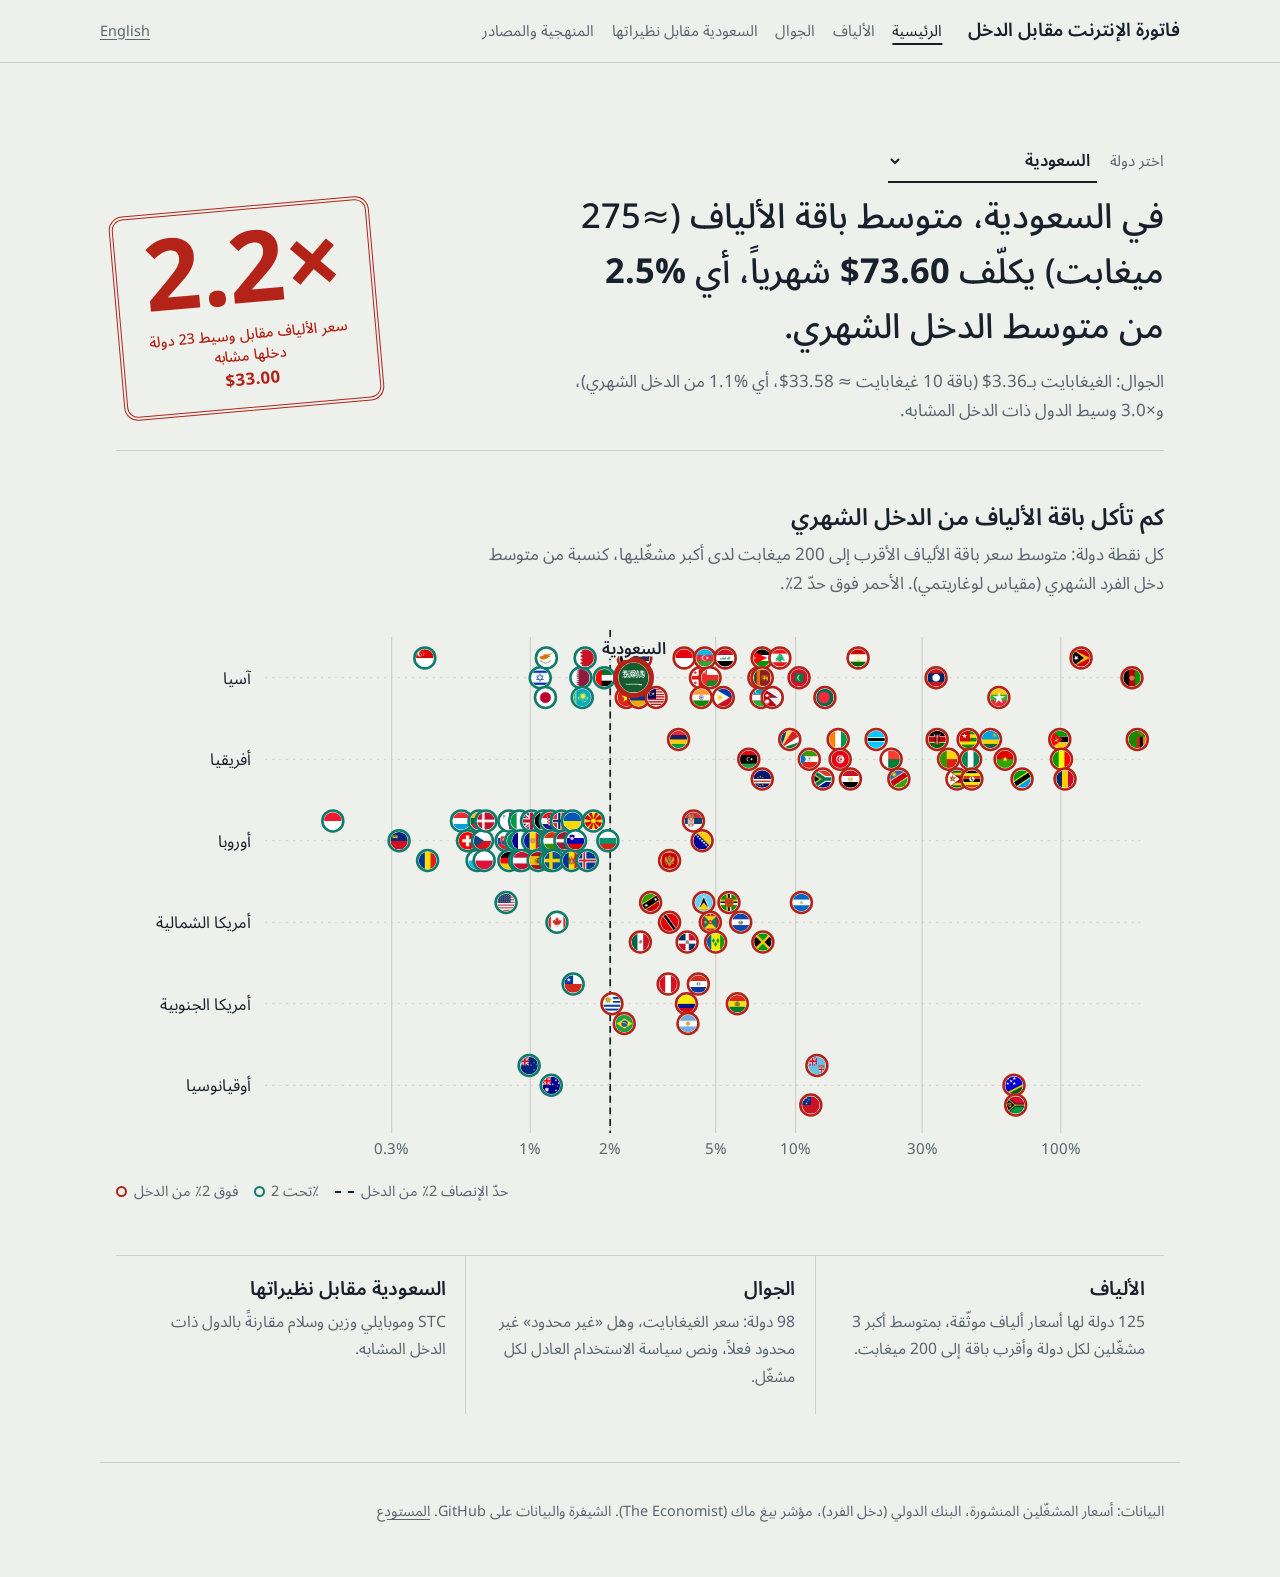
<file: docs/index.html>
<!doctype html>
<html lang="ar" dir="rtl">
<head><meta charset="utf-8"><meta name="viewport" content="width=device-width,initial-scale=1">
<title>فاتورة الإنترنت مقابل الدخل</title><meta name="description" content="دراسة لأسعار الألياف والجوال في 195 دولة، بمتوسط أكبر 3 مشغّلين في كل دولة، مقارنةً بدخل الفرد.">
<link rel="stylesheet" href="assets/fonts.css"><link rel="stylesheet" href="assets/site.css">
</head>
<body>
<header class="top"><a class="brand" href="index.html">فاتورة الإنترنت مقابل الدخل</a>
<nav aria-label="primary"><a href="index.html" aria-current=page>الرئيسية</a><a href="fiber.html">الألياف</a><a href="mobile.html">الجوال</a><a href="saudi.html">السعودية مقابل نظيراتها</a><a href="method.html">المنهجية والمصادر</a></nav>
<a class="lang" href="en/index.html" hreflang="en">English</a></header>
<main>

<section class="hero" aria-live="polite">
<label class="picker"><span>اختر دولة</span><select id="country"><option value="ISL">آيسلندا</option><option value="AZE">أذربيجان</option><option value="ARM">أرمينيا</option><option value="AUS">أستراليا</option><option value="CAF">أفريقيا الوسطى</option><option value="AFG">أفغانستان</option><option value="ALB">ألبانيا</option><option value="DEU">ألمانيا</option><option value="ATG">أنتيغوا وبربودا</option><option value="AND">أندورا</option><option value="AGO">أنغولا</option><option value="URY">أورغواي</option><option value="UZB">أوزبكستان</option><option value="UGA">أوغندا</option><option value="UKR">أوكرانيا</option><option value="IRL">أيرلندا</option><option value="ETH">إثيوبيا</option><option value="ERI">إريتريا</option><option value="ESP">إسبانيا</option><option value="EST">إستونيا</option><option value="ISR">إسرائيل</option><option value="SWZ">إسواتيني</option><option value="IDN">إندونيسيا</option><option value="IRN">إيران</option><option value="ITA">إيطاليا</option><option value="ARG">الأرجنتين</option><option value="JOR">الأردن</option><option value="ECU">الإكوادور</option><option value="ARE">الإمارات</option><option value="BHR">البحرين</option><option value="BRA">البرازيل</option><option value="PRT">البرتغال</option><option value="BIH">البوسنة والهرسك</option><option value="CZE">التشيك</option><option value="MNE">الجبل الأسود</option><option value="DZA">الجزائر</option><option value="DNK">الدانمرك</option><option value="DOM">الدومينيكان</option><option value="CPV">الرأس الأخضر</option><option value="SAU" selected>السعودية</option><option value="SLV">السلفادور</option><option value="SEN">السنغال</option><option value="SDN">السودان</option><option value="SWE">السويد</option><option value="SOM">الصومال</option><option value="CHN">الصين</option><option value="IRQ">العراق</option><option value="GAB">الغابون</option><option value="VAT">الفاتيكان</option><option value="PHL">الفلبين</option><option value="CMR">الكاميرون</option><option value="COG">الكونغو</option><option value="COD">الكونغو الديمقراطية</option><option value="KWT">الكويت</option><option value="MAR">المغرب</option><option value="MEX">المكسيك</option><option value="GBR">المملكة المتحدة</option><option value="NOR">النرويج</option><option value="AUT">النمسا</option><option value="NER">النيجر</option><option value="IND">الهند</option><option value="USA">الولايات المتحدة</option><option value="JPN">اليابان</option><option value="YEM">اليمن</option><option value="GRC">اليونان</option><option value="PNG">بابوا غينيا الجديدة</option><option value="PRY">باراغواي</option><option value="PAK">باكستان</option><option value="PLW">بالاو</option><option value="BRB">بربادوس</option><option value="BRN">بروناي</option><option value="BEL">بلجيكا</option><option value="BGR">بلغاريا</option><option value="BLZ">بليز</option><option value="BGD">بنغلاديش</option><option value="PAN">بنما</option><option value="BEN">بنين</option><option value="BTN">بوتان</option><option value="BWA">بوتسوانا</option><option value="BFA">بوركينا فاسو</option><option value="BDI">بوروندي</option><option value="POL">بولندا</option><option value="BOL">بوليفيا</option><option value="PER">بيرو</option><option value="BLR">بيلاروس</option><option value="THA">تايلاند</option><option value="TKM">تركمانستان</option><option value="TUR">تركيا</option><option value="TTO">ترينيداد وتوباغو</option><option value="TCD">تشاد</option><option value="CHL">تشيلي</option><option value="TZA">تنزانيا</option><option value="TGO">توغو</option><option value="TUV">توفالو</option><option value="TUN">تونس</option><option value="TON">تونغا</option><option value="TLS">تيمور - ليشتي</option><option value="JAM">جامايكا</option><option value="BHS">جزر البهاما</option><option value="COM">جزر القمر</option><option value="MDV">جزر المالديف</option><option value="SLB">جزر سليمان</option><option value="MHL">جزر مارشال</option><option value="ZAF">جنوب أفريقيا</option><option value="SSD">جنوب السودان</option><option value="GEO">جورجيا</option><option value="DJI">جيبوتي</option><option value="DMA">دومينيكا</option><option value="RWA">رواندا</option><option value="RUS">روسيا</option><option value="ROU">رومانيا</option><option value="ZMB">زامبيا</option><option value="ZWE">زيمبابوي</option><option value="CIV">ساحل العاج</option><option value="WSM">ساموا</option><option value="SMR">سان مارينو</option><option value="VCT">سانت فنسنت والغرينادين</option><option value="KNA">سانت كيتس ونيفيس</option><option value="LCA">سانت لوسيا</option><option value="STP">ساو تومي وبرينسيبي</option><option value="LKA">سريلانكا</option><option value="SVK">سلوفاكيا</option><option value="SVN">سلوفينيا</option><option value="SGP">سنغافورة</option><option value="SYR">سوريا</option><option value="SUR">سورينام</option><option value="CHE">سويسرا</option><option value="SLE">سيراليون</option><option value="SYC">سيشل</option><option value="SRB">صربيا</option><option value="TJK">طاجيكستان</option><option value="OMN">عُمان</option><option value="GMB">غامبيا</option><option value="GHA">غانا</option><option value="GRD">غرينادا</option><option value="GTM">غواتيمالا</option><option value="GUY">غيانا</option><option value="GIN">غينيا</option><option value="GNQ">غينيا الاستوائية</option><option value="GNB">غينيا بيساو</option><option value="VUT">فانواتو</option><option value="FRA">فرنسا</option><option value="PSE">فلسطين</option><option value="VEN">فنزويلا</option><option value="FIN">فنلندا</option><option value="VNM">فيتنام</option><option value="FJI">فيجي</option><option value="CYP">قبرص</option><option value="QAT">قطر</option><option value="KGZ">قيرغيزستان</option><option value="KAZ">كازاخستان</option><option value="HRV">كرواتيا</option><option value="KHM">كمبوديا</option><option value="CAN">كندا</option><option value="CUB">كوبا</option><option value="KOR">كوريا الجنوبية</option><option value="PRK">كوريا الشمالية</option><option value="CRI">كوستاريكا</option><option value="COL">كولومبيا</option><option value="KIR">كيريباتي</option><option value="KEN">كينيا</option><option value="LVA">لاتفيا</option><option value="LAO">لاوس</option><option value="LBN">لبنان</option><option value="LUX">لوكسمبورغ</option><option value="LBY">ليبيا</option><option value="LBR">ليبيريا</option><option value="LTU">ليتوانيا</option><option value="LIE">ليختنشتاين</option><option value="LSO">ليسوتو</option><option value="MLT">مالطا</option><option value="MLI">مالي</option><option value="MYS">ماليزيا</option><option value="MDG">مدغشقر</option><option value="EGY">مصر</option><option value="MKD">مقدونيا الشمالية</option><option value="MWI">ملاوي</option><option value="MNG">منغوليا</option><option value="MRT">موريتانيا</option><option value="MUS">موريشيوس</option><option value="MOZ">موزمبيق</option><option value="MDA">مولدوفا</option><option value="MCO">موناكو</option><option value="MMR">ميانمار (بورما)</option><option value="FSM">ميكرونيزيا</option><option value="NAM">ناميبيا</option><option value="NRU">ناورو</option><option value="NPL">نيبال</option><option value="NGA">نيجيريا</option><option value="NIC">نيكاراغوا</option><option value="NZL">نيوزيلندا</option><option value="HTI">هايتي</option><option value="HND">هندوراس</option><option value="HUN">هنغاريا</option><option value="NLD">هولندا</option></select></label>
<p class="lede" id="lede"></p>
<p class="stamp" id="stamp" hidden><span id="stampnum"></span><span id="stamplab"></span></p>
<p class="lede2" id="lede2"></p>
</section>
<section>
<h2>كم تأكل باقة الألياف من الدخل الشهري</h2>
<p class="note">كل نقطة دولة: متوسط سعر باقة الألياف الأقرب إلى 200 ميغابت لدى أكبر مشغّليها، كنسبة من متوسط دخل الفرد الشهري (مقياس لوغاريتمي). الأحمر فوق حدّ 2٪.</p>
<figure class="scroll"><svg class="chart strip" data-kind="f" viewBox="0 0 900 478" role="img" aria-label="كم تأكل باقة الألياف من الدخل الشهري"><defs><clipPath id="fc1" clipPathUnits="objectBoundingBox"><circle cx=".5" cy=".5" r=".5"/></clipPath></defs><line class="grid" x1="236.7" x2="236.7" y1="18" y2="444"/><text class="tick" x="236.7" y="462" text-anchor="middle">0.3%</text><line class="grid" x1="355.8" x2="355.8" y1="18" y2="444"/><text class="tick" x="355.8" y="462" text-anchor="middle">1%</text><line class="grid" x1="424.4" x2="424.4" y1="18" y2="444"/><text class="tick" x="424.4" y="462" text-anchor="middle">2%</text><line class="grid" x1="515.0" x2="515.0" y1="18" y2="444"/><text class="tick" x="515.0" y="462" text-anchor="middle">5%</text><line class="grid" x1="583.6" x2="583.6" y1="18" y2="444"/><text class="tick" x="583.6" y="462" text-anchor="middle">10%</text><line class="grid" x1="692.3" x2="692.3" y1="18" y2="444"/><text class="tick" x="692.3" y="462" text-anchor="middle">30%</text><line class="grid" x1="811.4" x2="811.4" y1="18" y2="444"/><text class="tick" x="811.4" y="462" text-anchor="middle">100%</text><line class="fair" x1="424.4" x2="424.4" y1="12" y2="444"/><line class="lane" x1="128" x2="880" y1="53.0" y2="53.0"/><text class="lab" x="116" y="58.0" text-anchor="end">آسيا</text><g class="dot under" data-iso="SGP" data-x="265.2" data-y="36.0"><circle class="ring" cx="265.2" cy="36.0" r="9"/><image href="assets/flags/sg.webp" x="257.7" y="28.5" width="15" height="15" clip-path="url(#fc1)" preserveAspectRatio="xMidYMid slice"/></g><g class="dot under" data-iso="ISR" data-x="364.3" data-y="53.0"><circle class="ring" cx="364.3" cy="53.0" r="9"/><image href="assets/flags/il.webp" x="356.8" y="45.5" width="15" height="15" clip-path="url(#fc1)" preserveAspectRatio="xMidYMid slice"/></g><g class="dot under" data-iso="JPN" data-x="368.8" data-y="70.0"><circle class="ring" cx="368.8" cy="70.0" r="9"/><image href="assets/flags/jp.webp" x="361.3" y="62.5" width="15" height="15" clip-path="url(#fc1)" preserveAspectRatio="xMidYMid slice"/></g><g class="dot under" data-iso="CYP" data-x="369.6" data-y="36.0"><circle class="ring" cx="369.6" cy="36.0" r="9"/><image href="assets/flags/cy.webp" x="362.1" y="28.5" width="15" height="15" clip-path="url(#fc1)" preserveAspectRatio="xMidYMid slice"/></g><g class="dot under" data-iso="QAT" data-x="399.2" data-y="53.0"><circle class="ring" cx="399.2" cy="53.0" r="9"/><image href="assets/flags/qa.webp" x="391.7" y="45.5" width="15" height="15" clip-path="url(#fc1)" preserveAspectRatio="xMidYMid slice"/></g><g class="dot under" data-iso="KAZ" data-x="400.4" data-y="70.0"><circle class="ring" cx="400.4" cy="70.0" r="9"/><image href="assets/flags/kz.webp" x="392.9" y="62.5" width="15" height="15" clip-path="url(#fc1)" preserveAspectRatio="xMidYMid slice"/></g><g class="dot under" data-iso="BHR" data-x="402.9" data-y="36.0"><circle class="ring" cx="402.9" cy="36.0" r="9"/><image href="assets/flags/bh.webp" x="395.4" y="28.5" width="15" height="15" clip-path="url(#fc1)" preserveAspectRatio="xMidYMid slice"/></g><g class="dot under" data-iso="ARE" data-x="419.3" data-y="53.0"><circle class="ring" cx="419.3" cy="53.0" r="9"/><image href="assets/flags/ae.webp" x="411.8" y="45.5" width="15" height="15" clip-path="url(#fc1)" preserveAspectRatio="xMidYMid slice"/></g><g class="dot over" data-iso="VNM" data-x="438.2" data-y="70.0"><circle class="ring" cx="438.2" cy="70.0" r="9"/><image href="assets/flags/vn.webp" x="430.7" y="62.5" width="15" height="15" clip-path="url(#fc1)" preserveAspectRatio="xMidYMid slice"/></g><g class="dot over" data-iso="KWT" data-x="439.9" data-y="36.0"><circle class="ring" cx="439.9" cy="36.0" r="9"/><image href="assets/flags/kw.webp" x="432.4" y="28.5" width="15" height="15" clip-path="url(#fc1)" preserveAspectRatio="xMidYMid slice"/></g><g class="dot over" data-iso="SAU" data-x="444.5" data-y="53.0"><circle class="ring" cx="444.5" cy="53.0" r="9"/><image href="assets/flags/sa.webp" x="437.0" y="45.5" width="15" height="15" clip-path="url(#fc1)" preserveAspectRatio="xMidYMid slice"/></g><g class="dot over" data-iso="ARM" data-x="448.8" data-y="70.0"><circle class="ring" cx="448.8" cy="70.0" r="9"/><image href="assets/flags/am.webp" x="441.3" y="62.5" width="15" height="15" clip-path="url(#fc1)" preserveAspectRatio="xMidYMid slice"/></g><g class="dot over" data-iso="THA" data-x="450.7" data-y="36.0"><circle class="ring" cx="450.7" cy="36.0" r="9"/><image href="assets/flags/th.webp" x="443.2" y="28.5" width="15" height="15" clip-path="url(#fc1)" preserveAspectRatio="xMidYMid slice"/></g><g class="dot over" data-iso="BRN" data-x="451.1" data-y="53.0"><circle class="ring" cx="451.1" cy="53.0" r="9"/><image href="assets/flags/bn.webp" x="443.6" y="45.5" width="15" height="15" clip-path="url(#fc1)" preserveAspectRatio="xMidYMid slice"/></g><g class="dot over" data-iso="MYS" data-x="463.8" data-y="70.0"><circle class="ring" cx="463.8" cy="70.0" r="9"/><image href="assets/flags/my.webp" x="456.3" y="62.5" width="15" height="15" clip-path="url(#fc1)" preserveAspectRatio="xMidYMid slice"/></g><g class="dot over" data-iso="IDN" data-x="487.9" data-y="36.0"><circle class="ring" cx="487.9" cy="36.0" r="9"/><image href="assets/flags/id.webp" x="480.4" y="28.5" width="15" height="15" clip-path="url(#fc1)" preserveAspectRatio="xMidYMid slice"/></g><g class="dot over" data-iso="GEO" data-x="501.9" data-y="53.0"><circle class="ring" cx="501.9" cy="53.0" r="9"/><image href="assets/flags/ge.webp" x="494.4" y="45.5" width="15" height="15" clip-path="url(#fc1)" preserveAspectRatio="xMidYMid slice"/></g><g class="dot over" data-iso="IND" data-x="502.6" data-y="70.0"><circle class="ring" cx="502.6" cy="70.0" r="9"/><image href="assets/flags/in.webp" x="495.1" y="62.5" width="15" height="15" clip-path="url(#fc1)" preserveAspectRatio="xMidYMid slice"/></g><g class="dot over" data-iso="AZE" data-x="505.7" data-y="36.0"><circle class="ring" cx="505.7" cy="36.0" r="9"/><image href="assets/flags/az.webp" x="498.2" y="28.5" width="15" height="15" clip-path="url(#fc1)" preserveAspectRatio="xMidYMid slice"/></g><g class="dot over" data-iso="OMN" data-x="510.2" data-y="53.0"><circle class="ring" cx="510.2" cy="53.0" r="9"/><image href="assets/flags/om.webp" x="502.7" y="45.5" width="15" height="15" clip-path="url(#fc1)" preserveAspectRatio="xMidYMid slice"/></g><g class="dot over" data-iso="PHL" data-x="521.5" data-y="70.0"><circle class="ring" cx="521.5" cy="70.0" r="9"/><image href="assets/flags/ph.webp" x="514.0" y="62.5" width="15" height="15" clip-path="url(#fc1)" preserveAspectRatio="xMidYMid slice"/></g><g class="dot over" data-iso="IRQ" data-x="523.2" data-y="36.0"><circle class="ring" cx="523.2" cy="36.0" r="9"/><image href="assets/flags/iq.webp" x="515.7" y="28.5" width="15" height="15" clip-path="url(#fc1)" preserveAspectRatio="xMidYMid slice"/></g><g class="dot over" data-iso="KGZ" data-x="552.1" data-y="53.0"><circle class="ring" cx="552.1" cy="53.0" r="9"/><image href="assets/flags/kg.webp" x="544.6" y="45.5" width="15" height="15" clip-path="url(#fc1)" preserveAspectRatio="xMidYMid slice"/></g><g class="dot over" data-iso="UZB" data-x="554.0" data-y="70.0"><circle class="ring" cx="554.0" cy="70.0" r="9"/><image href="assets/flags/uz.webp" x="546.5" y="62.5" width="15" height="15" clip-path="url(#fc1)" preserveAspectRatio="xMidYMid slice"/></g><g class="dot over" data-iso="JOR" data-x="554.9" data-y="36.0"><circle class="ring" cx="554.9" cy="36.0" r="9"/><image href="assets/flags/jo.webp" x="547.4" y="28.5" width="15" height="15" clip-path="url(#fc1)" preserveAspectRatio="xMidYMid slice"/></g><g class="dot over" data-iso="LKA" data-x="555.0" data-y="53.0"><circle class="ring" cx="555.0" cy="53.0" r="9"/><image href="assets/flags/lk.webp" x="547.5" y="45.5" width="15" height="15" clip-path="url(#fc1)" preserveAspectRatio="xMidYMid slice"/></g><g class="dot over" data-iso="NPL" data-x="563.6" data-y="70.0"><circle class="ring" cx="563.6" cy="70.0" r="9"/><image href="assets/flags/np.webp" x="556.1" y="62.5" width="15" height="15" clip-path="url(#fc1)" preserveAspectRatio="xMidYMid slice"/></g><g class="dot over" data-iso="LBN" data-x="570.1" data-y="36.0"><circle class="ring" cx="570.1" cy="36.0" r="9"/><image href="assets/flags/lb.webp" x="562.6" y="28.5" width="15" height="15" clip-path="url(#fc1)" preserveAspectRatio="xMidYMid slice"/></g><g class="dot over" data-iso="MDV" data-x="586.6" data-y="53.0"><circle class="ring" cx="586.6" cy="53.0" r="9"/><image href="assets/flags/mv.webp" x="579.1" y="45.5" width="15" height="15" clip-path="url(#fc1)" preserveAspectRatio="xMidYMid slice"/></g><g class="dot over" data-iso="BGD" data-x="608.8" data-y="70.0"><circle class="ring" cx="608.8" cy="70.0" r="9"/><image href="assets/flags/bd.webp" x="601.3" y="62.5" width="15" height="15" clip-path="url(#fc1)" preserveAspectRatio="xMidYMid slice"/></g><g class="dot over" data-iso="TJK" data-x="637.3" data-y="36.0"><circle class="ring" cx="637.3" cy="36.0" r="9"/><image href="assets/flags/tj.webp" x="629.8" y="28.5" width="15" height="15" clip-path="url(#fc1)" preserveAspectRatio="xMidYMid slice"/></g><g class="dot over" data-iso="LAO" data-x="704.3" data-y="53.0"><circle class="ring" cx="704.3" cy="53.0" r="9"/><image href="assets/flags/la.webp" x="696.8" y="45.5" width="15" height="15" clip-path="url(#fc1)" preserveAspectRatio="xMidYMid slice"/></g><g class="dot over" data-iso="MMR" data-x="758.2" data-y="70.0"><circle class="ring" cx="758.2" cy="70.0" r="9"/><image href="assets/flags/mm.webp" x="750.7" y="62.5" width="15" height="15" clip-path="url(#fc1)" preserveAspectRatio="xMidYMid slice"/></g><g class="dot over" data-iso="TLS" data-x="828.8" data-y="36.0"><circle class="ring" cx="828.8" cy="36.0" r="9"/><image href="assets/flags/tl.webp" x="821.3" y="28.5" width="15" height="15" clip-path="url(#fc1)" preserveAspectRatio="xMidYMid slice"/></g><g class="dot over" data-iso="AFG" data-x="872.5" data-y="53.0"><circle class="ring" cx="872.5" cy="53.0" r="9"/><image href="assets/flags/af.webp" x="865.0" y="45.5" width="15" height="15" clip-path="url(#fc1)" preserveAspectRatio="xMidYMid slice"/></g><line class="lane" x1="128" x2="880" y1="123.0" y2="123.0"/><text class="lab" x="116" y="128.0" text-anchor="end">أفريقيا</text><g class="dot over" data-iso="MUS" data-x="483.1" data-y="106.0"><circle class="ring" cx="483.1" cy="106.0" r="9"/><image href="assets/flags/mu.webp" x="475.6" y="98.5" width="15" height="15" clip-path="url(#fc1)" preserveAspectRatio="xMidYMid slice"/></g><g class="dot over" data-iso="LBY" data-x="543.4" data-y="123.0"><circle class="ring" cx="543.4" cy="123.0" r="9"/><image href="assets/flags/ly.webp" x="535.9" y="115.5" width="15" height="15" clip-path="url(#fc1)" preserveAspectRatio="xMidYMid slice"/></g><g class="dot over" data-iso="CPV" data-x="555.0" data-y="140.0"><circle class="ring" cx="555.0" cy="140.0" r="9"/><image href="assets/flags/cv.webp" x="547.5" y="132.5" width="15" height="15" clip-path="url(#fc1)" preserveAspectRatio="xMidYMid slice"/></g><g class="dot over" data-iso="SYC" data-x="578.6" data-y="106.0"><circle class="ring" cx="578.6" cy="106.0" r="9"/><image href="assets/flags/sc.webp" x="571.1" y="98.5" width="15" height="15" clip-path="url(#fc1)" preserveAspectRatio="xMidYMid slice"/></g><g class="dot over" data-iso="GNQ" data-x="595.4" data-y="123.0"><circle class="ring" cx="595.4" cy="123.0" r="9"/><image href="assets/flags/gq.webp" x="587.9" y="115.5" width="15" height="15" clip-path="url(#fc1)" preserveAspectRatio="xMidYMid slice"/></g><g class="dot over" data-iso="ZAF" data-x="607.1" data-y="140.0"><circle class="ring" cx="607.1" cy="140.0" r="9"/><image href="assets/flags/za.webp" x="599.6" y="132.5" width="15" height="15" clip-path="url(#fc1)" preserveAspectRatio="xMidYMid slice"/></g><g class="dot over" data-iso="CIV" data-x="620.2" data-y="106.0"><circle class="ring" cx="620.2" cy="106.0" r="9"/><image href="assets/flags/ci.webp" x="612.7" y="98.5" width="15" height="15" clip-path="url(#fc1)" preserveAspectRatio="xMidYMid slice"/></g><g class="dot over" data-iso="TUN" data-x="621.9" data-y="123.0"><circle class="ring" cx="621.9" cy="123.0" r="9"/><image href="assets/flags/tn.webp" x="614.4" y="115.5" width="15" height="15" clip-path="url(#fc1)" preserveAspectRatio="xMidYMid slice"/></g><g class="dot over" data-iso="EGY" data-x="630.7" data-y="140.0"><circle class="ring" cx="630.7" cy="140.0" r="9"/><image href="assets/flags/eg.webp" x="623.2" y="132.5" width="15" height="15" clip-path="url(#fc1)" preserveAspectRatio="xMidYMid slice"/></g><g class="dot over" data-iso="BWA" data-x="652.8" data-y="106.0"><circle class="ring" cx="652.8" cy="106.0" r="9"/><image href="assets/flags/bw.webp" x="645.3" y="98.5" width="15" height="15" clip-path="url(#fc1)" preserveAspectRatio="xMidYMid slice"/></g><g class="dot over" data-iso="MDG" data-x="665.7" data-y="123.0"><circle class="ring" cx="665.7" cy="123.0" r="9"/><image href="assets/flags/mg.webp" x="658.2" y="115.5" width="15" height="15" clip-path="url(#fc1)" preserveAspectRatio="xMidYMid slice"/></g><g class="dot over" data-iso="NAM" data-x="672.3" data-y="140.0"><circle class="ring" cx="672.3" cy="140.0" r="9"/><image href="assets/flags/na.webp" x="664.8" y="132.5" width="15" height="15" clip-path="url(#fc1)" preserveAspectRatio="xMidYMid slice"/></g><g class="dot over" data-iso="KEN" data-x="705.2" data-y="106.0"><circle class="ring" cx="705.2" cy="106.0" r="9"/><image href="assets/flags/ke.webp" x="697.7" y="98.5" width="15" height="15" clip-path="url(#fc1)" preserveAspectRatio="xMidYMid slice"/></g><g class="dot over" data-iso="BEN" data-x="715.0" data-y="123.0"><circle class="ring" cx="715.0" cy="123.0" r="9"/><image href="assets/flags/bj.webp" x="707.5" y="115.5" width="15" height="15" clip-path="url(#fc1)" preserveAspectRatio="xMidYMid slice"/></g><g class="dot over" data-iso="ZWE" data-x="722.2" data-y="140.0"><circle class="ring" cx="722.2" cy="140.0" r="9"/><image href="assets/flags/zw.webp" x="714.7" y="132.5" width="15" height="15" clip-path="url(#fc1)" preserveAspectRatio="xMidYMid slice"/></g><g class="dot over" data-iso="TGO" data-x="731.8" data-y="106.0"><circle class="ring" cx="731.8" cy="106.0" r="9"/><image href="assets/flags/tg.webp" x="724.3" y="98.5" width="15" height="15" clip-path="url(#fc1)" preserveAspectRatio="xMidYMid slice"/></g><g class="dot over" data-iso="NGA" data-x="733.9" data-y="123.0"><circle class="ring" cx="733.9" cy="123.0" r="9"/><image href="assets/flags/ng.webp" x="726.4" y="115.5" width="15" height="15" clip-path="url(#fc1)" preserveAspectRatio="xMidYMid slice"/></g><g class="dot over" data-iso="UGA" data-x="735.0" data-y="140.0"><circle class="ring" cx="735.0" cy="140.0" r="9"/><image href="assets/flags/ug.webp" x="727.5" y="132.5" width="15" height="15" clip-path="url(#fc1)" preserveAspectRatio="xMidYMid slice"/></g><g class="dot over" data-iso="RWA" data-x="751.0" data-y="106.0"><circle class="ring" cx="751.0" cy="106.0" r="9"/><image href="assets/flags/rw.webp" x="743.5" y="98.5" width="15" height="15" clip-path="url(#fc1)" preserveAspectRatio="xMidYMid slice"/></g><g class="dot over" data-iso="BFA" data-x="763.5" data-y="123.0"><circle class="ring" cx="763.5" cy="123.0" r="9"/><image href="assets/flags/bf.webp" x="756.0" y="115.5" width="15" height="15" clip-path="url(#fc1)" preserveAspectRatio="xMidYMid slice"/></g><g class="dot over" data-iso="TZA" data-x="778.1" data-y="140.0"><circle class="ring" cx="778.1" cy="140.0" r="9"/><image href="assets/flags/tz.webp" x="770.6" y="132.5" width="15" height="15" clip-path="url(#fc1)" preserveAspectRatio="xMidYMid slice"/></g><g class="dot over" data-iso="MOZ" data-x="810.5" data-y="106.0"><circle class="ring" cx="810.5" cy="106.0" r="9"/><image href="assets/flags/mz.webp" x="803.0" y="98.5" width="15" height="15" clip-path="url(#fc1)" preserveAspectRatio="xMidYMid slice"/></g><g class="dot over" data-iso="MLI" data-x="812.0" data-y="123.0"><circle class="ring" cx="812.0" cy="123.0" r="9"/><image href="assets/flags/ml.webp" x="804.5" y="115.5" width="15" height="15" clip-path="url(#fc1)" preserveAspectRatio="xMidYMid slice"/></g><g class="dot over" data-iso="TCD" data-x="815.0" data-y="140.0"><circle class="ring" cx="815.0" cy="140.0" r="9"/><image href="assets/flags/td.webp" x="807.5" y="132.5" width="15" height="15" clip-path="url(#fc1)" preserveAspectRatio="xMidYMid slice"/></g><g class="dot over" data-iso="ZMB" data-x="877.1" data-y="106.0"><circle class="ring" cx="877.1" cy="106.0" r="9"/><image href="assets/flags/zm.webp" x="869.6" y="98.5" width="15" height="15" clip-path="url(#fc1)" preserveAspectRatio="xMidYMid slice"/></g><line class="lane" x1="128" x2="880" y1="193.0" y2="193.0"/><text class="lab" x="116" y="198.0" text-anchor="end">أوروبا</text><g class="dot under" data-iso="MCO" data-x="186.2" data-y="176.0"><circle class="ring" cx="186.2" cy="176.0" r="9"/><image href="assets/flags/mc.webp" x="178.7" y="168.5" width="15" height="15" clip-path="url(#fc1)" preserveAspectRatio="xMidYMid slice"/></g><g class="dot under" data-iso="LIE" data-x="243.1" data-y="193.0"><circle class="ring" cx="243.1" cy="193.0" r="9"/><image href="assets/flags/li.webp" x="235.6" y="185.5" width="15" height="15" clip-path="url(#fc1)" preserveAspectRatio="xMidYMid slice"/></g><g class="dot under" data-iso="ROU" data-x="267.6" data-y="210.0"><circle class="ring" cx="267.6" cy="210.0" r="9"/><image href="assets/flags/ro.webp" x="260.1" y="202.5" width="15" height="15" clip-path="url(#fc1)" preserveAspectRatio="xMidYMid slice"/></g><g class="dot under" data-iso="LUX" data-x="296.7" data-y="176.0"><circle class="ring" cx="296.7" cy="176.0" r="9"/><image href="assets/flags/lu.webp" x="289.2" y="168.5" width="15" height="15" clip-path="url(#fc1)" preserveAspectRatio="xMidYMid slice"/></g><g class="dot under" data-iso="CHE" data-x="301.9" data-y="193.0"><circle class="ring" cx="301.9" cy="193.0" r="9"/><image href="assets/flags/ch.webp" x="294.4" y="185.5" width="15" height="15" clip-path="url(#fc1)" preserveAspectRatio="xMidYMid slice"/></g><g class="dot under" data-iso="SMR" data-x="310.1" data-y="210.0"><circle class="ring" cx="310.1" cy="210.0" r="9"/><image href="assets/flags/sm.webp" x="302.6" y="202.5" width="15" height="15" clip-path="url(#fc1)" preserveAspectRatio="xMidYMid slice"/></g><g class="dot under" data-iso="LTU" data-x="311.7" data-y="176.0"><circle class="ring" cx="311.7" cy="176.0" r="9"/><image href="assets/flags/lt.webp" x="304.2" y="168.5" width="15" height="15" clip-path="url(#fc1)" preserveAspectRatio="xMidYMid slice"/></g><g class="dot under" data-iso="CZE" data-x="314.7" data-y="193.0"><circle class="ring" cx="314.7" cy="193.0" r="9"/><image href="assets/flags/cz.webp" x="307.2" y="185.5" width="15" height="15" clip-path="url(#fc1)" preserveAspectRatio="xMidYMid slice"/></g><g class="dot under" data-iso="POL" data-x="316.2" data-y="210.0"><circle class="ring" cx="316.2" cy="210.0" r="9"/><image href="assets/flags/pl.webp" x="308.7" y="202.5" width="15" height="15" clip-path="url(#fc1)" preserveAspectRatio="xMidYMid slice"/></g><g class="dot under" data-iso="DNK" data-x="317.7" data-y="176.0"><circle class="ring" cx="317.7" cy="176.0" r="9"/><image href="assets/flags/dk.webp" x="310.2" y="168.5" width="15" height="15" clip-path="url(#fc1)" preserveAspectRatio="xMidYMid slice"/></g><g class="dot under" data-iso="SVK" data-x="335.0" data-y="193.0"><circle class="ring" cx="335.0" cy="193.0" r="9"/><image href="assets/flags/sk.webp" x="327.5" y="185.5" width="15" height="15" clip-path="url(#fc1)" preserveAspectRatio="xMidYMid slice"/></g><g class="dot under" data-iso="DEU" data-x="337.4" data-y="210.0"><circle class="ring" cx="337.4" cy="210.0" r="9"/><image href="assets/flags/de.webp" x="329.9" y="202.5" width="15" height="15" clip-path="url(#fc1)" preserveAspectRatio="xMidYMid slice"/></g><g class="dot under" data-iso="MLT" data-x="337.4" data-y="176.0"><circle class="ring" cx="337.4" cy="176.0" r="9"/><image href="assets/flags/mt.webp" x="329.9" y="168.5" width="15" height="15" clip-path="url(#fc1)" preserveAspectRatio="xMidYMid slice"/></g><g class="dot under" data-iso="ITA" data-x="343.2" data-y="193.0"><circle class="ring" cx="343.2" cy="193.0" r="9"/><image href="assets/flags/it.webp" x="335.7" y="185.5" width="15" height="15" clip-path="url(#fc1)" preserveAspectRatio="xMidYMid slice"/></g><g class="dot under" data-iso="NLD" data-x="346.5" data-y="210.0"><circle class="ring" cx="346.5" cy="210.0" r="9"/><image href="assets/flags/nl.webp" x="339.0" y="202.5" width="15" height="15" clip-path="url(#fc1)" preserveAspectRatio="xMidYMid slice"/></g><g class="dot under" data-iso="IRL" data-x="346.5" data-y="176.0"><circle class="ring" cx="346.5" cy="176.0" r="9"/><image href="assets/flags/ie.webp" x="339.0" y="168.5" width="15" height="15" clip-path="url(#fc1)" preserveAspectRatio="xMidYMid slice"/></g><g class="dot under" data-iso="FRA" data-x="347.6" data-y="193.0"><circle class="ring" cx="347.6" cy="193.0" r="9"/><image href="assets/flags/fr.webp" x="340.1" y="185.5" width="15" height="15" clip-path="url(#fc1)" preserveAspectRatio="xMidYMid slice"/></g><g class="dot under" data-iso="AUT" data-x="348.6" data-y="210.0"><circle class="ring" cx="348.6" cy="210.0" r="9"/><image href="assets/flags/at.webp" x="341.1" y="202.5" width="15" height="15" clip-path="url(#fc1)" preserveAspectRatio="xMidYMid slice"/></g><g class="dot under" data-iso="GBR" data-x="356.8" data-y="176.0"><circle class="ring" cx="356.8" cy="176.0" r="9"/><image href="assets/flags/gb.webp" x="349.3" y="168.5" width="15" height="15" clip-path="url(#fc1)" preserveAspectRatio="xMidYMid slice"/></g><g class="dot under" data-iso="AND" data-x="357.8" data-y="193.0"><circle class="ring" cx="357.8" cy="193.0" r="9"/><image href="assets/flags/ad.webp" x="350.3" y="185.5" width="15" height="15" clip-path="url(#fc1)" preserveAspectRatio="xMidYMid slice"/></g><g class="dot under" data-iso="ESP" data-x="362.5" data-y="210.0"><circle class="ring" cx="362.5" cy="210.0" r="9"/><image href="assets/flags/es.webp" x="355.0" y="202.5" width="15" height="15" clip-path="url(#fc1)" preserveAspectRatio="xMidYMid slice"/></g><g class="dot under" data-iso="BEL" data-x="367.0" data-y="176.0"><circle class="ring" cx="367.0" cy="176.0" r="9"/><image href="assets/flags/be.webp" x="359.5" y="168.5" width="15" height="15" clip-path="url(#fc1)" preserveAspectRatio="xMidYMid slice"/></g><g class="dot under" data-iso="EST" data-x="372.2" data-y="193.0"><circle class="ring" cx="372.2" cy="193.0" r="9"/><image href="assets/flags/ee.webp" x="364.7" y="185.5" width="15" height="15" clip-path="url(#fc1)" preserveAspectRatio="xMidYMid slice"/></g><g class="dot under" data-iso="PRT" data-x="373.0" data-y="210.0"><circle class="ring" cx="373.0" cy="210.0" r="9"/><image href="assets/flags/pt.webp" x="365.5" y="202.5" width="15" height="15" clip-path="url(#fc1)" preserveAspectRatio="xMidYMid slice"/></g><g class="dot under" data-iso="HRV" data-x="373.0" data-y="176.0"><circle class="ring" cx="373.0" cy="176.0" r="9"/><image href="assets/flags/hr.webp" x="365.5" y="168.5" width="15" height="15" clip-path="url(#fc1)" preserveAspectRatio="xMidYMid slice"/></g><g class="dot under" data-iso="HUN" data-x="374.7" data-y="193.0"><circle class="ring" cx="374.7" cy="193.0" r="9"/><image href="assets/flags/hu.webp" x="367.2" y="185.5" width="15" height="15" clip-path="url(#fc1)" preserveAspectRatio="xMidYMid slice"/></g><g class="dot under" data-iso="SWE" data-x="375.5" data-y="210.0"><circle class="ring" cx="375.5" cy="210.0" r="9"/><image href="assets/flags/se.webp" x="368.0" y="202.5" width="15" height="15" clip-path="url(#fc1)" preserveAspectRatio="xMidYMid slice"/></g><g class="dot under" data-iso="NOR" data-x="382.5" data-y="176.0"><circle class="ring" cx="382.5" cy="176.0" r="9"/><image href="assets/flags/no.webp" x="375.0" y="168.5" width="15" height="15" clip-path="url(#fc1)" preserveAspectRatio="xMidYMid slice"/></g><g class="dot under" data-iso="LVA" data-x="385.5" data-y="193.0"><circle class="ring" cx="385.5" cy="193.0" r="9"/><image href="assets/flags/lv.webp" x="378.0" y="185.5" width="15" height="15" clip-path="url(#fc1)" preserveAspectRatio="xMidYMid slice"/></g><g class="dot under" data-iso="MDA" data-x="391.2" data-y="210.0"><circle class="ring" cx="391.2" cy="210.0" r="9"/><image href="assets/flags/md.webp" x="383.7" y="202.5" width="15" height="15" clip-path="url(#fc1)" preserveAspectRatio="xMidYMid slice"/></g><g class="dot under" data-iso="UKR" data-x="391.9" data-y="176.0"><circle class="ring" cx="391.9" cy="176.0" r="9"/><image href="assets/flags/ua.webp" x="384.4" y="168.5" width="15" height="15" clip-path="url(#fc1)" preserveAspectRatio="xMidYMid slice"/></g><g class="dot under" data-iso="SVN" data-x="394.6" data-y="193.0"><circle class="ring" cx="394.6" cy="193.0" r="9"/><image href="assets/flags/si.webp" x="387.1" y="185.5" width="15" height="15" clip-path="url(#fc1)" preserveAspectRatio="xMidYMid slice"/></g><g class="dot under" data-iso="ISL" data-x="404.8" data-y="210.0"><circle class="ring" cx="404.8" cy="210.0" r="9"/><image href="assets/flags/is.webp" x="397.3" y="202.5" width="15" height="15" clip-path="url(#fc1)" preserveAspectRatio="xMidYMid slice"/></g><g class="dot under" data-iso="MKD" data-x="410.0" data-y="176.0"><circle class="ring" cx="410.0" cy="176.0" r="9"/><image href="assets/flags/mk.webp" x="402.5" y="168.5" width="15" height="15" clip-path="url(#fc1)" preserveAspectRatio="xMidYMid slice"/></g><g class="dot under" data-iso="BGR" data-x="422.4" data-y="193.0"><circle class="ring" cx="422.4" cy="193.0" r="9"/><image href="assets/flags/bg.webp" x="414.9" y="185.5" width="15" height="15" clip-path="url(#fc1)" preserveAspectRatio="xMidYMid slice"/></g><g class="dot over" data-iso="MNE" data-x="475.4" data-y="210.0"><circle class="ring" cx="475.4" cy="210.0" r="9"/><image href="assets/flags/me.webp" x="467.9" y="202.5" width="15" height="15" clip-path="url(#fc1)" preserveAspectRatio="xMidYMid slice"/></g><g class="dot over" data-iso="SRB" data-x="495.9" data-y="176.0"><circle class="ring" cx="495.9" cy="176.0" r="9"/><image href="assets/flags/rs.webp" x="488.4" y="168.5" width="15" height="15" clip-path="url(#fc1)" preserveAspectRatio="xMidYMid slice"/></g><g class="dot over" data-iso="BIH" data-x="503.3" data-y="193.0"><circle class="ring" cx="503.3" cy="193.0" r="9"/><image href="assets/flags/ba.webp" x="495.8" y="185.5" width="15" height="15" clip-path="url(#fc1)" preserveAspectRatio="xMidYMid slice"/></g><line class="lane" x1="128" x2="880" y1="263.0" y2="263.0"/><text class="lab" x="116" y="268.0" text-anchor="end">أمريكا الشمالية</text><g class="dot under" data-iso="USA" data-x="335.0" data-y="246.0"><circle class="ring" cx="335.0" cy="246.0" r="9"/><image href="assets/flags/us.webp" x="327.5" y="238.5" width="15" height="15" clip-path="url(#fc1)" preserveAspectRatio="xMidYMid slice"/></g><g class="dot under" data-iso="CAN" data-x="378.7" data-y="263.0"><circle class="ring" cx="378.7" cy="263.0" r="9"/><image href="assets/flags/ca.webp" x="371.2" y="255.5" width="15" height="15" clip-path="url(#fc1)" preserveAspectRatio="xMidYMid slice"/></g><g class="dot over" data-iso="MEX" data-x="450.3" data-y="280.0"><circle class="ring" cx="450.3" cy="280.0" r="9"/><image href="assets/flags/mx.webp" x="442.8" y="272.5" width="15" height="15" clip-path="url(#fc1)" preserveAspectRatio="xMidYMid slice"/></g><g class="dot over" data-iso="KNA" data-x="459.1" data-y="246.0"><circle class="ring" cx="459.1" cy="246.0" r="9"/><image href="assets/flags/kn.webp" x="451.6" y="238.5" width="15" height="15" clip-path="url(#fc1)" preserveAspectRatio="xMidYMid slice"/></g><g class="dot over" data-iso="TTO" data-x="475.4" data-y="263.0"><circle class="ring" cx="475.4" cy="263.0" r="9"/><image href="assets/flags/tt.webp" x="467.9" y="255.5" width="15" height="15" clip-path="url(#fc1)" preserveAspectRatio="xMidYMid slice"/></g><g class="dot over" data-iso="DOM" data-x="490.5" data-y="280.0"><circle class="ring" cx="490.5" cy="280.0" r="9"/><image href="assets/flags/do.webp" x="483.0" y="272.5" width="15" height="15" clip-path="url(#fc1)" preserveAspectRatio="xMidYMid slice"/></g><g class="dot over" data-iso="LCA" data-x="504.8" data-y="246.0"><circle class="ring" cx="504.8" cy="246.0" r="9"/><image href="assets/flags/lc.webp" x="497.3" y="238.5" width="15" height="15" clip-path="url(#fc1)" preserveAspectRatio="xMidYMid slice"/></g><g class="dot over" data-iso="GRD" data-x="510.4" data-y="263.0"><circle class="ring" cx="510.4" cy="263.0" r="9"/><image href="assets/flags/gd.webp" x="502.9" y="255.5" width="15" height="15" clip-path="url(#fc1)" preserveAspectRatio="xMidYMid slice"/></g><g class="dot over" data-iso="VCT" data-x="515.0" data-y="280.0"><circle class="ring" cx="515.0" cy="280.0" r="9"/><image href="assets/flags/vc.webp" x="507.5" y="272.5" width="15" height="15" clip-path="url(#fc1)" preserveAspectRatio="xMidYMid slice"/></g><g class="dot over" data-iso="DMA" data-x="526.4" data-y="246.0"><circle class="ring" cx="526.4" cy="246.0" r="9"/><image href="assets/flags/dm.webp" x="518.9" y="238.5" width="15" height="15" clip-path="url(#fc1)" preserveAspectRatio="xMidYMid slice"/></g><g class="dot over" data-iso="SLV" data-x="536.5" data-y="263.0"><circle class="ring" cx="536.5" cy="263.0" r="9"/><image href="assets/flags/sv.webp" x="529.0" y="255.5" width="15" height="15" clip-path="url(#fc1)" preserveAspectRatio="xMidYMid slice"/></g><g class="dot over" data-iso="JAM" data-x="555.5" data-y="280.0"><circle class="ring" cx="555.5" cy="280.0" r="9"/><image href="assets/flags/jm.webp" x="548.0" y="272.5" width="15" height="15" clip-path="url(#fc1)" preserveAspectRatio="xMidYMid slice"/></g><g class="dot over" data-iso="NIC" data-x="588.6" data-y="246.0"><circle class="ring" cx="588.6" cy="246.0" r="9"/><image href="assets/flags/ni.webp" x="581.1" y="238.5" width="15" height="15" clip-path="url(#fc1)" preserveAspectRatio="xMidYMid slice"/></g><line class="lane" x1="128" x2="880" y1="333.0" y2="333.0"/><text class="lab" x="116" y="338.0" text-anchor="end">أمريكا الجنوبية</text><g class="dot under" data-iso="CHL" data-x="392.6" data-y="316.0"><circle class="ring" cx="392.6" cy="316.0" r="9"/><image href="assets/flags/cl.webp" x="385.1" y="308.5" width="15" height="15" clip-path="url(#fc1)" preserveAspectRatio="xMidYMid slice"/></g><g class="dot over" data-iso="URY" data-x="425.9" data-y="333.0"><circle class="ring" cx="425.9" cy="333.0" r="9"/><image href="assets/flags/uy.webp" x="418.4" y="325.5" width="15" height="15" clip-path="url(#fc1)" preserveAspectRatio="xMidYMid slice"/></g><g class="dot over" data-iso="BRA" data-x="436.5" data-y="350.0"><circle class="ring" cx="436.5" cy="350.0" r="9"/><image href="assets/flags/br.webp" x="429.0" y="342.5" width="15" height="15" clip-path="url(#fc1)" preserveAspectRatio="xMidYMid slice"/></g><g class="dot over" data-iso="PER" data-x="474.2" data-y="316.0"><circle class="ring" cx="474.2" cy="316.0" r="9"/><image href="assets/flags/pe.webp" x="466.7" y="308.5" width="15" height="15" clip-path="url(#fc1)" preserveAspectRatio="xMidYMid slice"/></g><g class="dot over" data-iso="COL" data-x="489.9" data-y="333.0"><circle class="ring" cx="489.9" cy="333.0" r="9"/><image href="assets/flags/co.webp" x="482.4" y="325.5" width="15" height="15" clip-path="url(#fc1)" preserveAspectRatio="xMidYMid slice"/></g><g class="dot over" data-iso="ARG" data-x="491.2" data-y="350.0"><circle class="ring" cx="491.2" cy="350.0" r="9"/><image href="assets/flags/ar.webp" x="483.7" y="342.5" width="15" height="15" clip-path="url(#fc1)" preserveAspectRatio="xMidYMid slice"/></g><g class="dot over" data-iso="PRY" data-x="500.1" data-y="316.0"><circle class="ring" cx="500.1" cy="316.0" r="9"/><image href="assets/flags/py.webp" x="492.6" y="308.5" width="15" height="15" clip-path="url(#fc1)" preserveAspectRatio="xMidYMid slice"/></g><g class="dot over" data-iso="BOL" data-x="533.6" data-y="333.0"><circle class="ring" cx="533.6" cy="333.0" r="9"/><image href="assets/flags/bo.webp" x="526.1" y="325.5" width="15" height="15" clip-path="url(#fc1)" preserveAspectRatio="xMidYMid slice"/></g><line class="lane" x1="128" x2="880" y1="403.0" y2="403.0"/><text class="lab" x="116" y="408.0" text-anchor="end">أوقيانوسيا</text><g class="dot under" data-iso="NZL" data-x="354.8" data-y="386.0"><circle class="ring" cx="354.8" cy="386.0" r="9"/><image href="assets/flags/nz.webp" x="347.3" y="378.5" width="15" height="15" clip-path="url(#fc1)" preserveAspectRatio="xMidYMid slice"/></g><g class="dot under" data-iso="AUS" data-x="373.8" data-y="403.0"><circle class="ring" cx="373.8" cy="403.0" r="9"/><image href="assets/flags/au.webp" x="366.3" y="395.5" width="15" height="15" clip-path="url(#fc1)" preserveAspectRatio="xMidYMid slice"/></g><g class="dot over" data-iso="WSM" data-x="596.7" data-y="420.0"><circle class="ring" cx="596.7" cy="420.0" r="9"/><image href="assets/flags/ws.webp" x="589.2" y="412.5" width="15" height="15" clip-path="url(#fc1)" preserveAspectRatio="xMidYMid slice"/></g><g class="dot over" data-iso="FJI" data-x="601.9" data-y="386.0"><circle class="ring" cx="601.9" cy="386.0" r="9"/><image href="assets/flags/fj.webp" x="594.4" y="378.5" width="15" height="15" clip-path="url(#fc1)" preserveAspectRatio="xMidYMid slice"/></g><g class="dot over" data-iso="SLB" data-x="771.2" data-y="403.0"><circle class="ring" cx="771.2" cy="403.0" r="9"/><image href="assets/flags/sb.webp" x="763.7" y="395.5" width="15" height="15" clip-path="url(#fc1)" preserveAspectRatio="xMidYMid slice"/></g><g class="dot over" data-iso="VUT" data-x="772.6" data-y="420.0"><circle class="ring" cx="772.6" cy="420.0" r="9"/><image href="assets/flags/vu.webp" x="765.1" y="412.5" width="15" height="15" clip-path="url(#fc1)" preserveAspectRatio="xMidYMid slice"/></g></svg>
<figcaption><span class="key over"></span>فوق 2٪ من الدخل
<span class="key under"></span>تحت 2٪
<span class="key fairk"></span>حدّ الإنصاف 2٪ من الدخل</figcaption></figure>
</section>
<section class="cols">
<a class="door" href="fiber.html"><h2>الألياف</h2>
<p>125 دولة لها أسعار ألياف موثّقة، بمتوسط أكبر 3 مشغّلين لكل دولة وأقرب باقة إلى 200 ميغابت.</p></a>
<a class="door" href="mobile.html"><h2>الجوال</h2>
<p>98 دولة: سعر الغيغابايت، وهل «غير محدود» غير محدود فعلاً، ونص سياسة الاستخدام العادل لكل مشغّل.</p></a>
<a class="door" href="saudi.html"><h2>السعودية مقابل نظيراتها</h2>
<p>STC وموبايلي وزين وسلام مقارنةً بالدول ذات الدخل المشابه.</p></a>
</section>
</main>
<footer><p>البيانات: أسعار المشغّلين المنشورة، البنك الدولي (دخل الفرد)، مؤشر بيغ ماك (The Economist). الشيفرة والبيانات على GitHub. <a href="https://github.com/24bit192kHz/internet-scam-study">المستودع</a></p></footer>
<div id="tip" role="status" hidden></div>
<script>window.LANG="ar";</script>
<script src="assets/data.js"></script><script src="assets/site.js"></script>
</body></html>
</file>
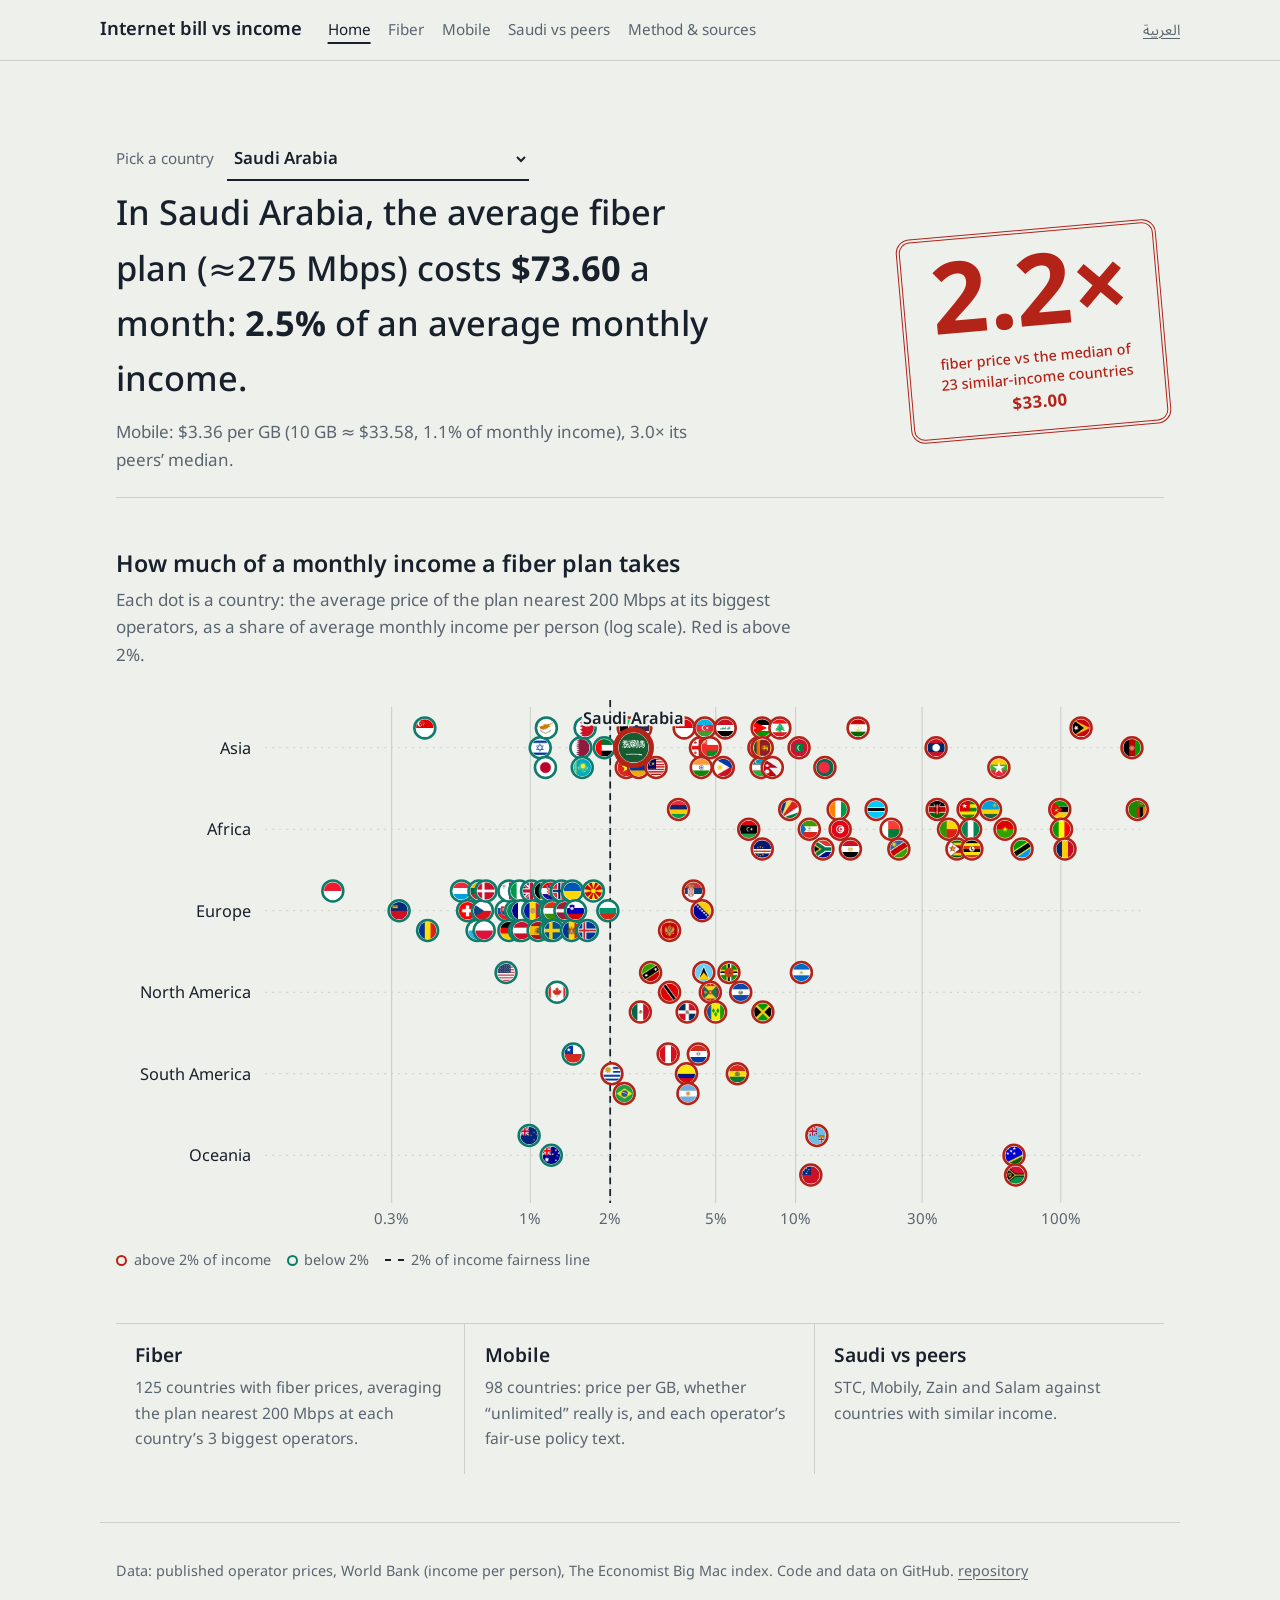
<file: docs/en/index.html>
<!doctype html>
<html lang="en" dir="ltr">
<head><meta charset="utf-8"><meta name="viewport" content="width=device-width,initial-scale=1">
<title>Internet bill vs income</title><meta name="description" content="Fiber and mobile prices in 195 countries, averaged over each country&#x27;s 3 biggest operators, compared with income per person.">
<link rel="stylesheet" href="../assets/fonts.css"><link rel="stylesheet" href="../assets/site.css">
</head>
<body>
<header class="top"><a class="brand" href="index.html">Internet bill vs income</a>
<nav aria-label="primary"><a href="index.html" aria-current=page>Home</a><a href="fiber.html">Fiber</a><a href="mobile.html">Mobile</a><a href="saudi.html">Saudi vs peers</a><a href="method.html">Method &amp; sources</a></nav>
<a class="lang" href="../index.html" hreflang="ar">العربية</a></header>
<main>

<section class="hero" aria-live="polite">
<label class="picker"><span>Pick a country</span><select id="country"><option value="AFG">Afghanistan</option><option value="ALB">Albania</option><option value="DZA">Algeria</option><option value="AND">Andorra</option><option value="AGO">Angola</option><option value="ATG">Antigua and Barbuda</option><option value="ARG">Argentina</option><option value="ARM">Armenia</option><option value="AUS">Australia</option><option value="AUT">Austria</option><option value="AZE">Azerbaijan</option><option value="BHS">Bahamas</option><option value="BHR">Bahrain</option><option value="BGD">Bangladesh</option><option value="BRB">Barbados</option><option value="BLR">Belarus</option><option value="BEL">Belgium</option><option value="BLZ">Belize</option><option value="BEN">Benin</option><option value="BTN">Bhutan</option><option value="BOL">Bolivia</option><option value="BIH">Bosnia and Herzegovina</option><option value="BWA">Botswana</option><option value="BRA">Brazil</option><option value="BRN">Brunei</option><option value="BGR">Bulgaria</option><option value="BFA">Burkina Faso</option><option value="BDI">Burundi</option><option value="CPV">Cabo Verde</option><option value="KHM">Cambodia</option><option value="CMR">Cameroon</option><option value="CAN">Canada</option><option value="CAF">Central African Republic</option><option value="TCD">Chad</option><option value="CHL">Chile</option><option value="CHN">China</option><option value="COL">Colombia</option><option value="COM">Comoros</option><option value="CRI">Costa Rica</option><option value="HRV">Croatia</option><option value="CUB">Cuba</option><option value="CYP">Cyprus</option><option value="CZE">Czechia</option><option value="CIV">Côte d&#x27;Ivoire</option><option value="COD">DR Congo</option><option value="DNK">Denmark</option><option value="DJI">Djibouti</option><option value="DMA">Dominica</option><option value="DOM">Dominican Republic</option><option value="ECU">Ecuador</option><option value="EGY">Egypt</option><option value="SLV">El Salvador</option><option value="GNQ">Equatorial Guinea</option><option value="ERI">Eritrea</option><option value="EST">Estonia</option><option value="SWZ">Eswatini</option><option value="ETH">Ethiopia</option><option value="FJI">Fiji</option><option value="FIN">Finland</option><option value="FRA">France</option><option value="GAB">Gabon</option><option value="GMB">Gambia</option><option value="GEO">Georgia</option><option value="DEU">Germany</option><option value="GHA">Ghana</option><option value="GRC">Greece</option><option value="GRD">Grenada</option><option value="GTM">Guatemala</option><option value="GIN">Guinea</option><option value="GNB">Guinea-Bissau</option><option value="GUY">Guyana</option><option value="HTI">Haiti</option><option value="HND">Honduras</option><option value="HUN">Hungary</option><option value="ISL">Iceland</option><option value="IND">India</option><option value="IDN">Indonesia</option><option value="IRN">Iran</option><option value="IRQ">Iraq</option><option value="IRL">Ireland</option><option value="ISR">Israel</option><option value="ITA">Italy</option><option value="JAM">Jamaica</option><option value="JPN">Japan</option><option value="JOR">Jordan</option><option value="KAZ">Kazakhstan</option><option value="KEN">Kenya</option><option value="KIR">Kiribati</option><option value="KWT">Kuwait</option><option value="KGZ">Kyrgyzstan</option><option value="LAO">Laos</option><option value="LVA">Latvia</option><option value="LBN">Lebanon</option><option value="LSO">Lesotho</option><option value="LBR">Liberia</option><option value="LBY">Libya</option><option value="LIE">Liechtenstein</option><option value="LTU">Lithuania</option><option value="LUX">Luxembourg</option><option value="MDG">Madagascar</option><option value="MWI">Malawi</option><option value="MYS">Malaysia</option><option value="MDV">Maldives</option><option value="MLI">Mali</option><option value="MLT">Malta</option><option value="MHL">Marshall Islands</option><option value="MRT">Mauritania</option><option value="MUS">Mauritius</option><option value="MEX">Mexico</option><option value="FSM">Micronesia</option><option value="MDA">Moldova</option><option value="MCO">Monaco</option><option value="MNG">Mongolia</option><option value="MNE">Montenegro</option><option value="MAR">Morocco</option><option value="MOZ">Mozambique</option><option value="MMR">Myanmar</option><option value="NAM">Namibia</option><option value="NRU">Nauru</option><option value="NPL">Nepal</option><option value="NLD">Netherlands</option><option value="NZL">New Zealand</option><option value="NIC">Nicaragua</option><option value="NER">Niger</option><option value="NGA">Nigeria</option><option value="PRK">North Korea</option><option value="MKD">North Macedonia</option><option value="NOR">Norway</option><option value="OMN">Oman</option><option value="PAK">Pakistan</option><option value="PLW">Palau</option><option value="PSE">Palestine</option><option value="PAN">Panama</option><option value="PNG">Papua New Guinea</option><option value="PRY">Paraguay</option><option value="PER">Peru</option><option value="PHL">Philippines</option><option value="POL">Poland</option><option value="PRT">Portugal</option><option value="QAT">Qatar</option><option value="COG">Republic of the Congo</option><option value="ROU">Romania</option><option value="RUS">Russia</option><option value="RWA">Rwanda</option><option value="KNA">Saint Kitts and Nevis</option><option value="LCA">Saint Lucia</option><option value="VCT">Saint Vincent and the Grenadines</option><option value="WSM">Samoa</option><option value="SMR">San Marino</option><option value="SAU" selected>Saudi Arabia</option><option value="SEN">Senegal</option><option value="SRB">Serbia</option><option value="SYC">Seychelles</option><option value="SLE">Sierra Leone</option><option value="SGP">Singapore</option><option value="SVK">Slovakia</option><option value="SVN">Slovenia</option><option value="SLB">Solomon Islands</option><option value="SOM">Somalia</option><option value="ZAF">South Africa</option><option value="KOR">South Korea</option><option value="SSD">South Sudan</option><option value="ESP">Spain</option><option value="LKA">Sri Lanka</option><option value="SDN">Sudan</option><option value="SUR">Suriname</option><option value="SWE">Sweden</option><option value="CHE">Switzerland</option><option value="SYR">Syria</option><option value="STP">São Tomé and Príncipe</option><option value="TJK">Tajikistan</option><option value="TZA">Tanzania</option><option value="THA">Thailand</option><option value="TLS">Timor-Leste</option><option value="TGO">Togo</option><option value="TON">Tonga</option><option value="TTO">Trinidad and Tobago</option><option value="TUN">Tunisia</option><option value="TUR">Turkey</option><option value="TKM">Turkmenistan</option><option value="TUV">Tuvalu</option><option value="UGA">Uganda</option><option value="UKR">Ukraine</option><option value="ARE">United Arab Emirates</option><option value="GBR">United Kingdom</option><option value="USA">United States</option><option value="URY">Uruguay</option><option value="UZB">Uzbekistan</option><option value="VUT">Vanuatu</option><option value="VAT">Vatican City</option><option value="VEN">Venezuela</option><option value="VNM">Vietnam</option><option value="YEM">Yemen</option><option value="ZMB">Zambia</option><option value="ZWE">Zimbabwe</option></select></label>
<p class="lede" id="lede"></p>
<p class="stamp" id="stamp" hidden><span id="stampnum"></span><span id="stamplab"></span></p>
<p class="lede2" id="lede2"></p>
</section>
<section>
<h2>How much of a monthly income a fiber plan takes</h2>
<p class="note">Each dot is a country: the average price of the plan nearest 200 Mbps at its biggest operators, as a share of average monthly income per person (log scale). Red is above 2%.</p>
<figure class="scroll"><svg class="chart strip" data-kind="f" viewBox="0 0 900 478" role="img" aria-label="How much of a monthly income a fiber plan takes"><defs><clipPath id="fc6" clipPathUnits="objectBoundingBox"><circle cx=".5" cy=".5" r=".5"/></clipPath></defs><line class="grid" x1="236.7" x2="236.7" y1="18" y2="444"/><text class="tick" x="236.7" y="462" text-anchor="middle">0.3%</text><line class="grid" x1="355.8" x2="355.8" y1="18" y2="444"/><text class="tick" x="355.8" y="462" text-anchor="middle">1%</text><line class="grid" x1="424.4" x2="424.4" y1="18" y2="444"/><text class="tick" x="424.4" y="462" text-anchor="middle">2%</text><line class="grid" x1="515.0" x2="515.0" y1="18" y2="444"/><text class="tick" x="515.0" y="462" text-anchor="middle">5%</text><line class="grid" x1="583.6" x2="583.6" y1="18" y2="444"/><text class="tick" x="583.6" y="462" text-anchor="middle">10%</text><line class="grid" x1="692.3" x2="692.3" y1="18" y2="444"/><text class="tick" x="692.3" y="462" text-anchor="middle">30%</text><line class="grid" x1="811.4" x2="811.4" y1="18" y2="444"/><text class="tick" x="811.4" y="462" text-anchor="middle">100%</text><line class="fair" x1="424.4" x2="424.4" y1="12" y2="444"/><line class="lane" x1="128" x2="880" y1="53.0" y2="53.0"/><text class="lab" x="116" y="58.0" text-anchor="end">Asia</text><g class="dot under" data-iso="SGP" data-x="265.2" data-y="36.0"><circle class="ring" cx="265.2" cy="36.0" r="9"/><image href="../assets/flags/sg.webp" x="257.7" y="28.5" width="15" height="15" clip-path="url(#fc6)" preserveAspectRatio="xMidYMid slice"/></g><g class="dot under" data-iso="ISR" data-x="364.3" data-y="53.0"><circle class="ring" cx="364.3" cy="53.0" r="9"/><image href="../assets/flags/il.webp" x="356.8" y="45.5" width="15" height="15" clip-path="url(#fc6)" preserveAspectRatio="xMidYMid slice"/></g><g class="dot under" data-iso="JPN" data-x="368.8" data-y="70.0"><circle class="ring" cx="368.8" cy="70.0" r="9"/><image href="../assets/flags/jp.webp" x="361.3" y="62.5" width="15" height="15" clip-path="url(#fc6)" preserveAspectRatio="xMidYMid slice"/></g><g class="dot under" data-iso="CYP" data-x="369.6" data-y="36.0"><circle class="ring" cx="369.6" cy="36.0" r="9"/><image href="../assets/flags/cy.webp" x="362.1" y="28.5" width="15" height="15" clip-path="url(#fc6)" preserveAspectRatio="xMidYMid slice"/></g><g class="dot under" data-iso="QAT" data-x="399.2" data-y="53.0"><circle class="ring" cx="399.2" cy="53.0" r="9"/><image href="../assets/flags/qa.webp" x="391.7" y="45.5" width="15" height="15" clip-path="url(#fc6)" preserveAspectRatio="xMidYMid slice"/></g><g class="dot under" data-iso="KAZ" data-x="400.4" data-y="70.0"><circle class="ring" cx="400.4" cy="70.0" r="9"/><image href="../assets/flags/kz.webp" x="392.9" y="62.5" width="15" height="15" clip-path="url(#fc6)" preserveAspectRatio="xMidYMid slice"/></g><g class="dot under" data-iso="BHR" data-x="402.9" data-y="36.0"><circle class="ring" cx="402.9" cy="36.0" r="9"/><image href="../assets/flags/bh.webp" x="395.4" y="28.5" width="15" height="15" clip-path="url(#fc6)" preserveAspectRatio="xMidYMid slice"/></g><g class="dot under" data-iso="ARE" data-x="419.3" data-y="53.0"><circle class="ring" cx="419.3" cy="53.0" r="9"/><image href="../assets/flags/ae.webp" x="411.8" y="45.5" width="15" height="15" clip-path="url(#fc6)" preserveAspectRatio="xMidYMid slice"/></g><g class="dot over" data-iso="VNM" data-x="438.2" data-y="70.0"><circle class="ring" cx="438.2" cy="70.0" r="9"/><image href="../assets/flags/vn.webp" x="430.7" y="62.5" width="15" height="15" clip-path="url(#fc6)" preserveAspectRatio="xMidYMid slice"/></g><g class="dot over" data-iso="KWT" data-x="439.9" data-y="36.0"><circle class="ring" cx="439.9" cy="36.0" r="9"/><image href="../assets/flags/kw.webp" x="432.4" y="28.5" width="15" height="15" clip-path="url(#fc6)" preserveAspectRatio="xMidYMid slice"/></g><g class="dot over" data-iso="SAU" data-x="444.5" data-y="53.0"><circle class="ring" cx="444.5" cy="53.0" r="9"/><image href="../assets/flags/sa.webp" x="437.0" y="45.5" width="15" height="15" clip-path="url(#fc6)" preserveAspectRatio="xMidYMid slice"/></g><g class="dot over" data-iso="ARM" data-x="448.8" data-y="70.0"><circle class="ring" cx="448.8" cy="70.0" r="9"/><image href="../assets/flags/am.webp" x="441.3" y="62.5" width="15" height="15" clip-path="url(#fc6)" preserveAspectRatio="xMidYMid slice"/></g><g class="dot over" data-iso="THA" data-x="450.7" data-y="36.0"><circle class="ring" cx="450.7" cy="36.0" r="9"/><image href="../assets/flags/th.webp" x="443.2" y="28.5" width="15" height="15" clip-path="url(#fc6)" preserveAspectRatio="xMidYMid slice"/></g><g class="dot over" data-iso="BRN" data-x="451.1" data-y="53.0"><circle class="ring" cx="451.1" cy="53.0" r="9"/><image href="../assets/flags/bn.webp" x="443.6" y="45.5" width="15" height="15" clip-path="url(#fc6)" preserveAspectRatio="xMidYMid slice"/></g><g class="dot over" data-iso="MYS" data-x="463.8" data-y="70.0"><circle class="ring" cx="463.8" cy="70.0" r="9"/><image href="../assets/flags/my.webp" x="456.3" y="62.5" width="15" height="15" clip-path="url(#fc6)" preserveAspectRatio="xMidYMid slice"/></g><g class="dot over" data-iso="IDN" data-x="487.9" data-y="36.0"><circle class="ring" cx="487.9" cy="36.0" r="9"/><image href="../assets/flags/id.webp" x="480.4" y="28.5" width="15" height="15" clip-path="url(#fc6)" preserveAspectRatio="xMidYMid slice"/></g><g class="dot over" data-iso="GEO" data-x="501.9" data-y="53.0"><circle class="ring" cx="501.9" cy="53.0" r="9"/><image href="../assets/flags/ge.webp" x="494.4" y="45.5" width="15" height="15" clip-path="url(#fc6)" preserveAspectRatio="xMidYMid slice"/></g><g class="dot over" data-iso="IND" data-x="502.6" data-y="70.0"><circle class="ring" cx="502.6" cy="70.0" r="9"/><image href="../assets/flags/in.webp" x="495.1" y="62.5" width="15" height="15" clip-path="url(#fc6)" preserveAspectRatio="xMidYMid slice"/></g><g class="dot over" data-iso="AZE" data-x="505.7" data-y="36.0"><circle class="ring" cx="505.7" cy="36.0" r="9"/><image href="../assets/flags/az.webp" x="498.2" y="28.5" width="15" height="15" clip-path="url(#fc6)" preserveAspectRatio="xMidYMid slice"/></g><g class="dot over" data-iso="OMN" data-x="510.2" data-y="53.0"><circle class="ring" cx="510.2" cy="53.0" r="9"/><image href="../assets/flags/om.webp" x="502.7" y="45.5" width="15" height="15" clip-path="url(#fc6)" preserveAspectRatio="xMidYMid slice"/></g><g class="dot over" data-iso="PHL" data-x="521.5" data-y="70.0"><circle class="ring" cx="521.5" cy="70.0" r="9"/><image href="../assets/flags/ph.webp" x="514.0" y="62.5" width="15" height="15" clip-path="url(#fc6)" preserveAspectRatio="xMidYMid slice"/></g><g class="dot over" data-iso="IRQ" data-x="523.2" data-y="36.0"><circle class="ring" cx="523.2" cy="36.0" r="9"/><image href="../assets/flags/iq.webp" x="515.7" y="28.5" width="15" height="15" clip-path="url(#fc6)" preserveAspectRatio="xMidYMid slice"/></g><g class="dot over" data-iso="KGZ" data-x="552.1" data-y="53.0"><circle class="ring" cx="552.1" cy="53.0" r="9"/><image href="../assets/flags/kg.webp" x="544.6" y="45.5" width="15" height="15" clip-path="url(#fc6)" preserveAspectRatio="xMidYMid slice"/></g><g class="dot over" data-iso="UZB" data-x="554.0" data-y="70.0"><circle class="ring" cx="554.0" cy="70.0" r="9"/><image href="../assets/flags/uz.webp" x="546.5" y="62.5" width="15" height="15" clip-path="url(#fc6)" preserveAspectRatio="xMidYMid slice"/></g><g class="dot over" data-iso="JOR" data-x="554.9" data-y="36.0"><circle class="ring" cx="554.9" cy="36.0" r="9"/><image href="../assets/flags/jo.webp" x="547.4" y="28.5" width="15" height="15" clip-path="url(#fc6)" preserveAspectRatio="xMidYMid slice"/></g><g class="dot over" data-iso="LKA" data-x="555.0" data-y="53.0"><circle class="ring" cx="555.0" cy="53.0" r="9"/><image href="../assets/flags/lk.webp" x="547.5" y="45.5" width="15" height="15" clip-path="url(#fc6)" preserveAspectRatio="xMidYMid slice"/></g><g class="dot over" data-iso="NPL" data-x="563.6" data-y="70.0"><circle class="ring" cx="563.6" cy="70.0" r="9"/><image href="../assets/flags/np.webp" x="556.1" y="62.5" width="15" height="15" clip-path="url(#fc6)" preserveAspectRatio="xMidYMid slice"/></g><g class="dot over" data-iso="LBN" data-x="570.1" data-y="36.0"><circle class="ring" cx="570.1" cy="36.0" r="9"/><image href="../assets/flags/lb.webp" x="562.6" y="28.5" width="15" height="15" clip-path="url(#fc6)" preserveAspectRatio="xMidYMid slice"/></g><g class="dot over" data-iso="MDV" data-x="586.6" data-y="53.0"><circle class="ring" cx="586.6" cy="53.0" r="9"/><image href="../assets/flags/mv.webp" x="579.1" y="45.5" width="15" height="15" clip-path="url(#fc6)" preserveAspectRatio="xMidYMid slice"/></g><g class="dot over" data-iso="BGD" data-x="608.8" data-y="70.0"><circle class="ring" cx="608.8" cy="70.0" r="9"/><image href="../assets/flags/bd.webp" x="601.3" y="62.5" width="15" height="15" clip-path="url(#fc6)" preserveAspectRatio="xMidYMid slice"/></g><g class="dot over" data-iso="TJK" data-x="637.3" data-y="36.0"><circle class="ring" cx="637.3" cy="36.0" r="9"/><image href="../assets/flags/tj.webp" x="629.8" y="28.5" width="15" height="15" clip-path="url(#fc6)" preserveAspectRatio="xMidYMid slice"/></g><g class="dot over" data-iso="LAO" data-x="704.3" data-y="53.0"><circle class="ring" cx="704.3" cy="53.0" r="9"/><image href="../assets/flags/la.webp" x="696.8" y="45.5" width="15" height="15" clip-path="url(#fc6)" preserveAspectRatio="xMidYMid slice"/></g><g class="dot over" data-iso="MMR" data-x="758.2" data-y="70.0"><circle class="ring" cx="758.2" cy="70.0" r="9"/><image href="../assets/flags/mm.webp" x="750.7" y="62.5" width="15" height="15" clip-path="url(#fc6)" preserveAspectRatio="xMidYMid slice"/></g><g class="dot over" data-iso="TLS" data-x="828.8" data-y="36.0"><circle class="ring" cx="828.8" cy="36.0" r="9"/><image href="../assets/flags/tl.webp" x="821.3" y="28.5" width="15" height="15" clip-path="url(#fc6)" preserveAspectRatio="xMidYMid slice"/></g><g class="dot over" data-iso="AFG" data-x="872.5" data-y="53.0"><circle class="ring" cx="872.5" cy="53.0" r="9"/><image href="../assets/flags/af.webp" x="865.0" y="45.5" width="15" height="15" clip-path="url(#fc6)" preserveAspectRatio="xMidYMid slice"/></g><line class="lane" x1="128" x2="880" y1="123.0" y2="123.0"/><text class="lab" x="116" y="128.0" text-anchor="end">Africa</text><g class="dot over" data-iso="MUS" data-x="483.1" data-y="106.0"><circle class="ring" cx="483.1" cy="106.0" r="9"/><image href="../assets/flags/mu.webp" x="475.6" y="98.5" width="15" height="15" clip-path="url(#fc6)" preserveAspectRatio="xMidYMid slice"/></g><g class="dot over" data-iso="LBY" data-x="543.4" data-y="123.0"><circle class="ring" cx="543.4" cy="123.0" r="9"/><image href="../assets/flags/ly.webp" x="535.9" y="115.5" width="15" height="15" clip-path="url(#fc6)" preserveAspectRatio="xMidYMid slice"/></g><g class="dot over" data-iso="CPV" data-x="555.0" data-y="140.0"><circle class="ring" cx="555.0" cy="140.0" r="9"/><image href="../assets/flags/cv.webp" x="547.5" y="132.5" width="15" height="15" clip-path="url(#fc6)" preserveAspectRatio="xMidYMid slice"/></g><g class="dot over" data-iso="SYC" data-x="578.6" data-y="106.0"><circle class="ring" cx="578.6" cy="106.0" r="9"/><image href="../assets/flags/sc.webp" x="571.1" y="98.5" width="15" height="15" clip-path="url(#fc6)" preserveAspectRatio="xMidYMid slice"/></g><g class="dot over" data-iso="GNQ" data-x="595.4" data-y="123.0"><circle class="ring" cx="595.4" cy="123.0" r="9"/><image href="../assets/flags/gq.webp" x="587.9" y="115.5" width="15" height="15" clip-path="url(#fc6)" preserveAspectRatio="xMidYMid slice"/></g><g class="dot over" data-iso="ZAF" data-x="607.1" data-y="140.0"><circle class="ring" cx="607.1" cy="140.0" r="9"/><image href="../assets/flags/za.webp" x="599.6" y="132.5" width="15" height="15" clip-path="url(#fc6)" preserveAspectRatio="xMidYMid slice"/></g><g class="dot over" data-iso="CIV" data-x="620.2" data-y="106.0"><circle class="ring" cx="620.2" cy="106.0" r="9"/><image href="../assets/flags/ci.webp" x="612.7" y="98.5" width="15" height="15" clip-path="url(#fc6)" preserveAspectRatio="xMidYMid slice"/></g><g class="dot over" data-iso="TUN" data-x="621.9" data-y="123.0"><circle class="ring" cx="621.9" cy="123.0" r="9"/><image href="../assets/flags/tn.webp" x="614.4" y="115.5" width="15" height="15" clip-path="url(#fc6)" preserveAspectRatio="xMidYMid slice"/></g><g class="dot over" data-iso="EGY" data-x="630.7" data-y="140.0"><circle class="ring" cx="630.7" cy="140.0" r="9"/><image href="../assets/flags/eg.webp" x="623.2" y="132.5" width="15" height="15" clip-path="url(#fc6)" preserveAspectRatio="xMidYMid slice"/></g><g class="dot over" data-iso="BWA" data-x="652.8" data-y="106.0"><circle class="ring" cx="652.8" cy="106.0" r="9"/><image href="../assets/flags/bw.webp" x="645.3" y="98.5" width="15" height="15" clip-path="url(#fc6)" preserveAspectRatio="xMidYMid slice"/></g><g class="dot over" data-iso="MDG" data-x="665.7" data-y="123.0"><circle class="ring" cx="665.7" cy="123.0" r="9"/><image href="../assets/flags/mg.webp" x="658.2" y="115.5" width="15" height="15" clip-path="url(#fc6)" preserveAspectRatio="xMidYMid slice"/></g><g class="dot over" data-iso="NAM" data-x="672.3" data-y="140.0"><circle class="ring" cx="672.3" cy="140.0" r="9"/><image href="../assets/flags/na.webp" x="664.8" y="132.5" width="15" height="15" clip-path="url(#fc6)" preserveAspectRatio="xMidYMid slice"/></g><g class="dot over" data-iso="KEN" data-x="705.2" data-y="106.0"><circle class="ring" cx="705.2" cy="106.0" r="9"/><image href="../assets/flags/ke.webp" x="697.7" y="98.5" width="15" height="15" clip-path="url(#fc6)" preserveAspectRatio="xMidYMid slice"/></g><g class="dot over" data-iso="BEN" data-x="715.0" data-y="123.0"><circle class="ring" cx="715.0" cy="123.0" r="9"/><image href="../assets/flags/bj.webp" x="707.5" y="115.5" width="15" height="15" clip-path="url(#fc6)" preserveAspectRatio="xMidYMid slice"/></g><g class="dot over" data-iso="ZWE" data-x="722.2" data-y="140.0"><circle class="ring" cx="722.2" cy="140.0" r="9"/><image href="../assets/flags/zw.webp" x="714.7" y="132.5" width="15" height="15" clip-path="url(#fc6)" preserveAspectRatio="xMidYMid slice"/></g><g class="dot over" data-iso="TGO" data-x="731.8" data-y="106.0"><circle class="ring" cx="731.8" cy="106.0" r="9"/><image href="../assets/flags/tg.webp" x="724.3" y="98.5" width="15" height="15" clip-path="url(#fc6)" preserveAspectRatio="xMidYMid slice"/></g><g class="dot over" data-iso="NGA" data-x="733.9" data-y="123.0"><circle class="ring" cx="733.9" cy="123.0" r="9"/><image href="../assets/flags/ng.webp" x="726.4" y="115.5" width="15" height="15" clip-path="url(#fc6)" preserveAspectRatio="xMidYMid slice"/></g><g class="dot over" data-iso="UGA" data-x="735.0" data-y="140.0"><circle class="ring" cx="735.0" cy="140.0" r="9"/><image href="../assets/flags/ug.webp" x="727.5" y="132.5" width="15" height="15" clip-path="url(#fc6)" preserveAspectRatio="xMidYMid slice"/></g><g class="dot over" data-iso="RWA" data-x="751.0" data-y="106.0"><circle class="ring" cx="751.0" cy="106.0" r="9"/><image href="../assets/flags/rw.webp" x="743.5" y="98.5" width="15" height="15" clip-path="url(#fc6)" preserveAspectRatio="xMidYMid slice"/></g><g class="dot over" data-iso="BFA" data-x="763.5" data-y="123.0"><circle class="ring" cx="763.5" cy="123.0" r="9"/><image href="../assets/flags/bf.webp" x="756.0" y="115.5" width="15" height="15" clip-path="url(#fc6)" preserveAspectRatio="xMidYMid slice"/></g><g class="dot over" data-iso="TZA" data-x="778.1" data-y="140.0"><circle class="ring" cx="778.1" cy="140.0" r="9"/><image href="../assets/flags/tz.webp" x="770.6" y="132.5" width="15" height="15" clip-path="url(#fc6)" preserveAspectRatio="xMidYMid slice"/></g><g class="dot over" data-iso="MOZ" data-x="810.5" data-y="106.0"><circle class="ring" cx="810.5" cy="106.0" r="9"/><image href="../assets/flags/mz.webp" x="803.0" y="98.5" width="15" height="15" clip-path="url(#fc6)" preserveAspectRatio="xMidYMid slice"/></g><g class="dot over" data-iso="MLI" data-x="812.0" data-y="123.0"><circle class="ring" cx="812.0" cy="123.0" r="9"/><image href="../assets/flags/ml.webp" x="804.5" y="115.5" width="15" height="15" clip-path="url(#fc6)" preserveAspectRatio="xMidYMid slice"/></g><g class="dot over" data-iso="TCD" data-x="815.0" data-y="140.0"><circle class="ring" cx="815.0" cy="140.0" r="9"/><image href="../assets/flags/td.webp" x="807.5" y="132.5" width="15" height="15" clip-path="url(#fc6)" preserveAspectRatio="xMidYMid slice"/></g><g class="dot over" data-iso="ZMB" data-x="877.1" data-y="106.0"><circle class="ring" cx="877.1" cy="106.0" r="9"/><image href="../assets/flags/zm.webp" x="869.6" y="98.5" width="15" height="15" clip-path="url(#fc6)" preserveAspectRatio="xMidYMid slice"/></g><line class="lane" x1="128" x2="880" y1="193.0" y2="193.0"/><text class="lab" x="116" y="198.0" text-anchor="end">Europe</text><g class="dot under" data-iso="MCO" data-x="186.2" data-y="176.0"><circle class="ring" cx="186.2" cy="176.0" r="9"/><image href="../assets/flags/mc.webp" x="178.7" y="168.5" width="15" height="15" clip-path="url(#fc6)" preserveAspectRatio="xMidYMid slice"/></g><g class="dot under" data-iso="LIE" data-x="243.1" data-y="193.0"><circle class="ring" cx="243.1" cy="193.0" r="9"/><image href="../assets/flags/li.webp" x="235.6" y="185.5" width="15" height="15" clip-path="url(#fc6)" preserveAspectRatio="xMidYMid slice"/></g><g class="dot under" data-iso="ROU" data-x="267.6" data-y="210.0"><circle class="ring" cx="267.6" cy="210.0" r="9"/><image href="../assets/flags/ro.webp" x="260.1" y="202.5" width="15" height="15" clip-path="url(#fc6)" preserveAspectRatio="xMidYMid slice"/></g><g class="dot under" data-iso="LUX" data-x="296.7" data-y="176.0"><circle class="ring" cx="296.7" cy="176.0" r="9"/><image href="../assets/flags/lu.webp" x="289.2" y="168.5" width="15" height="15" clip-path="url(#fc6)" preserveAspectRatio="xMidYMid slice"/></g><g class="dot under" data-iso="CHE" data-x="301.9" data-y="193.0"><circle class="ring" cx="301.9" cy="193.0" r="9"/><image href="../assets/flags/ch.webp" x="294.4" y="185.5" width="15" height="15" clip-path="url(#fc6)" preserveAspectRatio="xMidYMid slice"/></g><g class="dot under" data-iso="SMR" data-x="310.1" data-y="210.0"><circle class="ring" cx="310.1" cy="210.0" r="9"/><image href="../assets/flags/sm.webp" x="302.6" y="202.5" width="15" height="15" clip-path="url(#fc6)" preserveAspectRatio="xMidYMid slice"/></g><g class="dot under" data-iso="LTU" data-x="311.7" data-y="176.0"><circle class="ring" cx="311.7" cy="176.0" r="9"/><image href="../assets/flags/lt.webp" x="304.2" y="168.5" width="15" height="15" clip-path="url(#fc6)" preserveAspectRatio="xMidYMid slice"/></g><g class="dot under" data-iso="CZE" data-x="314.7" data-y="193.0"><circle class="ring" cx="314.7" cy="193.0" r="9"/><image href="../assets/flags/cz.webp" x="307.2" y="185.5" width="15" height="15" clip-path="url(#fc6)" preserveAspectRatio="xMidYMid slice"/></g><g class="dot under" data-iso="POL" data-x="316.2" data-y="210.0"><circle class="ring" cx="316.2" cy="210.0" r="9"/><image href="../assets/flags/pl.webp" x="308.7" y="202.5" width="15" height="15" clip-path="url(#fc6)" preserveAspectRatio="xMidYMid slice"/></g><g class="dot under" data-iso="DNK" data-x="317.7" data-y="176.0"><circle class="ring" cx="317.7" cy="176.0" r="9"/><image href="../assets/flags/dk.webp" x="310.2" y="168.5" width="15" height="15" clip-path="url(#fc6)" preserveAspectRatio="xMidYMid slice"/></g><g class="dot under" data-iso="SVK" data-x="335.0" data-y="193.0"><circle class="ring" cx="335.0" cy="193.0" r="9"/><image href="../assets/flags/sk.webp" x="327.5" y="185.5" width="15" height="15" clip-path="url(#fc6)" preserveAspectRatio="xMidYMid slice"/></g><g class="dot under" data-iso="DEU" data-x="337.4" data-y="210.0"><circle class="ring" cx="337.4" cy="210.0" r="9"/><image href="../assets/flags/de.webp" x="329.9" y="202.5" width="15" height="15" clip-path="url(#fc6)" preserveAspectRatio="xMidYMid slice"/></g><g class="dot under" data-iso="MLT" data-x="337.4" data-y="176.0"><circle class="ring" cx="337.4" cy="176.0" r="9"/><image href="../assets/flags/mt.webp" x="329.9" y="168.5" width="15" height="15" clip-path="url(#fc6)" preserveAspectRatio="xMidYMid slice"/></g><g class="dot under" data-iso="ITA" data-x="343.2" data-y="193.0"><circle class="ring" cx="343.2" cy="193.0" r="9"/><image href="../assets/flags/it.webp" x="335.7" y="185.5" width="15" height="15" clip-path="url(#fc6)" preserveAspectRatio="xMidYMid slice"/></g><g class="dot under" data-iso="NLD" data-x="346.5" data-y="210.0"><circle class="ring" cx="346.5" cy="210.0" r="9"/><image href="../assets/flags/nl.webp" x="339.0" y="202.5" width="15" height="15" clip-path="url(#fc6)" preserveAspectRatio="xMidYMid slice"/></g><g class="dot under" data-iso="IRL" data-x="346.5" data-y="176.0"><circle class="ring" cx="346.5" cy="176.0" r="9"/><image href="../assets/flags/ie.webp" x="339.0" y="168.5" width="15" height="15" clip-path="url(#fc6)" preserveAspectRatio="xMidYMid slice"/></g><g class="dot under" data-iso="FRA" data-x="347.6" data-y="193.0"><circle class="ring" cx="347.6" cy="193.0" r="9"/><image href="../assets/flags/fr.webp" x="340.1" y="185.5" width="15" height="15" clip-path="url(#fc6)" preserveAspectRatio="xMidYMid slice"/></g><g class="dot under" data-iso="AUT" data-x="348.6" data-y="210.0"><circle class="ring" cx="348.6" cy="210.0" r="9"/><image href="../assets/flags/at.webp" x="341.1" y="202.5" width="15" height="15" clip-path="url(#fc6)" preserveAspectRatio="xMidYMid slice"/></g><g class="dot under" data-iso="GBR" data-x="356.8" data-y="176.0"><circle class="ring" cx="356.8" cy="176.0" r="9"/><image href="../assets/flags/gb.webp" x="349.3" y="168.5" width="15" height="15" clip-path="url(#fc6)" preserveAspectRatio="xMidYMid slice"/></g><g class="dot under" data-iso="AND" data-x="357.8" data-y="193.0"><circle class="ring" cx="357.8" cy="193.0" r="9"/><image href="../assets/flags/ad.webp" x="350.3" y="185.5" width="15" height="15" clip-path="url(#fc6)" preserveAspectRatio="xMidYMid slice"/></g><g class="dot under" data-iso="ESP" data-x="362.5" data-y="210.0"><circle class="ring" cx="362.5" cy="210.0" r="9"/><image href="../assets/flags/es.webp" x="355.0" y="202.5" width="15" height="15" clip-path="url(#fc6)" preserveAspectRatio="xMidYMid slice"/></g><g class="dot under" data-iso="BEL" data-x="367.0" data-y="176.0"><circle class="ring" cx="367.0" cy="176.0" r="9"/><image href="../assets/flags/be.webp" x="359.5" y="168.5" width="15" height="15" clip-path="url(#fc6)" preserveAspectRatio="xMidYMid slice"/></g><g class="dot under" data-iso="EST" data-x="372.2" data-y="193.0"><circle class="ring" cx="372.2" cy="193.0" r="9"/><image href="../assets/flags/ee.webp" x="364.7" y="185.5" width="15" height="15" clip-path="url(#fc6)" preserveAspectRatio="xMidYMid slice"/></g><g class="dot under" data-iso="PRT" data-x="373.0" data-y="210.0"><circle class="ring" cx="373.0" cy="210.0" r="9"/><image href="../assets/flags/pt.webp" x="365.5" y="202.5" width="15" height="15" clip-path="url(#fc6)" preserveAspectRatio="xMidYMid slice"/></g><g class="dot under" data-iso="HRV" data-x="373.0" data-y="176.0"><circle class="ring" cx="373.0" cy="176.0" r="9"/><image href="../assets/flags/hr.webp" x="365.5" y="168.5" width="15" height="15" clip-path="url(#fc6)" preserveAspectRatio="xMidYMid slice"/></g><g class="dot under" data-iso="HUN" data-x="374.7" data-y="193.0"><circle class="ring" cx="374.7" cy="193.0" r="9"/><image href="../assets/flags/hu.webp" x="367.2" y="185.5" width="15" height="15" clip-path="url(#fc6)" preserveAspectRatio="xMidYMid slice"/></g><g class="dot under" data-iso="SWE" data-x="375.5" data-y="210.0"><circle class="ring" cx="375.5" cy="210.0" r="9"/><image href="../assets/flags/se.webp" x="368.0" y="202.5" width="15" height="15" clip-path="url(#fc6)" preserveAspectRatio="xMidYMid slice"/></g><g class="dot under" data-iso="NOR" data-x="382.5" data-y="176.0"><circle class="ring" cx="382.5" cy="176.0" r="9"/><image href="../assets/flags/no.webp" x="375.0" y="168.5" width="15" height="15" clip-path="url(#fc6)" preserveAspectRatio="xMidYMid slice"/></g><g class="dot under" data-iso="LVA" data-x="385.5" data-y="193.0"><circle class="ring" cx="385.5" cy="193.0" r="9"/><image href="../assets/flags/lv.webp" x="378.0" y="185.5" width="15" height="15" clip-path="url(#fc6)" preserveAspectRatio="xMidYMid slice"/></g><g class="dot under" data-iso="MDA" data-x="391.2" data-y="210.0"><circle class="ring" cx="391.2" cy="210.0" r="9"/><image href="../assets/flags/md.webp" x="383.7" y="202.5" width="15" height="15" clip-path="url(#fc6)" preserveAspectRatio="xMidYMid slice"/></g><g class="dot under" data-iso="UKR" data-x="391.9" data-y="176.0"><circle class="ring" cx="391.9" cy="176.0" r="9"/><image href="../assets/flags/ua.webp" x="384.4" y="168.5" width="15" height="15" clip-path="url(#fc6)" preserveAspectRatio="xMidYMid slice"/></g><g class="dot under" data-iso="SVN" data-x="394.6" data-y="193.0"><circle class="ring" cx="394.6" cy="193.0" r="9"/><image href="../assets/flags/si.webp" x="387.1" y="185.5" width="15" height="15" clip-path="url(#fc6)" preserveAspectRatio="xMidYMid slice"/></g><g class="dot under" data-iso="ISL" data-x="404.8" data-y="210.0"><circle class="ring" cx="404.8" cy="210.0" r="9"/><image href="../assets/flags/is.webp" x="397.3" y="202.5" width="15" height="15" clip-path="url(#fc6)" preserveAspectRatio="xMidYMid slice"/></g><g class="dot under" data-iso="MKD" data-x="410.0" data-y="176.0"><circle class="ring" cx="410.0" cy="176.0" r="9"/><image href="../assets/flags/mk.webp" x="402.5" y="168.5" width="15" height="15" clip-path="url(#fc6)" preserveAspectRatio="xMidYMid slice"/></g><g class="dot under" data-iso="BGR" data-x="422.4" data-y="193.0"><circle class="ring" cx="422.4" cy="193.0" r="9"/><image href="../assets/flags/bg.webp" x="414.9" y="185.5" width="15" height="15" clip-path="url(#fc6)" preserveAspectRatio="xMidYMid slice"/></g><g class="dot over" data-iso="MNE" data-x="475.4" data-y="210.0"><circle class="ring" cx="475.4" cy="210.0" r="9"/><image href="../assets/flags/me.webp" x="467.9" y="202.5" width="15" height="15" clip-path="url(#fc6)" preserveAspectRatio="xMidYMid slice"/></g><g class="dot over" data-iso="SRB" data-x="495.9" data-y="176.0"><circle class="ring" cx="495.9" cy="176.0" r="9"/><image href="../assets/flags/rs.webp" x="488.4" y="168.5" width="15" height="15" clip-path="url(#fc6)" preserveAspectRatio="xMidYMid slice"/></g><g class="dot over" data-iso="BIH" data-x="503.3" data-y="193.0"><circle class="ring" cx="503.3" cy="193.0" r="9"/><image href="../assets/flags/ba.webp" x="495.8" y="185.5" width="15" height="15" clip-path="url(#fc6)" preserveAspectRatio="xMidYMid slice"/></g><line class="lane" x1="128" x2="880" y1="263.0" y2="263.0"/><text class="lab" x="116" y="268.0" text-anchor="end">North America</text><g class="dot under" data-iso="USA" data-x="335.0" data-y="246.0"><circle class="ring" cx="335.0" cy="246.0" r="9"/><image href="../assets/flags/us.webp" x="327.5" y="238.5" width="15" height="15" clip-path="url(#fc6)" preserveAspectRatio="xMidYMid slice"/></g><g class="dot under" data-iso="CAN" data-x="378.7" data-y="263.0"><circle class="ring" cx="378.7" cy="263.0" r="9"/><image href="../assets/flags/ca.webp" x="371.2" y="255.5" width="15" height="15" clip-path="url(#fc6)" preserveAspectRatio="xMidYMid slice"/></g><g class="dot over" data-iso="MEX" data-x="450.3" data-y="280.0"><circle class="ring" cx="450.3" cy="280.0" r="9"/><image href="../assets/flags/mx.webp" x="442.8" y="272.5" width="15" height="15" clip-path="url(#fc6)" preserveAspectRatio="xMidYMid slice"/></g><g class="dot over" data-iso="KNA" data-x="459.1" data-y="246.0"><circle class="ring" cx="459.1" cy="246.0" r="9"/><image href="../assets/flags/kn.webp" x="451.6" y="238.5" width="15" height="15" clip-path="url(#fc6)" preserveAspectRatio="xMidYMid slice"/></g><g class="dot over" data-iso="TTO" data-x="475.4" data-y="263.0"><circle class="ring" cx="475.4" cy="263.0" r="9"/><image href="../assets/flags/tt.webp" x="467.9" y="255.5" width="15" height="15" clip-path="url(#fc6)" preserveAspectRatio="xMidYMid slice"/></g><g class="dot over" data-iso="DOM" data-x="490.5" data-y="280.0"><circle class="ring" cx="490.5" cy="280.0" r="9"/><image href="../assets/flags/do.webp" x="483.0" y="272.5" width="15" height="15" clip-path="url(#fc6)" preserveAspectRatio="xMidYMid slice"/></g><g class="dot over" data-iso="LCA" data-x="504.8" data-y="246.0"><circle class="ring" cx="504.8" cy="246.0" r="9"/><image href="../assets/flags/lc.webp" x="497.3" y="238.5" width="15" height="15" clip-path="url(#fc6)" preserveAspectRatio="xMidYMid slice"/></g><g class="dot over" data-iso="GRD" data-x="510.4" data-y="263.0"><circle class="ring" cx="510.4" cy="263.0" r="9"/><image href="../assets/flags/gd.webp" x="502.9" y="255.5" width="15" height="15" clip-path="url(#fc6)" preserveAspectRatio="xMidYMid slice"/></g><g class="dot over" data-iso="VCT" data-x="515.0" data-y="280.0"><circle class="ring" cx="515.0" cy="280.0" r="9"/><image href="../assets/flags/vc.webp" x="507.5" y="272.5" width="15" height="15" clip-path="url(#fc6)" preserveAspectRatio="xMidYMid slice"/></g><g class="dot over" data-iso="DMA" data-x="526.4" data-y="246.0"><circle class="ring" cx="526.4" cy="246.0" r="9"/><image href="../assets/flags/dm.webp" x="518.9" y="238.5" width="15" height="15" clip-path="url(#fc6)" preserveAspectRatio="xMidYMid slice"/></g><g class="dot over" data-iso="SLV" data-x="536.5" data-y="263.0"><circle class="ring" cx="536.5" cy="263.0" r="9"/><image href="../assets/flags/sv.webp" x="529.0" y="255.5" width="15" height="15" clip-path="url(#fc6)" preserveAspectRatio="xMidYMid slice"/></g><g class="dot over" data-iso="JAM" data-x="555.5" data-y="280.0"><circle class="ring" cx="555.5" cy="280.0" r="9"/><image href="../assets/flags/jm.webp" x="548.0" y="272.5" width="15" height="15" clip-path="url(#fc6)" preserveAspectRatio="xMidYMid slice"/></g><g class="dot over" data-iso="NIC" data-x="588.6" data-y="246.0"><circle class="ring" cx="588.6" cy="246.0" r="9"/><image href="../assets/flags/ni.webp" x="581.1" y="238.5" width="15" height="15" clip-path="url(#fc6)" preserveAspectRatio="xMidYMid slice"/></g><line class="lane" x1="128" x2="880" y1="333.0" y2="333.0"/><text class="lab" x="116" y="338.0" text-anchor="end">South America</text><g class="dot under" data-iso="CHL" data-x="392.6" data-y="316.0"><circle class="ring" cx="392.6" cy="316.0" r="9"/><image href="../assets/flags/cl.webp" x="385.1" y="308.5" width="15" height="15" clip-path="url(#fc6)" preserveAspectRatio="xMidYMid slice"/></g><g class="dot over" data-iso="URY" data-x="425.9" data-y="333.0"><circle class="ring" cx="425.9" cy="333.0" r="9"/><image href="../assets/flags/uy.webp" x="418.4" y="325.5" width="15" height="15" clip-path="url(#fc6)" preserveAspectRatio="xMidYMid slice"/></g><g class="dot over" data-iso="BRA" data-x="436.5" data-y="350.0"><circle class="ring" cx="436.5" cy="350.0" r="9"/><image href="../assets/flags/br.webp" x="429.0" y="342.5" width="15" height="15" clip-path="url(#fc6)" preserveAspectRatio="xMidYMid slice"/></g><g class="dot over" data-iso="PER" data-x="474.2" data-y="316.0"><circle class="ring" cx="474.2" cy="316.0" r="9"/><image href="../assets/flags/pe.webp" x="466.7" y="308.5" width="15" height="15" clip-path="url(#fc6)" preserveAspectRatio="xMidYMid slice"/></g><g class="dot over" data-iso="COL" data-x="489.9" data-y="333.0"><circle class="ring" cx="489.9" cy="333.0" r="9"/><image href="../assets/flags/co.webp" x="482.4" y="325.5" width="15" height="15" clip-path="url(#fc6)" preserveAspectRatio="xMidYMid slice"/></g><g class="dot over" data-iso="ARG" data-x="491.2" data-y="350.0"><circle class="ring" cx="491.2" cy="350.0" r="9"/><image href="../assets/flags/ar.webp" x="483.7" y="342.5" width="15" height="15" clip-path="url(#fc6)" preserveAspectRatio="xMidYMid slice"/></g><g class="dot over" data-iso="PRY" data-x="500.1" data-y="316.0"><circle class="ring" cx="500.1" cy="316.0" r="9"/><image href="../assets/flags/py.webp" x="492.6" y="308.5" width="15" height="15" clip-path="url(#fc6)" preserveAspectRatio="xMidYMid slice"/></g><g class="dot over" data-iso="BOL" data-x="533.6" data-y="333.0"><circle class="ring" cx="533.6" cy="333.0" r="9"/><image href="../assets/flags/bo.webp" x="526.1" y="325.5" width="15" height="15" clip-path="url(#fc6)" preserveAspectRatio="xMidYMid slice"/></g><line class="lane" x1="128" x2="880" y1="403.0" y2="403.0"/><text class="lab" x="116" y="408.0" text-anchor="end">Oceania</text><g class="dot under" data-iso="NZL" data-x="354.8" data-y="386.0"><circle class="ring" cx="354.8" cy="386.0" r="9"/><image href="../assets/flags/nz.webp" x="347.3" y="378.5" width="15" height="15" clip-path="url(#fc6)" preserveAspectRatio="xMidYMid slice"/></g><g class="dot under" data-iso="AUS" data-x="373.8" data-y="403.0"><circle class="ring" cx="373.8" cy="403.0" r="9"/><image href="../assets/flags/au.webp" x="366.3" y="395.5" width="15" height="15" clip-path="url(#fc6)" preserveAspectRatio="xMidYMid slice"/></g><g class="dot over" data-iso="WSM" data-x="596.7" data-y="420.0"><circle class="ring" cx="596.7" cy="420.0" r="9"/><image href="../assets/flags/ws.webp" x="589.2" y="412.5" width="15" height="15" clip-path="url(#fc6)" preserveAspectRatio="xMidYMid slice"/></g><g class="dot over" data-iso="FJI" data-x="601.9" data-y="386.0"><circle class="ring" cx="601.9" cy="386.0" r="9"/><image href="../assets/flags/fj.webp" x="594.4" y="378.5" width="15" height="15" clip-path="url(#fc6)" preserveAspectRatio="xMidYMid slice"/></g><g class="dot over" data-iso="SLB" data-x="771.2" data-y="403.0"><circle class="ring" cx="771.2" cy="403.0" r="9"/><image href="../assets/flags/sb.webp" x="763.7" y="395.5" width="15" height="15" clip-path="url(#fc6)" preserveAspectRatio="xMidYMid slice"/></g><g class="dot over" data-iso="VUT" data-x="772.6" data-y="420.0"><circle class="ring" cx="772.6" cy="420.0" r="9"/><image href="../assets/flags/vu.webp" x="765.1" y="412.5" width="15" height="15" clip-path="url(#fc6)" preserveAspectRatio="xMidYMid slice"/></g></svg>
<figcaption><span class="key over"></span>above 2% of income
<span class="key under"></span>below 2%
<span class="key fairk"></span>2% of income fairness line</figcaption></figure>
</section>
<section class="cols">
<a class="door" href="fiber.html"><h2>Fiber</h2>
<p>125 countries with fiber prices, averaging the plan nearest 200 Mbps at each country’s 3 biggest operators.</p></a>
<a class="door" href="mobile.html"><h2>Mobile</h2>
<p>98 countries: price per GB, whether “unlimited” really is, and each operator’s fair-use policy text.</p></a>
<a class="door" href="saudi.html"><h2>Saudi vs peers</h2>
<p>STC, Mobily, Zain and Salam against countries with similar income.</p></a>
</section>
</main>
<footer><p>Data: published operator prices, World Bank (income per person), The Economist Big Mac index. Code and data on GitHub. <a href="https://github.com/24bit192kHz/internet-scam-study">repository</a></p></footer>
<div id="tip" role="status" hidden></div>
<script>window.LANG="en";</script>
<script src="../assets/data.js"></script><script src="../assets/site.js"></script>
</body></html>
</file>
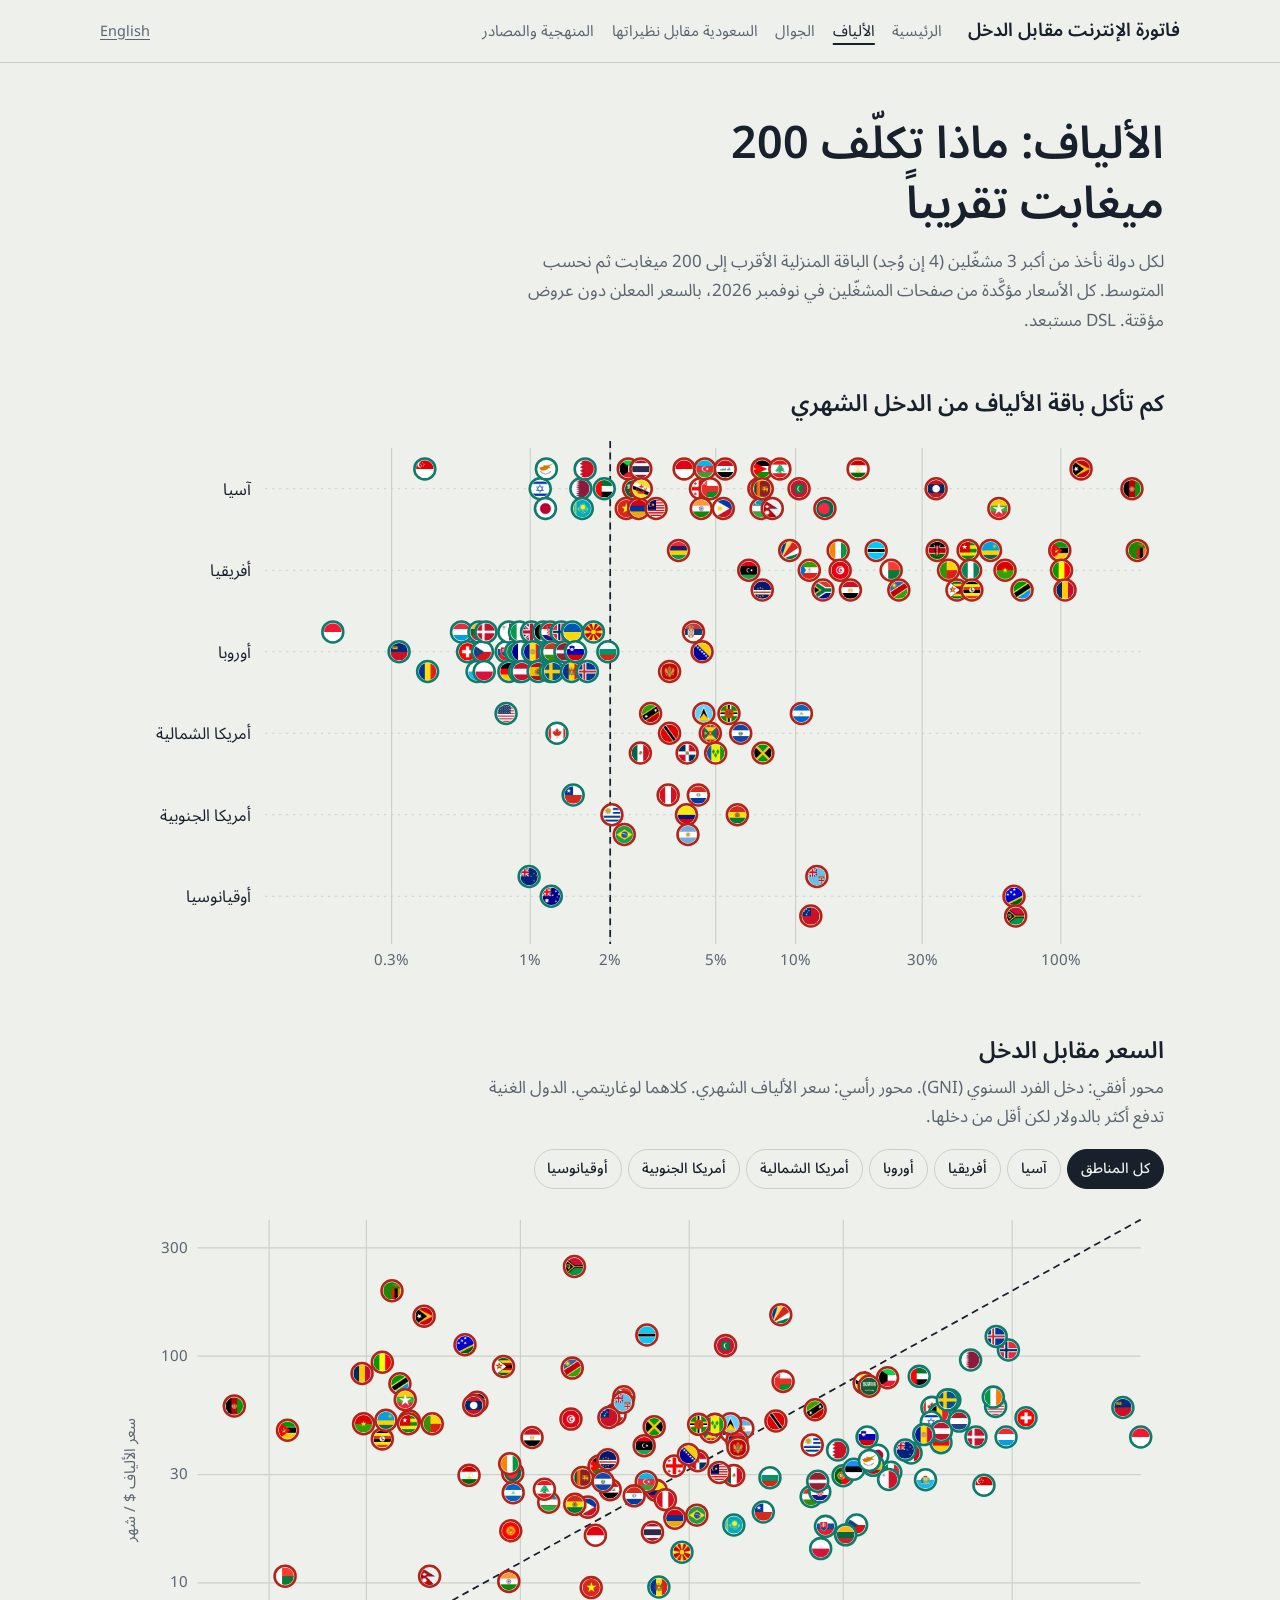
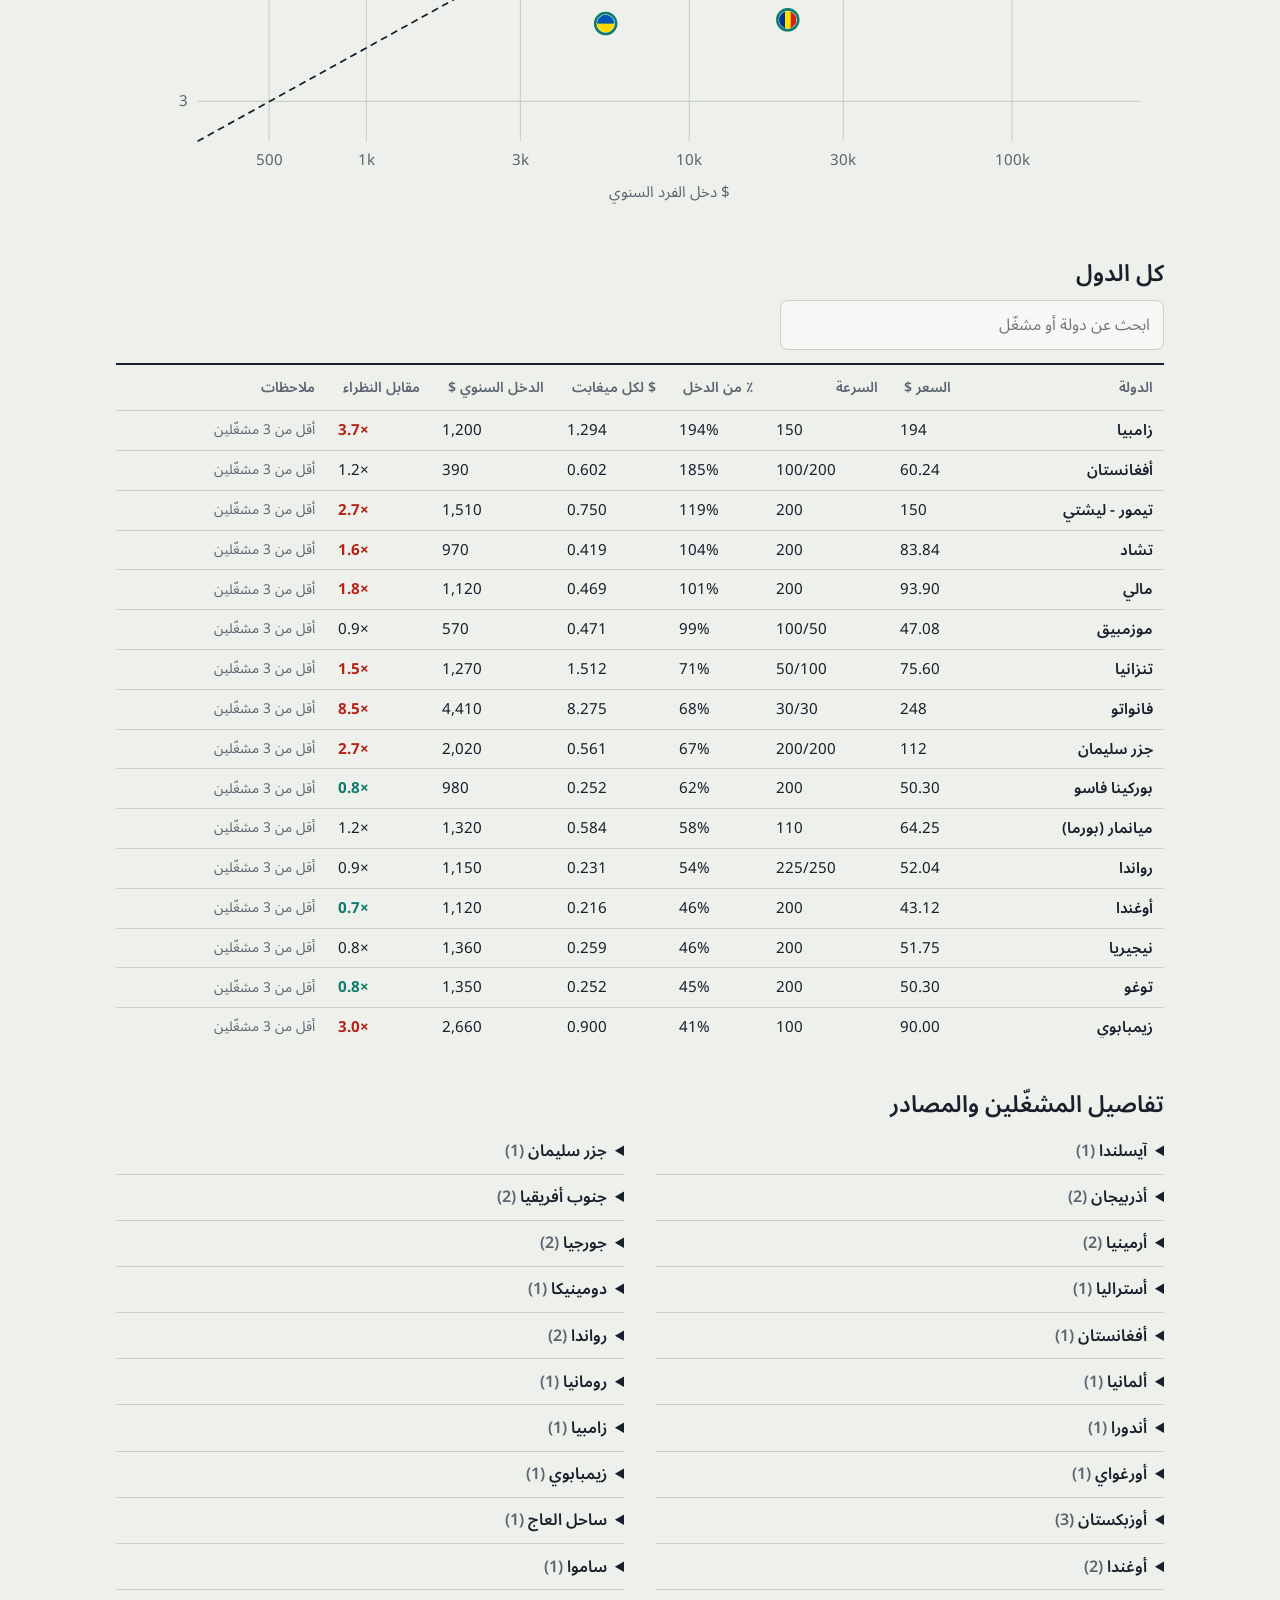
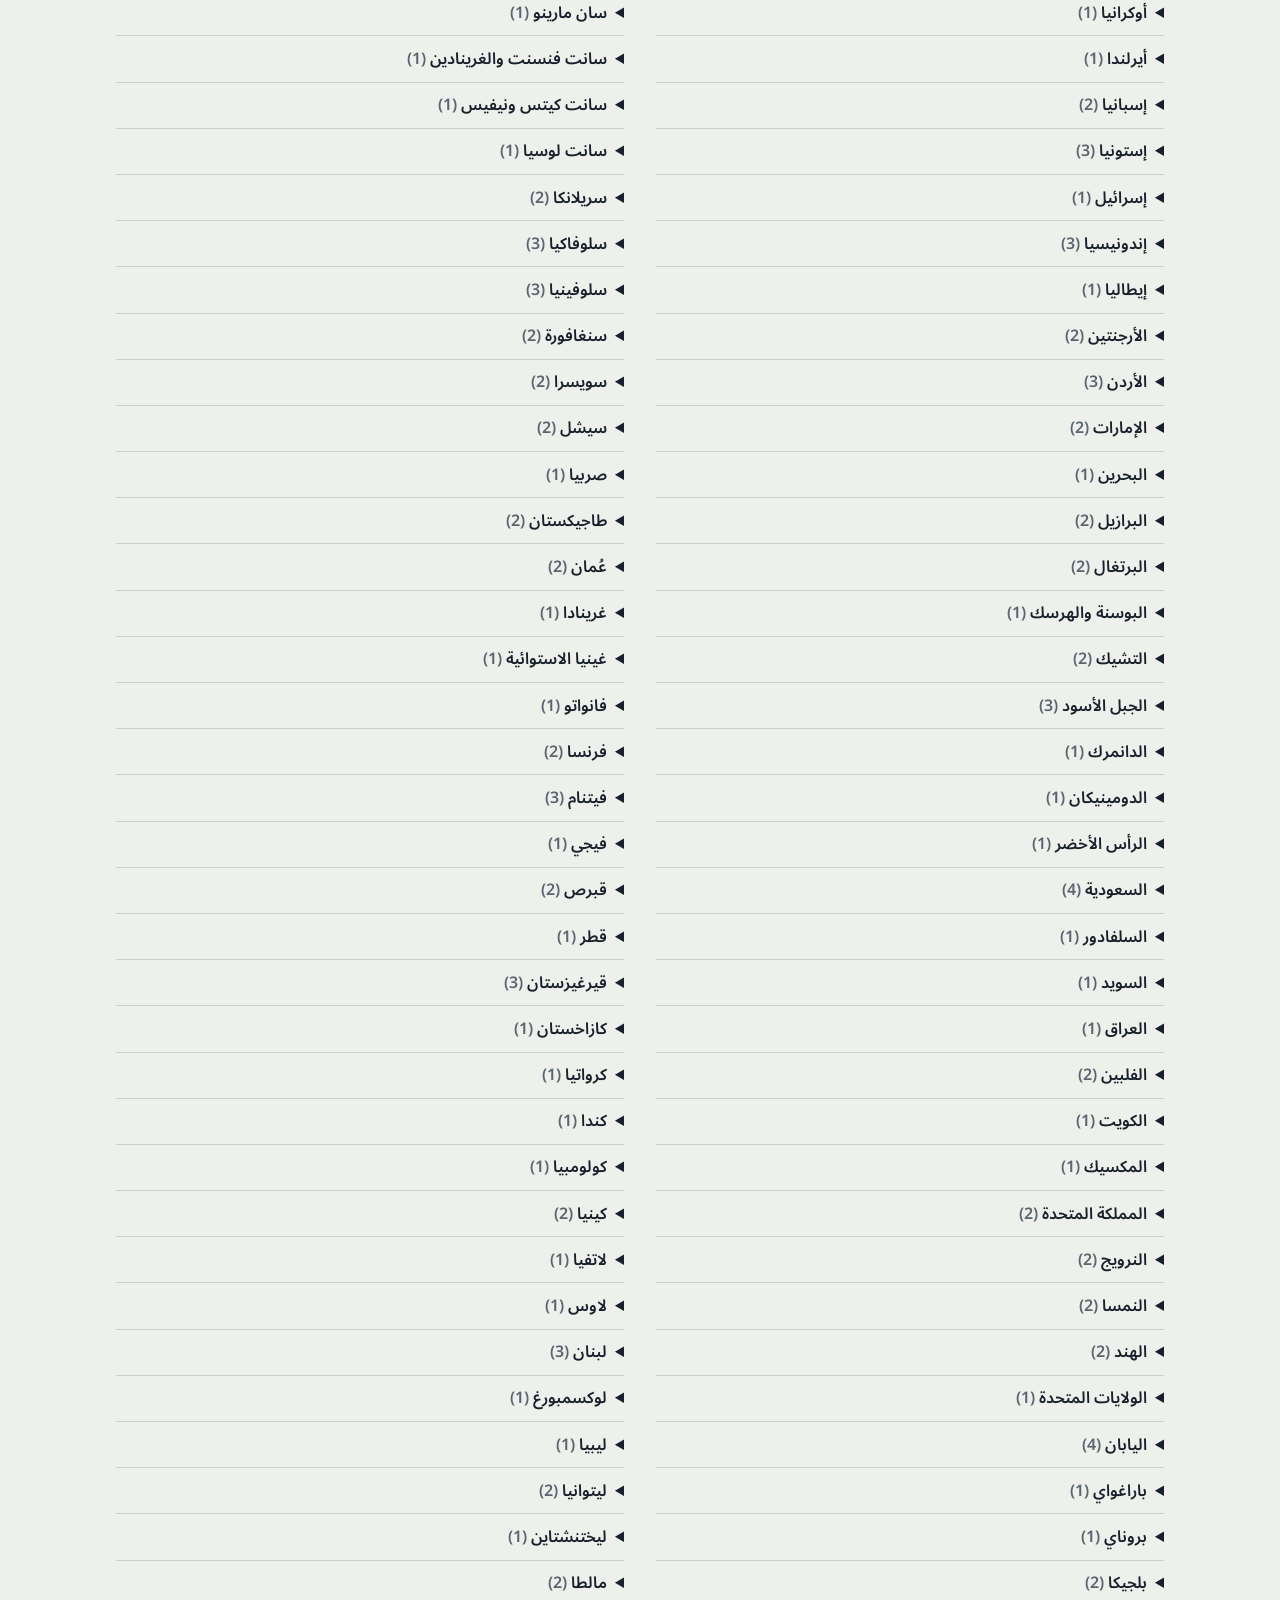
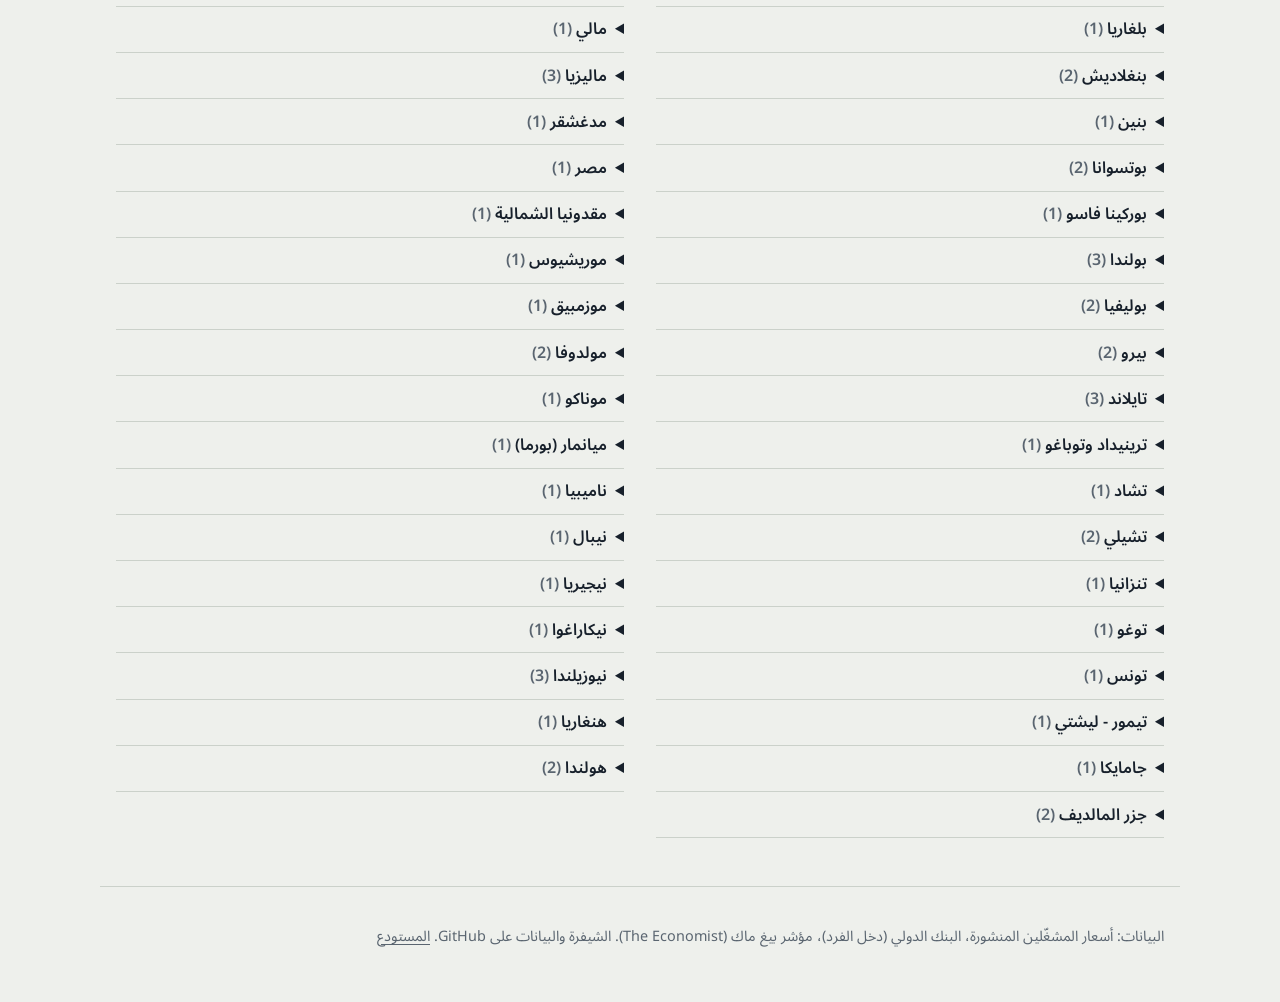
<file: docs/fiber.html>
<!doctype html>
<html lang="ar" dir="rtl">
<head><meta charset="utf-8"><meta name="viewport" content="width=device-width,initial-scale=1">
<title>الألياف · فاتورة الإنترنت مقابل الدخل</title><meta name="description" content="دراسة لأسعار الألياف والجوال في 195 دولة، بمتوسط أكبر 3 مشغّلين في كل دولة، مقارنةً بدخل الفرد.">
<link rel="stylesheet" href="assets/fonts.css"><link rel="stylesheet" href="assets/site.css">
</head>
<body>
<header class="top"><a class="brand" href="index.html">فاتورة الإنترنت مقابل الدخل</a>
<nav aria-label="primary"><a href="index.html">الرئيسية</a><a href="fiber.html" aria-current=page>الألياف</a><a href="mobile.html">الجوال</a><a href="saudi.html">السعودية مقابل نظيراتها</a><a href="method.html">المنهجية والمصادر</a></nav>
<a class="lang" href="en/fiber.html" hreflang="en">English</a></header>
<main>

<section class="pagehead"><h1>الألياف: ماذا تكلّف 200 ميغابت تقريباً</h1>
<p class="note">لكل دولة نأخذ من أكبر 3 مشغّلين (4 إن وُجد) الباقة المنزلية الأقرب إلى 200 ميغابت ثم نحسب المتوسط. كل الأسعار مؤكَّدة من صفحات المشغّلين في نوفمبر 2026، بالسعر المعلن دون عروض مؤقتة. DSL مستبعد.</p></section>
<section><h2>كم تأكل باقة الألياف من الدخل الشهري</h2>
<figure class="scroll"><svg class="chart strip" data-kind="f" viewBox="0 0 900 478" role="img" aria-label="كم تأكل باقة الألياف من الدخل الشهري"><defs><clipPath id="fc2" clipPathUnits="objectBoundingBox"><circle cx=".5" cy=".5" r=".5"/></clipPath></defs><line class="grid" x1="236.7" x2="236.7" y1="18" y2="444"/><text class="tick" x="236.7" y="462" text-anchor="middle">0.3%</text><line class="grid" x1="355.8" x2="355.8" y1="18" y2="444"/><text class="tick" x="355.8" y="462" text-anchor="middle">1%</text><line class="grid" x1="424.4" x2="424.4" y1="18" y2="444"/><text class="tick" x="424.4" y="462" text-anchor="middle">2%</text><line class="grid" x1="515.0" x2="515.0" y1="18" y2="444"/><text class="tick" x="515.0" y="462" text-anchor="middle">5%</text><line class="grid" x1="583.6" x2="583.6" y1="18" y2="444"/><text class="tick" x="583.6" y="462" text-anchor="middle">10%</text><line class="grid" x1="692.3" x2="692.3" y1="18" y2="444"/><text class="tick" x="692.3" y="462" text-anchor="middle">30%</text><line class="grid" x1="811.4" x2="811.4" y1="18" y2="444"/><text class="tick" x="811.4" y="462" text-anchor="middle">100%</text><line class="fair" x1="424.4" x2="424.4" y1="12" y2="444"/><line class="lane" x1="128" x2="880" y1="53.0" y2="53.0"/><text class="lab" x="116" y="58.0" text-anchor="end">آسيا</text><g class="dot under" data-iso="SGP" data-x="265.2" data-y="36.0"><circle class="ring" cx="265.2" cy="36.0" r="9"/><image href="assets/flags/sg.webp" x="257.7" y="28.5" width="15" height="15" clip-path="url(#fc2)" preserveAspectRatio="xMidYMid slice"/></g><g class="dot under" data-iso="ISR" data-x="364.3" data-y="53.0"><circle class="ring" cx="364.3" cy="53.0" r="9"/><image href="assets/flags/il.webp" x="356.8" y="45.5" width="15" height="15" clip-path="url(#fc2)" preserveAspectRatio="xMidYMid slice"/></g><g class="dot under" data-iso="JPN" data-x="368.8" data-y="70.0"><circle class="ring" cx="368.8" cy="70.0" r="9"/><image href="assets/flags/jp.webp" x="361.3" y="62.5" width="15" height="15" clip-path="url(#fc2)" preserveAspectRatio="xMidYMid slice"/></g><g class="dot under" data-iso="CYP" data-x="369.6" data-y="36.0"><circle class="ring" cx="369.6" cy="36.0" r="9"/><image href="assets/flags/cy.webp" x="362.1" y="28.5" width="15" height="15" clip-path="url(#fc2)" preserveAspectRatio="xMidYMid slice"/></g><g class="dot under" data-iso="QAT" data-x="399.2" data-y="53.0"><circle class="ring" cx="399.2" cy="53.0" r="9"/><image href="assets/flags/qa.webp" x="391.7" y="45.5" width="15" height="15" clip-path="url(#fc2)" preserveAspectRatio="xMidYMid slice"/></g><g class="dot under" data-iso="KAZ" data-x="400.4" data-y="70.0"><circle class="ring" cx="400.4" cy="70.0" r="9"/><image href="assets/flags/kz.webp" x="392.9" y="62.5" width="15" height="15" clip-path="url(#fc2)" preserveAspectRatio="xMidYMid slice"/></g><g class="dot under" data-iso="BHR" data-x="402.9" data-y="36.0"><circle class="ring" cx="402.9" cy="36.0" r="9"/><image href="assets/flags/bh.webp" x="395.4" y="28.5" width="15" height="15" clip-path="url(#fc2)" preserveAspectRatio="xMidYMid slice"/></g><g class="dot under" data-iso="ARE" data-x="419.3" data-y="53.0"><circle class="ring" cx="419.3" cy="53.0" r="9"/><image href="assets/flags/ae.webp" x="411.8" y="45.5" width="15" height="15" clip-path="url(#fc2)" preserveAspectRatio="xMidYMid slice"/></g><g class="dot over" data-iso="VNM" data-x="438.2" data-y="70.0"><circle class="ring" cx="438.2" cy="70.0" r="9"/><image href="assets/flags/vn.webp" x="430.7" y="62.5" width="15" height="15" clip-path="url(#fc2)" preserveAspectRatio="xMidYMid slice"/></g><g class="dot over" data-iso="KWT" data-x="439.9" data-y="36.0"><circle class="ring" cx="439.9" cy="36.0" r="9"/><image href="assets/flags/kw.webp" x="432.4" y="28.5" width="15" height="15" clip-path="url(#fc2)" preserveAspectRatio="xMidYMid slice"/></g><g class="dot over" data-iso="SAU" data-x="444.5" data-y="53.0"><circle class="ring" cx="444.5" cy="53.0" r="9"/><image href="assets/flags/sa.webp" x="437.0" y="45.5" width="15" height="15" clip-path="url(#fc2)" preserveAspectRatio="xMidYMid slice"/></g><g class="dot over" data-iso="ARM" data-x="448.8" data-y="70.0"><circle class="ring" cx="448.8" cy="70.0" r="9"/><image href="assets/flags/am.webp" x="441.3" y="62.5" width="15" height="15" clip-path="url(#fc2)" preserveAspectRatio="xMidYMid slice"/></g><g class="dot over" data-iso="THA" data-x="450.7" data-y="36.0"><circle class="ring" cx="450.7" cy="36.0" r="9"/><image href="assets/flags/th.webp" x="443.2" y="28.5" width="15" height="15" clip-path="url(#fc2)" preserveAspectRatio="xMidYMid slice"/></g><g class="dot over" data-iso="BRN" data-x="451.1" data-y="53.0"><circle class="ring" cx="451.1" cy="53.0" r="9"/><image href="assets/flags/bn.webp" x="443.6" y="45.5" width="15" height="15" clip-path="url(#fc2)" preserveAspectRatio="xMidYMid slice"/></g><g class="dot over" data-iso="MYS" data-x="463.8" data-y="70.0"><circle class="ring" cx="463.8" cy="70.0" r="9"/><image href="assets/flags/my.webp" x="456.3" y="62.5" width="15" height="15" clip-path="url(#fc2)" preserveAspectRatio="xMidYMid slice"/></g><g class="dot over" data-iso="IDN" data-x="487.9" data-y="36.0"><circle class="ring" cx="487.9" cy="36.0" r="9"/><image href="assets/flags/id.webp" x="480.4" y="28.5" width="15" height="15" clip-path="url(#fc2)" preserveAspectRatio="xMidYMid slice"/></g><g class="dot over" data-iso="GEO" data-x="501.9" data-y="53.0"><circle class="ring" cx="501.9" cy="53.0" r="9"/><image href="assets/flags/ge.webp" x="494.4" y="45.5" width="15" height="15" clip-path="url(#fc2)" preserveAspectRatio="xMidYMid slice"/></g><g class="dot over" data-iso="IND" data-x="502.6" data-y="70.0"><circle class="ring" cx="502.6" cy="70.0" r="9"/><image href="assets/flags/in.webp" x="495.1" y="62.5" width="15" height="15" clip-path="url(#fc2)" preserveAspectRatio="xMidYMid slice"/></g><g class="dot over" data-iso="AZE" data-x="505.7" data-y="36.0"><circle class="ring" cx="505.7" cy="36.0" r="9"/><image href="assets/flags/az.webp" x="498.2" y="28.5" width="15" height="15" clip-path="url(#fc2)" preserveAspectRatio="xMidYMid slice"/></g><g class="dot over" data-iso="OMN" data-x="510.2" data-y="53.0"><circle class="ring" cx="510.2" cy="53.0" r="9"/><image href="assets/flags/om.webp" x="502.7" y="45.5" width="15" height="15" clip-path="url(#fc2)" preserveAspectRatio="xMidYMid slice"/></g><g class="dot over" data-iso="PHL" data-x="521.5" data-y="70.0"><circle class="ring" cx="521.5" cy="70.0" r="9"/><image href="assets/flags/ph.webp" x="514.0" y="62.5" width="15" height="15" clip-path="url(#fc2)" preserveAspectRatio="xMidYMid slice"/></g><g class="dot over" data-iso="IRQ" data-x="523.2" data-y="36.0"><circle class="ring" cx="523.2" cy="36.0" r="9"/><image href="assets/flags/iq.webp" x="515.7" y="28.5" width="15" height="15" clip-path="url(#fc2)" preserveAspectRatio="xMidYMid slice"/></g><g class="dot over" data-iso="KGZ" data-x="552.1" data-y="53.0"><circle class="ring" cx="552.1" cy="53.0" r="9"/><image href="assets/flags/kg.webp" x="544.6" y="45.5" width="15" height="15" clip-path="url(#fc2)" preserveAspectRatio="xMidYMid slice"/></g><g class="dot over" data-iso="UZB" data-x="554.0" data-y="70.0"><circle class="ring" cx="554.0" cy="70.0" r="9"/><image href="assets/flags/uz.webp" x="546.5" y="62.5" width="15" height="15" clip-path="url(#fc2)" preserveAspectRatio="xMidYMid slice"/></g><g class="dot over" data-iso="JOR" data-x="554.9" data-y="36.0"><circle class="ring" cx="554.9" cy="36.0" r="9"/><image href="assets/flags/jo.webp" x="547.4" y="28.5" width="15" height="15" clip-path="url(#fc2)" preserveAspectRatio="xMidYMid slice"/></g><g class="dot over" data-iso="LKA" data-x="555.0" data-y="53.0"><circle class="ring" cx="555.0" cy="53.0" r="9"/><image href="assets/flags/lk.webp" x="547.5" y="45.5" width="15" height="15" clip-path="url(#fc2)" preserveAspectRatio="xMidYMid slice"/></g><g class="dot over" data-iso="NPL" data-x="563.6" data-y="70.0"><circle class="ring" cx="563.6" cy="70.0" r="9"/><image href="assets/flags/np.webp" x="556.1" y="62.5" width="15" height="15" clip-path="url(#fc2)" preserveAspectRatio="xMidYMid slice"/></g><g class="dot over" data-iso="LBN" data-x="570.1" data-y="36.0"><circle class="ring" cx="570.1" cy="36.0" r="9"/><image href="assets/flags/lb.webp" x="562.6" y="28.5" width="15" height="15" clip-path="url(#fc2)" preserveAspectRatio="xMidYMid slice"/></g><g class="dot over" data-iso="MDV" data-x="586.6" data-y="53.0"><circle class="ring" cx="586.6" cy="53.0" r="9"/><image href="assets/flags/mv.webp" x="579.1" y="45.5" width="15" height="15" clip-path="url(#fc2)" preserveAspectRatio="xMidYMid slice"/></g><g class="dot over" data-iso="BGD" data-x="608.8" data-y="70.0"><circle class="ring" cx="608.8" cy="70.0" r="9"/><image href="assets/flags/bd.webp" x="601.3" y="62.5" width="15" height="15" clip-path="url(#fc2)" preserveAspectRatio="xMidYMid slice"/></g><g class="dot over" data-iso="TJK" data-x="637.3" data-y="36.0"><circle class="ring" cx="637.3" cy="36.0" r="9"/><image href="assets/flags/tj.webp" x="629.8" y="28.5" width="15" height="15" clip-path="url(#fc2)" preserveAspectRatio="xMidYMid slice"/></g><g class="dot over" data-iso="LAO" data-x="704.3" data-y="53.0"><circle class="ring" cx="704.3" cy="53.0" r="9"/><image href="assets/flags/la.webp" x="696.8" y="45.5" width="15" height="15" clip-path="url(#fc2)" preserveAspectRatio="xMidYMid slice"/></g><g class="dot over" data-iso="MMR" data-x="758.2" data-y="70.0"><circle class="ring" cx="758.2" cy="70.0" r="9"/><image href="assets/flags/mm.webp" x="750.7" y="62.5" width="15" height="15" clip-path="url(#fc2)" preserveAspectRatio="xMidYMid slice"/></g><g class="dot over" data-iso="TLS" data-x="828.8" data-y="36.0"><circle class="ring" cx="828.8" cy="36.0" r="9"/><image href="assets/flags/tl.webp" x="821.3" y="28.5" width="15" height="15" clip-path="url(#fc2)" preserveAspectRatio="xMidYMid slice"/></g><g class="dot over" data-iso="AFG" data-x="872.5" data-y="53.0"><circle class="ring" cx="872.5" cy="53.0" r="9"/><image href="assets/flags/af.webp" x="865.0" y="45.5" width="15" height="15" clip-path="url(#fc2)" preserveAspectRatio="xMidYMid slice"/></g><line class="lane" x1="128" x2="880" y1="123.0" y2="123.0"/><text class="lab" x="116" y="128.0" text-anchor="end">أفريقيا</text><g class="dot over" data-iso="MUS" data-x="483.1" data-y="106.0"><circle class="ring" cx="483.1" cy="106.0" r="9"/><image href="assets/flags/mu.webp" x="475.6" y="98.5" width="15" height="15" clip-path="url(#fc2)" preserveAspectRatio="xMidYMid slice"/></g><g class="dot over" data-iso="LBY" data-x="543.4" data-y="123.0"><circle class="ring" cx="543.4" cy="123.0" r="9"/><image href="assets/flags/ly.webp" x="535.9" y="115.5" width="15" height="15" clip-path="url(#fc2)" preserveAspectRatio="xMidYMid slice"/></g><g class="dot over" data-iso="CPV" data-x="555.0" data-y="140.0"><circle class="ring" cx="555.0" cy="140.0" r="9"/><image href="assets/flags/cv.webp" x="547.5" y="132.5" width="15" height="15" clip-path="url(#fc2)" preserveAspectRatio="xMidYMid slice"/></g><g class="dot over" data-iso="SYC" data-x="578.6" data-y="106.0"><circle class="ring" cx="578.6" cy="106.0" r="9"/><image href="assets/flags/sc.webp" x="571.1" y="98.5" width="15" height="15" clip-path="url(#fc2)" preserveAspectRatio="xMidYMid slice"/></g><g class="dot over" data-iso="GNQ" data-x="595.4" data-y="123.0"><circle class="ring" cx="595.4" cy="123.0" r="9"/><image href="assets/flags/gq.webp" x="587.9" y="115.5" width="15" height="15" clip-path="url(#fc2)" preserveAspectRatio="xMidYMid slice"/></g><g class="dot over" data-iso="ZAF" data-x="607.1" data-y="140.0"><circle class="ring" cx="607.1" cy="140.0" r="9"/><image href="assets/flags/za.webp" x="599.6" y="132.5" width="15" height="15" clip-path="url(#fc2)" preserveAspectRatio="xMidYMid slice"/></g><g class="dot over" data-iso="CIV" data-x="620.2" data-y="106.0"><circle class="ring" cx="620.2" cy="106.0" r="9"/><image href="assets/flags/ci.webp" x="612.7" y="98.5" width="15" height="15" clip-path="url(#fc2)" preserveAspectRatio="xMidYMid slice"/></g><g class="dot over" data-iso="TUN" data-x="621.9" data-y="123.0"><circle class="ring" cx="621.9" cy="123.0" r="9"/><image href="assets/flags/tn.webp" x="614.4" y="115.5" width="15" height="15" clip-path="url(#fc2)" preserveAspectRatio="xMidYMid slice"/></g><g class="dot over" data-iso="EGY" data-x="630.7" data-y="140.0"><circle class="ring" cx="630.7" cy="140.0" r="9"/><image href="assets/flags/eg.webp" x="623.2" y="132.5" width="15" height="15" clip-path="url(#fc2)" preserveAspectRatio="xMidYMid slice"/></g><g class="dot over" data-iso="BWA" data-x="652.8" data-y="106.0"><circle class="ring" cx="652.8" cy="106.0" r="9"/><image href="assets/flags/bw.webp" x="645.3" y="98.5" width="15" height="15" clip-path="url(#fc2)" preserveAspectRatio="xMidYMid slice"/></g><g class="dot over" data-iso="MDG" data-x="665.7" data-y="123.0"><circle class="ring" cx="665.7" cy="123.0" r="9"/><image href="assets/flags/mg.webp" x="658.2" y="115.5" width="15" height="15" clip-path="url(#fc2)" preserveAspectRatio="xMidYMid slice"/></g><g class="dot over" data-iso="NAM" data-x="672.3" data-y="140.0"><circle class="ring" cx="672.3" cy="140.0" r="9"/><image href="assets/flags/na.webp" x="664.8" y="132.5" width="15" height="15" clip-path="url(#fc2)" preserveAspectRatio="xMidYMid slice"/></g><g class="dot over" data-iso="KEN" data-x="705.2" data-y="106.0"><circle class="ring" cx="705.2" cy="106.0" r="9"/><image href="assets/flags/ke.webp" x="697.7" y="98.5" width="15" height="15" clip-path="url(#fc2)" preserveAspectRatio="xMidYMid slice"/></g><g class="dot over" data-iso="BEN" data-x="715.0" data-y="123.0"><circle class="ring" cx="715.0" cy="123.0" r="9"/><image href="assets/flags/bj.webp" x="707.5" y="115.5" width="15" height="15" clip-path="url(#fc2)" preserveAspectRatio="xMidYMid slice"/></g><g class="dot over" data-iso="ZWE" data-x="722.2" data-y="140.0"><circle class="ring" cx="722.2" cy="140.0" r="9"/><image href="assets/flags/zw.webp" x="714.7" y="132.5" width="15" height="15" clip-path="url(#fc2)" preserveAspectRatio="xMidYMid slice"/></g><g class="dot over" data-iso="TGO" data-x="731.8" data-y="106.0"><circle class="ring" cx="731.8" cy="106.0" r="9"/><image href="assets/flags/tg.webp" x="724.3" y="98.5" width="15" height="15" clip-path="url(#fc2)" preserveAspectRatio="xMidYMid slice"/></g><g class="dot over" data-iso="NGA" data-x="733.9" data-y="123.0"><circle class="ring" cx="733.9" cy="123.0" r="9"/><image href="assets/flags/ng.webp" x="726.4" y="115.5" width="15" height="15" clip-path="url(#fc2)" preserveAspectRatio="xMidYMid slice"/></g><g class="dot over" data-iso="UGA" data-x="735.0" data-y="140.0"><circle class="ring" cx="735.0" cy="140.0" r="9"/><image href="assets/flags/ug.webp" x="727.5" y="132.5" width="15" height="15" clip-path="url(#fc2)" preserveAspectRatio="xMidYMid slice"/></g><g class="dot over" data-iso="RWA" data-x="751.0" data-y="106.0"><circle class="ring" cx="751.0" cy="106.0" r="9"/><image href="assets/flags/rw.webp" x="743.5" y="98.5" width="15" height="15" clip-path="url(#fc2)" preserveAspectRatio="xMidYMid slice"/></g><g class="dot over" data-iso="BFA" data-x="763.5" data-y="123.0"><circle class="ring" cx="763.5" cy="123.0" r="9"/><image href="assets/flags/bf.webp" x="756.0" y="115.5" width="15" height="15" clip-path="url(#fc2)" preserveAspectRatio="xMidYMid slice"/></g><g class="dot over" data-iso="TZA" data-x="778.1" data-y="140.0"><circle class="ring" cx="778.1" cy="140.0" r="9"/><image href="assets/flags/tz.webp" x="770.6" y="132.5" width="15" height="15" clip-path="url(#fc2)" preserveAspectRatio="xMidYMid slice"/></g><g class="dot over" data-iso="MOZ" data-x="810.5" data-y="106.0"><circle class="ring" cx="810.5" cy="106.0" r="9"/><image href="assets/flags/mz.webp" x="803.0" y="98.5" width="15" height="15" clip-path="url(#fc2)" preserveAspectRatio="xMidYMid slice"/></g><g class="dot over" data-iso="MLI" data-x="812.0" data-y="123.0"><circle class="ring" cx="812.0" cy="123.0" r="9"/><image href="assets/flags/ml.webp" x="804.5" y="115.5" width="15" height="15" clip-path="url(#fc2)" preserveAspectRatio="xMidYMid slice"/></g><g class="dot over" data-iso="TCD" data-x="815.0" data-y="140.0"><circle class="ring" cx="815.0" cy="140.0" r="9"/><image href="assets/flags/td.webp" x="807.5" y="132.5" width="15" height="15" clip-path="url(#fc2)" preserveAspectRatio="xMidYMid slice"/></g><g class="dot over" data-iso="ZMB" data-x="877.1" data-y="106.0"><circle class="ring" cx="877.1" cy="106.0" r="9"/><image href="assets/flags/zm.webp" x="869.6" y="98.5" width="15" height="15" clip-path="url(#fc2)" preserveAspectRatio="xMidYMid slice"/></g><line class="lane" x1="128" x2="880" y1="193.0" y2="193.0"/><text class="lab" x="116" y="198.0" text-anchor="end">أوروبا</text><g class="dot under" data-iso="MCO" data-x="186.2" data-y="176.0"><circle class="ring" cx="186.2" cy="176.0" r="9"/><image href="assets/flags/mc.webp" x="178.7" y="168.5" width="15" height="15" clip-path="url(#fc2)" preserveAspectRatio="xMidYMid slice"/></g><g class="dot under" data-iso="LIE" data-x="243.1" data-y="193.0"><circle class="ring" cx="243.1" cy="193.0" r="9"/><image href="assets/flags/li.webp" x="235.6" y="185.5" width="15" height="15" clip-path="url(#fc2)" preserveAspectRatio="xMidYMid slice"/></g><g class="dot under" data-iso="ROU" data-x="267.6" data-y="210.0"><circle class="ring" cx="267.6" cy="210.0" r="9"/><image href="assets/flags/ro.webp" x="260.1" y="202.5" width="15" height="15" clip-path="url(#fc2)" preserveAspectRatio="xMidYMid slice"/></g><g class="dot under" data-iso="LUX" data-x="296.7" data-y="176.0"><circle class="ring" cx="296.7" cy="176.0" r="9"/><image href="assets/flags/lu.webp" x="289.2" y="168.5" width="15" height="15" clip-path="url(#fc2)" preserveAspectRatio="xMidYMid slice"/></g><g class="dot under" data-iso="CHE" data-x="301.9" data-y="193.0"><circle class="ring" cx="301.9" cy="193.0" r="9"/><image href="assets/flags/ch.webp" x="294.4" y="185.5" width="15" height="15" clip-path="url(#fc2)" preserveAspectRatio="xMidYMid slice"/></g><g class="dot under" data-iso="SMR" data-x="310.1" data-y="210.0"><circle class="ring" cx="310.1" cy="210.0" r="9"/><image href="assets/flags/sm.webp" x="302.6" y="202.5" width="15" height="15" clip-path="url(#fc2)" preserveAspectRatio="xMidYMid slice"/></g><g class="dot under" data-iso="LTU" data-x="311.7" data-y="176.0"><circle class="ring" cx="311.7" cy="176.0" r="9"/><image href="assets/flags/lt.webp" x="304.2" y="168.5" width="15" height="15" clip-path="url(#fc2)" preserveAspectRatio="xMidYMid slice"/></g><g class="dot under" data-iso="CZE" data-x="314.7" data-y="193.0"><circle class="ring" cx="314.7" cy="193.0" r="9"/><image href="assets/flags/cz.webp" x="307.2" y="185.5" width="15" height="15" clip-path="url(#fc2)" preserveAspectRatio="xMidYMid slice"/></g><g class="dot under" data-iso="POL" data-x="316.2" data-y="210.0"><circle class="ring" cx="316.2" cy="210.0" r="9"/><image href="assets/flags/pl.webp" x="308.7" y="202.5" width="15" height="15" clip-path="url(#fc2)" preserveAspectRatio="xMidYMid slice"/></g><g class="dot under" data-iso="DNK" data-x="317.7" data-y="176.0"><circle class="ring" cx="317.7" cy="176.0" r="9"/><image href="assets/flags/dk.webp" x="310.2" y="168.5" width="15" height="15" clip-path="url(#fc2)" preserveAspectRatio="xMidYMid slice"/></g><g class="dot under" data-iso="SVK" data-x="335.0" data-y="193.0"><circle class="ring" cx="335.0" cy="193.0" r="9"/><image href="assets/flags/sk.webp" x="327.5" y="185.5" width="15" height="15" clip-path="url(#fc2)" preserveAspectRatio="xMidYMid slice"/></g><g class="dot under" data-iso="DEU" data-x="337.4" data-y="210.0"><circle class="ring" cx="337.4" cy="210.0" r="9"/><image href="assets/flags/de.webp" x="329.9" y="202.5" width="15" height="15" clip-path="url(#fc2)" preserveAspectRatio="xMidYMid slice"/></g><g class="dot under" data-iso="MLT" data-x="337.4" data-y="176.0"><circle class="ring" cx="337.4" cy="176.0" r="9"/><image href="assets/flags/mt.webp" x="329.9" y="168.5" width="15" height="15" clip-path="url(#fc2)" preserveAspectRatio="xMidYMid slice"/></g><g class="dot under" data-iso="ITA" data-x="343.2" data-y="193.0"><circle class="ring" cx="343.2" cy="193.0" r="9"/><image href="assets/flags/it.webp" x="335.7" y="185.5" width="15" height="15" clip-path="url(#fc2)" preserveAspectRatio="xMidYMid slice"/></g><g class="dot under" data-iso="NLD" data-x="346.5" data-y="210.0"><circle class="ring" cx="346.5" cy="210.0" r="9"/><image href="assets/flags/nl.webp" x="339.0" y="202.5" width="15" height="15" clip-path="url(#fc2)" preserveAspectRatio="xMidYMid slice"/></g><g class="dot under" data-iso="IRL" data-x="346.5" data-y="176.0"><circle class="ring" cx="346.5" cy="176.0" r="9"/><image href="assets/flags/ie.webp" x="339.0" y="168.5" width="15" height="15" clip-path="url(#fc2)" preserveAspectRatio="xMidYMid slice"/></g><g class="dot under" data-iso="FRA" data-x="347.6" data-y="193.0"><circle class="ring" cx="347.6" cy="193.0" r="9"/><image href="assets/flags/fr.webp" x="340.1" y="185.5" width="15" height="15" clip-path="url(#fc2)" preserveAspectRatio="xMidYMid slice"/></g><g class="dot under" data-iso="AUT" data-x="348.6" data-y="210.0"><circle class="ring" cx="348.6" cy="210.0" r="9"/><image href="assets/flags/at.webp" x="341.1" y="202.5" width="15" height="15" clip-path="url(#fc2)" preserveAspectRatio="xMidYMid slice"/></g><g class="dot under" data-iso="GBR" data-x="356.8" data-y="176.0"><circle class="ring" cx="356.8" cy="176.0" r="9"/><image href="assets/flags/gb.webp" x="349.3" y="168.5" width="15" height="15" clip-path="url(#fc2)" preserveAspectRatio="xMidYMid slice"/></g><g class="dot under" data-iso="AND" data-x="357.8" data-y="193.0"><circle class="ring" cx="357.8" cy="193.0" r="9"/><image href="assets/flags/ad.webp" x="350.3" y="185.5" width="15" height="15" clip-path="url(#fc2)" preserveAspectRatio="xMidYMid slice"/></g><g class="dot under" data-iso="ESP" data-x="362.5" data-y="210.0"><circle class="ring" cx="362.5" cy="210.0" r="9"/><image href="assets/flags/es.webp" x="355.0" y="202.5" width="15" height="15" clip-path="url(#fc2)" preserveAspectRatio="xMidYMid slice"/></g><g class="dot under" data-iso="BEL" data-x="367.0" data-y="176.0"><circle class="ring" cx="367.0" cy="176.0" r="9"/><image href="assets/flags/be.webp" x="359.5" y="168.5" width="15" height="15" clip-path="url(#fc2)" preserveAspectRatio="xMidYMid slice"/></g><g class="dot under" data-iso="EST" data-x="372.2" data-y="193.0"><circle class="ring" cx="372.2" cy="193.0" r="9"/><image href="assets/flags/ee.webp" x="364.7" y="185.5" width="15" height="15" clip-path="url(#fc2)" preserveAspectRatio="xMidYMid slice"/></g><g class="dot under" data-iso="PRT" data-x="373.0" data-y="210.0"><circle class="ring" cx="373.0" cy="210.0" r="9"/><image href="assets/flags/pt.webp" x="365.5" y="202.5" width="15" height="15" clip-path="url(#fc2)" preserveAspectRatio="xMidYMid slice"/></g><g class="dot under" data-iso="HRV" data-x="373.0" data-y="176.0"><circle class="ring" cx="373.0" cy="176.0" r="9"/><image href="assets/flags/hr.webp" x="365.5" y="168.5" width="15" height="15" clip-path="url(#fc2)" preserveAspectRatio="xMidYMid slice"/></g><g class="dot under" data-iso="HUN" data-x="374.7" data-y="193.0"><circle class="ring" cx="374.7" cy="193.0" r="9"/><image href="assets/flags/hu.webp" x="367.2" y="185.5" width="15" height="15" clip-path="url(#fc2)" preserveAspectRatio="xMidYMid slice"/></g><g class="dot under" data-iso="SWE" data-x="375.5" data-y="210.0"><circle class="ring" cx="375.5" cy="210.0" r="9"/><image href="assets/flags/se.webp" x="368.0" y="202.5" width="15" height="15" clip-path="url(#fc2)" preserveAspectRatio="xMidYMid slice"/></g><g class="dot under" data-iso="NOR" data-x="382.5" data-y="176.0"><circle class="ring" cx="382.5" cy="176.0" r="9"/><image href="assets/flags/no.webp" x="375.0" y="168.5" width="15" height="15" clip-path="url(#fc2)" preserveAspectRatio="xMidYMid slice"/></g><g class="dot under" data-iso="LVA" data-x="385.5" data-y="193.0"><circle class="ring" cx="385.5" cy="193.0" r="9"/><image href="assets/flags/lv.webp" x="378.0" y="185.5" width="15" height="15" clip-path="url(#fc2)" preserveAspectRatio="xMidYMid slice"/></g><g class="dot under" data-iso="MDA" data-x="391.2" data-y="210.0"><circle class="ring" cx="391.2" cy="210.0" r="9"/><image href="assets/flags/md.webp" x="383.7" y="202.5" width="15" height="15" clip-path="url(#fc2)" preserveAspectRatio="xMidYMid slice"/></g><g class="dot under" data-iso="UKR" data-x="391.9" data-y="176.0"><circle class="ring" cx="391.9" cy="176.0" r="9"/><image href="assets/flags/ua.webp" x="384.4" y="168.5" width="15" height="15" clip-path="url(#fc2)" preserveAspectRatio="xMidYMid slice"/></g><g class="dot under" data-iso="SVN" data-x="394.6" data-y="193.0"><circle class="ring" cx="394.6" cy="193.0" r="9"/><image href="assets/flags/si.webp" x="387.1" y="185.5" width="15" height="15" clip-path="url(#fc2)" preserveAspectRatio="xMidYMid slice"/></g><g class="dot under" data-iso="ISL" data-x="404.8" data-y="210.0"><circle class="ring" cx="404.8" cy="210.0" r="9"/><image href="assets/flags/is.webp" x="397.3" y="202.5" width="15" height="15" clip-path="url(#fc2)" preserveAspectRatio="xMidYMid slice"/></g><g class="dot under" data-iso="MKD" data-x="410.0" data-y="176.0"><circle class="ring" cx="410.0" cy="176.0" r="9"/><image href="assets/flags/mk.webp" x="402.5" y="168.5" width="15" height="15" clip-path="url(#fc2)" preserveAspectRatio="xMidYMid slice"/></g><g class="dot under" data-iso="BGR" data-x="422.4" data-y="193.0"><circle class="ring" cx="422.4" cy="193.0" r="9"/><image href="assets/flags/bg.webp" x="414.9" y="185.5" width="15" height="15" clip-path="url(#fc2)" preserveAspectRatio="xMidYMid slice"/></g><g class="dot over" data-iso="MNE" data-x="475.4" data-y="210.0"><circle class="ring" cx="475.4" cy="210.0" r="9"/><image href="assets/flags/me.webp" x="467.9" y="202.5" width="15" height="15" clip-path="url(#fc2)" preserveAspectRatio="xMidYMid slice"/></g><g class="dot over" data-iso="SRB" data-x="495.9" data-y="176.0"><circle class="ring" cx="495.9" cy="176.0" r="9"/><image href="assets/flags/rs.webp" x="488.4" y="168.5" width="15" height="15" clip-path="url(#fc2)" preserveAspectRatio="xMidYMid slice"/></g><g class="dot over" data-iso="BIH" data-x="503.3" data-y="193.0"><circle class="ring" cx="503.3" cy="193.0" r="9"/><image href="assets/flags/ba.webp" x="495.8" y="185.5" width="15" height="15" clip-path="url(#fc2)" preserveAspectRatio="xMidYMid slice"/></g><line class="lane" x1="128" x2="880" y1="263.0" y2="263.0"/><text class="lab" x="116" y="268.0" text-anchor="end">أمريكا الشمالية</text><g class="dot under" data-iso="USA" data-x="335.0" data-y="246.0"><circle class="ring" cx="335.0" cy="246.0" r="9"/><image href="assets/flags/us.webp" x="327.5" y="238.5" width="15" height="15" clip-path="url(#fc2)" preserveAspectRatio="xMidYMid slice"/></g><g class="dot under" data-iso="CAN" data-x="378.7" data-y="263.0"><circle class="ring" cx="378.7" cy="263.0" r="9"/><image href="assets/flags/ca.webp" x="371.2" y="255.5" width="15" height="15" clip-path="url(#fc2)" preserveAspectRatio="xMidYMid slice"/></g><g class="dot over" data-iso="MEX" data-x="450.3" data-y="280.0"><circle class="ring" cx="450.3" cy="280.0" r="9"/><image href="assets/flags/mx.webp" x="442.8" y="272.5" width="15" height="15" clip-path="url(#fc2)" preserveAspectRatio="xMidYMid slice"/></g><g class="dot over" data-iso="KNA" data-x="459.1" data-y="246.0"><circle class="ring" cx="459.1" cy="246.0" r="9"/><image href="assets/flags/kn.webp" x="451.6" y="238.5" width="15" height="15" clip-path="url(#fc2)" preserveAspectRatio="xMidYMid slice"/></g><g class="dot over" data-iso="TTO" data-x="475.4" data-y="263.0"><circle class="ring" cx="475.4" cy="263.0" r="9"/><image href="assets/flags/tt.webp" x="467.9" y="255.5" width="15" height="15" clip-path="url(#fc2)" preserveAspectRatio="xMidYMid slice"/></g><g class="dot over" data-iso="DOM" data-x="490.5" data-y="280.0"><circle class="ring" cx="490.5" cy="280.0" r="9"/><image href="assets/flags/do.webp" x="483.0" y="272.5" width="15" height="15" clip-path="url(#fc2)" preserveAspectRatio="xMidYMid slice"/></g><g class="dot over" data-iso="LCA" data-x="504.8" data-y="246.0"><circle class="ring" cx="504.8" cy="246.0" r="9"/><image href="assets/flags/lc.webp" x="497.3" y="238.5" width="15" height="15" clip-path="url(#fc2)" preserveAspectRatio="xMidYMid slice"/></g><g class="dot over" data-iso="GRD" data-x="510.4" data-y="263.0"><circle class="ring" cx="510.4" cy="263.0" r="9"/><image href="assets/flags/gd.webp" x="502.9" y="255.5" width="15" height="15" clip-path="url(#fc2)" preserveAspectRatio="xMidYMid slice"/></g><g class="dot over" data-iso="VCT" data-x="515.0" data-y="280.0"><circle class="ring" cx="515.0" cy="280.0" r="9"/><image href="assets/flags/vc.webp" x="507.5" y="272.5" width="15" height="15" clip-path="url(#fc2)" preserveAspectRatio="xMidYMid slice"/></g><g class="dot over" data-iso="DMA" data-x="526.4" data-y="246.0"><circle class="ring" cx="526.4" cy="246.0" r="9"/><image href="assets/flags/dm.webp" x="518.9" y="238.5" width="15" height="15" clip-path="url(#fc2)" preserveAspectRatio="xMidYMid slice"/></g><g class="dot over" data-iso="SLV" data-x="536.5" data-y="263.0"><circle class="ring" cx="536.5" cy="263.0" r="9"/><image href="assets/flags/sv.webp" x="529.0" y="255.5" width="15" height="15" clip-path="url(#fc2)" preserveAspectRatio="xMidYMid slice"/></g><g class="dot over" data-iso="JAM" data-x="555.5" data-y="280.0"><circle class="ring" cx="555.5" cy="280.0" r="9"/><image href="assets/flags/jm.webp" x="548.0" y="272.5" width="15" height="15" clip-path="url(#fc2)" preserveAspectRatio="xMidYMid slice"/></g><g class="dot over" data-iso="NIC" data-x="588.6" data-y="246.0"><circle class="ring" cx="588.6" cy="246.0" r="9"/><image href="assets/flags/ni.webp" x="581.1" y="238.5" width="15" height="15" clip-path="url(#fc2)" preserveAspectRatio="xMidYMid slice"/></g><line class="lane" x1="128" x2="880" y1="333.0" y2="333.0"/><text class="lab" x="116" y="338.0" text-anchor="end">أمريكا الجنوبية</text><g class="dot under" data-iso="CHL" data-x="392.6" data-y="316.0"><circle class="ring" cx="392.6" cy="316.0" r="9"/><image href="assets/flags/cl.webp" x="385.1" y="308.5" width="15" height="15" clip-path="url(#fc2)" preserveAspectRatio="xMidYMid slice"/></g><g class="dot over" data-iso="URY" data-x="425.9" data-y="333.0"><circle class="ring" cx="425.9" cy="333.0" r="9"/><image href="assets/flags/uy.webp" x="418.4" y="325.5" width="15" height="15" clip-path="url(#fc2)" preserveAspectRatio="xMidYMid slice"/></g><g class="dot over" data-iso="BRA" data-x="436.5" data-y="350.0"><circle class="ring" cx="436.5" cy="350.0" r="9"/><image href="assets/flags/br.webp" x="429.0" y="342.5" width="15" height="15" clip-path="url(#fc2)" preserveAspectRatio="xMidYMid slice"/></g><g class="dot over" data-iso="PER" data-x="474.2" data-y="316.0"><circle class="ring" cx="474.2" cy="316.0" r="9"/><image href="assets/flags/pe.webp" x="466.7" y="308.5" width="15" height="15" clip-path="url(#fc2)" preserveAspectRatio="xMidYMid slice"/></g><g class="dot over" data-iso="COL" data-x="489.9" data-y="333.0"><circle class="ring" cx="489.9" cy="333.0" r="9"/><image href="assets/flags/co.webp" x="482.4" y="325.5" width="15" height="15" clip-path="url(#fc2)" preserveAspectRatio="xMidYMid slice"/></g><g class="dot over" data-iso="ARG" data-x="491.2" data-y="350.0"><circle class="ring" cx="491.2" cy="350.0" r="9"/><image href="assets/flags/ar.webp" x="483.7" y="342.5" width="15" height="15" clip-path="url(#fc2)" preserveAspectRatio="xMidYMid slice"/></g><g class="dot over" data-iso="PRY" data-x="500.1" data-y="316.0"><circle class="ring" cx="500.1" cy="316.0" r="9"/><image href="assets/flags/py.webp" x="492.6" y="308.5" width="15" height="15" clip-path="url(#fc2)" preserveAspectRatio="xMidYMid slice"/></g><g class="dot over" data-iso="BOL" data-x="533.6" data-y="333.0"><circle class="ring" cx="533.6" cy="333.0" r="9"/><image href="assets/flags/bo.webp" x="526.1" y="325.5" width="15" height="15" clip-path="url(#fc2)" preserveAspectRatio="xMidYMid slice"/></g><line class="lane" x1="128" x2="880" y1="403.0" y2="403.0"/><text class="lab" x="116" y="408.0" text-anchor="end">أوقيانوسيا</text><g class="dot under" data-iso="NZL" data-x="354.8" data-y="386.0"><circle class="ring" cx="354.8" cy="386.0" r="9"/><image href="assets/flags/nz.webp" x="347.3" y="378.5" width="15" height="15" clip-path="url(#fc2)" preserveAspectRatio="xMidYMid slice"/></g><g class="dot under" data-iso="AUS" data-x="373.8" data-y="403.0"><circle class="ring" cx="373.8" cy="403.0" r="9"/><image href="assets/flags/au.webp" x="366.3" y="395.5" width="15" height="15" clip-path="url(#fc2)" preserveAspectRatio="xMidYMid slice"/></g><g class="dot over" data-iso="WSM" data-x="596.7" data-y="420.0"><circle class="ring" cx="596.7" cy="420.0" r="9"/><image href="assets/flags/ws.webp" x="589.2" y="412.5" width="15" height="15" clip-path="url(#fc2)" preserveAspectRatio="xMidYMid slice"/></g><g class="dot over" data-iso="FJI" data-x="601.9" data-y="386.0"><circle class="ring" cx="601.9" cy="386.0" r="9"/><image href="assets/flags/fj.webp" x="594.4" y="378.5" width="15" height="15" clip-path="url(#fc2)" preserveAspectRatio="xMidYMid slice"/></g><g class="dot over" data-iso="SLB" data-x="771.2" data-y="403.0"><circle class="ring" cx="771.2" cy="403.0" r="9"/><image href="assets/flags/sb.webp" x="763.7" y="395.5" width="15" height="15" clip-path="url(#fc2)" preserveAspectRatio="xMidYMid slice"/></g><g class="dot over" data-iso="VUT" data-x="772.6" data-y="420.0"><circle class="ring" cx="772.6" cy="420.0" r="9"/><image href="assets/flags/vu.webp" x="765.1" y="412.5" width="15" height="15" clip-path="url(#fc2)" preserveAspectRatio="xMidYMid slice"/></g></svg></figure></section>
<section><h2>السعر مقابل الدخل</h2><p class="note">محور أفقي: دخل الفرد السنوي (GNI). محور رأسي: سعر الألياف الشهري. كلاهما لوغاريتمي. الدول الغنية تدفع أكثر بالدولار لكن أقل من دخلها.</p>
<div class="chips" role="group"><button type="button" class="chip" aria-pressed="true" data-region="">كل المناطق</button><button type="button" class="chip" aria-pressed="false" data-region="Asia">آسيا</button><button type="button" class="chip" aria-pressed="false" data-region="Africa">أفريقيا</button><button type="button" class="chip" aria-pressed="false" data-region="Europe">أوروبا</button><button type="button" class="chip" aria-pressed="false" data-region="North America">أمريكا الشمالية</button><button type="button" class="chip" aria-pressed="false" data-region="South America">أمريكا الجنوبية</button><button type="button" class="chip" aria-pressed="false" data-region="Oceania">أوقيانوسيا</button></div>
<figure class="scroll"><svg class="chart scatter" data-kind="f" viewBox="0 0 900 520" role="img" aria-label="السعر مقابل الدخل"><defs><clipPath id="fc3" clipPathUnits="objectBoundingBox"><circle cx=".5" cy=".5" r=".5"/></clipPath></defs><line class="grid" x1="131.5" x2="131.5" y1="16" y2="464"/><text class="tick" x="131.5" y="484" text-anchor="middle">500</text><line class="grid" x1="215.0" x2="215.0" y1="16" y2="464"/><text class="tick" x="215.0" y="484" text-anchor="middle">1k</text><line class="grid" x1="347.3" x2="347.3" y1="16" y2="464"/><text class="tick" x="347.3" y="484" text-anchor="middle">3k</text><line class="grid" x1="492.3" x2="492.3" y1="16" y2="464"/><text class="tick" x="492.3" y="484" text-anchor="middle">10k</text><line class="grid" x1="624.6" x2="624.6" y1="16" y2="464"/><text class="tick" x="624.6" y="484" text-anchor="middle">30k</text><line class="grid" x1="769.6" x2="769.6" y1="16" y2="464"/><text class="tick" x="769.6" y="484" text-anchor="middle">100k</text><line class="grid" x1="70" x2="880" y1="429.7" y2="429.7"/><text class="tick" x="62" y="433.7" text-anchor="end">3</text><line class="grid" x1="70" x2="880" y1="327.9" y2="327.9"/><text class="tick" x="62" y="331.9" text-anchor="end">10</text><line class="grid" x1="70" x2="880" y1="235.0" y2="235.0"/><text class="tick" x="62" y="239.0" text-anchor="end">30</text><line class="grid" x1="70" x2="880" y1="133.2" y2="133.2"/><text class="tick" x="62" y="137.2" text-anchor="end">100</text><line class="grid" x1="70" x2="880" y1="40.3" y2="40.3"/><text class="tick" x="62" y="44.3" text-anchor="end">300</text><line class="fair" x1="70.0" y1="464.0" x2="880.0" y2="16.0"/><g class="dot over" data-iso="IND" data-region="Asia" data-x="337.3" data-y="326.7"><circle class="ring" cx="337.3" cy="326.7" r="9"/><image href="assets/flags/in.webp" x="329.8" y="319.2" width="15" height="15" clip-path="url(#fc3)" preserveAspectRatio="xMidYMid slice"/></g><g class="dot under" data-iso="USA" data-region="North America" data-x="755.4" data-y="176.4"><circle class="ring" cx="755.4" cy="176.4" r="9"/><image href="assets/flags/us.webp" x="747.9" y="168.9" width="15" height="15" clip-path="url(#fc3)" preserveAspectRatio="xMidYMid slice"/></g><g class="dot over" data-iso="IDN" data-region="Asia" data-x="411.7" data-y="287.1"><circle class="ring" cx="411.7" cy="287.1" r="9"/><image href="assets/flags/id.webp" x="404.2" y="279.6" width="15" height="15" clip-path="url(#fc3)" preserveAspectRatio="xMidYMid slice"/></g><g class="dot over" data-iso="NGA" data-region="Africa" data-x="252.0" data-y="188.9"><circle class="ring" cx="252.0" cy="188.9" r="9"/><image href="assets/flags/ng.webp" x="244.5" y="181.4" width="15" height="15" clip-path="url(#fc3)" preserveAspectRatio="xMidYMid slice"/></g><g class="dot over" data-iso="BRA" data-region="South America" data-x="498.8" data-y="269.8"><circle class="ring" cx="498.8" cy="269.8" r="9"/><image href="assets/flags/br.webp" x="491.3" y="262.3" width="15" height="15" clip-path="url(#fc3)" preserveAspectRatio="xMidYMid slice"/></g><g class="dot over" data-iso="BGD" data-region="Asia" data-x="340.7" data-y="233.5"><circle class="ring" cx="340.7" cy="233.5" r="9"/><image href="assets/flags/bd.webp" x="333.2" y="226.0" width="15" height="15" clip-path="url(#fc3)" preserveAspectRatio="xMidYMid slice"/></g><g class="dot over" data-iso="MEX" data-region="North America" data-x="530.5" data-y="235.7"><circle class="ring" cx="530.5" cy="235.7" r="9"/><image href="assets/flags/mx.webp" x="523.0" y="228.2" width="15" height="15" clip-path="url(#fc3)" preserveAspectRatio="xMidYMid slice"/></g><g class="dot under" data-iso="JPN" data-region="Asia" data-x="654.2" data-y="218.3"><circle class="ring" cx="654.2" cy="218.3" r="9"/><image href="assets/flags/jp.webp" x="646.7" y="210.8" width="15" height="15" clip-path="url(#fc3)" preserveAspectRatio="xMidYMid slice"/></g><g class="dot over" data-iso="EGY" data-region="Africa" data-x="357.3" data-y="203.1"><circle class="ring" cx="357.3" cy="203.1" r="9"/><image href="assets/flags/eg.webp" x="349.8" y="195.6" width="15" height="15" clip-path="url(#fc3)" preserveAspectRatio="xMidYMid slice"/></g><g class="dot over" data-iso="PHL" data-region="Asia" data-x="405.2" data-y="262.9"><circle class="ring" cx="405.2" cy="262.9" r="9"/><image href="assets/flags/ph.webp" x="397.7" y="255.4" width="15" height="15" clip-path="url(#fc3)" preserveAspectRatio="xMidYMid slice"/></g><g class="dot over" data-iso="VNM" data-region="Asia" data-x="408.1" data-y="332.0"><circle class="ring" cx="408.1" cy="332.0" r="9"/><image href="assets/flags/vn.webp" x="400.6" y="324.5" width="15" height="15" clip-path="url(#fc3)" preserveAspectRatio="xMidYMid slice"/></g><g class="dot under" data-iso="DEU" data-region="Europe" data-x="708.5" data-y="207.5"><circle class="ring" cx="708.5" cy="207.5" r="9"/><image href="assets/flags/de.webp" x="701.0" y="200.0" width="15" height="15" clip-path="url(#fc3)" preserveAspectRatio="xMidYMid slice"/></g><g class="dot over" data-iso="THA" data-region="Asia" data-x="460.7" data-y="284.4"><circle class="ring" cx="460.7" cy="284.4" r="9"/><image href="assets/flags/th.webp" x="453.2" y="276.9" width="15" height="15" clip-path="url(#fc3)" preserveAspectRatio="xMidYMid slice"/></g><g class="dot under" data-iso="GBR" data-region="Europe" data-x="696.7" data-y="199.1"><circle class="ring" cx="696.7" cy="199.1" r="9"/><image href="assets/flags/gb.webp" x="689.2" y="191.6" width="15" height="15" clip-path="url(#fc3)" preserveAspectRatio="xMidYMid slice"/></g><g class="dot over" data-iso="TZA" data-region="Africa" data-x="243.8" data-y="156.9"><circle class="ring" cx="243.8" cy="156.9" r="9"/><image href="assets/flags/tz.webp" x="236.3" y="149.4" width="15" height="15" clip-path="url(#fc3)" preserveAspectRatio="xMidYMid slice"/></g><g class="dot under" data-iso="FRA" data-region="Europe" data-x="682.8" data-y="216.4"><circle class="ring" cx="682.8" cy="216.4" r="9"/><image href="assets/flags/fr.webp" x="675.3" y="208.9" width="15" height="15" clip-path="url(#fc3)" preserveAspectRatio="xMidYMid slice"/></g><g class="dot over" data-iso="ZAF" data-region="Africa" data-x="436.1" data-y="168.1"><circle class="ring" cx="436.1" cy="168.1" r="9"/><image href="assets/flags/za.webp" x="428.6" y="160.6" width="15" height="15" clip-path="url(#fc3)" preserveAspectRatio="xMidYMid slice"/></g><g class="dot under" data-iso="ITA" data-region="Europe" data-x="665.4" data-y="233.0"><circle class="ring" cx="665.4" cy="233.0" r="9"/><image href="assets/flags/it.webp" x="657.9" y="225.5" width="15" height="15" clip-path="url(#fc3)" preserveAspectRatio="xMidYMid slice"/></g><g class="dot over" data-iso="KEN" data-region="Africa" data-x="310.0" data-y="172.8"><circle class="ring" cx="310.0" cy="172.8" r="9"/><image href="assets/flags/ke.webp" x="302.5" y="165.3" width="15" height="15" clip-path="url(#fc3)" preserveAspectRatio="xMidYMid slice"/></g><g class="dot over" data-iso="MMR" data-region="Asia" data-x="248.4" data-y="170.6"><circle class="ring" cx="248.4" cy="170.6" r="9"/><image href="assets/flags/mm.webp" x="240.9" y="163.1" width="15" height="15" clip-path="url(#fc3)" preserveAspectRatio="xMidYMid slice"/></g><g class="dot over" data-iso="COL" data-region="South America" data-x="463.9" data-y="248.5"><circle class="ring" cx="463.9" cy="248.5" r="9"/><image href="assets/flags/co.webp" x="456.4" y="241.0" width="15" height="15" clip-path="url(#fc3)" preserveAspectRatio="xMidYMid slice"/></g><g class="dot over" data-iso="UGA" data-region="Africa" data-x="228.7" data-y="204.3"><circle class="ring" cx="228.7" cy="204.3" r="9"/><image href="assets/flags/ug.webp" x="221.2" y="196.8" width="15" height="15" clip-path="url(#fc3)" preserveAspectRatio="xMidYMid slice"/></g><g class="dot under" data-iso="ESP" data-region="Europe" data-x="650.3" data-y="227.0"><circle class="ring" cx="650.3" cy="227.0" r="9"/><image href="assets/flags/es.webp" x="642.8" y="219.5" width="15" height="15" clip-path="url(#fc3)" preserveAspectRatio="xMidYMid slice"/></g><g class="dot over" data-iso="IRQ" data-region="Asia" data-x="424.4" data-y="247.9"><circle class="ring" cx="424.4" cy="247.9" r="9"/><image href="assets/flags/iq.webp" x="416.9" y="240.4" width="15" height="15" clip-path="url(#fc3)" preserveAspectRatio="xMidYMid slice"/></g><g class="dot over" data-iso="ARG" data-region="South America" data-x="538.3" data-y="195.3"><circle class="ring" cx="538.3" cy="195.3" r="9"/><image href="assets/flags/ar.webp" x="530.8" y="187.8" width="15" height="15" clip-path="url(#fc3)" preserveAspectRatio="xMidYMid slice"/></g><g class="dot over" data-iso="AFG" data-region="Asia" data-x="101.6" data-y="176.1"><circle class="ring" cx="101.6" cy="176.1" r="9"/><image href="assets/flags/af.webp" x="94.1" y="168.6" width="15" height="15" clip-path="url(#fc3)" preserveAspectRatio="xMidYMid slice"/></g><g class="dot under" data-iso="CAN" data-region="North America" data-x="700.7" data-y="177.2"><circle class="ring" cx="700.7" cy="177.2" r="9"/><image href="assets/flags/ca.webp" x="693.2" y="169.7" width="15" height="15" clip-path="url(#fc3)" preserveAspectRatio="xMidYMid slice"/></g><g class="dot under" data-iso="UKR" data-region="Europe" data-x="420.5" data-y="362.9"><circle class="ring" cx="420.5" cy="362.9" r="9"/><image href="assets/flags/ua.webp" x="413.0" y="355.4" width="15" height="15" clip-path="url(#fc3)" preserveAspectRatio="xMidYMid slice"/></g><g class="dot under" data-iso="POL" data-region="Europe" data-x="605.2" data-y="298.5"><circle class="ring" cx="605.2" cy="298.5" r="9"/><image href="assets/flags/pl.webp" x="597.7" y="291.0" width="15" height="15" clip-path="url(#fc3)" preserveAspectRatio="xMidYMid slice"/></g><g class="dot over" data-iso="UZB" data-region="Asia" data-x="371.6" data-y="258.7"><circle class="ring" cx="371.6" cy="258.7" r="9"/><image href="assets/flags/uz.webp" x="364.1" y="251.2" width="15" height="15" clip-path="url(#fc3)" preserveAspectRatio="xMidYMid slice"/></g><g class="dot over" data-iso="MYS" data-region="Asia" data-x="518.0" data-y="233.1"><circle class="ring" cx="518.0" cy="233.1" r="9"/><image href="assets/flags/my.webp" x="510.5" y="225.6" width="15" height="15" clip-path="url(#fc3)" preserveAspectRatio="xMidYMid slice"/></g><g class="dot over" data-iso="MOZ" data-region="Africa" data-x="147.3" data-y="196.9"><circle class="ring" cx="147.3" cy="196.9" r="9"/><image href="assets/flags/mz.webp" x="139.8" y="189.4" width="15" height="15" clip-path="url(#fc3)" preserveAspectRatio="xMidYMid slice"/></g><g class="dot over" data-iso="PER" data-region="South America" data-x="471.8" data-y="256.5"><circle class="ring" cx="471.8" cy="256.5" r="9"/><image href="assets/flags/pe.webp" x="464.3" y="249.0" width="15" height="15" clip-path="url(#fc3)" preserveAspectRatio="xMidYMid slice"/></g><g class="dot over" data-iso="CIV" data-region="Africa" data-x="338.1" data-y="225.6"><circle class="ring" cx="338.1" cy="225.6" r="9"/><image href="assets/flags/ci.webp" x="330.6" y="218.1" width="15" height="15" clip-path="url(#fc3)" preserveAspectRatio="xMidYMid slice"/></g><g class="dot over" data-iso="MDG" data-region="Africa" data-x="145.2" data-y="322.2"><circle class="ring" cx="145.2" cy="322.2" r="9"/><image href="assets/flags/mg.webp" x="137.7" y="314.7" width="15" height="15" clip-path="url(#fc3)" preserveAspectRatio="xMidYMid slice"/></g><g class="dot over" data-iso="NPL" data-region="Asia" data-x="269.3" data-y="322.3"><circle class="ring" cx="269.3" cy="322.3" r="9"/><image href="assets/flags/np.webp" x="261.8" y="314.8" width="15" height="15" clip-path="url(#fc3)" preserveAspectRatio="xMidYMid slice"/></g><g class="dot under" data-iso="AUS" data-region="Oceania" data-x="716.1" data-y="171.0"><circle class="ring" cx="716.1" cy="171.0" r="9"/><image href="assets/flags/au.webp" x="708.6" y="163.5" width="15" height="15" clip-path="url(#fc3)" preserveAspectRatio="xMidYMid slice"/></g><g class="dot over" data-iso="MLI" data-region="Africa" data-x="228.7" data-y="138.5"><circle class="ring" cx="228.7" cy="138.5" r="9"/><image href="assets/flags/ml.webp" x="221.2" y="131.0" width="15" height="15" clip-path="url(#fc3)" preserveAspectRatio="xMidYMid slice"/></g><g class="dot over" data-iso="BFA" data-region="Africa" data-x="212.6" data-y="191.3"><circle class="ring" cx="212.6" cy="191.3" r="9"/><image href="assets/flags/bf.webp" x="205.1" y="183.8" width="15" height="15" clip-path="url(#fc3)" preserveAspectRatio="xMidYMid slice"/></g><g class="dot over" data-iso="LKA" data-region="Asia" data-x="400.6" data-y="237.5"><circle class="ring" cx="400.6" cy="237.5" r="9"/><image href="assets/flags/lk.webp" x="393.1" y="230.0" width="15" height="15" clip-path="url(#fc3)" preserveAspectRatio="xMidYMid slice"/></g><g class="dot over" data-iso="ZMB" data-region="Africa" data-x="237.0" data-y="77.1"><circle class="ring" cx="237.0" cy="77.1" r="9"/><image href="assets/flags/zm.webp" x="229.5" y="69.6" width="15" height="15" clip-path="url(#fc3)" preserveAspectRatio="xMidYMid slice"/></g><g class="dot under" data-iso="KAZ" data-region="Asia" data-x="530.6" data-y="278.2"><circle class="ring" cx="530.6" cy="278.2" r="9"/><image href="assets/flags/kz.webp" x="523.1" y="270.7" width="15" height="15" clip-path="url(#fc3)" preserveAspectRatio="xMidYMid slice"/></g><g class="dot under" data-iso="CHL" data-region="South America" data-x="555.9" data-y="267.1"><circle class="ring" cx="555.9" cy="267.1" r="9"/><image href="assets/flags/cl.webp" x="548.4" y="259.6" width="15" height="15" clip-path="url(#fc3)" preserveAspectRatio="xMidYMid slice"/></g><g class="dot under" data-iso="ROU" data-region="Europe" data-x="576.9" data-y="359.7"><circle class="ring" cx="576.9" cy="359.7" r="9"/><image href="assets/flags/ro.webp" x="569.4" y="352.2" width="15" height="15" clip-path="url(#fc3)" preserveAspectRatio="xMidYMid slice"/></g><g class="dot over" data-iso="TCD" data-region="Africa" data-x="211.3" data-y="148.1"><circle class="ring" cx="211.3" cy="148.1" r="9"/><image href="assets/flags/td.webp" x="203.8" y="140.6" width="15" height="15" clip-path="url(#fc3)" preserveAspectRatio="xMidYMid slice"/></g><g class="dot under" data-iso="NLD" data-region="Europe" data-x="724.1" data-y="189.0"><circle class="ring" cx="724.1" cy="189.0" r="9"/><image href="assets/flags/nl.webp" x="716.6" y="181.5" width="15" height="15" clip-path="url(#fc3)" preserveAspectRatio="xMidYMid slice"/></g><g class="dot over" data-iso="ZWE" data-region="Africa" data-x="332.8" data-y="142.1"><circle class="ring" cx="332.8" cy="142.1" r="9"/><image href="assets/flags/zw.webp" x="325.3" y="134.6" width="15" height="15" clip-path="url(#fc3)" preserveAspectRatio="xMidYMid slice"/></g><g class="dot over" data-iso="BEN" data-region="Africa" data-x="271.6" data-y="191.3"><circle class="ring" cx="271.6" cy="191.3" r="9"/><image href="assets/flags/bj.webp" x="264.1" y="183.8" width="15" height="15" clip-path="url(#fc3)" preserveAspectRatio="xMidYMid slice"/></g><g class="dot over" data-iso="RWA" data-region="Africa" data-x="231.8" data-y="188.4"><circle class="ring" cx="231.8" cy="188.4" r="9"/><image href="assets/flags/rw.webp" x="224.3" y="180.9" width="15" height="15" clip-path="url(#fc3)" preserveAspectRatio="xMidYMid slice"/></g><g class="dot over" data-iso="BOL" data-region="South America" data-x="394.0" data-y="260.5"><circle class="ring" cx="394.0" cy="260.5" r="9"/><image href="assets/flags/bo.webp" x="386.5" y="253.0" width="15" height="15" clip-path="url(#fc3)" preserveAspectRatio="xMidYMid slice"/></g><g class="dot over" data-iso="TUN" data-region="Africa" data-x="390.7" data-y="187.3"><circle class="ring" cx="390.7" cy="187.3" r="9"/><image href="assets/flags/tn.webp" x="383.2" y="179.8" width="15" height="15" clip-path="url(#fc3)" preserveAspectRatio="xMidYMid slice"/></g><g class="dot under" data-iso="BEL" data-region="Europe" data-x="707.1" data-y="182.9"><circle class="ring" cx="707.1" cy="182.9" r="9"/><image href="assets/flags/be.webp" x="699.6" y="175.4" width="15" height="15" clip-path="url(#fc3)" preserveAspectRatio="xMidYMid slice"/></g><g class="dot over" data-iso="JOR" data-region="Asia" data-x="414.9" data-y="227.6"><circle class="ring" cx="414.9" cy="227.6" r="9"/><image href="assets/flags/jo.webp" x="407.4" y="220.1" width="15" height="15" clip-path="url(#fc3)" preserveAspectRatio="xMidYMid slice"/></g><g class="dot over" data-iso="DOM" data-region="North America" data-x="499.6" data-y="223.1"><circle class="ring" cx="499.6" cy="223.1" r="9"/><image href="assets/flags/do.webp" x="492.1" y="215.6" width="15" height="15" clip-path="url(#fc3)" preserveAspectRatio="xMidYMid slice"/></g><g class="dot under" data-iso="ARE" data-region="Asia" data-x="689.8" data-y="150.6"><circle class="ring" cx="689.8" cy="150.6" r="9"/><image href="assets/flags/ae.webp" x="682.3" y="143.1" width="15" height="15" clip-path="url(#fc3)" preserveAspectRatio="xMidYMid slice"/></g><g class="dot under" data-iso="CZE" data-region="Europe" data-x="636.0" data-y="278.2"><circle class="ring" cx="636.0" cy="278.2" r="9"/><image href="assets/flags/cz.webp" x="628.5" y="270.7" width="15" height="15" clip-path="url(#fc3)" preserveAspectRatio="xMidYMid slice"/></g><g class="dot over" data-iso="TJK" data-region="Asia" data-x="303.2" data-y="235.6"><circle class="ring" cx="303.2" cy="235.6" r="9"/><image href="assets/flags/tj.webp" x="295.7" y="228.1" width="15" height="15" clip-path="url(#fc3)" preserveAspectRatio="xMidYMid slice"/></g><g class="dot under" data-iso="SWE" data-region="Europe" data-x="714.0" data-y="170.8"><circle class="ring" cx="714.0" cy="170.8" r="9"/><image href="assets/flags/se.webp" x="706.5" y="163.3" width="15" height="15" clip-path="url(#fc3)" preserveAspectRatio="xMidYMid slice"/></g><g class="dot over" data-iso="AZE" data-region="Asia" data-x="455.4" data-y="241.1"><circle class="ring" cx="455.4" cy="241.1" r="9"/><image href="assets/flags/az.webp" x="447.9" y="233.6" width="15" height="15" clip-path="url(#fc3)" preserveAspectRatio="xMidYMid slice"/></g><g class="dot under" data-iso="PRT" data-region="Europe" data-x="624.4" data-y="235.9"><circle class="ring" cx="624.4" cy="235.9" r="9"/><image href="assets/flags/pt.webp" x="616.9" y="228.4" width="15" height="15" clip-path="url(#fc3)" preserveAspectRatio="xMidYMid slice"/></g><g class="dot under" data-iso="HUN" data-region="Europe" data-x="597.0" data-y="253.8"><circle class="ring" cx="597.0" cy="253.8" r="9"/><image href="assets/flags/hu.webp" x="589.5" y="246.3" width="15" height="15" clip-path="url(#fc3)" preserveAspectRatio="xMidYMid slice"/></g><g class="dot over" data-iso="TGO" data-region="Africa" data-x="251.1" data-y="191.3"><circle class="ring" cx="251.1" cy="191.3" r="9"/><image href="assets/flags/tg.webp" x="243.6" y="183.8" width="15" height="15" clip-path="url(#fc3)" preserveAspectRatio="xMidYMid slice"/></g><g class="dot under" data-iso="ISR" data-region="Asia" data-x="700.2" data-y="189.8"><circle class="ring" cx="700.2" cy="189.8" r="9"/><image href="assets/flags/il.webp" x="692.7" y="182.3" width="15" height="15" clip-path="url(#fc3)" preserveAspectRatio="xMidYMid slice"/></g><g class="dot under" data-iso="AUT" data-region="Europe" data-x="708.8" data-y="197.7"><circle class="ring" cx="708.8" cy="197.7" r="9"/><image href="assets/flags/at.webp" x="701.3" y="190.2" width="15" height="15" clip-path="url(#fc3)" preserveAspectRatio="xMidYMid slice"/></g><g class="dot under" data-iso="CHE" data-region="Europe" data-x="781.5" data-y="186.2"><circle class="ring" cx="781.5" cy="186.2" r="9"/><image href="assets/flags/ch.webp" x="774.0" y="178.7" width="15" height="15" clip-path="url(#fc3)" preserveAspectRatio="xMidYMid slice"/></g><g class="dot over" data-iso="LAO" data-region="Asia" data-x="307.2" data-y="175.5"><circle class="ring" cx="307.2" cy="175.5" r="9"/><image href="assets/flags/la.webp" x="299.7" y="168.0" width="15" height="15" clip-path="url(#fc3)" preserveAspectRatio="xMidYMid slice"/></g><g class="dot over" data-iso="LBY" data-region="Africa" data-x="453.6" data-y="210.1"><circle class="ring" cx="453.6" cy="210.1" r="9"/><image href="assets/flags/ly.webp" x="446.1" y="202.6" width="15" height="15" clip-path="url(#fc3)" preserveAspectRatio="xMidYMid slice"/></g><g class="dot over" data-iso="KGZ" data-region="Asia" data-x="339.0" data-y="283.2"><circle class="ring" cx="339.0" cy="283.2" r="9"/><image href="assets/flags/kg.webp" x="331.5" y="275.7" width="15" height="15" clip-path="url(#fc3)" preserveAspectRatio="xMidYMid slice"/></g><g class="dot over" data-iso="NIC" data-region="North America" data-x="341.1" data-y="250.5"><circle class="ring" cx="341.1" cy="250.5" r="9"/><image href="assets/flags/ni.webp" x="333.6" y="243.0" width="15" height="15" clip-path="url(#fc3)" preserveAspectRatio="xMidYMid slice"/></g><g class="dot over" data-iso="PRY" data-region="South America" data-x="445.0" data-y="253.2"><circle class="ring" cx="445.0" cy="253.2" r="9"/><image href="assets/flags/py.webp" x="437.5" y="245.7" width="15" height="15" clip-path="url(#fc3)" preserveAspectRatio="xMidYMid slice"/></g><g class="dot over" data-iso="SRB" data-region="Europe" data-x="528.3" data-y="198.4"><circle class="ring" cx="528.3" cy="198.4" r="9"/><image href="assets/flags/rs.webp" x="520.8" y="190.9" width="15" height="15" clip-path="url(#fc3)" preserveAspectRatio="xMidYMid slice"/></g><g class="dot under" data-iso="BGR" data-region="Europe" data-x="561.6" data-y="237.7"><circle class="ring" cx="561.6" cy="237.7" r="9"/><image href="assets/flags/bg.webp" x="554.1" y="230.2" width="15" height="15" clip-path="url(#fc3)" preserveAspectRatio="xMidYMid slice"/></g><g class="dot over" data-iso="SLV" data-region="North America" data-x="418.3" data-y="240.9"><circle class="ring" cx="418.3" cy="240.9" r="9"/><image href="assets/flags/sv.webp" x="410.8" y="233.4" width="15" height="15" clip-path="url(#fc3)" preserveAspectRatio="xMidYMid slice"/></g><g class="dot under" data-iso="DNK" data-region="Europe" data-x="738.5" data-y="202.7"><circle class="ring" cx="738.5" cy="202.7" r="9"/><image href="assets/flags/dk.webp" x="731.0" y="195.2" width="15" height="15" clip-path="url(#fc3)" preserveAspectRatio="xMidYMid slice"/></g><g class="dot under" data-iso="SGP" data-region="Asia" data-x="745.4" data-y="244.1"><circle class="ring" cx="745.4" cy="244.1" r="9"/><image href="assets/flags/sg.webp" x="737.9" y="236.6" width="15" height="15" clip-path="url(#fc3)" preserveAspectRatio="xMidYMid slice"/></g><g class="dot under" data-iso="NOR" data-region="Europe" data-x="766.4" data-y="128.0"><circle class="ring" cx="766.4" cy="128.0" r="9"/><image href="assets/flags/no.webp" x="758.9" y="120.5" width="15" height="15" clip-path="url(#fc3)" preserveAspectRatio="xMidYMid slice"/></g><g class="dot over" data-iso="LBN" data-region="Asia" data-x="367.9" data-y="247.5"><circle class="ring" cx="367.9" cy="247.5" r="9"/><image href="assets/flags/lb.webp" x="360.4" y="240.0" width="15" height="15" clip-path="url(#fc3)" preserveAspectRatio="xMidYMid slice"/></g><g class="dot under" data-iso="SVK" data-region="Europe" data-x="609.3" data-y="279.4"><circle class="ring" cx="609.3" cy="279.4" r="9"/><image href="assets/flags/sk.webp" x="601.8" y="271.9" width="15" height="15" clip-path="url(#fc3)" preserveAspectRatio="xMidYMid slice"/></g><g class="dot under" data-iso="IRL" data-region="Europe" data-x="753.4" data-y="168.4"><circle class="ring" cx="753.4" cy="168.4" r="9"/><image href="assets/flags/ie.webp" x="745.9" y="160.9" width="15" height="15" clip-path="url(#fc3)" preserveAspectRatio="xMidYMid slice"/></g><g class="dot over" data-iso="OMN" data-region="Asia" data-x="572.9" data-y="154.9"><circle class="ring" cx="572.9" cy="154.9" r="9"/><image href="assets/flags/om.webp" x="565.4" y="147.4" width="15" height="15" clip-path="url(#fc3)" preserveAspectRatio="xMidYMid slice"/></g><g class="dot under" data-iso="NZL" data-region="Oceania" data-x="677.8" data-y="213.9"><circle class="ring" cx="677.8" cy="213.9" r="9"/><image href="assets/flags/nz.webp" x="670.3" y="206.4" width="15" height="15" clip-path="url(#fc3)" preserveAspectRatio="xMidYMid slice"/></g><g class="dot over" data-iso="KWT" data-region="Asia" data-x="662.6" data-y="151.8"><circle class="ring" cx="662.6" cy="151.8" r="9"/><image href="assets/flags/kw.webp" x="655.1" y="144.3" width="15" height="15" clip-path="url(#fc3)" preserveAspectRatio="xMidYMid slice"/></g><g class="dot under" data-iso="HRV" data-region="Europe" data-x="604.4" data-y="249.8"><circle class="ring" cx="604.4" cy="249.8" r="9"/><image href="assets/flags/hr.webp" x="596.9" y="242.3" width="15" height="15" clip-path="url(#fc3)" preserveAspectRatio="xMidYMid slice"/></g><g class="dot over" data-iso="GEO" data-region="Asia" data-x="479.5" data-y="227.5"><circle class="ring" cx="479.5" cy="227.5" r="9"/><image href="assets/flags/ge.webp" x="472.0" y="220.0" width="15" height="15" clip-path="url(#fc3)" preserveAspectRatio="xMidYMid slice"/></g><g class="dot over" data-iso="URY" data-region="South America" data-x="597.9" data-y="209.5"><circle class="ring" cx="597.9" cy="209.5" r="9"/><image href="assets/flags/uy.webp" x="590.4" y="202.0" width="15" height="15" clip-path="url(#fc3)" preserveAspectRatio="xMidYMid slice"/></g><g class="dot over" data-iso="BIH" data-region="Europe" data-x="491.6" data-y="217.7"><circle class="ring" cx="491.6" cy="217.7" r="9"/><image href="assets/flags/ba.webp" x="484.1" y="210.2" width="15" height="15" clip-path="url(#fc3)" preserveAspectRatio="xMidYMid slice"/></g><g class="dot under" data-iso="QAT" data-region="Asia" data-x="733.9" data-y="136.5"><circle class="ring" cx="733.9" cy="136.5" r="9"/><image href="assets/flags/qa.webp" x="726.4" y="129.0" width="15" height="15" clip-path="url(#fc3)" preserveAspectRatio="xMidYMid slice"/></g><g class="dot over" data-iso="NAM" data-region="Africa" data-x="391.8" data-y="143.5"><circle class="ring" cx="391.8" cy="143.5" r="9"/><image href="assets/flags/na.webp" x="384.3" y="136.0" width="15" height="15" clip-path="url(#fc3)" preserveAspectRatio="xMidYMid slice"/></g><g class="dot over" data-iso="ARM" data-region="Asia" data-x="479.9" data-y="272.4"><circle class="ring" cx="479.9" cy="272.4" r="9"/><image href="assets/flags/am.webp" x="472.4" y="264.9" width="15" height="15" clip-path="url(#fc3)" preserveAspectRatio="xMidYMid slice"/></g><g class="dot under" data-iso="MDA" data-region="Europe" data-x="466.2" data-y="331.5"><circle class="ring" cx="466.2" cy="331.5" r="9"/><image href="assets/flags/md.webp" x="458.7" y="324.0" width="15" height="15" clip-path="url(#fc3)" preserveAspectRatio="xMidYMid slice"/></g><g class="dot under" data-iso="LTU" data-region="Europe" data-x="626.6" data-y="286.7"><circle class="ring" cx="626.6" cy="286.7" r="9"/><image href="assets/flags/lt.webp" x="619.1" y="279.2" width="15" height="15" clip-path="url(#fc3)" preserveAspectRatio="xMidYMid slice"/></g><g class="dot over" data-iso="JAM" data-region="North America" data-x="462.2" data-y="193.8"><circle class="ring" cx="462.2" cy="193.8" r="9"/><image href="assets/flags/jm.webp" x="454.7" y="186.3" width="15" height="15" clip-path="url(#fc3)" preserveAspectRatio="xMidYMid slice"/></g><g class="dot over" data-iso="BWA" data-region="Africa" data-x="455.9" data-y="115.1"><circle class="ring" cx="455.9" cy="115.1" r="9"/><image href="assets/flags/bw.webp" x="448.4" y="107.6" width="15" height="15" clip-path="url(#fc3)" preserveAspectRatio="xMidYMid slice"/></g><g class="dot under" data-iso="SVN" data-region="Europe" data-x="645.0" data-y="202.7"><circle class="ring" cx="645.0" cy="202.7" r="9"/><image href="assets/flags/si.webp" x="637.5" y="195.2" width="15" height="15" clip-path="url(#fc3)" preserveAspectRatio="xMidYMid slice"/></g><g class="dot under" data-iso="LVA" data-region="Europe" data-x="602.6" data-y="240.7"><circle class="ring" cx="602.6" cy="240.7" r="9"/><image href="assets/flags/lv.webp" x="595.1" y="233.2" width="15" height="15" clip-path="url(#fc3)" preserveAspectRatio="xMidYMid slice"/></g><g class="dot over" data-iso="GNQ" data-region="Africa" data-x="428.6" data-y="183.3"><circle class="ring" cx="428.6" cy="183.3" r="9"/><image href="assets/flags/gq.webp" x="421.1" y="175.8" width="15" height="15" clip-path="url(#fc3)" preserveAspectRatio="xMidYMid slice"/></g><g class="dot under" data-iso="MKD" data-region="Europe" data-x="486.0" data-y="301.6"><circle class="ring" cx="486.0" cy="301.6" r="9"/><image href="assets/flags/mk.webp" x="478.5" y="294.1" width="15" height="15" clip-path="url(#fc3)" preserveAspectRatio="xMidYMid slice"/></g><g class="dot under" data-iso="BHR" data-region="Asia" data-x="619.7" data-y="213.8"><circle class="ring" cx="619.7" cy="213.8" r="9"/><image href="assets/flags/bh.webp" x="612.2" y="206.3" width="15" height="15" clip-path="url(#fc3)" preserveAspectRatio="xMidYMid slice"/></g><g class="dot over" data-iso="TTO" data-region="North America" data-x="566.7" data-y="188.9"><circle class="ring" cx="566.7" cy="188.9" r="9"/><image href="assets/flags/tt.webp" x="559.2" y="181.4" width="15" height="15" clip-path="url(#fc3)" preserveAspectRatio="xMidYMid slice"/></g><g class="dot under" data-iso="EST" data-region="Europe" data-x="633.6" data-y="230.4"><circle class="ring" cx="633.6" cy="230.4" r="9"/><image href="assets/flags/ee.webp" x="626.1" y="222.9" width="15" height="15" clip-path="url(#fc3)" preserveAspectRatio="xMidYMid slice"/></g><g class="dot over" data-iso="TLS" data-region="Asia" data-x="264.6" data-y="98.9"><circle class="ring" cx="264.6" cy="98.9" r="9"/><image href="assets/flags/tl.webp" x="257.1" y="91.4" width="15" height="15" clip-path="url(#fc3)" preserveAspectRatio="xMidYMid slice"/></g><g class="dot under" data-iso="CYP" data-region="Asia" data-x="647.0" data-y="222.8"><circle class="ring" cx="647.0" cy="222.8" r="9"/><image href="assets/flags/cy.webp" x="639.5" y="215.3" width="15" height="15" clip-path="url(#fc3)" preserveAspectRatio="xMidYMid slice"/></g><g class="dot over" data-iso="MUS" data-region="Africa" data-x="533.2" data-y="205.9"><circle class="ring" cx="533.2" cy="205.9" r="9"/><image href="assets/flags/mu.webp" x="525.7" y="198.4" width="15" height="15" clip-path="url(#fc3)" preserveAspectRatio="xMidYMid slice"/></g><g class="dot over" data-iso="FJI" data-region="Oceania" data-x="435.3" data-y="173.0"><circle class="ring" cx="435.3" cy="173.0" r="9"/><image href="assets/flags/fj.webp" x="427.8" y="165.5" width="15" height="15" clip-path="url(#fc3)" preserveAspectRatio="xMidYMid slice"/></g><g class="dot over" data-iso="SLB" data-region="Oceania" data-x="299.7" data-y="123.5"><circle class="ring" cx="299.7" cy="123.5" r="9"/><image href="assets/flags/sb.webp" x="292.2" y="116.0" width="15" height="15" clip-path="url(#fc3)" preserveAspectRatio="xMidYMid slice"/></g><g class="dot under" data-iso="LUX" data-region="Europe" data-x="764.4" data-y="202.7"><circle class="ring" cx="764.4" cy="202.7" r="9"/><image href="assets/flags/lu.webp" x="756.9" y="195.2" width="15" height="15" clip-path="url(#fc3)" preserveAspectRatio="xMidYMid slice"/></g><g class="dot over" data-iso="MNE" data-region="Europe" data-x="534.1" data-y="211.8"><circle class="ring" cx="534.1" cy="211.8" r="9"/><image href="assets/flags/me.webp" x="526.6" y="204.3" width="15" height="15" clip-path="url(#fc3)" preserveAspectRatio="xMidYMid slice"/></g><g class="dot under" data-iso="MLT" data-region="Europe" data-x="663.5" data-y="239.2"><circle class="ring" cx="663.5" cy="239.2" r="9"/><image href="assets/flags/mt.webp" x="656.0" y="231.7" width="15" height="15" clip-path="url(#fc3)" preserveAspectRatio="xMidYMid slice"/></g><g class="dot over" data-iso="CPV" data-region="Africa" data-x="422.3" data-y="222.2"><circle class="ring" cx="422.3" cy="222.2" r="9"/><image href="assets/flags/cv.webp" x="414.8" y="214.7" width="15" height="15" clip-path="url(#fc3)" preserveAspectRatio="xMidYMid slice"/></g><g class="dot over" data-iso="MDV" data-region="Asia" data-x="523.5" data-y="124.2"><circle class="ring" cx="523.5" cy="124.2" r="9"/><image href="assets/flags/mv.webp" x="516.0" y="116.7" width="15" height="15" clip-path="url(#fc3)" preserveAspectRatio="xMidYMid slice"/></g><g class="dot over" data-iso="BRN" data-region="Asia" data-x="642.5" data-y="156.4"><circle class="ring" cx="642.5" cy="156.4" r="9"/><image href="assets/flags/bn.webp" x="635.0" y="148.9" width="15" height="15" clip-path="url(#fc3)" preserveAspectRatio="xMidYMid slice"/></g><g class="dot under" data-iso="ISL" data-region="Europe" data-x="755.9" data-y="116.3"><circle class="ring" cx="755.9" cy="116.3" r="9"/><image href="assets/flags/is.webp" x="748.4" y="108.8" width="15" height="15" clip-path="url(#fc3)" preserveAspectRatio="xMidYMid slice"/></g><g class="dot over" data-iso="VUT" data-region="Oceania" data-x="393.7" data-y="56.3"><circle class="ring" cx="393.7" cy="56.3" r="9"/><image href="assets/flags/vu.webp" x="386.2" y="48.8" width="15" height="15" clip-path="url(#fc3)" preserveAspectRatio="xMidYMid slice"/></g><g class="dot over" data-iso="WSM" data-region="Oceania" data-x="423.3" data-y="185.9"><circle class="ring" cx="423.3" cy="185.9" r="9"/><image href="assets/flags/ws.webp" x="415.8" y="178.4" width="15" height="15" clip-path="url(#fc3)" preserveAspectRatio="xMidYMid slice"/></g><g class="dot over" data-iso="LCA" data-region="North America" data-x="527.7" data-y="191.2"><circle class="ring" cx="527.7" cy="191.2" r="9"/><image href="assets/flags/lc.webp" x="520.2" y="183.7" width="15" height="15" clip-path="url(#fc3)" preserveAspectRatio="xMidYMid slice"/></g><g class="dot over" data-iso="SYC" data-region="Africa" data-x="570.9" data-y="97.7"><circle class="ring" cx="570.9" cy="97.7" r="9"/><image href="assets/flags/sc.webp" x="563.4" y="90.2" width="15" height="15" clip-path="url(#fc3)" preserveAspectRatio="xMidYMid slice"/></g><g class="dot over" data-iso="GRD" data-region="North America" data-x="510.8" data-y="198.3"><circle class="ring" cx="510.8" cy="198.3" r="9"/><image href="assets/flags/gd.webp" x="503.3" y="190.8" width="15" height="15" clip-path="url(#fc3)" preserveAspectRatio="xMidYMid slice"/></g><g class="dot over" data-iso="VCT" data-region="North America" data-x="514.3" data-y="191.8"><circle class="ring" cx="514.3" cy="191.8" r="9"/><image href="assets/flags/vc.webp" x="506.8" y="184.3" width="15" height="15" clip-path="url(#fc3)" preserveAspectRatio="xMidYMid slice"/></g><g class="dot under" data-iso="AND" data-region="Europe" data-x="693.7" data-y="200.6"><circle class="ring" cx="693.7" cy="200.6" r="9"/><image href="assets/flags/ad.webp" x="686.2" y="193.1" width="15" height="15" clip-path="url(#fc3)" preserveAspectRatio="xMidYMid slice"/></g><g class="dot over" data-iso="DMA" data-region="North America" data-x="500.4" data-y="191.8"><circle class="ring" cx="500.4" cy="191.8" r="9"/><image href="assets/flags/dm.webp" x="492.9" y="184.3" width="15" height="15" clip-path="url(#fc3)" preserveAspectRatio="xMidYMid slice"/></g><g class="dot over" data-iso="KNA" data-region="North America" data-x="600.4" data-y="179.3"><circle class="ring" cx="600.4" cy="179.3" r="9"/><image href="assets/flags/kn.webp" x="592.9" y="171.8" width="15" height="15" clip-path="url(#fc3)" preserveAspectRatio="xMidYMid slice"/></g><g class="dot under" data-iso="LIE" data-region="Europe" data-x="864.7" data-y="177.3"><circle class="ring" cx="864.7" cy="177.3" r="9"/><image href="assets/flags/li.webp" x="857.2" y="169.8" width="15" height="15" clip-path="url(#fc3)" preserveAspectRatio="xMidYMid slice"/></g><g class="dot under" data-iso="MCO" data-region="Europe" data-x="880.0" data-y="202.7"><circle class="ring" cx="880.0" cy="202.7" r="9"/><image href="assets/flags/mc.webp" x="872.5" y="195.2" width="15" height="15" clip-path="url(#fc3)" preserveAspectRatio="xMidYMid slice"/></g><g class="dot under" data-iso="SMR" data-region="Europe" data-x="695.2" data-y="239.4"><circle class="ring" cx="695.2" cy="239.4" r="9"/><image href="assets/flags/sm.webp" x="687.7" y="231.9" width="15" height="15" clip-path="url(#fc3)" preserveAspectRatio="xMidYMid slice"/></g><g class="dot over" data-iso="SAU" data-region="Asia" data-x="646.8" data-y="159.1"><circle class="ring" cx="646.8" cy="159.1" r="9"/><image href="assets/flags/sa.webp" x="639.3" y="151.6" width="15" height="15" clip-path="url(#fc3)" preserveAspectRatio="xMidYMid slice"/></g><text class="axis" x="475" y="512" text-anchor="middle">دخل الفرد السنوي $</text><text class="axis" transform="translate(16 240) rotate(-90)" text-anchor="middle">سعر الألياف $ / شهر</text></svg></figure></section>
<section><h2>كل الدول</h2>
<input class="search" type="search" placeholder="ابحث عن دولة أو مشغّل" aria-label="ابحث عن دولة أو مشغّل">
<div class="tablewrap"><table class="data sortable"><thead><tr><th scope="col" data-sort="th_country">الدولة</th><th scope="col" data-sort="th_price">السعر $</th><th scope="col" data-sort="th_speed">السرعة</th><th scope="col" data-sort="th_pct">٪ من الدخل</th><th scope="col" data-sort="th_ppm">$ لكل ميغابت</th><th scope="col" data-sort="th_gni">الدخل السنوي $</th><th scope="col" data-sort="th_vs">مقابل النظراء</th><th scope="col" data-sort="th_flags">ملاحظات</th></tr></thead><tbody><tr data-iso="ZMB" data-region="Africa"><th scope="row">زامبيا</th><td data-v="194.17"><bdi dir="ltr">194</bdi></td><td data-v="150.0"><bdi dir="ltr">150</bdi></td><td data-v="194.17"><bdi dir="ltr">194%</bdi></td><td data-v="1.2945"><bdi dir="ltr">1.294</bdi></td><td data-v="1200.0"><bdi dir="ltr">1,200</bdi></td><td data-v="3.742" class="hi"><bdi dir="ltr">3.7×</bdi></td><td class="fl">أقل من 3 مشغّلين</td></tr><tr data-iso="AFG" data-region="Asia"><th scope="row">أفغانستان</th><td data-v="60.24"><bdi dir="ltr">60.24</bdi></td><td data-v="100.0"><bdi dir="ltr">100/200</bdi></td><td data-v="185.35"><bdi dir="ltr">185%</bdi></td><td data-v="0.6024"><bdi dir="ltr">0.602</bdi></td><td data-v="390.0"><bdi dir="ltr">390</bdi></td><td data-v="1.198" class=""><bdi dir="ltr">1.2×</bdi></td><td class="fl">أقل من 3 مشغّلين</td></tr><tr data-iso="TLS" data-region="Asia"><th scope="row">تيمور - ليشتي</th><td data-v="150.0"><bdi dir="ltr">150</bdi></td><td data-v="200.0"><bdi dir="ltr">200</bdi></td><td data-v="119.21"><bdi dir="ltr">119%</bdi></td><td data-v="0.75"><bdi dir="ltr">0.750</bdi></td><td data-v="1510.0"><bdi dir="ltr">1,510</bdi></td><td data-v="2.662" class="hi"><bdi dir="ltr">2.7×</bdi></td><td class="fl">أقل من 3 مشغّلين</td></tr><tr data-iso="TCD" data-region="Africa"><th scope="row">تشاد</th><td data-v="83.84"><bdi dir="ltr">83.84</bdi></td><td data-v="200.0"><bdi dir="ltr">200</bdi></td><td data-v="103.72"><bdi dir="ltr">104%</bdi></td><td data-v="0.4192"><bdi dir="ltr">0.419</bdi></td><td data-v="970.0"><bdi dir="ltr">970</bdi></td><td data-v="1.611" class="hi"><bdi dir="ltr">1.6×</bdi></td><td class="fl">أقل من 3 مشغّلين</td></tr><tr data-iso="MLI" data-region="Africa"><th scope="row">مالي</th><td data-v="93.9"><bdi dir="ltr">93.90</bdi></td><td data-v="200.0"><bdi dir="ltr">200</bdi></td><td data-v="100.61"><bdi dir="ltr">101%</bdi></td><td data-v="0.4695"><bdi dir="ltr">0.469</bdi></td><td data-v="1120.0"><bdi dir="ltr">1,120</bdi></td><td data-v="1.809" class="hi"><bdi dir="ltr">1.8×</bdi></td><td class="fl">أقل من 3 مشغّلين</td></tr><tr data-iso="MOZ" data-region="Africa"><th scope="row">موزمبيق</th><td data-v="47.08"><bdi dir="ltr">47.08</bdi></td><td data-v="100.0"><bdi dir="ltr">100/50</bdi></td><td data-v="99.12"><bdi dir="ltr">99%</bdi></td><td data-v="0.4708"><bdi dir="ltr">0.471</bdi></td><td data-v="570.0"><bdi dir="ltr">570</bdi></td><td data-v="0.905" class=""><bdi dir="ltr">0.9×</bdi></td><td class="fl">أقل من 3 مشغّلين</td></tr><tr data-iso="TZA" data-region="Africa"><th scope="row">تنزانيا</th><td data-v="75.6"><bdi dir="ltr">75.60</bdi></td><td data-v="50.0"><bdi dir="ltr">50/100</bdi></td><td data-v="71.43"><bdi dir="ltr">71%</bdi></td><td data-v="1.512"><bdi dir="ltr">1.512</bdi></td><td data-v="1270.0"><bdi dir="ltr">1,270</bdi></td><td data-v="1.457" class="hi"><bdi dir="ltr">1.5×</bdi></td><td class="fl">أقل من 3 مشغّلين</td></tr><tr data-iso="VUT" data-region="Oceania"><th scope="row">فانواتو</th><td data-v="248.25"><bdi dir="ltr">248</bdi></td><td data-v="30.0"><bdi dir="ltr">30/30</bdi></td><td data-v="67.55"><bdi dir="ltr">68%</bdi></td><td data-v="8.275"><bdi dir="ltr">8.275</bdi></td><td data-v="4410.0"><bdi dir="ltr">4,410</bdi></td><td data-v="8.516" class="hi"><bdi dir="ltr">8.5×</bdi></td><td class="fl">أقل من 3 مشغّلين</td></tr><tr data-iso="SLB" data-region="Oceania"><th scope="row">جزر سليمان</th><td data-v="112.13"><bdi dir="ltr">112</bdi></td><td data-v="200.0"><bdi dir="ltr">200/200</bdi></td><td data-v="66.61"><bdi dir="ltr">67%</bdi></td><td data-v="0.5606"><bdi dir="ltr">0.561</bdi></td><td data-v="2020.0"><bdi dir="ltr">2,020</bdi></td><td data-v="2.675" class="hi"><bdi dir="ltr">2.7×</bdi></td><td class="fl">أقل من 3 مشغّلين</td></tr><tr data-iso="BFA" data-region="Africa"><th scope="row">بوركينا فاسو</th><td data-v="50.3"><bdi dir="ltr">50.30</bdi></td><td data-v="200.0"><bdi dir="ltr">200</bdi></td><td data-v="61.59"><bdi dir="ltr">62%</bdi></td><td data-v="0.2515"><bdi dir="ltr">0.252</bdi></td><td data-v="980.0"><bdi dir="ltr">980</bdi></td><td data-v="0.783" class="lo"><bdi dir="ltr">0.8×</bdi></td><td class="fl">أقل من 3 مشغّلين</td></tr><tr data-iso="MMR" data-region="Asia"><th scope="row">ميانمار (بورما)</th><td data-v="64.25"><bdi dir="ltr">64.25</bdi></td><td data-v="110.0"><bdi dir="ltr">110</bdi></td><td data-v="58.41"><bdi dir="ltr">58%</bdi></td><td data-v="0.5841"><bdi dir="ltr">0.584</bdi></td><td data-v="1320.0"><bdi dir="ltr">1,320</bdi></td><td data-v="1.238" class=""><bdi dir="ltr">1.2×</bdi></td><td class="fl">أقل من 3 مشغّلين</td></tr><tr data-iso="RWA" data-region="Africa"><th scope="row">رواندا</th><td data-v="52.04"><bdi dir="ltr">52.04</bdi></td><td data-v="225.0"><bdi dir="ltr">225/250</bdi></td><td data-v="54.3"><bdi dir="ltr">54%</bdi></td><td data-v="0.2313"><bdi dir="ltr">0.231</bdi></td><td data-v="1150.0"><bdi dir="ltr">1,150</bdi></td><td data-v="0.897" class=""><bdi dir="ltr">0.9×</bdi></td><td class="fl">أقل من 3 مشغّلين</td></tr><tr data-iso="UGA" data-region="Africa"><th scope="row">أوغندا</th><td data-v="43.12"><bdi dir="ltr">43.12</bdi></td><td data-v="200.0"><bdi dir="ltr">200</bdi></td><td data-v="46.19"><bdi dir="ltr">46%</bdi></td><td data-v="0.2156"><bdi dir="ltr">0.216</bdi></td><td data-v="1120.0"><bdi dir="ltr">1,120</bdi></td><td data-v="0.742" class="lo"><bdi dir="ltr">0.7×</bdi></td><td class="fl">أقل من 3 مشغّلين</td></tr><tr data-iso="NGA" data-region="Africa"><th scope="row">نيجيريا</th><td data-v="51.75"><bdi dir="ltr">51.75</bdi></td><td data-v="200.0"><bdi dir="ltr">200</bdi></td><td data-v="45.66"><bdi dir="ltr">46%</bdi></td><td data-v="0.2587"><bdi dir="ltr">0.259</bdi></td><td data-v="1360.0"><bdi dir="ltr">1,360</bdi></td><td data-v="0.805" class=""><bdi dir="ltr">0.8×</bdi></td><td class="fl">أقل من 3 مشغّلين</td></tr><tr data-iso="TGO" data-region="Africa"><th scope="row">توغو</th><td data-v="50.3"><bdi dir="ltr">50.30</bdi></td><td data-v="200.0"><bdi dir="ltr">200</bdi></td><td data-v="44.71"><bdi dir="ltr">45%</bdi></td><td data-v="0.2515"><bdi dir="ltr">0.252</bdi></td><td data-v="1350.0"><bdi dir="ltr">1,350</bdi></td><td data-v="0.783" class="lo"><bdi dir="ltr">0.8×</bdi></td><td class="fl">أقل من 3 مشغّلين</td></tr><tr data-iso="ZWE" data-region="Africa"><th scope="row">زيمبابوي</th><td data-v="90.0"><bdi dir="ltr">90.00</bdi></td><td data-v="100.0"><bdi dir="ltr">100</bdi></td><td data-v="40.6"><bdi dir="ltr">41%</bdi></td><td data-v="0.9"><bdi dir="ltr">0.900</bdi></td><td data-v="2660.0"><bdi dir="ltr">2,660</bdi></td><td data-v="2.983" class="hi"><bdi dir="ltr">3.0×</bdi></td><td class="fl">أقل من 3 مشغّلين</td></tr><tr data-iso="BEN" data-region="Africa"><th scope="row">بنين</th><td data-v="50.3"><bdi dir="ltr">50.30</bdi></td><td data-v="200.0"><bdi dir="ltr">200</bdi></td><td data-v="37.72"><bdi dir="ltr">38%</bdi></td><td data-v="0.2515"><bdi dir="ltr">0.252</bdi></td><td data-v="1600.0"><bdi dir="ltr">1,600</bdi></td><td data-v="0.816" class=""><bdi dir="ltr">0.8×</bdi></td><td class="fl">أقل من 3 مشغّلين</td></tr><tr data-iso="KEN" data-region="Africa"><th scope="row">كينيا</th><td data-v="62.64"><bdi dir="ltr">62.64</bdi></td><td data-v="175.0"><bdi dir="ltr">175</bdi></td><td data-v="34.17"><bdi dir="ltr">34%</bdi></td><td data-v="0.3579"><bdi dir="ltr">0.358</bdi></td><td data-v="2200.0"><bdi dir="ltr">2,200</bdi></td><td data-v="1.868" class="hi"><bdi dir="ltr">1.9×</bdi></td><td class="fl">أقل من 3 مشغّلين</td></tr><tr data-iso="LAO" data-region="Asia"><th scope="row">لاوس</th><td data-v="60.64"><bdi dir="ltr">60.64</bdi></td><td data-v="180.0"><bdi dir="ltr">180</bdi></td><td data-v="33.85"><bdi dir="ltr">34%</bdi></td><td data-v="0.3369"><bdi dir="ltr">0.337</bdi></td><td data-v="2150.0"><bdi dir="ltr">2,150</bdi></td><td data-v="1.893" class="hi"><bdi dir="ltr">1.9×</bdi></td><td class="fl">أقل من 3 مشغّلين</td></tr><tr data-iso="NAM" data-region="Africa"><th scope="row">ناميبيا</th><td data-v="88.6"><bdi dir="ltr">88.60</bdi></td><td data-v="120.0"><bdi dir="ltr">120/60</bdi></td><td data-v="24.5"><bdi dir="ltr">24%</bdi></td><td data-v="0.7383"><bdi dir="ltr">0.738</bdi></td><td data-v="4340.0"><bdi dir="ltr">4,340</bdi></td><td data-v="3.039" class="hi"><bdi dir="ltr">3.0×</bdi></td><td class="fl">أقل من 3 مشغّلين</td></tr><tr data-iso="MDG" data-region="Africa"><th scope="row">مدغشقر</th><td data-v="10.7"><bdi dir="ltr">10.70</bdi></td><td data-v="">–</td><td data-v="22.93"><bdi dir="ltr">23%</bdi></td><td data-v="">–</td><td data-v="560.0"><bdi dir="ltr">560</bdi></td><td data-v="0.206" class="lo"><bdi dir="ltr">0.2×</bdi></td><td class="fl">أقل من 3 مشغّلين</td></tr><tr data-iso="BWA" data-region="Africa"><th scope="row">بوتسوانا</th><td data-v="123.89"><bdi dir="ltr">124</bdi></td><td data-v="170.0"><bdi dir="ltr">170/120</bdi></td><td data-v="20.12"><bdi dir="ltr">20%</bdi></td><td data-v="0.7288"><bdi dir="ltr">0.729</bdi></td><td data-v="7390.0"><bdi dir="ltr">7,390</bdi></td><td data-v="4.430" class="hi"><bdi dir="ltr">4.4×</bdi></td><td class="fl">أقل من 3 مشغّلين</td></tr><tr data-iso="TJK" data-region="Asia"><th scope="row">طاجيكستان</th><td data-v="29.81"><bdi dir="ltr">29.81</bdi></td><td data-v="75.0"><bdi dir="ltr">75</bdi></td><td data-v="17.2"><bdi dir="ltr">17%</bdi></td><td data-v="0.3975"><bdi dir="ltr">0.398</bdi></td><td data-v="2080.0"><bdi dir="ltr">2,080</bdi></td><td data-v="0.711" class="lo"><bdi dir="ltr">0.7×</bdi></td><td class="fl">أقل من 3 مشغّلين</td></tr><tr data-iso="EGY" data-region="Africa"><th scope="row">مصر</th><td data-v="43.75"><bdi dir="ltr">43.75</bdi></td><td data-v="200.0"><bdi dir="ltr">200</bdi></td><td data-v="16.1"><bdi dir="ltr">16%</bdi></td><td data-v="0.2188"><bdi dir="ltr">0.219</bdi></td><td data-v="3260.0"><bdi dir="ltr">3,260</bdi></td><td data-v="1.501" class="hi"><bdi dir="ltr">1.5×</bdi></td><td class="fl">أقل من 3 مشغّلين</td></tr><tr data-iso="TUN" data-region="Africa"><th scope="row">تونس</th><td data-v="52.74"><bdi dir="ltr">52.74</bdi></td><td data-v="200.0"><bdi dir="ltr">200</bdi></td><td data-v="14.72"><bdi dir="ltr">15%</bdi></td><td data-v="0.2637"><bdi dir="ltr">0.264</bdi></td><td data-v="4300.0"><bdi dir="ltr">4,300</bdi></td><td data-v="1.809" class="hi"><bdi dir="ltr">1.8×</bdi></td><td class="fl">أقل من 3 مشغّلين</td></tr><tr data-iso="CIV" data-region="Africa"><th scope="row">ساحل العاج</th><td data-v="33.54"><bdi dir="ltr">33.54</bdi></td><td data-v="200.0"><bdi dir="ltr">200</bdi></td><td data-v="14.48"><bdi dir="ltr">14%</bdi></td><td data-v="0.1677"><bdi dir="ltr">0.168</bdi></td><td data-v="2780.0"><bdi dir="ltr">2,780</bdi></td><td data-v="1.112" class=""><bdi dir="ltr">1.1×</bdi></td><td class="fl">أقل من 3 مشغّلين</td></tr><tr data-iso="BGD" data-region="Asia"><th scope="row">بنغلاديش</th><td data-v="30.53"><bdi dir="ltr">30.53</bdi></td><td data-v="205.0"><bdi dir="ltr">205</bdi></td><td data-v="12.9"><bdi dir="ltr">13%</bdi></td><td data-v="0.1489"><bdi dir="ltr">0.149</bdi></td><td data-v="2840.0"><bdi dir="ltr">2,840</bdi></td><td data-v="0.964" class=""><bdi dir="ltr">1.0×</bdi></td><td class="fl">أقل من 3 مشغّلين</td></tr><tr data-iso="ZAF" data-region="Africa"><th scope="row">جنوب أفريقيا</th><td data-v="66.23"><bdi dir="ltr">66.23</bdi></td><td data-v="220.0"><bdi dir="ltr">220/160</bdi></td><td data-v="12.68"><bdi dir="ltr">13%</bdi></td><td data-v="0.301"><bdi dir="ltr">0.301</bdi></td><td data-v="6270.0"><bdi dir="ltr">6,270</bdi></td><td data-v="2.365" class="hi"><bdi dir="ltr">2.4×</bdi></td><td class="fl">أقل من 3 مشغّلين</td></tr><tr data-iso="FJI" data-region="Oceania"><th scope="row">فيجي</th><td data-v="62.48"><bdi dir="ltr">62.48</bdi></td><td data-v="">–</td><td data-v="12.03"><bdi dir="ltr">12%</bdi></td><td data-v="">–</td><td data-v="6230.0"><bdi dir="ltr">6,230</bdi></td><td data-v="2.231" class="hi"><bdi dir="ltr">2.2×</bdi></td><td class="fl">أقل من 3 مشغّلين</td></tr><tr data-iso="WSM" data-region="Oceania"><th scope="row">ساموا</th><td data-v="53.63"><bdi dir="ltr">53.63</bdi></td><td data-v="100.0"><bdi dir="ltr">100/25</bdi></td><td data-v="11.41"><bdi dir="ltr">11%</bdi></td><td data-v="0.5363"><bdi dir="ltr">0.536</bdi></td><td data-v="5640.0"><bdi dir="ltr">5,640</bdi></td><td data-v="1.915" class="hi"><bdi dir="ltr">1.9×</bdi></td><td class="fl">أقل من 3 مشغّلين</td></tr><tr data-iso="GNQ" data-region="Africa"><th scope="row">غينيا الاستوائية</th><td data-v="55.33"><bdi dir="ltr">55.33</bdi></td><td data-v="5.0"><bdi dir="ltr">5</bdi></td><td data-v="11.27"><bdi dir="ltr">11%</bdi></td><td data-v="11.066"><bdi dir="ltr">11.066</bdi></td><td data-v="5890.0"><bdi dir="ltr">5,890</bdi></td><td data-v="1.976" class="hi"><bdi dir="ltr">2.0×</bdi></td><td class="fl">أقل من 3 مشغّلين</td></tr><tr data-iso="NIC" data-region="North America"><th scope="row">نيكاراغوا</th><td data-v="24.98"><bdi dir="ltr">24.98</bdi></td><td data-v="200.0"><bdi dir="ltr">200/20</bdi></td><td data-v="10.52"><bdi dir="ltr">11%</bdi></td><td data-v="0.1249"><bdi dir="ltr">0.125</bdi></td><td data-v="2850.0"><bdi dir="ltr">2,850</bdi></td><td data-v="0.780" class="lo"><bdi dir="ltr">0.8×</bdi></td><td class="fl">أقل من 3 مشغّلين</td></tr><tr data-iso="MDV" data-region="Asia"><th scope="row">جزر المالديف</th><td data-v="111.31"><bdi dir="ltr">111</bdi></td><td data-v="150.0"><bdi dir="ltr">150/75</bdi></td><td data-v="10.31"><bdi dir="ltr">10%</bdi></td><td data-v="0.7421"><bdi dir="ltr">0.742</bdi></td><td data-v="12950.0"><bdi dir="ltr">12,950</bdi></td><td data-v="3.024" class="hi"><bdi dir="ltr">3.0×</bdi></td><td class="fl">أقل من 3 مشغّلين</td></tr><tr data-iso="SYC" data-region="Africa"><th scope="row">سيشل</th><td data-v="152.18"><bdi dir="ltr">152</bdi></td><td data-v="375.0"><bdi dir="ltr">375</bdi></td><td data-v="9.51"><bdi dir="ltr">9.5%</bdi></td><td data-v="0.4058"><bdi dir="ltr">0.406</bdi></td><td data-v="19200.0"><bdi dir="ltr">19,200</bdi></td><td data-v="3.947" class="hi"><bdi dir="ltr">3.9×</bdi></td><td class="fl">أقل من 3 مشغّلين</td></tr><tr data-iso="LBN" data-region="Asia"><th scope="row">لبنان</th><td data-v="25.88"><bdi dir="ltr">25.88</bdi></td><td data-v="450.0"><bdi dir="ltr">450</bdi></td><td data-v="8.72"><bdi dir="ltr">8.7%</bdi></td><td data-v="0.0575"><bdi dir="ltr">0.058</bdi></td><td data-v="3560.0"><bdi dir="ltr">3,560</bdi></td><td data-v="0.888" class=""><bdi dir="ltr">0.9×</bdi></td><td class="fl"></td></tr><tr data-iso="NPL" data-region="Asia"><th scope="row">نيبال</th><td data-v="10.69"><bdi dir="ltr">10.69</bdi></td><td data-v="200.0"><bdi dir="ltr">200</bdi></td><td data-v="8.17"><bdi dir="ltr">8.2%</bdi></td><td data-v="0.0534"><bdi dir="ltr">0.053</bdi></td><td data-v="1570.0"><bdi dir="ltr">1,570</bdi></td><td data-v="0.173" class="lo"><bdi dir="ltr">0.2×</bdi></td><td class="fl">أقل من 3 مشغّلين</td></tr><tr data-iso="JAM" data-region="North America"><th scope="row">جامايكا</th><td data-v="48.85"><bdi dir="ltr">48.85</bdi></td><td data-v="250.0"><bdi dir="ltr">250/250</bdi></td><td data-v="7.53"><bdi dir="ltr">7.5%</bdi></td><td data-v="0.1954"><bdi dir="ltr">0.195</bdi></td><td data-v="7790.0"><bdi dir="ltr">7,790</bdi></td><td data-v="1.491" class="hi"><bdi dir="ltr">1.5×</bdi></td><td class="fl">أقل من 3 مشغّلين</td></tr><tr data-iso="LKA" data-region="Asia"><th scope="row">سريلانكا</th><td data-v="29.15"><bdi dir="ltr">29.15</bdi></td><td data-v="200.0"><bdi dir="ltr">200/100</bdi></td><td data-v="7.49"><bdi dir="ltr">7.5%</bdi></td><td data-v="0.1457"><bdi dir="ltr">0.146</bdi></td><td data-v="4670.0"><bdi dir="ltr">4,670</bdi></td><td data-v="0.959" class=""><bdi dir="ltr">1.0×</bdi></td><td class="fl">أقل من 3 مشغّلين</td></tr><tr data-iso="CPV" data-region="Africa"><th scope="row">الرأس الأخضر</th><td data-v="34.91"><bdi dir="ltr">34.91</bdi></td><td data-v="150.0"><bdi dir="ltr">150/75</bdi></td><td data-v="7.49"><bdi dir="ltr">7.5%</bdi></td><td data-v="0.2327"><bdi dir="ltr">0.233</bdi></td><td data-v="5590.0"><bdi dir="ltr">5,590</bdi></td><td data-v="1.222" class=""><bdi dir="ltr">1.2×</bdi></td><td class="fl">أقل من 3 مشغّلين</td></tr><tr data-iso="JOR" data-region="Asia"><th scope="row">الأردن</th><td data-v="32.77"><bdi dir="ltr">32.77</bdi></td><td data-v="200.0"><bdi dir="ltr">200</bdi></td><td data-v="7.48"><bdi dir="ltr">7.5%</bdi></td><td data-v="0.1638"><bdi dir="ltr">0.164</bdi></td><td data-v="5260.0"><bdi dir="ltr">5,260</bdi></td><td data-v="1.147" class=""><bdi dir="ltr">1.1×</bdi></td><td class="fl"></td></tr><tr data-iso="UZB" data-region="Asia"><th scope="row">أوزبكستان</th><td data-v="22.67"><bdi dir="ltr">22.67</bdi></td><td data-v="200.0"><bdi dir="ltr">200/225</bdi></td><td data-v="7.41"><bdi dir="ltr">7.4%</bdi></td><td data-v="0.1134"><bdi dir="ltr">0.113</bdi></td><td data-v="3670.0"><bdi dir="ltr">3,670</bdi></td><td data-v="0.793" class="lo"><bdi dir="ltr">0.8×</bdi></td><td class="fl"></td></tr><tr data-iso="KGZ" data-region="Asia"><th scope="row">قيرغيزستان</th><td data-v="16.96"><bdi dir="ltr">16.96</bdi></td><td data-v="133.0"><bdi dir="ltr">133</bdi></td><td data-v="7.27"><bdi dir="ltr">7.3%</bdi></td><td data-v="0.1272"><bdi dir="ltr">0.127</bdi></td><td data-v="2800.0"><bdi dir="ltr">2,800</bdi></td><td data-v="0.529" class="lo"><bdi dir="ltr">0.5×</bdi></td><td class="fl"></td></tr><tr data-iso="LBY" data-region="Africa"><th scope="row">ليبيا</th><td data-v="40.26"><bdi dir="ltr">40.26</bdi></td><td data-v="100.0"><bdi dir="ltr">100</bdi></td><td data-v="6.66"><bdi dir="ltr">6.7%</bdi></td><td data-v="0.4026"><bdi dir="ltr">0.403</bdi></td><td data-v="7250.0"><bdi dir="ltr">7,250</bdi></td><td data-v="1.441" class="hi"><bdi dir="ltr">1.4×</bdi></td><td class="fl">أقل من 3 مشغّلين</td></tr><tr data-iso="SLV" data-region="North America"><th scope="row">السلفادور</th><td data-v="28.0"><bdi dir="ltr">28.00</bdi></td><td data-v="250.0"><bdi dir="ltr">250</bdi></td><td data-v="6.21"><bdi dir="ltr">6.2%</bdi></td><td data-v="0.112"><bdi dir="ltr">0.112</bdi></td><td data-v="5410.0"><bdi dir="ltr">5,410</bdi></td><td data-v="0.961" class=""><bdi dir="ltr">1.0×</bdi></td><td class="fl">أقل من 3 مشغّلين</td></tr><tr data-iso="BOL" data-region="South America"><th scope="row">بوليفيا</th><td data-v="22.2"><bdi dir="ltr">22.20</bdi></td><td data-v="175.0"><bdi dir="ltr">175</bdi></td><td data-v="6.03"><bdi dir="ltr">6.0%</bdi></td><td data-v="0.1269"><bdi dir="ltr">0.127</bdi></td><td data-v="4420.0"><bdi dir="ltr">4,420</bdi></td><td data-v="0.677" class="lo"><bdi dir="ltr">0.7×</bdi></td><td class="fl">أقل من 3 مشغّلين</td></tr><tr data-iso="DMA" data-region="North America"><th scope="row">دومينيكا</th><td data-v="50.0"><bdi dir="ltr">50.00</bdi></td><td data-v="250.0"><bdi dir="ltr">250/125</bdi></td><td data-v="5.61"><bdi dir="ltr">5.6%</bdi></td><td data-v="0.2"><bdi dir="ltr">0.200</bdi></td><td data-v="10690.0"><bdi dir="ltr">10,690</bdi></td><td data-v="1.447" class="hi"><bdi dir="ltr">1.4×</bdi></td><td class="fl">أقل من 3 مشغّلين</td></tr><tr data-iso="IRQ" data-region="Asia"><th scope="row">العراق</th><td data-v="25.76"><bdi dir="ltr">25.76</bdi></td><td data-v="">–</td><td data-v="5.43"><bdi dir="ltr">5.4%</bdi></td><td data-v="">–</td><td data-v="5690.0"><bdi dir="ltr">5,690</bdi></td><td data-v="0.884" class=""><bdi dir="ltr">0.9×</bdi></td><td class="fl">أقل من 3 مشغّلين</td></tr><tr data-iso="PHL" data-region="Asia"><th scope="row">الفلبين</th><td data-v="21.57"><bdi dir="ltr">21.57</bdi></td><td data-v="200.0"><bdi dir="ltr">200</bdi></td><td data-v="5.34"><bdi dir="ltr">5.3%</bdi></td><td data-v="0.1079"><bdi dir="ltr">0.108</bdi></td><td data-v="4850.0"><bdi dir="ltr">4,850</bdi></td><td data-v="0.658" class="lo"><bdi dir="ltr">0.7×</bdi></td><td class="fl">أقل من 3 مشغّلين</td></tr><tr data-iso="VCT" data-region="North America"><th scope="row">سانت فنسنت والغرينادين</th><td data-v="50.0"><bdi dir="ltr">50.00</bdi></td><td data-v="350.0"><bdi dir="ltr">350/175</bdi></td><td data-v="5.0"><bdi dir="ltr">5.0%</bdi></td><td data-v="0.1429"><bdi dir="ltr">0.143</bdi></td><td data-v="12000.0"><bdi dir="ltr">12,000</bdi></td><td data-v="1.525" class="hi"><bdi dir="ltr">1.5×</bdi></td><td class="fl">أقل من 3 مشغّلين</td></tr><tr data-iso="GRD" data-region="North America"><th scope="row">غرينادا</th><td data-v="46.3"><bdi dir="ltr">46.30</bdi></td><td data-v="350.0"><bdi dir="ltr">350/175</bdi></td><td data-v="4.77"><bdi dir="ltr">4.8%</bdi></td><td data-v="0.1323"><bdi dir="ltr">0.132</bdi></td><td data-v="11660.0"><bdi dir="ltr">11,660</bdi></td><td data-v="1.375" class="hi"><bdi dir="ltr">1.4×</bdi></td><td class="fl">أقل من 3 مشغّلين</td></tr><tr data-iso="OMN" data-region="Asia"><th scope="row">عُمان</th><td data-v="77.38"><bdi dir="ltr">77.38</bdi></td><td data-v="175.0"><bdi dir="ltr">175</bdi></td><td data-v="4.76"><bdi dir="ltr">4.8%</bdi></td><td data-v="0.4421"><bdi dir="ltr">0.442</bdi></td><td data-v="19520.0"><bdi dir="ltr">19,520</bdi></td><td data-v="2.265" class="hi"><bdi dir="ltr">2.3×</bdi></td><td class="fl">أقل من 3 مشغّلين</td></tr><tr data-iso="AZE" data-region="Asia"><th scope="row">أذربيجان</th><td data-v="27.93"><bdi dir="ltr">27.93</bdi></td><td data-v="225.0"><bdi dir="ltr">225</bdi></td><td data-v="4.55"><bdi dir="ltr">4.5%</bdi></td><td data-v="0.1241"><bdi dir="ltr">0.124</bdi></td><td data-v="7360.0"><bdi dir="ltr">7,360</bdi></td><td data-v="0.919" class=""><bdi dir="ltr">0.9×</bdi></td><td class="fl">أقل من 3 مشغّلين</td></tr><tr data-iso="LCA" data-region="North America"><th scope="row">سانت لوسيا</th><td data-v="50.37"><bdi dir="ltr">50.37</bdi></td><td data-v="350.0"><bdi dir="ltr">350</bdi></td><td data-v="4.51"><bdi dir="ltr">4.5%</bdi></td><td data-v="0.1439"><bdi dir="ltr">0.144</bdi></td><td data-v="13410.0"><bdi dir="ltr">13,410</bdi></td><td data-v="1.320" class="hi"><bdi dir="ltr">1.3×</bdi></td><td class="fl">أقل من 3 مشغّلين</td></tr><tr data-iso="BIH" data-region="Europe"><th scope="row">البوسنة والهرسك</th><td data-v="36.81"><bdi dir="ltr">36.81</bdi></td><td data-v="250.0"><bdi dir="ltr">250</bdi></td><td data-v="4.44"><bdi dir="ltr">4.4%</bdi></td><td data-v="0.1472"><bdi dir="ltr">0.147</bdi></td><td data-v="9940.0"><bdi dir="ltr">9,940</bdi></td><td data-v="1.093" class=""><bdi dir="ltr">1.1×</bdi></td><td class="fl">أقل من 3 مشغّلين</td></tr><tr data-iso="IND" data-region="Asia"><th scope="row">الهند</th><td data-v="10.14"><bdi dir="ltr">10.14</bdi></td><td data-v="200.0"><bdi dir="ltr">200</bdi></td><td data-v="4.41"><bdi dir="ltr">4.4%</bdi></td><td data-v="0.0507"><bdi dir="ltr">0.051</bdi></td><td data-v="2760.0"><bdi dir="ltr">2,760</bdi></td><td data-v="0.317" class="lo"><bdi dir="ltr">0.3×</bdi></td><td class="fl">أقل من 3 مشغّلين</td></tr><tr data-iso="GEO" data-region="Asia"><th scope="row">جورجيا</th><td data-v="32.78"><bdi dir="ltr">32.78</bdi></td><td data-v="100.0"><bdi dir="ltr">100</bdi></td><td data-v="4.38"><bdi dir="ltr">4.4%</bdi></td><td data-v="0.3278"><bdi dir="ltr">0.328</bdi></td><td data-v="8990.0"><bdi dir="ltr">8,990</bdi></td><td data-v="0.891" class=""><bdi dir="ltr">0.9×</bdi></td><td class="fl">أقل من 3 مشغّلين</td></tr><tr data-iso="PRY" data-region="South America"><th scope="row">باراغواي</th><td data-v="24.19"><bdi dir="ltr">24.19</bdi></td><td data-v="400.0"><bdi dir="ltr">400</bdi></td><td data-v="4.3"><bdi dir="ltr">4.3%</bdi></td><td data-v="0.0605"><bdi dir="ltr">0.060</bdi></td><td data-v="6750.0"><bdi dir="ltr">6,750</bdi></td><td data-v="0.864" class=""><bdi dir="ltr">0.9×</bdi></td><td class="fl">أقل من 3 مشغّلين</td></tr><tr data-iso="SRB" data-region="Europe"><th scope="row">صربيا</th><td data-v="46.28"><bdi dir="ltr">46.28</bdi></td><td data-v="100.0"><bdi dir="ltr">100/10</bdi></td><td data-v="4.12"><bdi dir="ltr">4.1%</bdi></td><td data-v="0.4628"><bdi dir="ltr">0.463</bdi></td><td data-v="13480.0"><bdi dir="ltr">13,480</bdi></td><td data-v="1.257" class="hi"><bdi dir="ltr">1.3×</bdi></td><td class="fl">أقل من 3 مشغّلين</td></tr><tr data-iso="ARG" data-region="South America"><th scope="row">الأرجنتين</th><td data-v="47.99"><bdi dir="ltr">47.99</bdi></td><td data-v="250.0"><bdi dir="ltr">250/250</bdi></td><td data-v="3.93"><bdi dir="ltr">3.9%</bdi></td><td data-v="0.192"><bdi dir="ltr">0.192</bdi></td><td data-v="14650.0"><bdi dir="ltr">14,650</bdi></td><td data-v="1.173" class=""><bdi dir="ltr">1.2×</bdi></td><td class="fl">أقل من 3 مشغّلين</td></tr><tr data-iso="DOM" data-region="North America"><th scope="row">الدومينيكان</th><td data-v="34.55"><bdi dir="ltr">34.55</bdi></td><td data-v="200.0"><bdi dir="ltr">200/100</bdi></td><td data-v="3.9"><bdi dir="ltr">3.9%</bdi></td><td data-v="0.1727"><bdi dir="ltr">0.173</bdi></td><td data-v="10620.0"><bdi dir="ltr">10,620</bdi></td><td data-v="0.939" class=""><bdi dir="ltr">0.9×</bdi></td><td class="fl">أقل من 3 مشغّلين</td></tr><tr data-iso="COL" data-region="South America"><th scope="row">كولومبيا</th><td data-v="25.57"><bdi dir="ltr">25.57</bdi></td><td data-v="900.0"><bdi dir="ltr">900</bdi></td><td data-v="3.88"><bdi dir="ltr">3.9%</bdi></td><td data-v="0.0284"><bdi dir="ltr">0.028</bdi></td><td data-v="7900.0"><bdi dir="ltr">7,900</bdi></td><td data-v="0.760" class="lo"><bdi dir="ltr">0.8×</bdi></td><td class="fl">أقل من 3 مشغّلين</td></tr><tr data-iso="IDN" data-region="Asia"><th scope="row">إندونيسيا</th><td data-v="16.2"><bdi dir="ltr">16.20</bdi></td><td data-v="183.0"><bdi dir="ltr">183/125</bdi></td><td data-v="3.8"><bdi dir="ltr">3.8%</bdi></td><td data-v="0.0883"><bdi dir="ltr">0.088</bdi></td><td data-v="5120.0"><bdi dir="ltr">5,120</bdi></td><td data-v="0.523" class="lo"><bdi dir="ltr">0.5×</bdi></td><td class="fl"></td></tr><tr data-iso="MUS" data-region="Africa"><th scope="row">موريشيوس</th><td data-v="42.31"><bdi dir="ltr">42.31</bdi></td><td data-v="200.0"><bdi dir="ltr">200</bdi></td><td data-v="3.62"><bdi dir="ltr">3.6%</bdi></td><td data-v="0.2116"><bdi dir="ltr">0.212</bdi></td><td data-v="14040.0"><bdi dir="ltr">14,040</bdi></td><td data-v="1.072" class=""><bdi dir="ltr">1.1×</bdi></td><td class="fl">أقل من 3 مشغّلين</td></tr><tr data-iso="TTO" data-region="North America"><th scope="row">ترينيداد وتوباغو</th><td data-v="51.74"><bdi dir="ltr">51.74</bdi></td><td data-v="350.0"><bdi dir="ltr">350/350</bdi></td><td data-v="3.35"><bdi dir="ltr">3.4%</bdi></td><td data-v="0.1478"><bdi dir="ltr">0.148</bdi></td><td data-v="18550.0"><bdi dir="ltr">18,550</bdi></td><td data-v="1.685" class="hi"><bdi dir="ltr">1.7×</bdi></td><td class="fl">أقل من 3 مشغّلين</td></tr><tr data-iso="MNE" data-region="Europe"><th scope="row">الجبل الأسود</th><td data-v="39.48"><bdi dir="ltr">39.48</bdi></td><td data-v="433.0"><bdi dir="ltr">433/87</bdi></td><td data-v="3.35"><bdi dir="ltr">3.4%</bdi></td><td data-v="0.0911"><bdi dir="ltr">0.091</bdi></td><td data-v="14150.0"><bdi dir="ltr">14,150</bdi></td><td data-v="0.933" class=""><bdi dir="ltr">0.9×</bdi></td><td class="fl"></td></tr><tr data-iso="PER" data-region="South America"><th scope="row">بيرو</th><td data-v="23.27"><bdi dir="ltr">23.27</bdi></td><td data-v="300.0"><bdi dir="ltr">300/300</bdi></td><td data-v="3.31"><bdi dir="ltr">3.3%</bdi></td><td data-v="0.0776"><bdi dir="ltr">0.078</bdi></td><td data-v="8430.0"><bdi dir="ltr">8,430</bdi></td><td data-v="0.674" class="lo"><bdi dir="ltr">0.7×</bdi></td><td class="fl">أقل من 3 مشغّلين</td></tr><tr data-iso="MYS" data-region="Asia"><th scope="row">ماليزيا</th><td data-v="30.7"><bdi dir="ltr">30.70</bdi></td><td data-v="267.0"><bdi dir="ltr">267/125</bdi></td><td data-v="2.98"><bdi dir="ltr">3.0%</bdi></td><td data-v="0.1151"><bdi dir="ltr">0.115</bdi></td><td data-v="12380.0"><bdi dir="ltr">12,380</bdi></td><td data-v="0.834" class=""><bdi dir="ltr">0.8×</bdi></td><td class="fl"></td></tr><tr data-iso="KNA" data-region="North America"><th scope="row">سانت كيتس ونيفيس</th><td data-v="57.96"><bdi dir="ltr">57.96</bdi></td><td data-v="400.0"><bdi dir="ltr">400/400</bdi></td><td data-v="2.84"><bdi dir="ltr">2.8%</bdi></td><td data-v="0.1449"><bdi dir="ltr">0.145</bdi></td><td data-v="24530.0"><bdi dir="ltr">24,530</bdi></td><td data-v="1.952" class="hi"><bdi dir="ltr">2.0×</bdi></td><td class="fl">أقل من 3 مشغّلين</td></tr><tr data-iso="BRN" data-region="Asia"><th scope="row">بروناي</th><td data-v="76.06"><bdi dir="ltr">76.06</bdi></td><td data-v="200.0"><bdi dir="ltr">200</bdi></td><td data-v="2.62"><bdi dir="ltr">2.6%</bdi></td><td data-v="0.3803"><bdi dir="ltr">0.380</bdi></td><td data-v="34790.0"><bdi dir="ltr">34,790</bdi></td><td data-v="2.305" class="hi"><bdi dir="ltr">2.3×</bdi></td><td class="fl">أقل من 3 مشغّلين</td></tr><tr data-iso="THA" data-region="Asia"><th scope="row">تايلاند</th><td data-v="16.73"><bdi dir="ltr">16.73</bdi></td><td data-v="433.0"><bdi dir="ltr">433/433</bdi></td><td data-v="2.61"><bdi dir="ltr">2.6%</bdi></td><td data-v="0.0386"><bdi dir="ltr">0.039</bdi></td><td data-v="7690.0"><bdi dir="ltr">7,690</bdi></td><td data-v="0.510" class="lo"><bdi dir="ltr">0.5×</bdi></td><td class="fl"></td></tr><tr data-iso="MEX" data-region="North America"><th scope="row">المكسيك</th><td data-v="29.77"><bdi dir="ltr">29.77</bdi></td><td data-v="200.0"><bdi dir="ltr">200/100</bdi></td><td data-v="2.6"><bdi dir="ltr">2.6%</bdi></td><td data-v="0.1489"><bdi dir="ltr">0.149</bdi></td><td data-v="13730.0"><bdi dir="ltr">13,730</bdi></td><td data-v="0.704" class="lo"><bdi dir="ltr">0.7×</bdi></td><td class="fl">أقل من 3 مشغّلين</td></tr><tr data-iso="ARM" data-region="Asia"><th scope="row">أرمينيا</th><td data-v="19.28"><bdi dir="ltr">19.28</bdi></td><td data-v="200.0"><bdi dir="ltr">200</bdi></td><td data-v="2.56"><bdi dir="ltr">2.6%</bdi></td><td data-v="0.0964"><bdi dir="ltr">0.096</bdi></td><td data-v="9020.0"><bdi dir="ltr">9,020</bdi></td><td data-v="0.524" class="lo"><bdi dir="ltr">0.5×</bdi></td><td class="fl">أقل من 3 مشغّلين</td></tr><tr data-iso="SAU" data-region="Asia" class=home><th scope="row">السعودية</th><td data-v="73.6"><bdi dir="ltr">73.60</bdi></td><td data-v="275.0"><bdi dir="ltr">275/83</bdi></td><td data-v="2.45"><bdi dir="ltr">2.5%</bdi></td><td data-v="0.2676"><bdi dir="ltr">0.268</bdi></td><td data-v="36070.0"><bdi dir="ltr">36,070</bdi></td><td data-v="2.230" class="hi"><bdi dir="ltr">2.2×</bdi></td><td class="fl"></td></tr><tr data-iso="KWT" data-region="Asia"><th scope="row">الكويت</th><td data-v="80.3"><bdi dir="ltr">80.30</bdi></td><td data-v="200.0"><bdi dir="ltr">200</bdi></td><td data-v="2.34"><bdi dir="ltr">2.3%</bdi></td><td data-v="0.4015"><bdi dir="ltr">0.402</bdi></td><td data-v="41110.0"><bdi dir="ltr">41,110</bdi></td><td data-v="2.084" class="hi"><bdi dir="ltr">2.1×</bdi></td><td class="fl">أقل من 3 مشغّلين</td></tr><tr data-iso="VNM" data-region="Asia"><th scope="row">فيتنام</th><td data-v="9.53"><bdi dir="ltr">9.53</bdi></td><td data-v="267.0"><bdi dir="ltr">267/300</bdi></td><td data-v="2.3"><bdi dir="ltr">2.3%</bdi></td><td data-v="0.0357"><bdi dir="ltr">0.036</bdi></td><td data-v="4970.0"><bdi dir="ltr">4,970</bdi></td><td data-v="0.308" class="lo"><bdi dir="ltr">0.3×</bdi></td><td class="fl"></td></tr><tr data-iso="BRA" data-region="South America"><th scope="row">البرازيل</th><td data-v="19.88"><bdi dir="ltr">19.88</bdi></td><td data-v="425.0"><bdi dir="ltr">425/200</bdi></td><td data-v="2.26"><bdi dir="ltr">2.3%</bdi></td><td data-v="0.0468"><bdi dir="ltr">0.047</bdi></td><td data-v="10550.0"><bdi dir="ltr">10,550</bdi></td><td data-v="0.540" class="lo"><bdi dir="ltr">0.5×</bdi></td><td class="fl">أقل من 3 مشغّلين</td></tr><tr data-iso="URY" data-region="South America"><th scope="row">أورغواي</th><td data-v="40.56"><bdi dir="ltr">40.56</bdi></td><td data-v="400.0"><bdi dir="ltr">400/30</bdi></td><td data-v="2.03"><bdi dir="ltr">2.0%</bdi></td><td data-v="0.1014"><bdi dir="ltr">0.101</bdi></td><td data-v="24020.0"><bdi dir="ltr">24,020</bdi></td><td data-v="1.395" class="hi"><bdi dir="ltr">1.4×</bdi></td><td class="fl">أقل من 3 مشغّلين</td></tr><tr data-iso="BGR" data-region="Europe"><th scope="row">بلغاريا</th><td data-v="29.07"><bdi dir="ltr">29.07</bdi></td><td data-v="200.0"><bdi dir="ltr">200/100</bdi></td><td data-v="1.96"><bdi dir="ltr">2.0%</bdi></td><td data-v="0.1454"><bdi dir="ltr">0.145</bdi></td><td data-v="17780.0"><bdi dir="ltr">17,780</bdi></td><td data-v="0.726" class="lo"><bdi dir="ltr">0.7×</bdi></td><td class="fl">أقل من 3 مشغّلين</td></tr><tr data-iso="ARE" data-region="Asia"><th scope="row">الإمارات</th><td data-v="81.42"><bdi dir="ltr">81.42</bdi></td><td data-v="200.0"><bdi dir="ltr">200/200</bdi></td><td data-v="1.9"><bdi dir="ltr">1.9%</bdi></td><td data-v="0.4071"><bdi dir="ltr">0.407</bdi></td><td data-v="51550.0"><bdi dir="ltr">51,550</bdi></td><td data-v="1.790" class="hi"><bdi dir="ltr">1.8×</bdi></td><td class="fl">أقل من 3 مشغّلين</td></tr><tr data-iso="MKD" data-region="Europe"><th scope="row">مقدونيا الشمالية</th><td data-v="13.65"><bdi dir="ltr">13.65</bdi></td><td data-v="500.0"><bdi dir="ltr">500/500</bdi></td><td data-v="1.73"><bdi dir="ltr">1.7%</bdi></td><td data-v="0.0273"><bdi dir="ltr">0.027</bdi></td><td data-v="9490.0"><bdi dir="ltr">9,490</bdi></td><td data-v="0.395" class="lo"><bdi dir="ltr">0.4×</bdi></td><td class="fl">أقل من 3 مشغّلين</td></tr><tr data-iso="ISL" data-region="Europe"><th scope="row">آيسلندا</th><td data-v="122.22"><bdi dir="ltr">122</bdi></td><td data-v="1000.0"><bdi dir="ltr">1000</bdi></td><td data-v="1.64"><bdi dir="ltr">1.6%</bdi></td><td data-v="0.1222"><bdi dir="ltr">0.122</bdi></td><td data-v="89220.0"><bdi dir="ltr">89,220</bdi></td><td data-v="2.243" class="hi"><bdi dir="ltr">2.2×</bdi></td><td class="fl">أقل من 3 مشغّلين</td></tr><tr data-iso="BHR" data-region="Asia"><th scope="row">البحرين</th><td data-v="38.56"><bdi dir="ltr">38.56</bdi></td><td data-v="200.0"><bdi dir="ltr">200/50</bdi></td><td data-v="1.61"><bdi dir="ltr">1.6%</bdi></td><td data-v="0.1928"><bdi dir="ltr">0.193</bdi></td><td data-v="28790.0"><bdi dir="ltr">28,790</bdi></td><td data-v="1.216" class=""><bdi dir="ltr">1.2×</bdi></td><td class="fl">أقل من 3 مشغّلين</td></tr><tr data-iso="KAZ" data-region="Asia"><th scope="row">كازاخستان</th><td data-v="18.0"><bdi dir="ltr">18.00</bdi></td><td data-v="200.0"><bdi dir="ltr">200</bdi></td><td data-v="1.57"><bdi dir="ltr">1.6%</bdi></td><td data-v="0.09"><bdi dir="ltr">0.090</bdi></td><td data-v="13740.0"><bdi dir="ltr">13,740</bdi></td><td data-v="0.425" class="lo"><bdi dir="ltr">0.4×</bdi></td><td class="fl">أقل من 3 مشغّلين</td></tr><tr data-iso="QAT" data-region="Asia"><th scope="row">قطر</th><td data-v="96.15"><bdi dir="ltr">96.15</bdi></td><td data-v="1000.0"><bdi dir="ltr">1000</bdi></td><td data-v="1.55"><bdi dir="ltr">1.6%</bdi></td><td data-v="0.0961"><bdi dir="ltr">0.096</bdi></td><td data-v="74330.0"><bdi dir="ltr">74,330</bdi></td><td data-v="1.829" class="hi"><bdi dir="ltr">1.8×</bdi></td><td class="fl">أقل من 3 مشغّلين</td></tr><tr data-iso="SVN" data-region="Europe"><th scope="row">سلوفينيا</th><td data-v="43.95"><bdi dir="ltr">43.95</bdi></td><td data-v="1000.0"><bdi dir="ltr">1000/83</bdi></td><td data-v="1.48"><bdi dir="ltr">1.5%</bdi></td><td data-v="0.044"><bdi dir="ltr">0.044</bdi></td><td data-v="35520.0"><bdi dir="ltr">35,520</bdi></td><td data-v="1.299" class="hi"><bdi dir="ltr">1.3×</bdi></td><td class="fl"></td></tr><tr data-iso="CHL" data-region="South America"><th scope="row">تشيلي</th><td data-v="20.52"><bdi dir="ltr">20.52</bdi></td><td data-v="600.0"><bdi dir="ltr">600/600</bdi></td><td data-v="1.45"><bdi dir="ltr">1.4%</bdi></td><td data-v="0.0342"><bdi dir="ltr">0.034</bdi></td><td data-v="16960.0"><bdi dir="ltr">16,960</bdi></td><td data-v="0.485" class="lo"><bdi dir="ltr">0.5×</bdi></td><td class="fl">أقل من 3 مشغّلين</td></tr><tr data-iso="UKR" data-region="Europe"><th scope="row">أوكرانيا</th><td data-v="6.61"><bdi dir="ltr">6.61</bdi></td><td data-v="100.0"><bdi dir="ltr">100</bdi></td><td data-v="1.44"><bdi dir="ltr">1.4%</bdi></td><td data-v="0.0661"><bdi dir="ltr">0.066</bdi></td><td data-v="5510.0"><bdi dir="ltr">5,510</bdi></td><td data-v="0.214" class="lo"><bdi dir="ltr">0.2×</bdi></td><td class="fl">أقل من 3 مشغّلين</td></tr><tr data-iso="MDA" data-region="Europe"><th scope="row">مولدوفا</th><td data-v="9.59"><bdi dir="ltr">9.59</bdi></td><td data-v="300.0"><bdi dir="ltr">300</bdi></td><td data-v="1.43"><bdi dir="ltr">1.4%</bdi></td><td data-v="0.032"><bdi dir="ltr">0.032</bdi></td><td data-v="8050.0"><bdi dir="ltr">8,050</bdi></td><td data-v="0.278" class="lo"><bdi dir="ltr">0.3×</bdi></td><td class="fl">أقل من 3 مشغّلين</td></tr><tr data-iso="LVA" data-region="Europe"><th scope="row">لاتفيا</th><td data-v="28.04"><bdi dir="ltr">28.04</bdi></td><td data-v="600.0"><bdi dir="ltr">600</bdi></td><td data-v="1.35"><bdi dir="ltr">1.4%</bdi></td><td data-v="0.0467"><bdi dir="ltr">0.047</bdi></td><td data-v="24980.0"><bdi dir="ltr">24,980</bdi></td><td data-v="0.867" class=""><bdi dir="ltr">0.9×</bdi></td><td class="fl">أقل من 3 مشغّلين</td></tr><tr data-iso="NOR" data-region="Europe"><th scope="row">النرويج</th><td data-v="106.36"><bdi dir="ltr">106</bdi></td><td data-v="200.0"><bdi dir="ltr">200</bdi></td><td data-v="1.31"><bdi dir="ltr">1.3%</bdi></td><td data-v="0.5318"><bdi dir="ltr">0.532</bdi></td><td data-v="97310.0"><bdi dir="ltr">97,310</bdi></td><td data-v="1.990" class="hi"><bdi dir="ltr">2.0×</bdi></td><td class="fl">أقل من 3 مشغّلين</td></tr><tr data-iso="CAN" data-region="North America"><th scope="row">كندا</th><td data-v="59.47"><bdi dir="ltr">59.47</bdi></td><td data-v="150.0"><bdi dir="ltr">150</bdi></td><td data-v="1.26"><bdi dir="ltr">1.3%</bdi></td><td data-v="0.3965"><bdi dir="ltr">0.397</bdi></td><td data-v="56420.0"><bdi dir="ltr">56,420</bdi></td><td data-v="1.308" class="hi"><bdi dir="ltr">1.3×</bdi></td><td class="fl">أقل من 3 مشغّلين</td></tr><tr data-iso="SWE" data-region="Europe"><th scope="row">السويد</th><td data-v="64.15"><bdi dir="ltr">64.15</bdi></td><td data-v="300.0"><bdi dir="ltr">300/300</bdi></td><td data-v="1.22"><bdi dir="ltr">1.2%</bdi></td><td data-v="0.2138"><bdi dir="ltr">0.214</bdi></td><td data-v="63010.0"><bdi dir="ltr">63,010</bdi></td><td data-v="1.311" class="hi"><bdi dir="ltr">1.3×</bdi></td><td class="fl">أقل من 3 مشغّلين</td></tr><tr data-iso="HUN" data-region="Europe"><th scope="row">هنغاريا</th><td data-v="24.02"><bdi dir="ltr">24.02</bdi></td><td data-v="1000.0"><bdi dir="ltr">1000</bdi></td><td data-v="1.21"><bdi dir="ltr">1.2%</bdi></td><td data-v="0.024"><bdi dir="ltr">0.024</bdi></td><td data-v="23850.0"><bdi dir="ltr">23,850</bdi></td><td data-v="0.809" class=""><bdi dir="ltr">0.8×</bdi></td><td class="fl">أقل من 3 مشغّلين</td></tr><tr data-iso="AUS" data-region="Oceania"><th scope="row">أستراليا</th><td data-v="63.99"><bdi dir="ltr">63.99</bdi></td><td data-v="98.0"><bdi dir="ltr">98/17</bdi></td><td data-v="1.2"><bdi dir="ltr">1.2%</bdi></td><td data-v="0.653"><bdi dir="ltr">0.653</bdi></td><td data-v="64120.0"><bdi dir="ltr">64,120</bdi></td><td data-v="1.308" class="hi"><bdi dir="ltr">1.3×</bdi></td><td class="fl">أقل من 3 مشغّلين</td></tr><tr data-iso="PRT" data-region="Europe"><th scope="row">البرتغال</th><td data-v="29.7"><bdi dir="ltr">29.70</bdi></td><td data-v="750.0"><bdi dir="ltr">750/1000</bdi></td><td data-v="1.19"><bdi dir="ltr">1.2%</bdi></td><td data-v="0.0396"><bdi dir="ltr">0.040</bdi></td><td data-v="29930.0"><bdi dir="ltr">29,930</bdi></td><td data-v="0.937" class=""><bdi dir="ltr">0.9×</bdi></td><td class="fl">أقل من 3 مشغّلين</td></tr><tr data-iso="HRV" data-region="Europe"><th scope="row">كرواتيا</th><td data-v="25.19"><bdi dir="ltr">25.19</bdi></td><td data-v="1000.0"><bdi dir="ltr">1000/500</bdi></td><td data-v="1.19"><bdi dir="ltr">1.2%</bdi></td><td data-v="0.0252"><bdi dir="ltr">0.025</bdi></td><td data-v="25360.0"><bdi dir="ltr">25,360</bdi></td><td data-v="0.779" class="lo"><bdi dir="ltr">0.8×</bdi></td><td class="fl">أقل من 3 مشغّلين</td></tr><tr data-iso="EST" data-region="Europe"><th scope="row">إستونيا</th><td data-v="31.7"><bdi dir="ltr">31.70</bdi></td><td data-v="200.0"><bdi dir="ltr">200/200</bdi></td><td data-v="1.18"><bdi dir="ltr">1.2%</bdi></td><td data-v="0.1585"><bdi dir="ltr">0.159</bdi></td><td data-v="32310.0"><bdi dir="ltr">32,310</bdi></td><td data-v="0.961" class=""><bdi dir="ltr">1.0×</bdi></td><td class="fl"></td></tr><tr data-iso="CYP" data-region="Asia"><th scope="row">قبرص</th><td data-v="34.65"><bdi dir="ltr">34.65</bdi></td><td data-v="1000.0"><bdi dir="ltr">1000</bdi></td><td data-v="1.15"><bdi dir="ltr">1.1%</bdi></td><td data-v="0.0347"><bdi dir="ltr">0.035</bdi></td><td data-v="36110.0"><bdi dir="ltr">36,110</bdi></td><td data-v="1.050" class=""><bdi dir="ltr">1.1×</bdi></td><td class="fl">أقل من 3 مشغّلين</td></tr><tr data-iso="JPN" data-region="Asia"><th scope="row">اليابان</th><td data-v="36.58"><bdi dir="ltr">36.58</bdi></td><td data-v="1175.0"><bdi dir="ltr">1175</bdi></td><td data-v="1.14"><bdi dir="ltr">1.1%</bdi></td><td data-v="0.0311"><bdi dir="ltr">0.031</bdi></td><td data-v="38340.0"><bdi dir="ltr">38,340</bdi></td><td data-v="0.964" class=""><bdi dir="ltr">1.0×</bdi></td><td class="fl"></td></tr><tr data-iso="BEL" data-region="Europe"><th scope="row">بلجيكا</th><td data-v="55.54"><bdi dir="ltr">55.54</bdi></td><td data-v="225.0"><bdi dir="ltr">225/135</bdi></td><td data-v="1.12"><bdi dir="ltr">1.1%</bdi></td><td data-v="0.2468"><bdi dir="ltr">0.247</bdi></td><td data-v="59500.0"><bdi dir="ltr">59,500</bdi></td><td data-v="1.135" class=""><bdi dir="ltr">1.1×</bdi></td><td class="fl">أقل من 3 مشغّلين</td></tr><tr data-iso="ISR" data-region="Asia"><th scope="row">إسرائيل</th><td data-v="51.22"><bdi dir="ltr">51.22</bdi></td><td data-v="200.0"><bdi dir="ltr">200/20</bdi></td><td data-v="1.09"><bdi dir="ltr">1.1%</bdi></td><td data-v="0.2561"><bdi dir="ltr">0.256</bdi></td><td data-v="56180.0"><bdi dir="ltr">56,180</bdi></td><td data-v="1.126" class=""><bdi dir="ltr">1.1×</bdi></td><td class="fl">أقل من 3 مشغّلين</td></tr><tr data-iso="ESP" data-region="Europe"><th scope="row">إسبانيا</th><td data-v="33.0"><bdi dir="ltr">33.00</bdi></td><td data-v="450.0"><bdi dir="ltr">450/450</bdi></td><td data-v="1.07"><bdi dir="ltr">1.1%</bdi></td><td data-v="0.0733"><bdi dir="ltr">0.073</bdi></td><td data-v="37120.0"><bdi dir="ltr">37,120</bdi></td><td data-v="0.952" class=""><bdi dir="ltr">1.0×</bdi></td><td class="fl">أقل من 3 مشغّلين</td></tr><tr data-iso="AND" data-region="Europe"><th scope="row">أندورا</th><td data-v="45.09"><bdi dir="ltr">45.09</bdi></td><td data-v="500.0"><bdi dir="ltr">500/500</bdi></td><td data-v="1.02"><bdi dir="ltr">1.0%</bdi></td><td data-v="0.0902"><bdi dir="ltr">0.090</bdi></td><td data-v="53230.0"><bdi dir="ltr">53,230</bdi></td><td data-v="0.983" class=""><bdi dir="ltr">1.0×</bdi></td><td class="fl">أقل من 3 مشغّلين</td></tr><tr data-iso="GBR" data-region="Europe"><th scope="row">المملكة المتحدة</th><td data-v="45.86"><bdi dir="ltr">45.86</bdi></td><td data-v="207.0"><bdi dir="ltr">207</bdi></td><td data-v="1.01"><bdi dir="ltr">1.0%</bdi></td><td data-v="0.2215"><bdi dir="ltr">0.222</bdi></td><td data-v="54550.0"><bdi dir="ltr">54,550</bdi></td><td data-v="1.017" class=""><bdi dir="ltr">1.0×</bdi></td><td class="fl">أقل من 3 مشغّلين</td></tr><tr data-iso="NZL" data-region="Oceania"><th scope="row">نيوزيلندا</th><td data-v="38.49"><bdi dir="ltr">38.49</bdi></td><td data-v="106.0"><bdi dir="ltr">106/25</bdi></td><td data-v="0.99"><bdi dir="ltr">1.0%</bdi></td><td data-v="0.3643"><bdi dir="ltr">0.364</bdi></td><td data-v="46630.0"><bdi dir="ltr">46,630</bdi></td><td data-v="0.846" class=""><bdi dir="ltr">0.8×</bdi></td><td class="fl"></td></tr><tr data-iso="AUT" data-region="Europe"><th scope="row">النمسا</th><td data-v="46.64"><bdi dir="ltr">46.64</bdi></td><td data-v="425.0"><bdi dir="ltr">425/150</bdi></td><td data-v="0.93"><bdi dir="ltr">0.9%</bdi></td><td data-v="0.1097"><bdi dir="ltr">0.110</bdi></td><td data-v="60360.0"><bdi dir="ltr">60,360</bdi></td><td data-v="0.906" class=""><bdi dir="ltr">0.9×</bdi></td><td class="fl">أقل من 3 مشغّلين</td></tr><tr data-iso="FRA" data-region="Europe"><th scope="row">فرنسا</th><td data-v="37.38"><bdi dir="ltr">37.38</bdi></td><td data-v="1000.0"><bdi dir="ltr">1000/1000</bdi></td><td data-v="0.92"><bdi dir="ltr">0.9%</bdi></td><td data-v="0.0374"><bdi dir="ltr">0.037</bdi></td><td data-v="48630.0"><bdi dir="ltr">48,630</bdi></td><td data-v="0.815" class=""><bdi dir="ltr">0.8×</bdi></td><td class="fl">أقل من 3 مشغّلين</td></tr><tr data-iso="NLD" data-region="Europe"><th scope="row">هولندا</th><td data-v="51.69"><bdi dir="ltr">51.69</bdi></td><td data-v="150.0"><bdi dir="ltr">150/200</bdi></td><td data-v="0.91"><bdi dir="ltr">0.9%</bdi></td><td data-v="0.3446"><bdi dir="ltr">0.345</bdi></td><td data-v="68530.0"><bdi dir="ltr">68,530</bdi></td><td data-v="1.009" class=""><bdi dir="ltr">1.0×</bdi></td><td class="fl">أقل من 3 مشغّلين</td></tr><tr data-iso="IRL" data-region="Europe"><th scope="row">أيرلندا</th><td data-v="65.99"><bdi dir="ltr">65.99</bdi></td><td data-v="250.0"><bdi dir="ltr">250</bdi></td><td data-v="0.91"><bdi dir="ltr">0.9%</bdi></td><td data-v="0.264"><bdi dir="ltr">0.264</bdi></td><td data-v="87360.0"><bdi dir="ltr">87,360</bdi></td><td data-v="1.211" class=""><bdi dir="ltr">1.2×</bdi></td><td class="fl">أقل من 3 مشغّلين</td></tr><tr data-iso="ITA" data-region="Europe"><th scope="row">إيطاليا</th><td data-v="30.74"><bdi dir="ltr">30.74</bdi></td><td data-v="">–</td><td data-v="0.88"><bdi dir="ltr">0.9%</bdi></td><td data-v="">–</td><td data-v="42080.0"><bdi dir="ltr">42,080</bdi></td><td data-v="0.740" class="lo"><bdi dir="ltr">0.7×</bdi></td><td class="fl">أقل من 3 مشغّلين</td></tr><tr data-iso="DEU" data-region="Europe"><th scope="row">ألمانيا</th><td data-v="41.55"><bdi dir="ltr">41.55</bdi></td><td data-v="150.0"><bdi dir="ltr">150</bdi></td><td data-v="0.83"><bdi dir="ltr">0.8%</bdi></td><td data-v="0.277"><bdi dir="ltr">0.277</bdi></td><td data-v="60200.0"><bdi dir="ltr">60,200</bdi></td><td data-v="0.808" class=""><bdi dir="ltr">0.8×</bdi></td><td class="fl">أقل من 3 مشغّلين</td></tr><tr data-iso="MLT" data-region="Europe"><th scope="row">مالطا</th><td data-v="28.56"><bdi dir="ltr">28.56</bdi></td><td data-v="275.0"><bdi dir="ltr">275/30</bdi></td><td data-v="0.83"><bdi dir="ltr">0.8%</bdi></td><td data-v="0.1039"><bdi dir="ltr">0.104</bdi></td><td data-v="41440.0"><bdi dir="ltr">41,440</bdi></td><td data-v="0.713" class="lo"><bdi dir="ltr">0.7×</bdi></td><td class="fl">أقل من 3 مشغّلين</td></tr><tr data-iso="USA" data-region="North America"><th scope="row">الولايات المتحدة</th><td data-v="60.0"><bdi dir="ltr">60.00</bdi></td><td data-v="300.0"><bdi dir="ltr">300/300</bdi></td><td data-v="0.81"><bdi dir="ltr">0.8%</bdi></td><td data-v="0.2"><bdi dir="ltr">0.200</bdi></td><td data-v="88810.0"><bdi dir="ltr">88,810</bdi></td><td data-v="1.101" class=""><bdi dir="ltr">1.1×</bdi></td><td class="fl">أقل من 3 مشغّلين</td></tr><tr data-iso="SVK" data-region="Europe"><th scope="row">سلوفاكيا</th><td data-v="17.75"><bdi dir="ltr">17.75</bdi></td><td data-v="400.0"><bdi dir="ltr">400/40</bdi></td><td data-v="0.81"><bdi dir="ltr">0.8%</bdi></td><td data-v="0.0444"><bdi dir="ltr">0.044</bdi></td><td data-v="26410.0"><bdi dir="ltr">26,410</bdi></td><td data-v="0.525" class="lo"><bdi dir="ltr">0.5×</bdi></td><td class="fl"></td></tr><tr data-iso="DNK" data-region="Europe"><th scope="row">الدانمرك</th><td data-v="43.97"><bdi dir="ltr">43.97</bdi></td><td data-v="1000.0"><bdi dir="ltr">1000</bdi></td><td data-v="0.68"><bdi dir="ltr">0.7%</bdi></td><td data-v="0.044"><bdi dir="ltr">0.044</bdi></td><td data-v="77190.0"><bdi dir="ltr">77,190</bdi></td><td data-v="0.807" class=""><bdi dir="ltr">0.8×</bdi></td><td class="fl">أقل من 3 مشغّلين</td></tr><tr data-iso="POL" data-region="Europe"><th scope="row">بولندا</th><td data-v="14.16"><bdi dir="ltr">14.16</bdi></td><td data-v="300.0"><bdi dir="ltr">300</bdi></td><td data-v="0.67"><bdi dir="ltr">0.7%</bdi></td><td data-v="0.0472"><bdi dir="ltr">0.047</bdi></td><td data-v="25520.0"><bdi dir="ltr">25,520</bdi></td><td data-v="0.429" class="lo"><bdi dir="ltr">0.4×</bdi></td><td class="fl"></td></tr><tr data-iso="CZE" data-region="Europe"><th scope="row">التشيك</th><td data-v="18.0"><bdi dir="ltr">18.00</bdi></td><td data-v="250.0"><bdi dir="ltr">250/250</bdi></td><td data-v="0.66"><bdi dir="ltr">0.7%</bdi></td><td data-v="0.072"><bdi dir="ltr">0.072</bdi></td><td data-v="32960.0"><bdi dir="ltr">32,960</bdi></td><td data-v="0.532" class="lo"><bdi dir="ltr">0.5×</bdi></td><td class="fl">أقل من 3 مشغّلين</td></tr><tr data-iso="LTU" data-region="Europe"><th scope="row">ليتوانيا</th><td data-v="16.28"><bdi dir="ltr">16.28</bdi></td><td data-v="200.0"><bdi dir="ltr">200</bdi></td><td data-v="0.64"><bdi dir="ltr">0.6%</bdi></td><td data-v="0.0814"><bdi dir="ltr">0.081</bdi></td><td data-v="30500.0"><bdi dir="ltr">30,500</bdi></td><td data-v="0.503" class="lo"><bdi dir="ltr">0.5×</bdi></td><td class="fl">أقل من 3 مشغّلين</td></tr><tr data-iso="SMR" data-region="Europe"><th scope="row">سان مارينو</th><td data-v="28.49"><bdi dir="ltr">28.49</bdi></td><td data-v="100.0"><bdi dir="ltr">100/100</bdi></td><td data-v="0.63"><bdi dir="ltr">0.6%</bdi></td><td data-v="0.2849"><bdi dir="ltr">0.285</bdi></td><td data-v="53910.0"><bdi dir="ltr">53,910</bdi></td><td data-v="0.616" class="lo"><bdi dir="ltr">0.6×</bdi></td><td class="fl">أقل من 3 مشغّلين</td></tr><tr data-iso="CHE" data-region="Europe"><th scope="row">سويسرا</th><td data-v="53.44"><bdi dir="ltr">53.44</bdi></td><td data-v="5050.0"><bdi dir="ltr">5050/10000</bdi></td><td data-v="0.58"><bdi dir="ltr">0.6%</bdi></td><td data-v="0.0106"><bdi dir="ltr">0.011</bdi></td><td data-v="110330.0"><bdi dir="ltr">110,330</bdi></td><td data-v="0.848" class=""><bdi dir="ltr">0.8×</bdi></td><td class="fl">أقل من 3 مشغّلين</td></tr><tr data-iso="LUX" data-region="Europe"><th scope="row">لوكسمبورغ</th><td data-v="43.98"><bdi dir="ltr">43.98</bdi></td><td data-v="1000.0"><bdi dir="ltr">1000</bdi></td><td data-v="0.55"><bdi dir="ltr">0.6%</bdi></td><td data-v="0.044"><bdi dir="ltr">0.044</bdi></td><td data-v="95720.0"><bdi dir="ltr">95,720</bdi></td><td data-v="0.709" class="lo"><bdi dir="ltr">0.7×</bdi></td><td class="fl">أقل من 3 مشغّلين</td></tr><tr data-iso="ROU" data-region="Europe"><th scope="row">رومانيا</th><td data-v="6.87"><bdi dir="ltr">6.87</bdi></td><td data-v="500.0"><bdi dir="ltr">500</bdi></td><td data-v="0.41"><bdi dir="ltr">0.4%</bdi></td><td data-v="0.0137"><bdi dir="ltr">0.014</bdi></td><td data-v="20190.0"><bdi dir="ltr">20,190</bdi></td><td data-v="0.201" class="lo"><bdi dir="ltr">0.2×</bdi></td><td class="fl">أقل من 3 مشغّلين</td></tr><tr data-iso="SGP" data-region="Asia"><th scope="row">سنغافورة</th><td data-v="26.95"><bdi dir="ltr">26.95</bdi></td><td data-v="5000.0"><bdi dir="ltr">5000</bdi></td><td data-v="0.4"><bdi dir="ltr">0.4%</bdi></td><td data-v="0.0054"><bdi dir="ltr">0.005</bdi></td><td data-v="81760.0"><bdi dir="ltr">81,760</bdi></td><td data-v="0.485" class="lo"><bdi dir="ltr">0.5×</bdi></td><td class="fl">أقل من 3 مشغّلين</td></tr><tr data-iso="LIE" data-region="Europe"><th scope="row">ليختنشتاين</th><td data-v="59.35"><bdi dir="ltr">59.35</bdi></td><td data-v="10000.0"><bdi dir="ltr">10000/10000</bdi></td><td data-v="0.32"><bdi dir="ltr">0.3%</bdi></td><td data-v="0.0059"><bdi dir="ltr">0.006</bdi></td><td data-v="220167.0"><bdi dir="ltr">220,167</bdi></td><td data-v="1.046" class=""><bdi dir="ltr">1.0×</bdi></td><td class="fl">أقل من 3 مشغّلين · دخل تقديري</td></tr><tr data-iso="MCO" data-region="Europe"><th scope="row">موناكو</th><td data-v="43.98"><bdi dir="ltr">43.98</bdi></td><td data-v="500.0"><bdi dir="ltr">500/50</bdi></td><td data-v="0.18"><bdi dir="ltr">0.2%</bdi></td><td data-v="0.088"><bdi dir="ltr">0.088</bdi></td><td data-v="288002.0"><bdi dir="ltr">288,002</bdi></td><td data-v="">–</td><td class="fl">أقل من 3 مشغّلين · دخل تقديري</td></tr></tbody></table></div></section>
<section><h2>تفاصيل المشغّلين والمصادر</h2><div class="opsgrid"><details data-iso="ISL"><summary>آيسلندا <span class="muted">(1)</span></summary><ul><li><span class="op" dir="auto">Síminn</span> <bdi>Endalaus GB &amp; 1 Gbit/s</bdi> · <bdi dir="ltr">1000/?</bdi> ميغابت · <b><bdi dir="ltr">$122</bdi></b> <span class="src">المصدر: <a href="https://www.siminn.is/internet" rel="noopener nofollow" dir="ltr">siminn.is</a></span> <span class="st st-corrected">صُحّح</span></li></ul></details><details data-iso="AZE"><summary>أذربيجان <span class="muted">(2)</span></summary><ul><li><span class="op" dir="auto">Aztelekom</span> <bdi>250 Mbps Fiber-Optic internet</bdi> · <bdi dir="ltr">250/?</bdi> ميغابت · <b><bdi dir="ltr">$21.17</bdi></b> <span class="src">المصدر: <a href="https://aztelekom.az/" rel="noopener nofollow" dir="ltr">aztelekom.az</a></span> <span class="st st-verified">مطابق للمصدر</span></li><li><span class="op" dir="auto">Bakcell</span> <bdi>Fiber 0.2</bdi> · <bdi dir="ltr">200/?</bdi> ميغابت · <b><bdi dir="ltr">$34.69</bdi></b> <span class="src">المصدر: <a href="https://bakcell.com/en/fiber" rel="noopener nofollow" dir="ltr">bakcell.com</a></span> <span class="st st-corrected">صُحّح</span></li></ul></details><details data-iso="ARM"><summary>أرمينيا <span class="muted">(2)</span></summary><ul><li><span class="op" dir="auto">Telecom Armenia (Beeline / Team)</span> <bdi>COSMO 2 Regional 6900</bdi> · <bdi dir="ltr">200/?</bdi> ميغابت · <b><bdi dir="ltr">$19.14</bdi></b> <span class="src">المصدر: <a href="https://telecomarmenia.am/en/cosmo" rel="noopener nofollow" dir="ltr">telecomarmenia.am</a></span> <span class="st st-corrected">صُحّح</span></li><li><span class="op" dir="auto">Ucom</span> <bdi>uNet 7000</bdi> · <bdi dir="ltr">200/?</bdi> ميغابت · <b><bdi dir="ltr">$19.42</bdi></b> <span class="src">المصدر: <a href="https://www.ucom.am/en/home-internet" rel="noopener nofollow" dir="ltr">ucom.am</a></span> <span class="st st-corrected">صُحّح</span></li></ul></details><details data-iso="AUS"><summary>أستراليا <span class="muted">(1)</span></summary><ul><li><span class="op" dir="auto">TPG</span> <bdi>NBN100</bdi> · <bdi dir="ltr">98/17</bdi> ميغابت · <b><bdi dir="ltr">$63.99</bdi></b> <span class="src">المصدر: <a href="https://www.tpg.com.au/nbn" rel="noopener nofollow" dir="ltr">tpg.com.au</a></span> <span class="st st-verified">مطابق للمصدر</span></li></ul></details><details data-iso="AFG"><summary>أفغانستان <span class="muted">(1)</span></summary><ul><li><span class="op" dir="auto">Afghan Telecom (Salaam)</span> <bdi>FTTX 2500 GB</bdi> · <bdi dir="ltr">100/200</bdi> ميغابت · <b><bdi dir="ltr">$60.24</bdi></b> <span class="src">المصدر: <a href="https://www.afghantelecom.af/en/packages-pricing/fttb-package" rel="noopener nofollow" dir="ltr">afghantelecom.af</a></span> <span class="st st-corrected">صُحّح</span></li></ul></details><details data-iso="DEU"><summary>ألمانيا <span class="muted">(1)</span></summary><ul><li><span class="op" dir="auto">Deutsche Telekom</span> <bdi>Glasfaser 150</bdi> · <bdi dir="ltr">150/?</bdi> ميغابت · <b><bdi dir="ltr">$41.55</bdi></b> <span class="src">المصدر: <a href="https://www.telekom.de/netz/glasfaser" rel="noopener nofollow" dir="ltr">telekom.de</a></span> <span class="st st-corrected">صُحّح</span></li></ul></details><details data-iso="AND"><summary>أندورا <span class="muted">(1)</span></summary><ul><li><span class="op" dir="auto">Andorra Telecom</span> <bdi>Internet a500 Mbps</bdi> · <bdi dir="ltr">500/500</bdi> ميغابت · <b><bdi dir="ltr">$45.09</bdi></b> <span class="src">المصدر: <a href="http://www.andorratelecom.ad/internet/" rel="noopener nofollow" dir="ltr">andorratelecom.ad</a></span> <span class="st st-verified">مطابق للمصدر</span></li></ul></details><details data-iso="URY"><summary>أورغواي <span class="muted">(1)</span></summary><ul><li><span class="op" dir="auto">Antel</span> <bdi>Antel Planos Fibra Basico (Basico)</bdi> · <bdi dir="ltr">400/30</bdi> ميغابت · <b><bdi dir="ltr">$40.56</bdi></b> <span class="src">المصدر: <a href="https://tienda.antel.com.uy/categoria/internet/hogar/planos" rel="noopener nofollow" dir="ltr">tienda.antel.com.uy</a></span> <span class="st st-corrected">صُحّح</span></li></ul></details><details data-iso="UZB"><summary>أوزبكستان <span class="muted">(3)</span></summary><ul><li><span class="op" dir="auto">Skyline</span> <bdi>TURBO UNLIM 250</bdi> · <bdi dir="ltr">250/250</bdi> ميغابت · <b><bdi dir="ltr">$25.03</bdi></b> <span class="src">المصدر: <a href="https://skyline.uz/internet/turbo-unlim" rel="noopener nofollow" dir="ltr">skyline.uz</a></span> <span class="st st-corrected">صُحّح</span></li><li><span class="op" dir="auto">TNET</span> <bdi>Unlim 200</bdi> · <bdi dir="ltr">200/200</bdi> ميغابت · <b><bdi dir="ltr">$29.21</bdi></b> <span class="src">المصدر: <a href="http://www.tnet.uz/tariffs.html" rel="noopener nofollow" dir="ltr">tnet.uz</a></span> <span class="st st-corrected">صُحّح</span></li><li><span class="op" dir="auto">UZTELECOM</span> <bdi>YANGI-1</bdi> · <bdi dir="ltr">150/?</bdi> ميغابت · <b><bdi dir="ltr">$13.77</bdi></b> <span class="src">المصدر: <a href="https://uztelecom.uz/en/for-individuals/internet/tariffs/yangi/yangi-1-2" rel="noopener nofollow" dir="ltr">uztelecom.uz</a></span> <span class="st st-corrected">صُحّح</span></li></ul></details><details data-iso="UGA"><summary>أوغندا <span class="muted">(2)</span></summary><ul><li><span class="op" dir="auto">MTN Uganda</span> <bdi>WakaNet Fibre 200 Mbps</bdi> · <bdi dir="ltr">200/?</bdi> ميغابت · <b><bdi dir="ltr">$37.06</bdi></b> <span class="src">المصدر: <a href="https://www.mtn.co.ug/helppersonal/mtn-wakanet-fiber" rel="noopener nofollow" dir="ltr">mtn.co.ug</a></span> <span class="st st-corrected">صُحّح</span></li><li><span class="op" dir="auto">Zuku (Wananchi/Yas)</span> <bdi>Internet Only 200 Mbps</bdi> · <bdi dir="ltr">200/?</bdi> ميغابت · <b><bdi dir="ltr">$49.17</bdi></b> <span class="src">المصدر: <a href="https://zuku.co.ug/" rel="noopener nofollow" dir="ltr">zuku.co.ug</a></span> <span class="st st-corrected">صُحّح</span></li></ul></details><details data-iso="UKR"><summary>أوكرانيا <span class="muted">(1)</span></summary><ul><li><span class="op" dir="auto">Ukrtelecom</span> <bdi>Інтернет 100 Мбіт/с</bdi> · <bdi dir="ltr">100/?</bdi> ميغابت · <b><bdi dir="ltr">$6.61</bdi></b> <span class="src">المصدر: <a href="https://ukrtelecom.ua/internet/100-mbit-s-z8" rel="noopener nofollow" dir="ltr">ukrtelecom.ua</a></span> <span class="st st-corrected">صُحّح</span></li></ul></details><details data-iso="IRL"><summary>أيرلندا <span class="muted">(1)</span></summary><ul><li><span class="op" dir="auto">Virgin Media Ireland</span> <bdi>Virgin Media 250 (Broadband)</bdi> · <bdi dir="ltr">250/?</bdi> ميغابت · <b><bdi dir="ltr">$65.99</bdi></b> <span class="src">المصدر: <a href="https://www.virginmedia.ie/broadband" rel="noopener nofollow" dir="ltr">virginmedia.ie</a></span> <span class="st st-corrected">صُحّح</span></li></ul></details><details data-iso="ESP"><summary>إسبانيا <span class="muted">(2)</span></summary><ul><li><span class="op" dir="auto">Orange España</span> <bdi>Fibra 300</bdi> · <bdi dir="ltr">300/300</bdi> ميغابت · <b><bdi dir="ltr">$33.00</bdi></b> <span class="src">المصدر: <a href="https://www.orange.es" rel="noopener nofollow" dir="ltr">orange.es</a></span> <span class="st st-verified">مطابق للمصدر</span></li><li><span class="op" dir="auto">Vodafone España</span> <bdi>Fibra 600</bdi> · <bdi dir="ltr">600/600</bdi> ميغابت · <b><bdi dir="ltr">$33.00</bdi></b> <span class="src">المصدر: <a href="https://www.vodafone.es/c/particulares/es/productos-y-servicios/fibra-optica-adsl/fibra-600mb/" rel="noopener nofollow" dir="ltr">vodafone.es</a></span> <span class="st st-corrected">صُحّح</span></li></ul></details><details data-iso="EST"><summary>إستونيا <span class="muted">(3)</span></summary><ul><li><span class="op" dir="auto">STV</span> <bdi>Kiirus 250 Mbit/s</bdi> · <bdi dir="ltr">250/250</bdi> ميغابت · <b><bdi dir="ltr">$32.41</bdi></b> <span class="src">المصدر: <a href="https://stv.ee/internet/" rel="noopener nofollow" dir="ltr">stv.ee</a></span> <span class="st st-corrected">صُحّح</span></li><li><span class="op" dir="auto">Tele2 Eesti</span> <bdi>150 Kodunett</bdi> · <bdi dir="ltr">150/150</bdi> ميغابت · <b><bdi dir="ltr">$28.59</bdi></b> <span class="src">المصدر: <a href="https://tele2.ee/internet/internet-koju" rel="noopener nofollow" dir="ltr">tele2.ee</a></span> <span class="st st-new">أُضيف</span></li><li><span class="op" dir="auto">Telia Eesti</span> <bdi>Koduinternet 300</bdi> · <bdi dir="ltr">200/?</bdi> ميغابت · <b><bdi dir="ltr">$34.10</bdi></b> <span class="src">المصدر: <a href="https://www.telia.ee/en/era/internet/koduinternet/" rel="noopener nofollow" dir="ltr">telia.ee</a></span> <span class="st st-corrected">صُحّح</span></li></ul></details><details data-iso="ISR"><summary>إسرائيل <span class="muted">(1)</span></summary><ul><li><span class="op" dir="auto">Bezeq</span> <bdi>200U (down 200 / up 20)</bdi> · <bdi dir="ltr">200/20</bdi> ميغابت · <b><bdi dir="ltr">$51.22</bdi></b> <span class="src">المصدر: <a href="https://www.bezeq.co.il/internetandphone/internet/price_rate/isp/" rel="noopener nofollow" dir="ltr">bezeq.co.il</a></span> <span class="st st-corrected">صُحّح</span></li></ul></details><details data-iso="IDN"><summary>إندونيسيا <span class="muted">(3)</span></summary><ul><li><span class="op" dir="auto">Biznet</span> <bdi>Biznet Home Internet HOME 1D</bdi> · <bdi dir="ltr">150/?</bdi> ميغابت · <b><bdi dir="ltr">$20.52</bdi></b> <span class="src">المصدر: <a href="https://biznethome.net/product/packages" rel="noopener nofollow" dir="ltr">biznethome.net</a></span> <span class="st st-corrected">صُحّح</span></li><li><span class="op" dir="auto">IndiHome</span> <bdi>IndiHome Fiber 200M (Double Speed 200 Mbps)</bdi> · <bdi dir="ltr">200/50</bdi> ميغابت · <b><bdi dir="ltr">$15.32</bdi></b> <span class="src">المصدر: <a href="https://www.telkomsel.com/indihome/tab-internet" rel="noopener nofollow" dir="ltr">telkomsel.com</a></span> <span class="st st-corrected">صُحّح</span></li><li><span class="op" dir="auto">MyRepublic</span> <bdi>MyRepublic Neo 200M</bdi> · <bdi dir="ltr">200/200</bdi> ميغابت · <b><bdi dir="ltr">$12.75</bdi></b> <span class="src">المصدر: <a href="https://myrepublicdaftarinternet.com/daftar-paket" rel="noopener nofollow" dir="ltr">myrepublicdaftarinternet.com</a></span> <span class="st st-corrected">صُحّح</span></li></ul></details><details data-iso="ITA"><summary>إيطاليا <span class="muted">(1)</span></summary><ul><li><span class="op" dir="auto">Fastweb</span> <bdi>Casa Start</bdi> · <bdi dir="ltr">?/?</bdi> ميغابت · <b><bdi dir="ltr">$30.74</bdi></b> <span class="src">المصدر: <a href="https://www.fastweb.it/adsl-fibra-ottica/" rel="noopener nofollow" dir="ltr">fastweb.it</a></span> <span class="st st-verified">مطابق للمصدر</span></li></ul></details><details data-iso="ARG"><summary>الأرجنتين <span class="muted">(2)</span></summary><ul><li><span class="op" dir="auto">Claro</span> <bdi>Fibra 200 MB</bdi> · <bdi dir="ltr">200/200</bdi> ميغابت · <b><bdi dir="ltr">$35.62</bdi></b> <span class="src">المصدر: <a href="https://www.claro.com.ar/personas/internet-wifi-telefonia-tv/wifi-200mb" rel="noopener nofollow" dir="ltr">claro.com.ar</a></span> <span class="st st-corrected">صُحّح</span></li><li><span class="op" dir="auto">Personal</span> <bdi>Internet 300 MB</bdi> · <bdi dir="ltr">300/300</bdi> ميغابت · <b><bdi dir="ltr">$60.36</bdi></b> <span class="src">المصدر: <a href="https://www.personal.com.ar/internet" rel="noopener nofollow" dir="ltr">personal.com.ar</a></span> <span class="st st-corrected">صُحّح</span></li></ul></details><details data-iso="JOR"><summary>الأردن <span class="muted">(3)</span></summary><ul><li><span class="op" dir="auto">Orange Jordan</span> <bdi>Fiber 200</bdi> · <bdi dir="ltr">200/?</bdi> ميغابت · <b><bdi dir="ltr">$32.72</bdi></b> <span class="src">المصدر: <a href="https://eshop.orange.jo/en/internet/fiber-offers/fiber-200-mbps" rel="noopener nofollow" dir="ltr">eshop.orange.jo</a></span> <span class="st st-corrected">صُحّح</span></li><li><span class="op" dir="auto">Umniah</span> <bdi>Fiber 200</bdi> · <bdi dir="ltr">200/?</bdi> ميغابت · <b><bdi dir="ltr">$32.86</bdi></b> <span class="src">المصدر: <a href="https://eshop.umniah.com/en/plans/internet/fiber.html" rel="noopener nofollow" dir="ltr">eshop.umniah.com</a></span> <span class="st st-verified">مطابق للمصدر</span></li><li><span class="op" dir="auto">Zain Jordan</span> <bdi>Silver Fiber 200</bdi> · <bdi dir="ltr">200/?</bdi> ميغابت · <b><bdi dir="ltr">$32.72</bdi></b> <span class="src">المصدر: <a href="https://eshop.jo.zain.com/en/internet/fiber/packages" rel="noopener nofollow" dir="ltr">eshop.jo.zain.com</a></span> <span class="st st-verified">مطابق للمصدر</span></li></ul></details><details data-iso="ARE"><summary>الإمارات <span class="muted">(2)</span></summary><ul><li><span class="op" dir="auto">du</span> <bdi>Du Fibre 200Mbps</bdi> · <bdi dir="ltr">200/200</bdi> ميغابت · <b><bdi dir="ltr">$81.42</bdi></b> <span class="src">المصدر: <a href="https://giraffy.com/uae/en/internet/fiber-internet" rel="noopener nofollow" dir="ltr">giraffy.com</a></span> <span class="st st-verified">مطابق للمصدر</span></li><li><span class="op" dir="auto">e&amp; (Etisalat)</span> <bdi>Etisalat Fibre 200Mbps</bdi> · <bdi dir="ltr">200/200</bdi> ميغابت · <b><bdi dir="ltr">$81.42</bdi></b> <span class="src">المصدر: <a href="https://giraffy.com/uae/en/internet/fiber-internet" rel="noopener nofollow" dir="ltr">giraffy.com</a></span> <span class="st st-verified">مطابق للمصدر</span></li></ul></details><details data-iso="BHR"><summary>البحرين <span class="muted">(1)</span></summary><ul><li><span class="op" dir="auto">Batelco</span> <bdi>Ultra Home 200 Mbps card</bdi> · <bdi dir="ltr">200/50</bdi> ميغابت · <b><bdi dir="ltr">$38.56</bdi></b> <span class="src">المصدر: <a href="https://www.batelco.com/ultra-home/" rel="noopener nofollow" dir="ltr">batelco.com</a></span> <span class="st st-corrected">صُحّح</span></li></ul></details><details data-iso="BRA"><summary>البرازيل <span class="muted">(2)</span></summary><ul><li><span class="op" dir="auto">Claro</span> <bdi>Claro Fibra 350 Mega</bdi> · <bdi dir="ltr">350/150</bdi> ميغابت · <b><bdi dir="ltr">$17.28</bdi></b> <span class="src">المصدر: <a href="https://www.claro.com.br/internet/banda-larga/fibra-otica" rel="noopener nofollow" dir="ltr">claro.com.br</a></span> <span class="st st-corrected">صُحّح</span></li><li><span class="op" dir="auto">TIM</span> <bdi>TIM Ultrafibra 500 MEGA</bdi> · <bdi dir="ltr">500/250</bdi> ميغابت · <b><bdi dir="ltr">$22.48</bdi></b> <span class="src">المصدر: <a href="https://internet.tim.com.br/" rel="noopener nofollow" dir="ltr">internet.tim.com.br</a></span> <span class="st st-corrected">صُحّح</span></li></ul></details><details data-iso="PRT"><summary>البرتغال <span class="muted">(2)</span></summary><ul><li><span class="op" dir="auto">Digi</span> <bdi>500 Mbps</bdi> · <bdi dir="ltr">500/?</bdi> ميغابت · <b><bdi dir="ltr">$7.70</bdi></b> <span class="src">المصدر: <a href="https://www.digi.pt/net/" rel="noopener nofollow" dir="ltr">digi.pt</a></span> <span class="st st-new">أُضيف</span></li><li><span class="op" dir="auto">Vodafone Portugal</span> <bdi>fibra3 Light</bdi> · <bdi dir="ltr">1000/1000</bdi> ميغابت · <b><bdi dir="ltr">$51.69</bdi></b> <span class="src">المصدر: <a href="https://www.vodafone.pt/pacotes.html" rel="noopener nofollow" dir="ltr">vodafone.pt</a></span> <span class="st st-corrected">صُحّح</span></li></ul></details><details data-iso="BIH"><summary>البوسنة والهرسك <span class="muted">(1)</span></summary><ul><li><span class="op" dir="auto">Telemach Bosnia and Herzegovina</span> <bdi>EON LIGHT</bdi> · <bdi dir="ltr">250/?</bdi> ميغابت · <b><bdi dir="ltr">$36.81</bdi></b> <span class="src">المصدر: <a href="https://telemach.ba/eon-paketi" rel="noopener nofollow" dir="ltr">telemach.ba</a></span> <span class="st st-corrected">صُحّح</span></li></ul></details><details data-iso="CZE"><summary>التشيك <span class="muted">(2)</span></summary><ul><li><span class="op" dir="auto">T-Mobile Czech Republic</span> <bdi>Fiber Internet 250</bdi> · <bdi dir="ltr">250/250</bdi> ميغابت · <b><bdi dir="ltr">$18.00</bdi></b> <span class="src">المصدر: <a href="https://eshop.t-mobile.cz/tarify/internet" rel="noopener nofollow" dir="ltr">eshop.t-mobile.cz</a></span> <span class="st st-corrected">صُحّح</span></li><li><span class="op" dir="auto">Vodafone Czech Republic</span> <bdi>Internet Cable+ 250</bdi> · <bdi dir="ltr">250/?</bdi> ميغابت · <b><bdi dir="ltr">$18.00</bdi></b> <span class="src">المصدر: <a href="https://www.vodafone.cz/internet/opticka-sit/" rel="noopener nofollow" dir="ltr">vodafone.cz</a></span> <span class="st st-corrected">صُحّح</span></li></ul></details><details data-iso="MNE"><summary>الجبل الأسود <span class="muted">(3)</span></summary><ul><li><span class="op" dir="auto">Crnogorski Telekom</span> <bdi>Home Internet L</bdi> · <bdi dir="ltr">600/200</bdi> ميغابت · <b><bdi dir="ltr">$48.28</bdi></b> <span class="src">المصدر: <a href="https://telekom.me/privatni-korisnici/magenta-tv-i-internet?tab=Magenta-1" rel="noopener nofollow" dir="ltr">telekom.me</a></span> <span class="st st-corrected">صُحّح</span></li><li><span class="op" dir="auto">m:tel Montenegro</span> <bdi>Net 200</bdi> · <bdi dir="ltr">200/10</bdi> ميغابت · <b><bdi dir="ltr">$26.29</bdi></b> <span class="src">المصدر: <a href="https://mtel.me/Privatni/Internet/Kucni-internet/Paketi" rel="noopener nofollow" dir="ltr">mtel.me</a></span> <span class="st st-corrected">صُحّح</span></li><li><span class="op" dir="auto">Telemach Montenegro</span> <bdi>EON FULL</bdi> · <bdi dir="ltr">500/50</bdi> ميغابت · <b><bdi dir="ltr">$43.88</bdi></b> <span class="src">المصدر: <a href="https://telemach.me/eon-paketi/" rel="noopener nofollow" dir="ltr">telemach.me</a></span> <span class="st st-verified">مطابق للمصدر</span></li></ul></details><details data-iso="DNK"><summary>الدانمرك <span class="muted">(1)</span></summary><ul><li><span class="op" dir="auto">YouSee (TDC)</span> <bdi>YouSee Fibernet 1000/500</bdi> · <bdi dir="ltr">1000/?</bdi> ميغابت · <b><bdi dir="ltr">$43.97</bdi></b> <span class="src">المصدر: <a href="https://www.yousee.dk/shop/internet/fibernet" rel="noopener nofollow" dir="ltr">yousee.dk</a></span> <span class="st st-verified">مطابق للمصدر</span></li></ul></details><details data-iso="DOM"><summary>الدومينيكان <span class="muted">(1)</span></summary><ul><li><span class="op" dir="auto">Altice</span> <bdi>Fibra 200 Megas</bdi> · <bdi dir="ltr">200/100</bdi> ميغابت · <b><bdi dir="ltr">$34.55</bdi></b> <span class="src">المصدر: <a href="https://www.altice.com.do/personal/internet/planes/hogar/fibra" rel="noopener nofollow" dir="ltr">altice.com.do</a></span> <span class="st st-corrected">صُحّح</span></li></ul></details><details data-iso="CPV"><summary>الرأس الأخضر <span class="muted">(1)</span></summary><ul><li><span class="op" dir="auto">Unitel T+</span> <bdi>Home+ 150/75 FIBRA</bdi> · <bdi dir="ltr">150/75</bdi> ميغابت · <b><bdi dir="ltr">$34.91</bdi></b> <span class="src">المصدر: <a href="https://www.uniteltmais.cv/private/home/home-plus-bundles" rel="noopener nofollow" dir="ltr">uniteltmais.cv</a></span> <span class="st st-corrected">صُحّح</span></li></ul></details><details data-iso="SAU"><summary>السعودية <span class="muted">(4)</span></summary><ul><li><span class="op" dir="auto">Mobily</span> <bdi>Home Fiber Postpaid 300</bdi> · <bdi dir="ltr">300/100</bdi> ميغابت · <b><bdi dir="ltr">$76.67</bdi></b> <span class="src">المصدر: <a href="https://www.mobily.com.sa/web/en/personal/home/fiber-postpaid/fiber-postpaid-300" rel="noopener nofollow" dir="ltr">mobily.com.sa</a></span> <span class="st st-corrected">صُحّح</span></li><li><span class="op" dir="auto">Salam</span> <bdi>Salam Fiber POSTPAID 300</bdi> · <bdi dir="ltr">300/100</bdi> ميغابت · <b><bdi dir="ltr">$77.33</bdi></b> <span class="src">المصدر: <a href="https://salam.sa/en/personal/fiber-postpaid" rel="noopener nofollow" dir="ltr">salam.sa</a></span> <span class="st st-corrected">صُحّح</span></li><li><span class="op" dir="auto">STC</span> <bdi>Baity Fiber Basic</bdi> · <bdi dir="ltr">300/?</bdi> ميغابت · <b><bdi dir="ltr">$76.67</bdi></b> <span class="src">المصدر: <a href="https://www.stc.com.sa/content/stc/sa/en/personal/homepackages/baity-bundles.html" rel="noopener nofollow" dir="ltr">stc.com.sa</a></span> <span class="st st-verified">مطابق للمصدر</span></li><li><span class="op" dir="auto">Zain</span> <bdi>Fiber Home</bdi> · <bdi dir="ltr">200/50</bdi> ميغابت · <b><bdi dir="ltr">$63.73</bdi></b> <span class="src">المصدر: <a href="https://shop.sa.zain.com/en/product/fiber-home" rel="noopener nofollow" dir="ltr">shop.sa.zain.com</a></span> <span class="st st-verified">مطابق للمصدر</span></li></ul></details><details data-iso="SLV"><summary>السلفادور <span class="muted">(1)</span></summary><ul><li><span class="op" dir="auto">Movistar</span> <bdi>Fibra 250 Megas</bdi> · <bdi dir="ltr">250/?</bdi> ميغابت · <b><bdi dir="ltr">$28.00</bdi></b> <span class="src">المصدر: <a href="https://movistar.com.sv/internet-fibra/" rel="noopener nofollow" dir="ltr">movistar.com.sv</a></span> <span class="st st-new">أُضيف</span></li></ul></details><details data-iso="SWE"><summary>السويد <span class="muted">(1)</span></summary><ul><li><span class="op" dir="auto">Telia</span> <bdi>Bredband 300/300 via fiber</bdi> · <bdi dir="ltr">300/300</bdi> ميغابت · <b><bdi dir="ltr">$64.15</bdi></b> <span class="src">المصدر: <a href="https://www.telia.se/privat/bredband/fiber" rel="noopener nofollow" dir="ltr">telia.se</a></span> <span class="st st-corrected">صُحّح</span></li></ul></details><details data-iso="IRQ"><summary>العراق <span class="muted">(1)</span></summary><ul><li><span class="op" dir="auto">iQ Online (iQ Group)</span> <bdi>FTTH Gold</bdi> · <bdi dir="ltr">?/?</bdi> ميغابت · <b><bdi dir="ltr">$25.76</bdi></b> <span class="src">المصدر: <a href="https://iqonline.com/broadband" rel="noopener nofollow" dir="ltr">iqonline.com</a></span> <span class="st st-corrected">صُحّح</span></li></ul></details><details data-iso="PHL"><summary>الفلبين <span class="muted">(2)</span></summary><ul><li><span class="op" dir="auto">Converge</span> <bdi>Super FiberX Play</bdi> · <bdi dir="ltr">200/?</bdi> ميغابت · <b><bdi dir="ltr">$21.18</bdi></b> <span class="src">المصدر: <a href="https://www.convergeict.com/super-fiberx" rel="noopener nofollow" dir="ltr">convergeict.com</a></span> <span class="st st-corrected">صُحّح</span></li><li><span class="op" dir="auto">PLDT</span> <bdi>Fiber Unli All (200 Mbps)</bdi> · <bdi dir="ltr">200/?</bdi> ميغابت · <b><bdi dir="ltr">$21.97</bdi></b> <span class="src">المصدر: <a href="https://pldthome.com/fiber-unli-all" rel="noopener nofollow" dir="ltr">pldthome.com</a></span> <span class="st st-corrected">صُحّح</span></li></ul></details><details data-iso="KWT"><summary>الكويت <span class="muted">(1)</span></summary><ul><li><span class="op" dir="auto">Ooredoo</span> <bdi>Home Internet 200</bdi> · <bdi dir="ltr">200/?</bdi> ميغابت · <b><bdi dir="ltr">$80.30</bdi></b> <span class="src">المصدر: <a href="https://www.ooredoo.com.kw/fasttelco/en/ftindex" rel="noopener nofollow" dir="ltr">ooredoo.com.kw</a></span> <span class="st st-corrected">صُحّح</span></li></ul></details><details data-iso="MEX"><summary>المكسيك <span class="muted">(1)</span></summary><ul><li><span class="op" dir="auto">Telmex</span> <bdi>Infinitum 200</bdi> · <bdi dir="ltr">200/100</bdi> ميغابت · <b><bdi dir="ltr">$29.77</bdi></b> <span class="src">المصدر: <a href="https://mejorconexion.mx/blog/internet-telmex-infinitum-planes-precios-2026.html" rel="noopener nofollow" dir="ltr">mejorconexion.mx</a></span> <span class="st st-verified">مطابق للمصدر</span></li></ul></details><details data-iso="GBR"><summary>المملكة المتحدة <span class="muted">(2)</span></summary><ul><li><span class="op" dir="auto">BT (Openreach)</span> <bdi>Ultrafast Full Fibre 150</bdi> · <bdi dir="ltr">150/?</bdi> ميغابت · <b><bdi dir="ltr">$46.19</bdi></b> <span class="src">المصدر: <a href="https://www.bt.com/broadband/deals" rel="noopener nofollow" dir="ltr">bt.com</a></span> <span class="st st-verified">مطابق للمصدر</span></li><li><span class="op" dir="auto">Virgin Media</span> <bdi>M250 Fibre Broadband</bdi> · <bdi dir="ltr">264/?</bdi> ميغابت · <b><bdi dir="ltr">$45.53</bdi></b> <span class="src">المصدر: <a href="https://www.virginmedia.com/broadband" rel="noopener nofollow" dir="ltr">virginmedia.com</a></span> <span class="st st-verified">مطابق للمصدر</span></li></ul></details><details data-iso="NOR"><summary>النرويج <span class="muted">(2)</span></summary><ul><li><span class="op" dir="auto">Telenor</span> <bdi>Fiberbredbånd 150</bdi> · <bdi dir="ltr">150/?</bdi> ميغابت · <b><bdi dir="ltr">$109</bdi></b> <span class="src">المصدر: <a href="https://www.telenor.no/privat/internett/fiber/" rel="noopener nofollow" dir="ltr">telenor.no</a></span> <span class="st st-corrected">صُحّح</span></li><li><span class="op" dir="auto">Telia Norge (Get)</span> <bdi>Bredbånd 250 Mbit/s</bdi> · <bdi dir="ltr">250/?</bdi> ميغابت · <b><bdi dir="ltr">$104</bdi></b> <span class="src">المصدر: <a href="https://www.telia.no/internett/fast-bredband/" rel="noopener nofollow" dir="ltr">telia.no</a></span> <span class="st st-corrected">صُحّح</span></li></ul></details><details data-iso="AUT"><summary>النمسا <span class="muted">(2)</span></summary><ul><li><span class="op" dir="auto">A1</span> <bdi>Glasfaser Internet 250</bdi> · <bdi dir="ltr">250/?</bdi> ميغابت · <b><bdi dir="ltr">$32.89</bdi></b> <span class="src">المصدر: <a href="https://www.a1.net/glasfaser" rel="noopener nofollow" dir="ltr">a1.net</a></span> <span class="st st-corrected">صُحّح</span></li><li><span class="op" dir="auto">Magenta</span> <bdi>Internet Fiber M</bdi> · <bdi dir="ltr">600/150</bdi> ميغابت · <b><bdi dir="ltr">$60.38</bdi></b> <span class="src">المصدر: <a href="https://www.magenta.at/glasfaser" rel="noopener nofollow" dir="ltr">magenta.at</a></span> <span class="st st-corrected">صُحّح</span></li></ul></details><details data-iso="IND"><summary>الهند <span class="muted">(2)</span></summary><ul><li><span class="op" dir="auto">Bharti Airtel (Airtel Xstream Fiber)</span> <bdi>200 Mbps broadband plan</bdi> · <bdi dir="ltr">200/?</bdi> ميغابت · <b><bdi dir="ltr">$10.68</bdi></b> <span class="src">المصدر: <a href="https://www.airtel.in/plans/broadband/200-mbps-speed" rel="noopener nofollow" dir="ltr">airtel.in</a></span> <span class="st st-verified">مطابق للمصدر</span></li><li><span class="op" dir="auto">Excitel</span> <bdi>Wi-Fi + OTT, 200 Mbps</bdi> · <bdi dir="ltr">200/?</bdi> ميغابت · <b><bdi dir="ltr">$9.61</bdi></b> <span class="src">المصدر: <a href="https://www.excitel.com/" rel="noopener nofollow" dir="ltr">excitel.com</a></span> <span class="st st-new">أُضيف</span></li></ul></details><details data-iso="USA"><summary>الولايات المتحدة <span class="muted">(1)</span></summary><ul><li><span class="op" dir="auto">AT&amp;T Fiber</span> <bdi>Fiber 300</bdi> · <bdi dir="ltr">300/300</bdi> ميغابت · <b><bdi dir="ltr">$60.00</bdi></b> <span class="src">المصدر: <a href="https://www.att.com/internet/fiber/" rel="noopener nofollow" dir="ltr">att.com</a></span> <span class="st st-corrected">صُحّح</span></li></ul></details><details data-iso="JPN"><summary>اليابان <span class="muted">(4)</span></summary><ul><li><span class="op" dir="auto">KDDI</span> <bdi>ずっとギガ得プラン (auひかり ホーム 1ギガ)</bdi> · <bdi dir="ltr">1000/?</bdi> ميغابت · <b><bdi dir="ltr">$37.27</bdi></b> <span class="src">المصدر: <a href="https://www.au.com/internet/auhikari_1g/charge/zuttogigatoku/" rel="noopener nofollow" dir="ltr">au.com</a></span> <span class="st st-verified">مطابق للمصدر</span></li><li><span class="op" dir="auto">NTT東日本</span> <bdi>Family High Speed Type 200Mbps</bdi> · <bdi dir="ltr">200/?</bdi> ميغابت · <b><bdi dir="ltr">$37.27</bdi></b> <span class="src">المصدر: <a href="https://flets-w.com/english/next/" rel="noopener nofollow" dir="ltr">flets-w.com</a></span> <span class="st st-corrected">صُحّح</span></li><li><span class="op" dir="auto">NURO</span> <bdi>NURO光 2.5Gbps (apartment)</bdi> · <bdi dir="ltr">2500/?</bdi> ميغابت · <b><bdi dir="ltr">$35.89</bdi></b> <span class="src">المصدر: <a href="http://www.nuro.jp/" rel="noopener nofollow" dir="ltr">nuro.jp</a></span> <span class="st st-verified">مطابق للمصدر</span></li><li><span class="op" dir="auto">SoftBank</span> <bdi>SoftBank Hikari 1Gbps (house, 2-year auto-renewal)</bdi> · <bdi dir="ltr">1000/?</bdi> ميغابت · <b><bdi dir="ltr">$35.89</bdi></b> <span class="src">المصدر: <a href="https://www.softbank.jp/internet/sbhikari/price/" rel="noopener nofollow" dir="ltr">softbank.jp</a></span> <span class="st st-new">أُضيف</span></li></ul></details><details data-iso="PRY"><summary>باراغواي <span class="muted">(1)</span></summary><ul><li><span class="op" dir="auto">Personal</span> <bdi>Personal Hogar Fibra 400 Mbps (entry plan)</bdi> · <bdi dir="ltr">400/?</bdi> ميغابت · <b><bdi dir="ltr">$24.19</bdi></b> <span class="src">المصدر: <a href="https://www.personal.com.py/hogar/internet.html" rel="noopener nofollow" dir="ltr">personal.com.py</a></span> <span class="st st-verified">مطابق للمصدر</span></li></ul></details><details data-iso="BRN"><summary>بروناي <span class="muted">(1)</span></summary><ul><li><span class="op" dir="auto">DST (Datastream Digital)</span> <bdi>Infinity 98 (200Mbps)</bdi> · <bdi dir="ltr">200/?</bdi> ميغابت · <b><bdi dir="ltr">$76.06</bdi></b> <span class="src">المصدر: <a href="https://dst.com.bn/infinity-plan/" rel="noopener nofollow" dir="ltr">dst.com.bn</a></span> <span class="st st-corrected">صُحّح</span></li></ul></details><details data-iso="BEL"><summary>بلجيكا <span class="muted">(2)</span></summary><ul><li><span class="op" dir="auto">BASE</span> <bdi>Unlimited Internet</bdi> · <bdi dir="ltr">200/20</bdi> ميغابت · <b><bdi dir="ltr">$39.59</bdi></b> <span class="src">المصدر: <a href="https://www.base.be/nl/internet" rel="noopener nofollow" dir="ltr">base.be</a></span> <span class="st st-corrected">صُحّح</span></li><li><span class="op" dir="auto">Proximus</span> <bdi>Internet Go Fiber</bdi> · <bdi dir="ltr">250/250</bdi> ميغابت · <b><bdi dir="ltr">$71.48</bdi></b> <span class="src">المصدر: <a href="https://www.proximus.be/en/internet-subscription" rel="noopener nofollow" dir="ltr">proximus.be</a></span> <span class="st st-verified">مطابق للمصدر</span></li></ul></details><details data-iso="BGR"><summary>بلغاريا <span class="muted">(1)</span></summary><ul><li><span class="op" dir="auto">Vivacom</span> <bdi>EON Light (with FiberNet L)</bdi> · <bdi dir="ltr">200/100</bdi> ميغابت · <b><bdi dir="ltr">$29.07</bdi></b> <span class="src">المصدر: <a href="https://www.vivacom.bg/eon/eon-paketi" rel="noopener nofollow" dir="ltr">vivacom.bg</a></span> <span class="st st-corrected">صُحّح</span></li></ul></details><details data-iso="BGD"><summary>بنغلاديش <span class="muted">(2)</span></summary><ul><li><span class="op" dir="auto">Carnival Internet</span> <bdi>PREZZO, 200Mbps</bdi> · <bdi dir="ltr">200/?</bdi> ميغابت · <b><bdi dir="ltr">$24.02</bdi></b> <span class="src">المصدر: <a href="https://offer.carnival.com.bd/" rel="noopener nofollow" dir="ltr">offer.carnival.com.bd</a></span> <span class="st st-new">أُضيف</span></li><li><span class="op" dir="auto">Link3 Technologies</span> <bdi>Extreme Advance</bdi> · <bdi dir="ltr">210/?</bdi> ميغابت · <b><bdi dir="ltr">$37.04</bdi></b> <span class="src">المصدر: <a href="https://link3.net/packages" rel="noopener nofollow" dir="ltr">link3.net</a></span> <span class="st st-verified">مطابق للمصدر</span></li></ul></details><details data-iso="BEN"><summary>بنين <span class="muted">(1)</span></summary><ul><li><span class="op" dir="auto">Canalbox Benin</span> <bdi>Premium</bdi> · <bdi dir="ltr">200/?</bdi> ميغابت · <b><bdi dir="ltr">$50.30</bdi></b> <span class="src">المصدر: <a href="https://canalbox.bj/" rel="noopener nofollow" dir="ltr">canalbox.bj</a></span> <span class="st st-corrected">صُحّح</span></li></ul></details><details data-iso="BWA"><summary>بوتسوانا <span class="muted">(2)</span></summary><ul><li><span class="op" dir="auto">Mascom</span> <bdi>MySurf Fibre Diamond</bdi> · <bdi dir="ltr">100/?</bdi> ميغابت · <b><bdi dir="ltr">$172</bdi></b> <span class="src">المصدر: <a href="https://mascom.bw/mysurf-fibre-postpaid/" rel="noopener nofollow" dir="ltr">mascom.bw</a></span> <span class="st st-new">أُضيف</span></li><li><span class="op" dir="auto">Paratus</span> <bdi>Fiber 240</bdi> · <bdi dir="ltr">240/120</bdi> ميغابت · <b><bdi dir="ltr">$75.82</bdi></b> <span class="src">المصدر: <a href="https://paratus.africa/botswana/personal/" rel="noopener nofollow" dir="ltr">paratus.africa</a></span> <span class="st st-new">أُضيف</span></li></ul></details><details data-iso="BFA"><summary>بوركينا فاسو <span class="muted">(1)</span></summary><ul><li><span class="op" dir="auto">Moov Africa Burkina Faso</span> <bdi>WIFI Fibre 200</bdi> · <bdi dir="ltr">200/?</bdi> ميغابت · <b><bdi dir="ltr">$50.30</bdi></b> <span class="src">المصدر: <a href="https://moov-africa.bf/wifi-fibre/" rel="noopener nofollow" dir="ltr">moov-africa.bf</a></span> <span class="st st-corrected">صُحّح</span></li></ul></details><details data-iso="POL"><summary>بولندا <span class="muted">(3)</span></summary><ul><li><span class="op" dir="auto">Orange Polska</span> <bdi>Światłowód do 300 Mb/s</bdi> · <bdi dir="ltr">300/?</bdi> ميغابت · <b><bdi dir="ltr">$17.49</bdi></b> <span class="src">المصدر: <a href="https://www.orange.pl/internet/internet-domowy" rel="noopener nofollow" dir="ltr">orange.pl</a></span> <span class="st st-corrected">صُحّح</span></li><li><span class="op" dir="auto">Play (Netia)</span> <bdi>Internet światłowód do 300 Mb/s</bdi> · <bdi dir="ltr">300/?</bdi> ميغابت · <b><bdi dir="ltr">$16.24</bdi></b> <span class="src">المصدر: <a href="https://www.play.pl/oferta/play-internet/internet-swiatlowodowy" rel="noopener nofollow" dir="ltr">play.pl</a></span> <span class="st st-verified">مطابق للمصدر</span></li><li><span class="op" dir="auto">T-Mobile Polska</span> <bdi>Internet światłowodowy Standard</bdi> · <bdi dir="ltr">300/?</bdi> ميغابت · <b><bdi dir="ltr">$8.74</bdi></b> <span class="src">المصدر: <a href="https://t-mobile.pl/d/internet-swiatlowodowy" rel="noopener nofollow" dir="ltr">t-mobile.pl</a></span> <span class="st st-corrected">صُحّح</span></li></ul></details><details data-iso="BOL"><summary>بوليفيا <span class="muted">(2)</span></summary><ul><li><span class="op" dir="auto">Entel</span> <bdi>Entel Internet Simple M</bdi> · <bdi dir="ltr">200/?</bdi> ميغابت · <b><bdi dir="ltr">$19.63</bdi></b> <span class="src">المصدر: <a href="https://www.entel.bo/HogarInternetFibra" rel="noopener nofollow" dir="ltr">entel.bo</a></span> <span class="st st-corrected">صُحّح</span></li><li><span class="op" dir="auto">Tigo</span> <bdi>Tigo Plan Internet Medio C (nearest 200: Plan Full Tigo Inicial B, 150 Mbps)</bdi> · <bdi dir="ltr">150/?</bdi> ميغابت · <b><bdi dir="ltr">$24.78</bdi></b> <span class="src">المصدر: <a href="https://www.tigo.com.bo/internet" rel="noopener nofollow" dir="ltr">tigo.com.bo</a></span> <span class="st st-verified">مطابق للمصدر</span></li></ul></details><details data-iso="PER"><summary>بيرو <span class="muted">(2)</span></summary><ul><li><span class="op" dir="auto">Claro</span> <bdi>Fibra 200 Mbps (FTTH entry tier)</bdi> · <bdi dir="ltr">200/200</bdi> ميغابت · <b><bdi dir="ltr">$20.21</bdi></b> <span class="src">المصدر: <a href="https://www.claro.com.pe/personas/hogar/internet/" rel="noopener nofollow" dir="ltr">claro.com.pe</a></span> <span class="st st-verified">مطابق للمصدر</span></li><li><span class="op" dir="auto">Movistar</span> <bdi>Internet Fibra Optica 400 Mbps (solo internet)</bdi> · <bdi dir="ltr">400/400</bdi> ميغابت · <b><bdi dir="ltr">$26.33</bdi></b> <span class="src">المصدر: <a href="https://www.movistar.com.pe/" rel="noopener nofollow" dir="ltr">movistar.com.pe</a></span> <span class="st st-corrected">صُحّح</span></li></ul></details><details data-iso="THA"><summary>تايلاند <span class="muted">(3)</span></summary><ul><li><span class="op" dir="auto">3BB</span> <bdi>AIS 3BB Fibre3 300/300</bdi> · <bdi dir="ltr">300/300</bdi> ميغابت · <b><bdi dir="ltr">$14.75</bdi></b> <span class="src">المصدر: <a href="https://www.ais.th/en/consumers/fibre/package/broadband24" rel="noopener nofollow" dir="ltr">ais.th</a></span> <span class="st st-verified">مطابق للمصدر</span></li><li><span class="op" dir="auto">AIS</span> <bdi>AIS Fibre 500/500</bdi> · <bdi dir="ltr">500/500</bdi> ميغابت · <b><bdi dir="ltr">$17.74</bdi></b> <span class="src">المصدر: <a href="https://www.ais.th/en/consumers/fibre/package/broadband24" rel="noopener nofollow" dir="ltr">ais.th</a></span> <span class="st st-verified">مطابق للمصدر</span></li><li><span class="op" dir="auto">True</span> <bdi>My Plan + Hybrid Router</bdi> · <bdi dir="ltr">500/500</bdi> ميغابت · <b><bdi dir="ltr">$17.71</bdi></b> <span class="src">المصدر: <a href="https://www.true.th/en/true-online" rel="noopener nofollow" dir="ltr">true.th</a></span> <span class="st st-corrected">صُحّح</span></li></ul></details><details data-iso="TTO"><summary>ترينيداد وتوباغو <span class="muted">(1)</span></summary><ul><li><span class="op" dir="auto">Digicel</span> <bdi>Do More 350Mbps</bdi> · <bdi dir="ltr">350/350</bdi> ميغابت · <b><bdi dir="ltr">$51.74</bdi></b> <span class="src">المصدر: <a href="https://www.digicelgroup.com/tt/en/home-and-entertainment/internet" rel="noopener nofollow" dir="ltr">digicelgroup.com</a></span> <span class="st st-corrected">صُحّح</span></li></ul></details><details data-iso="TCD"><summary>تشاد <span class="muted">(1)</span></summary><ul><li><span class="op" dir="auto">Moov Africa Chad</span> <bdi>Fibre Fi Beti Formule 3</bdi> · <bdi dir="ltr">200/?</bdi> ميغابت · <b><bdi dir="ltr">$83.84</bdi></b> <span class="src">المصدر: <a href="https://moov-africa.td/espace-particulier/fibre-fi-beti/" rel="noopener nofollow" dir="ltr">moov-africa.td</a></span> <span class="st st-corrected">صُحّح</span></li></ul></details><details data-iso="CHL"><summary>تشيلي <span class="muted">(2)</span></summary><ul><li><span class="op" dir="auto">Movistar</span> <bdi>Fibra 600 Megas</bdi> · <bdi dir="ltr">600/600</bdi> ميغابت · <b><bdi dir="ltr">$19.02</bdi></b> <span class="src">المصدر: <a href="https://ww2.movistar.cl/" rel="noopener nofollow" dir="ltr">ww2.movistar.cl</a></span> <span class="st st-corrected">صُحّح</span></li><li><span class="op" dir="auto">WOM</span> <bdi>WOM Fibra 600 Megas</bdi> · <bdi dir="ltr">600/?</bdi> ميغابت · <b><bdi dir="ltr">$22.02</bdi></b> <span class="src">المصدر: <a href="https://store.wom.cl/hogar/internet-fibra-optica" rel="noopener nofollow" dir="ltr">store.wom.cl</a></span> <span class="st st-corrected">صُحّح</span></li></ul></details><details data-iso="TZA"><summary>تنزانيا <span class="muted">(1)</span></summary><ul><li><span class="op" dir="auto">TTCL</span> <bdi>T-Fiber Premium Streaming</bdi> · <bdi dir="ltr">50/100</bdi> ميغابت · <b><bdi dir="ltr">$75.60</bdi></b> <span class="src">المصدر: <a href="https://pamojacompare.com/home-internet-in-2026/" rel="noopener nofollow" dir="ltr">pamojacompare.com</a></span> <span class="st st-verified">مطابق للمصدر</span></li></ul></details><details data-iso="TGO"><summary>توغو <span class="muted">(1)</span></summary><ul><li><span class="op" dir="auto">Yas Togo (ex-Togocom)</span> <bdi>Platinum</bdi> · <bdi dir="ltr">200/?</bdi> ميغابت · <b><bdi dir="ltr">$50.30</bdi></b> <span class="src">المصدر: <a href="https://yas.tg/particulier/internet-residentiel/fibre-residentielle/" rel="noopener nofollow" dir="ltr">yas.tg</a></span> <span class="st st-corrected">صُحّح</span></li></ul></details><details data-iso="TUN"><summary>تونس <span class="muted">(1)</span></summary><ul><li><span class="op" dir="auto">Ooredoo Tunisia</span> <bdi>Fibre Box 200</bdi> · <bdi dir="ltr">200/?</bdi> ميغابت · <b><bdi dir="ltr">$52.74</bdi></b> <span class="src">المصدر: <a href="https://www.ooredoo.tn/Personal/fr/content/344-fibre-box" rel="noopener nofollow" dir="ltr">ooredoo.tn</a></span> <span class="st st-corrected">صُحّح</span></li></ul></details><details data-iso="TLS"><summary>تيمور - ليشتي <span class="muted">(1)</span></summary><ul><li><span class="op" dir="auto">Timor Telecom</span> <bdi>Ultra (TT Fibra+ Ultra in the input file)</bdi> · <bdi dir="ltr">200/?</bdi> ميغابت · <b><bdi dir="ltr">$150</bdi></b> <span class="src">المصدر: <a href="https://www.timortelecom.tl/en/tt-fibra" rel="noopener nofollow" dir="ltr">timortelecom.tl</a></span> <span class="st st-verified">مطابق للمصدر</span></li></ul></details><details data-iso="JAM"><summary>جامايكا <span class="muted">(1)</span></summary><ul><li><span class="op" dir="auto">Digicel</span> <bdi>Fibre 250</bdi> · <bdi dir="ltr">250/250</bdi> ميغابت · <b><bdi dir="ltr">$48.85</bdi></b> <span class="src">المصدر: <a href="https://www.digicelgroup.com/jm/en/home-and-entertainment/internet" rel="noopener nofollow" dir="ltr">digicelgroup.com</a></span> <span class="st st-corrected">صُحّح</span></li></ul></details><details data-iso="MDV"><summary>جزر المالديف <span class="muted">(2)</span></summary><ul><li><span class="op" dir="auto">Dhiraagu</span> <bdi>Fibre 200 Mbps</bdi> · <bdi dir="ltr">200/75</bdi> ميغابت · <b><bdi dir="ltr">$129</bdi></b> <span class="src">المصدر: <a href="https://www.dhiraagu.com.mv/personal/broadband/dhiraagu-fibre-broadband" rel="noopener nofollow" dir="ltr">dhiraagu.com.mv</a></span> <span class="st st-corrected">صُحّح</span></li><li><span class="op" dir="auto">Ooredoo Maldives</span> <bdi>SuperNet Unlimited 100M</bdi> · <bdi dir="ltr">100/?</bdi> ميغابت · <b><bdi dir="ltr">$93.80</bdi></b> <span class="src">المصدر: <a href="https://www.ooredoo.mv/broadband/supernet-fibre-broadband" rel="noopener nofollow" dir="ltr">ooredoo.mv</a></span> <span class="st st-corrected">صُحّح</span></li></ul></details><details data-iso="SLB"><summary>جزر سليمان <span class="muted">(1)</span></summary><ul><li><span class="op" dir="auto">Our Telekom</span> <bdi>Home Broadband 200</bdi> · <bdi dir="ltr">200/200</bdi> ميغابت · <b><bdi dir="ltr">$112</bdi></b> <span class="src">المصدر: <a href="https://ourtelekom.com.sb/personal/home-broadband-fibre-to-the-home/" rel="noopener nofollow" dir="ltr">ourtelekom.com.sb</a></span> <span class="st st-corrected">صُحّح</span></li></ul></details><details data-iso="ZAF"><summary>جنوب أفريقيا <span class="muted">(2)</span></summary><ul><li><span class="op" dir="auto">Afrihost</span> <bdi>Pure Fibre 200/200</bdi> · <bdi dir="ltr">200/200</bdi> ميغابت · <b><bdi dir="ltr">$70.72</bdi></b> <span class="src">المصدر: <a href="https://www.afrihost.com/fibre" rel="noopener nofollow" dir="ltr">afrihost.com</a></span> <span class="st st-new">أُضيف</span></li><li><span class="op" dir="auto">Vox</span> <bdi>Advanced 240/120 (Frogfoot)</bdi> · <bdi dir="ltr">240/120</bdi> ميغابت · <b><bdi dir="ltr">$61.74</bdi></b> <span class="src">المصدر: <a href="https://www.vox.co.za/fibre" rel="noopener nofollow" dir="ltr">vox.co.za</a></span> <span class="st st-verified">مطابق للمصدر</span></li></ul></details><details data-iso="GEO"><summary>جورجيا <span class="muted">(2)</span></summary><ul><li><span class="op" dir="auto">MagtiCom</span> <bdi>Optical Internet 100 Mbps</bdi> · <bdi dir="ltr">100/?</bdi> ميغابت · <b><bdi dir="ltr">$30.85</bdi></b> <span class="src">المصدر: <a href="https://www.magticom.ge/en/internet/internet-tariffs/internet-packages" rel="noopener nofollow" dir="ltr">magticom.ge</a></span> <span class="st st-verified">مطابق للمصدر</span></li><li><span class="op" dir="auto">Neo Net</span> <bdi>Premium optical 100 Mbps</bdi> · <bdi dir="ltr">100/?</bdi> ميغابت · <b><bdi dir="ltr">$34.71</bdi></b> <span class="src">المصدر: <a href="https://neonet.ge/ge/home" rel="noopener nofollow" dir="ltr">neonet.ge</a></span> <span class="st st-verified">مطابق للمصدر</span></li></ul></details><details data-iso="DMA"><summary>دومينيكا <span class="muted">(1)</span></summary><ul><li><span class="op" dir="auto">Digicel</span> <bdi>Fibre 250</bdi> · <bdi dir="ltr">250/125</bdi> ميغابت · <b><bdi dir="ltr">$50.00</bdi></b> <span class="src">المصدر: <a href="https://www.digicelgroup.com/dm/en/home-and-entertainment/internet" rel="noopener nofollow" dir="ltr">digicelgroup.com</a></span> <span class="st st-corrected">صُحّح</span></li></ul></details><details data-iso="RWA"><summary>رواندا <span class="muted">(2)</span></summary><ul><li><span class="op" dir="auto">CanalBox</span> <bdi>Premium Offer</bdi> · <bdi dir="ltr">200/?</bdi> ميغابت · <b><bdi dir="ltr">$27.03</bdi></b> <span class="src">المصدر: <a href="https://www.canalbox.rw/" rel="noopener nofollow" dir="ltr">canalbox.rw</a></span> <span class="st st-new">أُضيف</span></li><li><span class="op" dir="auto">Liquid Home</span> <bdi>Modern Family</bdi> · <bdi dir="ltr">250/250</bdi> ميغابت · <b><bdi dir="ltr">$77.04</bdi></b> <span class="src">المصدر: <a href="https://rw.liquidhome.tech/products-and-services/packages/fibre" rel="noopener nofollow" dir="ltr">rw.liquidhome.tech</a></span> <span class="st st-new">أُضيف</span></li></ul></details><details data-iso="ROU"><summary>رومانيا <span class="muted">(1)</span></summary><ul><li><span class="op" dir="auto">Digi (RCS&amp;RDS)</span> <bdi>FiberLink 500</bdi> · <bdi dir="ltr">500/?</bdi> ميغابت · <b><bdi dir="ltr">$6.87</bdi></b> <span class="src">المصدر: <a href="https://www.digi.ro/servicii/internet/internet-fix" rel="noopener nofollow" dir="ltr">digi.ro</a></span> <span class="st st-corrected">صُحّح</span></li></ul></details><details data-iso="ZMB"><summary>زامبيا <span class="muted">(1)</span></summary><ul><li><span class="op" dir="auto">Liquid Home Zambia</span> <bdi>Power Pack (Home Premium)</bdi> · <bdi dir="ltr">150/?</bdi> ميغابت · <b><bdi dir="ltr">$194</bdi></b> <span class="src">المصدر: <a href="https://zm.liquidhome.tech/terms-and-conditions-gpon" rel="noopener nofollow" dir="ltr">zm.liquidhome.tech</a></span> <span class="st st-new">أُضيف</span></li></ul></details><details data-iso="ZWE"><summary>زيمبابوي <span class="muted">(1)</span></summary><ul><li><span class="op" dir="auto">TelOne</span> <bdi>Fibre Bonus Speed100</bdi> · <bdi dir="ltr">100/?</bdi> ميغابت · <b><bdi dir="ltr">$90.00</bdi></b> <span class="src">المصدر: <a href="https://www.telone.co.zw/products/details/service-tariffs-effective-5-august-2025" rel="noopener nofollow" dir="ltr">telone.co.zw</a></span> <span class="st st-verified">مطابق للمصدر</span></li></ul></details><details data-iso="CIV"><summary>ساحل العاج <span class="muted">(1)</span></summary><ul><li><span class="op" dir="auto">Moov Africa Côte d&#x27;Ivoire</span> <bdi>Fibre 200 Mb/s (Particulier)</bdi> · <bdi dir="ltr">200/?</bdi> ميغابت · <b><bdi dir="ltr">$33.54</bdi></b> <span class="src">المصدر: <a href="https://www.mafibremoov.ci/" rel="noopener nofollow" dir="ltr">mafibremoov.ci</a></span> <span class="st st-corrected">صُحّح</span></li></ul></details><details data-iso="WSM"><summary>ساموا <span class="muted">(1)</span></summary><ul><li><span class="op" dir="auto">Vodafone Samoa</span> <bdi>Voda Fiber 149 (residential FTTH)</bdi> · <bdi dir="ltr">100/25</bdi> ميغابت · <b><bdi dir="ltr">$53.63</bdi></b> <span class="src">المصدر: <a href="https://vodafone.com.ws/broadband/vodafone-fibre/" rel="noopener nofollow" dir="ltr">vodafone.com.ws</a></span> <span class="st st-verified">مطابق للمصدر</span></li></ul></details><details data-iso="SMR"><summary>سان مارينو <span class="muted">(1)</span></summary><ul><li><span class="op" dir="auto">Telenet San Marino</span> <bdi>Fibra START 100/100</bdi> · <bdi dir="ltr">100/100</bdi> ميغابت · <b><bdi dir="ltr">$28.49</bdi></b> <span class="src">المصدر: <a href="https://www.telenet.sm/" rel="noopener nofollow" dir="ltr">telenet.sm</a></span> <span class="st st-corrected">صُحّح</span></li></ul></details><details data-iso="VCT"><summary>سانت فنسنت والغرينادين <span class="muted">(1)</span></summary><ul><li><span class="op" dir="auto">Digicel</span> <bdi>Fibre 350</bdi> · <bdi dir="ltr">350/175</bdi> ميغابت · <b><bdi dir="ltr">$50.00</bdi></b> <span class="src">المصدر: <a href="https://www.digicelgroup.com/vc/en/home-and-entertainment/internet" rel="noopener nofollow" dir="ltr">digicelgroup.com</a></span> <span class="st st-corrected">صُحّح</span></li></ul></details><details data-iso="KNA"><summary>سانت كيتس ونيفيس <span class="muted">(1)</span></summary><ul><li><span class="op" dir="auto">Digicel</span> <bdi>Fibre Supreme</bdi> · <bdi dir="ltr">400/400</bdi> ميغابت · <b><bdi dir="ltr">$57.96</bdi></b> <span class="src">المصدر: <a href="https://www.digicelgroup.com/kn/en/home-and-entertainment/internet" rel="noopener nofollow" dir="ltr">digicelgroup.com</a></span> <span class="st st-corrected">صُحّح</span></li></ul></details><details data-iso="LCA"><summary>سانت لوسيا <span class="muted">(1)</span></summary><ul><li><span class="op" dir="auto">Digicel</span> <bdi>Fibre Internet 350</bdi> · <bdi dir="ltr">350/?</bdi> ميغابت · <b><bdi dir="ltr">$50.37</bdi></b> <span class="src">المصدر: <a href="https://www.digicelgroup.com/lc/en/home-and-entertainment/internet" rel="noopener nofollow" dir="ltr">digicelgroup.com</a></span> <span class="st st-corrected">صُحّح</span></li></ul></details><details data-iso="LKA"><summary>سريلانكا <span class="muted">(2)</span></summary><ul><li><span class="op" dir="auto">Dialog Axiata</span> <bdi>Dialog Fibre 200 Mbps Unlimited</bdi> · <bdi dir="ltr">200/?</bdi> ميغابت · <b><bdi dir="ltr">$28.53</bdi></b> <span class="src">المصدر: <a href="https://dialog.lk/home-broadband/fibre" rel="noopener nofollow" dir="ltr">dialog.lk</a></span> <span class="st st-corrected">صُحّح</span></li><li><span class="op" dir="auto">Sri Lanka Telecom (SLT Fibre)</span> <bdi>Unlimited Home Plus</bdi> · <bdi dir="ltr">200/100</bdi> ميغابت · <b><bdi dir="ltr">$29.76</bdi></b> <span class="src">المصدر: <a href="https://slt.lk/en/broadband/packages" rel="noopener nofollow" dir="ltr">slt.lk</a></span> <span class="st st-corrected">صُحّح</span></li></ul></details><details data-iso="SVK"><summary>سلوفاكيا <span class="muted">(3)</span></summary><ul><li><span class="op" dir="auto">ANTIK Telecom</span> <bdi>1 Gbit/s optický internet</bdi> · <bdi dir="ltr">1000/?</bdi> ميغابت · <b><bdi dir="ltr">$20.24</bdi></b> <span class="src">المصدر: <a href="https://www.antik.sk/en/pages/najlepsi-opticky-internet" rel="noopener nofollow" dir="ltr">antik.sk</a></span> <span class="st st-corrected">صُحّح</span></li><li><span class="op" dir="auto">Orange Slovensko</span> <bdi>Internet M 100/40</bdi> · <bdi dir="ltr">100/40</bdi> ميغابت · <b><bdi dir="ltr">$16.51</bdi></b> <span class="src">المصدر: <a href="https://www.orange.sk/e-shop/internet/opticky-fibernet" rel="noopener nofollow" dir="ltr">orange.sk</a></span> <span class="st st-corrected">صُحّح</span></li><li><span class="op" dir="auto">Slovak Telekom</span> <bdi>Magio OptikNET S</bdi> · <bdi dir="ltr">100/?</bdi> ميغابت · <b><bdi dir="ltr">$16.50</bdi></b> <span class="src">المصدر: <a href="https://www.telekom.sk/internet/magio-internet" rel="noopener nofollow" dir="ltr">telekom.sk</a></span> <span class="st st-corrected">صُحّح</span></li></ul></details><details data-iso="SVN"><summary>سلوفينيا <span class="muted">(3)</span></summary><ul><li><span class="op" dir="auto">A1 Slovenija</span> <bdi>(Ultra) Net maxi</bdi> · <bdi dir="ltr">1000/100</bdi> ميغابت · <b><bdi dir="ltr">$40.68</bdi></b> <span class="src">المصدر: <a href="https://www.a1.si/a1-internet-paketi" rel="noopener nofollow" dir="ltr">a1.si</a></span> <span class="st st-verified">مطابق للمصدر</span></li><li><span class="op" dir="auto">Telekom Slovenije</span> <bdi>Net Enotna cena</bdi> · <bdi dir="ltr">1000/100</bdi> ميغابت · <b><bdi dir="ltr">$42.89</bdi></b> <span class="src">المصدر: <a href="https://www.telekom.si/internet" rel="noopener nofollow" dir="ltr">telekom.si</a></span> <span class="st st-verified">مطابق للمصدر</span></li><li><span class="op" dir="auto">Telemach Slovenia</span> <bdi>EON NET</bdi> · <bdi dir="ltr">1000/50</bdi> ميغابت · <b><bdi dir="ltr">$48.28</bdi></b> <span class="src">المصدر: <a href="https://telemach.si/internet/eon/eon-internet" rel="noopener nofollow" dir="ltr">telemach.si</a></span> <span class="st st-verified">مطابق للمصدر</span></li></ul></details><details data-iso="SGP"><summary>سنغافورة <span class="muted">(2)</span></summary><ul><li><span class="op" dir="auto">Singtel</span> <bdi>5Gbps Broadband (TP-Link WiFi 7 Tri-band Router)</bdi> · <bdi dir="ltr">5000/?</bdi> ميغابت · <b><bdi dir="ltr">$30.97</bdi></b> <span class="src">المصدر: <a href="http://www.singtel.com/personal/products-services/broadband/fibre-broadband-plans" rel="noopener nofollow" dir="ltr">singtel.com</a></span> <span class="st st-verified">مطابق للمصدر</span></li><li><span class="op" dir="auto">StarHub</span> <bdi>UltraSpeed 5Gbps</bdi> · <bdi dir="ltr">5000/?</bdi> ميغابت · <b><bdi dir="ltr">$22.93</bdi></b> <span class="src">المصدر: <a href="https://www.starhub.com/personal/broadband.html" rel="noopener nofollow" dir="ltr">starhub.com</a></span> <span class="st st-verified">مطابق للمصدر</span></li></ul></details><details data-iso="CHE"><summary>سويسرا <span class="muted">(2)</span></summary><ul><li><span class="op" dir="auto">Salt</span> <bdi>Home</bdi> · <bdi dir="ltr">10000/10000</bdi> ميغابت · <b><bdi dir="ltr">$59.41</bdi></b> <span class="src">المصدر: <a href="https://www.salt.ch/en/internet" rel="noopener nofollow" dir="ltr">salt.ch</a></span> <span class="st st-corrected">صُحّح</span></li><li><span class="op" dir="auto">Swisscom</span> <bdi>blue Internet S</bdi> · <bdi dir="ltr">100/?</bdi> ميغابت · <b><bdi dir="ltr">$47.46</bdi></b> <span class="src">المصدر: <a href="https://www.swisscom.ch/en/residential/internet.html" rel="noopener nofollow" dir="ltr">swisscom.ch</a></span> <span class="st st-verified">مطابق للمصدر</span></li></ul></details><details data-iso="SYC"><summary>سيشل <span class="muted">(2)</span></summary><ul><li><span class="op" dir="auto">Cable &amp; Wireless Seychelles</span> <bdi>GigaNet 1</bdi> · <bdi dir="ltr">500/?</bdi> ميغابت · <b><bdi dir="ltr">$203</bdi></b> <span class="src">المصدر: <a href="https://cwseychelles.com/giganet" rel="noopener nofollow" dir="ltr">cwseychelles.com</a></span> <span class="st st-verified">مطابق للمصدر</span></li><li><span class="op" dir="auto">Intelvision</span> <bdi>Infinity 250</bdi> · <bdi dir="ltr">250/?</bdi> ميغابت · <b><bdi dir="ltr">$101</bdi></b> <span class="src">المصدر: <a href="https://intelvision.sc/internet/" rel="noopener nofollow" dir="ltr">intelvision.sc</a></span> <span class="st st-corrected">صُحّح</span></li></ul></details><details data-iso="SRB"><summary>صربيا <span class="muted">(1)</span></summary><ul><li><span class="op" dir="auto">Telekom Srbija (mts)</span> <bdi>Net 100/10</bdi> · <bdi dir="ltr">100/10</bdi> ميغابت · <b><bdi dir="ltr">$46.28</bdi></b> <span class="src">المصدر: <a href="https://mts.rs/Privatni/Internet/Kucni-internet/Net-paketi" rel="noopener nofollow" dir="ltr">mts.rs</a></span> <span class="st st-corrected">صُحّح</span></li></ul></details><details data-iso="TJK"><summary>طاجيكستان <span class="muted">(2)</span></summary><ul><li><span class="op" dir="auto">SkyX</span> <bdi>Бемаҳдуд 100</bdi> · <bdi dir="ltr">100/?</bdi> ميغابت · <b><bdi dir="ltr">$27.15</bdi></b> <span class="src">المصدر: <a href="https://skyx.tj/tj/index.html" rel="noopener nofollow" dir="ltr">skyx.tj</a></span> <span class="st st-new">أُضيف</span></li><li><span class="op" dir="auto">Tcell</span> <bdi>TezNet Max</bdi> · <bdi dir="ltr">50/?</bdi> ميغابت · <b><bdi dir="ltr">$32.47</bdi></b> <span class="src">المصدر: <a href="https://www.tcell.tj/en/for-home" rel="noopener nofollow" dir="ltr">tcell.tj</a></span> <span class="st st-corrected">صُحّح</span></li></ul></details><details data-iso="OMN"><summary>عُمان <span class="muted">(2)</span></summary><ul><li><span class="op" dir="auto">Omantel</span> <bdi>Baiti Fiber 200 Mbps (12 Months)</bdi> · <bdi dir="ltr">200/?</bdi> ميغابت · <b><bdi dir="ltr">$81.93</bdi></b> <span class="src">المصدر: <a href="https://giraffy.com/om/en/internet/fiber-internet-postpaid" rel="noopener nofollow" dir="ltr">giraffy.com</a></span> <span class="st st-verified">مطابق للمصدر</span></li><li><span class="op" dir="auto">Ooredoo Oman</span> <bdi>Fibre Home Internet 150 Mbps</bdi> · <bdi dir="ltr">150/?</bdi> ميغابت · <b><bdi dir="ltr">$72.82</bdi></b> <span class="src">المصدر: <a href="https://www.ooredoo.om/en/personal/home/fibre-home-internet/" rel="noopener nofollow" dir="ltr">ooredoo.om</a></span> <span class="st st-corrected">صُحّح</span></li></ul></details><details data-iso="GRD"><summary>غرينادا <span class="muted">(1)</span></summary><ul><li><span class="op" dir="auto">Digicel</span> <bdi>Fibre 350</bdi> · <bdi dir="ltr">350/175</bdi> ميغابت · <b><bdi dir="ltr">$46.30</bdi></b> <span class="src">المصدر: <a href="https://www.digicelgroup.com/gd/en/home-and-entertainment/internet" rel="noopener nofollow" dir="ltr">digicelgroup.com</a></span> <span class="st st-corrected">صُحّح</span></li></ul></details><details data-iso="GNQ"><summary>غينيا الاستوائية <span class="muted">(1)</span></summary><ul><li><span class="op" dir="auto">GETESA</span> <bdi>TRINET5</bdi> · <bdi dir="ltr">5/?</bdi> ميغابت · <b><bdi dir="ltr">$55.33</bdi></b> <span class="src">المصدر: <a href="https://getesa.gq/fr/" rel="noopener nofollow" dir="ltr">getesa.gq</a></span> <span class="st st-verified">مطابق للمصدر</span></li></ul></details><details data-iso="VUT"><summary>فانواتو <span class="muted">(1)</span></summary><ul><li><span class="op" dir="auto">Vodafone Vanuatu (TVL)</span> <bdi>Fiber Home 30M</bdi> · <bdi dir="ltr">30/30</bdi> ميغابت · <b><bdi dir="ltr">$248</bdi></b> <span class="src">المصدر: <a href="https://vodafone.com.vu/pages/unlimited-plans" rel="noopener nofollow" dir="ltr">vodafone.com.vu</a></span> <span class="st st-verified">مطابق للمصدر</span></li></ul></details><details data-iso="FRA"><summary>فرنسا <span class="muted">(2)</span></summary><ul><li><span class="op" dir="auto">Free</span> <bdi>Freebox Pop Fibre 500</bdi> · <bdi dir="ltr">?/?</bdi> ميغابت · <b><bdi dir="ltr">$43.98</bdi></b> <span class="src">المصدر: <a href="https://www.free.fr" rel="noopener nofollow" dir="ltr">free.fr</a></span> <span class="st st-corrected">صُحّح</span></li><li><span class="op" dir="auto">SFR</span> <bdi>SFR Fibre Starter</bdi> · <bdi dir="ltr">1000/1000</bdi> ميغابت · <b><bdi dir="ltr">$30.78</bdi></b> <span class="src">المصدر: <a href="https://www.sfr.fr/offre-internet" rel="noopener nofollow" dir="ltr">sfr.fr</a></span> <span class="st st-corrected">صُحّح</span></li></ul></details><details data-iso="VNM"><summary>فيتنام <span class="muted">(3)</span></summary><ul><li><span class="op" dir="auto">FPT Telecom</span> <bdi>Internet Giga 300 Mbps</bdi> · <bdi dir="ltr">300/300</bdi> ميغابت · <b><bdi dir="ltr">$7.59</bdi></b> <span class="src">المصدر: <a href="https://dangkymangfpt.vn/internet/internet-giga" rel="noopener nofollow" dir="ltr">dangkymangfpt.vn</a></span> <span class="st st-verified">مطابق للمصدر</span></li><li><span class="op" dir="auto">Viettel</span> <bdi>SUPERNET4</bdi> · <bdi dir="ltr">200/?</bdi> ميغابت · <b><bdi dir="ltr">$13.62</bdi></b> <span class="src">المصدر: <a href="https://viettelinternet.vn/netvt1_t" rel="noopener nofollow" dir="ltr">viettelinternet.vn</a></span> <span class="st st-corrected">صُحّح</span></li><li><span class="op" dir="auto">VNPT</span> <bdi>Home 1 300 Mbps</bdi> · <bdi dir="ltr">300/?</bdi> ميغابت · <b><bdi dir="ltr">$7.39</bdi></b> <span class="src">المصدر: <a href="https://vnpt.vn/goi-home/home-internet" rel="noopener nofollow" dir="ltr">vnpt.vn</a></span> <span class="st st-verified">مطابق للمصدر</span></li></ul></details><details data-iso="FJI"><summary>فيجي <span class="muted">(1)</span></summary><ul><li><span class="op" dir="auto">Telecom Fiji</span> <bdi>Experience 139 (home broadband / FTTH)</bdi> · <bdi dir="ltr">?/?</bdi> ميغابت · <b><bdi dir="ltr">$62.48</bdi></b> <span class="src">المصدر: <a href="https://telecom.com.fj/" rel="noopener nofollow" dir="ltr">telecom.com.fj</a></span> <span class="st st-verified">مطابق للمصدر</span></li></ul></details><details data-iso="CYP"><summary>قبرص <span class="muted">(2)</span></summary><ul><li><span class="op" dir="auto">Cablenet</span> <bdi>GigaMax 1000M Internet</bdi> · <bdi dir="ltr">1000/?</bdi> ميغابت · <b><bdi dir="ltr">$33.00</bdi></b> <span class="src">المصدر: <a href="https://www.cablenet.com.cy/en/" rel="noopener nofollow" dir="ltr">cablenet.com.cy</a></span> <span class="st st-corrected">صُحّح</span></li><li><span class="op" dir="auto">CYTA</span> <bdi>Internet Home (speed not mapped)</bdi> · <bdi dir="ltr">?/?</bdi> ميغابت · <b><bdi dir="ltr">$36.30</bdi></b> <span class="src">المصدر: <a href="https://www.cyta.com.cy/" rel="noopener nofollow" dir="ltr">cyta.com.cy</a></span> <span class="st st-verified">مطابق للمصدر</span></li></ul></details><details data-iso="QAT"><summary>قطر <span class="muted">(1)</span></summary><ul><li><span class="op" dir="auto">Vodafone Qatar</span> <bdi>GigaHome 1 Gbps</bdi> · <bdi dir="ltr">1000/?</bdi> ميغابت · <b><bdi dir="ltr">$96.15</bdi></b> <span class="src">المصدر: <a href="https://www.vodafone.qa/en/services/home/gigahome" rel="noopener nofollow" dir="ltr">vodafone.qa</a></span> <span class="st st-verified">مطابق للمصدر</span></li></ul></details><details data-iso="KGZ"><summary>قيرغيزستان <span class="muted">(3)</span></summary><ul><li><span class="op" dir="auto">AKNET Ltd</span> <bdi>iTV Unlim Family 3</bdi> · <bdi dir="ltr">100/?</bdi> ميغابت · <b><bdi dir="ltr">$18.87</bdi></b> <span class="src">المصدر: <a href="https://aknet.kg/" rel="noopener nofollow" dir="ltr">aknet.kg</a></span> <span class="st st-corrected">صُحّح</span></li><li><span class="op" dir="auto">ElCat Ltd</span> <bdi>Home 3+</bdi> · <bdi dir="ltr">100/?</bdi> ميغابت · <b><bdi dir="ltr">$18.87</bdi></b> <span class="src">المصدر: <a href="https://elcat.kg/en/rate" rel="noopener nofollow" dir="ltr">elcat.kg</a></span> <span class="st st-verified">مطابق للمصدر</span></li><li><span class="op" dir="auto">OJSC Kyrgyztelecom</span> <bdi>Yldam Internet + IPTV 200</bdi> · <bdi dir="ltr">200/?</bdi> ميغابت · <b><bdi dir="ltr">$13.15</bdi></b> <span class="src">المصدر: <a href="https://kt.kg/en" rel="noopener nofollow" dir="ltr">kt.kg</a></span> <span class="st st-verified">مطابق للمصدر</span></li></ul></details><details data-iso="KAZ"><summary>كازاخستان <span class="muted">(1)</span></summary><ul><li><span class="op" dir="auto">JSC Kazakhtelecom</span> <bdi>Internet 200</bdi> · <bdi dir="ltr">200/?</bdi> ميغابت · <b><bdi dir="ltr">$18.00</bdi></b> <span class="src">المصدر: <a href="https://telecom.kz/en/common/idnet" rel="noopener nofollow" dir="ltr">telecom.kz</a></span> <span class="st st-verified">مطابق للمصدر</span></li></ul></details><details data-iso="HRV"><summary>كرواتيا <span class="muted">(1)</span></summary><ul><li><span class="op" dir="auto">Telemach Hrvatska</span> <bdi>1 Giga</bdi> · <bdi dir="ltr">1000/500</bdi> ميغابت · <b><bdi dir="ltr">$25.19</bdi></b> <span class="src">المصدر: <a href="https://telemach.hr" rel="noopener nofollow" dir="ltr">telemach.hr</a></span> <span class="st st-corrected">صُحّح</span></li></ul></details><details data-iso="CAN"><summary>كندا <span class="muted">(1)</span></summary><ul><li><span class="op" dir="auto">Bell</span> <bdi>Fibe 150</bdi> · <bdi dir="ltr">150/?</bdi> ميغابت · <b><bdi dir="ltr">$59.47</bdi></b> <span class="src">المصدر: <a href="https://www.bell.ca/Bell_Internet" rel="noopener nofollow" dir="ltr">bell.ca</a></span> <span class="st st-corrected">صُحّح</span></li></ul></details><details data-iso="COL"><summary>كولومبيا <span class="muted">(1)</span></summary><ul><li><span class="op" dir="auto">Tigo</span> <bdi>Internet Fibra</bdi> · <bdi dir="ltr">900/?</bdi> ميغابت · <b><bdi dir="ltr">$25.57</bdi></b> <span class="src">المصدر: <a href="https://www.tigo.com.co/internet/planes" rel="noopener nofollow" dir="ltr">tigo.com.co</a></span> <span class="st st-verified">مطابق للمصدر</span></li></ul></details><details data-iso="KEN"><summary>كينيا <span class="muted">(2)</span></summary><ul><li><span class="op" dir="auto">Safaricom</span> <bdi>Home Fibre Gold</bdi> · <bdi dir="ltr">150/?</bdi> ميغابت · <b><bdi dir="ltr">$48.42</bdi></b> <span class="src">المصدر: <a href="https://neo-internet.safaricom.co.ke/" rel="noopener nofollow" dir="ltr">neo-internet.safaricom.co.ke</a></span> <span class="st st-verified">مطابق للمصدر</span></li><li><span class="op" dir="auto">Zuku (Wananchi/Yas)</span> <bdi>Connect</bdi> · <bdi dir="ltr">200/?</bdi> ميغابت · <b><bdi dir="ltr">$76.86</bdi></b> <span class="src">المصدر: <a href="https://www.zuku.co.ke/" rel="noopener nofollow" dir="ltr">zuku.co.ke</a></span> <span class="st st-corrected">صُحّح</span></li></ul></details><details data-iso="LVA"><summary>لاتفيا <span class="muted">(1)</span></summary><ul><li><span class="op" dir="auto">Tet (Lattelecom)</span> <bdi>Tet fibre (guaranteed 600 Mbit/s, max 1000 Mbit/s)</bdi> · <bdi dir="ltr">600/?</bdi> ميغابت · <b><bdi dir="ltr">$28.04</bdi></b> <span class="src">المصدر: <a href="https://www.tet.lv/internets" rel="noopener nofollow" dir="ltr">tet.lv</a></span> <span class="st st-corrected">صُحّح</span></li></ul></details><details data-iso="LAO"><summary>لاوس <span class="muted">(1)</span></summary><ul><li><span class="op" dir="auto">Lao Telecom</span> <bdi>Lao Telecom FTTH 180M</bdi> · <bdi dir="ltr">180/?</bdi> ميغابت · <b><bdi dir="ltr">$60.64</bdi></b> <span class="src">المصدر: <a href="https://www.laotel.com/la/new-package-ftth.php?Lang=en" rel="noopener nofollow" dir="ltr">laotel.com</a></span> <span class="st st-corrected">صُحّح</span></li></ul></details><details data-iso="LBN"><summary>لبنان <span class="muted">(3)</span></summary><ul><li><span class="op" dir="auto">Cyberia</span> <bdi>CyberSMART Fiber Net Addict</bdi> · <bdi dir="ltr">50/?</bdi> ميغابت · <b><bdi dir="ltr">$26.26</bdi></b> <span class="src">المصدر: <a href="https://cyberia.net.lb/cybersmart-fiber.php" rel="noopener nofollow" dir="ltr">cyberia.net.lb</a></span> <span class="st st-corrected">صُحّح</span></li><li><span class="op" dir="auto">IDM</span> <bdi>IDM Fiber 300GB</bdi> · <bdi dir="ltr">1000/?</bdi> ميغابت · <b><bdi dir="ltr">$20.11</bdi></b> <span class="src">المصدر: <a href="https://www.idm.net.lb/fiber.html" rel="noopener nofollow" dir="ltr">idm.net.lb</a></span> <span class="st st-corrected">صُحّح</span></li><li><span class="op" dir="auto">SME Lebanon</span> <bdi>Home Fiber 500</bdi> · <bdi dir="ltr">300/?</bdi> ميغابت · <b><bdi dir="ltr">$31.28</bdi></b> <span class="src">المصدر: <a href="https://sme-lb.com/plans" rel="noopener nofollow" dir="ltr">sme-lb.com</a></span> <span class="st st-new">أُضيف</span></li></ul></details><details data-iso="LUX"><summary>لوكسمبورغ <span class="muted">(1)</span></summary><ul><li><span class="op" dir="auto">Eltrona</span> <bdi>Internet GiGA</bdi> · <bdi dir="ltr">1000/?</bdi> ميغابت · <b><bdi dir="ltr">$43.98</bdi></b> <span class="src">المصدر: <a href="https://www.eltrona.lu/" rel="noopener nofollow" dir="ltr">eltrona.lu</a></span> <span class="st st-verified">مطابق للمصدر</span></li></ul></details><details data-iso="LBY"><summary>ليبيا <span class="muted">(1)</span></summary><ul><li><span class="op" dir="auto">Libya Telecom &amp; Technology (LTT)</span> <bdi>++ بيتي</bdi> · <bdi dir="ltr">100/?</bdi> ميغابت · <b><bdi dir="ltr">$40.26</bdi></b> <span class="src">المصدر: <a href="https://www.ltt.ly/personal/fiber" rel="noopener nofollow" dir="ltr">ltt.ly</a></span> <span class="st st-verified">مطابق للمصدر</span></li></ul></details><details data-iso="LTU"><summary>ليتوانيا <span class="muted">(2)</span></summary><ul><li><span class="op" dir="auto">Cgates</span> <bdi>INTERNETAS 300</bdi> · <bdi dir="ltr">300/?</bdi> ميغابت · <b><bdi dir="ltr">$18.59</bdi></b> <span class="src">المصدر: <a href="https://www.cgates.lt/internetas" rel="noopener nofollow" dir="ltr">cgates.lt</a></span> <span class="st st-corrected">صُحّح</span></li><li><span class="op" dir="auto">Init</span> <bdi>MIDI Plan (up to 100 Mbps)</bdi> · <bdi dir="ltr">100/?</bdi> ميغابت · <b><bdi dir="ltr">$13.97</bdi></b> <span class="src">المصدر: <a href="https://init.lt/internet-offer/" rel="noopener nofollow" dir="ltr">init.lt</a></span> <span class="st st-corrected">صُحّح</span></li></ul></details><details data-iso="LIE"><summary>ليختنشتاين <span class="muted">(1)</span></summary><ul><li><span class="op" dir="auto">7acht</span> <bdi>7acht Fiber</bdi> · <bdi dir="ltr">10000/10000</bdi> ميغابت · <b><bdi dir="ltr">$59.35</bdi></b> <span class="src">المصدر: <a href="https://www.7acht.li/fiber/" rel="noopener nofollow" dir="ltr">7acht.li</a></span> <span class="st st-new">أُضيف</span></li></ul></details><details data-iso="MLT"><summary>مالطا <span class="muted">(2)</span></summary><ul><li><span class="op" dir="auto">Epic</span> <bdi>Home Fibre 300</bdi> · <bdi dir="ltr">300/30</bdi> ميغابت · <b><bdi dir="ltr">$29.68</bdi></b> <span class="src">المصدر: <a href="https://www.epic.com.mt/internet/home-fibre" rel="noopener nofollow" dir="ltr">epic.com.mt</a></span> <span class="st st-verified">مطابق للمصدر</span></li><li><span class="op" dir="auto">Melita</span> <bdi>250 Mbps (TV Starter bundle)</bdi> · <bdi dir="ltr">250/?</bdi> ميغابت · <b><bdi dir="ltr">$27.44</bdi></b> <span class="src">المصدر: <a href="https://www.melita.com/internet/home-internet/" rel="noopener nofollow" dir="ltr">melita.com</a></span> <span class="st st-verified">مطابق للمصدر</span></li></ul></details><details data-iso="MLI"><summary>مالي <span class="muted">(1)</span></summary><ul><li><span class="op" dir="auto">Moov Africa Mali (Malitel)</span> <bdi>Fibre 200</bdi> · <bdi dir="ltr">200/?</bdi> ميغابت · <b><bdi dir="ltr">$93.90</bdi></b> <span class="src">المصدر: <a href="https://www.moov-africa.ml/mafibre/Pages/MA-FIBRE.aspx" rel="noopener nofollow" dir="ltr">moov-africa.ml</a></span> <span class="st st-corrected">صُحّح</span></li></ul></details><details data-iso="MYS"><summary>ماليزيا <span class="muted">(3)</span></summary><ul><li><span class="op" dir="auto">Maxis</span> <bdi>Maxis Home Fibre 300M</bdi> · <bdi dir="ltr">300/?</bdi> ميغابت · <b><bdi dir="ltr">$33.96</bdi></b> <span class="src">المصدر: <a href="https://www.maxis.com.my/en/broadband/maxis-fibre" rel="noopener nofollow" dir="ltr">maxis.com.my</a></span> <span class="st st-corrected">صُحّح</span></li><li><span class="op" dir="auto">TIME</span> <bdi>TIME Fibre 200M</bdi> · <bdi dir="ltr">200/200</bdi> ميغابت · <b><bdi dir="ltr">$24.19</bdi></b> <span class="src">المصدر: <a href="https://www.time.com.my/?contract=24" rel="noopener nofollow" dir="ltr">time.com.my</a></span> <span class="st st-verified">مطابق للمصدر</span></li><li><span class="op" dir="auto">TM Unifi</span> <bdi>Unifi Home 300M</bdi> · <bdi dir="ltr">300/50</bdi> ميغابت · <b><bdi dir="ltr">$33.96</bdi></b> <span class="src">المصدر: <a href="https://unifi.com.my/fibre-broadband" rel="noopener nofollow" dir="ltr">unifi.com.my</a></span> <span class="st st-verified">مطابق للمصدر</span></li></ul></details><details data-iso="MDG"><summary>مدغشقر <span class="muted">(1)</span></summary><ul><li><span class="op" dir="auto">Telma</span> <bdi>Fibre IN</bdi> · <bdi dir="ltr">?/?</bdi> ميغابت · <b><bdi dir="ltr">$10.70</bdi></b> <span class="src">المصدر: <a href="https://www.yas.mg/" rel="noopener nofollow" dir="ltr">yas.mg</a></span> <span class="st st-verified">مطابق للمصدر</span></li></ul></details><details data-iso="EGY"><summary>مصر <span class="muted">(1)</span></summary><ul><li><span class="op" dir="auto">Telecom Egypt (WE)</span> <bdi>WE Space Max</bdi> · <bdi dir="ltr">200/?</bdi> ميغابت · <b><bdi dir="ltr">$43.75</bdi></b> <span class="src">المصدر: <a href="https://www.te.eg/en/personal/home/we-internet/we-space/" rel="noopener nofollow" dir="ltr">te.eg</a></span> <span class="st st-corrected">صُحّح</span></li></ul></details><details data-iso="MKD"><summary>مقدونيا الشمالية <span class="muted">(1)</span></summary><ul><li><span class="op" dir="auto">A1 Macedonia</span> <bdi>A1 Net M</bdi> · <bdi dir="ltr">500/500</bdi> ميغابت · <b><bdi dir="ltr">$13.65</bdi></b> <span class="src">المصدر: <a href="https://www.a1.mk/optika" rel="noopener nofollow" dir="ltr">a1.mk</a></span> <span class="st st-corrected">صُحّح</span></li></ul></details><details data-iso="MUS"><summary>موريشيوس <span class="muted">(1)</span></summary><ul><li><span class="op" dir="auto">Mauritius Telecom (Orange / my.t)</span> <bdi>Fibre Home Internet &amp; TV</bdi> · <bdi dir="ltr">200/?</bdi> ميغابت · <b><bdi dir="ltr">$42.31</bdi></b> <span class="src">المصدر: <a href="https://www.myt.mu/home/internet-and-tv/" rel="noopener nofollow" dir="ltr">myt.mu</a></span> <span class="st st-corrected">صُحّح</span></li></ul></details><details data-iso="MOZ"><summary>موزمبيق <span class="muted">(1)</span></summary><ul><li><span class="op" dir="auto">Vodacom Moçambique</span> <bdi>Mega Rápida (KayaNet)</bdi> · <bdi dir="ltr">100/50</bdi> ميغابت · <b><bdi dir="ltr">$47.08</bdi></b> <span class="src">المصدر: <a href="https://www.vm.co.mz/kayanet" rel="noopener nofollow" dir="ltr">vm.co.mz</a></span> <span class="st st-verified">مطابق للمصدر</span></li></ul></details><details data-iso="MDA"><summary>مولدوفا <span class="muted">(2)</span></summary><ul><li><span class="op" dir="auto">Moldtelecom</span> <bdi>Internet 300 Mbps</bdi> · <bdi dir="ltr">300/?</bdi> ميغابت · <b><bdi dir="ltr">$9.31</bdi></b> <span class="src">المصدر: <a href="https://www.moldtelecom.md/ro/internet/" rel="noopener nofollow" dir="ltr">moldtelecom.md</a></span> <span class="st st-corrected">صُحّح</span></li><li><span class="op" dir="auto">StarNet</span> <bdi>Internet S (Internet Fibră Optică 300 Mbps)</bdi> · <bdi dir="ltr">300/?</bdi> ميغابت · <b><bdi dir="ltr">$9.86</bdi></b> <span class="src">المصدر: <a href="https://starnet.md" rel="noopener nofollow" dir="ltr">starnet.md</a></span> <span class="st st-corrected">صُحّح</span></li></ul></details><details data-iso="MCO"><summary>موناكو <span class="muted">(1)</span></summary><ul><li><span class="op" dir="auto">Monaco Telecom</span> <bdi>Fibre basic</bdi> · <bdi dir="ltr">500/50</bdi> ميغابت · <b><bdi dir="ltr">$43.98</bdi></b> <span class="src">المصدر: <a href="https://monaco-telecom.mc/offres-fibre/" rel="noopener nofollow" dir="ltr">monaco-telecom.mc</a></span> <span class="st st-verified">مطابق للمصدر</span></li></ul></details><details data-iso="MMR"><summary>ميانمار (بورما) <span class="muted">(1)</span></summary><ul><li><span class="op" dir="auto">MPT</span> <bdi>MPT Dome Pyan Home Fiber Class A</bdi> · <bdi dir="ltr">110/?</bdi> ميغابت · <b><bdi dir="ltr">$64.25</bdi></b> <span class="src">المصدر: <a href="https://mpt.com.mm/mm/dome-pyan-mm/" rel="noopener nofollow" dir="ltr">mpt.com.mm</a></span> <span class="st st-verified">مطابق للمصدر</span></li></ul></details><details data-iso="NAM"><summary>ناميبيا <span class="muted">(1)</span></summary><ul><li><span class="op" dir="auto">Paratus Namibia</span> <bdi>Fiber 120</bdi> · <bdi dir="ltr">120/60</bdi> ميغابت · <b><bdi dir="ltr">$88.60</bdi></b> <span class="src">المصدر: <a href="https://paratus.africa/namibia/explore-our-products/home-internet/fiber/contract/" rel="noopener nofollow" dir="ltr">paratus.africa</a></span> <span class="st st-corrected">صُحّح</span></li></ul></details><details data-iso="NPL"><summary>نيبال <span class="muted">(1)</span></summary><ul><li><span class="op" dir="auto">Nepal Telecom (NTC)</span> <bdi>FTTH 200 Mbps Internet + Telephone</bdi> · <bdi dir="ltr">200/?</bdi> ميغابت · <b><bdi dir="ltr">$10.69</bdi></b> <span class="src">المصدر: <a href="https://www.ntc.net.np/tariff/ftth-tariff" rel="noopener nofollow" dir="ltr">ntc.net.np</a></span> <span class="st st-verified">مطابق للمصدر</span></li></ul></details><details data-iso="NGA"><summary>نيجيريا <span class="muted">(1)</span></summary><ul><li><span class="op" dir="auto">MTN Nigeria</span> <bdi>FibreX 200 (block label ambiguous: ADVANCED or STANDARD)</bdi> · <bdi dir="ltr">200/?</bdi> ميغابت · <b><bdi dir="ltr">$51.75</bdi></b> <span class="src">المصدر: <a href="https://www.mtn.ng/broadband/fibrex/" rel="noopener nofollow" dir="ltr">mtn.ng</a></span> <span class="st st-verified">مطابق للمصدر</span></li></ul></details><details data-iso="NIC"><summary>نيكاراغوا <span class="muted">(1)</span></summary><ul><li><span class="op" dir="auto">Tigo</span> <bdi>Tigo Hogar 200 (Single, internet only)</bdi> · <bdi dir="ltr">200/20</bdi> ميغابت · <b><bdi dir="ltr">$24.98</bdi></b> <span class="src">المصدر: <a href="https://ayuda.tigo.com.ni/hc/centro-de-ayuda/articles/1740423272" rel="noopener nofollow" dir="ltr">ayuda.tigo.com.ni</a></span> <span class="st st-corrected">صُحّح</span></li></ul></details><details data-iso="NZL"><summary>نيوزيلندا <span class="muted">(3)</span></summary><ul><li><span class="op" dir="auto">2degrees</span> <bdi>Fibre Starter</bdi> · <bdi dir="ltr">106/25</bdi> ميغابت · <b><bdi dir="ltr">$38.49</bdi></b> <span class="src">المصدر: <a href="https://www.broadband.co.nz/2degrees" rel="noopener nofollow" dir="ltr">broadband.co.nz</a></span> <span class="st st-verified">مطابق للمصدر</span></li><li><span class="op" dir="auto">One NZ</span> <bdi>Unlimited Fibre Starter</bdi> · <bdi dir="ltr">105/26</bdi> ميغابت · <b><bdi dir="ltr">$38.49</bdi></b> <span class="src">المصدر: <a href="https://www.broadband.co.nz/one-nz" rel="noopener nofollow" dir="ltr">broadband.co.nz</a></span> <span class="st st-verified">مطابق للمصدر</span></li><li><span class="op" dir="auto">Spark</span> <bdi>Lite Fibre</bdi> · <bdi dir="ltr">106/25</bdi> ميغابت · <b><bdi dir="ltr">$38.49</bdi></b> <span class="src">المصدر: <a href="https://www.broadband.co.nz/spark" rel="noopener nofollow" dir="ltr">broadband.co.nz</a></span> <span class="st st-corrected">صُحّح</span></li></ul></details><details data-iso="HUN"><summary>هنغاريا <span class="muted">(1)</span></summary><ul><li><span class="op" dir="auto">Vodafone Hungary</span> <bdi>Optika Gigabit Net (2026, FTTH)</bdi> · <bdi dir="ltr">1000/?</bdi> ميغابت · <b><bdi dir="ltr">$24.02</bdi></b> <span class="src">المصدر: <a href="https://www.one.hu/otthoni-internet-es-tv-elofizetes/uj-cim/optika-gigabit-net-netflix" rel="noopener nofollow" dir="ltr">one.hu</a></span> <span class="st st-corrected">صُحّح</span></li></ul></details><details data-iso="NLD"><summary>هولندا <span class="muted">(2)</span></summary><ul><li><span class="op" dir="auto">KPN</span> <bdi>Sneller 200 glasvezel</bdi> · <bdi dir="ltr">200/200</bdi> ميغابت · <b><bdi dir="ltr">$49.49</bdi></b> <span class="src">المصدر: <a href="https://www.kpn.com/internet/glasvezel" rel="noopener nofollow" dir="ltr">kpn.com</a></span> <span class="st st-verified">مطابق للمصدر</span></li><li><span class="op" dir="auto">Odido</span> <bdi>Glasvezel 100</bdi> · <bdi dir="ltr">100/?</bdi> ميغابت · <b><bdi dir="ltr">$53.89</bdi></b> <span class="src">المصدر: <a href="https://www.odido.nl/glasvezel" rel="noopener nofollow" dir="ltr">odido.nl</a></span> <span class="st st-corrected">صُحّح</span></li></ul></details></div></section>
</main>
<footer><p>البيانات: أسعار المشغّلين المنشورة، البنك الدولي (دخل الفرد)، مؤشر بيغ ماك (The Economist). الشيفرة والبيانات على GitHub. <a href="https://github.com/24bit192kHz/internet-scam-study">المستودع</a></p></footer>
<div id="tip" role="status" hidden></div>
<script>window.LANG="ar";</script>
<script src="assets/data.js"></script><script src="assets/site.js"></script>
</body></html>
</file>
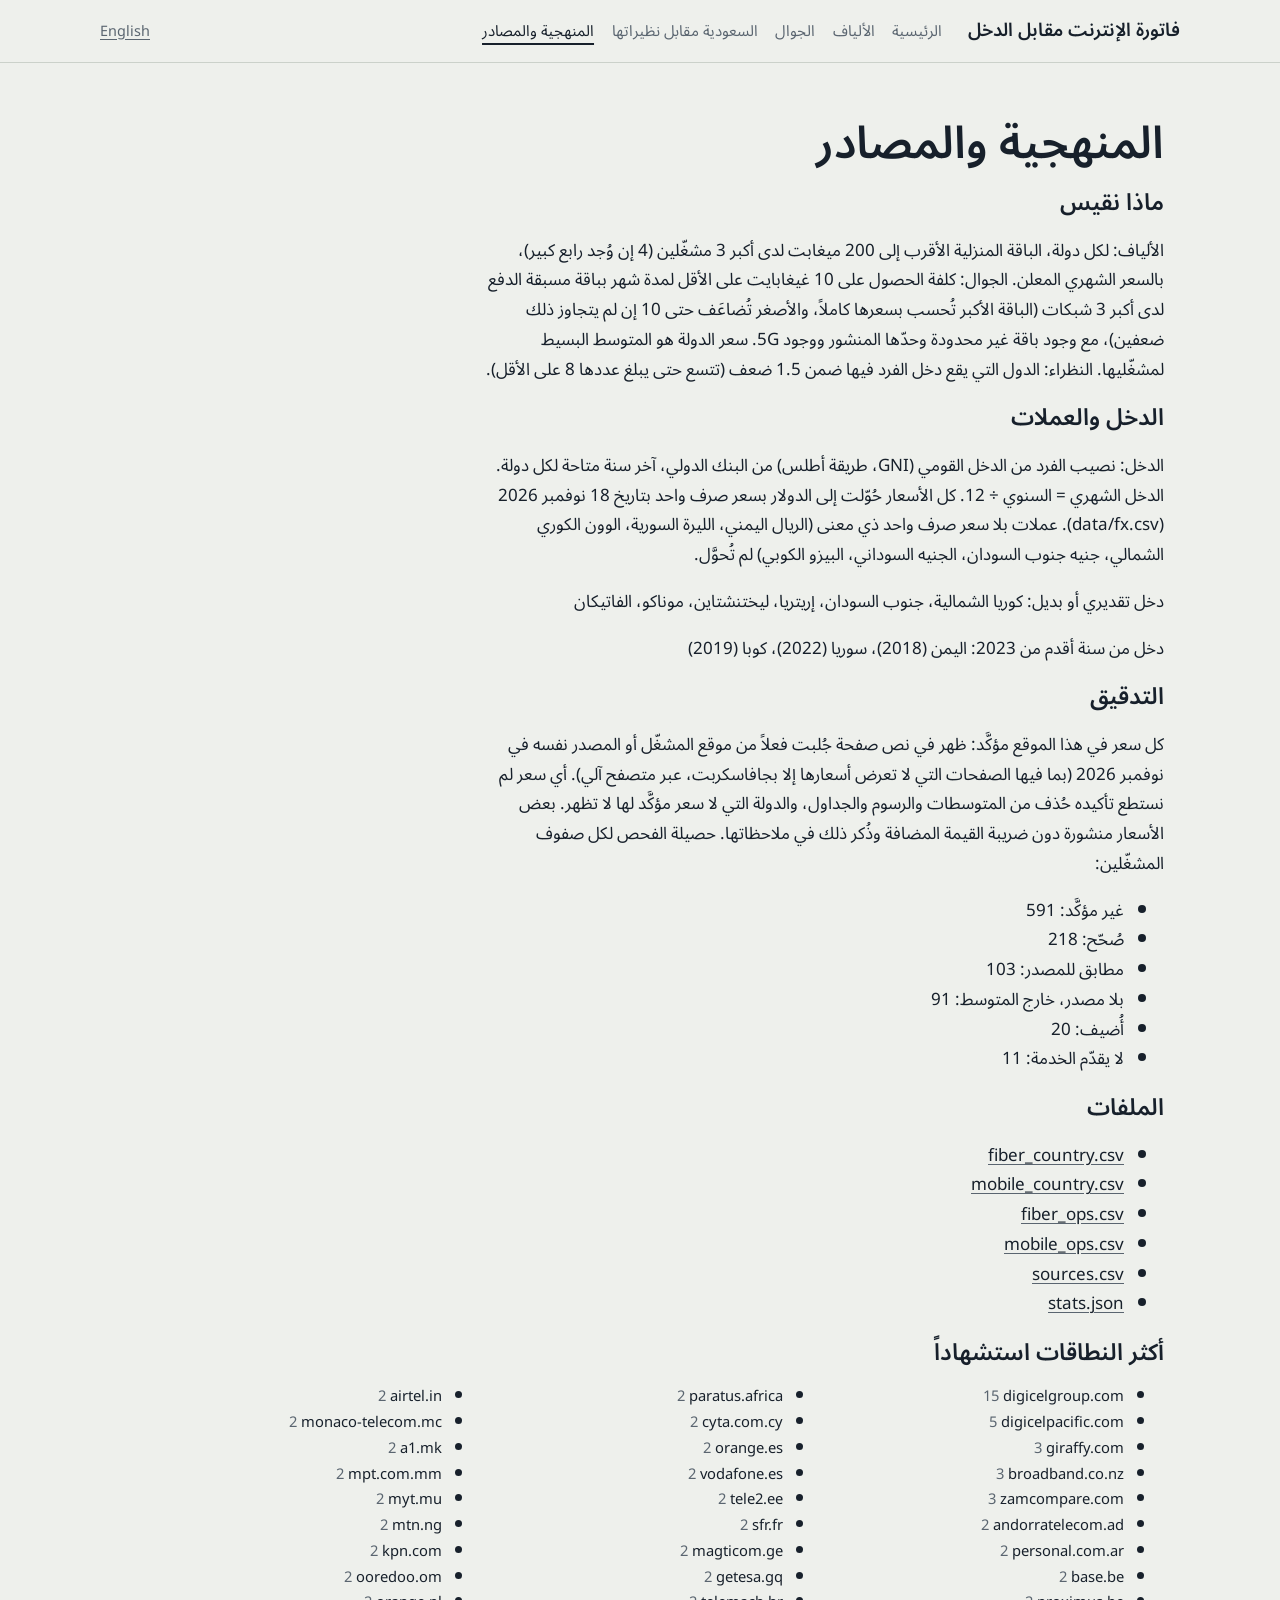
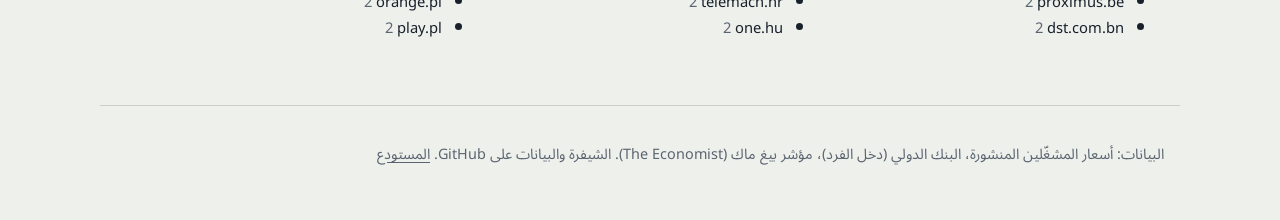
<file: docs/method.html>
<!doctype html>
<html lang="ar" dir="rtl">
<head><meta charset="utf-8"><meta name="viewport" content="width=device-width,initial-scale=1">
<title>المنهجية والمصادر · فاتورة الإنترنت مقابل الدخل</title><meta name="description" content="دراسة لأسعار الألياف والجوال في 195 دولة، بمتوسط أكبر 3 مشغّلين في كل دولة، مقارنةً بدخل الفرد.">
<link rel="stylesheet" href="assets/fonts.css"><link rel="stylesheet" href="assets/site.css">
</head>
<body>
<header class="top"><a class="brand" href="index.html">فاتورة الإنترنت مقابل الدخل</a>
<nav aria-label="primary"><a href="index.html">الرئيسية</a><a href="fiber.html">الألياف</a><a href="mobile.html">الجوال</a><a href="saudi.html">السعودية مقابل نظيراتها</a><a href="method.html" aria-current=page>المنهجية والمصادر</a></nav>
<a class="lang" href="en/method.html" hreflang="en">English</a></header>
<main>

<section class="pagehead prose"><h1>المنهجية والمصادر</h1>
<h2>ماذا نقيس</h2>
<p>الألياف: لكل دولة، الباقة المنزلية الأقرب إلى 200 ميغابت لدى أكبر 3 مشغّلين (4 إن وُجد رابع كبير)، بالسعر الشهري المعلن. الجوال: كلفة الحصول على 10 غيغابايت على الأقل لمدة شهر بباقة مسبقة الدفع لدى أكبر 3 شبكات (الباقة الأكبر تُحسب بسعرها كاملاً، والأصغر تُضاعَف حتى 10 إن لم يتجاوز ذلك ضعفين)، مع وجود باقة غير محدودة وحدّها المنشور ووجود 5G. سعر الدولة هو المتوسط البسيط لمشغّليها. النظراء: الدول التي يقع دخل الفرد فيها ضمن 1.5 ضعف (تتسع حتى يبلغ عددها 8 على الأقل).</p>
<h2>الدخل والعملات</h2>
<p>الدخل: نصيب الفرد من الدخل القومي (GNI، طريقة أطلس) من البنك الدولي، آخر سنة متاحة لكل دولة. الدخل الشهري = السنوي ÷ 12. كل الأسعار حُوّلت إلى الدولار بسعر صرف واحد بتاريخ 18 نوفمبر 2026 (data/fx.csv). عملات بلا سعر صرف واحد ذي معنى (الريال اليمني، الليرة السورية، الوون الكوري الشمالي، جنيه جنوب السودان، الجنيه السوداني، البيزو الكوبي) لم تُحوَّل.</p>
<p>دخل تقديري أو بديل: كوريا الشمالية، جنوب السودان، إريتريا، ليختنشتاين، موناكو، الفاتيكان</p>
<p>دخل من سنة أقدم من 2023: اليمن (2018)، سوريا (2022)، كوبا (2019)</p>
<h2>التدقيق</h2>
<p>كل سعر في هذا الموقع مؤكَّد: ظهر في نص صفحة جُلبت فعلاً من موقع المشغّل أو المصدر نفسه في نوفمبر 2026 (بما فيها الصفحات التي لا تعرض أسعارها إلا بجافاسكربت، عبر متصفح آلي). أي سعر لم نستطع تأكيده حُذف من المتوسطات والرسوم والجداول، والدولة التي لا سعر مؤكَّد لها لا تظهر. بعض الأسعار منشورة دون ضريبة القيمة المضافة وذُكر ذلك في ملاحظاتها. حصيلة الفحص لكل صفوف المشغّلين:</p>
<ul><li>غير مؤكَّد: <bdi dir="ltr">591</bdi></li><li>صُحّح: <bdi dir="ltr">218</bdi></li><li>مطابق للمصدر: <bdi dir="ltr">103</bdi></li><li>بلا مصدر، خارج المتوسط: <bdi dir="ltr">91</bdi></li><li>أُضيف: <bdi dir="ltr">20</bdi></li><li>لا يقدّم الخدمة: <bdi dir="ltr">11</bdi></li></ul>
<h2>الملفات</h2>
<ul><li><a href="data/fiber_country.csv" dir="ltr">fiber_country.csv</a></li><li><a href="data/mobile_country.csv" dir="ltr">mobile_country.csv</a></li><li><a href="data/fiber_ops.csv" dir="ltr">fiber_ops.csv</a></li><li><a href="data/mobile_ops.csv" dir="ltr">mobile_ops.csv</a></li><li><a href="data/sources.csv" dir="ltr">sources.csv</a></li><li><a href="data/stats.json" dir="ltr">stats.json</a></li></ul>
<h2>أكثر النطاقات استشهاداً</h2><ul class="cols3"><li><bdi dir="ltr">digicelgroup.com</bdi> <span class="muted">15</span></li><li><bdi dir="ltr">digicelpacific.com</bdi> <span class="muted">5</span></li><li><bdi dir="ltr">giraffy.com</bdi> <span class="muted">3</span></li><li><bdi dir="ltr">broadband.co.nz</bdi> <span class="muted">3</span></li><li><bdi dir="ltr">zamcompare.com</bdi> <span class="muted">3</span></li><li><bdi dir="ltr">andorratelecom.ad</bdi> <span class="muted">2</span></li><li><bdi dir="ltr">personal.com.ar</bdi> <span class="muted">2</span></li><li><bdi dir="ltr">base.be</bdi> <span class="muted">2</span></li><li><bdi dir="ltr">proximus.be</bdi> <span class="muted">2</span></li><li><bdi dir="ltr">dst.com.bn</bdi> <span class="muted">2</span></li><li><bdi dir="ltr">paratus.africa</bdi> <span class="muted">2</span></li><li><bdi dir="ltr">cyta.com.cy</bdi> <span class="muted">2</span></li><li><bdi dir="ltr">orange.es</bdi> <span class="muted">2</span></li><li><bdi dir="ltr">vodafone.es</bdi> <span class="muted">2</span></li><li><bdi dir="ltr">tele2.ee</bdi> <span class="muted">2</span></li><li><bdi dir="ltr">sfr.fr</bdi> <span class="muted">2</span></li><li><bdi dir="ltr">magticom.ge</bdi> <span class="muted">2</span></li><li><bdi dir="ltr">getesa.gq</bdi> <span class="muted">2</span></li><li><bdi dir="ltr">telemach.hr</bdi> <span class="muted">2</span></li><li><bdi dir="ltr">one.hu</bdi> <span class="muted">2</span></li><li><bdi dir="ltr">airtel.in</bdi> <span class="muted">2</span></li><li><bdi dir="ltr">monaco-telecom.mc</bdi> <span class="muted">2</span></li><li><bdi dir="ltr">a1.mk</bdi> <span class="muted">2</span></li><li><bdi dir="ltr">mpt.com.mm</bdi> <span class="muted">2</span></li><li><bdi dir="ltr">myt.mu</bdi> <span class="muted">2</span></li><li><bdi dir="ltr">mtn.ng</bdi> <span class="muted">2</span></li><li><bdi dir="ltr">kpn.com</bdi> <span class="muted">2</span></li><li><bdi dir="ltr">ooredoo.om</bdi> <span class="muted">2</span></li><li><bdi dir="ltr">orange.pl</bdi> <span class="muted">2</span></li><li><bdi dir="ltr">play.pl</bdi> <span class="muted">2</span></li></ul>
</section>
</main>
<footer><p>البيانات: أسعار المشغّلين المنشورة، البنك الدولي (دخل الفرد)، مؤشر بيغ ماك (The Economist). الشيفرة والبيانات على GitHub. <a href="https://github.com/24bit192kHz/internet-scam-study">المستودع</a></p></footer>
<div id="tip" role="status" hidden></div>
<script>window.LANG="ar";</script>
<script src="assets/data.js"></script><script src="assets/site.js"></script>
</body></html>
</file>
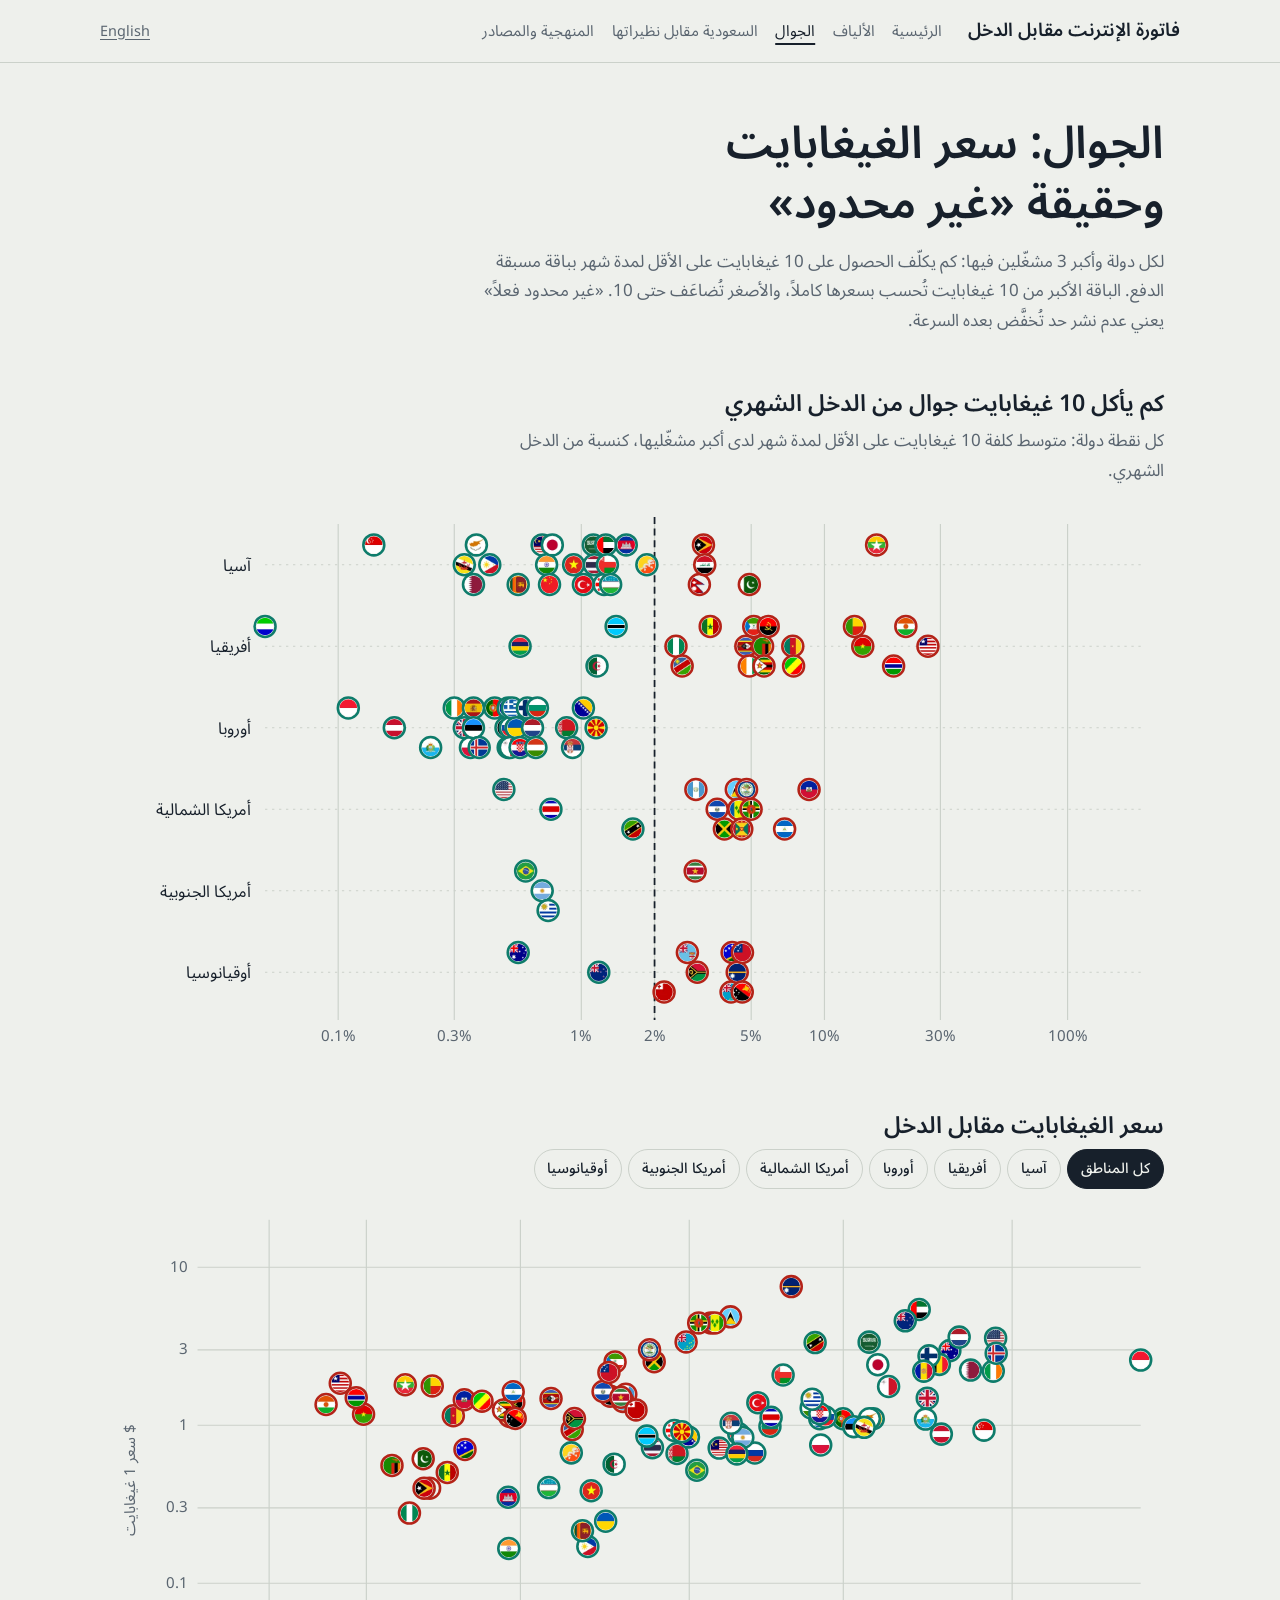
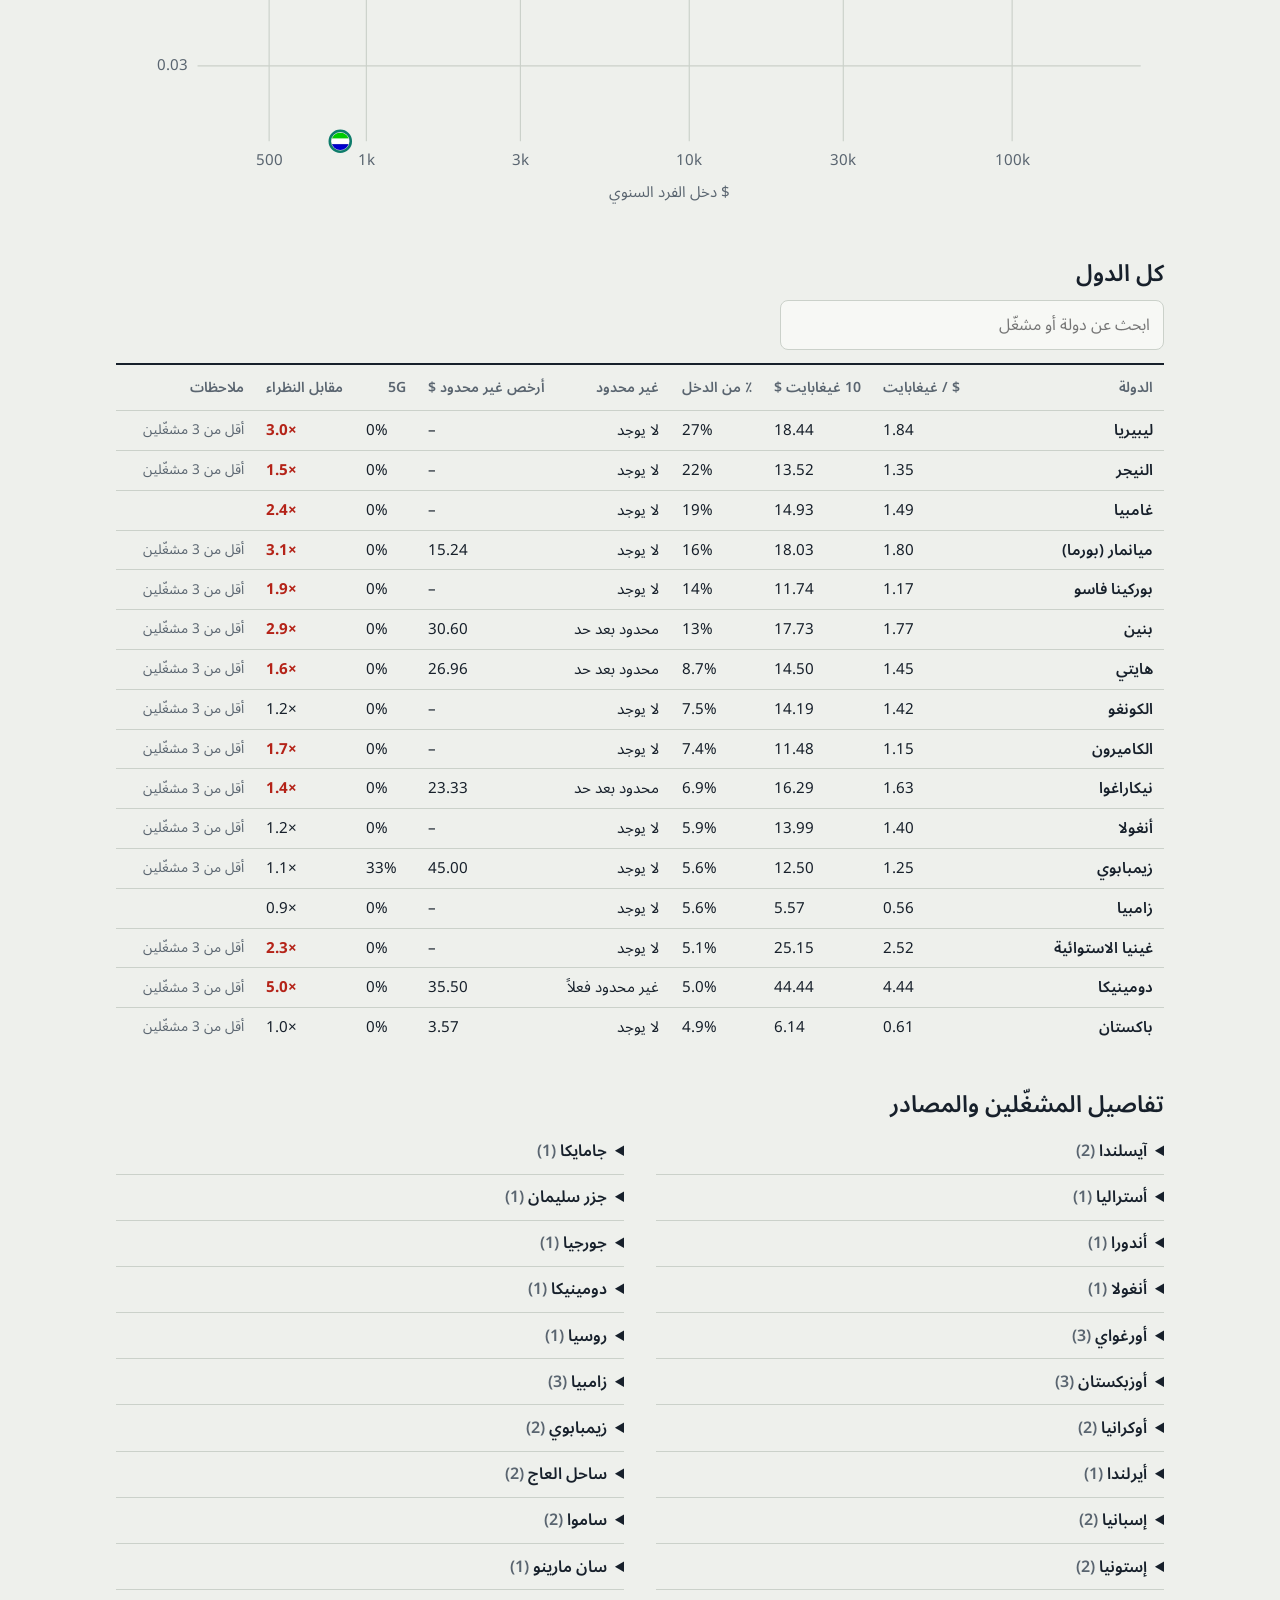
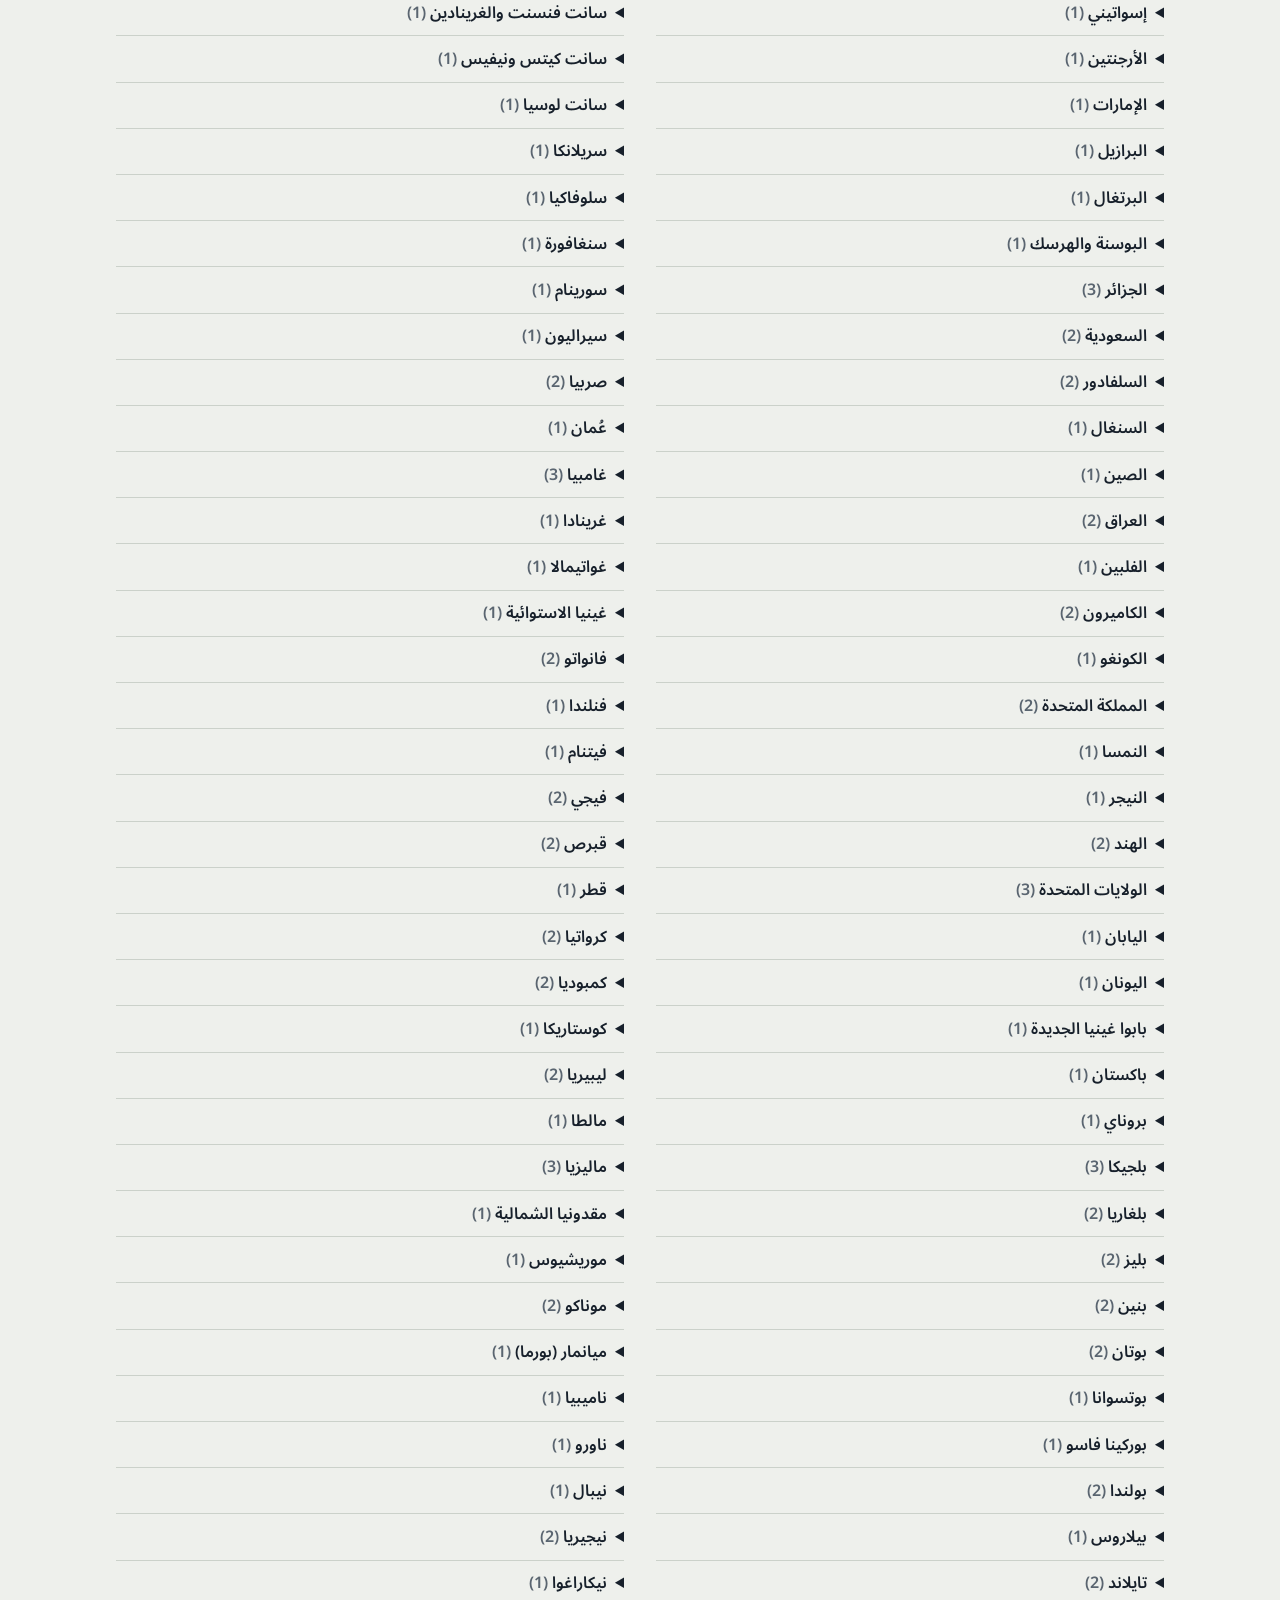
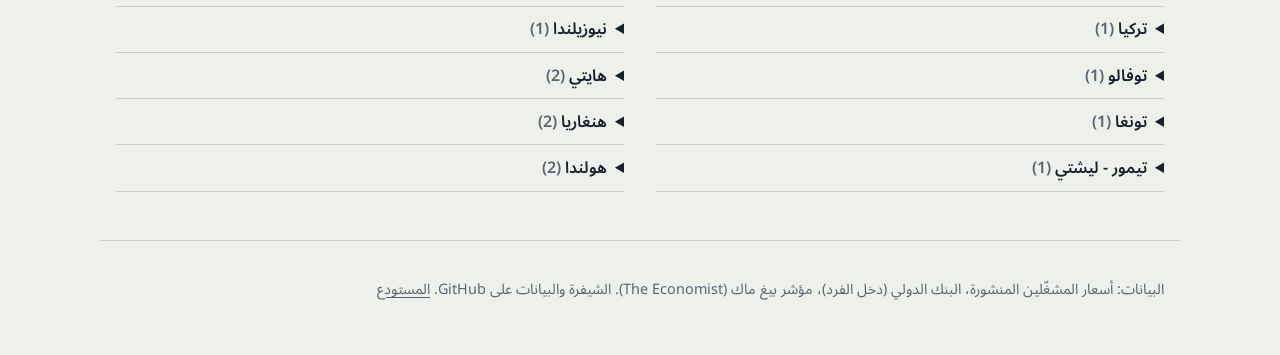
<file: docs/mobile.html>
<!doctype html>
<html lang="ar" dir="rtl">
<head><meta charset="utf-8"><meta name="viewport" content="width=device-width,initial-scale=1">
<title>الجوال · فاتورة الإنترنت مقابل الدخل</title><meta name="description" content="دراسة لأسعار الألياف والجوال في 195 دولة، بمتوسط أكبر 3 مشغّلين في كل دولة، مقارنةً بدخل الفرد.">
<link rel="stylesheet" href="assets/fonts.css"><link rel="stylesheet" href="assets/site.css">
</head>
<body>
<header class="top"><a class="brand" href="index.html">فاتورة الإنترنت مقابل الدخل</a>
<nav aria-label="primary"><a href="index.html">الرئيسية</a><a href="fiber.html">الألياف</a><a href="mobile.html" aria-current=page>الجوال</a><a href="saudi.html">السعودية مقابل نظيراتها</a><a href="method.html">المنهجية والمصادر</a></nav>
<a class="lang" href="en/mobile.html" hreflang="en">English</a></header>
<main>

<section class="pagehead"><h1>الجوال: سعر الغيغابايت وحقيقة «غير محدود»</h1>
<p class="note">لكل دولة وأكبر 3 مشغّلين فيها: كم يكلّف الحصول على 10 غيغابايت على الأقل لمدة شهر بباقة مسبقة الدفع. الباقة الأكبر من 10 غيغابايت تُحسب بسعرها كاملاً، والأصغر تُضاعَف حتى 10. «غير محدود فعلاً» يعني عدم نشر حد تُخفَّض بعده السرعة.</p></section>
<section><h2>كم يأكل 10 غيغابايت جوال من الدخل الشهري</h2><p class="note">كل نقطة دولة: متوسط كلفة 10 غيغابايت على الأقل لمدة شهر لدى أكبر مشغّليها، كنسبة من الدخل الشهري.</p>
<figure class="scroll"><svg class="chart strip" data-kind="m" viewBox="0 0 900 478" role="img" aria-label="كم يأكل 10 غيغابايت جوال من الدخل الشهري"><defs><clipPath id="fc4" clipPathUnits="objectBoundingBox"><circle cx=".5" cy=".5" r=".5"/></clipPath></defs><line class="grid" x1="190.8" x2="190.8" y1="18" y2="444"/><text class="tick" x="190.8" y="462" text-anchor="middle">0.1%</text><line class="grid" x1="290.5" x2="290.5" y1="18" y2="444"/><text class="tick" x="290.5" y="462" text-anchor="middle">0.3%</text><line class="grid" x1="399.6" x2="399.6" y1="18" y2="444"/><text class="tick" x="399.6" y="462" text-anchor="middle">1%</text><line class="grid" x1="462.5" x2="462.5" y1="18" y2="444"/><text class="tick" x="462.5" y="462" text-anchor="middle">2%</text><line class="grid" x1="545.5" x2="545.5" y1="18" y2="444"/><text class="tick" x="545.5" y="462" text-anchor="middle">5%</text><line class="grid" x1="608.4" x2="608.4" y1="18" y2="444"/><text class="tick" x="608.4" y="462" text-anchor="middle">10%</text><line class="grid" x1="708.0" x2="708.0" y1="18" y2="444"/><text class="tick" x="708.0" y="462" text-anchor="middle">30%</text><line class="grid" x1="817.2" x2="817.2" y1="18" y2="444"/><text class="tick" x="817.2" y="462" text-anchor="middle">100%</text><line class="fair" x1="462.5" x2="462.5" y1="12" y2="444"/><line class="lane" x1="128" x2="880" y1="53.0" y2="53.0"/><text class="lab" x="116" y="58.0" text-anchor="end">آسيا</text><g class="dot under" data-iso="SGP" data-x="221.4" data-y="36.0"><circle class="ring" cx="221.4" cy="36.0" r="9"/><image href="assets/flags/sg.webp" x="213.9" y="28.5" width="15" height="15" clip-path="url(#fc4)" preserveAspectRatio="xMidYMid slice"/></g><g class="dot under" data-iso="BRN" data-x="299.1" data-y="53.0"><circle class="ring" cx="299.1" cy="53.0" r="9"/><image href="assets/flags/bn.webp" x="291.6" y="45.5" width="15" height="15" clip-path="url(#fc4)" preserveAspectRatio="xMidYMid slice"/></g><g class="dot under" data-iso="QAT" data-x="307.0" data-y="70.0"><circle class="ring" cx="307.0" cy="70.0" r="9"/><image href="assets/flags/qa.webp" x="299.5" y="62.5" width="15" height="15" clip-path="url(#fc4)" preserveAspectRatio="xMidYMid slice"/></g><g class="dot under" data-iso="CYP" data-x="309.5" data-y="36.0"><circle class="ring" cx="309.5" cy="36.0" r="9"/><image href="assets/flags/cy.webp" x="302.0" y="28.5" width="15" height="15" clip-path="url(#fc4)" preserveAspectRatio="xMidYMid slice"/></g><g class="dot under" data-iso="PHL" data-x="321.0" data-y="53.0"><circle class="ring" cx="321.0" cy="53.0" r="9"/><image href="assets/flags/ph.webp" x="313.5" y="45.5" width="15" height="15" clip-path="url(#fc4)" preserveAspectRatio="xMidYMid slice"/></g><g class="dot under" data-iso="LKA" data-x="345.4" data-y="70.0"><circle class="ring" cx="345.4" cy="70.0" r="9"/><image href="assets/flags/lk.webp" x="337.9" y="62.5" width="15" height="15" clip-path="url(#fc4)" preserveAspectRatio="xMidYMid slice"/></g><g class="dot under" data-iso="MYS" data-x="366.0" data-y="36.0"><circle class="ring" cx="366.0" cy="36.0" r="9"/><image href="assets/flags/my.webp" x="358.5" y="28.5" width="15" height="15" clip-path="url(#fc4)" preserveAspectRatio="xMidYMid slice"/></g><g class="dot under" data-iso="IND" data-x="369.8" data-y="53.0"><circle class="ring" cx="369.8" cy="53.0" r="9"/><image href="assets/flags/in.webp" x="362.3" y="45.5" width="15" height="15" clip-path="url(#fc4)" preserveAspectRatio="xMidYMid slice"/></g><g class="dot under" data-iso="CHN" data-x="372.3" data-y="70.0"><circle class="ring" cx="372.3" cy="70.0" r="9"/><image href="assets/flags/cn.webp" x="364.8" y="62.5" width="15" height="15" clip-path="url(#fc4)" preserveAspectRatio="xMidYMid slice"/></g><g class="dot under" data-iso="JPN" data-x="374.7" data-y="36.0"><circle class="ring" cx="374.7" cy="36.0" r="9"/><image href="assets/flags/jp.webp" x="367.2" y="28.5" width="15" height="15" clip-path="url(#fc4)" preserveAspectRatio="xMidYMid slice"/></g><g class="dot under" data-iso="VNM" data-x="393.0" data-y="53.0"><circle class="ring" cx="393.0" cy="53.0" r="9"/><image href="assets/flags/vn.webp" x="385.5" y="45.5" width="15" height="15" clip-path="url(#fc4)" preserveAspectRatio="xMidYMid slice"/></g><g class="dot under" data-iso="TUR" data-x="401.4" data-y="70.0"><circle class="ring" cx="401.4" cy="70.0" r="9"/><image href="assets/flags/tr.webp" x="393.9" y="62.5" width="15" height="15" clip-path="url(#fc4)" preserveAspectRatio="xMidYMid slice"/></g><g class="dot under" data-iso="SAU" data-x="409.9" data-y="36.0"><circle class="ring" cx="409.9" cy="36.0" r="9"/><image href="assets/flags/sa.webp" x="402.4" y="28.5" width="15" height="15" clip-path="url(#fc4)" preserveAspectRatio="xMidYMid slice"/></g><g class="dot under" data-iso="THA" data-x="410.7" data-y="53.0"><circle class="ring" cx="410.7" cy="53.0" r="9"/><image href="assets/flags/th.webp" x="403.2" y="45.5" width="15" height="15" clip-path="url(#fc4)" preserveAspectRatio="xMidYMid slice"/></g><g class="dot under" data-iso="GEO" data-x="419.1" data-y="70.0"><circle class="ring" cx="419.1" cy="70.0" r="9"/><image href="assets/flags/ge.webp" x="411.6" y="62.5" width="15" height="15" clip-path="url(#fc4)" preserveAspectRatio="xMidYMid slice"/></g><g class="dot under" data-iso="ARE" data-x="420.6" data-y="36.0"><circle class="ring" cx="420.6" cy="36.0" r="9"/><image href="assets/flags/ae.webp" x="413.1" y="28.5" width="15" height="15" clip-path="url(#fc4)" preserveAspectRatio="xMidYMid slice"/></g><g class="dot under" data-iso="OMN" data-x="422.0" data-y="53.0"><circle class="ring" cx="422.0" cy="53.0" r="9"/><image href="assets/flags/om.webp" x="414.5" y="45.5" width="15" height="15" clip-path="url(#fc4)" preserveAspectRatio="xMidYMid slice"/></g><g class="dot under" data-iso="UZB" data-x="424.8" data-y="70.0"><circle class="ring" cx="424.8" cy="70.0" r="9"/><image href="assets/flags/uz.webp" x="417.3" y="62.5" width="15" height="15" clip-path="url(#fc4)" preserveAspectRatio="xMidYMid slice"/></g><g class="dot under" data-iso="KHM" data-x="438.2" data-y="36.0"><circle class="ring" cx="438.2" cy="36.0" r="9"/><image href="assets/flags/kh.webp" x="430.7" y="28.5" width="15" height="15" clip-path="url(#fc4)" preserveAspectRatio="xMidYMid slice"/></g><g class="dot under" data-iso="BTN" data-x="455.9" data-y="53.0"><circle class="ring" cx="455.9" cy="53.0" r="9"/><image href="assets/flags/bt.webp" x="448.4" y="45.5" width="15" height="15" clip-path="url(#fc4)" preserveAspectRatio="xMidYMid slice"/></g><g class="dot over" data-iso="NPL" data-x="501.0" data-y="70.0"><circle class="ring" cx="501.0" cy="70.0" r="9"/><image href="assets/flags/np.webp" x="493.5" y="62.5" width="15" height="15" clip-path="url(#fc4)" preserveAspectRatio="xMidYMid slice"/></g><g class="dot over" data-iso="TLS" data-x="504.5" data-y="36.0"><circle class="ring" cx="504.5" cy="36.0" r="9"/><image href="assets/flags/tl.webp" x="497.0" y="28.5" width="15" height="15" clip-path="url(#fc4)" preserveAspectRatio="xMidYMid slice"/></g><g class="dot over" data-iso="IRQ" data-x="505.6" data-y="53.0"><circle class="ring" cx="505.6" cy="53.0" r="9"/><image href="assets/flags/iq.webp" x="498.1" y="45.5" width="15" height="15" clip-path="url(#fc4)" preserveAspectRatio="xMidYMid slice"/></g><g class="dot over" data-iso="PAK" data-x="543.9" data-y="70.0"><circle class="ring" cx="543.9" cy="70.0" r="9"/><image href="assets/flags/pk.webp" x="536.4" y="62.5" width="15" height="15" clip-path="url(#fc4)" preserveAspectRatio="xMidYMid slice"/></g><g class="dot over" data-iso="MMR" data-x="653.2" data-y="36.0"><circle class="ring" cx="653.2" cy="36.0" r="9"/><image href="assets/flags/mm.webp" x="645.7" y="28.5" width="15" height="15" clip-path="url(#fc4)" preserveAspectRatio="xMidYMid slice"/></g><line class="lane" x1="128" x2="880" y1="123.0" y2="123.0"/><text class="lab" x="116" y="128.0" text-anchor="end">أفريقيا</text><g class="dot under" data-iso="SLE" data-x="128.0" data-y="106.0"><circle class="ring" cx="128.0" cy="106.0" r="9"/><image href="assets/flags/sl.webp" x="120.5" y="98.5" width="15" height="15" clip-path="url(#fc4)" preserveAspectRatio="xMidYMid slice"/></g><g class="dot under" data-iso="MUS" data-x="347.0" data-y="123.0"><circle class="ring" cx="347.0" cy="123.0" r="9"/><image href="assets/flags/mu.webp" x="339.5" y="115.5" width="15" height="15" clip-path="url(#fc4)" preserveAspectRatio="xMidYMid slice"/></g><g class="dot under" data-iso="DZA" data-x="413.1" data-y="140.0"><circle class="ring" cx="413.1" cy="140.0" r="9"/><image href="assets/flags/dz.webp" x="405.6" y="132.5" width="15" height="15" clip-path="url(#fc4)" preserveAspectRatio="xMidYMid slice"/></g><g class="dot under" data-iso="BWA" data-x="429.5" data-y="106.0"><circle class="ring" cx="429.5" cy="106.0" r="9"/><image href="assets/flags/bw.webp" x="422.0" y="98.5" width="15" height="15" clip-path="url(#fc4)" preserveAspectRatio="xMidYMid slice"/></g><g class="dot over" data-iso="NGA" data-x="480.9" data-y="123.0"><circle class="ring" cx="480.9" cy="123.0" r="9"/><image href="assets/flags/ng.webp" x="473.4" y="115.5" width="15" height="15" clip-path="url(#fc4)" preserveAspectRatio="xMidYMid slice"/></g><g class="dot over" data-iso="NAM" data-x="486.2" data-y="140.0"><circle class="ring" cx="486.2" cy="140.0" r="9"/><image href="assets/flags/na.webp" x="478.7" y="132.5" width="15" height="15" clip-path="url(#fc4)" preserveAspectRatio="xMidYMid slice"/></g><g class="dot over" data-iso="SEN" data-x="510.3" data-y="106.0"><circle class="ring" cx="510.3" cy="106.0" r="9"/><image href="assets/flags/sn.webp" x="502.8" y="98.5" width="15" height="15" clip-path="url(#fc4)" preserveAspectRatio="xMidYMid slice"/></g><g class="dot over" data-iso="SWZ" data-x="540.9" data-y="123.0"><circle class="ring" cx="540.9" cy="123.0" r="9"/><image href="assets/flags/sz.webp" x="533.4" y="115.5" width="15" height="15" clip-path="url(#fc4)" preserveAspectRatio="xMidYMid slice"/></g><g class="dot over" data-iso="CIV" data-x="543.9" data-y="140.0"><circle class="ring" cx="543.9" cy="140.0" r="9"/><image href="assets/flags/ci.webp" x="536.4" y="132.5" width="15" height="15" clip-path="url(#fc4)" preserveAspectRatio="xMidYMid slice"/></g><g class="dot over" data-iso="GNQ" data-x="547.7" data-y="106.0"><circle class="ring" cx="547.7" cy="106.0" r="9"/><image href="assets/flags/gq.webp" x="540.2" y="98.5" width="15" height="15" clip-path="url(#fc4)" preserveAspectRatio="xMidYMid slice"/></g><g class="dot over" data-iso="ZMB" data-x="555.3" data-y="123.0"><circle class="ring" cx="555.3" cy="123.0" r="9"/><image href="assets/flags/zm.webp" x="547.8" y="115.5" width="15" height="15" clip-path="url(#fc4)" preserveAspectRatio="xMidYMid slice"/></g><g class="dot over" data-iso="ZWE" data-x="556.5" data-y="140.0"><circle class="ring" cx="556.5" cy="140.0" r="9"/><image href="assets/flags/zw.webp" x="549.0" y="132.5" width="15" height="15" clip-path="url(#fc4)" preserveAspectRatio="xMidYMid slice"/></g><g class="dot over" data-iso="AGO" data-x="560.1" data-y="106.0"><circle class="ring" cx="560.1" cy="106.0" r="9"/><image href="assets/flags/ao.webp" x="552.6" y="98.5" width="15" height="15" clip-path="url(#fc4)" preserveAspectRatio="xMidYMid slice"/></g><g class="dot over" data-iso="CMR" data-x="581.2" data-y="123.0"><circle class="ring" cx="581.2" cy="123.0" r="9"/><image href="assets/flags/cm.webp" x="573.7" y="115.5" width="15" height="15" clip-path="url(#fc4)" preserveAspectRatio="xMidYMid slice"/></g><g class="dot over" data-iso="COG" data-x="581.9" data-y="140.0"><circle class="ring" cx="581.9" cy="140.0" r="9"/><image href="assets/flags/cg.webp" x="574.4" y="132.5" width="15" height="15" clip-path="url(#fc4)" preserveAspectRatio="xMidYMid slice"/></g><g class="dot over" data-iso="BEN" data-x="634.2" data-y="106.0"><circle class="ring" cx="634.2" cy="106.0" r="9"/><image href="assets/flags/bj.webp" x="626.7" y="98.5" width="15" height="15" clip-path="url(#fc4)" preserveAspectRatio="xMidYMid slice"/></g><g class="dot over" data-iso="BFA" data-x="641.3" data-y="123.0"><circle class="ring" cx="641.3" cy="123.0" r="9"/><image href="assets/flags/bf.webp" x="633.8" y="115.5" width="15" height="15" clip-path="url(#fc4)" preserveAspectRatio="xMidYMid slice"/></g><g class="dot over" data-iso="GMB" data-x="667.8" data-y="140.0"><circle class="ring" cx="667.8" cy="140.0" r="9"/><image href="assets/flags/gm.webp" x="660.3" y="132.5" width="15" height="15" clip-path="url(#fc4)" preserveAspectRatio="xMidYMid slice"/></g><g class="dot over" data-iso="NER" data-x="678.3" data-y="106.0"><circle class="ring" cx="678.3" cy="106.0" r="9"/><image href="assets/flags/ne.webp" x="670.8" y="98.5" width="15" height="15" clip-path="url(#fc4)" preserveAspectRatio="xMidYMid slice"/></g><g class="dot over" data-iso="LBR" data-x="697.3" data-y="123.0"><circle class="ring" cx="697.3" cy="123.0" r="9"/><image href="assets/flags/lr.webp" x="689.8" y="115.5" width="15" height="15" clip-path="url(#fc4)" preserveAspectRatio="xMidYMid slice"/></g><line class="lane" x1="128" x2="880" y1="193.0" y2="193.0"/><text class="lab" x="116" y="198.0" text-anchor="end">أوروبا</text><g class="dot under" data-iso="MCO" data-x="199.5" data-y="176.0"><circle class="ring" cx="199.5" cy="176.0" r="9"/><image href="assets/flags/mc.webp" x="192.0" y="168.5" width="15" height="15" clip-path="url(#fc4)" preserveAspectRatio="xMidYMid slice"/></g><g class="dot under" data-iso="AUT" data-x="239.0" data-y="193.0"><circle class="ring" cx="239.0" cy="193.0" r="9"/><image href="assets/flags/at.webp" x="231.5" y="185.5" width="15" height="15" clip-path="url(#fc4)" preserveAspectRatio="xMidYMid slice"/></g><g class="dot under" data-iso="SMR" data-x="270.2" data-y="210.0"><circle class="ring" cx="270.2" cy="210.0" r="9"/><image href="assets/flags/sm.webp" x="262.7" y="202.5" width="15" height="15" clip-path="url(#fc4)" preserveAspectRatio="xMidYMid slice"/></g><g class="dot under" data-iso="IRL" data-x="290.5" data-y="176.0"><circle class="ring" cx="290.5" cy="176.0" r="9"/><image href="assets/flags/ie.webp" x="283.0" y="168.5" width="15" height="15" clip-path="url(#fc4)" preserveAspectRatio="xMidYMid slice"/></g><g class="dot under" data-iso="GBR" data-x="299.1" data-y="193.0"><circle class="ring" cx="299.1" cy="193.0" r="9"/><image href="assets/flags/gb.webp" x="291.6" y="185.5" width="15" height="15" clip-path="url(#fc4)" preserveAspectRatio="xMidYMid slice"/></g><g class="dot under" data-iso="POL" data-x="304.4" data-y="210.0"><circle class="ring" cx="304.4" cy="210.0" r="9"/><image href="assets/flags/pl.webp" x="296.9" y="202.5" width="15" height="15" clip-path="url(#fc4)" preserveAspectRatio="xMidYMid slice"/></g><g class="dot under" data-iso="ESP" data-x="307.0" data-y="176.0"><circle class="ring" cx="307.0" cy="176.0" r="9"/><image href="assets/flags/es.webp" x="299.5" y="168.5" width="15" height="15" clip-path="url(#fc4)" preserveAspectRatio="xMidYMid slice"/></g><g class="dot under" data-iso="EST" data-x="307.0" data-y="193.0"><circle class="ring" cx="307.0" cy="193.0" r="9"/><image href="assets/flags/ee.webp" x="299.5" y="185.5" width="15" height="15" clip-path="url(#fc4)" preserveAspectRatio="xMidYMid slice"/></g><g class="dot under" data-iso="ISL" data-x="311.9" data-y="210.0"><circle class="ring" cx="311.9" cy="210.0" r="9"/><image href="assets/flags/is.webp" x="304.4" y="202.5" width="15" height="15" clip-path="url(#fc4)" preserveAspectRatio="xMidYMid slice"/></g><g class="dot under" data-iso="PRT" data-x="325.2" data-y="176.0"><circle class="ring" cx="325.2" cy="176.0" r="9"/><image href="assets/flags/pt.webp" x="317.7" y="168.5" width="15" height="15" clip-path="url(#fc4)" preserveAspectRatio="xMidYMid slice"/></g><g class="dot under" data-iso="BEL" data-x="334.9" data-y="193.0"><circle class="ring" cx="334.9" cy="193.0" r="9"/><image href="assets/flags/be.webp" x="327.4" y="185.5" width="15" height="15" clip-path="url(#fc4)" preserveAspectRatio="xMidYMid slice"/></g><g class="dot under" data-iso="RUS" data-x="336.8" data-y="210.0"><circle class="ring" cx="336.8" cy="210.0" r="9"/><image href="assets/flags/ru.webp" x="329.3" y="202.5" width="15" height="15" clip-path="url(#fc4)" preserveAspectRatio="xMidYMid slice"/></g><g class="dot under" data-iso="AND" data-x="336.8" data-y="176.0"><circle class="ring" cx="336.8" cy="176.0" r="9"/><image href="assets/flags/ad.webp" x="329.3" y="168.5" width="15" height="15" clip-path="url(#fc4)" preserveAspectRatio="xMidYMid slice"/></g><g class="dot under" data-iso="SVK" data-x="338.6" data-y="193.0"><circle class="ring" cx="338.6" cy="193.0" r="9"/><image href="assets/flags/sk.webp" x="331.1" y="185.5" width="15" height="15" clip-path="url(#fc4)" preserveAspectRatio="xMidYMid slice"/></g><g class="dot under" data-iso="MLT" data-x="338.6" data-y="210.0"><circle class="ring" cx="338.6" cy="210.0" r="9"/><image href="assets/flags/mt.webp" x="331.1" y="202.5" width="15" height="15" clip-path="url(#fc4)" preserveAspectRatio="xMidYMid slice"/></g><g class="dot under" data-iso="GRC" data-x="340.3" data-y="176.0"><circle class="ring" cx="340.3" cy="176.0" r="9"/><image href="assets/flags/gr.webp" x="332.8" y="168.5" width="15" height="15" clip-path="url(#fc4)" preserveAspectRatio="xMidYMid slice"/></g><g class="dot under" data-iso="UKR" data-x="343.7" data-y="193.0"><circle class="ring" cx="343.7" cy="193.0" r="9"/><image href="assets/flags/ua.webp" x="336.2" y="185.5" width="15" height="15" clip-path="url(#fc4)" preserveAspectRatio="xMidYMid slice"/></g><g class="dot under" data-iso="HRV" data-x="347.0" data-y="210.0"><circle class="ring" cx="347.0" cy="210.0" r="9"/><image href="assets/flags/hr.webp" x="339.5" y="202.5" width="15" height="15" clip-path="url(#fc4)" preserveAspectRatio="xMidYMid slice"/></g><g class="dot under" data-iso="FIN" data-x="353.3" data-y="176.0"><circle class="ring" cx="353.3" cy="176.0" r="9"/><image href="assets/flags/fi.webp" x="345.8" y="168.5" width="15" height="15" clip-path="url(#fc4)" preserveAspectRatio="xMidYMid slice"/></g><g class="dot under" data-iso="NLD" data-x="357.7" data-y="193.0"><circle class="ring" cx="357.7" cy="193.0" r="9"/><image href="assets/flags/nl.webp" x="350.2" y="185.5" width="15" height="15" clip-path="url(#fc4)" preserveAspectRatio="xMidYMid slice"/></g><g class="dot under" data-iso="HUN" data-x="360.6" data-y="210.0"><circle class="ring" cx="360.6" cy="210.0" r="9"/><image href="assets/flags/hu.webp" x="353.1" y="202.5" width="15" height="15" clip-path="url(#fc4)" preserveAspectRatio="xMidYMid slice"/></g><g class="dot under" data-iso="BGR" data-x="361.9" data-y="176.0"><circle class="ring" cx="361.9" cy="176.0" r="9"/><image href="assets/flags/bg.webp" x="354.4" y="168.5" width="15" height="15" clip-path="url(#fc4)" preserveAspectRatio="xMidYMid slice"/></g><g class="dot under" data-iso="BLR" data-x="387.0" data-y="193.0"><circle class="ring" cx="387.0" cy="193.0" r="9"/><image href="assets/flags/by.webp" x="379.5" y="185.5" width="15" height="15" clip-path="url(#fc4)" preserveAspectRatio="xMidYMid slice"/></g><g class="dot under" data-iso="SRB" data-x="392.1" data-y="210.0"><circle class="ring" cx="392.1" cy="210.0" r="9"/><image href="assets/flags/rs.webp" x="384.6" y="202.5" width="15" height="15" clip-path="url(#fc4)" preserveAspectRatio="xMidYMid slice"/></g><g class="dot under" data-iso="BIH" data-x="401.4" data-y="176.0"><circle class="ring" cx="401.4" cy="176.0" r="9"/><image href="assets/flags/ba.webp" x="393.9" y="168.5" width="15" height="15" clip-path="url(#fc4)" preserveAspectRatio="xMidYMid slice"/></g><g class="dot under" data-iso="MKD" data-x="412.3" data-y="193.0"><circle class="ring" cx="412.3" cy="193.0" r="9"/><image href="assets/flags/mk.webp" x="404.8" y="185.5" width="15" height="15" clip-path="url(#fc4)" preserveAspectRatio="xMidYMid slice"/></g><line class="lane" x1="128" x2="880" y1="263.0" y2="263.0"/><text class="lab" x="116" y="268.0" text-anchor="end">أمريكا الشمالية</text><g class="dot under" data-iso="USA" data-x="333.1" data-y="246.0"><circle class="ring" cx="333.1" cy="246.0" r="9"/><image href="assets/flags/us.webp" x="325.6" y="238.5" width="15" height="15" clip-path="url(#fc4)" preserveAspectRatio="xMidYMid slice"/></g><g class="dot under" data-iso="CRI" data-x="373.5" data-y="263.0"><circle class="ring" cx="373.5" cy="263.0" r="9"/><image href="assets/flags/cr.webp" x="366.0" y="255.5" width="15" height="15" clip-path="url(#fc4)" preserveAspectRatio="xMidYMid slice"/></g><g class="dot under" data-iso="KNA" data-x="443.9" data-y="280.0"><circle class="ring" cx="443.9" cy="280.0" r="9"/><image href="assets/flags/kn.webp" x="436.4" y="272.5" width="15" height="15" clip-path="url(#fc4)" preserveAspectRatio="xMidYMid slice"/></g><g class="dot over" data-iso="GTM" data-x="498.0" data-y="246.0"><circle class="ring" cx="498.0" cy="246.0" r="9"/><image href="assets/flags/gt.webp" x="490.5" y="238.5" width="15" height="15" clip-path="url(#fc4)" preserveAspectRatio="xMidYMid slice"/></g><g class="dot over" data-iso="SLV" data-x="516.3" data-y="263.0"><circle class="ring" cx="516.3" cy="263.0" r="9"/><image href="assets/flags/sv.webp" x="508.8" y="255.5" width="15" height="15" clip-path="url(#fc4)" preserveAspectRatio="xMidYMid slice"/></g><g class="dot over" data-iso="JAM" data-x="522.5" data-y="280.0"><circle class="ring" cx="522.5" cy="280.0" r="9"/><image href="assets/flags/jm.webp" x="515.0" y="272.5" width="15" height="15" clip-path="url(#fc4)" preserveAspectRatio="xMidYMid slice"/></g><g class="dot over" data-iso="LCA" data-x="532.7" data-y="246.0"><circle class="ring" cx="532.7" cy="246.0" r="9"/><image href="assets/flags/lc.webp" x="525.2" y="238.5" width="15" height="15" clip-path="url(#fc4)" preserveAspectRatio="xMidYMid slice"/></g><g class="dot over" data-iso="VCT" data-x="534.8" data-y="263.0"><circle class="ring" cx="534.8" cy="263.0" r="9"/><image href="assets/flags/vc.webp" x="527.3" y="255.5" width="15" height="15" clip-path="url(#fc4)" preserveAspectRatio="xMidYMid slice"/></g><g class="dot over" data-iso="GRD" data-x="537.4" data-y="280.0"><circle class="ring" cx="537.4" cy="280.0" r="9"/><image href="assets/flags/gd.webp" x="529.9" y="272.5" width="15" height="15" clip-path="url(#fc4)" preserveAspectRatio="xMidYMid slice"/></g><g class="dot over" data-iso="BLZ" data-x="541.5" data-y="246.0"><circle class="ring" cx="541.5" cy="246.0" r="9"/><image href="assets/flags/bz.webp" x="534.0" y="238.5" width="15" height="15" clip-path="url(#fc4)" preserveAspectRatio="xMidYMid slice"/></g><g class="dot over" data-iso="DMA" data-x="545.4" data-y="263.0"><circle class="ring" cx="545.4" cy="263.0" r="9"/><image href="assets/flags/dm.webp" x="537.9" y="255.5" width="15" height="15" clip-path="url(#fc4)" preserveAspectRatio="xMidYMid slice"/></g><g class="dot over" data-iso="NIC" data-x="574.2" data-y="280.0"><circle class="ring" cx="574.2" cy="280.0" r="9"/><image href="assets/flags/ni.webp" x="566.7" y="272.5" width="15" height="15" clip-path="url(#fc4)" preserveAspectRatio="xMidYMid slice"/></g><g class="dot over" data-iso="HTI" data-x="595.2" data-y="246.0"><circle class="ring" cx="595.2" cy="246.0" r="9"/><image href="assets/flags/ht.webp" x="587.7" y="238.5" width="15" height="15" clip-path="url(#fc4)" preserveAspectRatio="xMidYMid slice"/></g><line class="lane" x1="128" x2="880" y1="333.0" y2="333.0"/><text class="lab" x="116" y="338.0" text-anchor="end">أمريكا الجنوبية</text><g class="dot under" data-iso="BRA" data-x="351.8" data-y="316.0"><circle class="ring" cx="351.8" cy="316.0" r="9"/><image href="assets/flags/br.webp" x="344.3" y="308.5" width="15" height="15" clip-path="url(#fc4)" preserveAspectRatio="xMidYMid slice"/></g><g class="dot under" data-iso="ARG" data-x="366.0" data-y="333.0"><circle class="ring" cx="366.0" cy="333.0" r="9"/><image href="assets/flags/ar.webp" x="358.5" y="325.5" width="15" height="15" clip-path="url(#fc4)" preserveAspectRatio="xMidYMid slice"/></g><g class="dot under" data-iso="URY" data-x="371.1" data-y="350.0"><circle class="ring" cx="371.1" cy="350.0" r="9"/><image href="assets/flags/uy.webp" x="363.6" y="342.5" width="15" height="15" clip-path="url(#fc4)" preserveAspectRatio="xMidYMid slice"/></g><g class="dot over" data-iso="SUR" data-x="497.4" data-y="316.0"><circle class="ring" cx="497.4" cy="316.0" r="9"/><image href="assets/flags/sr.webp" x="489.9" y="308.5" width="15" height="15" clip-path="url(#fc4)" preserveAspectRatio="xMidYMid slice"/></g><line class="lane" x1="128" x2="880" y1="403.0" y2="403.0"/><text class="lab" x="116" y="408.0" text-anchor="end">أوقيانوسيا</text><g class="dot under" data-iso="AUS" data-x="345.4" data-y="386.0"><circle class="ring" cx="345.4" cy="386.0" r="9"/><image href="assets/flags/au.webp" x="337.9" y="378.5" width="15" height="15" clip-path="url(#fc4)" preserveAspectRatio="xMidYMid slice"/></g><g class="dot under" data-iso="NZL" data-x="414.6" data-y="403.0"><circle class="ring" cx="414.6" cy="403.0" r="9"/><image href="assets/flags/nz.webp" x="407.1" y="395.5" width="15" height="15" clip-path="url(#fc4)" preserveAspectRatio="xMidYMid slice"/></g><g class="dot over" data-iso="TON" data-x="470.7" data-y="420.0"><circle class="ring" cx="470.7" cy="420.0" r="9"/><image href="assets/flags/to.webp" x="463.2" y="412.5" width="15" height="15" clip-path="url(#fc4)" preserveAspectRatio="xMidYMid slice"/></g><g class="dot over" data-iso="FJI" data-x="490.7" data-y="386.0"><circle class="ring" cx="490.7" cy="386.0" r="9"/><image href="assets/flags/fj.webp" x="483.2" y="378.5" width="15" height="15" clip-path="url(#fc4)" preserveAspectRatio="xMidYMid slice"/></g><g class="dot over" data-iso="VUT" data-x="499.2" data-y="403.0"><circle class="ring" cx="499.2" cy="403.0" r="9"/><image href="assets/flags/vu.webp" x="491.7" y="395.5" width="15" height="15" clip-path="url(#fc4)" preserveAspectRatio="xMidYMid slice"/></g><g class="dot over" data-iso="TUV" data-x="528.2" data-y="420.0"><circle class="ring" cx="528.2" cy="420.0" r="9"/><image href="assets/flags/tv.webp" x="520.7" y="412.5" width="15" height="15" clip-path="url(#fc4)" preserveAspectRatio="xMidYMid slice"/></g><g class="dot over" data-iso="SLB" data-x="529.1" data-y="386.0"><circle class="ring" cx="529.1" cy="386.0" r="9"/><image href="assets/flags/sb.webp" x="521.6" y="378.5" width="15" height="15" clip-path="url(#fc4)" preserveAspectRatio="xMidYMid slice"/></g><g class="dot over" data-iso="NRU" data-x="533.5" data-y="403.0"><circle class="ring" cx="533.5" cy="403.0" r="9"/><image href="assets/flags/nr.webp" x="526.0" y="395.5" width="15" height="15" clip-path="url(#fc4)" preserveAspectRatio="xMidYMid slice"/></g><g class="dot over" data-iso="PNG" data-x="537.8" data-y="420.0"><circle class="ring" cx="537.8" cy="420.0" r="9"/><image href="assets/flags/pg.webp" x="530.3" y="412.5" width="15" height="15" clip-path="url(#fc4)" preserveAspectRatio="xMidYMid slice"/></g><g class="dot over" data-iso="WSM" data-x="538.0" data-y="386.0"><circle class="ring" cx="538.0" cy="386.0" r="9"/><image href="assets/flags/ws.webp" x="530.5" y="378.5" width="15" height="15" clip-path="url(#fc4)" preserveAspectRatio="xMidYMid slice"/></g></svg></figure></section>
<section><h2>سعر الغيغابايت مقابل الدخل</h2>
<div class="chips" role="group"><button type="button" class="chip" aria-pressed="true" data-region="">كل المناطق</button><button type="button" class="chip" aria-pressed="false" data-region="Asia">آسيا</button><button type="button" class="chip" aria-pressed="false" data-region="Africa">أفريقيا</button><button type="button" class="chip" aria-pressed="false" data-region="Europe">أوروبا</button><button type="button" class="chip" aria-pressed="false" data-region="North America">أمريكا الشمالية</button><button type="button" class="chip" aria-pressed="false" data-region="South America">أمريكا الجنوبية</button><button type="button" class="chip" aria-pressed="false" data-region="Oceania">أوقيانوسيا</button></div>
<figure class="scroll"><svg class="chart scatter" data-kind="m" viewBox="0 0 900 520" role="img" aria-label="السعر مقابل الدخل"><defs><clipPath id="fc5" clipPathUnits="objectBoundingBox"><circle cx=".5" cy=".5" r=".5"/></clipPath></defs><line class="grid" x1="131.5" x2="131.5" y1="16" y2="464"/><text class="tick" x="131.5" y="484" text-anchor="middle">500</text><line class="grid" x1="215.0" x2="215.0" y1="16" y2="464"/><text class="tick" x="215.0" y="484" text-anchor="middle">1k</text><line class="grid" x1="347.3" x2="347.3" y1="16" y2="464"/><text class="tick" x="347.3" y="484" text-anchor="middle">3k</text><line class="grid" x1="492.3" x2="492.3" y1="16" y2="464"/><text class="tick" x="492.3" y="484" text-anchor="middle">10k</text><line class="grid" x1="624.6" x2="624.6" y1="16" y2="464"/><text class="tick" x="624.6" y="484" text-anchor="middle">30k</text><line class="grid" x1="769.6" x2="769.6" y1="16" y2="464"/><text class="tick" x="769.6" y="484" text-anchor="middle">100k</text><line class="grid" x1="70" x2="880" y1="399.2" y2="399.2"/><text class="tick" x="62" y="403.2" text-anchor="end">0.03</text><line class="grid" x1="70" x2="880" y1="328.3" y2="328.3"/><text class="tick" x="62" y="332.3" text-anchor="end">0.1</text><line class="grid" x1="70" x2="880" y1="263.5" y2="263.5"/><text class="tick" x="62" y="267.5" text-anchor="end">0.3</text><line class="grid" x1="70" x2="880" y1="192.6" y2="192.6"/><text class="tick" x="62" y="196.6" text-anchor="end">1</text><line class="grid" x1="70" x2="880" y1="127.8" y2="127.8"/><text class="tick" x="62" y="131.8" text-anchor="end">3</text><line class="grid" x1="70" x2="880" y1="56.9" y2="56.9"/><text class="tick" x="62" y="60.9" text-anchor="end">10</text><g class="dot under" data-iso="IND" data-region="Asia" data-x="337.3" data-y="298.4"><circle class="ring" cx="337.3" cy="298.4" r="9"/><image href="assets/flags/in.webp" x="329.8" y="290.9" width="15" height="15" clip-path="url(#fc5)" preserveAspectRatio="xMidYMid slice"/></g><g class="dot under" data-iso="CHN" data-region="Asia" data-x="534.8" data-y="199.9"><circle class="ring" cx="534.8" cy="199.9" r="9"/><image href="assets/flags/cn.webp" x="527.3" y="192.4" width="15" height="15" clip-path="url(#fc5)" preserveAspectRatio="xMidYMid slice"/></g><g class="dot under" data-iso="USA" data-region="North America" data-x="755.4" data-y="117.8"><circle class="ring" cx="755.4" cy="117.8" r="9"/><image href="assets/flags/us.webp" x="747.9" y="110.3" width="15" height="15" clip-path="url(#fc5)" preserveAspectRatio="xMidYMid slice"/></g><g class="dot over" data-iso="PAK" data-region="Asia" data-x="263.8" data-y="221.3"><circle class="ring" cx="263.8" cy="221.3" r="9"/><image href="assets/flags/pk.webp" x="256.3" y="213.8" width="15" height="15" clip-path="url(#fc5)" preserveAspectRatio="xMidYMid slice"/></g><g class="dot over" data-iso="NGA" data-region="Africa" data-x="252.0" data-y="268.0"><circle class="ring" cx="252.0" cy="268.0" r="9"/><image href="assets/flags/ng.webp" x="244.5" y="260.5" width="15" height="15" clip-path="url(#fc5)" preserveAspectRatio="xMidYMid slice"/></g><g class="dot under" data-iso="BRA" data-region="South America" data-x="498.8" data-y="231.2"><circle class="ring" cx="498.8" cy="231.2" r="9"/><image href="assets/flags/br.webp" x="491.3" y="223.7" width="15" height="15" clip-path="url(#fc5)" preserveAspectRatio="xMidYMid slice"/></g><g class="dot under" data-iso="RUS" data-region="Europe" data-x="548.6" data-y="216.4"><circle class="ring" cx="548.6" cy="216.4" r="9"/><image href="assets/flags/ru.webp" x="541.1" y="208.9" width="15" height="15" clip-path="url(#fc5)" preserveAspectRatio="xMidYMid slice"/></g><g class="dot under" data-iso="JPN" data-region="Asia" data-x="654.2" data-y="140.6"><circle class="ring" cx="654.2" cy="140.6" r="9"/><image href="assets/flags/jp.webp" x="646.7" y="133.1" width="15" height="15" clip-path="url(#fc5)" preserveAspectRatio="xMidYMid slice"/></g><g class="dot under" data-iso="PHL" data-region="Asia" data-x="405.2" data-y="296.7"><circle class="ring" cx="405.2" cy="296.7" r="9"/><image href="assets/flags/ph.webp" x="397.7" y="289.2" width="15" height="15" clip-path="url(#fc5)" preserveAspectRatio="xMidYMid slice"/></g><g class="dot under" data-iso="VNM" data-region="Asia" data-x="408.1" data-y="248.8"><circle class="ring" cx="408.1" cy="248.8" r="9"/><image href="assets/flags/vn.webp" x="400.6" y="241.3" width="15" height="15" clip-path="url(#fc5)" preserveAspectRatio="xMidYMid slice"/></g><g class="dot under" data-iso="TUR" data-region="Asia" data-x="551.2" data-y="173.2"><circle class="ring" cx="551.2" cy="173.2" r="9"/><image href="assets/flags/tr.webp" x="543.7" y="165.7" width="15" height="15" clip-path="url(#fc5)" preserveAspectRatio="xMidYMid slice"/></g><g class="dot under" data-iso="THA" data-region="Asia" data-x="460.7" data-y="211.8"><circle class="ring" cx="460.7" cy="211.8" r="9"/><image href="assets/flags/th.webp" x="453.2" y="204.3" width="15" height="15" clip-path="url(#fc5)" preserveAspectRatio="xMidYMid slice"/></g><g class="dot under" data-iso="GBR" data-region="Europe" data-x="696.7" data-y="169.3"><circle class="ring" cx="696.7" cy="169.3" r="9"/><image href="assets/flags/gb.webp" x="689.2" y="161.8" width="15" height="15" clip-path="url(#fc5)" preserveAspectRatio="xMidYMid slice"/></g><g class="dot over" data-iso="MMR" data-region="Asia" data-x="248.4" data-y="157.8"><circle class="ring" cx="248.4" cy="157.8" r="9"/><image href="assets/flags/mm.webp" x="240.9" y="150.3" width="15" height="15" clip-path="url(#fc5)" preserveAspectRatio="xMidYMid slice"/></g><g class="dot under" data-iso="ESP" data-region="Europe" data-x="650.3" data-y="187.0"><circle class="ring" cx="650.3" cy="187.0" r="9"/><image href="assets/flags/es.webp" x="642.8" y="179.5" width="15" height="15" clip-path="url(#fc5)" preserveAspectRatio="xMidYMid slice"/></g><g class="dot under" data-iso="DZA" data-region="Africa" data-x="427.8" data-y="226.0"><circle class="ring" cx="427.8" cy="226.0" r="9"/><image href="assets/flags/dz.webp" x="420.3" y="218.5" width="15" height="15" clip-path="url(#fc5)" preserveAspectRatio="xMidYMid slice"/></g><g class="dot over" data-iso="IRQ" data-region="Asia" data-x="424.4" data-y="167.6"><circle class="ring" cx="424.4" cy="167.6" r="9"/><image href="assets/flags/iq.webp" x="416.9" y="160.1" width="15" height="15" clip-path="url(#fc5)" preserveAspectRatio="xMidYMid slice"/></g><g class="dot under" data-iso="ARG" data-region="South America" data-x="538.3" data-y="203.1"><circle class="ring" cx="538.3" cy="203.1" r="9"/><image href="assets/flags/ar.webp" x="530.8" y="195.6" width="15" height="15" clip-path="url(#fc5)" preserveAspectRatio="xMidYMid slice"/></g><g class="dot over" data-iso="AGO" data-region="Africa" data-x="341.6" data-y="172.8"><circle class="ring" cx="341.6" cy="172.8" r="9"/><image href="assets/flags/ao.webp" x="334.1" y="165.3" width="15" height="15" clip-path="url(#fc5)" preserveAspectRatio="xMidYMid slice"/></g><g class="dot under" data-iso="UKR" data-region="Europe" data-x="420.5" data-y="275.0"><circle class="ring" cx="420.5" cy="275.0" r="9"/><image href="assets/flags/ua.webp" x="413.0" y="267.5" width="15" height="15" clip-path="url(#fc5)" preserveAspectRatio="xMidYMid slice"/></g><g class="dot under" data-iso="POL" data-region="Europe" data-x="605.2" data-y="209.5"><circle class="ring" cx="605.2" cy="209.5" r="9"/><image href="assets/flags/pl.webp" x="597.7" y="202.0" width="15" height="15" clip-path="url(#fc5)" preserveAspectRatio="xMidYMid slice"/></g><g class="dot under" data-iso="UZB" data-region="Asia" data-x="371.6" data-y="246.1"><circle class="ring" cx="371.6" cy="246.1" r="9"/><image href="assets/flags/uz.webp" x="364.1" y="238.6" width="15" height="15" clip-path="url(#fc5)" preserveAspectRatio="xMidYMid slice"/></g><g class="dot under" data-iso="MYS" data-region="Asia" data-x="518.0" data-y="212.2"><circle class="ring" cx="518.0" cy="212.2" r="9"/><image href="assets/flags/my.webp" x="510.5" y="204.7" width="15" height="15" clip-path="url(#fc5)" preserveAspectRatio="xMidYMid slice"/></g><g class="dot over" data-iso="CIV" data-region="Africa" data-x="338.1" data-y="185.0"><circle class="ring" cx="338.1" cy="185.0" r="9"/><image href="assets/flags/ci.webp" x="330.6" y="177.5" width="15" height="15" clip-path="url(#fc5)" preserveAspectRatio="xMidYMid slice"/></g><g class="dot over" data-iso="NPL" data-region="Asia" data-x="269.3" data-y="246.6"><circle class="ring" cx="269.3" cy="246.6" r="9"/><image href="assets/flags/np.webp" x="261.8" y="239.1" width="15" height="15" clip-path="url(#fc5)" preserveAspectRatio="xMidYMid slice"/></g><g class="dot over" data-iso="CMR" data-region="Africa" data-x="289.7" data-y="184.4"><circle class="ring" cx="289.7" cy="184.4" r="9"/><image href="assets/flags/cm.webp" x="282.2" y="176.9" width="15" height="15" clip-path="url(#fc5)" preserveAspectRatio="xMidYMid slice"/></g><g class="dot over" data-iso="NER" data-region="Africa" data-x="180.4" data-y="174.8"><circle class="ring" cx="180.4" cy="174.8" r="9"/><image href="assets/flags/ne.webp" x="172.9" y="167.3" width="15" height="15" clip-path="url(#fc5)" preserveAspectRatio="xMidYMid slice"/></g><g class="dot under" data-iso="AUS" data-region="Oceania" data-x="716.1" data-y="128.5"><circle class="ring" cx="716.1" cy="128.5" r="9"/><image href="assets/flags/au.webp" x="708.6" y="121.0" width="15" height="15" clip-path="url(#fc5)" preserveAspectRatio="xMidYMid slice"/></g><g class="dot over" data-iso="BFA" data-region="Africa" data-x="212.6" data-y="183.1"><circle class="ring" cx="212.6" cy="183.1" r="9"/><image href="assets/flags/bf.webp" x="205.1" y="175.6" width="15" height="15" clip-path="url(#fc5)" preserveAspectRatio="xMidYMid slice"/></g><g class="dot under" data-iso="LKA" data-region="Asia" data-x="400.6" data-y="283.2"><circle class="ring" cx="400.6" cy="283.2" r="9"/><image href="assets/flags/lk.webp" x="393.1" y="275.7" width="15" height="15" clip-path="url(#fc5)" preserveAspectRatio="xMidYMid slice"/></g><g class="dot over" data-iso="ZMB" data-region="Africa" data-x="237.0" data-y="227.1"><circle class="ring" cx="237.0" cy="227.1" r="9"/><image href="assets/flags/zm.webp" x="229.5" y="219.6" width="15" height="15" clip-path="url(#fc5)" preserveAspectRatio="xMidYMid slice"/></g><g class="dot over" data-iso="SEN" data-region="Africa" data-x="284.5" data-y="233.1"><circle class="ring" cx="284.5" cy="233.1" r="9"/><image href="assets/flags/sn.webp" x="277.0" y="225.6" width="15" height="15" clip-path="url(#fc5)" preserveAspectRatio="xMidYMid slice"/></g><g class="dot over" data-iso="GTM" data-region="North America" data-x="437.8" data-y="166.0"><circle class="ring" cx="437.8" cy="166.0" r="9"/><image href="assets/flags/gt.webp" x="430.3" y="158.5" width="15" height="15" clip-path="url(#fc5)" preserveAspectRatio="xMidYMid slice"/></g><g class="dot under" data-iso="NLD" data-region="Europe" data-x="724.1" data-y="116.9"><circle class="ring" cx="724.1" cy="116.9" r="9"/><image href="assets/flags/nl.webp" x="716.6" y="109.4" width="15" height="15" clip-path="url(#fc5)" preserveAspectRatio="xMidYMid slice"/></g><g class="dot under" data-iso="KHM" data-region="Asia" data-x="336.8" data-y="254.4"><circle class="ring" cx="336.8" cy="254.4" r="9"/><image href="assets/flags/kh.webp" x="329.3" y="246.9" width="15" height="15" clip-path="url(#fc5)" preserveAspectRatio="xMidYMid slice"/></g><g class="dot over" data-iso="ZWE" data-region="Africa" data-x="332.8" data-y="179.4"><circle class="ring" cx="332.8" cy="179.4" r="9"/><image href="assets/flags/zw.webp" x="325.3" y="171.9" width="15" height="15" clip-path="url(#fc5)" preserveAspectRatio="xMidYMid slice"/></g><g class="dot over" data-iso="BEN" data-region="Africa" data-x="271.6" data-y="158.8"><circle class="ring" cx="271.6" cy="158.8" r="9"/><image href="assets/flags/bj.webp" x="264.1" y="151.3" width="15" height="15" clip-path="url(#fc5)" preserveAspectRatio="xMidYMid slice"/></g><g class="dot over" data-iso="HTI" data-region="North America" data-x="299.1" data-y="170.7"><circle class="ring" cx="299.1" cy="170.7" r="9"/><image href="assets/flags/ht.webp" x="291.6" y="163.2" width="15" height="15" clip-path="url(#fc5)" preserveAspectRatio="xMidYMid slice"/></g><g class="dot under" data-iso="BEL" data-region="Europe" data-x="707.1" data-y="140.3"><circle class="ring" cx="707.1" cy="140.3" r="9"/><image href="assets/flags/be.webp" x="699.6" y="132.8" width="15" height="15" clip-path="url(#fc5)" preserveAspectRatio="xMidYMid slice"/></g><g class="dot under" data-iso="ARE" data-region="Asia" data-x="689.8" data-y="93.2"><circle class="ring" cx="689.8" cy="93.2" r="9"/><image href="assets/flags/ae.webp" x="682.3" y="85.7" width="15" height="15" clip-path="url(#fc5)" preserveAspectRatio="xMidYMid slice"/></g><g class="dot over" data-iso="PNG" data-region="Oceania" data-x="342.8" data-y="186.7"><circle class="ring" cx="342.8" cy="186.7" r="9"/><image href="assets/flags/pg.webp" x="335.3" y="179.2" width="15" height="15" clip-path="url(#fc5)" preserveAspectRatio="xMidYMid slice"/></g><g class="dot under" data-iso="PRT" data-region="Europe" data-x="624.4" data-y="187.0"><circle class="ring" cx="624.4" cy="187.0" r="9"/><image href="assets/flags/pt.webp" x="616.9" y="179.5" width="15" height="15" clip-path="url(#fc5)" preserveAspectRatio="xMidYMid slice"/></g><g class="dot under" data-iso="GRC" data-region="Europe" data-x="604.4" data-y="187.0"><circle class="ring" cx="604.4" cy="187.0" r="9"/><image href="assets/flags/gr.webp" x="596.9" y="179.5" width="15" height="15" clip-path="url(#fc5)" preserveAspectRatio="xMidYMid slice"/></g><g class="dot under" data-iso="HUN" data-region="Europe" data-x="597.0" data-y="177.7"><circle class="ring" cx="597.0" cy="177.7" r="9"/><image href="assets/flags/hu.webp" x="589.5" y="170.2" width="15" height="15" clip-path="url(#fc5)" preserveAspectRatio="xMidYMid slice"/></g><g class="dot under" data-iso="AUT" data-region="Europe" data-x="708.8" data-y="200.2"><circle class="ring" cx="708.8" cy="200.2" r="9"/><image href="assets/flags/at.webp" x="701.3" y="192.7" width="15" height="15" clip-path="url(#fc5)" preserveAspectRatio="xMidYMid slice"/></g><g class="dot under" data-iso="BLR" data-region="Europe" data-x="481.8" data-y="216.8"><circle class="ring" cx="481.8" cy="216.8" r="9"/><image href="assets/flags/by.webp" x="474.3" y="209.3" width="15" height="15" clip-path="url(#fc5)" preserveAspectRatio="xMidYMid slice"/></g><g class="dot under" data-iso="SLE" data-region="Africa" data-x="192.6" data-y="464.0"><circle class="ring" cx="192.6" cy="464.0" r="9"/><image href="assets/flags/sl.webp" x="185.1" y="456.5" width="15" height="15" clip-path="url(#fc5)" preserveAspectRatio="xMidYMid slice"/></g><g class="dot over" data-iso="NIC" data-region="North America" data-x="341.1" data-y="163.8"><circle class="ring" cx="341.1" cy="163.8" r="9"/><image href="assets/flags/ni.webp" x="333.6" y="156.3" width="15" height="15" clip-path="url(#fc5)" preserveAspectRatio="xMidYMid slice"/></g><g class="dot under" data-iso="SRB" data-region="Europe" data-x="528.3" data-y="190.9"><circle class="ring" cx="528.3" cy="190.9" r="9"/><image href="assets/flags/rs.webp" x="520.8" y="183.4" width="15" height="15" clip-path="url(#fc5)" preserveAspectRatio="xMidYMid slice"/></g><g class="dot under" data-iso="BGR" data-region="Europe" data-x="561.6" data-y="193.5"><circle class="ring" cx="561.6" cy="193.5" r="9"/><image href="assets/flags/bg.webp" x="554.1" y="186.0" width="15" height="15" clip-path="url(#fc5)" preserveAspectRatio="xMidYMid slice"/></g><g class="dot over" data-iso="COG" data-region="Africa" data-x="314.3" data-y="171.9"><circle class="ring" cx="314.3" cy="171.9" r="9"/><image href="assets/flags/cg.webp" x="306.8" y="164.4" width="15" height="15" clip-path="url(#fc5)" preserveAspectRatio="xMidYMid slice"/></g><g class="dot over" data-iso="SLV" data-region="North America" data-x="418.3" data-y="163.6"><circle class="ring" cx="418.3" cy="163.6" r="9"/><image href="assets/flags/sv.webp" x="410.8" y="156.1" width="15" height="15" clip-path="url(#fc5)" preserveAspectRatio="xMidYMid slice"/></g><g class="dot under" data-iso="SGP" data-region="Asia" data-x="745.4" data-y="196.8"><circle class="ring" cx="745.4" cy="196.8" r="9"/><image href="assets/flags/sg.webp" x="737.9" y="189.3" width="15" height="15" clip-path="url(#fc5)" preserveAspectRatio="xMidYMid slice"/></g><g class="dot over" data-iso="LBR" data-region="Africa" data-x="192.6" data-y="156.5"><circle class="ring" cx="192.6" cy="156.5" r="9"/><image href="assets/flags/lr.webp" x="185.1" y="149.0" width="15" height="15" clip-path="url(#fc5)" preserveAspectRatio="xMidYMid slice"/></g><g class="dot under" data-iso="FIN" data-region="Europe" data-x="698.2" data-y="133.0"><circle class="ring" cx="698.2" cy="133.0" r="9"/><image href="assets/flags/fi.webp" x="690.7" y="125.5" width="15" height="15" clip-path="url(#fc5)" preserveAspectRatio="xMidYMid slice"/></g><g class="dot under" data-iso="SVK" data-region="Europe" data-x="609.3" data-y="185.5"><circle class="ring" cx="609.3" cy="185.5" r="9"/><image href="assets/flags/sk.webp" x="601.8" y="178.0" width="15" height="15" clip-path="url(#fc5)" preserveAspectRatio="xMidYMid slice"/></g><g class="dot under" data-iso="IRL" data-region="Europe" data-x="753.4" data-y="146.1"><circle class="ring" cx="753.4" cy="146.1" r="9"/><image href="assets/flags/ie.webp" x="745.9" y="138.6" width="15" height="15" clip-path="url(#fc5)" preserveAspectRatio="xMidYMid slice"/></g><g class="dot under" data-iso="OMN" data-region="Asia" data-x="572.9" data-y="149.4"><circle class="ring" cx="572.9" cy="149.4" r="9"/><image href="assets/flags/om.webp" x="565.4" y="141.9" width="15" height="15" clip-path="url(#fc5)" preserveAspectRatio="xMidYMid slice"/></g><g class="dot under" data-iso="NZL" data-region="Oceania" data-x="677.8" data-y="102.9"><circle class="ring" cx="677.8" cy="102.9" r="9"/><image href="assets/flags/nz.webp" x="670.3" y="95.4" width="15" height="15" clip-path="url(#fc5)" preserveAspectRatio="xMidYMid slice"/></g><g class="dot under" data-iso="CRI" data-region="North America" data-x="562.6" data-y="185.8"><circle class="ring" cx="562.6" cy="185.8" r="9"/><image href="assets/flags/cr.webp" x="555.1" y="178.3" width="15" height="15" clip-path="url(#fc5)" preserveAspectRatio="xMidYMid slice"/></g><g class="dot under" data-iso="HRV" data-region="Europe" data-x="604.4" data-y="182.7"><circle class="ring" cx="604.4" cy="182.7" r="9"/><image href="assets/flags/hr.webp" x="596.9" y="175.2" width="15" height="15" clip-path="url(#fc5)" preserveAspectRatio="xMidYMid slice"/></g><g class="dot under" data-iso="GEO" data-region="Asia" data-x="479.5" data-y="197.1"><circle class="ring" cx="479.5" cy="197.1" r="9"/><image href="assets/flags/ge.webp" x="472.0" y="189.6" width="15" height="15" clip-path="url(#fc5)" preserveAspectRatio="xMidYMid slice"/></g><g class="dot under" data-iso="URY" data-region="South America" data-x="597.9" data-y="170.2"><circle class="ring" cx="597.9" cy="170.2" r="9"/><image href="assets/flags/uy.webp" x="590.4" y="162.7" width="15" height="15" clip-path="url(#fc5)" preserveAspectRatio="xMidYMid slice"/></g><g class="dot under" data-iso="BIH" data-region="Europe" data-x="491.6" data-y="202.6"><circle class="ring" cx="491.6" cy="202.6" r="9"/><image href="assets/flags/ba.webp" x="484.1" y="195.1" width="15" height="15" clip-path="url(#fc5)" preserveAspectRatio="xMidYMid slice"/></g><g class="dot under" data-iso="QAT" data-region="Asia" data-x="733.9" data-y="145.2"><circle class="ring" cx="733.9" cy="145.2" r="9"/><image href="assets/flags/qa.webp" x="726.4" y="137.7" width="15" height="15" clip-path="url(#fc5)" preserveAspectRatio="xMidYMid slice"/></g><g class="dot over" data-iso="NAM" data-region="Africa" data-x="391.8" data-y="196.3"><circle class="ring" cx="391.8" cy="196.3" r="9"/><image href="assets/flags/na.webp" x="384.3" y="188.8" width="15" height="15" clip-path="url(#fc5)" preserveAspectRatio="xMidYMid slice"/></g><g class="dot over" data-iso="JAM" data-region="North America" data-x="462.2" data-y="138.0"><circle class="ring" cx="462.2" cy="138.0" r="9"/><image href="assets/flags/jm.webp" x="454.7" y="130.5" width="15" height="15" clip-path="url(#fc5)" preserveAspectRatio="xMidYMid slice"/></g><g class="dot over" data-iso="GMB" data-region="Africa" data-x="206.3" data-y="168.9"><circle class="ring" cx="206.3" cy="168.9" r="9"/><image href="assets/flags/gm.webp" x="198.8" y="161.4" width="15" height="15" clip-path="url(#fc5)" preserveAspectRatio="xMidYMid slice"/></g><g class="dot under" data-iso="BWA" data-region="Africa" data-x="455.9" data-y="201.9"><circle class="ring" cx="455.9" cy="201.9" r="9"/><image href="assets/flags/bw.webp" x="448.4" y="194.4" width="15" height="15" clip-path="url(#fc5)" preserveAspectRatio="xMidYMid slice"/></g><g class="dot over" data-iso="GNQ" data-region="Africa" data-x="428.6" data-y="138.2"><circle class="ring" cx="428.6" cy="138.2" r="9"/><image href="assets/flags/gq.webp" x="421.1" y="130.7" width="15" height="15" clip-path="url(#fc5)" preserveAspectRatio="xMidYMid slice"/></g><g class="dot under" data-iso="MKD" data-region="Europe" data-x="486.0" data-y="198.2"><circle class="ring" cx="486.0" cy="198.2" r="9"/><image href="assets/flags/mk.webp" x="478.5" y="190.7" width="15" height="15" clip-path="url(#fc5)" preserveAspectRatio="xMidYMid slice"/></g><g class="dot under" data-iso="EST" data-region="Europe" data-x="633.6" data-y="193.8"><circle class="ring" cx="633.6" cy="193.8" r="9"/><image href="assets/flags/ee.webp" x="626.1" y="186.3" width="15" height="15" clip-path="url(#fc5)" preserveAspectRatio="xMidYMid slice"/></g><g class="dot over" data-iso="TLS" data-region="Asia" data-x="264.6" data-y="246.6"><circle class="ring" cx="264.6" cy="246.6" r="9"/><image href="assets/flags/tl.webp" x="257.1" y="239.1" width="15" height="15" clip-path="url(#fc5)" preserveAspectRatio="xMidYMid slice"/></g><g class="dot under" data-iso="CYP" data-region="Asia" data-x="647.0" data-y="187.0"><circle class="ring" cx="647.0" cy="187.0" r="9"/><image href="assets/flags/cy.webp" x="639.5" y="179.5" width="15" height="15" clip-path="url(#fc5)" preserveAspectRatio="xMidYMid slice"/></g><g class="dot under" data-iso="MUS" data-region="Africa" data-x="533.2" data-y="217.2"><circle class="ring" cx="533.2" cy="217.2" r="9"/><image href="assets/flags/mu.webp" x="525.7" y="209.7" width="15" height="15" clip-path="url(#fc5)" preserveAspectRatio="xMidYMid slice"/></g><g class="dot over" data-iso="SWZ" data-region="Africa" data-x="373.6" data-y="169.6"><circle class="ring" cx="373.6" cy="169.6" r="9"/><image href="assets/flags/sz.webp" x="366.1" y="162.1" width="15" height="15" clip-path="url(#fc5)" preserveAspectRatio="xMidYMid slice"/></g><g class="dot over" data-iso="FJI" data-region="Oceania" data-x="435.3" data-y="172.1"><circle class="ring" cx="435.3" cy="172.1" r="9"/><image href="assets/flags/fj.webp" x="427.8" y="164.6" width="15" height="15" clip-path="url(#fc5)" preserveAspectRatio="xMidYMid slice"/></g><g class="dot over" data-iso="SLB" data-region="Oceania" data-x="299.7" data-y="213.4"><circle class="ring" cx="299.7" cy="213.4" r="9"/><image href="assets/flags/sb.webp" x="292.2" y="205.9" width="15" height="15" clip-path="url(#fc5)" preserveAspectRatio="xMidYMid slice"/></g><g class="dot under" data-iso="BTN" data-region="Asia" data-x="391.0" data-y="216.3"><circle class="ring" cx="391.0" cy="216.3" r="9"/><image href="assets/flags/bt.webp" x="383.5" y="208.8" width="15" height="15" clip-path="url(#fc5)" preserveAspectRatio="xMidYMid slice"/></g><g class="dot over" data-iso="SUR" data-region="South America" data-x="433.6" data-y="168.5"><circle class="ring" cx="433.6" cy="168.5" r="9"/><image href="assets/flags/sr.webp" x="426.1" y="161.0" width="15" height="15" clip-path="url(#fc5)" preserveAspectRatio="xMidYMid slice"/></g><g class="dot under" data-iso="MLT" data-region="Europe" data-x="663.5" data-y="159.3"><circle class="ring" cx="663.5" cy="159.3" r="9"/><image href="assets/flags/mt.webp" x="656.0" y="151.8" width="15" height="15" clip-path="url(#fc5)" preserveAspectRatio="xMidYMid slice"/></g><g class="dot under" data-iso="BRN" data-region="Asia" data-x="642.5" data-y="194.4"><circle class="ring" cx="642.5" cy="194.4" r="9"/><image href="assets/flags/bn.webp" x="635.0" y="186.9" width="15" height="15" clip-path="url(#fc5)" preserveAspectRatio="xMidYMid slice"/></g><g class="dot over" data-iso="BLZ" data-region="North America" data-x="458.2" data-y="127.8"><circle class="ring" cx="458.2" cy="127.8" r="9"/><image href="assets/flags/bz.webp" x="450.7" y="120.3" width="15" height="15" clip-path="url(#fc5)" preserveAspectRatio="xMidYMid slice"/></g><g class="dot under" data-iso="ISL" data-region="Europe" data-x="755.9" data-y="130.8"><circle class="ring" cx="755.9" cy="130.8" r="9"/><image href="assets/flags/is.webp" x="748.4" y="123.3" width="15" height="15" clip-path="url(#fc5)" preserveAspectRatio="xMidYMid slice"/></g><g class="dot over" data-iso="VUT" data-region="Oceania" data-x="393.7" data-y="186.8"><circle class="ring" cx="393.7" cy="186.8" r="9"/><image href="assets/flags/vu.webp" x="386.2" y="179.3" width="15" height="15" clip-path="url(#fc5)" preserveAspectRatio="xMidYMid slice"/></g><g class="dot over" data-iso="WSM" data-region="Oceania" data-x="423.3" data-y="147.2"><circle class="ring" cx="423.3" cy="147.2" r="9"/><image href="assets/flags/ws.webp" x="415.8" y="139.7" width="15" height="15" clip-path="url(#fc5)" preserveAspectRatio="xMidYMid slice"/></g><g class="dot over" data-iso="LCA" data-region="North America" data-x="527.7" data-y="99.5"><circle class="ring" cx="527.7" cy="99.5" r="9"/><image href="assets/flags/lc.webp" x="520.2" y="92.0" width="15" height="15" clip-path="url(#fc5)" preserveAspectRatio="xMidYMid slice"/></g><g class="dot over" data-iso="GRD" data-region="North America" data-x="510.8" data-y="104.7"><circle class="ring" cx="510.8" cy="104.7" r="9"/><image href="assets/flags/gd.webp" x="503.3" y="97.2" width="15" height="15" clip-path="url(#fc5)" preserveAspectRatio="xMidYMid slice"/></g><g class="dot over" data-iso="TON" data-region="Oceania" data-x="446.6" data-y="179.4"><circle class="ring" cx="446.6" cy="179.4" r="9"/><image href="assets/flags/to.webp" x="439.1" y="171.9" width="15" height="15" clip-path="url(#fc5)" preserveAspectRatio="xMidYMid slice"/></g><g class="dot over" data-iso="VCT" data-region="North America" data-x="514.3" data-y="104.7"><circle class="ring" cx="514.3" cy="104.7" r="9"/><image href="assets/flags/vc.webp" x="506.8" y="97.2" width="15" height="15" clip-path="url(#fc5)" preserveAspectRatio="xMidYMid slice"/></g><g class="dot under" data-iso="AND" data-region="Europe" data-x="693.7" data-y="146.1"><circle class="ring" cx="693.7" cy="146.1" r="9"/><image href="assets/flags/ad.webp" x="686.2" y="138.6" width="15" height="15" clip-path="url(#fc5)" preserveAspectRatio="xMidYMid slice"/></g><g class="dot over" data-iso="DMA" data-region="North America" data-x="500.4" data-y="104.7"><circle class="ring" cx="500.4" cy="104.7" r="9"/><image href="assets/flags/dm.webp" x="492.9" y="97.2" width="15" height="15" clip-path="url(#fc5)" preserveAspectRatio="xMidYMid slice"/></g><g class="dot under" data-iso="KNA" data-region="North America" data-x="600.4" data-y="121.6"><circle class="ring" cx="600.4" cy="121.6" r="9"/><image href="assets/flags/kn.webp" x="592.9" y="114.1" width="15" height="15" clip-path="url(#fc5)" preserveAspectRatio="xMidYMid slice"/></g><g class="dot under" data-iso="MCO" data-region="Europe" data-x="880.0" data-y="136.6"><circle class="ring" cx="880.0" cy="136.6" r="9"/><image href="assets/flags/mc.webp" x="872.5" y="129.1" width="15" height="15" clip-path="url(#fc5)" preserveAspectRatio="xMidYMid slice"/></g><g class="dot under" data-iso="SMR" data-region="Europe" data-x="695.2" data-y="187.3"><circle class="ring" cx="695.2" cy="187.3" r="9"/><image href="assets/flags/sm.webp" x="687.7" y="179.8" width="15" height="15" clip-path="url(#fc5)" preserveAspectRatio="xMidYMid slice"/></g><g class="dot over" data-iso="NRU" data-region="Oceania" data-x="579.9" data-y="73.5"><circle class="ring" cx="579.9" cy="73.5" r="9"/><image href="assets/flags/nr.webp" x="572.4" y="66.0" width="15" height="15" clip-path="url(#fc5)" preserveAspectRatio="xMidYMid slice"/></g><g class="dot over" data-iso="TUV" data-region="Oceania" data-x="489.6" data-y="121.0"><circle class="ring" cx="489.6" cy="121.0" r="9"/><image href="assets/flags/tv.webp" x="482.1" y="113.5" width="15" height="15" clip-path="url(#fc5)" preserveAspectRatio="xMidYMid slice"/></g><g class="dot under" data-iso="SAU" data-region="Asia" data-x="646.8" data-y="121.2"><circle class="ring" cx="646.8" cy="121.2" r="9"/><image href="assets/flags/sa.webp" x="639.3" y="113.7" width="15" height="15" clip-path="url(#fc5)" preserveAspectRatio="xMidYMid slice"/></g><text class="axis" x="475" y="512" text-anchor="middle">دخل الفرد السنوي $</text><text class="axis" transform="translate(16 240) rotate(-90)" text-anchor="middle">سعر 1 غيغابايت $</text></svg></figure></section>
<section><h2>كل الدول</h2>
<input class="search" type="search" placeholder="ابحث عن دولة أو مشغّل" aria-label="ابحث عن دولة أو مشغّل">
<div class="tablewrap"><table class="data sortable"><thead><tr><th scope="col">الدولة</th><th scope="col">$ / غيغابايت</th><th scope="col">10 غيغابايت $</th><th scope="col">٪ من الدخل</th><th scope="col">غير محدود</th><th scope="col">أرخص غير محدود $</th><th scope="col">5G</th><th scope="col">مقابل النظراء</th><th scope="col">ملاحظات</th></tr></thead><tbody><tr data-iso="LBR" data-region="Africa"><th scope="row">ليبيريا</th><td data-v="1.844"><bdi dir="ltr">1.84</bdi></td><td data-v="18.44"><bdi dir="ltr">18.44</bdi></td><td data-v="26.66"><bdi dir="ltr">27%</bdi></td><td>لا يوجد</td><td data-v="">–</td><td data-v="0"><bdi dir="ltr">0%</bdi></td><td data-v="3.003" class="hi"><bdi dir="ltr">3.0×</bdi></td><td class="fl">أقل من 3 مشغّلين</td></tr><tr data-iso="NER" data-region="Africa"><th scope="row">النيجر</th><td data-v="1.352"><bdi dir="ltr">1.35</bdi></td><td data-v="13.52"><bdi dir="ltr">13.52</bdi></td><td data-v="21.63"><bdi dir="ltr">22%</bdi></td><td>لا يوجد</td><td data-v="">–</td><td data-v="0"><bdi dir="ltr">0%</bdi></td><td data-v="1.512" class="hi"><bdi dir="ltr">1.5×</bdi></td><td class="fl">أقل من 3 مشغّلين</td></tr><tr data-iso="GMB" data-region="Africa"><th scope="row">غامبيا</th><td data-v="1.493"><bdi dir="ltr">1.49</bdi></td><td data-v="14.93"><bdi dir="ltr">14.93</bdi></td><td data-v="19.26"><bdi dir="ltr">19%</bdi></td><td>لا يوجد</td><td data-v="">–</td><td data-v="0"><bdi dir="ltr">0%</bdi></td><td data-v="2.432" class="hi"><bdi dir="ltr">2.4×</bdi></td><td class="fl"></td></tr><tr data-iso="MMR" data-region="Asia"><th scope="row">ميانمار (بورما)</th><td data-v="1.803"><bdi dir="ltr">1.80</bdi></td><td data-v="18.03"><bdi dir="ltr">18.03</bdi></td><td data-v="16.39"><bdi dir="ltr">16%</bdi></td><td>لا يوجد</td><td data-v="15.24"><bdi dir="ltr">15.24</bdi></td><td data-v="0"><bdi dir="ltr">0%</bdi></td><td data-v="3.079" class="hi"><bdi dir="ltr">3.1×</bdi></td><td class="fl">أقل من 3 مشغّلين</td></tr><tr data-iso="BFA" data-region="Africa"><th scope="row">بوركينا فاسو</th><td data-v="1.174"><bdi dir="ltr">1.17</bdi></td><td data-v="11.74"><bdi dir="ltr">11.74</bdi></td><td data-v="14.38"><bdi dir="ltr">14%</bdi></td><td>لا يوجد</td><td data-v="">–</td><td data-v="0"><bdi dir="ltr">0%</bdi></td><td data-v="1.912" class="hi"><bdi dir="ltr">1.9×</bdi></td><td class="fl">أقل من 3 مشغّلين</td></tr><tr data-iso="BEN" data-region="Africa"><th scope="row">بنين</th><td data-v="1.773"><bdi dir="ltr">1.77</bdi></td><td data-v="17.73"><bdi dir="ltr">17.73</bdi></td><td data-v="13.29"><bdi dir="ltr">13%</bdi></td><td>محدود بعد حد</td><td data-v="30.6"><bdi dir="ltr">30.60</bdi></td><td data-v="0"><bdi dir="ltr">0%</bdi></td><td data-v="2.888" class="hi"><bdi dir="ltr">2.9×</bdi></td><td class="fl">أقل من 3 مشغّلين</td></tr><tr data-iso="HTI" data-region="North America"><th scope="row">هايتي</th><td data-v="1.45"><bdi dir="ltr">1.45</bdi></td><td data-v="14.5"><bdi dir="ltr">14.50</bdi></td><td data-v="8.65"><bdi dir="ltr">8.7%</bdi></td><td>محدود بعد حد</td><td data-v="26.96"><bdi dir="ltr">26.96</bdi></td><td data-v="0"><bdi dir="ltr">0%</bdi></td><td data-v="1.605" class="hi"><bdi dir="ltr">1.6×</bdi></td><td class="fl">أقل من 3 مشغّلين</td></tr><tr data-iso="COG" data-region="Africa"><th scope="row">الكونغو</th><td data-v="1.419"><bdi dir="ltr">1.42</bdi></td><td data-v="14.19"><bdi dir="ltr">14.19</bdi></td><td data-v="7.47"><bdi dir="ltr">7.5%</bdi></td><td>لا يوجد</td><td data-v="">–</td><td data-v="0"><bdi dir="ltr">0%</bdi></td><td data-v="1.248" class=""><bdi dir="ltr">1.2×</bdi></td><td class="fl">أقل من 3 مشغّلين</td></tr><tr data-iso="CMR" data-region="Africa"><th scope="row">الكاميرون</th><td data-v="1.148"><bdi dir="ltr">1.15</bdi></td><td data-v="11.48"><bdi dir="ltr">11.48</bdi></td><td data-v="7.41"><bdi dir="ltr">7.4%</bdi></td><td>لا يوجد</td><td data-v="">–</td><td data-v="0"><bdi dir="ltr">0%</bdi></td><td data-v="1.745" class="hi"><bdi dir="ltr">1.7×</bdi></td><td class="fl">أقل من 3 مشغّلين</td></tr><tr data-iso="NIC" data-region="North America"><th scope="row">نيكاراغوا</th><td data-v="1.629"><bdi dir="ltr">1.63</bdi></td><td data-v="16.29"><bdi dir="ltr">16.29</bdi></td><td data-v="6.86"><bdi dir="ltr">6.9%</bdi></td><td>محدود بعد حد</td><td data-v="23.33"><bdi dir="ltr">23.33</bdi></td><td data-v="0"><bdi dir="ltr">0%</bdi></td><td data-v="1.433" class="hi"><bdi dir="ltr">1.4×</bdi></td><td class="fl">أقل من 3 مشغّلين</td></tr><tr data-iso="AGO" data-region="Africa"><th scope="row">أنغولا</th><td data-v="1.399"><bdi dir="ltr">1.40</bdi></td><td data-v="13.99"><bdi dir="ltr">13.99</bdi></td><td data-v="5.87"><bdi dir="ltr">5.9%</bdi></td><td>لا يوجد</td><td data-v="">–</td><td data-v="0"><bdi dir="ltr">0%</bdi></td><td data-v="1.230" class=""><bdi dir="ltr">1.2×</bdi></td><td class="fl">أقل من 3 مشغّلين</td></tr><tr data-iso="ZWE" data-region="Africa"><th scope="row">زيمبابوي</th><td data-v="1.25"><bdi dir="ltr">1.25</bdi></td><td data-v="12.5"><bdi dir="ltr">12.50</bdi></td><td data-v="5.64"><bdi dir="ltr">5.6%</bdi></td><td>لا يوجد</td><td data-v="45.0"><bdi dir="ltr">45.00</bdi></td><td data-v="33"><bdi dir="ltr">33%</bdi></td><td data-v="1.099" class=""><bdi dir="ltr">1.1×</bdi></td><td class="fl">أقل من 3 مشغّلين</td></tr><tr data-iso="ZMB" data-region="Africa"><th scope="row">زامبيا</th><td data-v="0.557"><bdi dir="ltr">0.56</bdi></td><td data-v="5.57"><bdi dir="ltr">5.57</bdi></td><td data-v="5.57"><bdi dir="ltr">5.6%</bdi></td><td>لا يوجد</td><td data-v="">–</td><td data-v="0"><bdi dir="ltr">0%</bdi></td><td data-v="0.907" class=""><bdi dir="ltr">0.9×</bdi></td><td class="fl"></td></tr><tr data-iso="GNQ" data-region="Africa"><th scope="row">غينيا الاستوائية</th><td data-v="2.515"><bdi dir="ltr">2.52</bdi></td><td data-v="25.15"><bdi dir="ltr">25.15</bdi></td><td data-v="5.12"><bdi dir="ltr">5.1%</bdi></td><td>لا يوجد</td><td data-v="">–</td><td data-v="0"><bdi dir="ltr">0%</bdi></td><td data-v="2.280" class="hi"><bdi dir="ltr">2.3×</bdi></td><td class="fl">أقل من 3 مشغّلين</td></tr><tr data-iso="DMA" data-region="North America"><th scope="row">دومينيكا</th><td data-v="4.444"><bdi dir="ltr">4.44</bdi></td><td data-v="44.44"><bdi dir="ltr">44.44</bdi></td><td data-v="4.99"><bdi dir="ltr">5.0%</bdi></td><td>غير محدود فعلاً</td><td data-v="35.5"><bdi dir="ltr">35.50</bdi></td><td data-v="0"><bdi dir="ltr">0%</bdi></td><td data-v="5.033" class="hi"><bdi dir="ltr">5.0×</bdi></td><td class="fl">أقل من 3 مشغّلين</td></tr><tr data-iso="PAK" data-region="Asia"><th scope="row">باكستان</th><td data-v="0.614"><bdi dir="ltr">0.61</bdi></td><td data-v="6.14"><bdi dir="ltr">6.14</bdi></td><td data-v="4.91"><bdi dir="ltr">4.9%</bdi></td><td>لا يوجد</td><td data-v="3.57"><bdi dir="ltr">3.57</bdi></td><td data-v="0"><bdi dir="ltr">0%</bdi></td><td data-v="0.975" class=""><bdi dir="ltr">1.0×</bdi></td><td class="fl">أقل من 3 مشغّلين</td></tr><tr data-iso="CIV" data-region="Africa"><th scope="row">ساحل العاج</th><td data-v="1.137"><bdi dir="ltr">1.14</bdi></td><td data-v="11.37"><bdi dir="ltr">11.37</bdi></td><td data-v="4.91"><bdi dir="ltr">4.9%</bdi></td><td>لا يوجد</td><td data-v="">–</td><td data-v="100"><bdi dir="ltr">100%</bdi></td><td data-v="0.948" class=""><bdi dir="ltr">0.9×</bdi></td><td class="fl">أقل من 3 مشغّلين</td></tr><tr data-iso="BLZ" data-region="North America"><th scope="row">بليز</th><td data-v="3.0"><bdi dir="ltr">3.00</bdi></td><td data-v="30.0"><bdi dir="ltr">30.00</bdi></td><td data-v="4.78"><bdi dir="ltr">4.8%</bdi></td><td>لا يوجد</td><td data-v="37.5"><bdi dir="ltr">37.50</bdi></td><td data-v="0"><bdi dir="ltr">0%</bdi></td><td data-v="2.251" class="hi"><bdi dir="ltr">2.3×</bdi></td><td class="fl">أقل من 3 مشغّلين</td></tr><tr data-iso="SWZ" data-region="Africa"><th scope="row">إسواتيني</th><td data-v="1.477"><bdi dir="ltr">1.48</bdi></td><td data-v="14.77"><bdi dir="ltr">14.77</bdi></td><td data-v="4.75"><bdi dir="ltr">4.8%</bdi></td><td>غير محدود فعلاً</td><td data-v="2.95"><bdi dir="ltr">2.95</bdi></td><td data-v="50"><bdi dir="ltr">50%</bdi></td><td data-v="1.837" class="hi"><bdi dir="ltr">1.8×</bdi></td><td class="fl">أقل من 3 مشغّلين</td></tr><tr data-iso="WSM" data-region="Oceania"><th scope="row">ساموا</th><td data-v="2.16"><bdi dir="ltr">2.16</bdi></td><td data-v="21.6"><bdi dir="ltr">21.60</bdi></td><td data-v="4.6"><bdi dir="ltr">4.6%</bdi></td><td>لا يوجد</td><td data-v="">–</td><td data-v="50"><bdi dir="ltr">50%</bdi></td><td data-v="1.958" class="hi"><bdi dir="ltr">2.0×</bdi></td><td class="fl">أقل من 3 مشغّلين</td></tr><tr data-iso="PNG" data-region="Oceania"><th scope="row">بابوا غينيا الجديدة</th><td data-v="1.105"><bdi dir="ltr">1.10</bdi></td><td data-v="11.05"><bdi dir="ltr">11.05</bdi></td><td data-v="4.59"><bdi dir="ltr">4.6%</bdi></td><td>لا يوجد</td><td data-v="">–</td><td data-v="0"><bdi dir="ltr">0%</bdi></td><td data-v="0.926" class=""><bdi dir="ltr">0.9×</bdi></td><td class="fl">أقل من 3 مشغّلين</td></tr><tr data-iso="GRD" data-region="North America"><th scope="row">غرينادا</th><td data-v="4.444"><bdi dir="ltr">4.44</bdi></td><td data-v="44.44"><bdi dir="ltr">44.44</bdi></td><td data-v="4.57"><bdi dir="ltr">4.6%</bdi></td><td>محدود بعد حد</td><td data-v="35.5"><bdi dir="ltr">35.50</bdi></td><td data-v="0"><bdi dir="ltr">0%</bdi></td><td data-v="4.889" class="hi"><bdi dir="ltr">4.9×</bdi></td><td class="fl">أقل من 3 مشغّلين</td></tr><tr data-iso="VCT" data-region="North America"><th scope="row">سانت فنسنت والغرينادين</th><td data-v="4.441"><bdi dir="ltr">4.44</bdi></td><td data-v="44.41"><bdi dir="ltr">44.41</bdi></td><td data-v="4.44"><bdi dir="ltr">4.4%</bdi></td><td>محدود بعد حد</td><td data-v="37.5"><bdi dir="ltr">37.50</bdi></td><td data-v="0"><bdi dir="ltr">0%</bdi></td><td data-v="4.840" class="hi"><bdi dir="ltr">4.8×</bdi></td><td class="fl">أقل من 3 مشغّلين</td></tr><tr data-iso="NRU" data-region="Oceania"><th scope="row">ناورو</th><td data-v="7.545"><bdi dir="ltr">7.54</bdi></td><td data-v="75.45"><bdi dir="ltr">75.45</bdi></td><td data-v="4.38"><bdi dir="ltr">4.4%</bdi></td><td>لا يوجد</td><td data-v="">–</td><td data-v="0"><bdi dir="ltr">0%</bdi></td><td data-v="6.794" class="hi"><bdi dir="ltr">6.8×</bdi></td><td class="fl">أقل من 3 مشغّلين</td></tr><tr data-iso="LCA" data-region="North America"><th scope="row">سانت لوسيا</th><td data-v="4.847"><bdi dir="ltr">4.85</bdi></td><td data-v="48.47"><bdi dir="ltr">48.47</bdi></td><td data-v="4.34"><bdi dir="ltr">4.3%</bdi></td><td>محدود بعد حد</td><td data-v="36.5"><bdi dir="ltr">36.50</bdi></td><td data-v="0"><bdi dir="ltr">0%</bdi></td><td data-v="5.234" class="hi"><bdi dir="ltr">5.2×</bdi></td><td class="fl">أقل من 3 مشغّلين</td></tr><tr data-iso="SLB" data-region="Oceania"><th scope="row">جزر سليمان</th><td data-v="0.702"><bdi dir="ltr">0.70</bdi></td><td data-v="7.02"><bdi dir="ltr">7.02</bdi></td><td data-v="4.17"><bdi dir="ltr">4.2%</bdi></td><td>لا يوجد</td><td data-v="">–</td><td data-v="0"><bdi dir="ltr">0%</bdi></td><td data-v="0.626" class="lo"><bdi dir="ltr">0.6×</bdi></td><td class="fl">أقل من 3 مشغّلين</td></tr><tr data-iso="TUV" data-region="Oceania"><th scope="row">توفالو</th><td data-v="3.368"><bdi dir="ltr">3.37</bdi></td><td data-v="33.68"><bdi dir="ltr">33.68</bdi></td><td data-v="4.13"><bdi dir="ltr">4.1%</bdi></td><td>لا يوجد</td><td data-v="">–</td><td data-v="0"><bdi dir="ltr">0%</bdi></td><td data-v="3.705" class="hi"><bdi dir="ltr">3.7×</bdi></td><td class="fl">أقل من 3 مشغّلين</td></tr><tr data-iso="JAM" data-region="North America"><th scope="row">جامايكا</th><td data-v="2.522"><bdi dir="ltr">2.52</bdi></td><td data-v="25.22"><bdi dir="ltr">25.22</bdi></td><td data-v="3.88"><bdi dir="ltr">3.9%</bdi></td><td>محدود بعد حد</td><td data-v="33.5"><bdi dir="ltr">33.50</bdi></td><td data-v="0"><bdi dir="ltr">0%</bdi></td><td data-v="1.782" class="hi"><bdi dir="ltr">1.8×</bdi></td><td class="fl">أقل من 3 مشغّلين</td></tr><tr data-iso="SLV" data-region="North America"><th scope="row">السلفادور</th><td data-v="1.634"><bdi dir="ltr">1.63</bdi></td><td data-v="16.34"><bdi dir="ltr">16.34</bdi></td><td data-v="3.62"><bdi dir="ltr">3.6%</bdi></td><td>محدود بعد حد</td><td data-v="30.0"><bdi dir="ltr">30.00</bdi></td><td data-v="0"><bdi dir="ltr">0%</bdi></td><td data-v="1.481" class="hi"><bdi dir="ltr">1.5×</bdi></td><td class="fl">أقل من 3 مشغّلين</td></tr><tr data-iso="SEN" data-region="Africa"><th scope="row">السنغال</th><td data-v="0.503"><bdi dir="ltr">0.50</bdi></td><td data-v="5.03"><bdi dir="ltr">5.03</bdi></td><td data-v="3.39"><bdi dir="ltr">3.4%</bdi></td><td>لا يوجد</td><td data-v="">–</td><td data-v="33"><bdi dir="ltr">33%</bdi></td><td data-v="0.544" class="lo"><bdi dir="ltr">0.5×</bdi></td><td class="fl">أقل من 3 مشغّلين</td></tr><tr data-iso="IRQ" data-region="Asia"><th scope="row">العراق</th><td data-v="1.528"><bdi dir="ltr">1.53</bdi></td><td data-v="15.28"><bdi dir="ltr">15.28</bdi></td><td data-v="3.22"><bdi dir="ltr">3.2%</bdi></td><td>لا يوجد</td><td data-v="26.42"><bdi dir="ltr">26.42</bdi></td><td data-v="0"><bdi dir="ltr">0%</bdi></td><td data-v="1.385" class="hi"><bdi dir="ltr">1.4×</bdi></td><td class="fl">أقل من 3 مشغّلين</td></tr><tr data-iso="TLS" data-region="Asia"><th scope="row">تيمور - ليشتي</th><td data-v="0.4"><bdi dir="ltr">0.40</bdi></td><td data-v="4.0"><bdi dir="ltr">4.00</bdi></td><td data-v="3.18"><bdi dir="ltr">3.2%</bdi></td><td>لا يوجد</td><td data-v="">–</td><td data-v="0"><bdi dir="ltr">0%</bdi></td><td data-v="0.608" class="lo"><bdi dir="ltr">0.6×</bdi></td><td class="fl">أقل من 3 مشغّلين</td></tr><tr data-iso="NPL" data-region="Asia"><th scope="row">نيبال</th><td data-v="0.4"><bdi dir="ltr">0.40</bdi></td><td data-v="4.0"><bdi dir="ltr">4.00</bdi></td><td data-v="3.06"><bdi dir="ltr">3.1%</bdi></td><td>لا يوجد</td><td data-v="">–</td><td data-v="0"><bdi dir="ltr">0%</bdi></td><td data-v="0.570" class="lo"><bdi dir="ltr">0.6×</bdi></td><td class="fl">أقل من 3 مشغّلين</td></tr><tr data-iso="VUT" data-region="Oceania"><th scope="row">فانواتو</th><td data-v="1.103"><bdi dir="ltr">1.10</bdi></td><td data-v="11.03"><bdi dir="ltr">11.03</bdi></td><td data-v="3.0"><bdi dir="ltr">3.0%</bdi></td><td>لا يوجد</td><td data-v="">–</td><td data-v="0"><bdi dir="ltr">0%</bdi></td><td data-v="0.937" class=""><bdi dir="ltr">0.9×</bdi></td><td class="fl">أقل من 3 مشغّلين</td></tr><tr data-iso="GTM" data-region="North America"><th scope="row">غواتيمالا</th><td data-v="1.569"><bdi dir="ltr">1.57</bdi></td><td data-v="15.69"><bdi dir="ltr">15.69</bdi></td><td data-v="2.96"><bdi dir="ltr">3.0%</bdi></td><td>محدود بعد حد</td><td data-v="27.0"><bdi dir="ltr">27.00</bdi></td><td data-v="0"><bdi dir="ltr">0%</bdi></td><td data-v="1.683" class="hi"><bdi dir="ltr">1.7×</bdi></td><td class="fl">أقل من 3 مشغّلين</td></tr><tr data-iso="SUR" data-region="South America"><th scope="row">سورينام</th><td data-v="1.505"><bdi dir="ltr">1.50</bdi></td><td data-v="15.05"><bdi dir="ltr">15.05</bdi></td><td data-v="2.94"><bdi dir="ltr">2.9%</bdi></td><td>لا يوجد</td><td data-v="">–</td><td data-v="50"><bdi dir="ltr">50%</bdi></td><td data-v="1.603" class="hi"><bdi dir="ltr">1.6×</bdi></td><td class="fl">أقل من 3 مشغّلين</td></tr><tr data-iso="FJI" data-region="Oceania"><th scope="row">فيجي</th><td data-v="1.415"><bdi dir="ltr">1.42</bdi></td><td data-v="14.15"><bdi dir="ltr">14.15</bdi></td><td data-v="2.73"><bdi dir="ltr">2.7%</bdi></td><td>لا يوجد</td><td data-v="">–</td><td data-v="50"><bdi dir="ltr">50%</bdi></td><td data-v="1.507" class="hi"><bdi dir="ltr">1.5×</bdi></td><td class="fl">أقل من 3 مشغّلين</td></tr><tr data-iso="NAM" data-region="Africa"><th scope="row">ناميبيا</th><td data-v="0.939"><bdi dir="ltr">0.94</bdi></td><td data-v="9.39"><bdi dir="ltr">9.39</bdi></td><td data-v="2.6"><bdi dir="ltr">2.6%</bdi></td><td>غير محدود فعلاً</td><td data-v="">–</td><td data-v="0"><bdi dir="ltr">0%</bdi></td><td data-v="0.746" class="lo"><bdi dir="ltr">0.7×</bdi></td><td class="fl">أقل من 3 مشغّلين</td></tr><tr data-iso="NGA" data-region="Africa"><th scope="row">نيجيريا</th><td data-v="0.278"><bdi dir="ltr">0.28</bdi></td><td data-v="2.78"><bdi dir="ltr">2.78</bdi></td><td data-v="2.45"><bdi dir="ltr">2.5%</bdi></td><td>محدود بعد حد</td><td data-v="15.04"><bdi dir="ltr">15.04</bdi></td><td data-v="67"><bdi dir="ltr">67%</bdi></td><td data-v="0.301" class="lo"><bdi dir="ltr">0.3×</bdi></td><td class="fl">أقل من 3 مشغّلين</td></tr><tr data-iso="TON" data-region="Oceania"><th scope="row">تونغا</th><td data-v="1.251"><bdi dir="ltr">1.25</bdi></td><td data-v="12.51"><bdi dir="ltr">12.51</bdi></td><td data-v="2.19"><bdi dir="ltr">2.2%</bdi></td><td>غير محدود فعلاً</td><td data-v="83.42"><bdi dir="ltr">83.42</bdi></td><td data-v="100"><bdi dir="ltr">100%</bdi></td><td data-v="1.351" class="hi"><bdi dir="ltr">1.4×</bdi></td><td class="fl">أقل من 3 مشغّلين</td></tr><tr data-iso="BTN" data-region="Asia"><th scope="row">بوتان</th><td data-v="0.669"><bdi dir="ltr">0.67</bdi></td><td data-v="6.69"><bdi dir="ltr">6.69</bdi></td><td data-v="1.86"><bdi dir="ltr">1.9%</bdi></td><td>لا يوجد</td><td data-v="">–</td><td data-v="50"><bdi dir="ltr">50%</bdi></td><td data-v="0.605" class="lo"><bdi dir="ltr">0.6×</bdi></td><td class="fl">أقل من 3 مشغّلين</td></tr><tr data-iso="KNA" data-region="North America"><th scope="row">سانت كيتس ونيفيس</th><td data-v="3.333"><bdi dir="ltr">3.33</bdi></td><td data-v="33.33"><bdi dir="ltr">33.33</bdi></td><td data-v="1.63"><bdi dir="ltr">1.6%</bdi></td><td>محدود بعد حد</td><td data-v="36.5"><bdi dir="ltr">36.50</bdi></td><td data-v="0"><bdi dir="ltr">0%</bdi></td><td data-v="2.973" class="hi"><bdi dir="ltr">3.0×</bdi></td><td class="fl">أقل من 3 مشغّلين</td></tr><tr data-iso="KHM" data-region="Asia"><th scope="row">كمبوديا</th><td data-v="0.35"><bdi dir="ltr">0.35</bdi></td><td data-v="3.5"><bdi dir="ltr">3.50</bdi></td><td data-v="1.53"><bdi dir="ltr">1.5%</bdi></td><td>لا يوجد</td><td data-v="">–</td><td data-v="33"><bdi dir="ltr">33%</bdi></td><td data-v="0.292" class="lo"><bdi dir="ltr">0.3×</bdi></td><td class="fl">أقل من 3 مشغّلين</td></tr><tr data-iso="BWA" data-region="Africa"><th scope="row">بوتسوانا</th><td data-v="0.853"><bdi dir="ltr">0.85</bdi></td><td data-v="8.53"><bdi dir="ltr">8.53</bdi></td><td data-v="1.39"><bdi dir="ltr">1.4%</bdi></td><td>لا يوجد</td><td data-v="">–</td><td data-v="33"><bdi dir="ltr">33%</bdi></td><td data-v="0.603" class="lo"><bdi dir="ltr">0.6×</bdi></td><td class="fl">أقل من 3 مشغّلين</td></tr><tr data-iso="UZB" data-region="Asia"><th scope="row">أوزبكستان</th><td data-v="0.403"><bdi dir="ltr">0.40</bdi></td><td data-v="4.03"><bdi dir="ltr">4.03</bdi></td><td data-v="1.32"><bdi dir="ltr">1.3%</bdi></td><td>لا يوجد</td><td data-v="10.85"><bdi dir="ltr">10.85</bdi></td><td data-v="67"><bdi dir="ltr">67%</bdi></td><td data-v="0.365" class="lo"><bdi dir="ltr">0.4×</bdi></td><td class="fl"></td></tr><tr data-iso="OMN" data-region="Asia"><th scope="row">عُمان</th><td data-v="2.081"><bdi dir="ltr">2.08</bdi></td><td data-v="20.81"><bdi dir="ltr">20.81</bdi></td><td data-v="1.28"><bdi dir="ltr">1.3%</bdi></td><td>غير محدود فعلاً</td><td data-v="51.89"><bdi dir="ltr">51.89</bdi></td><td data-v="67"><bdi dir="ltr">67%</bdi></td><td data-v="1.856" class="hi"><bdi dir="ltr">1.9×</bdi></td><td class="fl">أقل من 3 مشغّلين</td></tr><tr data-iso="ARE" data-region="Asia"><th scope="row">الإمارات</th><td data-v="5.4"><bdi dir="ltr">5.40</bdi></td><td data-v="54.0"><bdi dir="ltr">54.00</bdi></td><td data-v="1.26"><bdi dir="ltr">1.3%</bdi></td><td>لا يوجد</td><td data-v="">–</td><td data-v="100"><bdi dir="ltr">100%</bdi></td><td data-v="2.437" class="hi"><bdi dir="ltr">2.4×</bdi></td><td class="fl">أقل من 3 مشغّلين</td></tr><tr data-iso="GEO" data-region="Asia"><th scope="row">جورجيا</th><td data-v="0.926"><bdi dir="ltr">0.93</bdi></td><td data-v="9.26"><bdi dir="ltr">9.26</bdi></td><td data-v="1.24"><bdi dir="ltr">1.2%</bdi></td><td>محدود بعد حد</td><td data-v="12.03"><bdi dir="ltr">12.03</bdi></td><td data-v="67"><bdi dir="ltr">67%</bdi></td><td data-v="0.654" class="lo"><bdi dir="ltr">0.7×</bdi></td><td class="fl">أقل من 3 مشغّلين</td></tr><tr data-iso="NZL" data-region="Oceania"><th scope="row">نيوزيلندا</th><td data-v="4.582"><bdi dir="ltr">4.58</bdi></td><td data-v="45.82"><bdi dir="ltr">45.82</bdi></td><td data-v="1.18"><bdi dir="ltr">1.2%</bdi></td><td>غير محدود فعلاً</td><td data-v="45.47"><bdi dir="ltr">45.47</bdi></td><td data-v="100"><bdi dir="ltr">100%</bdi></td><td data-v="2.315" class="hi"><bdi dir="ltr">2.3×</bdi></td><td class="fl">أقل من 3 مشغّلين</td></tr><tr data-iso="DZA" data-region="Africa"><th scope="row">الجزائر</th><td data-v="0.567"><bdi dir="ltr">0.57</bdi></td><td data-v="5.67"><bdi dir="ltr">5.67</bdi></td><td data-v="1.16"><bdi dir="ltr">1.2%</bdi></td><td>لا يوجد</td><td data-v="">–</td><td data-v="0"><bdi dir="ltr">0%</bdi></td><td data-v="0.453" class="lo"><bdi dir="ltr">0.5×</bdi></td><td class="fl"></td></tr><tr data-iso="MKD" data-region="Europe"><th scope="row">مقدونيا الشمالية</th><td data-v="0.909"><bdi dir="ltr">0.91</bdi></td><td data-v="9.09"><bdi dir="ltr">9.09</bdi></td><td data-v="1.15"><bdi dir="ltr">1.1%</bdi></td><td>غير محدود فعلاً</td><td data-v="19.8"><bdi dir="ltr">19.80</bdi></td><td data-v="100"><bdi dir="ltr">100%</bdi></td><td data-v="0.884" class=""><bdi dir="ltr">0.9×</bdi></td><td class="fl">أقل من 3 مشغّلين</td></tr><tr data-iso="THA" data-region="Asia"><th scope="row">تايلاند</th><td data-v="0.722"><bdi dir="ltr">0.72</bdi></td><td data-v="7.22"><bdi dir="ltr">7.22</bdi></td><td data-v="1.13"><bdi dir="ltr">1.1%</bdi></td><td>لا يوجد</td><td data-v="19.99"><bdi dir="ltr">19.99</bdi></td><td data-v="100"><bdi dir="ltr">100%</bdi></td><td data-v="0.495" class="lo"><bdi dir="ltr">0.5×</bdi></td><td class="fl">أقل من 3 مشغّلين</td></tr><tr data-iso="SAU" data-region="Asia" class=home><th scope="row">السعودية</th><td data-v="3.358"><bdi dir="ltr">3.36</bdi></td><td data-v="33.58"><bdi dir="ltr">33.58</bdi></td><td data-v="1.12"><bdi dir="ltr">1.1%</bdi></td><td>غير محدود فعلاً</td><td data-v="88.2"><bdi dir="ltr">88.20</bdi></td><td data-v="100"><bdi dir="ltr">100%</bdi></td><td data-v="3.016" class="hi"><bdi dir="ltr">3.0×</bdi></td><td class="fl">أقل من 3 مشغّلين</td></tr><tr data-iso="TUR" data-region="Asia"><th scope="row">تركيا</th><td data-v="1.388"><bdi dir="ltr">1.39</bdi></td><td data-v="13.88"><bdi dir="ltr">13.88</bdi></td><td data-v="1.02"><bdi dir="ltr">1.0%</bdi></td><td>محدود بعد حد</td><td data-v="16.22"><bdi dir="ltr">16.22</bdi></td><td data-v="33"><bdi dir="ltr">33%</bdi></td><td data-v="1.238" class=""><bdi dir="ltr">1.2×</bdi></td><td class="fl">أقل من 3 مشغّلين</td></tr><tr data-iso="BIH" data-region="Europe"><th scope="row">البوسنة والهرسك</th><td data-v="0.844"><bdi dir="ltr">0.84</bdi></td><td data-v="8.44"><bdi dir="ltr">8.44</bdi></td><td data-v="1.02"><bdi dir="ltr">1.0%</bdi></td><td>محدود بعد حد</td><td data-v="17.0"><bdi dir="ltr">17.00</bdi></td><td data-v="0"><bdi dir="ltr">0%</bdi></td><td data-v="0.911" class=""><bdi dir="ltr">0.9×</bdi></td><td class="fl">أقل من 3 مشغّلين</td></tr><tr data-iso="VNM" data-region="Asia"><th scope="row">فيتنام</th><td data-v="0.385"><bdi dir="ltr">0.39</bdi></td><td data-v="3.85"><bdi dir="ltr">3.85</bdi></td><td data-v="0.93"><bdi dir="ltr">0.9%</bdi></td><td>لا يوجد</td><td data-v="">–</td><td data-v="100"><bdi dir="ltr">100%</bdi></td><td data-v="0.327" class="lo"><bdi dir="ltr">0.3×</bdi></td><td class="fl">أقل من 3 مشغّلين</td></tr><tr data-iso="SRB" data-region="Europe"><th scope="row">صربيا</th><td data-v="1.028"><bdi dir="ltr">1.03</bdi></td><td data-v="10.29"><bdi dir="ltr">10.29</bdi></td><td data-v="0.92"><bdi dir="ltr">0.9%</bdi></td><td>لا يوجد</td><td data-v="21.95"><bdi dir="ltr">21.95</bdi></td><td data-v="100"><bdi dir="ltr">100%</bdi></td><td data-v="1.110" class=""><bdi dir="ltr">1.1×</bdi></td><td class="fl">أقل من 3 مشغّلين</td></tr><tr data-iso="BLR" data-region="Europe"><th scope="row">بيلاروس</th><td data-v="0.663"><bdi dir="ltr">0.66</bdi></td><td data-v="6.63"><bdi dir="ltr">6.63</bdi></td><td data-v="0.87"><bdi dir="ltr">0.9%</bdi></td><td>غير محدود فعلاً</td><td data-v="7.7"><bdi dir="ltr">7.70</bdi></td><td data-v="0"><bdi dir="ltr">0%</bdi></td><td data-v="0.469" class="lo"><bdi dir="ltr">0.5×</bdi></td><td class="fl">أقل من 3 مشغّلين</td></tr><tr data-iso="JPN" data-region="Asia"><th scope="row">اليابان</th><td data-v="2.415"><bdi dir="ltr">2.42</bdi></td><td data-v="24.15"><bdi dir="ltr">24.15</bdi></td><td data-v="0.76"><bdi dir="ltr">0.8%</bdi></td><td>محدود بعد حد</td><td data-v="52.58"><bdi dir="ltr">52.58</bdi></td><td data-v="100"><bdi dir="ltr">100%</bdi></td><td data-v="1.849" class="hi"><bdi dir="ltr">1.8×</bdi></td><td class="fl">أقل من 3 مشغّلين</td></tr><tr data-iso="CRI" data-region="North America"><th scope="row">كوستاريكا</th><td data-v="1.121"><bdi dir="ltr">1.12</bdi></td><td data-v="11.21"><bdi dir="ltr">11.21</bdi></td><td data-v="0.75"><bdi dir="ltr">0.8%</bdi></td><td>محدود بعد حد</td><td data-v="42.5"><bdi dir="ltr">42.50</bdi></td><td data-v="0"><bdi dir="ltr">0%</bdi></td><td data-v="0.995" class=""><bdi dir="ltr">1.0×</bdi></td><td class="fl">أقل من 3 مشغّلين</td></tr><tr data-iso="CHN" data-region="Asia"><th scope="row">الصين</th><td data-v="0.883"><bdi dir="ltr">0.88</bdi></td><td data-v="8.83"><bdi dir="ltr">8.83</bdi></td><td data-v="0.74"><bdi dir="ltr">0.7%</bdi></td><td>محدود بعد حد</td><td data-v="8.31"><bdi dir="ltr">8.31</bdi></td><td data-v="100"><bdi dir="ltr">100%</bdi></td><td data-v="0.822" class=""><bdi dir="ltr">0.8×</bdi></td><td class="fl">أقل من 3 مشغّلين</td></tr><tr data-iso="URY" data-region="South America"><th scope="row">أورغواي</th><td data-v="1.462"><bdi dir="ltr">1.46</bdi></td><td data-v="14.62"><bdi dir="ltr">14.62</bdi></td><td data-v="0.73"><bdi dir="ltr">0.7%</bdi></td><td>لا يوجد</td><td data-v="35.69"><bdi dir="ltr">35.69</bdi></td><td data-v="33"><bdi dir="ltr">33%</bdi></td><td data-v="1.301" class="hi"><bdi dir="ltr">1.3×</bdi></td><td class="fl"></td></tr><tr data-iso="IND" data-region="Asia"><th scope="row">الهند</th><td data-v="0.166"><bdi dir="ltr">0.17</bdi></td><td data-v="1.66"><bdi dir="ltr">1.66</bdi></td><td data-v="0.72"><bdi dir="ltr">0.7%</bdi></td><td>محدود بعد حد</td><td data-v="3.62"><bdi dir="ltr">3.62</bdi></td><td data-v="67"><bdi dir="ltr">67%</bdi></td><td data-v="0.138" class="lo"><bdi dir="ltr">0.1×</bdi></td><td class="fl">أقل من 3 مشغّلين</td></tr><tr data-iso="ARG" data-region="South America"><th scope="row">الأرجنتين</th><td data-v="0.837"><bdi dir="ltr">0.84</bdi></td><td data-v="8.37"><bdi dir="ltr">8.37</bdi></td><td data-v="0.69"><bdi dir="ltr">0.7%</bdi></td><td>محدود بعد حد</td><td data-v="23.32"><bdi dir="ltr">23.32</bdi></td><td data-v="100"><bdi dir="ltr">100%</bdi></td><td data-v="0.747" class="lo"><bdi dir="ltr">0.7×</bdi></td><td class="fl">أقل من 3 مشغّلين</td></tr><tr data-iso="MYS" data-region="Asia"><th scope="row">ماليزيا</th><td data-v="0.717"><bdi dir="ltr">0.72</bdi></td><td data-v="7.17"><bdi dir="ltr">7.17</bdi></td><td data-v="0.69"><bdi dir="ltr">0.7%</bdi></td><td>محدود بعد حد</td><td data-v="8.92"><bdi dir="ltr">8.92</bdi></td><td data-v="100"><bdi dir="ltr">100%</bdi></td><td data-v="0.751" class="lo"><bdi dir="ltr">0.8×</bdi></td><td class="fl"></td></tr><tr data-iso="BGR" data-region="Europe"><th scope="row">بلغاريا</th><td data-v="0.984"><bdi dir="ltr">0.98</bdi></td><td data-v="9.84"><bdi dir="ltr">9.84</bdi></td><td data-v="0.66"><bdi dir="ltr">0.7%</bdi></td><td>لا يوجد</td><td data-v="14.4"><bdi dir="ltr">14.40</bdi></td><td data-v="100"><bdi dir="ltr">100%</bdi></td><td data-v="0.873" class=""><bdi dir="ltr">0.9×</bdi></td><td class="fl">أقل من 3 مشغّلين</td></tr><tr data-iso="HUN" data-region="Europe"><th scope="row">هنغاريا</th><td data-v="1.287"><bdi dir="ltr">1.29</bdi></td><td data-v="12.87"><bdi dir="ltr">12.87</bdi></td><td data-v="0.65"><bdi dir="ltr">0.7%</bdi></td><td>غير محدود فعلاً</td><td data-v="29.34"><bdi dir="ltr">29.34</bdi></td><td data-v="100"><bdi dir="ltr">100%</bdi></td><td data-v="1.148" class=""><bdi dir="ltr">1.1×</bdi></td><td class="fl">أقل من 3 مشغّلين</td></tr><tr data-iso="NLD" data-region="Europe"><th scope="row">هولندا</th><td data-v="3.611"><bdi dir="ltr">3.61</bdi></td><td data-v="36.11"><bdi dir="ltr">36.11</bdi></td><td data-v="0.63"><bdi dir="ltr">0.6%</bdi></td><td>غير محدود فعلاً</td><td data-v="22.85"><bdi dir="ltr">22.85</bdi></td><td data-v="100"><bdi dir="ltr">100%</bdi></td><td data-v="1.549" class="hi"><bdi dir="ltr">1.5×</bdi></td><td class="fl">أقل من 3 مشغّلين</td></tr><tr data-iso="FIN" data-region="Europe"><th scope="row">فنلندا</th><td data-v="2.749"><bdi dir="ltr">2.75</bdi></td><td data-v="27.49"><bdi dir="ltr">27.49</bdi></td><td data-v="0.6"><bdi dir="ltr">0.6%</bdi></td><td>غير محدود فعلاً</td><td data-v="26.23"><bdi dir="ltr">26.23</bdi></td><td data-v="100"><bdi dir="ltr">100%</bdi></td><td data-v="1.241" class=""><bdi dir="ltr">1.2×</bdi></td><td class="fl">أقل من 3 مشغّلين</td></tr><tr data-iso="BRA" data-region="South America"><th scope="row">البرازيل</th><td data-v="0.519"><bdi dir="ltr">0.52</bdi></td><td data-v="5.19"><bdi dir="ltr">5.19</bdi></td><td data-v="0.59"><bdi dir="ltr">0.6%</bdi></td><td>محدود بعد حد</td><td data-v="22.4"><bdi dir="ltr">22.40</bdi></td><td data-v="100"><bdi dir="ltr">100%</bdi></td><td data-v="0.566" class="lo"><bdi dir="ltr">0.6×</bdi></td><td class="fl">أقل من 3 مشغّلين</td></tr><tr data-iso="HRV" data-region="Europe"><th scope="row">كرواتيا</th><td data-v="1.182"><bdi dir="ltr">1.18</bdi></td><td data-v="11.82"><bdi dir="ltr">11.82</bdi></td><td data-v="0.56"><bdi dir="ltr">0.6%</bdi></td><td>غير محدود فعلاً</td><td data-v="31.82"><bdi dir="ltr">31.82</bdi></td><td data-v="100"><bdi dir="ltr">100%</bdi></td><td data-v="1.064" class=""><bdi dir="ltr">1.1×</bdi></td><td class="fl">أقل من 3 مشغّلين</td></tr><tr data-iso="MUS" data-region="Africa"><th scope="row">موريشيوس</th><td data-v="0.658"><bdi dir="ltr">0.66</bdi></td><td data-v="6.58"><bdi dir="ltr">6.58</bdi></td><td data-v="0.56"><bdi dir="ltr">0.6%</bdi></td><td>لا يوجد</td><td data-v="">–</td><td data-v="50"><bdi dir="ltr">50%</bdi></td><td data-v="0.612" class="lo"><bdi dir="ltr">0.6×</bdi></td><td class="fl">أقل من 3 مشغّلين</td></tr><tr data-iso="AUS" data-region="Oceania"><th scope="row">أستراليا</th><td data-v="2.964"><bdi dir="ltr">2.96</bdi></td><td data-v="29.64"><bdi dir="ltr">29.64</bdi></td><td data-v="0.55"><bdi dir="ltr">0.6%</bdi></td><td>محدود بعد حد</td><td data-v="33.47"><bdi dir="ltr">33.47</bdi></td><td data-v="100"><bdi dir="ltr">100%</bdi></td><td data-v="1.272" class="hi"><bdi dir="ltr">1.3×</bdi></td><td class="fl">أقل من 3 مشغّلين</td></tr><tr data-iso="LKA" data-region="Asia"><th scope="row">سريلانكا</th><td data-v="0.215"><bdi dir="ltr">0.21</bdi></td><td data-v="2.15"><bdi dir="ltr">2.15</bdi></td><td data-v="0.55"><bdi dir="ltr">0.6%</bdi></td><td>لا يوجد</td><td data-v="">–</td><td data-v="0"><bdi dir="ltr">0%</bdi></td><td data-v="0.172" class="lo"><bdi dir="ltr">0.2×</bdi></td><td class="fl">أقل من 3 مشغّلين</td></tr><tr data-iso="UKR" data-region="Europe"><th scope="row">أوكرانيا</th><td data-v="0.247"><bdi dir="ltr">0.25</bdi></td><td data-v="2.48"><bdi dir="ltr">2.48</bdi></td><td data-v="0.54"><bdi dir="ltr">0.5%</bdi></td><td>غير محدود فعلاً</td><td data-v="6.67"><bdi dir="ltr">6.67</bdi></td><td data-v="0"><bdi dir="ltr">0%</bdi></td><td data-v="0.185" class="lo"><bdi dir="ltr">0.2×</bdi></td><td class="fl">أقل من 3 مشغّلين</td></tr><tr data-iso="GRC" data-region="Europe"><th scope="row">اليونان</th><td data-v="1.1"><bdi dir="ltr">1.10</bdi></td><td data-v="11.0"><bdi dir="ltr">11.00</bdi></td><td data-v="0.52"><bdi dir="ltr">0.5%</bdi></td><td>محدود بعد حد</td><td data-v="45.93"><bdi dir="ltr">45.93</bdi></td><td data-v="100"><bdi dir="ltr">100%</bdi></td><td data-v="0.979" class=""><bdi dir="ltr">1.0×</bdi></td><td class="fl">أقل من 3 مشغّلين</td></tr><tr data-iso="SVK" data-region="Europe"><th scope="row">سلوفاكيا</th><td data-v="1.127"><bdi dir="ltr">1.13</bdi></td><td data-v="11.27"><bdi dir="ltr">11.27</bdi></td><td data-v="0.51"><bdi dir="ltr">0.5%</bdi></td><td>غير محدود فعلاً</td><td data-v="21.1"><bdi dir="ltr">21.10</bdi></td><td data-v="67"><bdi dir="ltr">67%</bdi></td><td data-v="1.005" class=""><bdi dir="ltr">1.0×</bdi></td><td class="fl">أقل من 3 مشغّلين</td></tr><tr data-iso="MLT" data-region="Europe"><th scope="row">مالطا</th><td data-v="1.759"><bdi dir="ltr">1.76</bdi></td><td data-v="17.59"><bdi dir="ltr">17.59</bdi></td><td data-v="0.51"><bdi dir="ltr">0.5%</bdi></td><td>غير محدود فعلاً</td><td data-v="28.36"><bdi dir="ltr">28.36</bdi></td><td data-v="100"><bdi dir="ltr">100%</bdi></td><td data-v="1.185" class=""><bdi dir="ltr">1.2×</bdi></td><td class="fl">أقل من 3 مشغّلين</td></tr><tr data-iso="RUS" data-region="Europe"><th scope="row">روسيا</th><td data-v="0.668"><bdi dir="ltr">0.67</bdi></td><td data-v="6.68"><bdi dir="ltr">6.68</bdi></td><td data-v="0.5"><bdi dir="ltr">0.5%</bdi></td><td>غير محدود فعلاً</td><td data-v="9.55"><bdi dir="ltr">9.55</bdi></td><td data-v="100"><bdi dir="ltr">100%</bdi></td><td data-v="0.519" class="lo"><bdi dir="ltr">0.5×</bdi></td><td class="fl">أقل من 3 مشغّلين</td></tr><tr data-iso="AND" data-region="Europe"><th scope="row">أندورا</th><td data-v="2.2"><bdi dir="ltr">2.20</bdi></td><td data-v="22.0"><bdi dir="ltr">22.00</bdi></td><td data-v="0.5"><bdi dir="ltr">0.5%</bdi></td><td>غير محدود فعلاً</td><td data-v="45.97"><bdi dir="ltr">45.97</bdi></td><td data-v="100"><bdi dir="ltr">100%</bdi></td><td data-v="0.911" class=""><bdi dir="ltr">0.9×</bdi></td><td class="fl">أقل من 3 مشغّلين</td></tr><tr data-iso="BEL" data-region="Europe"><th scope="row">بلجيكا</th><td data-v="2.429"><bdi dir="ltr">2.43</bdi></td><td data-v="24.29"><bdi dir="ltr">24.29</bdi></td><td data-v="0.49"><bdi dir="ltr">0.5%</bdi></td><td>غير محدود فعلاً</td><td data-v="53.36"><bdi dir="ltr">53.36</bdi></td><td data-v="75"><bdi dir="ltr">75%</bdi></td><td data-v="1.088" class=""><bdi dir="ltr">1.1×</bdi></td><td class="fl"></td></tr><tr data-iso="USA" data-region="North America"><th scope="row">الولايات المتحدة</th><td data-v="3.556"><bdi dir="ltr">3.56</bdi></td><td data-v="35.56"><bdi dir="ltr">35.56</bdi></td><td data-v="0.48"><bdi dir="ltr">0.5%</bdi></td><td>محدود بعد حد</td><td data-v="43.75"><bdi dir="ltr">43.75</bdi></td><td data-v="100"><bdi dir="ltr">100%</bdi></td><td data-v="1.526" class="hi"><bdi dir="ltr">1.5×</bdi></td><td class="fl"></td></tr><tr data-iso="PRT" data-region="Europe"><th scope="row">البرتغال</th><td data-v="1.1"><bdi dir="ltr">1.10</bdi></td><td data-v="11.0"><bdi dir="ltr">11.00</bdi></td><td data-v="0.44"><bdi dir="ltr">0.4%</bdi></td><td>غير محدود فعلاً</td><td data-v="30.28"><bdi dir="ltr">30.28</bdi></td><td data-v="100"><bdi dir="ltr">100%</bdi></td><td data-v="0.931" class=""><bdi dir="ltr">0.9×</bdi></td><td class="fl">أقل من 3 مشغّلين</td></tr><tr data-iso="PHL" data-region="Asia"><th scope="row">الفلبين</th><td data-v="0.171"><bdi dir="ltr">0.17</bdi></td><td data-v="1.71"><bdi dir="ltr">1.71</bdi></td><td data-v="0.42"><bdi dir="ltr">0.4%</bdi></td><td>محدود بعد حد</td><td data-v="14.46"><bdi dir="ltr">14.46</bdi></td><td data-v="100"><bdi dir="ltr">100%</bdi></td><td data-v="0.137" class="lo"><bdi dir="ltr">0.1×</bdi></td><td class="fl">أقل من 3 مشغّلين</td></tr><tr data-iso="ISL" data-region="Europe"><th scope="row">آيسلندا</th><td data-v="2.851"><bdi dir="ltr">2.85</bdi></td><td data-v="28.51"><bdi dir="ltr">28.51</bdi></td><td data-v="0.38"><bdi dir="ltr">0.4%</bdi></td><td>غير محدود فعلاً</td><td data-v="55.64"><bdi dir="ltr">55.64</bdi></td><td data-v="100"><bdi dir="ltr">100%</bdi></td><td data-v="1.223" class=""><bdi dir="ltr">1.2×</bdi></td><td class="fl">أقل من 3 مشغّلين</td></tr><tr data-iso="CYP" data-region="Asia"><th scope="row">قبرص</th><td data-v="1.1"><bdi dir="ltr">1.10</bdi></td><td data-v="11.0"><bdi dir="ltr">11.00</bdi></td><td data-v="0.37"><bdi dir="ltr">0.4%</bdi></td><td>لا يوجد</td><td data-v="40.6"><bdi dir="ltr">40.60</bdi></td><td data-v="33"><bdi dir="ltr">33%</bdi></td><td data-v="0.953" class=""><bdi dir="ltr">1.0×</bdi></td><td class="fl">أقل من 3 مشغّلين</td></tr><tr data-iso="ESP" data-region="Europe"><th scope="row">إسبانيا</th><td data-v="1.1"><bdi dir="ltr">1.10</bdi></td><td data-v="11.0"><bdi dir="ltr">11.00</bdi></td><td data-v="0.36"><bdi dir="ltr">0.4%</bdi></td><td>لا يوجد</td><td data-v="40.22"><bdi dir="ltr">40.22</bdi></td><td data-v="100"><bdi dir="ltr">100%</bdi></td><td data-v="0.931" class=""><bdi dir="ltr">0.9×</bdi></td><td class="fl">أقل من 3 مشغّلين</td></tr><tr data-iso="QAT" data-region="Asia"><th scope="row">قطر</th><td data-v="2.232"><bdi dir="ltr">2.23</bdi></td><td data-v="22.32"><bdi dir="ltr">22.32</bdi></td><td data-v="0.36"><bdi dir="ltr">0.4%</bdi></td><td>غير محدود فعلاً</td><td data-v="54.95"><bdi dir="ltr">54.95</bdi></td><td data-v="100"><bdi dir="ltr">100%</bdi></td><td data-v="0.919" class=""><bdi dir="ltr">0.9×</bdi></td><td class="fl">أقل من 3 مشغّلين</td></tr><tr data-iso="EST" data-region="Europe"><th scope="row">إستونيا</th><td data-v="0.98"><bdi dir="ltr">0.98</bdi></td><td data-v="9.8"><bdi dir="ltr">9.80</bdi></td><td data-v="0.36"><bdi dir="ltr">0.4%</bdi></td><td>غير محدود فعلاً</td><td data-v="22.01"><bdi dir="ltr">22.01</bdi></td><td data-v="100"><bdi dir="ltr">100%</bdi></td><td data-v="0.829" class=""><bdi dir="ltr">0.8×</bdi></td><td class="fl">أقل من 3 مشغّلين</td></tr><tr data-iso="POL" data-region="Europe"><th scope="row">بولندا</th><td data-v="0.75"><bdi dir="ltr">0.75</bdi></td><td data-v="7.5"><bdi dir="ltr">7.50</bdi></td><td data-v="0.35"><bdi dir="ltr">0.3%</bdi></td><td>لا يوجد</td><td data-v="17.77"><bdi dir="ltr">17.77</bdi></td><td data-v="100"><bdi dir="ltr">100%</bdi></td><td data-v="0.667" class="lo"><bdi dir="ltr">0.7×</bdi></td><td class="fl">أقل من 3 مشغّلين</td></tr><tr data-iso="GBR" data-region="Europe"><th scope="row">المملكة المتحدة</th><td data-v="1.485"><bdi dir="ltr">1.49</bdi></td><td data-v="14.85"><bdi dir="ltr">14.85</bdi></td><td data-v="0.33"><bdi dir="ltr">0.3%</bdi></td><td>غير محدود فعلاً</td><td data-v="43.0"><bdi dir="ltr">43.00</bdi></td><td data-v="100"><bdi dir="ltr">100%</bdi></td><td data-v="0.639" class="lo"><bdi dir="ltr">0.6×</bdi></td><td class="fl">أقل من 3 مشغّلين</td></tr><tr data-iso="BRN" data-region="Asia"><th scope="row">بروناي</th><td data-v="0.97"><bdi dir="ltr">0.97</bdi></td><td data-v="9.7"><bdi dir="ltr">9.70</bdi></td><td data-v="0.33"><bdi dir="ltr">0.3%</bdi></td><td>لا يوجد</td><td data-v="">–</td><td data-v="100"><bdi dir="ltr">100%</bdi></td><td data-v="0.786" class="lo"><bdi dir="ltr">0.8×</bdi></td><td class="fl">أقل من 3 مشغّلين</td></tr><tr data-iso="IRL" data-region="Europe"><th scope="row">أيرلندا</th><td data-v="2.2"><bdi dir="ltr">2.20</bdi></td><td data-v="22.0"><bdi dir="ltr">22.00</bdi></td><td data-v="0.3"><bdi dir="ltr">0.3%</bdi></td><td>غير محدود فعلاً</td><td data-v="29.93"><bdi dir="ltr">29.93</bdi></td><td data-v="100"><bdi dir="ltr">100%</bdi></td><td data-v="0.833" class=""><bdi dir="ltr">0.8×</bdi></td><td class="fl">أقل من 3 مشغّلين</td></tr><tr data-iso="SMR" data-region="Europe"><th scope="row">سان مارينو</th><td data-v="1.094"><bdi dir="ltr">1.09</bdi></td><td data-v="10.94"><bdi dir="ltr">10.94</bdi></td><td data-v="0.24"><bdi dir="ltr">0.2%</bdi></td><td>غير محدود فعلاً</td><td data-v="20.11"><bdi dir="ltr">20.11</bdi></td><td data-v="100"><bdi dir="ltr">100%</bdi></td><td data-v="0.453" class="lo"><bdi dir="ltr">0.5×</bdi></td><td class="fl">أقل من 3 مشغّلين</td></tr><tr data-iso="AUT" data-region="Europe"><th scope="row">النمسا</th><td data-v="0.879"><bdi dir="ltr">0.88</bdi></td><td data-v="8.79"><bdi dir="ltr">8.79</bdi></td><td data-v="0.17"><bdi dir="ltr">0.2%</bdi></td><td>غير محدود فعلاً</td><td data-v="39.02"><bdi dir="ltr">39.02</bdi></td><td data-v="100"><bdi dir="ltr">100%</bdi></td><td data-v="0.362" class="lo"><bdi dir="ltr">0.4×</bdi></td><td class="fl">أقل من 3 مشغّلين</td></tr><tr data-iso="SGP" data-region="Asia"><th scope="row">سنغافورة</th><td data-v="0.931"><bdi dir="ltr">0.93</bdi></td><td data-v="9.31"><bdi dir="ltr">9.31</bdi></td><td data-v="0.14"><bdi dir="ltr">0.1%</bdi></td><td>محدود بعد حد</td><td data-v="36.9"><bdi dir="ltr">36.90</bdi></td><td data-v="100"><bdi dir="ltr">100%</bdi></td><td data-v="0.360" class="lo"><bdi dir="ltr">0.4×</bdi></td><td class="fl">أقل من 3 مشغّلين</td></tr><tr data-iso="MCO" data-region="Europe"><th scope="row">موناكو</th><td data-v="2.583"><bdi dir="ltr">2.58</bdi></td><td data-v="25.83"><bdi dir="ltr">25.83</bdi></td><td data-v="0.11"><bdi dir="ltr">0.1%</bdi></td><td>غير محدود فعلاً</td><td data-v="39.65"><bdi dir="ltr">39.65</bdi></td><td data-v="67"><bdi dir="ltr">67%</bdi></td><td data-v="">–</td><td class="fl">أقل من 3 مشغّلين · دخل تقديري</td></tr><tr data-iso="SLE" data-region="Africa"><th scope="row">سيراليون</th><td data-v="0.001"><bdi dir="ltr">0.00</bdi></td><td data-v="0.01"><bdi dir="ltr">0.01</bdi></td><td data-v="0.01"><bdi dir="ltr">0.0%</bdi></td><td>لا يوجد</td><td data-v="140.51"><bdi dir="ltr">141</bdi></td><td data-v="0"><bdi dir="ltr">0%</bdi></td><td data-v="0.001" class="lo"><bdi dir="ltr">0.0×</bdi></td><td class="fl">أقل من 3 مشغّلين</td></tr></tbody></table></div></section>
<section><h2>تفاصيل المشغّلين والمصادر</h2><div class="opsgrid"><details data-iso="ISL"><summary>آيسلندا <span class="muted">(2)</span></summary><ul><li><span class="op" dir="auto">Síminn</span> <b><bdi dir="ltr">$24.12</bdi></b> / 10 غيغابايت · غير محدود فعلاً<br><span class="muted">سياسة الاستخدام العادل: <bdi>truly unlimited with no data cap - partner-network roaming caps apply outside Iceland</bdi></span> <span class="src">المصدر: <a href="https://vefverslun.siminn.is/en/mobile-subscriptions" rel="noopener nofollow" dir="ltr">vefverslun.siminn.is</a></span> <span class="st st-corrected">صُحّح</span></li><li><span class="op" dir="auto">Sýn (Vodafone Iceland)</span> <b><bdi dir="ltr">$32.89</bdi></b> / 10 غيغابايت · لا يوجد<br><span class="muted">سياسة الاستخدام العادل: <bdi>truly unlimited - tethering allowed - roaming bundle for Nordics and EU</bdi></span> <span class="src">المصدر: <a href="https://www.syn.is/frelsi/fylla" rel="noopener nofollow" dir="ltr">syn.is</a></span> <span class="st st-corrected">صُحّح</span></li></ul></details><details data-iso="AUS"><summary>أستراليا <span class="muted">(1)</span></summary><ul><li><span class="op" dir="auto">Telstra</span> <b><bdi dir="ltr">$29.64</bdi></b> / 10 غيغابايت · لا يوجد<br><span class="muted">سياسة الاستخدام العادل: <bdi>Capped download speed of 150Mbps for data included in the recharge; the official CIS states no plan includes unlimited data</bdi></span> <span class="src">المصدر: <a href="https://www.telstra.com.au/help/critical-information-summaries/personal/pre-paid/prepaid-mobile/telstra-pre-paid-mobile-offers-from-may-5-2026" rel="noopener nofollow" dir="ltr">telstra.com.au</a></span> <span class="st st-corrected">صُحّح</span></li></ul></details><details data-iso="AND"><summary>أندورا <span class="muted">(1)</span></summary><ul><li><span class="op" dir="auto">Andorra Telecom</span> <b><bdi dir="ltr">$22.00</bdi></b> / 10 غيغابايت · لا يوجد<br><span class="muted">سياسة الاستخدام العادل: <bdi>12 GB then connection is cut (page: &#x27;es tallarà la connexió&#x27;); no unlimited tariff</bdi></span> <span class="src">المصدر: <a href="http://www.andorratelecom.ad/telefonia-mobil/prepagament/" rel="noopener nofollow" dir="ltr">andorratelecom.ad</a></span> <span class="st st-verified">مطابق للمصدر</span></li></ul></details><details data-iso="AGO"><summary>أنغولا <span class="muted">(1)</span></summary><ul><li><span class="op" dir="auto">Africell Angola</span> <b><bdi dir="ltr">$13.99</bdi></b> / 10 غيغابايت · لا يوجد<br><span class="muted">سياسة الاستخدام العادل: <bdi>Pay-as-you-go option &quot;Kz 1 por MB&quot; exists but is disabled by default; no fair-use policy stated for the fixed tiers</bdi></span> <span class="src">المصدر: <a href="https://www.africell.ao/konekta/plans/Konekta-4G/" rel="noopener nofollow" dir="ltr">africell.ao</a></span> <span class="st st-corrected">صُحّح</span></li></ul></details><details data-iso="URY"><summary>أورغواي <span class="muted">(3)</span></summary><ul><li><span class="op" dir="auto">Antel</span> <b><bdi dir="ltr">$15.61</bdi></b> / 10 غيغابايت · محدود بعد حد<br><span class="muted">سياسة الاستخدام العادل: <bdi>planes &quot;sin limite&quot; de Antel con tope de alta velocidad publicado:130GB (UYU1.435/mes) o210GB (UYU2.290/mes); politica post-tope no especificada en tienda.antel</bdi></span> <span class="src">المصدر: <a href="https://tienda.antel.com.uy/categoria/movil/con-limite" rel="noopener nofollow" dir="ltr">tienda.antel.com.uy</a></span> <span class="st st-verified">مطابق للمصدر</span></li><li><span class="op" dir="auto">Claro</span> <b><bdi dir="ltr">$13.52</bdi></b> / 10 غيغابايت · لا يوجد<br><span class="muted">سياسة الاستخدام العادل: <bdi>sin oferta ilimitada publicada: mayor plan200GB = UYU1.500/mes (tienda.claro.com.uy)</bdi></span> <span class="src">المصدر: <a href="https://tienda.claro.com.uy/planes" rel="noopener nofollow" dir="ltr">tienda.claro.com.uy</a></span> <span class="st st-corrected">صُحّح</span></li><li><span class="op" dir="auto">Tigo (ex-Movistar)</span> <b><bdi dir="ltr">$14.72</bdi></b> / 10 غيغابايت · لا يوجد<br><span class="muted">سياسة الاستخدام العادل: <bdi>sin oferta ilimitada publicada: packs prepago hasta150GB (10 dias · UYU340) y paquete30dias =60GB por UYU500</bdi></span> <span class="src">المصدر: <a href="https://www.tigo.com.uy/paquetes" rel="noopener nofollow" dir="ltr">tigo.com.uy</a></span> <span class="st st-corrected">صُحّح</span></li></ul></details><details data-iso="UZB"><summary>أوزبكستان <span class="muted">(3)</span></summary><ul><li><span class="op" dir="auto">Beeline Uzbekistan</span> <b><bdi dir="ltr">$4.17</bdi></b> / 10 غيغابايت · لا يوجد<br><span class="muted">سياسة الاستخدام العادل: <bdi>No full-price unlimited. Night and weekend unlimited exist only as add-ons inside Bor tariffs. Social-app zero-rating only.</bdi></span> <span class="src">المصدر: <a href="https://beeline.uz/en" rel="noopener nofollow" dir="ltr">beeline.uz</a></span> <span class="st st-corrected">صُحّح</span></li><li><span class="op" dir="auto">Mobiuz</span> <b><bdi dir="ltr">$4.17</bdi></b> / 10 غيغابايت · محدود بعد حد<br><span class="muted">سياسة الاستخدام العادل: <bdi>Not visible on the page reached. Menu links mention Kunlik Unlim, Unlim MIX and Unlim YouTube with no terms or prices shown. Stored &#x27;throttled&#x27; not confirmed.</bdi></span> <span class="src">المصدر: <a href="https://mobi.uz/uz/" rel="noopener nofollow" dir="ltr">mobi.uz</a></span> <span class="st st-corrected">صُحّح</span></li><li><span class="op" dir="auto">Ucell (COSCOM)</span> <b><bdi dir="ltr">$3.75</bdi></b> / 10 غيغابايت · لا يوجد<br><span class="muted">سياسة الاستخدام العادل: <bdi>No full-price unlimited. &#x27;Unlimited night&#x27; (01:00-07:00) and weekend unlimited sit inside capped Bor tariffs only.</bdi></span> <span class="src">المصدر: <a href="https://ucell.uz/en/services/internet" rel="noopener nofollow" dir="ltr">ucell.uz</a></span> <span class="st st-corrected">صُحّح</span></li></ul></details><details data-iso="UKR"><summary>أوكرانيا <span class="muted">(2)</span></summary><ul><li><span class="op" dir="auto">lifecell</span> <b><bdi dir="ltr">$2.75</bdi></b> / 10 غيغابايت · غير محدود فعلاً<br><span class="muted">سياسة الاستخدام العادل: <bdi>truly unlimited on 4G - video and social packs handled as separate bundles in ToS</bdi></span> <span class="src">المصدر: <a href="https://www.lifecell.ua/uk/" rel="noopener nofollow" dir="ltr">lifecell.ua</a></span> <span class="st st-corrected">صُحّح</span></li><li><span class="op" dir="auto">Vodafone Ukraine</span> <b><bdi dir="ltr">$2.20</bdi></b> / 10 غيغابايت · محدود بعد حد<br><span class="muted">سياسة الاستخدام العادل: <bdi>Flexx GO and Flexx TOP: &#x27;Після 30 ГБ швидкість обмежена&#x27; (speed limited after 30 GB). Device M and Device L: no throttling wording.</bdi></span> <span class="src">المصدر: <a href="https://www.vodafone.ua/tariffs" rel="noopener nofollow" dir="ltr">vodafone.ua</a></span> <span class="st st-corrected">صُحّح</span></li></ul></details><details data-iso="IRL"><summary>أيرلندا <span class="muted">(1)</span></summary><ul><li><span class="op" dir="auto">Three Ireland</span> <b><bdi dir="ltr">$22.00</bdi></b> / 10 غيغابايت · لا يوجد<br><span class="muted">سياسة الاستخدام العادل: <bdi>Connect Complete &#x27;All You Can Eat Data (ROI)*&#x27; carries an asterisk; terms not fetched.</bdi></span> <span class="src">المصدر: <a href="https://www.three.ie/plans/prepay-sim-only.html" rel="noopener nofollow" dir="ltr">three.ie</a></span> <span class="st st-corrected">صُحّح</span></li></ul></details><details data-iso="ESP"><summary>إسبانيا <span class="muted">(2)</span></summary><ul><li><span class="op" dir="auto">Orange España</span> <b><bdi dir="ltr">$11.00</bdi></b> / 10 غيغابايت · لا يوجد<br><span class="muted">سياسة الاستخدام العادل: <bdi>100GB at full 5G+ speed then 2 Mbps on Go Ilimitada</bdi></span> <span class="src">المصدر: <a href="https://www.orange.es/tarifas/movil/prepago" rel="noopener nofollow" dir="ltr">orange.es</a></span> <span class="st st-corrected">صُحّح</span></li><li><span class="op" dir="auto">Vodafone España</span> <b><bdi dir="ltr">$11.00</bdi></b> / 10 غيغابايت · لا يوجد<br><span class="muted">سياسة الاستخدام العادل: <bdi>speed-capped unlimited tiers - base Ilimitada capped at 2 Mbit/s with no volume cap</bdi></span> <span class="src">المصدر: <a href="https://www.vodafone.es/c/particulares/es/productos-y-servicios/movil/prepago-y-recargas/tarjetas-prepago/" rel="noopener nofollow" dir="ltr">vodafone.es</a></span> <span class="st st-corrected">صُحّح</span></li></ul></details><details data-iso="EST"><summary>إستونيا <span class="muted">(2)</span></summary><ul><li><span class="op" dir="auto">Elisa Eesti</span> <b><bdi dir="ltr">$10.05</bdi></b> / 10 غيغابايت · لا يوجد<br><span class="muted">سياسة الاستخدام العادل: <bdi>No unlimited plan on the prepaid page. Closest option is the Monthly pass (NET4G30), an add-on internet pass.</bdi></span> <span class="src">المصدر: <a href="https://www.elisa.ee/en/eraklient/koned/konekaart/kuumaksuvaba-konekaart" rel="noopener nofollow" dir="ltr">elisa.ee</a></span> <span class="st st-corrected">صُحّح</span></li><li><span class="op" dir="auto">Tele2 Estonia</span> <b><bdi dir="ltr">$9.55</bdi></b> / 10 غيغابايت · غير محدود فعلاً<br><span class="muted">سياسة الاستخدام العادل: <bdi>Helista ja Surfa Piiramatult: &#x27;Piiramatu&#x27; data in Estonia, 39 GB EU roaming; no usage-limit or throttle text on page</bdi></span> <span class="src">المصدر: <a href="https://tele2.ee/paketid/konekaart" rel="noopener nofollow" dir="ltr">tele2.ee</a></span> <span class="st st-corrected">صُحّح</span></li></ul></details><details data-iso="SWZ"><summary>إسواتيني <span class="muted">(1)</span></summary><ul><li><span class="op" dir="auto">Eswatini Mobile</span> <b><bdi dir="ltr">$14.77</bdi></b> / 10 غيغابايت · غير محدود فعلاً<br><span class="muted">سياسة الاستخدام العادل: <bdi>No fair-use or throttling text on the page</bdi></span> <span class="src">المصدر: <a href="https://eswatinimobile.co.sz/data-bundles/" rel="noopener nofollow" dir="ltr">eswatinimobile.co.sz</a></span> <span class="st st-corrected">صُحّح</span></li></ul></details><details data-iso="ARG"><summary>الأرجنتين <span class="muted">(1)</span></summary><ul><li><span class="op" dir="auto">Personal</span> <b><bdi dir="ltr">$8.37</bdi></b> / 10 غيغابايت · لا يوجد<br><span class="muted">سياسة الاستخدام العادل: <bdi>Personal: ilimitado con FUP de uso razonable (umbral no capturado — knowledge); planes por bolsa en el sitio</bdi></span> <span class="src">المصدر: <a href="https://www.personal.com.ar/prepago" rel="noopener nofollow" dir="ltr">personal.com.ar</a></span> <span class="st st-verified">مطابق للمصدر</span></li></ul></details><details data-iso="ARE"><summary>الإمارات <span class="muted">(1)</span></summary><ul><li><span class="op" dir="auto">Virgin Mobile UAE</span> <b><bdi dir="ltr">$54.00</bdi></b> / 10 غيغابايت · لا يوجد<br><span class="muted">سياسة الاستخدام العادل: <bdi>No unlimited monthly plan and no fair-use text on the page.</bdi></span> <span class="src">المصدر: <a href="https://www.virginmobile.ae/monthly-plans" rel="noopener nofollow" dir="ltr">virginmobile.ae</a></span> <span class="st st-verified">مطابق للمصدر</span></li></ul></details><details data-iso="BRA"><summary>البرازيل <span class="muted">(1)</span></summary><ul><li><span class="op" dir="auto">TIM</span> <b><bdi dir="ltr">$5.19</bdi></b> / 10 غيغابايت · لا يوجد<br><span class="muted">سياسة الاستخدام العادل: <bdi>Sin FUP visible. Uso ilimitado solo para llamadas, SMS y WhatsApp. Velocidad 4G de navegación &#x27;de hasta 5 Mbps&#x27; indicada como velocidad media, no como límite.</bdi></span> <span class="src">المصدر: <a href="https://www.tim.com.br/para-voce/planos/pre-pago" rel="noopener nofollow" dir="ltr">tim.com.br</a></span> <span class="st st-corrected">صُحّح</span></li></ul></details><details data-iso="PRT"><summary>البرتغال <span class="muted">(1)</span></summary><ul><li><span class="op" dir="auto">NOS</span> <b><bdi dir="ltr">$11.00</bdi></b> / 10 غيغابايت · لا يوجد<br><span class="muted">سياسة الاستخدام العادل: <bdi>No fair-use text on the prepaid page; no unlimited prepaid data offer seen</bdi></span> <span class="src">المصدر: <a href="https://www.nos.pt/menu/movel-5g/tarifarios/tarifarios-pre-pagos" rel="noopener nofollow" dir="ltr">nos.pt</a></span> <span class="st st-verified">مطابق للمصدر</span></li></ul></details><details data-iso="BIH"><summary>البوسنة والهرسك <span class="muted">(1)</span></summary><ul><li><span class="op" dir="auto">BH Telecom</span> <b><bdi dir="ltr">$8.44</bdi></b> / 10 غيغابايت · لا يوجد<br><span class="muted">سياسة الاستخدام العادل: <bdi>No fair-use or throttling text on the fetched pages; no unlimited tariff seen.</bdi></span> <span class="src">المصدر: <a href="https://mojwebshop.bhtelecom.ba/ViewStandardCatalog-Browse?CatalogID=mobilna&amp;CategoryName=dokupizaprepaidkorisnike" rel="noopener nofollow" dir="ltr">mojwebshop.bhtelecom.ba</a></span> <span class="st st-verified">مطابق للمصدر</span></li></ul></details><details data-iso="DZA"><summary>الجزائر <span class="muted">(3)</span></summary><ul><li><span class="op" dir="auto">Djezzy (Optimum)</span> <b><bdi dir="ltr">$3.65</bdi></b> / 10 غيغابايت · لا يوجد<br><span class="muted">سياسة الاستخدام العادل: <bdi>not stated on page</bdi></span> <span class="src">المصدر: <a href="https://www.djezzy.dz/djezzy/actualite-et-nouveautes/communiques-de-presse/djezzy-lance-sa-nouvelle-offre-djezzynet/" rel="noopener nofollow" dir="ltr">djezzy.dz</a></span> <span class="st st-corrected">صُحّح</span></li><li><span class="op" dir="auto">Mobilis</span> <b><bdi dir="ltr">$7.29</bdi></b> / 10 غيغابايت · لا يوجد<br><span class="muted">سياسة الاستخدام العادل: <bdi>not stated on fetched page</bdi></span> <span class="src">المصدر: <a href="https://www.mobilis.dz/naviguiinternet" rel="noopener nofollow" dir="ltr">mobilis.dz</a></span> <span class="st st-corrected">صُحّح</span></li><li><span class="op" dir="auto">Ooredoo Algérie</span> <b><bdi dir="ltr">$6.08</bdi></b> / 10 غيغابايت · لا يوجد<br><span class="muted">سياسة الاستخدام العادل: <bdi>not stated on page</bdi></span> <span class="src">المصدر: <a href="http://www.ooredoo.dz/personal/internet" rel="noopener nofollow" dir="ltr">ooredoo.dz</a></span> <span class="st st-corrected">صُحّح</span></li></ul></details><details data-iso="SAU"><summary>السعودية <span class="muted">(2)</span></summary><ul><li><span class="op" dir="auto">STC</span> <b><bdi dir="ltr">$36.80</bdi></b> / 10 غيغابايت · غير محدود فعلاً<br><span class="muted">سياسة الاستخدام العادل: <bdi>not stated in the rendered text</bdi></span> <span class="src">المصدر: <a href="https://www.stc.com.sa/en/personal/mobile/quicknet/quicknet-prepaid.html" rel="noopener nofollow" dir="ltr">stc.com.sa</a></span> <span class="st st-corrected">صُحّح</span></li><li><span class="op" dir="auto">Zain</span> <b><bdi dir="ltr">$30.36</bdi></b> / 10 غيغابايت · غير محدود فعلاً<br><span class="muted">سياسة الاستخدام العادل: <bdi>none published (no FUP threshold disclosed)</bdi></span> <span class="src">المصدر: <a href="https://shop.sa.zain.com/en/product/prepaid-data" rel="noopener nofollow" dir="ltr">shop.sa.zain.com</a></span> <span class="st st-corrected">صُحّح</span></li></ul></details><details data-iso="SLV"><summary>السلفادور <span class="muted">(2)</span></summary><ul><li><span class="op" dir="auto">Claro</span> <b><bdi dir="ltr">$21.67</bdi></b> / 10 غيغابايت · محدود بعد حد<br><span class="muted">سياسة الاستخدام العادل: <bdi>Not found on the rendered page.</bdi></span> <span class="src">المصدر: <a href="https://www.claro.com.sv/personas/" rel="noopener nofollow" dir="ltr">claro.com.sv</a></span> <span class="st st-corrected">صُحّح</span></li><li><span class="op" dir="auto">Digicel</span> <b><bdi dir="ltr">$11.00</bdi></b> / 10 غيغابايت · لا يوجد <span class="src">المصدر: <a href="https://www.digicelgroup.com/sv/es/mobile/prepaid" rel="noopener nofollow" dir="ltr">digicelgroup.com</a></span> <span class="st st-new">أُضيف</span></li></ul></details><details data-iso="SEN"><summary>السنغال <span class="muted">(1)</span></summary><ul><li><span class="op" dir="auto">Orange Sénégal</span> <b><bdi dir="ltr">$5.03</bdi></b> / 10 غيغابايت · لا يوجد<br><span class="muted">سياسة الاستخدام العادل: <bdi>none (no unlimited pass; the night pass 5 Go = 500 F is the closest, its hours are printed inconsistently)</bdi></span> <span class="src">المصدر: <a href="https://www.orange.sn/pass-internet" rel="noopener nofollow" dir="ltr">orange.sn</a></span> <span class="st st-verified">مطابق للمصدر</span></li></ul></details><details data-iso="CHN"><summary>الصين <span class="muted">(1)</span></summary><ul><li><span class="op" dir="auto">China Mobile</span> <b><bdi dir="ltr">$8.83</bdi></b> / 10 غيغابايت · محدود بعد حد<br><span class="muted">سياسة الاستخدام العادل: <bdi>not stated on the rendered page</bdi></span> <span class="src">المصدر: <a href="https://www.10010.com/wt_service_web/index.html" rel="noopener nofollow" dir="ltr">10010.com</a></span> <span class="st st-corrected">صُحّح</span></li></ul></details><details data-iso="IRQ"><summary>العراق <span class="muted">(2)</span></summary><ul><li><span class="op" dir="auto">Asiacell</span> <b><bdi dir="ltr">$9.91</bdi></b> / 10 غيغابايت · لا يوجد<br><span class="muted">سياسة الاستخدام العادل: <bdi>No throttle or FUP wording seen on the prepaid packages page. Unlimited tiers exist (40,000 IQD for 28 days; 45,000 and 60,000 IQD for 30 days) but their terms were not seen.</bdi></span> <span class="src">المصدر: <a href="https://www.asiacell.com/personal/mobile-plans/prepaid-packages/view-all-packages" rel="noopener nofollow" dir="ltr">asiacell.com</a></span> <span class="st st-corrected">صُحّح</span></li><li><span class="op" dir="auto">Zain Iraq</span> <b><bdi dir="ltr">$20.64</bdi></b> / 10 غيغابايت · محدود بعد حد<br><span class="muted">سياسة الاستخدام العادل: <bdi>Unlimited tiers: &#x27;then continue enjoying unlimited internet with an awesome speed up to 5Mbps&#x27; (Unlimited Ultra 60K, 350 GB then 5 Mbps; 45K, 150 GB then 3 Mbps; 50K, 250 GB then 5 Mbps; 40K, 100 GB then 3 Mbps). No FUP text seen on the prepaid bundles page.</bdi></span> <span class="src">المصدر: <a href="https://www.iq.zain.com/en/bikaifi-bundles" rel="noopener nofollow" dir="ltr">iq.zain.com</a></span> <span class="st st-corrected">صُحّح</span></li></ul></details><details data-iso="PHL"><summary>الفلبين <span class="muted">(1)</span></summary><ul><li><span class="op" dir="auto">DITO</span> <b><bdi dir="ltr">$1.71</bdi></b> / 10 غيغابايت · محدود بعد حد<br><span class="muted">سياسة الاستخدام العادل: <bdi>Live page: no FUP text shown for LEVEL-UP 109. Stale UNLI 5G mechanics page (promo 2023-09-01 to 2024-09-30) says 10GB/day at up to 500 Mbps, then 5 Mbps at 80% reliability, refreshed 12:00am.</bdi></span> <span class="src">المصدر: <a href="https://dito.ph/prepaid" rel="noopener nofollow" dir="ltr">dito.ph</a></span> <span class="st st-corrected">صُحّح</span></li></ul></details><details data-iso="CMR"><summary>الكاميرون <span class="muted">(2)</span></summary><ul><li><span class="op" dir="auto">Camtel (blue)</span> <b><bdi dir="ltr">$8.38</bdi></b> / 10 غيغابايت · لا يوجد <span class="src">المصدر: <a href="https://blue.camtel.cm/services" rel="noopener nofollow" dir="ltr">blue.camtel.cm</a></span> <span class="st st-new">أُضيف</span></li><li><span class="op" dir="auto">MTN Cameroon</span> <b><bdi dir="ltr">$14.58</bdi></b> / 10 غيغابايت · لا يوجد<br><span class="muted">سياسة الاستخدام العادل: <bdi>none</bdi></span> <span class="src">المصدر: <a href="https://mtn.cm/fr/helppersonal/data-offers/" rel="noopener nofollow" dir="ltr">mtn.cm</a></span> <span class="st st-verified">مطابق للمصدر</span></li></ul></details><details data-iso="COG"><summary>الكونغو <span class="muted">(1)</span></summary><ul><li><span class="op" dir="auto">Airtel Congo</span> <b><bdi dir="ltr">$14.19</bdi></b> / 10 غيغابايت · لا يوجد<br><span class="muted">سياسة الاستخدام العادل: <bdi>none</bdi></span> <span class="src">المصدر: <a href="https://testmain.airtel.africa/cg/personal/forfaits-internet" rel="noopener nofollow" dir="ltr">testmain.airtel.africa</a></span> <span class="st st-corrected">صُحّح</span></li></ul></details><details data-iso="GBR"><summary>المملكة المتحدة <span class="muted">(2)</span></summary><ul><li><span class="op" dir="auto">Three UK</span> <b><bdi dir="ltr">$13.20</bdi></b> / 10 غيغابايت · محدود بعد حد<br><span class="muted">سياسة الاستخدام العادل: <bdi>Unlimited plan is capped at speeds of up to 25Mbps. The online-exclusive 30GB pack at GBP 10 is noted in the comment but not used as the row, since the 25GB pack is the standard published pack.</bdi></span> <span class="src">المصدر: <a href="https://www.three.co.uk/pay-as-you-go/payg-data-packs" rel="noopener nofollow" dir="ltr">three.co.uk</a></span> <span class="st st-corrected">صُحّح</span></li><li><span class="op" dir="auto">Vodafone UK</span> <b><bdi dir="ltr">$16.50</bdi></b> / 10 غيغابايت · غير محدود فعلاً<br><span class="muted">سياسة الاستخدام العادل: <bdi>not published on the page</bdi></span> <span class="src">المصدر: <a href="https://www.vodafone.co.uk/mobile/pay-as-you-go-sim" rel="noopener nofollow" dir="ltr">vodafone.co.uk</a></span> <span class="st st-corrected">صُحّح</span></li></ul></details><details data-iso="AUT"><summary>النمسا <span class="muted">(1)</span></summary><ul><li><span class="op" dir="auto">A1</span> <b><bdi dir="ltr">$8.79</bdi></b> / 10 غيغابايت · غير محدود فعلاً<br><span class="muted">سياسة الاستخدام العادل: <bdi>unlimited in Austria - EU roaming 60GB on A1 Mobil S; speed tiers 150/300/500 Mbit/s</bdi></span> <span class="src">المصدر: <a href="https://www.yesss.at/tarife" rel="noopener nofollow" dir="ltr">yesss.at</a></span> <span class="st st-verified">مطابق للمصدر</span></li></ul></details><details data-iso="NER"><summary>النيجر <span class="muted">(1)</span></summary><ul><li><span class="op" dir="auto">Moov Africa Niger</span> <b><bdi dir="ltr">$13.52</bdi></b> / 10 غيغابايت · لا يوجد<br><span class="muted">سياسة الاستخدام العادل: <bdi>none published (no unlimited bundle listed)</bdi></span> <span class="src">المصدر: <a href="https://www.moov-africa.ne/espace-particulier/forfaits-internet/" rel="noopener nofollow" dir="ltr">moov-africa.ne</a></span> <span class="st st-corrected">صُحّح</span></li></ul></details><details data-iso="IND"><summary>الهند <span class="muted">(2)</span></summary><ul><li><span class="op" dir="auto">Bharti Airtel</span> <b><bdi dir="ltr">$1.72</bdi></b> / 10 غيغابايت · محدود بعد حد<br><span class="muted">سياسة الاستخدام العادل: <bdi>Page lists &#x27;Unlimited 5G + 1.5 GB/day&#x27; (28 Days, Rs 349). The reduced-speed rule after the daily cap is not shown on the page. The batch claim of a 1.5TB/cycle FUP is unconfirmed.</bdi></span> <span class="src">المصدر: <a href="https://www.airtel.in/recharge-online" rel="noopener nofollow" dir="ltr">airtel.in</a></span> <span class="st st-corrected">صُحّح</span></li><li><span class="op" dir="auto">Reliance Jio</span> <b><bdi dir="ltr">$1.59</bdi></b> / 10 غيغابايت · محدود بعد حد<br><span class="muted">سياسة الاستخدام العادل: <bdi>Page shows &#x27;Unlimited 5G + 2 GB/Day&#x27; (28 Days, Rs 349) on the Top Trending card. The batch FUP text (1.5GB/day then 64kbps; 1.5TB/month on 5G) is not visible on the page.</bdi></span> <span class="src">المصدر: <a href="https://www.jio.com/selfcare/plans/mobility/prepaid-plans-list/" rel="noopener nofollow" dir="ltr">jio.com</a></span> <span class="st st-corrected">صُحّح</span></li></ul></details><details data-iso="USA"><summary>الولايات المتحدة <span class="muted">(3)</span></summary><ul><li><span class="op" dir="auto">AT&amp;T</span> <b><bdi dir="ltr">$20.00</bdi></b> / 10 غيغابايت · محدود بعد حد<br><span class="muted">سياسة الاستخدام العادل: <bdi>Unlimited: 30GB at max 3Mbps, then 1.5Mbps. 16GB plan: slowed to max 1.5Mbps after 16GB.</bdi></span> <span class="src">المصدر: <a href="https://www.att.com/prepaid/plans/" rel="noopener nofollow" dir="ltr">att.com</a></span> <span class="st st-verified">مطابق للمصدر</span></li><li><span class="op" dir="auto">Mint Mobile</span> <b><bdi dir="ltr">$41.67</bdi></b> / 10 غيغابايت · محدود بعد حد<br><span class="muted">سياسة الاستخدام العادل: <bdi>Unlimited: reduced speeds over 50 GB per month; hotspot up to 20 GB.</bdi></span> <span class="src">المصدر: <a href="https://www.mintmobile.com/plans/" rel="noopener nofollow" dir="ltr">mintmobile.com</a></span> <span class="st st-corrected">صُحّح</span></li><li><span class="op" dir="auto">Verizon</span> <b><bdi dir="ltr">$45.00</bdi></b> / 10 غيغابايت · غير محدود فعلاً<br><span class="muted">سياسة الاستخدام العادل: <bdi>Unlimited: 5 GB hotspot then 600 Kbps; international data drops to 3G after 2 GB/day. No primary-data throttling stated.</bdi></span> <span class="src">المصدر: <a href="https://www.verizon.com/prepaid/plans/phone-plans/" rel="noopener nofollow" dir="ltr">verizon.com</a></span> <span class="st st-corrected">صُحّح</span></li></ul></details><details data-iso="JPN"><summary>اليابان <span class="muted">(1)</span></summary><ul><li><span class="op" dir="auto">NTTドコモ</span> <b><bdi dir="ltr">$24.15</bdi></b> / 10 غيغابايت · محدود بعد حد<br><span class="muted">سياسة الاستخدام العادل: <bdi>大量通信時などに通信制限がかかる場合があります (docomo MAX; https://www.docomo.ne.jp/charge/docomo_max/). 5G契約の料金プランとなり、対応端末のご利用が必要になります。</bdi></span> <span class="src">المصدر: <a href="https://www.docomo.ne.jp/info/notice/page/260729_00.html" rel="noopener nofollow" dir="ltr">docomo.ne.jp</a></span> <span class="st st-verified">مطابق للمصدر</span></li></ul></details><details data-iso="GRC"><summary>اليونان <span class="muted">(1)</span></summary><ul><li><span class="op" dir="auto">Nova</span> <b><bdi dir="ltr">$11.00</bdi></b> / 10 غيغابايت · لا يوجد<br><span class="muted">سياسة الاستخدام العادل: <bdi>60GB at full speed then throttled on Unlimited Max; 200GB fair-use cited on the Unlimited 5G tier</bdi></span> <span class="src">المصدر: <a href="https://www.nova.gr/kiniti-tilefonia/kartokiniti/mobile-internet-on-the-go-me-karta" rel="noopener nofollow" dir="ltr">nova.gr</a></span> <span class="st st-corrected">صُحّح</span></li></ul></details><details data-iso="PNG"><summary>بابوا غينيا الجديدة <span class="muted">(1)</span></summary><ul><li><span class="op" dir="auto">Vodafone PNG (Digitec Communications)</span> <b><bdi dir="ltr">$11.05</bdi></b> / 10 غيغابايت · لا يوجد<br><span class="muted">سياسة الاستخدام العادل: <bdi>no fair-use policy or unlimited plan listed</bdi></span> <span class="src">المصدر: <a href="https://www.vodafone.com.pg/personal/prepaid/mobile-internet/Konektplans" rel="noopener nofollow" dir="ltr">vodafone.com.pg</a></span> <span class="st st-corrected">صُحّح</span></li></ul></details><details data-iso="PAK"><summary>باكستان <span class="muted">(1)</span></summary><ul><li><span class="op" dir="auto">Zong (CMPak)</span> <b><bdi dir="ltr">$6.14</bdi></b> / 10 غيغابايت · محدود بعد حد<br><span class="muted">سياسة الاستخدام العادل: <bdi>No data FUP or speed-reduction text found on the page.</bdi></span> <span class="src">المصدر: <a href="https://www.zong.com.pk/" rel="noopener nofollow" dir="ltr">zong.com.pk</a></span> <span class="st st-corrected">صُحّح</span></li></ul></details><details data-iso="BRN"><summary>بروناي <span class="muted">(1)</span></summary><ul><li><span class="op" dir="auto">DST</span> <b><bdi dir="ltr">$9.70</bdi></b> / 10 غيغابايت · لا يوجد<br><span class="muted">سياسة الاستخدام العادل: <bdi>no unlimited offer published - quota packs only</bdi></span> <span class="src">المصدر: <a href="https://dst.com.bn/easi/" rel="noopener nofollow" dir="ltr">dst.com.bn</a></span> <span class="st st-corrected">صُحّح</span></li></ul></details><details data-iso="BEL"><summary>بلجيكا <span class="muted">(3)</span></summary><ul><li><span class="op" dir="auto">BASE</span> <b><bdi dir="ltr">$34.37</bdi></b> / 10 غيغابايت · لا يوجد<br><span class="muted">سياسة الاستخدام العادل: <bdi>Data beyond the bundle billed at € 0,50/MB (live page: &#x27;tegen € 0,50/MB&#x27;); no unlimited data tariff found</bdi></span> <span class="src">المصدر: <a href="https://www.base.be/nl/mobiel/herlaadkaarten.html" rel="noopener nofollow" dir="ltr">base.be</a></span> <span class="st st-corrected">صُحّح</span></li><li><span class="op" dir="auto">Orange Belgium</span> <b><bdi dir="ltr">$11.00</bdi></b> / 10 غيغابايت · لا يوجد<br><span class="muted">سياسة الاستخدام العادل: <bdi>Data above the option is pay-per-use: Tempo pay-per-use listed at 0,004 EUR/MB on the Tempo herlaadkaarten page</bdi></span> <span class="src">المصدر: <a href="https://www.orange.be/nl/opties-en-diensten/herlaadkaarten/data-boost-tempo" rel="noopener nofollow" dir="ltr">orange.be</a></span> <span class="st st-new">أُضيف</span></li><li><span class="op" dir="auto">Proximus</span> <b><bdi dir="ltr">$27.50</bdi></b> / 10 غيغابايت · غير محدود فعلاً<br><span class="muted">سياسة الاستخدام العادل: <bdi>Unlimited (postpaid only, per Proximus mobile-subscription page): fair-use; EU roaming allotment capped; fair-use text not captured</bdi></span> <span class="src">المصدر: <a href="https://www.proximus.be/en/id_cr_prepaid_cards/personal/mobile/prepaid-cards.html" rel="noopener nofollow" dir="ltr">proximus.be</a></span> <span class="st st-corrected">صُحّح</span></li></ul></details><details data-iso="BGR"><summary>بلغاريا <span class="muted">(2)</span></summary><ul><li><span class="op" dir="auto">A1 Bulgaria</span> <b><bdi dir="ltr">$8.44</bdi></b> / 10 غيغابايت · لا يوجد<br><span class="muted">سياسة الاستخدام العادل: <bdi>No fair-use or speed-after-quota wording on page; out-of-bundle rate 0.79 EUR per MB; unlimited MB for 5 days only</bdi></span> <span class="src">المصدر: <a href="https://www.a1.bg/prepaid-mobile-internet-15gb-en" rel="noopener nofollow" dir="ltr">a1.bg</a></span> <span class="st st-corrected">صُحّح</span></li><li><span class="op" dir="auto">Yettel Bulgaria</span> <b><bdi dir="ltr">$11.25</bdi></b> / 10 غيغابايت · لا يوجد<br><span class="muted">سياسة الاستخدام العادل: <bdi>Unlimited MB for first 5 days, then fixed 25 000 MB for remaining period; speed after quota not stated</bdi></span> <span class="src">المصدر: <a href="https://www.yettel.bg/plans/mobile-internet/prepaid-esim" rel="noopener nofollow" dir="ltr">yettel.bg</a></span> <span class="st st-corrected">صُحّح</span></li></ul></details><details data-iso="BLZ"><summary>بليز <span class="muted">(2)</span></summary><ul><li><span class="op" dir="auto">Digi</span> <b><bdi dir="ltr">$30.00</bdi></b> / 10 غيغابايت · لا يوجد<br><span class="muted">سياسة الاستخدام العادل: <bdi>Social Pro Plan: &#x27;Unlimited Social Media data in the Social Pro Plan, with a 100GB cap&#x27; (social media only, capped). No general fair-use or throttle text.</bdi></span> <span class="src">المصدر: <a href="https://livedigi.com/digicell-prepaid/" rel="noopener nofollow" dir="ltr">livedigi.com</a></span> <span class="st st-corrected">صُحّح</span></li><li><span class="op" dir="auto">SMART</span> <b><bdi dir="ltr">$30.00</bdi></b> / 10 غيغابايت · لا يوجد<br><span class="muted">سياسة الاستخدام العادل: <bdi>No fair-use or throttle text on the fetched page.</bdi></span> <span class="src">المصدر: <a href="https://www.smart-bz.com/prepay/" rel="noopener nofollow" dir="ltr">smart-bz.com</a></span> <span class="st st-corrected">صُحّح</span></li></ul></details><details data-iso="BEN"><summary>بنين <span class="muted">(2)</span></summary><ul><li><span class="op" dir="auto">Moov Africa Benin</span> <b><bdi dir="ltr">$25.15</bdi></b> / 10 غيغابايت · محدود بعد حد<br><span class="muted">سياسة الاستخدام العادل: <bdi>24.41 GB GoPlus then 2 Mbps (cap behaviour inferred from label)</bdi></span> <span class="src">المصدر: <a href="https://www.moov-africa.bj/forfaits-internet-illimites/" rel="noopener nofollow" dir="ltr">moov-africa.bj</a></span> <span class="st st-corrected">صُحّح</span></li><li><span class="op" dir="auto">MTN Benin</span> <b><bdi dir="ltr">$10.30</bdi></b> / 10 غيغابايت · لا يوجد<br><span class="muted">سياسة الاستخدام العادل: <bdi>no unlimited tier on fetched page</bdi></span> <span class="src">المصدر: <a href="https://www.mtn.bj/brands/forfait-internet/" rel="noopener nofollow" dir="ltr">mtn.bj</a></span> <span class="st st-verified">مطابق للمصدر</span></li></ul></details><details data-iso="BTN"><summary>بوتان <span class="muted">(2)</span></summary><ul><li><span class="op" dir="auto">Bhutan Telecom (B-Mobile)</span> <b><bdi dir="ltr">$6.43</bdi></b> / 10 غيغابايت · لا يوجد<br><span class="muted">سياسة الاستخدام العادل: <bdi>no unlimited offer published - monthly data packs are volume-capped</bdi></span> <span class="src">المصدر: <a href="https://www.bt.bt/mobile/prepaid/" rel="noopener nofollow" dir="ltr">bt.bt</a></span> <span class="st st-corrected">صُحّح</span></li><li><span class="op" dir="auto">TashiCell (Tashi InfoComm)</span> <b><bdi dir="ltr">$6.95</bdi></b> / 10 غيغابايت · لا يوجد<br><span class="muted">سياسة الاستخدام العادل: <bdi>no unlimited offer for the 30-day packs; FAQ mentions a Late Night Unlimited plan with speeds up to 10 Mbps</bdi></span> <span class="src">المصدر: <a href="https://www.tashicell.com/mobile-services/prepaid-data-plans" rel="noopener nofollow" dir="ltr">tashicell.com</a></span> <span class="st st-corrected">صُحّح</span></li></ul></details><details data-iso="BWA"><summary>بوتسوانا <span class="muted">(1)</span></summary><ul><li><span class="op" dir="auto">Orange Botswana</span> <b><bdi dir="ltr">$8.53</bdi></b> / 10 غيغابايت · لا يوجد<br><span class="muted">سياسة الاستخدام العادل: <bdi>none</bdi></span> <span class="src">المصدر: <a href="https://www.orange.co.bw/en/offers/all-my-internet.html" rel="noopener nofollow" dir="ltr">orange.co.bw</a></span> <span class="st st-corrected">صُحّح</span></li></ul></details><details data-iso="BFA"><summary>بوركينا فاسو <span class="muted">(1)</span></summary><ul><li><span class="op" dir="auto">Telecel Burkina Faso</span> <b><bdi dir="ltr">$11.74</bdi></b> / 10 غيغابايت · لا يوجد<br><span class="muted">سياسة الاستخدام العادل: <bdi>No fair-use or unlimited terms are published for the monthly bundles</bdi></span> <span class="src">المصدر: <a href="https://www.telecelfaso.bf/forfaits-internet/" rel="noopener nofollow" dir="ltr">telecelfaso.bf</a></span> <span class="st st-corrected">صُحّح</span></li></ul></details><details data-iso="POL"><summary>بولندا <span class="muted">(2)</span></summary><ul><li><span class="op" dir="auto">Orange Polska</span> <b><bdi dir="ltr">$7.50</bdi></b> / 10 غيغابايت · لا يوجد<br><span class="muted">سياسة الاستخدام العادل: <bdi>Bez limitu covers calls, SMS, MMS; data is capped (e.g. 35 zł = 25 GB + 35 GB top-up, 60 GB total). No fair-use or throttling terms stated on the page</bdi></span> <span class="src">المصدر: <a href="https://www.orange.pl/view/oferta-na-karte" rel="noopener nofollow" dir="ltr">orange.pl</a></span> <span class="st st-corrected">صُحّح</span></li><li><span class="op" dir="auto">Play</span> <b><bdi dir="ltr">$7.50</bdi></b> / 10 غيغابايت · لا يوجد<br><span class="muted">سياسة الاستخدام العادل: <bdi>truly unlimited with tethering allowed - EU roaming fair-use 25 GB per 30 days</bdi></span> <span class="src">المصدر: <a href="https://www.play.pl/oferta/play-karta" rel="noopener nofollow" dir="ltr">play.pl</a></span> <span class="st st-verified">مطابق للمصدر</span></li></ul></details><details data-iso="BLR"><summary>بيلاروس <span class="muted">(1)</span></summary><ul><li><span class="op" dir="auto">life:)</span> <b><bdi dir="ltr">$6.63</bdi></b> / 10 غيغابايت · محدود بعد حد<br><span class="muted">سياسة الاستخدام العادل: <bdi>Unlimited at up to 1 Mbps is offered on the 30 GB tier (page shows 14,90 / 29,90 BYN per month). The 1 Mbps-after-bucket rule for the 15 GB tier was not seen on the page.</bdi></span> <span class="src">المصدر: <a href="https://life.by/" rel="noopener nofollow" dir="ltr">life.by</a></span> <span class="st st-corrected">صُحّح</span></li></ul></details><details data-iso="THA"><summary>تايلاند <span class="muted">(2)</span></summary><ul><li><span class="op" dir="auto">dtac</span> <b><bdi dir="ltr">$5.91</bdi></b> / 10 غيغابايت · لا يوجد<br><span class="muted">سياسة الاستخدام العادل: <bdi>NET NO LIMIT add-on, THB 350 excl. VAT (card; hot-promo panel shows 375), 30 days: &#x27;Maximum speed 1Mbps with no speed drop.&#x27;</bdi></span> <span class="src">المصدر: <a href="https://www.dtac.co.th/en/prepaid" rel="noopener nofollow" dir="ltr">dtac.co.th</a></span> <span class="st st-verified">مطابق للمصدر</span></li><li><span class="op" dir="auto">TrueMove H</span> <b><bdi dir="ltr">$8.54</bdi></b> / 10 غيغابايت · لا يوجد<br><span class="muted">سياسة الاستخدام العادل: <bdi>Unlimited internet at 10 Mbps, THB 450 excl. VAT, 30 days (speed-limited). Unlimited internet at 20 Mbps, THB 499 excl. VAT.</bdi></span> <span class="src">المصدر: <a href="https://package.true.th/en/package/EbmQL/online-best-value" rel="noopener nofollow" dir="ltr">package.true.th</a></span> <span class="st st-verified">مطابق للمصدر</span></li></ul></details><details data-iso="TUR"><summary>تركيا <span class="muted">(1)</span></summary><ul><li><span class="op" dir="auto">Turkcell</span> <b><bdi dir="ltr">$13.88</bdi></b> / 10 غيغابايت · محدود بعد حد<br><span class="muted">سياسة الاستخدام العادل: <bdi>&#x27;sinirsiz&#x27; (unlimited) mobile packs carry no volume cap but are speed-shaped per plan (typically 25-100 Mbps ceiling) - heavy-use shaping applies</bdi></span> <span class="src">المصدر: <a href="https://www.turkcell.com.tr/paket-ve-tarifeler/ana-paketler?paymentType=hazir-kart" rel="noopener nofollow" dir="ltr">turkcell.com.tr</a></span> <span class="st st-corrected">صُحّح</span></li></ul></details><details data-iso="TUV"><summary>توفالو <span class="muted">(1)</span></summary><ul><li><span class="op" dir="auto">Tuvalu Telecom (TTC)</span> <b><bdi dir="ltr">$33.68</bdi></b> / 10 غيغابايت · لا يوجد<br><span class="muted">سياسة الاستخدام العادل: <bdi>no unlimited offered</bdi></span> <span class="src">المصدر: <a href="https://tuvalutelecom.tv/mobile-broadband-plans" rel="noopener nofollow" dir="ltr">tuvalutelecom.tv</a></span> <span class="st st-verified">مطابق للمصدر</span></li></ul></details><details data-iso="TON"><summary>تونغا <span class="muted">(1)</span></summary><ul><li><span class="op" dir="auto">Digicel Tonga</span> <b><bdi dir="ltr">$12.51</bdi></b> / 10 غيغابايت · غير محدود فعلاً<br><span class="muted">سياسة الاستخدام العادل: <bdi>No fair-use speed cap published; 30-day &#x27;Unlimited any use&#x27; product (Unlimited Data Plan, $200)</bdi></span> <span class="src">المصدر: <a href="https://www.digicelpacific.com/mobile/to/bundles" rel="noopener nofollow" dir="ltr">digicelpacific.com</a></span> <span class="st st-verified">مطابق للمصدر</span></li></ul></details><details data-iso="TLS"><summary>تيمور - ليشتي <span class="muted">(1)</span></summary><ul><li><span class="op" dir="auto">Timor Telecom</span> <b><bdi dir="ltr">$4.00</bdi></b> / 10 غيغابايت · لا يوجد<br><span class="muted">سياسة الاستخدام العادل: <bdi>No unlimited data offer; largest prepaid is Power Plus, 160 GB / 30 days, USD 20.</bdi></span> <span class="src">المصدر: <a href="https://www.timortelecom.tl/en" rel="noopener nofollow" dir="ltr">timortelecom.tl</a></span> <span class="st st-verified">مطابق للمصدر</span></li></ul></details><details data-iso="JAM"><summary>جامايكا <span class="muted">(1)</span></summary><ul><li><span class="op" dir="auto">Digicel</span> <b><bdi dir="ltr">$25.22</bdi></b> / 10 غيغابايت · لا يوجد<br><span class="muted">سياسة الاستخدام العادل: <bdi>Fair use: reduced speed after included data; threshold not published - VERIFY</bdi></span> <span class="src">المصدر: <a href="https://www.digicelgroup.com/jm/en/" rel="noopener nofollow" dir="ltr">digicelgroup.com</a></span> <span class="st st-corrected">صُحّح</span></li></ul></details><details data-iso="SLB"><summary>جزر سليمان <span class="muted">(1)</span></summary><ul><li><span class="op" dir="auto">Our Telekom</span> <b><bdi dir="ltr">$7.02</bdi></b> / 10 غيغابايت · لا يوجد<br><span class="muted">سياسة الاستخدام العادل: <bdi>no unlimited offered (no fair-use policy listed)</bdi></span> <span class="src">المصدر: <a href="https://ourtelekom.com.sb/personal/prepaid-broadband" rel="noopener nofollow" dir="ltr">ourtelekom.com.sb</a></span> <span class="st st-corrected">صُحّح</span></li></ul></details><details data-iso="GEO"><summary>جورجيا <span class="muted">(1)</span></summary><ul><li><span class="op" dir="auto">MagtiCom</span> <b><bdi dir="ltr">$9.26</bdi></b> / 10 غيغابايت · لا يوجد<br><span class="muted">سياسة الاستخدام العادل: <bdi>A Fair Use Policy link is in the footer, but its terms were not shown</bdi></span> <span class="src">المصدر: <a href="https://www.magticom.ge/en/mobile/tariffs/mobile-internet-packages" rel="noopener nofollow" dir="ltr">magticom.ge</a></span> <span class="st st-corrected">صُحّح</span></li></ul></details><details data-iso="DMA"><summary>دومينيكا <span class="muted">(1)</span></summary><ul><li><span class="op" dir="auto">Digicel</span> <b><bdi dir="ltr">$44.44</bdi></b> / 10 غيغابايت · غير محدود فعلاً<br><span class="muted">سياسة الاستخدام العادل: <bdi>Fair use: reduced speed after included data; threshold not published - VERIFY</bdi></span> <span class="src">المصدر: <a href="https://www.digicelgroup.com/" rel="noopener nofollow" dir="ltr">digicelgroup.com</a></span> <span class="st st-corrected">صُحّح</span></li></ul></details><details data-iso="RUS"><summary>روسيا <span class="muted">(1)</span></summary><ul><li><span class="op" dir="auto">Beeline</span> <b><bdi dir="ltr">$6.68</bdi></b> / 10 غيغابايت · غير محدود فعلاً<br><span class="muted">سياسة الاستخدام العادل: <bdi>FAQ: «безлимитный интернет pro» ... позволяет пользоваться мобильным интернетом без ограничения объёма ... на максимально доступной скорости ... «поддержка при нуле» ... будет отключена. No speed cap, throttle threshold or hotspot limit is stated.</bdi></span> <span class="src">المصدر: <a href="https://moskva.beeline.ru/customers/products/toptariffs/" rel="noopener nofollow" dir="ltr">moskva.beeline.ru</a></span> <span class="st st-corrected">صُحّح</span></li></ul></details><details data-iso="ZMB"><summary>زامبيا <span class="muted">(3)</span></summary><ul><li><span class="op" dir="auto">Airtel Zambia</span> <b><bdi dir="ltr">$6.07</bdi></b> / 10 غيغابايت · لا يوجد<br><span class="muted">سياسة الاستخدام العادل: <bdi>none</bdi></span> <span class="src">المصدر: <a href="https://zamcompare.com/best-data-bundles-zambia-2026/" rel="noopener nofollow" dir="ltr">zamcompare.com</a></span> <span class="st st-corrected">صُحّح</span></li><li><span class="op" dir="auto">MTN Zambia</span> <b><bdi dir="ltr">$5.78</bdi></b> / 10 غيغابايت · لا يوجد<br><span class="muted">سياسة الاستخدام العادل: <bdi>none</bdi></span> <span class="src">المصدر: <a href="https://zamcompare.com/best-data-bundles-zambia-2026/" rel="noopener nofollow" dir="ltr">zamcompare.com</a></span> <span class="st st-corrected">صُحّح</span></li><li><span class="op" dir="auto">Zamtel</span> <b><bdi dir="ltr">$4.85</bdi></b> / 10 غيغابايت · محدود بعد حد<br><span class="muted">سياسة الاستخدام العادل: <bdi>unlimited cap not disclosed; no 30-day unlimited listed</bdi></span> <span class="src">المصدر: <a href="https://zamcompare.com/best-data-bundles-zambia-2026/" rel="noopener nofollow" dir="ltr">zamcompare.com</a></span> <span class="st st-corrected">صُحّح</span></li></ul></details><details data-iso="ZWE"><summary>زيمبابوي <span class="muted">(2)</span></summary><ul><li><span class="op" dir="auto">Econet Wireless</span> <b><bdi dir="ltr">$13.00</bdi></b> / 10 غيغابايت · محدود بعد حد<br><span class="muted">سياسة الاستخدام العادل: <bdi>not published on the page</bdi></span> <span class="src">المصدر: <a href="https://www.econet.co.zw/usd-data-bundles/" rel="noopener nofollow" dir="ltr">econet.co.zw</a></span> <span class="st st-verified">مطابق للمصدر</span></li><li><span class="op" dir="auto">NetOne</span> <b><bdi dir="ltr">$12.00</bdi></b> / 10 غيغابايت · لا يوجد<br><span class="muted">سياسة الاستخدام العادل: <bdi>not stated on page</bdi></span> <span class="src">المصدر: <a href="https://www.netone.co.zw/usd-bundles" rel="noopener nofollow" dir="ltr">netone.co.zw</a></span> <span class="st st-corrected">صُحّح</span></li></ul></details><details data-iso="CIV"><summary>ساحل العاج <span class="muted">(2)</span></summary><ul><li><span class="op" dir="auto">Moov Africa Côte d&#x27;Ivoire</span> <b><bdi dir="ltr">$11.10</bdi></b> / 10 غيغابايت · لا يوجد<br><span class="muted">سياسة الاستخدام العادل: <bdi>none published</bdi></span> <span class="src">المصدر: <a href="https://www.moov-africa.ci/forfaits-internet/" rel="noopener nofollow" dir="ltr">moov-africa.ci</a></span> <span class="st st-corrected">صُحّح</span></li><li><span class="op" dir="auto">MTN Côte d&#x27;Ivoire</span> <b><bdi dir="ltr">$11.64</bdi></b> / 10 غيغابايت · لا يوجد<br><span class="muted">سياسة الاستخدام العادل: <bdi>none published</bdi></span> <span class="src">المصدر: <a href="http://www.mtn.ci/deal-types/services-internet/" rel="noopener nofollow" dir="ltr">mtn.ci</a></span> <span class="st st-corrected">صُحّح</span></li></ul></details><details data-iso="WSM"><summary>ساموا <span class="muted">(2)</span></summary><ul><li><span class="op" dir="auto">Digicel</span> <b><bdi dir="ltr">$21.60</bdi></b> / 10 غيغابايت · لا يوجد<br><span class="muted">سياسة الاستخدام العادل: <bdi>no monthly unlimited; Unlimited Data page sells 1-hour (WST 1) and 2-hour (WST 2) add-ons only</bdi></span> <span class="src">المصدر: <a href="https://www.digicelpacific.com/mobile/ws/bundles" rel="noopener nofollow" dir="ltr">digicelpacific.com</a></span> <span class="st st-verified">مطابق للمصدر</span></li><li><span class="op" dir="auto">Vodafone Samoa</span> <b><bdi dir="ltr">$21.60</bdi></b> / 10 غيغابايت · لا يوجد<br><span class="muted">سياسة الاستخدام العادل: <bdi>no unlimited offered; Unlimited 1 (1 hour, $1) and Unlimited 2 (2 hours, $2) are hourly add-ons only</bdi></span> <span class="src">المصدر: <a href="https://vodafone.com.ws/prepaid/" rel="noopener nofollow" dir="ltr">vodafone.com.ws</a></span> <span class="st st-corrected">صُحّح</span></li></ul></details><details data-iso="SMR"><summary>سان مارينو <span class="muted">(1)</span></summary><ul><li><span class="op" dir="auto">TIM San Marino</span> <b><bdi dir="ltr">$10.94</bdi></b> / 10 غيغابايت · لا يوجد<br><span class="muted">سياسة الاستخدام العادل: <bdi>Largest published tier is +Mobile 200 GIGA; no unlimited tariff found</bdi></span> <span class="src">المصدر: <a href="https://www.telecomitalia.sm" rel="noopener nofollow" dir="ltr">telecomitalia.sm</a></span> <span class="st st-verified">مطابق للمصدر</span></li></ul></details><details data-iso="VCT"><summary>سانت فنسنت والغرينادين <span class="muted">(1)</span></summary><ul><li><span class="op" dir="auto">Digicel</span> <b><bdi dir="ltr">$44.41</bdi></b> / 10 غيغابايت · لا يوجد<br><span class="muted">سياسة الاستخدام العادل: <bdi>No fair-use or throttle text on the fetched page.</bdi></span> <span class="src">المصدر: <a href="https://www.digicelgroup.com/vc/en/mobile/prepaid" rel="noopener nofollow" dir="ltr">digicelgroup.com</a></span> <span class="st st-corrected">صُحّح</span></li></ul></details><details data-iso="KNA"><summary>سانت كيتس ونيفيس <span class="muted">(1)</span></summary><ul><li><span class="op" dir="auto">Digicel</span> <b><bdi dir="ltr">$33.33</bdi></b> / 10 غيغابايت · لا يوجد<br><span class="muted">سياسة الاستخدام العادل: <bdi>No fair-use or throttle text published on the fetched page.</bdi></span> <span class="src">المصدر: <a href="https://www.digicelgroup.com/kn/en/mobile/prepaid" rel="noopener nofollow" dir="ltr">digicelgroup.com</a></span> <span class="st st-corrected">صُحّح</span></li></ul></details><details data-iso="LCA"><summary>سانت لوسيا <span class="muted">(1)</span></summary><ul><li><span class="op" dir="auto">Digicel</span> <b><bdi dir="ltr">$48.47</bdi></b> / 10 غيغابايت · لا يوجد<br><span class="muted">سياسة الاستخدام العادل: <bdi>No fair-use or throttle text published on the fetched page.</bdi></span> <span class="src">المصدر: <a href="https://www.digicelgroup.com/lc/en/mobile/prepaid" rel="noopener nofollow" dir="ltr">digicelgroup.com</a></span> <span class="st st-corrected">صُحّح</span></li></ul></details><details data-iso="LKA"><summary>سريلانكا <span class="muted">(1)</span></summary><ul><li><span class="op" dir="auto">Hutch Sri Lanka</span> <b><bdi dir="ltr">$2.15</bdi></b> / 10 غيغابايت · لا يوجد<br><span class="muted">سياسة الاستخدام العادل: <bdi>not verified this pass; earlier pass: Ultimate (Rs 1,999, 30 days) has unlimited Any Net calls with a 100 GB FUP, then throttled</bdi></span> <span class="src">المصدر: <a href="https://hutch.lk/any-time-plans/" rel="noopener nofollow" dir="ltr">hutch.lk</a></span> <span class="st st-corrected">صُحّح</span></li></ul></details><details data-iso="SVK"><summary>سلوفاكيا <span class="muted">(1)</span></summary><ul><li><span class="op" dir="auto">Orange Slovensko</span> <b><bdi dir="ltr">$11.27</bdi></b> / 10 غيغابايت · غير محدود فعلاً<br><span class="muted">سياسة الاستخدام العادل: <bdi>truly unlimited - EU roaming fair-use 25 GB per 30 days</bdi></span> <span class="src">المصدر: <a href="https://www.orange.sk/fileadmin/orange/user_uploads/pages/1271/pdf/cennik-sikovna-prima-2026-01-01.pdf" rel="noopener nofollow" dir="ltr">orange.sk</a></span> <span class="st st-corrected">صُحّح</span></li></ul></details><details data-iso="SGP"><summary>سنغافورة <span class="muted">(1)</span></summary><ul><li><span class="op" dir="auto">StarHub</span> <b><bdi dir="ltr">$9.31</bdi></b> / 10 غيغابايت · لا يوجد<br><span class="muted">سياسة الاستخدام العادل: <bdi>truly unlimited on 5G Unlimited+ Core SIM-only - no published data cap (prepaid 5G Plus carries FUP)</bdi></span> <span class="src">المصدر: <a href="https://www.starhub.com/personal/mobile/starhub-prepaid.html" rel="noopener nofollow" dir="ltr">starhub.com</a></span> <span class="st st-verified">مطابق للمصدر</span></li></ul></details><details data-iso="SUR"><summary>سورينام <span class="muted">(1)</span></summary><ul><li><span class="op" dir="auto">Telesur</span> <b><bdi dir="ltr">$15.05</bdi></b> / 10 غيغابايت · لا يوجد<br><span class="muted">سياسة الاستخدام العادل: <bdi>sin oferta ilimitada publicada: mayor bolsa &quot;30dias(5G)&quot; SRD3.799 con300GB (y hasta1.200GB acumulables) y bolsa30dias SRD953 con75GB; el Happy Hour ilimitado de1 hora (SRD40) no es una oferta mensual</bdi></span> <span class="src">المصدر: <a href="https://www.telesur.sr/prepaid/" rel="noopener nofollow" dir="ltr">telesur.sr</a></span> <span class="st st-verified">مطابق للمصدر</span></li></ul></details><details data-iso="SLE"><summary>سيراليون <span class="muted">(1)</span></summary><ul><li><span class="op" dir="auto">Orange Sierra Leone</span> <b><bdi dir="ltr">$0.01</bdi></b> / 10 غيغابايت · لا يوجد <span class="src">المصدر: <a href="https://www.orange.sl/en/b2c-internet-personal/data-bundles-monthly.html" rel="noopener nofollow" dir="ltr">orange.sl</a></span> <span class="st st-corrected">صُحّح</span></li></ul></details><details data-iso="SRB"><summary>صربيا <span class="muted">(2)</span></summary><ul><li><span class="op" dir="auto">A1 Srbija</span> <b><bdi dir="ltr">$9.35</bdi></b> / 10 غيغابايت · لا يوجد<br><span class="muted">سياسة الاستخدام العادل: <bdi>No fair-use or throttling text on the page</bdi></span> <span class="src">المصدر: <a href="https://a1.rs/privatni/prepaid/mesecni_planovi" rel="noopener nofollow" dir="ltr">a1.rs</a></span> <span class="st st-corrected">صُحّح</span></li><li><span class="op" dir="auto">Yettel Serbia</span> <b><bdi dir="ltr">$11.22</bdi></b> / 10 غيغابايت · لا يوجد<br><span class="muted">سياسة الاستخدام العادل: <bdi>Speed cap text on each package: &quot;Maksimalna internet brzina: do 50 Mbps&quot;; no fair-use text</bdi></span> <span class="src">المصدر: <a href="https://www.yettel.rs/sr/privatni/ponuda/tarifni-paketi/pripejd/" rel="noopener nofollow" dir="ltr">yettel.rs</a></span> <span class="st st-corrected">صُحّح</span></li></ul></details><details data-iso="OMN"><summary>عُمان <span class="muted">(1)</span></summary><ul><li><span class="op" dir="auto">Ooredoo Oman</span> <b><bdi dir="ltr">$20.81</bdi></b> / 10 غيغابايت · غير محدود فعلاً<br><span class="muted">سياسة الاستخدام العادل: <bdi>none published (Hala 18 unlimited data + calls; separate 3 OMR daily unlimited pack carries FUP)</bdi></span> <span class="src">المصدر: <a href="https://www.ooredoo.om/en/personal/mobile/hala-prepaid/hala-plus/" rel="noopener nofollow" dir="ltr">ooredoo.om</a></span> <span class="st st-verified">مطابق للمصدر</span></li></ul></details><details data-iso="GMB"><summary>غامبيا <span class="muted">(3)</span></summary><ul><li><span class="op" dir="auto">Africell Gambia</span> <b><bdi dir="ltr">$12.70</bdi></b> / 10 غيغابايت · لا يوجد<br><span class="muted">سياسة الاستخدام العادل: <bdi>none published</bdi></span> <span class="src">المصدر: <a href="https://www.africell.gm/bundle/data-bundles/" rel="noopener nofollow" dir="ltr">africell.gm</a></span> <span class="st st-verified">مطابق للمصدر</span></li><li><span class="op" dir="auto">Comium Gambia</span> <b><bdi dir="ltr">$8.02</bdi></b> / 10 غيغابايت · لا يوجد<br><span class="muted">سياسة الاستخدام العادل: <bdi>not stated on page</bdi></span> <span class="src">المصدر: <a href="https://www.comium.gm/data-bundles" rel="noopener nofollow" dir="ltr">comium.gm</a></span> <span class="st st-new">أُضيف</span></li><li><span class="op" dir="auto">Gamcel (Gamtel)</span> <b><bdi dir="ltr">$24.06</bdi></b> / 10 غيغابايت · لا يوجد<br><span class="muted">سياسة الاستخدام العادل: <bdi>none stated; page says &#x27;unlimited basis&#x27; but lists capped plans</bdi></span> <span class="src">المصدر: <a href="http://www.gamcel.gm/" rel="noopener nofollow" dir="ltr">gamcel.gm</a></span> <span class="st st-corrected">صُحّح</span></li></ul></details><details data-iso="GRD"><summary>غرينادا <span class="muted">(1)</span></summary><ul><li><span class="op" dir="auto">Digicel</span> <b><bdi dir="ltr">$44.44</bdi></b> / 10 غيغابايت · لا يوجد<br><span class="muted">سياسة الاستخدام العادل: <bdi>Fair use: reduced speed after included data; threshold not published - VERIFY</bdi></span> <span class="src">المصدر: <a href="https://www.digicelgroup.com/" rel="noopener nofollow" dir="ltr">digicelgroup.com</a></span> <span class="st st-corrected">صُحّح</span></li></ul></details><details data-iso="GTM"><summary>غواتيمالا <span class="muted">(1)</span></summary><ul><li><span class="op" dir="auto">Tigo</span> <b><bdi dir="ltr">$15.69</bdi></b> / 10 غيغابايت · لا يوجد<br><span class="muted">سياسة الاستخدام العادل: <bdi>Fair use: speed reduced after the included high-speed bucket; GB threshold not published - VERIFY</bdi></span> <span class="src">المصدر: <a href="https://www.tigo.com.gt/prepago" rel="noopener nofollow" dir="ltr">tigo.com.gt</a></span> <span class="st st-corrected">صُحّح</span></li></ul></details><details data-iso="GNQ"><summary>غينيا الاستوائية <span class="muted">(1)</span></summary><ul><li><span class="op" dir="auto">GETESA</span> <b><bdi dir="ltr">$25.15</bdi></b> / 10 غيغابايت · لا يوجد<br><span class="muted">سياسة الاستخدام العادل: <bdi>none</bdi></span> <span class="src">المصدر: <a href="https://getesa.gq/fr/" rel="noopener nofollow" dir="ltr">getesa.gq</a></span> <span class="st st-verified">مطابق للمصدر</span></li></ul></details><details data-iso="VUT"><summary>فانواتو <span class="muted">(2)</span></summary><ul><li><span class="op" dir="auto">Digicel</span> <b><bdi dir="ltr">$11.03</bdi></b> / 10 غيغابايت · لا يوجد<br><span class="muted">سياسة الاستخدام العادل: <bdi>No unlimited prepaid plan. No fair-use or throttling text; page says browsing stops once the data cap is used up.</bdi></span> <span class="src">المصدر: <a href="https://www.digicelpacific.com/mobile/vu/bundles" rel="noopener nofollow" dir="ltr">digicelpacific.com</a></span> <span class="st st-corrected">صُحّح</span></li><li><span class="op" dir="auto">Vodafone Vanuatu (TVL)</span> <b><bdi dir="ltr">$11.03</bdi></b> / 10 غيغابايت · لا يوجد<br><span class="muted">سياسة الاستخدام العادل: <bdi>No unlimited prepaid plan; no fair-use or throttling wording on the WAO Data page.</bdi></span> <span class="src">المصدر: <a href="https://vodafone.com.vu/pages/mobile-wao-data" rel="noopener nofollow" dir="ltr">vodafone.com.vu</a></span> <span class="st st-corrected">صُحّح</span></li></ul></details><details data-iso="FIN"><summary>فنلندا <span class="muted">(1)</span></summary><ul><li><span class="op" dir="auto">Elisa</span> <b><bdi dir="ltr">$27.49</bdi></b> / 10 غيغابايت · غير محدود فعلاً<br><span class="muted">سياسة الاستخدام العادل: <bdi>not stated on the source page</bdi></span> <span class="src">المصدر: <a href="https://elisa.fi/latausliittymat/" rel="noopener nofollow" dir="ltr">elisa.fi</a></span> <span class="st st-corrected">صُحّح</span></li></ul></details><details data-iso="VNM"><summary>فيتنام <span class="muted">(1)</span></summary><ul><li><span class="op" dir="auto">MobiFone</span> <b><bdi dir="ltr">$3.85</bdi></b> / 10 غيغابايت · لا يوجد<br><span class="muted">سياسة الاستخدام العادل: <bdi>No unlimited on MFY99. The page lists SMAX, 6SMAX and 12SMAX as &#x27;Không giới hạn dung lượng&#x27; with caps of about 1,000 GB (SMAX, 6SMAX) and 1,500 GB (12SMAX). The listing was truncated, so this is not complete.</bdi></span> <span class="src">المصدر: <a href="https://mobifone.vn/" rel="noopener nofollow" dir="ltr">mobifone.vn</a></span> <span class="st st-verified">مطابق للمصدر</span></li></ul></details><details data-iso="FJI"><summary>فيجي <span class="muted">(2)</span></summary><ul><li><span class="op" dir="auto">Digicel Fiji</span> <b><bdi dir="ltr">$13.06</bdi></b> / 10 غيغابايت · لا يوجد<br><span class="muted">سياسة الاستخدام العادل: <bdi>No unlimited data offered. The page lists only &#x27;Unlimited Calls &amp; SMS&#x27; and &#x27;Unlimited Onnet Voice&#x27;.</bdi></span> <span class="src">المصدر: <a href="https://www.digicelpacific.com/mobile/fj/bundles" rel="noopener nofollow" dir="ltr">digicelpacific.com</a></span> <span class="st st-verified">مطابق للمصدر</span></li><li><span class="op" dir="auto">Vodafone Fiji</span> <b><bdi dir="ltr">$15.24</bdi></b> / 10 غيغابايت · لا يوجد<br><span class="muted">سياسة الاستخدام العادل: <bdi>No monthly unlimited on published bundles. &#x27;Night Plan $8 Unlimited 12am to 5am&#x27; is a promotional offer, not a monthly unlimited plan.</bdi></span> <span class="src">المصدر: <a href="https://www.vodafone.com.fj/personal/price-plans/rates-price-plan/mobile-internet-rates" rel="noopener nofollow" dir="ltr">vodafone.com.fj</a></span> <span class="st st-verified">مطابق للمصدر</span></li></ul></details><details data-iso="CYP"><summary>قبرص <span class="muted">(2)</span></summary><ul><li><span class="op" dir="auto">CYTA (EPITEL)</span> <b><bdi dir="ltr">$11.00</bdi></b> / 10 غيغابايت · محدود بعد حد<br><span class="muted">سياسة الاستخدام العادل: <bdi>not stated on the soeasy page; FREEDOM and FLEX data and FUP are not shown</bdi></span> <span class="src">المصدر: <a href="https://www.cyta.com.cy/soeasy" rel="noopener nofollow" dir="ltr">cyta.com.cy</a></span> <span class="st st-corrected">صُحّح</span></li><li><span class="op" dir="auto">Epic</span> <b><bdi dir="ltr">$11.00</bdi></b> / 10 غيغابايت · لا يوجد<br><span class="muted">سياسة الاستخدام العادل: <bdi>No unlimited or FUP wording on the PAYG page</bdi></span> <span class="src">المصدر: <a href="https://www.epic.com.cy/el/page/BJyb176xx/pay-as-you-go" rel="noopener nofollow" dir="ltr">epic.com.cy</a></span> <span class="st st-corrected">صُحّح</span></li></ul></details><details data-iso="QAT"><summary>قطر <span class="muted">(1)</span></summary><ul><li><span class="op" dir="auto">Ooredoo</span> <b><bdi dir="ltr">$22.32</bdi></b> / 10 غيغابايت · محدود بعد حد<br><span class="muted">سياسة الاستخدام العادل: <bdi>First 30GB @ 3Mbps thereafter, Endless Data @ 128Kbps (operator homepage wording)</bdi></span> <span class="src">المصدر: <a href="https://www.ooredoo.qa/web/en/" rel="noopener nofollow" dir="ltr">ooredoo.qa</a></span> <span class="st st-corrected">صُحّح</span></li></ul></details><details data-iso="HRV"><summary>كرواتيا <span class="muted">(2)</span></summary><ul><li><span class="op" dir="auto">A1 Hrvatska</span> <b><bdi dir="ltr">$11.66</bdi></b> / 10 غيغابايت · غير محدود فعلاً<br><span class="muted">سياسة الاستخدام العادل: <bdi>fair-use clause - no published domestic threshold</bdi></span> <span class="src">المصدر: <a href="https://www.a1.hr/privatni/mobiteli/a1-na-bonove" rel="noopener nofollow" dir="ltr">a1.hr</a></span> <span class="st st-corrected">صُحّح</span></li><li><span class="op" dir="auto">Telemach Hrvatska</span> <b><bdi dir="ltr">$11.99</bdi></b> / 10 غيغابايت · لا يوجد<br><span class="muted">سياسة الاستخدام العادل: <bdi>fair-use clause</bdi></span> <span class="src">المصدر: <a href="https://telemach.hr/mobilna-telefonija/paketi-na-bonove" rel="noopener nofollow" dir="ltr">telemach.hr</a></span> <span class="st st-corrected">صُحّح</span></li></ul></details><details data-iso="KHM"><summary>كمبوديا <span class="muted">(2)</span></summary><ul><li><span class="op" dir="auto">Cellcard</span> <b><bdi dir="ltr">$3.00</bdi></b> / 10 غيغابايت · لا يوجد<br><span class="muted">سياسة الاستخدام العادل: <bdi>none published - quota packs ~8-25GB/30d for $2-5</bdi></span> <span class="src">المصدر: <a href="https://www.cellcard.com.kh/" rel="noopener nofollow" dir="ltr">cellcard.com.kh</a></span> <span class="st st-corrected">صُحّح</span></li><li><span class="op" dir="auto">Metfone</span> <b><bdi dir="ltr">$4.00</bdi></b> / 10 غيغابايت · لا يوجد<br><span class="muted">سياسة الاستخدام العادل: <bdi>none published - quota packs 10-20GB/30d for $2-3</bdi></span> <span class="src">المصدر: <a href="https://metfone.com.kh/en/service/mobile" rel="noopener nofollow" dir="ltr">metfone.com.kh</a></span> <span class="st st-corrected">صُحّح</span></li></ul></details><details data-iso="CRI"><summary>كوستاريكا <span class="muted">(1)</span></summary><ul><li><span class="op" dir="auto">Kolbi</span> <b><bdi dir="ltr">$11.21</bdi></b> / 10 غيغابايت · محدود بعد حد<br><span class="muted">سياسة الاستخدام العادل: <bdi>Not verified in this session; prior text said reduced speed after included data, threshold not published.</bdi></span> <span class="src">المصدر: <a href="https://delfino.cr/2026/10/kolbi-evoluciona-su-oferta-de-paquetes-prepago-para-conectarse-divertirse-y-rendir-el-saldo-con-mas-gigas" rel="noopener nofollow" dir="ltr">delfino.cr</a></span> <span class="st st-corrected">صُحّح</span></li></ul></details><details data-iso="LBR"><summary>ليبيريا <span class="muted">(2)</span></summary><ul><li><span class="op" dir="auto">Lonestar Cell (MTN Liberia)</span> <b><bdi dir="ltr">$26.88</bdi></b> / 10 غيغابايت · لا يوجد<br><span class="muted">سياسة الاستخدام العادل: <bdi>none listed on page</bdi></span> <span class="src">المصدر: <a href="https://lonestarcell.com/data-bundle/" rel="noopener nofollow" dir="ltr">lonestarcell.com</a></span> <span class="st st-corrected">صُحّح</span></li><li><span class="op" dir="auto">Orange Liberia</span> <b><bdi dir="ltr">$10.00</bdi></b> / 10 غيغابايت · لا يوجد<br><span class="muted">سياسة الاستخدام العادل: <bdi>none listed on page</bdi></span> <span class="src">المصدر: <a href="https://www.orange.com.lr/en/data-offers/data-packs.html" rel="noopener nofollow" dir="ltr">orange.com.lr</a></span> <span class="st st-corrected">صُحّح</span></li></ul></details><details data-iso="MLT"><summary>مالطا <span class="muted">(1)</span></summary><ul><li><span class="op" dir="auto">GO</span> <b><bdi dir="ltr">$17.59</bdi></b> / 10 غيغابايت · غير محدود فعلاً<br><span class="muted">سياسة الاستخدام العادل: <bdi>fair-use - local unlimited with EU/UK roaming caps</bdi></span> <span class="src">المصدر: <a href="https://www.go.com.mt/terms-and-conditions/smart-s-m/" rel="noopener nofollow" dir="ltr">go.com.mt</a></span> <span class="st st-corrected">صُحّح</span></li></ul></details><details data-iso="MYS"><summary>ماليزيا <span class="muted">(3)</span></summary><ul><li><span class="op" dir="auto">CelcomDigi</span> <b><bdi dir="ltr">$7.33</bdi></b> / 10 غيغابايت · محدود بعد حد<br><span class="muted">سياسة الاستخدام العادل: <bdi>Power 35: 150GB 5G/4G Internet (FUP), 18 Mbps; Power 45: 250GB (FUP), 48 Mbps; Power+ 55/65: 400GB (FUP). Post-cap speed not stated on the fetched page.</bdi></span> <span class="src">المصدر: <a href="https://www.celcomdigi.com/prepaid" rel="noopener nofollow" dir="ltr">celcomdigi.com</a></span> <span class="st st-verified">مطابق للمصدر</span></li><li><span class="op" dir="auto">Maxis (Hotlink)</span> <b><bdi dir="ltr">$7.33</bdi></b> / 10 غيغابايت · محدود بعد حد<br><span class="muted">سياسة الاستخدام العادل: <bdi>Uncapped RM55: 400GB FUP; 12/48Mbps RM40: 200GB FUP; 18Mbps RM30: 50GB FUP; 5G uncapped 8pm-8am on 5G plans</bdi></span> <span class="src">المصدر: <a href="https://www.hotlink.com.my/en/products/prepaid/" rel="noopener nofollow" dir="ltr">hotlink.com.my</a></span> <span class="st st-corrected">صُحّح</span></li><li><span class="op" dir="auto">U-Mobile</span> <b><bdi dir="ltr">$6.84</bdi></b> / 10 غيغابايت · لا يوجد<br><span class="muted">سياسة الاستخدام العادل: <bdi>No FUP or speed cap stated on the current catalogue page</bdi></span> <span class="src">المصدر: <a href="https://www.u.com.my/en/personal/support/terms-conditions/prepaid/ultra-prepaid-data-plans" rel="noopener nofollow" dir="ltr">u.com.my</a></span> <span class="st st-verified">مطابق للمصدر</span></li></ul></details><details data-iso="MKD"><summary>مقدونيا الشمالية <span class="muted">(1)</span></summary><ul><li><span class="op" dir="auto">A1 Macedonia</span> <b><bdi dir="ltr">$9.09</bdi></b> / 10 غيغابايت · غير محدود فعلاً<br><span class="muted">سياسة الاستخدام العادل: <bdi>No Limit L 899 MKD/30 days (https://www.a1.mk/en/prepaid-no-limit): unlimited domestic data subject to a 150 GB fair-use cap. Page text: &quot;After using 150GB, the internet connection is terminated.&quot; Hard cutoff, no throttling wording. No Limit M 599 MKD/14 days has the same terms.</bdi></span> <span class="src">المصدر: <a href="https://www.a1.mk/en/pripejd/dopolnitelni-pripejd-paketi" rel="noopener nofollow" dir="ltr">a1.mk</a></span> <span class="st st-corrected">صُحّح</span></li></ul></details><details data-iso="MUS"><summary>موريشيوس <span class="muted">(1)</span></summary><ul><li><span class="op" dir="auto">Mauritius Telecom (Orange)</span> <b><bdi dir="ltr">$6.58</bdi></b> / 10 غيغابايت · لا يوجد<br><span class="muted">سياسة الاستخدام العادل: <bdi>none</bdi></span> <span class="src">المصدر: <a href="https://www.myt.mu/mobile/prepaid-mobile-data" rel="noopener nofollow" dir="ltr">myt.mu</a></span> <span class="st st-corrected">صُحّح</span></li></ul></details><details data-iso="MCO"><summary>موناكو <span class="muted">(2)</span></summary><ul><li><span class="op" dir="auto">Monaco Telecom</span> <b><bdi dir="ltr">$40.68</bdi></b> / 10 غيغابايت · محدود بعد حد<br><span class="muted">سياسة الاستخدام العادل: <bdi>Live Mini: 10 Go in Monaco, France métropolitaine and zone Europe. Blocage par défaut au-delà du volume inclus jusqu&#x27;au 1er du mois suivant; no rollover. Outside included zones, Daily Pass applies (default on): Reste du Monde 200 Mo for 29,99 EUR TTC per day. Live Monaco: internet illimité à Monaco with anti-fraud block at 300 Go.</bdi></span> <span class="src">المصدر: <a href="https://www.monaco-telecom.mc/documents-utiles-generiques/Catalogue_des_Prix_Mobile_GP.pdf" rel="noopener nofollow" dir="ltr">monaco-telecom.mc</a></span> <span class="st st-corrected">صُحّح</span></li><li><span class="op" dir="auto">SFR</span> <b><bdi dir="ltr">$10.98</bdi></b> / 10 غيغابايت · غير محدود فعلاً<br><span class="muted">سياسة الاستخدام العادل: <bdi>none domestically - nearest-market row</bdi></span> <span class="src">المصدر: <a href="https://www.sfr.fr/offre-mobile" rel="noopener nofollow" dir="ltr">sfr.fr</a></span> <span class="st st-corrected">صُحّح</span></li></ul></details><details data-iso="MMR"><summary>ميانمار (بورما) <span class="muted">(1)</span></summary><ul><li><span class="op" dir="auto">MPT</span> <b><bdi dir="ltr">$18.03</bdi></b> / 10 غيغابايت · لا يوجد<br><span class="muted">سياسة الاستخدام العادل: <bdi>unlimited sold as speed-capped tiers: 15Mbps ₭32000 / 22Mbps ₭40000 / 30Mbps ₭54000 / 60Mbps ₭100000 / 110Mbps ₭135000 per month</bdi></span> <span class="src">المصدر: <a href="https://mpt.com.mm/en" rel="noopener nofollow" dir="ltr">mpt.com.mm</a></span> <span class="st st-corrected">صُحّح</span></li></ul></details><details data-iso="NAM"><summary>ناميبيا <span class="muted">(1)</span></summary><ul><li><span class="op" dir="auto">MTC Namibia</span> <b><bdi dir="ltr">$9.39</bdi></b> / 10 غيغابايت · غير محدود فعلاً<br><span class="muted">سياسة الاستخدام العادل: <bdi>not published on fetched page</bdi></span> <span class="src">المصدر: <a href="https://www.mtc.com.na/prepaid/databundle/1767" rel="noopener nofollow" dir="ltr">mtc.com.na</a></span> <span class="st st-corrected">صُحّح</span></li></ul></details><details data-iso="NRU"><summary>ناورو <span class="muted">(1)</span></summary><ul><li><span class="op" dir="auto">Digicel</span> <b><bdi dir="ltr">$75.45</bdi></b> / 10 غيغابايت · لا يوجد<br><span class="muted">سياسة الاستخدام العادل: <bdi>no unlimited offered</bdi></span> <span class="src">المصدر: <a href="https://www.digicelpacific.com/mobile/nr/bundles" rel="noopener nofollow" dir="ltr">digicelpacific.com</a></span> <span class="st st-verified">مطابق للمصدر</span></li></ul></details><details data-iso="NPL"><summary>نيبال <span class="muted">(1)</span></summary><ul><li><span class="op" dir="auto">Ncell</span> <b><bdi dir="ltr">$4.00</bdi></b> / 10 غيغابايت · محدود بعد حد<br><span class="muted">سياسة الاستخدام العادل: <bdi>Data FUP @ 25 GB, thereafter unlimited at 256 kbps</bdi></span> <span class="src">المصدر: <a href="https://www.ncell.com.np/en" rel="noopener nofollow" dir="ltr">ncell.com.np</a></span> <span class="st st-verified">مطابق للمصدر</span></li></ul></details><details data-iso="NGA"><summary>نيجيريا <span class="muted">(2)</span></summary><ul><li><span class="op" dir="auto">Glo (Globacom)</span> <b><bdi dir="ltr">$2.22</bdi></b> / 10 غيغابايت · لا يوجد<br><span class="muted">سياسة الاستخدام العادل: <bdi>none published</bdi></span> <span class="src">المصدر: <a href="https://www.gloworld.com/ng/glo-revised-data-bundles" rel="noopener nofollow" dir="ltr">gloworld.com</a></span> <span class="st st-corrected">صُحّح</span></li><li><span class="op" dir="auto">MTN Nigeria</span> <b><bdi dir="ltr">$3.33</bdi></b> / 10 غيغابايت · محدود بعد حد<br><span class="muted">سياسة الاستخدام العادل: <bdi>Unlimited plans are router-only (MTN 5G Router). Gold: full speed up to 400 GB within validity, then 5 Mbps. Diamond: full speed up to 800 GB, then 5 Mbps. Page says plans are subject to a Usage Threshold Policy.</bdi></span> <span class="src">المصدر: <a href="https://www.mtn.ng/data-plans/" rel="noopener nofollow" dir="ltr">mtn.ng</a></span> <span class="st st-verified">مطابق للمصدر</span></li></ul></details><details data-iso="NIC"><summary>نيكاراغوا <span class="muted">(1)</span></summary><ul><li><span class="op" dir="auto">Claro</span> <b><bdi dir="ltr">$16.29</bdi></b> / 10 غيغابايت · محدود بعد حد<br><span class="muted">سياسة الاستخدام العادل: <bdi>Not found on the rendered prepago page.</bdi></span> <span class="src">المصدر: <a href="https://www.claro.com.ni/personas/servicios/servicios-moviles/prepago/" rel="noopener nofollow" dir="ltr">claro.com.ni</a></span> <span class="st st-corrected">صُحّح</span></li></ul></details><details data-iso="NZL"><summary>نيوزيلندا <span class="muted">(1)</span></summary><ul><li><span class="op" dir="auto">One NZ</span> <b><bdi dir="ltr">$45.82</bdi></b> / 10 غيغابايت · غير محدود فعلاً<br><span class="muted">سياسة الاستخدام العادل: <bdi>Endless data: Speeds reduced to a maximum of 1.2Mbps after Max Speed Data allowance exceeded.</bdi></span> <span class="src">المصدر: <a href="https://one.nz/prepay/" rel="noopener nofollow" dir="ltr">one.nz</a></span> <span class="st st-corrected">صُحّح</span></li></ul></details><details data-iso="HTI"><summary>هايتي <span class="muted">(2)</span></summary><ul><li><span class="op" dir="auto">Digicel</span> <b><bdi dir="ltr">$13.73</bdi></b> / 10 غيغابايت · غير محدود فعلاً<br><span class="muted">سياسة الاستخدام العادل: <bdi>Fair use: reduced speed after included data; threshold not published - VERIFY</bdi></span> <span class="src">المصدر: <a href="https://www.digicelgroup.com/" rel="noopener nofollow" dir="ltr">digicelgroup.com</a></span> <span class="st st-corrected">صُحّح</span></li><li><span class="op" dir="auto">Natcom</span> <b><bdi dir="ltr">$15.26</bdi></b> / 10 غيغابايت · محدود بعد حد<br><span class="muted">سياسة الاستخدام العادل: <bdi>Fair use: reduced speed after included data; threshold not published - VERIFY</bdi></span> <span class="src">المصدر: <a href="https://natcom.com.ht/" rel="noopener nofollow" dir="ltr">natcom.com.ht</a></span> <span class="st st-corrected">صُحّح</span></li></ul></details><details data-iso="HUN"><summary>هنغاريا <span class="muted">(2)</span></summary><ul><li><span class="op" dir="auto">Vodafone Hungary</span> <b><bdi dir="ltr">$13.77</bdi></b> / 10 غيغابايت · غير محدود فعلاً<br><span class="muted">سياسة الاستخدام العادل: <bdi>No cap or speed reduction shown on the prepaid page.</bdi></span> <span class="src">المصدر: <a href="https://www.one.hu/mobilszolgaltatasok/feltoltokartyas-tarifacsomag" rel="noopener nofollow" dir="ltr">one.hu</a></span> <span class="st st-corrected">صُحّح</span></li><li><span class="op" dir="auto">Yettel Hungary</span> <b><bdi dir="ltr">$11.97</bdi></b> / 10 غيغابايت · غير محدود فعلاً<br><span class="muted">سياسة الاستخدام العادل: <bdi>Adatfaló 9 000 Ft / 30 days listed as &#x27;Belföldön és 54GB az EU-ban&#x27;; fair use, tethering and 5G not stated</bdi></span> <span class="src">المصدر: <a href="https://www.yettel.hu/kartyas-tarifa" rel="noopener nofollow" dir="ltr">yettel.hu</a></span> <span class="st st-corrected">صُحّح</span></li></ul></details><details data-iso="NLD"><summary>هولندا <span class="muted">(2)</span></summary><ul><li><span class="op" dir="auto">KPN</span> <b><bdi dir="ltr">$48.39</bdi></b> / 10 غيغابايت · محدود بعد حد<br><span class="muted">سياسة الاستخدام العادل: <bdi>Onbeperkt Internet is throttled to 128 kbit/s; the page says it can be used in NL, the EU, Andorra, Norway and Switzerland</bdi></span> <span class="src">المصدر: <a href="https://www.kpn.com/prepaid/bundels" rel="noopener nofollow" dir="ltr">kpn.com</a></span> <span class="st st-corrected">صُحّح</span></li><li><span class="op" dir="auto">Lebara NL</span> <b><bdi dir="ltr">$23.83</bdi></b> / 10 غيغابايت · لا يوجد<br><span class="muted">سياسة الاستخدام العادل: <bdi>Not stated on the fetched page; the 6 GB bundle includes unlimited minutes and SMS, not unlimited data</bdi></span> <span class="src">المصدر: <a href="https://www.lebara.nl/nl/prepaid.html" rel="noopener nofollow" dir="ltr">lebara.nl</a></span> <span class="st st-new">أُضيف</span></li></ul></details></div></section>
</main>
<footer><p>البيانات: أسعار المشغّلين المنشورة، البنك الدولي (دخل الفرد)، مؤشر بيغ ماك (The Economist). الشيفرة والبيانات على GitHub. <a href="https://github.com/24bit192kHz/internet-scam-study">المستودع</a></p></footer>
<div id="tip" role="status" hidden></div>
<script>window.LANG="ar";</script>
<script src="assets/data.js"></script><script src="assets/site.js"></script>
</body></html>
</file>
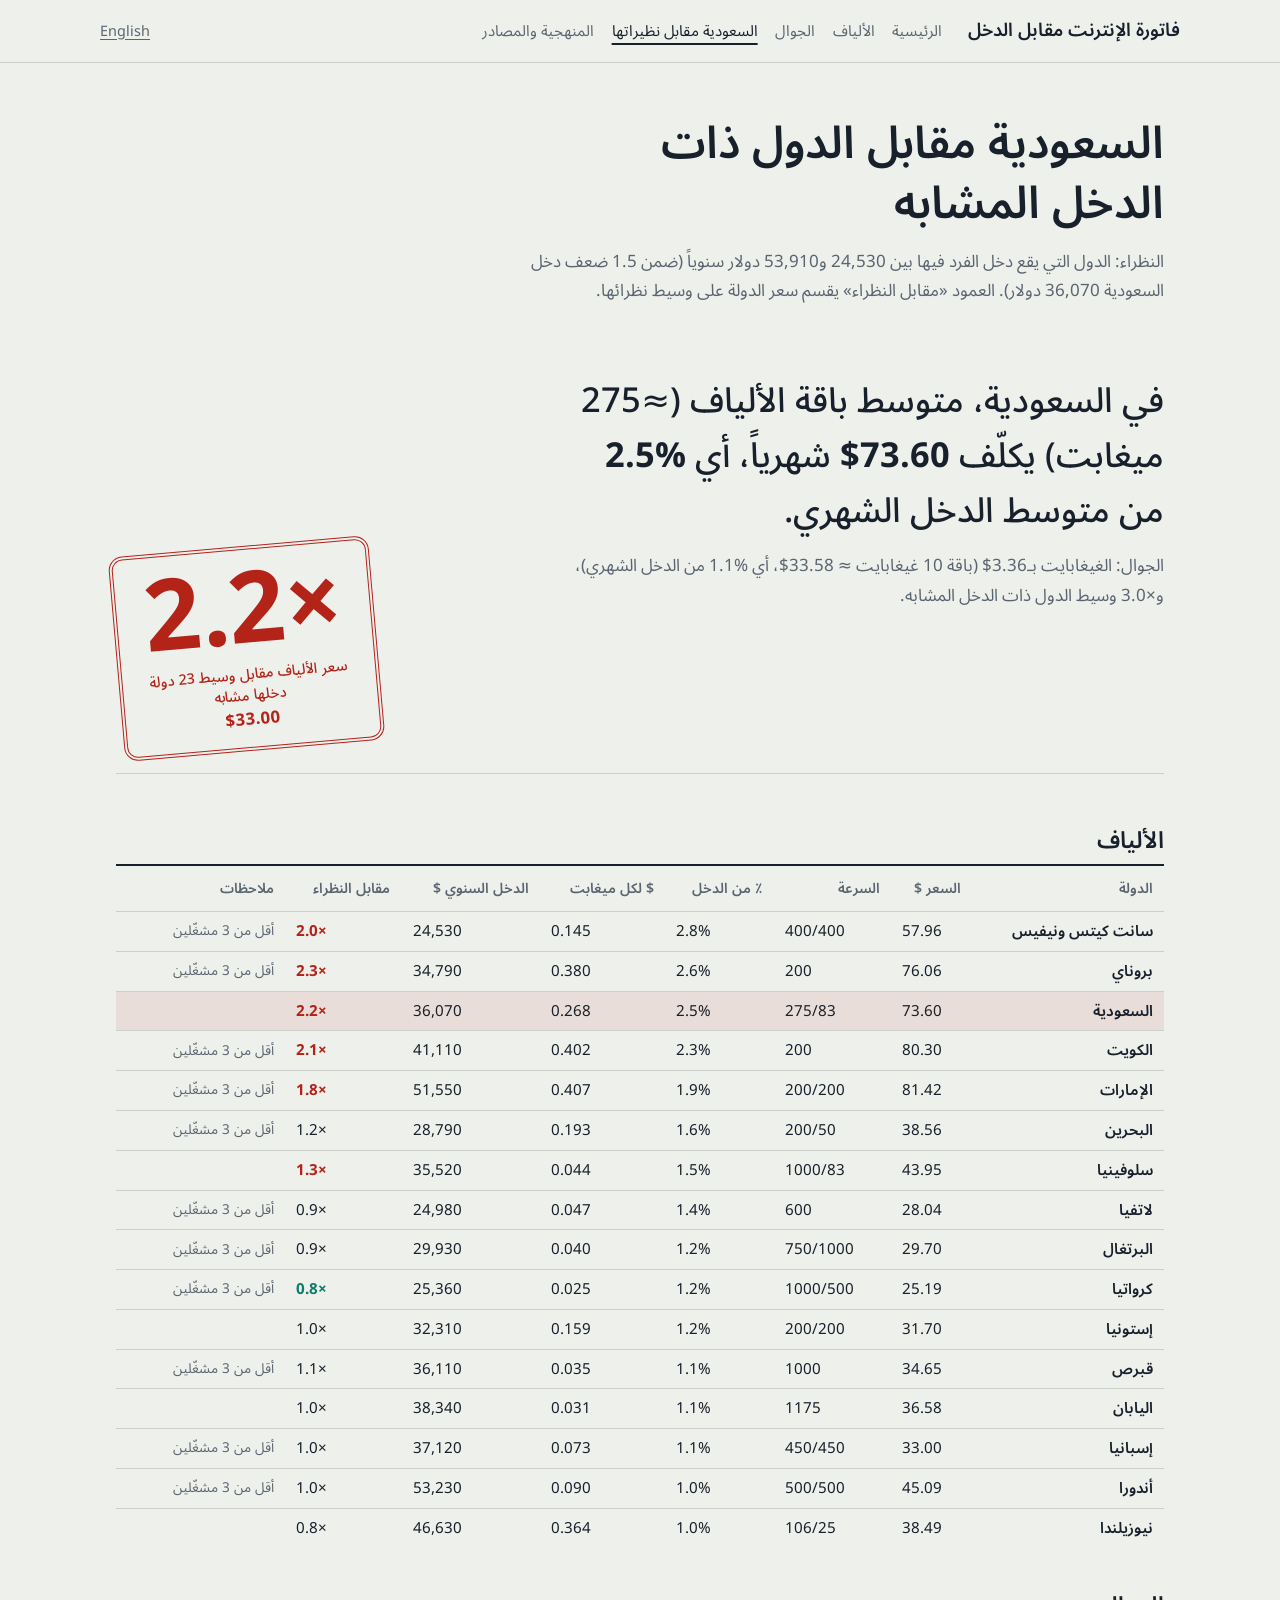
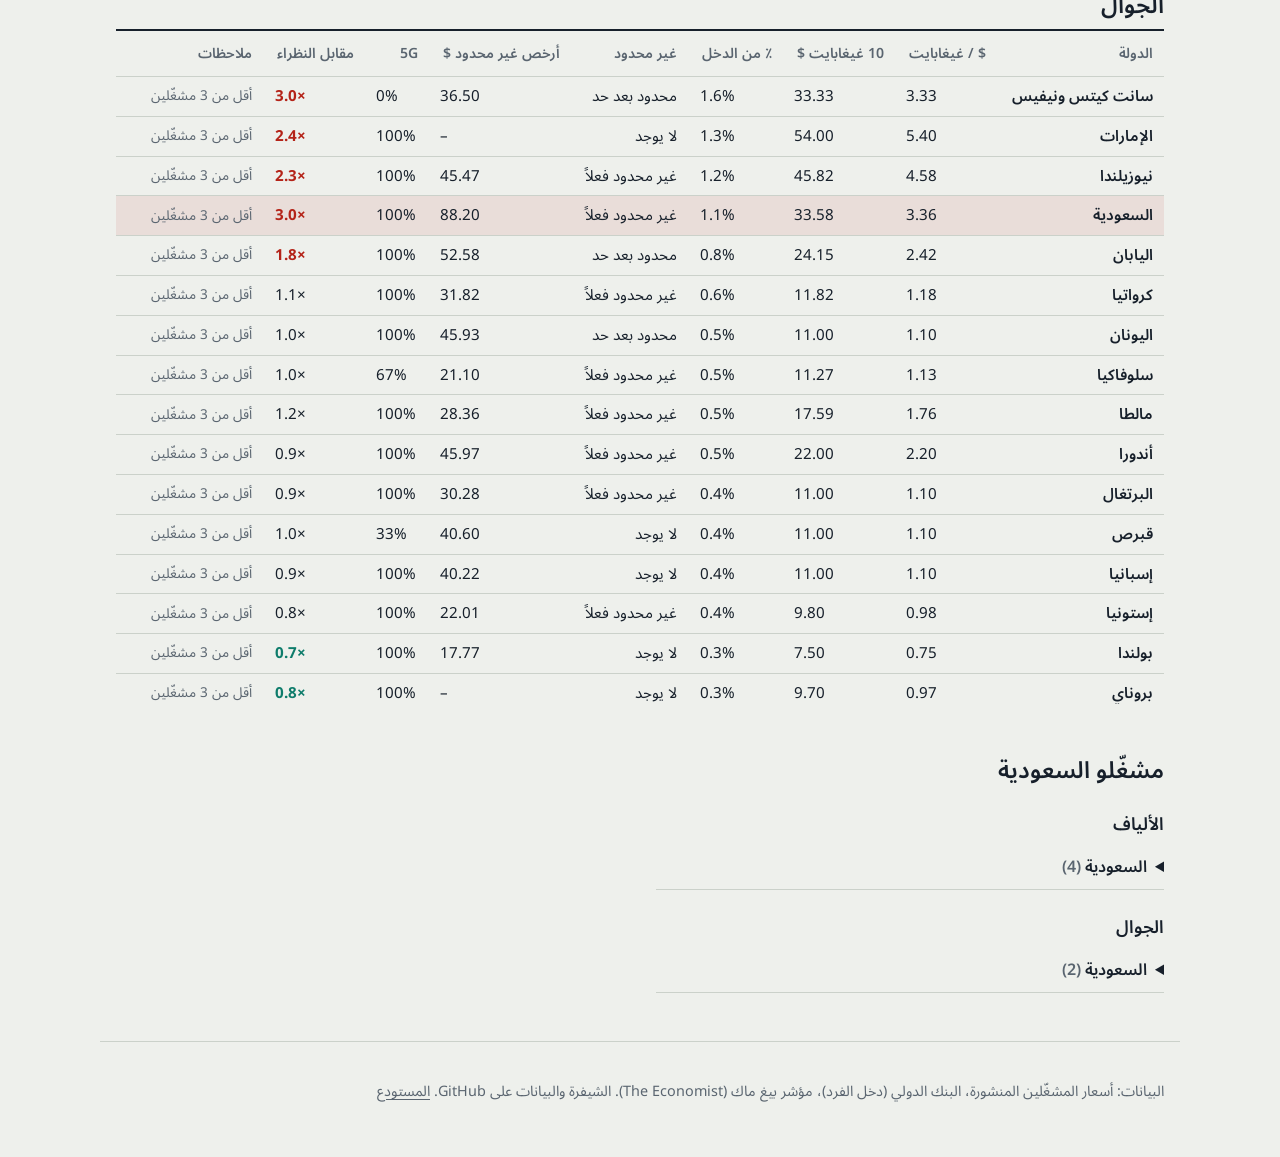
<file: docs/saudi.html>
<!doctype html>
<html lang="ar" dir="rtl">
<head><meta charset="utf-8"><meta name="viewport" content="width=device-width,initial-scale=1">
<title>السعودية مقابل نظيراتها · فاتورة الإنترنت مقابل الدخل</title><meta name="description" content="دراسة لأسعار الألياف والجوال في 195 دولة، بمتوسط أكبر 3 مشغّلين في كل دولة، مقارنةً بدخل الفرد.">
<link rel="stylesheet" href="assets/fonts.css"><link rel="stylesheet" href="assets/site.css">
</head>
<body>
<header class="top"><a class="brand" href="index.html">فاتورة الإنترنت مقابل الدخل</a>
<nav aria-label="primary"><a href="index.html">الرئيسية</a><a href="fiber.html">الألياف</a><a href="mobile.html">الجوال</a><a href="saudi.html" aria-current=page>السعودية مقابل نظيراتها</a><a href="method.html">المنهجية والمصادر</a></nav>
<a class="lang" href="en/saudi.html" hreflang="en">English</a></header>
<main>

<section class="pagehead"><h1>السعودية مقابل الدول ذات الدخل المشابه</h1>
<p class="note">النظراء: الدول التي يقع دخل الفرد فيها بين 24,530 و53,910 دولار سنوياً (ضمن 1.5 ضعف دخل السعودية 36,070 دولار). العمود «مقابل النظراء» يقسم سعر الدولة على وسيط نظرائها.</p></section>
<section class="hero compact" aria-live="polite"><input type="hidden" id="country" value="SAU">
<p class="lede" id="lede"></p><p class="stamp" id="stamp" hidden><span id="stampnum"></span><span id="stamplab"></span></p>
<p class="lede2" id="lede2"></p></section>
<section><h2>الألياف</h2><div class="tablewrap"><table class="data sortable"><thead><tr><th scope="col" data-sort="th_country">الدولة</th><th scope="col" data-sort="th_price">السعر $</th><th scope="col" data-sort="th_speed">السرعة</th><th scope="col" data-sort="th_pct">٪ من الدخل</th><th scope="col" data-sort="th_ppm">$ لكل ميغابت</th><th scope="col" data-sort="th_gni">الدخل السنوي $</th><th scope="col" data-sort="th_vs">مقابل النظراء</th><th scope="col" data-sort="th_flags">ملاحظات</th></tr></thead><tbody><tr data-iso="KNA" data-region="North America"><th scope="row">سانت كيتس ونيفيس</th><td data-v="57.96"><bdi dir="ltr">57.96</bdi></td><td data-v="400.0"><bdi dir="ltr">400/400</bdi></td><td data-v="2.84"><bdi dir="ltr">2.8%</bdi></td><td data-v="0.1449"><bdi dir="ltr">0.145</bdi></td><td data-v="24530.0"><bdi dir="ltr">24,530</bdi></td><td data-v="1.952" class="hi"><bdi dir="ltr">2.0×</bdi></td><td class="fl">أقل من 3 مشغّلين</td></tr><tr data-iso="BRN" data-region="Asia"><th scope="row">بروناي</th><td data-v="76.06"><bdi dir="ltr">76.06</bdi></td><td data-v="200.0"><bdi dir="ltr">200</bdi></td><td data-v="2.62"><bdi dir="ltr">2.6%</bdi></td><td data-v="0.3803"><bdi dir="ltr">0.380</bdi></td><td data-v="34790.0"><bdi dir="ltr">34,790</bdi></td><td data-v="2.305" class="hi"><bdi dir="ltr">2.3×</bdi></td><td class="fl">أقل من 3 مشغّلين</td></tr><tr data-iso="SAU" data-region="Asia" class=home><th scope="row">السعودية</th><td data-v="73.6"><bdi dir="ltr">73.60</bdi></td><td data-v="275.0"><bdi dir="ltr">275/83</bdi></td><td data-v="2.45"><bdi dir="ltr">2.5%</bdi></td><td data-v="0.2676"><bdi dir="ltr">0.268</bdi></td><td data-v="36070.0"><bdi dir="ltr">36,070</bdi></td><td data-v="2.230" class="hi"><bdi dir="ltr">2.2×</bdi></td><td class="fl"></td></tr><tr data-iso="KWT" data-region="Asia"><th scope="row">الكويت</th><td data-v="80.3"><bdi dir="ltr">80.30</bdi></td><td data-v="200.0"><bdi dir="ltr">200</bdi></td><td data-v="2.34"><bdi dir="ltr">2.3%</bdi></td><td data-v="0.4015"><bdi dir="ltr">0.402</bdi></td><td data-v="41110.0"><bdi dir="ltr">41,110</bdi></td><td data-v="2.084" class="hi"><bdi dir="ltr">2.1×</bdi></td><td class="fl">أقل من 3 مشغّلين</td></tr><tr data-iso="ARE" data-region="Asia"><th scope="row">الإمارات</th><td data-v="81.42"><bdi dir="ltr">81.42</bdi></td><td data-v="200.0"><bdi dir="ltr">200/200</bdi></td><td data-v="1.9"><bdi dir="ltr">1.9%</bdi></td><td data-v="0.4071"><bdi dir="ltr">0.407</bdi></td><td data-v="51550.0"><bdi dir="ltr">51,550</bdi></td><td data-v="1.790" class="hi"><bdi dir="ltr">1.8×</bdi></td><td class="fl">أقل من 3 مشغّلين</td></tr><tr data-iso="BHR" data-region="Asia"><th scope="row">البحرين</th><td data-v="38.56"><bdi dir="ltr">38.56</bdi></td><td data-v="200.0"><bdi dir="ltr">200/50</bdi></td><td data-v="1.61"><bdi dir="ltr">1.6%</bdi></td><td data-v="0.1928"><bdi dir="ltr">0.193</bdi></td><td data-v="28790.0"><bdi dir="ltr">28,790</bdi></td><td data-v="1.216" class=""><bdi dir="ltr">1.2×</bdi></td><td class="fl">أقل من 3 مشغّلين</td></tr><tr data-iso="SVN" data-region="Europe"><th scope="row">سلوفينيا</th><td data-v="43.95"><bdi dir="ltr">43.95</bdi></td><td data-v="1000.0"><bdi dir="ltr">1000/83</bdi></td><td data-v="1.48"><bdi dir="ltr">1.5%</bdi></td><td data-v="0.044"><bdi dir="ltr">0.044</bdi></td><td data-v="35520.0"><bdi dir="ltr">35,520</bdi></td><td data-v="1.299" class="hi"><bdi dir="ltr">1.3×</bdi></td><td class="fl"></td></tr><tr data-iso="LVA" data-region="Europe"><th scope="row">لاتفيا</th><td data-v="28.04"><bdi dir="ltr">28.04</bdi></td><td data-v="600.0"><bdi dir="ltr">600</bdi></td><td data-v="1.35"><bdi dir="ltr">1.4%</bdi></td><td data-v="0.0467"><bdi dir="ltr">0.047</bdi></td><td data-v="24980.0"><bdi dir="ltr">24,980</bdi></td><td data-v="0.867" class=""><bdi dir="ltr">0.9×</bdi></td><td class="fl">أقل من 3 مشغّلين</td></tr><tr data-iso="PRT" data-region="Europe"><th scope="row">البرتغال</th><td data-v="29.7"><bdi dir="ltr">29.70</bdi></td><td data-v="750.0"><bdi dir="ltr">750/1000</bdi></td><td data-v="1.19"><bdi dir="ltr">1.2%</bdi></td><td data-v="0.0396"><bdi dir="ltr">0.040</bdi></td><td data-v="29930.0"><bdi dir="ltr">29,930</bdi></td><td data-v="0.937" class=""><bdi dir="ltr">0.9×</bdi></td><td class="fl">أقل من 3 مشغّلين</td></tr><tr data-iso="HRV" data-region="Europe"><th scope="row">كرواتيا</th><td data-v="25.19"><bdi dir="ltr">25.19</bdi></td><td data-v="1000.0"><bdi dir="ltr">1000/500</bdi></td><td data-v="1.19"><bdi dir="ltr">1.2%</bdi></td><td data-v="0.0252"><bdi dir="ltr">0.025</bdi></td><td data-v="25360.0"><bdi dir="ltr">25,360</bdi></td><td data-v="0.779" class="lo"><bdi dir="ltr">0.8×</bdi></td><td class="fl">أقل من 3 مشغّلين</td></tr><tr data-iso="EST" data-region="Europe"><th scope="row">إستونيا</th><td data-v="31.7"><bdi dir="ltr">31.70</bdi></td><td data-v="200.0"><bdi dir="ltr">200/200</bdi></td><td data-v="1.18"><bdi dir="ltr">1.2%</bdi></td><td data-v="0.1585"><bdi dir="ltr">0.159</bdi></td><td data-v="32310.0"><bdi dir="ltr">32,310</bdi></td><td data-v="0.961" class=""><bdi dir="ltr">1.0×</bdi></td><td class="fl"></td></tr><tr data-iso="CYP" data-region="Asia"><th scope="row">قبرص</th><td data-v="34.65"><bdi dir="ltr">34.65</bdi></td><td data-v="1000.0"><bdi dir="ltr">1000</bdi></td><td data-v="1.15"><bdi dir="ltr">1.1%</bdi></td><td data-v="0.0347"><bdi dir="ltr">0.035</bdi></td><td data-v="36110.0"><bdi dir="ltr">36,110</bdi></td><td data-v="1.050" class=""><bdi dir="ltr">1.1×</bdi></td><td class="fl">أقل من 3 مشغّلين</td></tr><tr data-iso="JPN" data-region="Asia"><th scope="row">اليابان</th><td data-v="36.58"><bdi dir="ltr">36.58</bdi></td><td data-v="1175.0"><bdi dir="ltr">1175</bdi></td><td data-v="1.14"><bdi dir="ltr">1.1%</bdi></td><td data-v="0.0311"><bdi dir="ltr">0.031</bdi></td><td data-v="38340.0"><bdi dir="ltr">38,340</bdi></td><td data-v="0.964" class=""><bdi dir="ltr">1.0×</bdi></td><td class="fl"></td></tr><tr data-iso="ESP" data-region="Europe"><th scope="row">إسبانيا</th><td data-v="33.0"><bdi dir="ltr">33.00</bdi></td><td data-v="450.0"><bdi dir="ltr">450/450</bdi></td><td data-v="1.07"><bdi dir="ltr">1.1%</bdi></td><td data-v="0.0733"><bdi dir="ltr">0.073</bdi></td><td data-v="37120.0"><bdi dir="ltr">37,120</bdi></td><td data-v="0.952" class=""><bdi dir="ltr">1.0×</bdi></td><td class="fl">أقل من 3 مشغّلين</td></tr><tr data-iso="AND" data-region="Europe"><th scope="row">أندورا</th><td data-v="45.09"><bdi dir="ltr">45.09</bdi></td><td data-v="500.0"><bdi dir="ltr">500/500</bdi></td><td data-v="1.02"><bdi dir="ltr">1.0%</bdi></td><td data-v="0.0902"><bdi dir="ltr">0.090</bdi></td><td data-v="53230.0"><bdi dir="ltr">53,230</bdi></td><td data-v="0.983" class=""><bdi dir="ltr">1.0×</bdi></td><td class="fl">أقل من 3 مشغّلين</td></tr><tr data-iso="NZL" data-region="Oceania"><th scope="row">نيوزيلندا</th><td data-v="38.49"><bdi dir="ltr">38.49</bdi></td><td data-v="106.0"><bdi dir="ltr">106/25</bdi></td><td data-v="0.99"><bdi dir="ltr">1.0%</bdi></td><td data-v="0.3643"><bdi dir="ltr">0.364</bdi></td><td data-v="46630.0"><bdi dir="ltr">46,630</bdi></td><td data-v="0.846" class=""><bdi dir="ltr">0.8×</bdi></td><td class="fl"></td></tr><tr data-iso="FRA" data-region="Europe"><th scope="row">فرنسا</th><td data-v="37.38"><bdi dir="ltr">37.38</bdi></td><td data-v="1000.0"><bdi dir="ltr">1000/1000</bdi></td><td data-v="0.92"><bdi dir="ltr">0.9%</bdi></td><td data-v="0.0374"><bdi dir="ltr">0.037</bdi></td><td data-v="48630.0"><bdi dir="ltr">48,630</bdi></td><td data-v="0.815" class=""><bdi dir="ltr">0.8×</bdi></td><td class="fl">أقل من 3 مشغّلين</td></tr><tr data-iso="ITA" data-region="Europe"><th scope="row">إيطاليا</th><td data-v="30.74"><bdi dir="ltr">30.74</bdi></td><td data-v="">–</td><td data-v="0.88"><bdi dir="ltr">0.9%</bdi></td><td data-v="">–</td><td data-v="42080.0"><bdi dir="ltr">42,080</bdi></td><td data-v="0.740" class="lo"><bdi dir="ltr">0.7×</bdi></td><td class="fl">أقل من 3 مشغّلين</td></tr><tr data-iso="MLT" data-region="Europe"><th scope="row">مالطا</th><td data-v="28.56"><bdi dir="ltr">28.56</bdi></td><td data-v="275.0"><bdi dir="ltr">275/30</bdi></td><td data-v="0.83"><bdi dir="ltr">0.8%</bdi></td><td data-v="0.1039"><bdi dir="ltr">0.104</bdi></td><td data-v="41440.0"><bdi dir="ltr">41,440</bdi></td><td data-v="0.713" class="lo"><bdi dir="ltr">0.7×</bdi></td><td class="fl">أقل من 3 مشغّلين</td></tr><tr data-iso="SVK" data-region="Europe"><th scope="row">سلوفاكيا</th><td data-v="17.75"><bdi dir="ltr">17.75</bdi></td><td data-v="400.0"><bdi dir="ltr">400/40</bdi></td><td data-v="0.81"><bdi dir="ltr">0.8%</bdi></td><td data-v="0.0444"><bdi dir="ltr">0.044</bdi></td><td data-v="26410.0"><bdi dir="ltr">26,410</bdi></td><td data-v="0.525" class="lo"><bdi dir="ltr">0.5×</bdi></td><td class="fl"></td></tr><tr data-iso="POL" data-region="Europe"><th scope="row">بولندا</th><td data-v="14.16"><bdi dir="ltr">14.16</bdi></td><td data-v="300.0"><bdi dir="ltr">300</bdi></td><td data-v="0.67"><bdi dir="ltr">0.7%</bdi></td><td data-v="0.0472"><bdi dir="ltr">0.047</bdi></td><td data-v="25520.0"><bdi dir="ltr">25,520</bdi></td><td data-v="0.429" class="lo"><bdi dir="ltr">0.4×</bdi></td><td class="fl"></td></tr><tr data-iso="CZE" data-region="Europe"><th scope="row">التشيك</th><td data-v="18.0"><bdi dir="ltr">18.00</bdi></td><td data-v="250.0"><bdi dir="ltr">250/250</bdi></td><td data-v="0.66"><bdi dir="ltr">0.7%</bdi></td><td data-v="0.072"><bdi dir="ltr">0.072</bdi></td><td data-v="32960.0"><bdi dir="ltr">32,960</bdi></td><td data-v="0.532" class="lo"><bdi dir="ltr">0.5×</bdi></td><td class="fl">أقل من 3 مشغّلين</td></tr><tr data-iso="LTU" data-region="Europe"><th scope="row">ليتوانيا</th><td data-v="16.28"><bdi dir="ltr">16.28</bdi></td><td data-v="200.0"><bdi dir="ltr">200</bdi></td><td data-v="0.64"><bdi dir="ltr">0.6%</bdi></td><td data-v="0.0814"><bdi dir="ltr">0.081</bdi></td><td data-v="30500.0"><bdi dir="ltr">30,500</bdi></td><td data-v="0.503" class="lo"><bdi dir="ltr">0.5×</bdi></td><td class="fl">أقل من 3 مشغّلين</td></tr><tr data-iso="SMR" data-region="Europe"><th scope="row">سان مارينو</th><td data-v="28.49"><bdi dir="ltr">28.49</bdi></td><td data-v="100.0"><bdi dir="ltr">100/100</bdi></td><td data-v="0.63"><bdi dir="ltr">0.6%</bdi></td><td data-v="0.2849"><bdi dir="ltr">0.285</bdi></td><td data-v="53910.0"><bdi dir="ltr">53,910</bdi></td><td data-v="0.616" class="lo"><bdi dir="ltr">0.6×</bdi></td><td class="fl">أقل من 3 مشغّلين</td></tr></tbody></table></div></section>
<section><h2>الجوال</h2><div class="tablewrap"><table class="data sortable"><thead><tr><th scope="col">الدولة</th><th scope="col">$ / غيغابايت</th><th scope="col">10 غيغابايت $</th><th scope="col">٪ من الدخل</th><th scope="col">غير محدود</th><th scope="col">أرخص غير محدود $</th><th scope="col">5G</th><th scope="col">مقابل النظراء</th><th scope="col">ملاحظات</th></tr></thead><tbody><tr data-iso="KNA" data-region="North America"><th scope="row">سانت كيتس ونيفيس</th><td data-v="3.333"><bdi dir="ltr">3.33</bdi></td><td data-v="33.33"><bdi dir="ltr">33.33</bdi></td><td data-v="1.63"><bdi dir="ltr">1.6%</bdi></td><td>محدود بعد حد</td><td data-v="36.5"><bdi dir="ltr">36.50</bdi></td><td data-v="0"><bdi dir="ltr">0%</bdi></td><td data-v="2.973" class="hi"><bdi dir="ltr">3.0×</bdi></td><td class="fl">أقل من 3 مشغّلين</td></tr><tr data-iso="ARE" data-region="Asia"><th scope="row">الإمارات</th><td data-v="5.4"><bdi dir="ltr">5.40</bdi></td><td data-v="54.0"><bdi dir="ltr">54.00</bdi></td><td data-v="1.26"><bdi dir="ltr">1.3%</bdi></td><td>لا يوجد</td><td data-v="">–</td><td data-v="100"><bdi dir="ltr">100%</bdi></td><td data-v="2.437" class="hi"><bdi dir="ltr">2.4×</bdi></td><td class="fl">أقل من 3 مشغّلين</td></tr><tr data-iso="NZL" data-region="Oceania"><th scope="row">نيوزيلندا</th><td data-v="4.582"><bdi dir="ltr">4.58</bdi></td><td data-v="45.82"><bdi dir="ltr">45.82</bdi></td><td data-v="1.18"><bdi dir="ltr">1.2%</bdi></td><td>غير محدود فعلاً</td><td data-v="45.47"><bdi dir="ltr">45.47</bdi></td><td data-v="100"><bdi dir="ltr">100%</bdi></td><td data-v="2.315" class="hi"><bdi dir="ltr">2.3×</bdi></td><td class="fl">أقل من 3 مشغّلين</td></tr><tr data-iso="SAU" data-region="Asia" class=home><th scope="row">السعودية</th><td data-v="3.358"><bdi dir="ltr">3.36</bdi></td><td data-v="33.58"><bdi dir="ltr">33.58</bdi></td><td data-v="1.12"><bdi dir="ltr">1.1%</bdi></td><td>غير محدود فعلاً</td><td data-v="88.2"><bdi dir="ltr">88.20</bdi></td><td data-v="100"><bdi dir="ltr">100%</bdi></td><td data-v="3.016" class="hi"><bdi dir="ltr">3.0×</bdi></td><td class="fl">أقل من 3 مشغّلين</td></tr><tr data-iso="JPN" data-region="Asia"><th scope="row">اليابان</th><td data-v="2.415"><bdi dir="ltr">2.42</bdi></td><td data-v="24.15"><bdi dir="ltr">24.15</bdi></td><td data-v="0.76"><bdi dir="ltr">0.8%</bdi></td><td>محدود بعد حد</td><td data-v="52.58"><bdi dir="ltr">52.58</bdi></td><td data-v="100"><bdi dir="ltr">100%</bdi></td><td data-v="1.849" class="hi"><bdi dir="ltr">1.8×</bdi></td><td class="fl">أقل من 3 مشغّلين</td></tr><tr data-iso="HRV" data-region="Europe"><th scope="row">كرواتيا</th><td data-v="1.182"><bdi dir="ltr">1.18</bdi></td><td data-v="11.82"><bdi dir="ltr">11.82</bdi></td><td data-v="0.56"><bdi dir="ltr">0.6%</bdi></td><td>غير محدود فعلاً</td><td data-v="31.82"><bdi dir="ltr">31.82</bdi></td><td data-v="100"><bdi dir="ltr">100%</bdi></td><td data-v="1.064" class=""><bdi dir="ltr">1.1×</bdi></td><td class="fl">أقل من 3 مشغّلين</td></tr><tr data-iso="GRC" data-region="Europe"><th scope="row">اليونان</th><td data-v="1.1"><bdi dir="ltr">1.10</bdi></td><td data-v="11.0"><bdi dir="ltr">11.00</bdi></td><td data-v="0.52"><bdi dir="ltr">0.5%</bdi></td><td>محدود بعد حد</td><td data-v="45.93"><bdi dir="ltr">45.93</bdi></td><td data-v="100"><bdi dir="ltr">100%</bdi></td><td data-v="0.979" class=""><bdi dir="ltr">1.0×</bdi></td><td class="fl">أقل من 3 مشغّلين</td></tr><tr data-iso="SVK" data-region="Europe"><th scope="row">سلوفاكيا</th><td data-v="1.127"><bdi dir="ltr">1.13</bdi></td><td data-v="11.27"><bdi dir="ltr">11.27</bdi></td><td data-v="0.51"><bdi dir="ltr">0.5%</bdi></td><td>غير محدود فعلاً</td><td data-v="21.1"><bdi dir="ltr">21.10</bdi></td><td data-v="67"><bdi dir="ltr">67%</bdi></td><td data-v="1.005" class=""><bdi dir="ltr">1.0×</bdi></td><td class="fl">أقل من 3 مشغّلين</td></tr><tr data-iso="MLT" data-region="Europe"><th scope="row">مالطا</th><td data-v="1.759"><bdi dir="ltr">1.76</bdi></td><td data-v="17.59"><bdi dir="ltr">17.59</bdi></td><td data-v="0.51"><bdi dir="ltr">0.5%</bdi></td><td>غير محدود فعلاً</td><td data-v="28.36"><bdi dir="ltr">28.36</bdi></td><td data-v="100"><bdi dir="ltr">100%</bdi></td><td data-v="1.185" class=""><bdi dir="ltr">1.2×</bdi></td><td class="fl">أقل من 3 مشغّلين</td></tr><tr data-iso="AND" data-region="Europe"><th scope="row">أندورا</th><td data-v="2.2"><bdi dir="ltr">2.20</bdi></td><td data-v="22.0"><bdi dir="ltr">22.00</bdi></td><td data-v="0.5"><bdi dir="ltr">0.5%</bdi></td><td>غير محدود فعلاً</td><td data-v="45.97"><bdi dir="ltr">45.97</bdi></td><td data-v="100"><bdi dir="ltr">100%</bdi></td><td data-v="0.911" class=""><bdi dir="ltr">0.9×</bdi></td><td class="fl">أقل من 3 مشغّلين</td></tr><tr data-iso="PRT" data-region="Europe"><th scope="row">البرتغال</th><td data-v="1.1"><bdi dir="ltr">1.10</bdi></td><td data-v="11.0"><bdi dir="ltr">11.00</bdi></td><td data-v="0.44"><bdi dir="ltr">0.4%</bdi></td><td>غير محدود فعلاً</td><td data-v="30.28"><bdi dir="ltr">30.28</bdi></td><td data-v="100"><bdi dir="ltr">100%</bdi></td><td data-v="0.931" class=""><bdi dir="ltr">0.9×</bdi></td><td class="fl">أقل من 3 مشغّلين</td></tr><tr data-iso="CYP" data-region="Asia"><th scope="row">قبرص</th><td data-v="1.1"><bdi dir="ltr">1.10</bdi></td><td data-v="11.0"><bdi dir="ltr">11.00</bdi></td><td data-v="0.37"><bdi dir="ltr">0.4%</bdi></td><td>لا يوجد</td><td data-v="40.6"><bdi dir="ltr">40.60</bdi></td><td data-v="33"><bdi dir="ltr">33%</bdi></td><td data-v="0.953" class=""><bdi dir="ltr">1.0×</bdi></td><td class="fl">أقل من 3 مشغّلين</td></tr><tr data-iso="ESP" data-region="Europe"><th scope="row">إسبانيا</th><td data-v="1.1"><bdi dir="ltr">1.10</bdi></td><td data-v="11.0"><bdi dir="ltr">11.00</bdi></td><td data-v="0.36"><bdi dir="ltr">0.4%</bdi></td><td>لا يوجد</td><td data-v="40.22"><bdi dir="ltr">40.22</bdi></td><td data-v="100"><bdi dir="ltr">100%</bdi></td><td data-v="0.931" class=""><bdi dir="ltr">0.9×</bdi></td><td class="fl">أقل من 3 مشغّلين</td></tr><tr data-iso="EST" data-region="Europe"><th scope="row">إستونيا</th><td data-v="0.98"><bdi dir="ltr">0.98</bdi></td><td data-v="9.8"><bdi dir="ltr">9.80</bdi></td><td data-v="0.36"><bdi dir="ltr">0.4%</bdi></td><td>غير محدود فعلاً</td><td data-v="22.01"><bdi dir="ltr">22.01</bdi></td><td data-v="100"><bdi dir="ltr">100%</bdi></td><td data-v="0.829" class=""><bdi dir="ltr">0.8×</bdi></td><td class="fl">أقل من 3 مشغّلين</td></tr><tr data-iso="POL" data-region="Europe"><th scope="row">بولندا</th><td data-v="0.75"><bdi dir="ltr">0.75</bdi></td><td data-v="7.5"><bdi dir="ltr">7.50</bdi></td><td data-v="0.35"><bdi dir="ltr">0.3%</bdi></td><td>لا يوجد</td><td data-v="17.77"><bdi dir="ltr">17.77</bdi></td><td data-v="100"><bdi dir="ltr">100%</bdi></td><td data-v="0.667" class="lo"><bdi dir="ltr">0.7×</bdi></td><td class="fl">أقل من 3 مشغّلين</td></tr><tr data-iso="BRN" data-region="Asia"><th scope="row">بروناي</th><td data-v="0.97"><bdi dir="ltr">0.97</bdi></td><td data-v="9.7"><bdi dir="ltr">9.70</bdi></td><td data-v="0.33"><bdi dir="ltr">0.3%</bdi></td><td>لا يوجد</td><td data-v="">–</td><td data-v="100"><bdi dir="ltr">100%</bdi></td><td data-v="0.786" class="lo"><bdi dir="ltr">0.8×</bdi></td><td class="fl">أقل من 3 مشغّلين</td></tr><tr data-iso="SMR" data-region="Europe"><th scope="row">سان مارينو</th><td data-v="1.094"><bdi dir="ltr">1.09</bdi></td><td data-v="10.94"><bdi dir="ltr">10.94</bdi></td><td data-v="0.24"><bdi dir="ltr">0.2%</bdi></td><td>غير محدود فعلاً</td><td data-v="20.11"><bdi dir="ltr">20.11</bdi></td><td data-v="100"><bdi dir="ltr">100%</bdi></td><td data-v="0.453" class="lo"><bdi dir="ltr">0.5×</bdi></td><td class="fl">أقل من 3 مشغّلين</td></tr></tbody></table></div></section>
<section><h2>مشغّلو السعودية</h2>
<h3>الألياف</h3><div class="opsgrid"><details data-iso="SAU"><summary>السعودية <span class="muted">(4)</span></summary><ul><li><span class="op" dir="auto">Mobily</span> <bdi>Home Fiber Postpaid 300</bdi> · <bdi dir="ltr">300/100</bdi> ميغابت · <b><bdi dir="ltr">$76.67</bdi></b> <span class="src">المصدر: <a href="https://www.mobily.com.sa/web/en/personal/home/fiber-postpaid/fiber-postpaid-300" rel="noopener nofollow" dir="ltr">mobily.com.sa</a></span> <span class="st st-corrected">صُحّح</span></li><li><span class="op" dir="auto">Salam</span> <bdi>Salam Fiber POSTPAID 300</bdi> · <bdi dir="ltr">300/100</bdi> ميغابت · <b><bdi dir="ltr">$77.33</bdi></b> <span class="src">المصدر: <a href="https://salam.sa/en/personal/fiber-postpaid" rel="noopener nofollow" dir="ltr">salam.sa</a></span> <span class="st st-corrected">صُحّح</span></li><li><span class="op" dir="auto">STC</span> <bdi>Baity Fiber Basic</bdi> · <bdi dir="ltr">300/?</bdi> ميغابت · <b><bdi dir="ltr">$76.67</bdi></b> <span class="src">المصدر: <a href="https://www.stc.com.sa/content/stc/sa/en/personal/homepackages/baity-bundles.html" rel="noopener nofollow" dir="ltr">stc.com.sa</a></span> <span class="st st-verified">مطابق للمصدر</span></li><li><span class="op" dir="auto">Zain</span> <bdi>Fiber Home</bdi> · <bdi dir="ltr">200/50</bdi> ميغابت · <b><bdi dir="ltr">$63.73</bdi></b> <span class="src">المصدر: <a href="https://shop.sa.zain.com/en/product/fiber-home" rel="noopener nofollow" dir="ltr">shop.sa.zain.com</a></span> <span class="st st-verified">مطابق للمصدر</span></li></ul></details></div>
<h3>الجوال</h3><div class="opsgrid"><details data-iso="SAU"><summary>السعودية <span class="muted">(2)</span></summary><ul><li><span class="op" dir="auto">STC</span> <b><bdi dir="ltr">$36.80</bdi></b> / 10 غيغابايت · غير محدود فعلاً<br><span class="muted">سياسة الاستخدام العادل: <bdi>not stated in the rendered text</bdi></span> <span class="src">المصدر: <a href="https://www.stc.com.sa/en/personal/mobile/quicknet/quicknet-prepaid.html" rel="noopener nofollow" dir="ltr">stc.com.sa</a></span> <span class="st st-corrected">صُحّح</span></li><li><span class="op" dir="auto">Zain</span> <b><bdi dir="ltr">$30.36</bdi></b> / 10 غيغابايت · غير محدود فعلاً<br><span class="muted">سياسة الاستخدام العادل: <bdi>none published (no FUP threshold disclosed)</bdi></span> <span class="src">المصدر: <a href="https://shop.sa.zain.com/en/product/prepaid-data" rel="noopener nofollow" dir="ltr">shop.sa.zain.com</a></span> <span class="st st-corrected">صُحّح</span></li></ul></details></div></section>
</main>
<footer><p>البيانات: أسعار المشغّلين المنشورة، البنك الدولي (دخل الفرد)، مؤشر بيغ ماك (The Economist). الشيفرة والبيانات على GitHub. <a href="https://github.com/24bit192kHz/internet-scam-study">المستودع</a></p></footer>
<div id="tip" role="status" hidden></div>
<script>window.LANG="ar";</script>
<script src="assets/data.js"></script><script src="assets/site.js"></script>
</body></html>
</file>
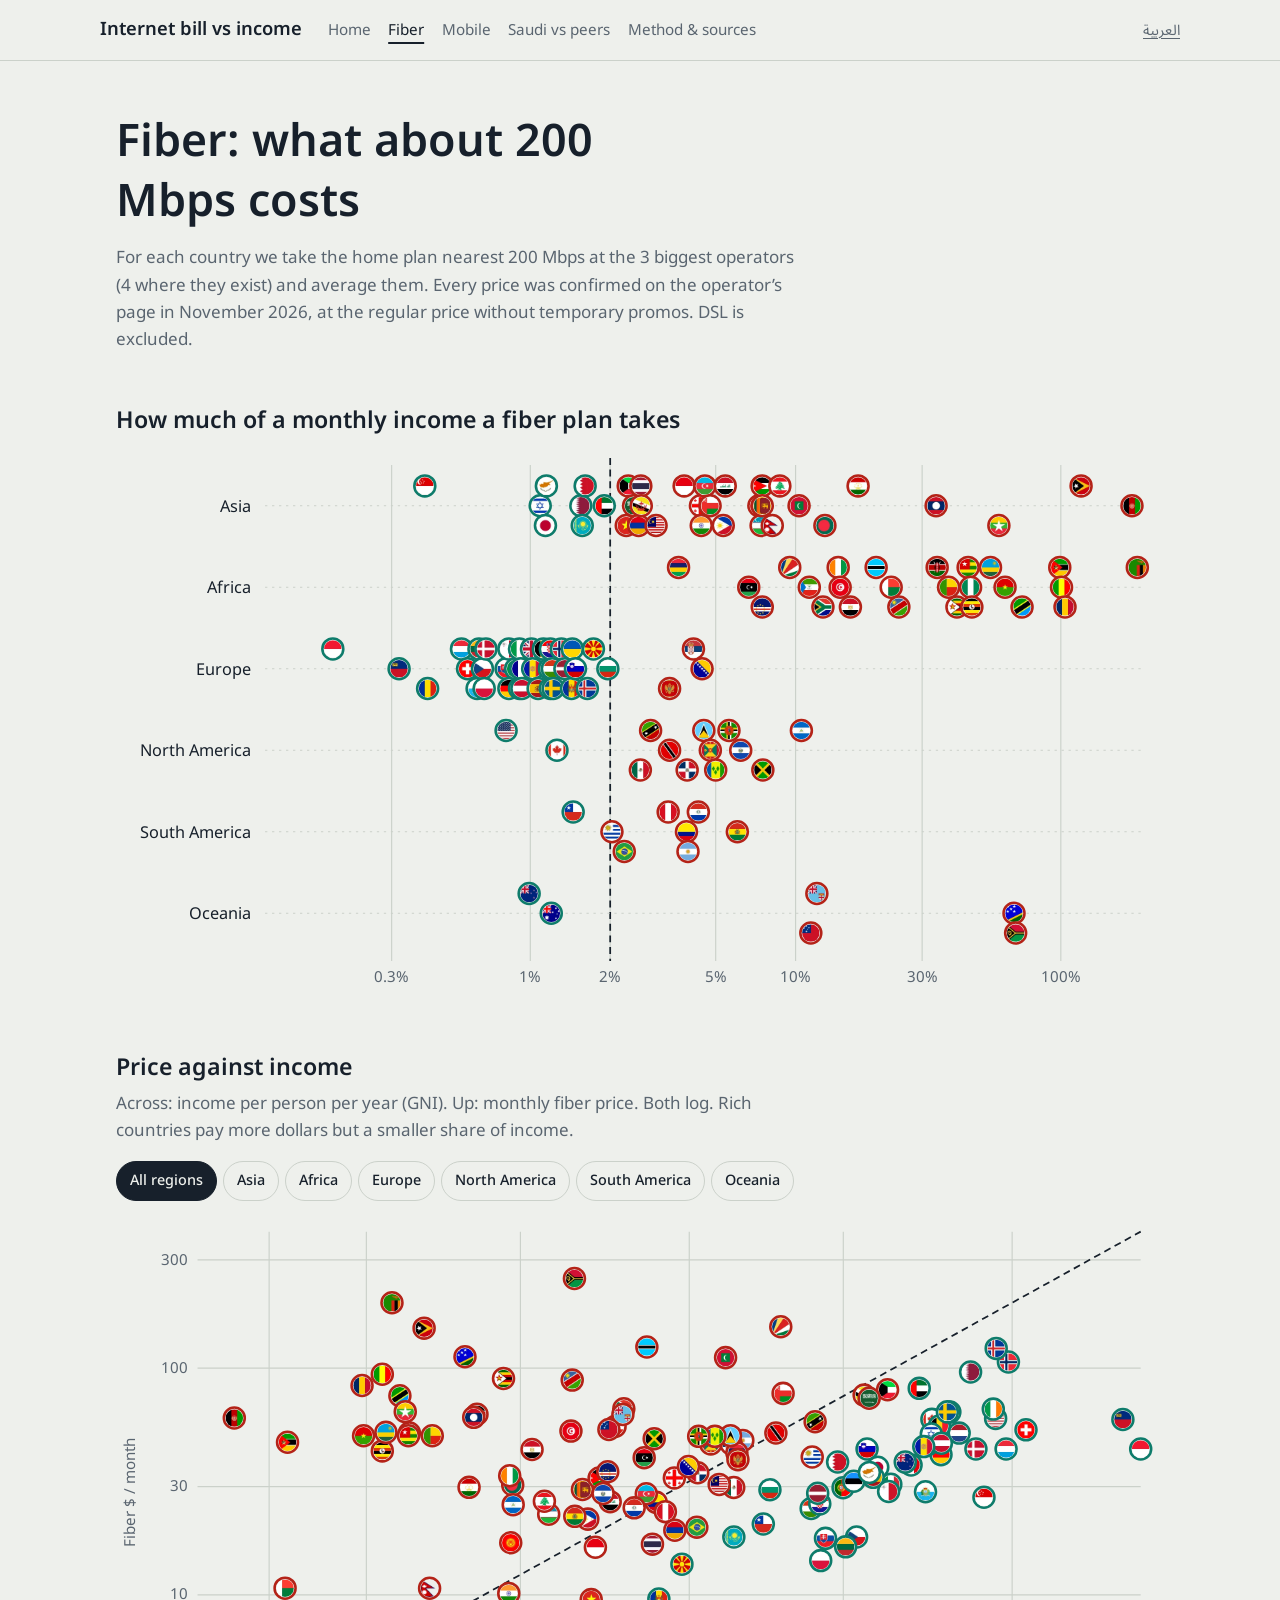
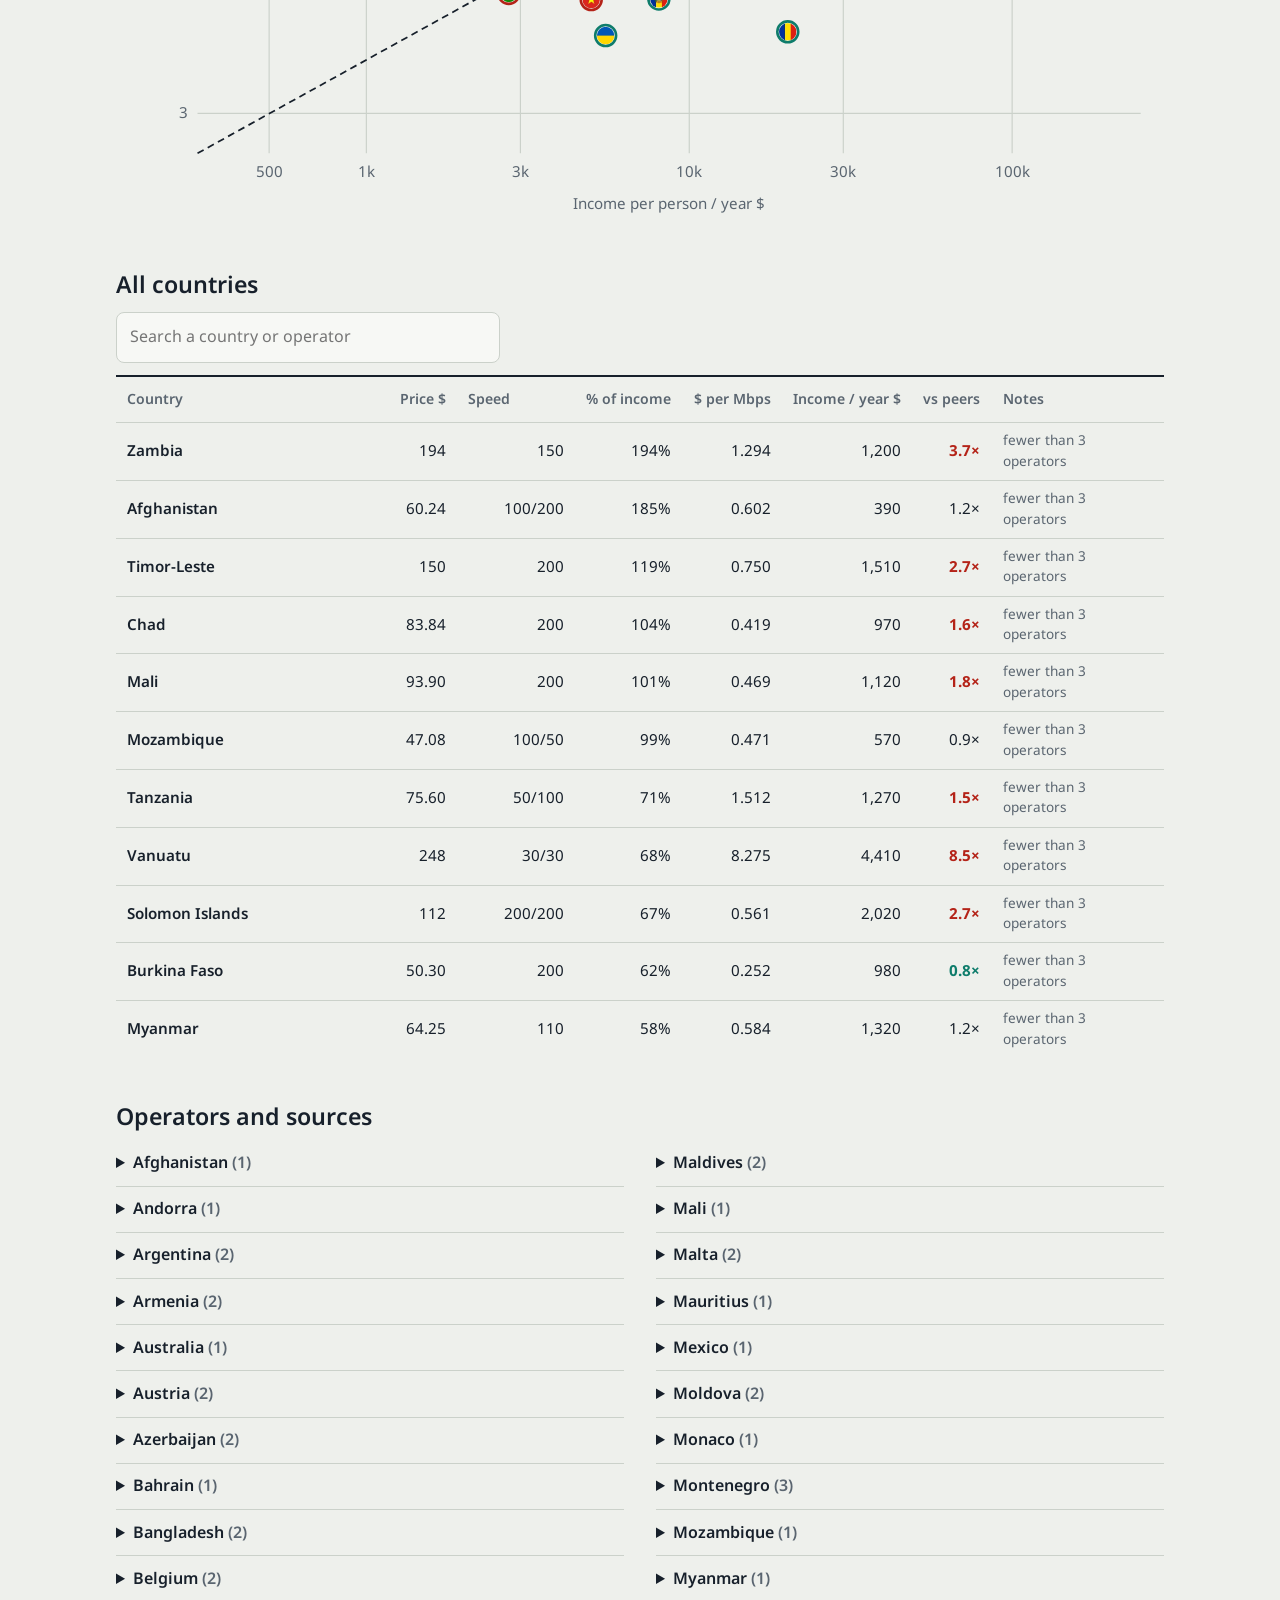
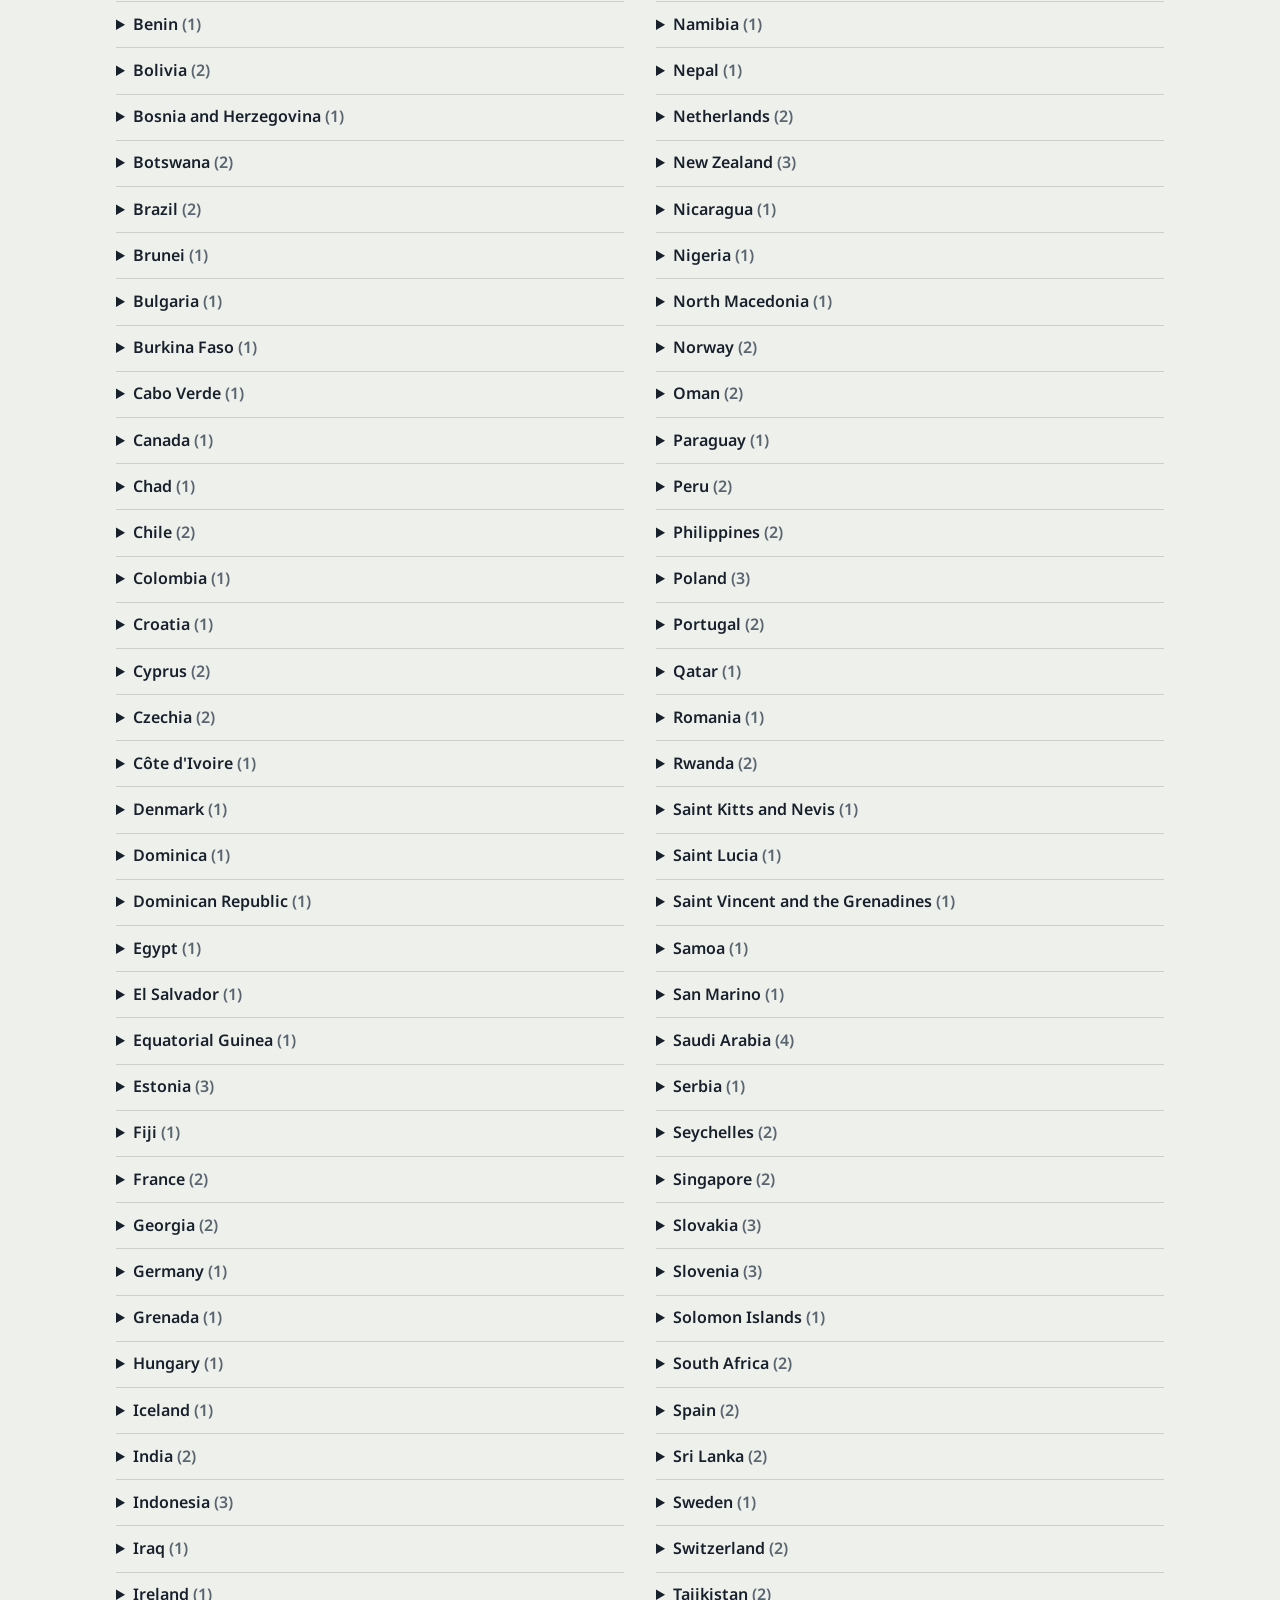
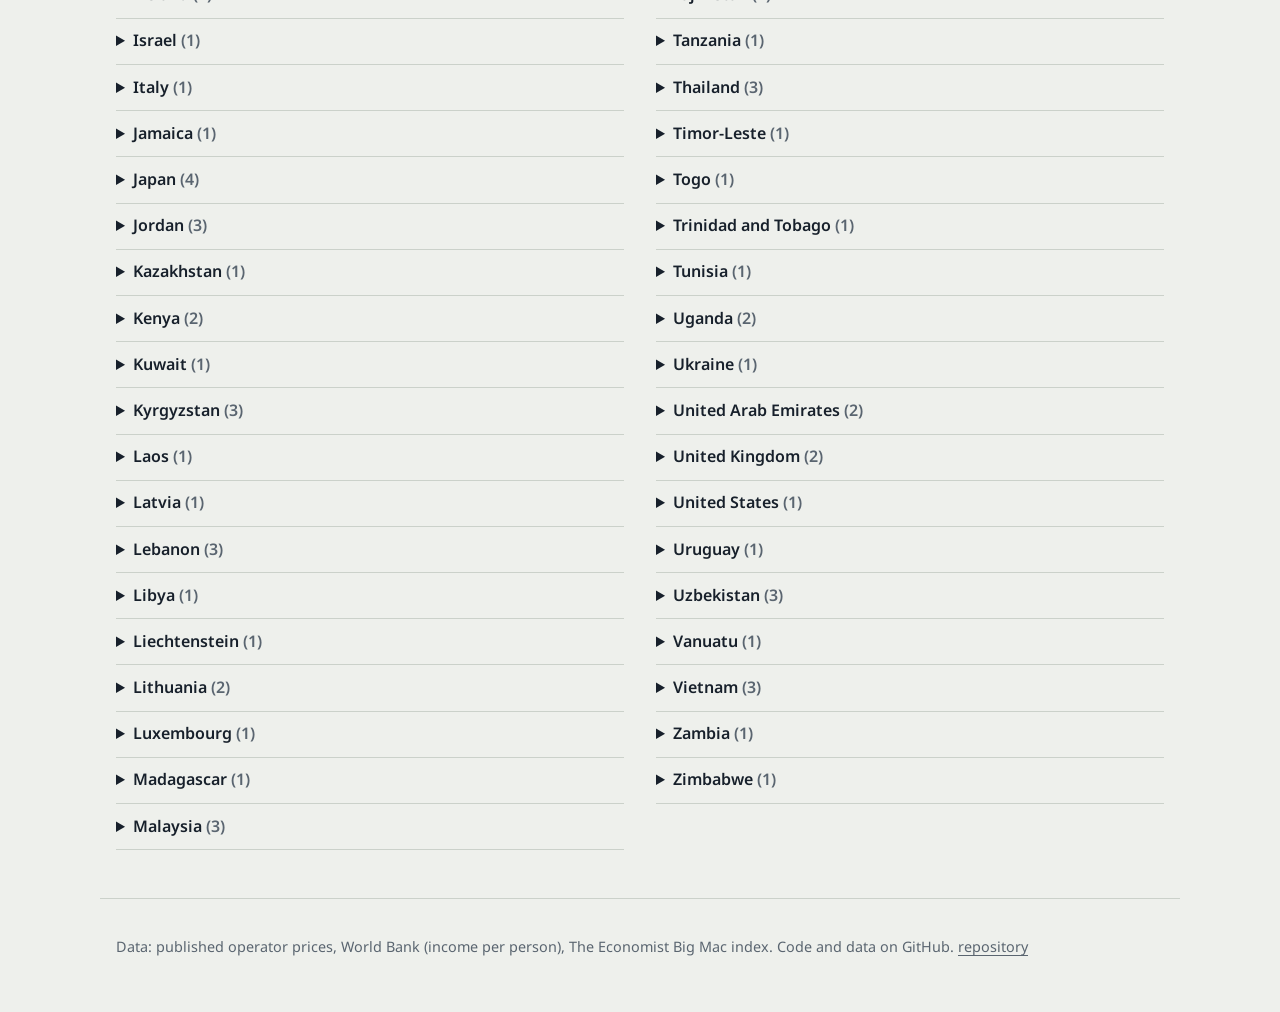
<file: docs/en/fiber.html>
<!doctype html>
<html lang="en" dir="ltr">
<head><meta charset="utf-8"><meta name="viewport" content="width=device-width,initial-scale=1">
<title>Fiber · Internet bill vs income</title><meta name="description" content="Fiber and mobile prices in 195 countries, averaged over each country&#x27;s 3 biggest operators, compared with income per person.">
<link rel="stylesheet" href="../assets/fonts.css"><link rel="stylesheet" href="../assets/site.css">
</head>
<body>
<header class="top"><a class="brand" href="index.html">Internet bill vs income</a>
<nav aria-label="primary"><a href="index.html">Home</a><a href="fiber.html" aria-current=page>Fiber</a><a href="mobile.html">Mobile</a><a href="saudi.html">Saudi vs peers</a><a href="method.html">Method &amp; sources</a></nav>
<a class="lang" href="../fiber.html" hreflang="ar">العربية</a></header>
<main>

<section class="pagehead"><h1>Fiber: what about 200 Mbps costs</h1>
<p class="note">For each country we take the home plan nearest 200 Mbps at the 3 biggest operators (4 where they exist) and average them. Every price was confirmed on the operator’s page in November 2026, at the regular price without temporary promos. DSL is excluded.</p></section>
<section><h2>How much of a monthly income a fiber plan takes</h2>
<figure class="scroll"><svg class="chart strip" data-kind="f" viewBox="0 0 900 478" role="img" aria-label="How much of a monthly income a fiber plan takes"><defs><clipPath id="fc7" clipPathUnits="objectBoundingBox"><circle cx=".5" cy=".5" r=".5"/></clipPath></defs><line class="grid" x1="236.7" x2="236.7" y1="18" y2="444"/><text class="tick" x="236.7" y="462" text-anchor="middle">0.3%</text><line class="grid" x1="355.8" x2="355.8" y1="18" y2="444"/><text class="tick" x="355.8" y="462" text-anchor="middle">1%</text><line class="grid" x1="424.4" x2="424.4" y1="18" y2="444"/><text class="tick" x="424.4" y="462" text-anchor="middle">2%</text><line class="grid" x1="515.0" x2="515.0" y1="18" y2="444"/><text class="tick" x="515.0" y="462" text-anchor="middle">5%</text><line class="grid" x1="583.6" x2="583.6" y1="18" y2="444"/><text class="tick" x="583.6" y="462" text-anchor="middle">10%</text><line class="grid" x1="692.3" x2="692.3" y1="18" y2="444"/><text class="tick" x="692.3" y="462" text-anchor="middle">30%</text><line class="grid" x1="811.4" x2="811.4" y1="18" y2="444"/><text class="tick" x="811.4" y="462" text-anchor="middle">100%</text><line class="fair" x1="424.4" x2="424.4" y1="12" y2="444"/><line class="lane" x1="128" x2="880" y1="53.0" y2="53.0"/><text class="lab" x="116" y="58.0" text-anchor="end">Asia</text><g class="dot under" data-iso="SGP" data-x="265.2" data-y="36.0"><circle class="ring" cx="265.2" cy="36.0" r="9"/><image href="../assets/flags/sg.webp" x="257.7" y="28.5" width="15" height="15" clip-path="url(#fc7)" preserveAspectRatio="xMidYMid slice"/></g><g class="dot under" data-iso="ISR" data-x="364.3" data-y="53.0"><circle class="ring" cx="364.3" cy="53.0" r="9"/><image href="../assets/flags/il.webp" x="356.8" y="45.5" width="15" height="15" clip-path="url(#fc7)" preserveAspectRatio="xMidYMid slice"/></g><g class="dot under" data-iso="JPN" data-x="368.8" data-y="70.0"><circle class="ring" cx="368.8" cy="70.0" r="9"/><image href="../assets/flags/jp.webp" x="361.3" y="62.5" width="15" height="15" clip-path="url(#fc7)" preserveAspectRatio="xMidYMid slice"/></g><g class="dot under" data-iso="CYP" data-x="369.6" data-y="36.0"><circle class="ring" cx="369.6" cy="36.0" r="9"/><image href="../assets/flags/cy.webp" x="362.1" y="28.5" width="15" height="15" clip-path="url(#fc7)" preserveAspectRatio="xMidYMid slice"/></g><g class="dot under" data-iso="QAT" data-x="399.2" data-y="53.0"><circle class="ring" cx="399.2" cy="53.0" r="9"/><image href="../assets/flags/qa.webp" x="391.7" y="45.5" width="15" height="15" clip-path="url(#fc7)" preserveAspectRatio="xMidYMid slice"/></g><g class="dot under" data-iso="KAZ" data-x="400.4" data-y="70.0"><circle class="ring" cx="400.4" cy="70.0" r="9"/><image href="../assets/flags/kz.webp" x="392.9" y="62.5" width="15" height="15" clip-path="url(#fc7)" preserveAspectRatio="xMidYMid slice"/></g><g class="dot under" data-iso="BHR" data-x="402.9" data-y="36.0"><circle class="ring" cx="402.9" cy="36.0" r="9"/><image href="../assets/flags/bh.webp" x="395.4" y="28.5" width="15" height="15" clip-path="url(#fc7)" preserveAspectRatio="xMidYMid slice"/></g><g class="dot under" data-iso="ARE" data-x="419.3" data-y="53.0"><circle class="ring" cx="419.3" cy="53.0" r="9"/><image href="../assets/flags/ae.webp" x="411.8" y="45.5" width="15" height="15" clip-path="url(#fc7)" preserveAspectRatio="xMidYMid slice"/></g><g class="dot over" data-iso="VNM" data-x="438.2" data-y="70.0"><circle class="ring" cx="438.2" cy="70.0" r="9"/><image href="../assets/flags/vn.webp" x="430.7" y="62.5" width="15" height="15" clip-path="url(#fc7)" preserveAspectRatio="xMidYMid slice"/></g><g class="dot over" data-iso="KWT" data-x="439.9" data-y="36.0"><circle class="ring" cx="439.9" cy="36.0" r="9"/><image href="../assets/flags/kw.webp" x="432.4" y="28.5" width="15" height="15" clip-path="url(#fc7)" preserveAspectRatio="xMidYMid slice"/></g><g class="dot over" data-iso="SAU" data-x="444.5" data-y="53.0"><circle class="ring" cx="444.5" cy="53.0" r="9"/><image href="../assets/flags/sa.webp" x="437.0" y="45.5" width="15" height="15" clip-path="url(#fc7)" preserveAspectRatio="xMidYMid slice"/></g><g class="dot over" data-iso="ARM" data-x="448.8" data-y="70.0"><circle class="ring" cx="448.8" cy="70.0" r="9"/><image href="../assets/flags/am.webp" x="441.3" y="62.5" width="15" height="15" clip-path="url(#fc7)" preserveAspectRatio="xMidYMid slice"/></g><g class="dot over" data-iso="THA" data-x="450.7" data-y="36.0"><circle class="ring" cx="450.7" cy="36.0" r="9"/><image href="../assets/flags/th.webp" x="443.2" y="28.5" width="15" height="15" clip-path="url(#fc7)" preserveAspectRatio="xMidYMid slice"/></g><g class="dot over" data-iso="BRN" data-x="451.1" data-y="53.0"><circle class="ring" cx="451.1" cy="53.0" r="9"/><image href="../assets/flags/bn.webp" x="443.6" y="45.5" width="15" height="15" clip-path="url(#fc7)" preserveAspectRatio="xMidYMid slice"/></g><g class="dot over" data-iso="MYS" data-x="463.8" data-y="70.0"><circle class="ring" cx="463.8" cy="70.0" r="9"/><image href="../assets/flags/my.webp" x="456.3" y="62.5" width="15" height="15" clip-path="url(#fc7)" preserveAspectRatio="xMidYMid slice"/></g><g class="dot over" data-iso="IDN" data-x="487.9" data-y="36.0"><circle class="ring" cx="487.9" cy="36.0" r="9"/><image href="../assets/flags/id.webp" x="480.4" y="28.5" width="15" height="15" clip-path="url(#fc7)" preserveAspectRatio="xMidYMid slice"/></g><g class="dot over" data-iso="GEO" data-x="501.9" data-y="53.0"><circle class="ring" cx="501.9" cy="53.0" r="9"/><image href="../assets/flags/ge.webp" x="494.4" y="45.5" width="15" height="15" clip-path="url(#fc7)" preserveAspectRatio="xMidYMid slice"/></g><g class="dot over" data-iso="IND" data-x="502.6" data-y="70.0"><circle class="ring" cx="502.6" cy="70.0" r="9"/><image href="../assets/flags/in.webp" x="495.1" y="62.5" width="15" height="15" clip-path="url(#fc7)" preserveAspectRatio="xMidYMid slice"/></g><g class="dot over" data-iso="AZE" data-x="505.7" data-y="36.0"><circle class="ring" cx="505.7" cy="36.0" r="9"/><image href="../assets/flags/az.webp" x="498.2" y="28.5" width="15" height="15" clip-path="url(#fc7)" preserveAspectRatio="xMidYMid slice"/></g><g class="dot over" data-iso="OMN" data-x="510.2" data-y="53.0"><circle class="ring" cx="510.2" cy="53.0" r="9"/><image href="../assets/flags/om.webp" x="502.7" y="45.5" width="15" height="15" clip-path="url(#fc7)" preserveAspectRatio="xMidYMid slice"/></g><g class="dot over" data-iso="PHL" data-x="521.5" data-y="70.0"><circle class="ring" cx="521.5" cy="70.0" r="9"/><image href="../assets/flags/ph.webp" x="514.0" y="62.5" width="15" height="15" clip-path="url(#fc7)" preserveAspectRatio="xMidYMid slice"/></g><g class="dot over" data-iso="IRQ" data-x="523.2" data-y="36.0"><circle class="ring" cx="523.2" cy="36.0" r="9"/><image href="../assets/flags/iq.webp" x="515.7" y="28.5" width="15" height="15" clip-path="url(#fc7)" preserveAspectRatio="xMidYMid slice"/></g><g class="dot over" data-iso="KGZ" data-x="552.1" data-y="53.0"><circle class="ring" cx="552.1" cy="53.0" r="9"/><image href="../assets/flags/kg.webp" x="544.6" y="45.5" width="15" height="15" clip-path="url(#fc7)" preserveAspectRatio="xMidYMid slice"/></g><g class="dot over" data-iso="UZB" data-x="554.0" data-y="70.0"><circle class="ring" cx="554.0" cy="70.0" r="9"/><image href="../assets/flags/uz.webp" x="546.5" y="62.5" width="15" height="15" clip-path="url(#fc7)" preserveAspectRatio="xMidYMid slice"/></g><g class="dot over" data-iso="JOR" data-x="554.9" data-y="36.0"><circle class="ring" cx="554.9" cy="36.0" r="9"/><image href="../assets/flags/jo.webp" x="547.4" y="28.5" width="15" height="15" clip-path="url(#fc7)" preserveAspectRatio="xMidYMid slice"/></g><g class="dot over" data-iso="LKA" data-x="555.0" data-y="53.0"><circle class="ring" cx="555.0" cy="53.0" r="9"/><image href="../assets/flags/lk.webp" x="547.5" y="45.5" width="15" height="15" clip-path="url(#fc7)" preserveAspectRatio="xMidYMid slice"/></g><g class="dot over" data-iso="NPL" data-x="563.6" data-y="70.0"><circle class="ring" cx="563.6" cy="70.0" r="9"/><image href="../assets/flags/np.webp" x="556.1" y="62.5" width="15" height="15" clip-path="url(#fc7)" preserveAspectRatio="xMidYMid slice"/></g><g class="dot over" data-iso="LBN" data-x="570.1" data-y="36.0"><circle class="ring" cx="570.1" cy="36.0" r="9"/><image href="../assets/flags/lb.webp" x="562.6" y="28.5" width="15" height="15" clip-path="url(#fc7)" preserveAspectRatio="xMidYMid slice"/></g><g class="dot over" data-iso="MDV" data-x="586.6" data-y="53.0"><circle class="ring" cx="586.6" cy="53.0" r="9"/><image href="../assets/flags/mv.webp" x="579.1" y="45.5" width="15" height="15" clip-path="url(#fc7)" preserveAspectRatio="xMidYMid slice"/></g><g class="dot over" data-iso="BGD" data-x="608.8" data-y="70.0"><circle class="ring" cx="608.8" cy="70.0" r="9"/><image href="../assets/flags/bd.webp" x="601.3" y="62.5" width="15" height="15" clip-path="url(#fc7)" preserveAspectRatio="xMidYMid slice"/></g><g class="dot over" data-iso="TJK" data-x="637.3" data-y="36.0"><circle class="ring" cx="637.3" cy="36.0" r="9"/><image href="../assets/flags/tj.webp" x="629.8" y="28.5" width="15" height="15" clip-path="url(#fc7)" preserveAspectRatio="xMidYMid slice"/></g><g class="dot over" data-iso="LAO" data-x="704.3" data-y="53.0"><circle class="ring" cx="704.3" cy="53.0" r="9"/><image href="../assets/flags/la.webp" x="696.8" y="45.5" width="15" height="15" clip-path="url(#fc7)" preserveAspectRatio="xMidYMid slice"/></g><g class="dot over" data-iso="MMR" data-x="758.2" data-y="70.0"><circle class="ring" cx="758.2" cy="70.0" r="9"/><image href="../assets/flags/mm.webp" x="750.7" y="62.5" width="15" height="15" clip-path="url(#fc7)" preserveAspectRatio="xMidYMid slice"/></g><g class="dot over" data-iso="TLS" data-x="828.8" data-y="36.0"><circle class="ring" cx="828.8" cy="36.0" r="9"/><image href="../assets/flags/tl.webp" x="821.3" y="28.5" width="15" height="15" clip-path="url(#fc7)" preserveAspectRatio="xMidYMid slice"/></g><g class="dot over" data-iso="AFG" data-x="872.5" data-y="53.0"><circle class="ring" cx="872.5" cy="53.0" r="9"/><image href="../assets/flags/af.webp" x="865.0" y="45.5" width="15" height="15" clip-path="url(#fc7)" preserveAspectRatio="xMidYMid slice"/></g><line class="lane" x1="128" x2="880" y1="123.0" y2="123.0"/><text class="lab" x="116" y="128.0" text-anchor="end">Africa</text><g class="dot over" data-iso="MUS" data-x="483.1" data-y="106.0"><circle class="ring" cx="483.1" cy="106.0" r="9"/><image href="../assets/flags/mu.webp" x="475.6" y="98.5" width="15" height="15" clip-path="url(#fc7)" preserveAspectRatio="xMidYMid slice"/></g><g class="dot over" data-iso="LBY" data-x="543.4" data-y="123.0"><circle class="ring" cx="543.4" cy="123.0" r="9"/><image href="../assets/flags/ly.webp" x="535.9" y="115.5" width="15" height="15" clip-path="url(#fc7)" preserveAspectRatio="xMidYMid slice"/></g><g class="dot over" data-iso="CPV" data-x="555.0" data-y="140.0"><circle class="ring" cx="555.0" cy="140.0" r="9"/><image href="../assets/flags/cv.webp" x="547.5" y="132.5" width="15" height="15" clip-path="url(#fc7)" preserveAspectRatio="xMidYMid slice"/></g><g class="dot over" data-iso="SYC" data-x="578.6" data-y="106.0"><circle class="ring" cx="578.6" cy="106.0" r="9"/><image href="../assets/flags/sc.webp" x="571.1" y="98.5" width="15" height="15" clip-path="url(#fc7)" preserveAspectRatio="xMidYMid slice"/></g><g class="dot over" data-iso="GNQ" data-x="595.4" data-y="123.0"><circle class="ring" cx="595.4" cy="123.0" r="9"/><image href="../assets/flags/gq.webp" x="587.9" y="115.5" width="15" height="15" clip-path="url(#fc7)" preserveAspectRatio="xMidYMid slice"/></g><g class="dot over" data-iso="ZAF" data-x="607.1" data-y="140.0"><circle class="ring" cx="607.1" cy="140.0" r="9"/><image href="../assets/flags/za.webp" x="599.6" y="132.5" width="15" height="15" clip-path="url(#fc7)" preserveAspectRatio="xMidYMid slice"/></g><g class="dot over" data-iso="CIV" data-x="620.2" data-y="106.0"><circle class="ring" cx="620.2" cy="106.0" r="9"/><image href="../assets/flags/ci.webp" x="612.7" y="98.5" width="15" height="15" clip-path="url(#fc7)" preserveAspectRatio="xMidYMid slice"/></g><g class="dot over" data-iso="TUN" data-x="621.9" data-y="123.0"><circle class="ring" cx="621.9" cy="123.0" r="9"/><image href="../assets/flags/tn.webp" x="614.4" y="115.5" width="15" height="15" clip-path="url(#fc7)" preserveAspectRatio="xMidYMid slice"/></g><g class="dot over" data-iso="EGY" data-x="630.7" data-y="140.0"><circle class="ring" cx="630.7" cy="140.0" r="9"/><image href="../assets/flags/eg.webp" x="623.2" y="132.5" width="15" height="15" clip-path="url(#fc7)" preserveAspectRatio="xMidYMid slice"/></g><g class="dot over" data-iso="BWA" data-x="652.8" data-y="106.0"><circle class="ring" cx="652.8" cy="106.0" r="9"/><image href="../assets/flags/bw.webp" x="645.3" y="98.5" width="15" height="15" clip-path="url(#fc7)" preserveAspectRatio="xMidYMid slice"/></g><g class="dot over" data-iso="MDG" data-x="665.7" data-y="123.0"><circle class="ring" cx="665.7" cy="123.0" r="9"/><image href="../assets/flags/mg.webp" x="658.2" y="115.5" width="15" height="15" clip-path="url(#fc7)" preserveAspectRatio="xMidYMid slice"/></g><g class="dot over" data-iso="NAM" data-x="672.3" data-y="140.0"><circle class="ring" cx="672.3" cy="140.0" r="9"/><image href="../assets/flags/na.webp" x="664.8" y="132.5" width="15" height="15" clip-path="url(#fc7)" preserveAspectRatio="xMidYMid slice"/></g><g class="dot over" data-iso="KEN" data-x="705.2" data-y="106.0"><circle class="ring" cx="705.2" cy="106.0" r="9"/><image href="../assets/flags/ke.webp" x="697.7" y="98.5" width="15" height="15" clip-path="url(#fc7)" preserveAspectRatio="xMidYMid slice"/></g><g class="dot over" data-iso="BEN" data-x="715.0" data-y="123.0"><circle class="ring" cx="715.0" cy="123.0" r="9"/><image href="../assets/flags/bj.webp" x="707.5" y="115.5" width="15" height="15" clip-path="url(#fc7)" preserveAspectRatio="xMidYMid slice"/></g><g class="dot over" data-iso="ZWE" data-x="722.2" data-y="140.0"><circle class="ring" cx="722.2" cy="140.0" r="9"/><image href="../assets/flags/zw.webp" x="714.7" y="132.5" width="15" height="15" clip-path="url(#fc7)" preserveAspectRatio="xMidYMid slice"/></g><g class="dot over" data-iso="TGO" data-x="731.8" data-y="106.0"><circle class="ring" cx="731.8" cy="106.0" r="9"/><image href="../assets/flags/tg.webp" x="724.3" y="98.5" width="15" height="15" clip-path="url(#fc7)" preserveAspectRatio="xMidYMid slice"/></g><g class="dot over" data-iso="NGA" data-x="733.9" data-y="123.0"><circle class="ring" cx="733.9" cy="123.0" r="9"/><image href="../assets/flags/ng.webp" x="726.4" y="115.5" width="15" height="15" clip-path="url(#fc7)" preserveAspectRatio="xMidYMid slice"/></g><g class="dot over" data-iso="UGA" data-x="735.0" data-y="140.0"><circle class="ring" cx="735.0" cy="140.0" r="9"/><image href="../assets/flags/ug.webp" x="727.5" y="132.5" width="15" height="15" clip-path="url(#fc7)" preserveAspectRatio="xMidYMid slice"/></g><g class="dot over" data-iso="RWA" data-x="751.0" data-y="106.0"><circle class="ring" cx="751.0" cy="106.0" r="9"/><image href="../assets/flags/rw.webp" x="743.5" y="98.5" width="15" height="15" clip-path="url(#fc7)" preserveAspectRatio="xMidYMid slice"/></g><g class="dot over" data-iso="BFA" data-x="763.5" data-y="123.0"><circle class="ring" cx="763.5" cy="123.0" r="9"/><image href="../assets/flags/bf.webp" x="756.0" y="115.5" width="15" height="15" clip-path="url(#fc7)" preserveAspectRatio="xMidYMid slice"/></g><g class="dot over" data-iso="TZA" data-x="778.1" data-y="140.0"><circle class="ring" cx="778.1" cy="140.0" r="9"/><image href="../assets/flags/tz.webp" x="770.6" y="132.5" width="15" height="15" clip-path="url(#fc7)" preserveAspectRatio="xMidYMid slice"/></g><g class="dot over" data-iso="MOZ" data-x="810.5" data-y="106.0"><circle class="ring" cx="810.5" cy="106.0" r="9"/><image href="../assets/flags/mz.webp" x="803.0" y="98.5" width="15" height="15" clip-path="url(#fc7)" preserveAspectRatio="xMidYMid slice"/></g><g class="dot over" data-iso="MLI" data-x="812.0" data-y="123.0"><circle class="ring" cx="812.0" cy="123.0" r="9"/><image href="../assets/flags/ml.webp" x="804.5" y="115.5" width="15" height="15" clip-path="url(#fc7)" preserveAspectRatio="xMidYMid slice"/></g><g class="dot over" data-iso="TCD" data-x="815.0" data-y="140.0"><circle class="ring" cx="815.0" cy="140.0" r="9"/><image href="../assets/flags/td.webp" x="807.5" y="132.5" width="15" height="15" clip-path="url(#fc7)" preserveAspectRatio="xMidYMid slice"/></g><g class="dot over" data-iso="ZMB" data-x="877.1" data-y="106.0"><circle class="ring" cx="877.1" cy="106.0" r="9"/><image href="../assets/flags/zm.webp" x="869.6" y="98.5" width="15" height="15" clip-path="url(#fc7)" preserveAspectRatio="xMidYMid slice"/></g><line class="lane" x1="128" x2="880" y1="193.0" y2="193.0"/><text class="lab" x="116" y="198.0" text-anchor="end">Europe</text><g class="dot under" data-iso="MCO" data-x="186.2" data-y="176.0"><circle class="ring" cx="186.2" cy="176.0" r="9"/><image href="../assets/flags/mc.webp" x="178.7" y="168.5" width="15" height="15" clip-path="url(#fc7)" preserveAspectRatio="xMidYMid slice"/></g><g class="dot under" data-iso="LIE" data-x="243.1" data-y="193.0"><circle class="ring" cx="243.1" cy="193.0" r="9"/><image href="../assets/flags/li.webp" x="235.6" y="185.5" width="15" height="15" clip-path="url(#fc7)" preserveAspectRatio="xMidYMid slice"/></g><g class="dot under" data-iso="ROU" data-x="267.6" data-y="210.0"><circle class="ring" cx="267.6" cy="210.0" r="9"/><image href="../assets/flags/ro.webp" x="260.1" y="202.5" width="15" height="15" clip-path="url(#fc7)" preserveAspectRatio="xMidYMid slice"/></g><g class="dot under" data-iso="LUX" data-x="296.7" data-y="176.0"><circle class="ring" cx="296.7" cy="176.0" r="9"/><image href="../assets/flags/lu.webp" x="289.2" y="168.5" width="15" height="15" clip-path="url(#fc7)" preserveAspectRatio="xMidYMid slice"/></g><g class="dot under" data-iso="CHE" data-x="301.9" data-y="193.0"><circle class="ring" cx="301.9" cy="193.0" r="9"/><image href="../assets/flags/ch.webp" x="294.4" y="185.5" width="15" height="15" clip-path="url(#fc7)" preserveAspectRatio="xMidYMid slice"/></g><g class="dot under" data-iso="SMR" data-x="310.1" data-y="210.0"><circle class="ring" cx="310.1" cy="210.0" r="9"/><image href="../assets/flags/sm.webp" x="302.6" y="202.5" width="15" height="15" clip-path="url(#fc7)" preserveAspectRatio="xMidYMid slice"/></g><g class="dot under" data-iso="LTU" data-x="311.7" data-y="176.0"><circle class="ring" cx="311.7" cy="176.0" r="9"/><image href="../assets/flags/lt.webp" x="304.2" y="168.5" width="15" height="15" clip-path="url(#fc7)" preserveAspectRatio="xMidYMid slice"/></g><g class="dot under" data-iso="CZE" data-x="314.7" data-y="193.0"><circle class="ring" cx="314.7" cy="193.0" r="9"/><image href="../assets/flags/cz.webp" x="307.2" y="185.5" width="15" height="15" clip-path="url(#fc7)" preserveAspectRatio="xMidYMid slice"/></g><g class="dot under" data-iso="POL" data-x="316.2" data-y="210.0"><circle class="ring" cx="316.2" cy="210.0" r="9"/><image href="../assets/flags/pl.webp" x="308.7" y="202.5" width="15" height="15" clip-path="url(#fc7)" preserveAspectRatio="xMidYMid slice"/></g><g class="dot under" data-iso="DNK" data-x="317.7" data-y="176.0"><circle class="ring" cx="317.7" cy="176.0" r="9"/><image href="../assets/flags/dk.webp" x="310.2" y="168.5" width="15" height="15" clip-path="url(#fc7)" preserveAspectRatio="xMidYMid slice"/></g><g class="dot under" data-iso="SVK" data-x="335.0" data-y="193.0"><circle class="ring" cx="335.0" cy="193.0" r="9"/><image href="../assets/flags/sk.webp" x="327.5" y="185.5" width="15" height="15" clip-path="url(#fc7)" preserveAspectRatio="xMidYMid slice"/></g><g class="dot under" data-iso="DEU" data-x="337.4" data-y="210.0"><circle class="ring" cx="337.4" cy="210.0" r="9"/><image href="../assets/flags/de.webp" x="329.9" y="202.5" width="15" height="15" clip-path="url(#fc7)" preserveAspectRatio="xMidYMid slice"/></g><g class="dot under" data-iso="MLT" data-x="337.4" data-y="176.0"><circle class="ring" cx="337.4" cy="176.0" r="9"/><image href="../assets/flags/mt.webp" x="329.9" y="168.5" width="15" height="15" clip-path="url(#fc7)" preserveAspectRatio="xMidYMid slice"/></g><g class="dot under" data-iso="ITA" data-x="343.2" data-y="193.0"><circle class="ring" cx="343.2" cy="193.0" r="9"/><image href="../assets/flags/it.webp" x="335.7" y="185.5" width="15" height="15" clip-path="url(#fc7)" preserveAspectRatio="xMidYMid slice"/></g><g class="dot under" data-iso="NLD" data-x="346.5" data-y="210.0"><circle class="ring" cx="346.5" cy="210.0" r="9"/><image href="../assets/flags/nl.webp" x="339.0" y="202.5" width="15" height="15" clip-path="url(#fc7)" preserveAspectRatio="xMidYMid slice"/></g><g class="dot under" data-iso="IRL" data-x="346.5" data-y="176.0"><circle class="ring" cx="346.5" cy="176.0" r="9"/><image href="../assets/flags/ie.webp" x="339.0" y="168.5" width="15" height="15" clip-path="url(#fc7)" preserveAspectRatio="xMidYMid slice"/></g><g class="dot under" data-iso="FRA" data-x="347.6" data-y="193.0"><circle class="ring" cx="347.6" cy="193.0" r="9"/><image href="../assets/flags/fr.webp" x="340.1" y="185.5" width="15" height="15" clip-path="url(#fc7)" preserveAspectRatio="xMidYMid slice"/></g><g class="dot under" data-iso="AUT" data-x="348.6" data-y="210.0"><circle class="ring" cx="348.6" cy="210.0" r="9"/><image href="../assets/flags/at.webp" x="341.1" y="202.5" width="15" height="15" clip-path="url(#fc7)" preserveAspectRatio="xMidYMid slice"/></g><g class="dot under" data-iso="GBR" data-x="356.8" data-y="176.0"><circle class="ring" cx="356.8" cy="176.0" r="9"/><image href="../assets/flags/gb.webp" x="349.3" y="168.5" width="15" height="15" clip-path="url(#fc7)" preserveAspectRatio="xMidYMid slice"/></g><g class="dot under" data-iso="AND" data-x="357.8" data-y="193.0"><circle class="ring" cx="357.8" cy="193.0" r="9"/><image href="../assets/flags/ad.webp" x="350.3" y="185.5" width="15" height="15" clip-path="url(#fc7)" preserveAspectRatio="xMidYMid slice"/></g><g class="dot under" data-iso="ESP" data-x="362.5" data-y="210.0"><circle class="ring" cx="362.5" cy="210.0" r="9"/><image href="../assets/flags/es.webp" x="355.0" y="202.5" width="15" height="15" clip-path="url(#fc7)" preserveAspectRatio="xMidYMid slice"/></g><g class="dot under" data-iso="BEL" data-x="367.0" data-y="176.0"><circle class="ring" cx="367.0" cy="176.0" r="9"/><image href="../assets/flags/be.webp" x="359.5" y="168.5" width="15" height="15" clip-path="url(#fc7)" preserveAspectRatio="xMidYMid slice"/></g><g class="dot under" data-iso="EST" data-x="372.2" data-y="193.0"><circle class="ring" cx="372.2" cy="193.0" r="9"/><image href="../assets/flags/ee.webp" x="364.7" y="185.5" width="15" height="15" clip-path="url(#fc7)" preserveAspectRatio="xMidYMid slice"/></g><g class="dot under" data-iso="PRT" data-x="373.0" data-y="210.0"><circle class="ring" cx="373.0" cy="210.0" r="9"/><image href="../assets/flags/pt.webp" x="365.5" y="202.5" width="15" height="15" clip-path="url(#fc7)" preserveAspectRatio="xMidYMid slice"/></g><g class="dot under" data-iso="HRV" data-x="373.0" data-y="176.0"><circle class="ring" cx="373.0" cy="176.0" r="9"/><image href="../assets/flags/hr.webp" x="365.5" y="168.5" width="15" height="15" clip-path="url(#fc7)" preserveAspectRatio="xMidYMid slice"/></g><g class="dot under" data-iso="HUN" data-x="374.7" data-y="193.0"><circle class="ring" cx="374.7" cy="193.0" r="9"/><image href="../assets/flags/hu.webp" x="367.2" y="185.5" width="15" height="15" clip-path="url(#fc7)" preserveAspectRatio="xMidYMid slice"/></g><g class="dot under" data-iso="SWE" data-x="375.5" data-y="210.0"><circle class="ring" cx="375.5" cy="210.0" r="9"/><image href="../assets/flags/se.webp" x="368.0" y="202.5" width="15" height="15" clip-path="url(#fc7)" preserveAspectRatio="xMidYMid slice"/></g><g class="dot under" data-iso="NOR" data-x="382.5" data-y="176.0"><circle class="ring" cx="382.5" cy="176.0" r="9"/><image href="../assets/flags/no.webp" x="375.0" y="168.5" width="15" height="15" clip-path="url(#fc7)" preserveAspectRatio="xMidYMid slice"/></g><g class="dot under" data-iso="LVA" data-x="385.5" data-y="193.0"><circle class="ring" cx="385.5" cy="193.0" r="9"/><image href="../assets/flags/lv.webp" x="378.0" y="185.5" width="15" height="15" clip-path="url(#fc7)" preserveAspectRatio="xMidYMid slice"/></g><g class="dot under" data-iso="MDA" data-x="391.2" data-y="210.0"><circle class="ring" cx="391.2" cy="210.0" r="9"/><image href="../assets/flags/md.webp" x="383.7" y="202.5" width="15" height="15" clip-path="url(#fc7)" preserveAspectRatio="xMidYMid slice"/></g><g class="dot under" data-iso="UKR" data-x="391.9" data-y="176.0"><circle class="ring" cx="391.9" cy="176.0" r="9"/><image href="../assets/flags/ua.webp" x="384.4" y="168.5" width="15" height="15" clip-path="url(#fc7)" preserveAspectRatio="xMidYMid slice"/></g><g class="dot under" data-iso="SVN" data-x="394.6" data-y="193.0"><circle class="ring" cx="394.6" cy="193.0" r="9"/><image href="../assets/flags/si.webp" x="387.1" y="185.5" width="15" height="15" clip-path="url(#fc7)" preserveAspectRatio="xMidYMid slice"/></g><g class="dot under" data-iso="ISL" data-x="404.8" data-y="210.0"><circle class="ring" cx="404.8" cy="210.0" r="9"/><image href="../assets/flags/is.webp" x="397.3" y="202.5" width="15" height="15" clip-path="url(#fc7)" preserveAspectRatio="xMidYMid slice"/></g><g class="dot under" data-iso="MKD" data-x="410.0" data-y="176.0"><circle class="ring" cx="410.0" cy="176.0" r="9"/><image href="../assets/flags/mk.webp" x="402.5" y="168.5" width="15" height="15" clip-path="url(#fc7)" preserveAspectRatio="xMidYMid slice"/></g><g class="dot under" data-iso="BGR" data-x="422.4" data-y="193.0"><circle class="ring" cx="422.4" cy="193.0" r="9"/><image href="../assets/flags/bg.webp" x="414.9" y="185.5" width="15" height="15" clip-path="url(#fc7)" preserveAspectRatio="xMidYMid slice"/></g><g class="dot over" data-iso="MNE" data-x="475.4" data-y="210.0"><circle class="ring" cx="475.4" cy="210.0" r="9"/><image href="../assets/flags/me.webp" x="467.9" y="202.5" width="15" height="15" clip-path="url(#fc7)" preserveAspectRatio="xMidYMid slice"/></g><g class="dot over" data-iso="SRB" data-x="495.9" data-y="176.0"><circle class="ring" cx="495.9" cy="176.0" r="9"/><image href="../assets/flags/rs.webp" x="488.4" y="168.5" width="15" height="15" clip-path="url(#fc7)" preserveAspectRatio="xMidYMid slice"/></g><g class="dot over" data-iso="BIH" data-x="503.3" data-y="193.0"><circle class="ring" cx="503.3" cy="193.0" r="9"/><image href="../assets/flags/ba.webp" x="495.8" y="185.5" width="15" height="15" clip-path="url(#fc7)" preserveAspectRatio="xMidYMid slice"/></g><line class="lane" x1="128" x2="880" y1="263.0" y2="263.0"/><text class="lab" x="116" y="268.0" text-anchor="end">North America</text><g class="dot under" data-iso="USA" data-x="335.0" data-y="246.0"><circle class="ring" cx="335.0" cy="246.0" r="9"/><image href="../assets/flags/us.webp" x="327.5" y="238.5" width="15" height="15" clip-path="url(#fc7)" preserveAspectRatio="xMidYMid slice"/></g><g class="dot under" data-iso="CAN" data-x="378.7" data-y="263.0"><circle class="ring" cx="378.7" cy="263.0" r="9"/><image href="../assets/flags/ca.webp" x="371.2" y="255.5" width="15" height="15" clip-path="url(#fc7)" preserveAspectRatio="xMidYMid slice"/></g><g class="dot over" data-iso="MEX" data-x="450.3" data-y="280.0"><circle class="ring" cx="450.3" cy="280.0" r="9"/><image href="../assets/flags/mx.webp" x="442.8" y="272.5" width="15" height="15" clip-path="url(#fc7)" preserveAspectRatio="xMidYMid slice"/></g><g class="dot over" data-iso="KNA" data-x="459.1" data-y="246.0"><circle class="ring" cx="459.1" cy="246.0" r="9"/><image href="../assets/flags/kn.webp" x="451.6" y="238.5" width="15" height="15" clip-path="url(#fc7)" preserveAspectRatio="xMidYMid slice"/></g><g class="dot over" data-iso="TTO" data-x="475.4" data-y="263.0"><circle class="ring" cx="475.4" cy="263.0" r="9"/><image href="../assets/flags/tt.webp" x="467.9" y="255.5" width="15" height="15" clip-path="url(#fc7)" preserveAspectRatio="xMidYMid slice"/></g><g class="dot over" data-iso="DOM" data-x="490.5" data-y="280.0"><circle class="ring" cx="490.5" cy="280.0" r="9"/><image href="../assets/flags/do.webp" x="483.0" y="272.5" width="15" height="15" clip-path="url(#fc7)" preserveAspectRatio="xMidYMid slice"/></g><g class="dot over" data-iso="LCA" data-x="504.8" data-y="246.0"><circle class="ring" cx="504.8" cy="246.0" r="9"/><image href="../assets/flags/lc.webp" x="497.3" y="238.5" width="15" height="15" clip-path="url(#fc7)" preserveAspectRatio="xMidYMid slice"/></g><g class="dot over" data-iso="GRD" data-x="510.4" data-y="263.0"><circle class="ring" cx="510.4" cy="263.0" r="9"/><image href="../assets/flags/gd.webp" x="502.9" y="255.5" width="15" height="15" clip-path="url(#fc7)" preserveAspectRatio="xMidYMid slice"/></g><g class="dot over" data-iso="VCT" data-x="515.0" data-y="280.0"><circle class="ring" cx="515.0" cy="280.0" r="9"/><image href="../assets/flags/vc.webp" x="507.5" y="272.5" width="15" height="15" clip-path="url(#fc7)" preserveAspectRatio="xMidYMid slice"/></g><g class="dot over" data-iso="DMA" data-x="526.4" data-y="246.0"><circle class="ring" cx="526.4" cy="246.0" r="9"/><image href="../assets/flags/dm.webp" x="518.9" y="238.5" width="15" height="15" clip-path="url(#fc7)" preserveAspectRatio="xMidYMid slice"/></g><g class="dot over" data-iso="SLV" data-x="536.5" data-y="263.0"><circle class="ring" cx="536.5" cy="263.0" r="9"/><image href="../assets/flags/sv.webp" x="529.0" y="255.5" width="15" height="15" clip-path="url(#fc7)" preserveAspectRatio="xMidYMid slice"/></g><g class="dot over" data-iso="JAM" data-x="555.5" data-y="280.0"><circle class="ring" cx="555.5" cy="280.0" r="9"/><image href="../assets/flags/jm.webp" x="548.0" y="272.5" width="15" height="15" clip-path="url(#fc7)" preserveAspectRatio="xMidYMid slice"/></g><g class="dot over" data-iso="NIC" data-x="588.6" data-y="246.0"><circle class="ring" cx="588.6" cy="246.0" r="9"/><image href="../assets/flags/ni.webp" x="581.1" y="238.5" width="15" height="15" clip-path="url(#fc7)" preserveAspectRatio="xMidYMid slice"/></g><line class="lane" x1="128" x2="880" y1="333.0" y2="333.0"/><text class="lab" x="116" y="338.0" text-anchor="end">South America</text><g class="dot under" data-iso="CHL" data-x="392.6" data-y="316.0"><circle class="ring" cx="392.6" cy="316.0" r="9"/><image href="../assets/flags/cl.webp" x="385.1" y="308.5" width="15" height="15" clip-path="url(#fc7)" preserveAspectRatio="xMidYMid slice"/></g><g class="dot over" data-iso="URY" data-x="425.9" data-y="333.0"><circle class="ring" cx="425.9" cy="333.0" r="9"/><image href="../assets/flags/uy.webp" x="418.4" y="325.5" width="15" height="15" clip-path="url(#fc7)" preserveAspectRatio="xMidYMid slice"/></g><g class="dot over" data-iso="BRA" data-x="436.5" data-y="350.0"><circle class="ring" cx="436.5" cy="350.0" r="9"/><image href="../assets/flags/br.webp" x="429.0" y="342.5" width="15" height="15" clip-path="url(#fc7)" preserveAspectRatio="xMidYMid slice"/></g><g class="dot over" data-iso="PER" data-x="474.2" data-y="316.0"><circle class="ring" cx="474.2" cy="316.0" r="9"/><image href="../assets/flags/pe.webp" x="466.7" y="308.5" width="15" height="15" clip-path="url(#fc7)" preserveAspectRatio="xMidYMid slice"/></g><g class="dot over" data-iso="COL" data-x="489.9" data-y="333.0"><circle class="ring" cx="489.9" cy="333.0" r="9"/><image href="../assets/flags/co.webp" x="482.4" y="325.5" width="15" height="15" clip-path="url(#fc7)" preserveAspectRatio="xMidYMid slice"/></g><g class="dot over" data-iso="ARG" data-x="491.2" data-y="350.0"><circle class="ring" cx="491.2" cy="350.0" r="9"/><image href="../assets/flags/ar.webp" x="483.7" y="342.5" width="15" height="15" clip-path="url(#fc7)" preserveAspectRatio="xMidYMid slice"/></g><g class="dot over" data-iso="PRY" data-x="500.1" data-y="316.0"><circle class="ring" cx="500.1" cy="316.0" r="9"/><image href="../assets/flags/py.webp" x="492.6" y="308.5" width="15" height="15" clip-path="url(#fc7)" preserveAspectRatio="xMidYMid slice"/></g><g class="dot over" data-iso="BOL" data-x="533.6" data-y="333.0"><circle class="ring" cx="533.6" cy="333.0" r="9"/><image href="../assets/flags/bo.webp" x="526.1" y="325.5" width="15" height="15" clip-path="url(#fc7)" preserveAspectRatio="xMidYMid slice"/></g><line class="lane" x1="128" x2="880" y1="403.0" y2="403.0"/><text class="lab" x="116" y="408.0" text-anchor="end">Oceania</text><g class="dot under" data-iso="NZL" data-x="354.8" data-y="386.0"><circle class="ring" cx="354.8" cy="386.0" r="9"/><image href="../assets/flags/nz.webp" x="347.3" y="378.5" width="15" height="15" clip-path="url(#fc7)" preserveAspectRatio="xMidYMid slice"/></g><g class="dot under" data-iso="AUS" data-x="373.8" data-y="403.0"><circle class="ring" cx="373.8" cy="403.0" r="9"/><image href="../assets/flags/au.webp" x="366.3" y="395.5" width="15" height="15" clip-path="url(#fc7)" preserveAspectRatio="xMidYMid slice"/></g><g class="dot over" data-iso="WSM" data-x="596.7" data-y="420.0"><circle class="ring" cx="596.7" cy="420.0" r="9"/><image href="../assets/flags/ws.webp" x="589.2" y="412.5" width="15" height="15" clip-path="url(#fc7)" preserveAspectRatio="xMidYMid slice"/></g><g class="dot over" data-iso="FJI" data-x="601.9" data-y="386.0"><circle class="ring" cx="601.9" cy="386.0" r="9"/><image href="../assets/flags/fj.webp" x="594.4" y="378.5" width="15" height="15" clip-path="url(#fc7)" preserveAspectRatio="xMidYMid slice"/></g><g class="dot over" data-iso="SLB" data-x="771.2" data-y="403.0"><circle class="ring" cx="771.2" cy="403.0" r="9"/><image href="../assets/flags/sb.webp" x="763.7" y="395.5" width="15" height="15" clip-path="url(#fc7)" preserveAspectRatio="xMidYMid slice"/></g><g class="dot over" data-iso="VUT" data-x="772.6" data-y="420.0"><circle class="ring" cx="772.6" cy="420.0" r="9"/><image href="../assets/flags/vu.webp" x="765.1" y="412.5" width="15" height="15" clip-path="url(#fc7)" preserveAspectRatio="xMidYMid slice"/></g></svg></figure></section>
<section><h2>Price against income</h2><p class="note">Across: income per person per year (GNI). Up: monthly fiber price. Both log. Rich countries pay more dollars but a smaller share of income.</p>
<div class="chips" role="group"><button type="button" class="chip" aria-pressed="true" data-region="">All regions</button><button type="button" class="chip" aria-pressed="false" data-region="Asia">Asia</button><button type="button" class="chip" aria-pressed="false" data-region="Africa">Africa</button><button type="button" class="chip" aria-pressed="false" data-region="Europe">Europe</button><button type="button" class="chip" aria-pressed="false" data-region="North America">North America</button><button type="button" class="chip" aria-pressed="false" data-region="South America">South America</button><button type="button" class="chip" aria-pressed="false" data-region="Oceania">Oceania</button></div>
<figure class="scroll"><svg class="chart scatter" data-kind="f" viewBox="0 0 900 520" role="img" aria-label="Price against income"><defs><clipPath id="fc8" clipPathUnits="objectBoundingBox"><circle cx=".5" cy=".5" r=".5"/></clipPath></defs><line class="grid" x1="131.5" x2="131.5" y1="16" y2="464"/><text class="tick" x="131.5" y="484" text-anchor="middle">500</text><line class="grid" x1="215.0" x2="215.0" y1="16" y2="464"/><text class="tick" x="215.0" y="484" text-anchor="middle">1k</text><line class="grid" x1="347.3" x2="347.3" y1="16" y2="464"/><text class="tick" x="347.3" y="484" text-anchor="middle">3k</text><line class="grid" x1="492.3" x2="492.3" y1="16" y2="464"/><text class="tick" x="492.3" y="484" text-anchor="middle">10k</text><line class="grid" x1="624.6" x2="624.6" y1="16" y2="464"/><text class="tick" x="624.6" y="484" text-anchor="middle">30k</text><line class="grid" x1="769.6" x2="769.6" y1="16" y2="464"/><text class="tick" x="769.6" y="484" text-anchor="middle">100k</text><line class="grid" x1="70" x2="880" y1="429.7" y2="429.7"/><text class="tick" x="62" y="433.7" text-anchor="end">3</text><line class="grid" x1="70" x2="880" y1="327.9" y2="327.9"/><text class="tick" x="62" y="331.9" text-anchor="end">10</text><line class="grid" x1="70" x2="880" y1="235.0" y2="235.0"/><text class="tick" x="62" y="239.0" text-anchor="end">30</text><line class="grid" x1="70" x2="880" y1="133.2" y2="133.2"/><text class="tick" x="62" y="137.2" text-anchor="end">100</text><line class="grid" x1="70" x2="880" y1="40.3" y2="40.3"/><text class="tick" x="62" y="44.3" text-anchor="end">300</text><line class="fair" x1="70.0" y1="464.0" x2="880.0" y2="16.0"/><g class="dot over" data-iso="IND" data-region="Asia" data-x="337.3" data-y="326.7"><circle class="ring" cx="337.3" cy="326.7" r="9"/><image href="../assets/flags/in.webp" x="329.8" y="319.2" width="15" height="15" clip-path="url(#fc8)" preserveAspectRatio="xMidYMid slice"/></g><g class="dot under" data-iso="USA" data-region="North America" data-x="755.4" data-y="176.4"><circle class="ring" cx="755.4" cy="176.4" r="9"/><image href="../assets/flags/us.webp" x="747.9" y="168.9" width="15" height="15" clip-path="url(#fc8)" preserveAspectRatio="xMidYMid slice"/></g><g class="dot over" data-iso="IDN" data-region="Asia" data-x="411.7" data-y="287.1"><circle class="ring" cx="411.7" cy="287.1" r="9"/><image href="../assets/flags/id.webp" x="404.2" y="279.6" width="15" height="15" clip-path="url(#fc8)" preserveAspectRatio="xMidYMid slice"/></g><g class="dot over" data-iso="NGA" data-region="Africa" data-x="252.0" data-y="188.9"><circle class="ring" cx="252.0" cy="188.9" r="9"/><image href="../assets/flags/ng.webp" x="244.5" y="181.4" width="15" height="15" clip-path="url(#fc8)" preserveAspectRatio="xMidYMid slice"/></g><g class="dot over" data-iso="BRA" data-region="South America" data-x="498.8" data-y="269.8"><circle class="ring" cx="498.8" cy="269.8" r="9"/><image href="../assets/flags/br.webp" x="491.3" y="262.3" width="15" height="15" clip-path="url(#fc8)" preserveAspectRatio="xMidYMid slice"/></g><g class="dot over" data-iso="BGD" data-region="Asia" data-x="340.7" data-y="233.5"><circle class="ring" cx="340.7" cy="233.5" r="9"/><image href="../assets/flags/bd.webp" x="333.2" y="226.0" width="15" height="15" clip-path="url(#fc8)" preserveAspectRatio="xMidYMid slice"/></g><g class="dot over" data-iso="MEX" data-region="North America" data-x="530.5" data-y="235.7"><circle class="ring" cx="530.5" cy="235.7" r="9"/><image href="../assets/flags/mx.webp" x="523.0" y="228.2" width="15" height="15" clip-path="url(#fc8)" preserveAspectRatio="xMidYMid slice"/></g><g class="dot under" data-iso="JPN" data-region="Asia" data-x="654.2" data-y="218.3"><circle class="ring" cx="654.2" cy="218.3" r="9"/><image href="../assets/flags/jp.webp" x="646.7" y="210.8" width="15" height="15" clip-path="url(#fc8)" preserveAspectRatio="xMidYMid slice"/></g><g class="dot over" data-iso="EGY" data-region="Africa" data-x="357.3" data-y="203.1"><circle class="ring" cx="357.3" cy="203.1" r="9"/><image href="../assets/flags/eg.webp" x="349.8" y="195.6" width="15" height="15" clip-path="url(#fc8)" preserveAspectRatio="xMidYMid slice"/></g><g class="dot over" data-iso="PHL" data-region="Asia" data-x="405.2" data-y="262.9"><circle class="ring" cx="405.2" cy="262.9" r="9"/><image href="../assets/flags/ph.webp" x="397.7" y="255.4" width="15" height="15" clip-path="url(#fc8)" preserveAspectRatio="xMidYMid slice"/></g><g class="dot over" data-iso="VNM" data-region="Asia" data-x="408.1" data-y="332.0"><circle class="ring" cx="408.1" cy="332.0" r="9"/><image href="../assets/flags/vn.webp" x="400.6" y="324.5" width="15" height="15" clip-path="url(#fc8)" preserveAspectRatio="xMidYMid slice"/></g><g class="dot under" data-iso="DEU" data-region="Europe" data-x="708.5" data-y="207.5"><circle class="ring" cx="708.5" cy="207.5" r="9"/><image href="../assets/flags/de.webp" x="701.0" y="200.0" width="15" height="15" clip-path="url(#fc8)" preserveAspectRatio="xMidYMid slice"/></g><g class="dot over" data-iso="THA" data-region="Asia" data-x="460.7" data-y="284.4"><circle class="ring" cx="460.7" cy="284.4" r="9"/><image href="../assets/flags/th.webp" x="453.2" y="276.9" width="15" height="15" clip-path="url(#fc8)" preserveAspectRatio="xMidYMid slice"/></g><g class="dot under" data-iso="GBR" data-region="Europe" data-x="696.7" data-y="199.1"><circle class="ring" cx="696.7" cy="199.1" r="9"/><image href="../assets/flags/gb.webp" x="689.2" y="191.6" width="15" height="15" clip-path="url(#fc8)" preserveAspectRatio="xMidYMid slice"/></g><g class="dot over" data-iso="TZA" data-region="Africa" data-x="243.8" data-y="156.9"><circle class="ring" cx="243.8" cy="156.9" r="9"/><image href="../assets/flags/tz.webp" x="236.3" y="149.4" width="15" height="15" clip-path="url(#fc8)" preserveAspectRatio="xMidYMid slice"/></g><g class="dot under" data-iso="FRA" data-region="Europe" data-x="682.8" data-y="216.4"><circle class="ring" cx="682.8" cy="216.4" r="9"/><image href="../assets/flags/fr.webp" x="675.3" y="208.9" width="15" height="15" clip-path="url(#fc8)" preserveAspectRatio="xMidYMid slice"/></g><g class="dot over" data-iso="ZAF" data-region="Africa" data-x="436.1" data-y="168.1"><circle class="ring" cx="436.1" cy="168.1" r="9"/><image href="../assets/flags/za.webp" x="428.6" y="160.6" width="15" height="15" clip-path="url(#fc8)" preserveAspectRatio="xMidYMid slice"/></g><g class="dot under" data-iso="ITA" data-region="Europe" data-x="665.4" data-y="233.0"><circle class="ring" cx="665.4" cy="233.0" r="9"/><image href="../assets/flags/it.webp" x="657.9" y="225.5" width="15" height="15" clip-path="url(#fc8)" preserveAspectRatio="xMidYMid slice"/></g><g class="dot over" data-iso="KEN" data-region="Africa" data-x="310.0" data-y="172.8"><circle class="ring" cx="310.0" cy="172.8" r="9"/><image href="../assets/flags/ke.webp" x="302.5" y="165.3" width="15" height="15" clip-path="url(#fc8)" preserveAspectRatio="xMidYMid slice"/></g><g class="dot over" data-iso="MMR" data-region="Asia" data-x="248.4" data-y="170.6"><circle class="ring" cx="248.4" cy="170.6" r="9"/><image href="../assets/flags/mm.webp" x="240.9" y="163.1" width="15" height="15" clip-path="url(#fc8)" preserveAspectRatio="xMidYMid slice"/></g><g class="dot over" data-iso="COL" data-region="South America" data-x="463.9" data-y="248.5"><circle class="ring" cx="463.9" cy="248.5" r="9"/><image href="../assets/flags/co.webp" x="456.4" y="241.0" width="15" height="15" clip-path="url(#fc8)" preserveAspectRatio="xMidYMid slice"/></g><g class="dot over" data-iso="UGA" data-region="Africa" data-x="228.7" data-y="204.3"><circle class="ring" cx="228.7" cy="204.3" r="9"/><image href="../assets/flags/ug.webp" x="221.2" y="196.8" width="15" height="15" clip-path="url(#fc8)" preserveAspectRatio="xMidYMid slice"/></g><g class="dot under" data-iso="ESP" data-region="Europe" data-x="650.3" data-y="227.0"><circle class="ring" cx="650.3" cy="227.0" r="9"/><image href="../assets/flags/es.webp" x="642.8" y="219.5" width="15" height="15" clip-path="url(#fc8)" preserveAspectRatio="xMidYMid slice"/></g><g class="dot over" data-iso="IRQ" data-region="Asia" data-x="424.4" data-y="247.9"><circle class="ring" cx="424.4" cy="247.9" r="9"/><image href="../assets/flags/iq.webp" x="416.9" y="240.4" width="15" height="15" clip-path="url(#fc8)" preserveAspectRatio="xMidYMid slice"/></g><g class="dot over" data-iso="ARG" data-region="South America" data-x="538.3" data-y="195.3"><circle class="ring" cx="538.3" cy="195.3" r="9"/><image href="../assets/flags/ar.webp" x="530.8" y="187.8" width="15" height="15" clip-path="url(#fc8)" preserveAspectRatio="xMidYMid slice"/></g><g class="dot over" data-iso="AFG" data-region="Asia" data-x="101.6" data-y="176.1"><circle class="ring" cx="101.6" cy="176.1" r="9"/><image href="../assets/flags/af.webp" x="94.1" y="168.6" width="15" height="15" clip-path="url(#fc8)" preserveAspectRatio="xMidYMid slice"/></g><g class="dot under" data-iso="CAN" data-region="North America" data-x="700.7" data-y="177.2"><circle class="ring" cx="700.7" cy="177.2" r="9"/><image href="../assets/flags/ca.webp" x="693.2" y="169.7" width="15" height="15" clip-path="url(#fc8)" preserveAspectRatio="xMidYMid slice"/></g><g class="dot under" data-iso="UKR" data-region="Europe" data-x="420.5" data-y="362.9"><circle class="ring" cx="420.5" cy="362.9" r="9"/><image href="../assets/flags/ua.webp" x="413.0" y="355.4" width="15" height="15" clip-path="url(#fc8)" preserveAspectRatio="xMidYMid slice"/></g><g class="dot under" data-iso="POL" data-region="Europe" data-x="605.2" data-y="298.5"><circle class="ring" cx="605.2" cy="298.5" r="9"/><image href="../assets/flags/pl.webp" x="597.7" y="291.0" width="15" height="15" clip-path="url(#fc8)" preserveAspectRatio="xMidYMid slice"/></g><g class="dot over" data-iso="UZB" data-region="Asia" data-x="371.6" data-y="258.7"><circle class="ring" cx="371.6" cy="258.7" r="9"/><image href="../assets/flags/uz.webp" x="364.1" y="251.2" width="15" height="15" clip-path="url(#fc8)" preserveAspectRatio="xMidYMid slice"/></g><g class="dot over" data-iso="MYS" data-region="Asia" data-x="518.0" data-y="233.1"><circle class="ring" cx="518.0" cy="233.1" r="9"/><image href="../assets/flags/my.webp" x="510.5" y="225.6" width="15" height="15" clip-path="url(#fc8)" preserveAspectRatio="xMidYMid slice"/></g><g class="dot over" data-iso="MOZ" data-region="Africa" data-x="147.3" data-y="196.9"><circle class="ring" cx="147.3" cy="196.9" r="9"/><image href="../assets/flags/mz.webp" x="139.8" y="189.4" width="15" height="15" clip-path="url(#fc8)" preserveAspectRatio="xMidYMid slice"/></g><g class="dot over" data-iso="PER" data-region="South America" data-x="471.8" data-y="256.5"><circle class="ring" cx="471.8" cy="256.5" r="9"/><image href="../assets/flags/pe.webp" x="464.3" y="249.0" width="15" height="15" clip-path="url(#fc8)" preserveAspectRatio="xMidYMid slice"/></g><g class="dot over" data-iso="CIV" data-region="Africa" data-x="338.1" data-y="225.6"><circle class="ring" cx="338.1" cy="225.6" r="9"/><image href="../assets/flags/ci.webp" x="330.6" y="218.1" width="15" height="15" clip-path="url(#fc8)" preserveAspectRatio="xMidYMid slice"/></g><g class="dot over" data-iso="MDG" data-region="Africa" data-x="145.2" data-y="322.2"><circle class="ring" cx="145.2" cy="322.2" r="9"/><image href="../assets/flags/mg.webp" x="137.7" y="314.7" width="15" height="15" clip-path="url(#fc8)" preserveAspectRatio="xMidYMid slice"/></g><g class="dot over" data-iso="NPL" data-region="Asia" data-x="269.3" data-y="322.3"><circle class="ring" cx="269.3" cy="322.3" r="9"/><image href="../assets/flags/np.webp" x="261.8" y="314.8" width="15" height="15" clip-path="url(#fc8)" preserveAspectRatio="xMidYMid slice"/></g><g class="dot under" data-iso="AUS" data-region="Oceania" data-x="716.1" data-y="171.0"><circle class="ring" cx="716.1" cy="171.0" r="9"/><image href="../assets/flags/au.webp" x="708.6" y="163.5" width="15" height="15" clip-path="url(#fc8)" preserveAspectRatio="xMidYMid slice"/></g><g class="dot over" data-iso="MLI" data-region="Africa" data-x="228.7" data-y="138.5"><circle class="ring" cx="228.7" cy="138.5" r="9"/><image href="../assets/flags/ml.webp" x="221.2" y="131.0" width="15" height="15" clip-path="url(#fc8)" preserveAspectRatio="xMidYMid slice"/></g><g class="dot over" data-iso="BFA" data-region="Africa" data-x="212.6" data-y="191.3"><circle class="ring" cx="212.6" cy="191.3" r="9"/><image href="../assets/flags/bf.webp" x="205.1" y="183.8" width="15" height="15" clip-path="url(#fc8)" preserveAspectRatio="xMidYMid slice"/></g><g class="dot over" data-iso="LKA" data-region="Asia" data-x="400.6" data-y="237.5"><circle class="ring" cx="400.6" cy="237.5" r="9"/><image href="../assets/flags/lk.webp" x="393.1" y="230.0" width="15" height="15" clip-path="url(#fc8)" preserveAspectRatio="xMidYMid slice"/></g><g class="dot over" data-iso="ZMB" data-region="Africa" data-x="237.0" data-y="77.1"><circle class="ring" cx="237.0" cy="77.1" r="9"/><image href="../assets/flags/zm.webp" x="229.5" y="69.6" width="15" height="15" clip-path="url(#fc8)" preserveAspectRatio="xMidYMid slice"/></g><g class="dot under" data-iso="KAZ" data-region="Asia" data-x="530.6" data-y="278.2"><circle class="ring" cx="530.6" cy="278.2" r="9"/><image href="../assets/flags/kz.webp" x="523.1" y="270.7" width="15" height="15" clip-path="url(#fc8)" preserveAspectRatio="xMidYMid slice"/></g><g class="dot under" data-iso="CHL" data-region="South America" data-x="555.9" data-y="267.1"><circle class="ring" cx="555.9" cy="267.1" r="9"/><image href="../assets/flags/cl.webp" x="548.4" y="259.6" width="15" height="15" clip-path="url(#fc8)" preserveAspectRatio="xMidYMid slice"/></g><g class="dot under" data-iso="ROU" data-region="Europe" data-x="576.9" data-y="359.7"><circle class="ring" cx="576.9" cy="359.7" r="9"/><image href="../assets/flags/ro.webp" x="569.4" y="352.2" width="15" height="15" clip-path="url(#fc8)" preserveAspectRatio="xMidYMid slice"/></g><g class="dot over" data-iso="TCD" data-region="Africa" data-x="211.3" data-y="148.1"><circle class="ring" cx="211.3" cy="148.1" r="9"/><image href="../assets/flags/td.webp" x="203.8" y="140.6" width="15" height="15" clip-path="url(#fc8)" preserveAspectRatio="xMidYMid slice"/></g><g class="dot under" data-iso="NLD" data-region="Europe" data-x="724.1" data-y="189.0"><circle class="ring" cx="724.1" cy="189.0" r="9"/><image href="../assets/flags/nl.webp" x="716.6" y="181.5" width="15" height="15" clip-path="url(#fc8)" preserveAspectRatio="xMidYMid slice"/></g><g class="dot over" data-iso="ZWE" data-region="Africa" data-x="332.8" data-y="142.1"><circle class="ring" cx="332.8" cy="142.1" r="9"/><image href="../assets/flags/zw.webp" x="325.3" y="134.6" width="15" height="15" clip-path="url(#fc8)" preserveAspectRatio="xMidYMid slice"/></g><g class="dot over" data-iso="BEN" data-region="Africa" data-x="271.6" data-y="191.3"><circle class="ring" cx="271.6" cy="191.3" r="9"/><image href="../assets/flags/bj.webp" x="264.1" y="183.8" width="15" height="15" clip-path="url(#fc8)" preserveAspectRatio="xMidYMid slice"/></g><g class="dot over" data-iso="RWA" data-region="Africa" data-x="231.8" data-y="188.4"><circle class="ring" cx="231.8" cy="188.4" r="9"/><image href="../assets/flags/rw.webp" x="224.3" y="180.9" width="15" height="15" clip-path="url(#fc8)" preserveAspectRatio="xMidYMid slice"/></g><g class="dot over" data-iso="BOL" data-region="South America" data-x="394.0" data-y="260.5"><circle class="ring" cx="394.0" cy="260.5" r="9"/><image href="../assets/flags/bo.webp" x="386.5" y="253.0" width="15" height="15" clip-path="url(#fc8)" preserveAspectRatio="xMidYMid slice"/></g><g class="dot over" data-iso="TUN" data-region="Africa" data-x="390.7" data-y="187.3"><circle class="ring" cx="390.7" cy="187.3" r="9"/><image href="../assets/flags/tn.webp" x="383.2" y="179.8" width="15" height="15" clip-path="url(#fc8)" preserveAspectRatio="xMidYMid slice"/></g><g class="dot under" data-iso="BEL" data-region="Europe" data-x="707.1" data-y="182.9"><circle class="ring" cx="707.1" cy="182.9" r="9"/><image href="../assets/flags/be.webp" x="699.6" y="175.4" width="15" height="15" clip-path="url(#fc8)" preserveAspectRatio="xMidYMid slice"/></g><g class="dot over" data-iso="JOR" data-region="Asia" data-x="414.9" data-y="227.6"><circle class="ring" cx="414.9" cy="227.6" r="9"/><image href="../assets/flags/jo.webp" x="407.4" y="220.1" width="15" height="15" clip-path="url(#fc8)" preserveAspectRatio="xMidYMid slice"/></g><g class="dot over" data-iso="DOM" data-region="North America" data-x="499.6" data-y="223.1"><circle class="ring" cx="499.6" cy="223.1" r="9"/><image href="../assets/flags/do.webp" x="492.1" y="215.6" width="15" height="15" clip-path="url(#fc8)" preserveAspectRatio="xMidYMid slice"/></g><g class="dot under" data-iso="ARE" data-region="Asia" data-x="689.8" data-y="150.6"><circle class="ring" cx="689.8" cy="150.6" r="9"/><image href="../assets/flags/ae.webp" x="682.3" y="143.1" width="15" height="15" clip-path="url(#fc8)" preserveAspectRatio="xMidYMid slice"/></g><g class="dot under" data-iso="CZE" data-region="Europe" data-x="636.0" data-y="278.2"><circle class="ring" cx="636.0" cy="278.2" r="9"/><image href="../assets/flags/cz.webp" x="628.5" y="270.7" width="15" height="15" clip-path="url(#fc8)" preserveAspectRatio="xMidYMid slice"/></g><g class="dot over" data-iso="TJK" data-region="Asia" data-x="303.2" data-y="235.6"><circle class="ring" cx="303.2" cy="235.6" r="9"/><image href="../assets/flags/tj.webp" x="295.7" y="228.1" width="15" height="15" clip-path="url(#fc8)" preserveAspectRatio="xMidYMid slice"/></g><g class="dot under" data-iso="SWE" data-region="Europe" data-x="714.0" data-y="170.8"><circle class="ring" cx="714.0" cy="170.8" r="9"/><image href="../assets/flags/se.webp" x="706.5" y="163.3" width="15" height="15" clip-path="url(#fc8)" preserveAspectRatio="xMidYMid slice"/></g><g class="dot over" data-iso="AZE" data-region="Asia" data-x="455.4" data-y="241.1"><circle class="ring" cx="455.4" cy="241.1" r="9"/><image href="../assets/flags/az.webp" x="447.9" y="233.6" width="15" height="15" clip-path="url(#fc8)" preserveAspectRatio="xMidYMid slice"/></g><g class="dot under" data-iso="PRT" data-region="Europe" data-x="624.4" data-y="235.9"><circle class="ring" cx="624.4" cy="235.9" r="9"/><image href="../assets/flags/pt.webp" x="616.9" y="228.4" width="15" height="15" clip-path="url(#fc8)" preserveAspectRatio="xMidYMid slice"/></g><g class="dot under" data-iso="HUN" data-region="Europe" data-x="597.0" data-y="253.8"><circle class="ring" cx="597.0" cy="253.8" r="9"/><image href="../assets/flags/hu.webp" x="589.5" y="246.3" width="15" height="15" clip-path="url(#fc8)" preserveAspectRatio="xMidYMid slice"/></g><g class="dot over" data-iso="TGO" data-region="Africa" data-x="251.1" data-y="191.3"><circle class="ring" cx="251.1" cy="191.3" r="9"/><image href="../assets/flags/tg.webp" x="243.6" y="183.8" width="15" height="15" clip-path="url(#fc8)" preserveAspectRatio="xMidYMid slice"/></g><g class="dot under" data-iso="ISR" data-region="Asia" data-x="700.2" data-y="189.8"><circle class="ring" cx="700.2" cy="189.8" r="9"/><image href="../assets/flags/il.webp" x="692.7" y="182.3" width="15" height="15" clip-path="url(#fc8)" preserveAspectRatio="xMidYMid slice"/></g><g class="dot under" data-iso="AUT" data-region="Europe" data-x="708.8" data-y="197.7"><circle class="ring" cx="708.8" cy="197.7" r="9"/><image href="../assets/flags/at.webp" x="701.3" y="190.2" width="15" height="15" clip-path="url(#fc8)" preserveAspectRatio="xMidYMid slice"/></g><g class="dot under" data-iso="CHE" data-region="Europe" data-x="781.5" data-y="186.2"><circle class="ring" cx="781.5" cy="186.2" r="9"/><image href="../assets/flags/ch.webp" x="774.0" y="178.7" width="15" height="15" clip-path="url(#fc8)" preserveAspectRatio="xMidYMid slice"/></g><g class="dot over" data-iso="LAO" data-region="Asia" data-x="307.2" data-y="175.5"><circle class="ring" cx="307.2" cy="175.5" r="9"/><image href="../assets/flags/la.webp" x="299.7" y="168.0" width="15" height="15" clip-path="url(#fc8)" preserveAspectRatio="xMidYMid slice"/></g><g class="dot over" data-iso="LBY" data-region="Africa" data-x="453.6" data-y="210.1"><circle class="ring" cx="453.6" cy="210.1" r="9"/><image href="../assets/flags/ly.webp" x="446.1" y="202.6" width="15" height="15" clip-path="url(#fc8)" preserveAspectRatio="xMidYMid slice"/></g><g class="dot over" data-iso="KGZ" data-region="Asia" data-x="339.0" data-y="283.2"><circle class="ring" cx="339.0" cy="283.2" r="9"/><image href="../assets/flags/kg.webp" x="331.5" y="275.7" width="15" height="15" clip-path="url(#fc8)" preserveAspectRatio="xMidYMid slice"/></g><g class="dot over" data-iso="NIC" data-region="North America" data-x="341.1" data-y="250.5"><circle class="ring" cx="341.1" cy="250.5" r="9"/><image href="../assets/flags/ni.webp" x="333.6" y="243.0" width="15" height="15" clip-path="url(#fc8)" preserveAspectRatio="xMidYMid slice"/></g><g class="dot over" data-iso="PRY" data-region="South America" data-x="445.0" data-y="253.2"><circle class="ring" cx="445.0" cy="253.2" r="9"/><image href="../assets/flags/py.webp" x="437.5" y="245.7" width="15" height="15" clip-path="url(#fc8)" preserveAspectRatio="xMidYMid slice"/></g><g class="dot over" data-iso="SRB" data-region="Europe" data-x="528.3" data-y="198.4"><circle class="ring" cx="528.3" cy="198.4" r="9"/><image href="../assets/flags/rs.webp" x="520.8" y="190.9" width="15" height="15" clip-path="url(#fc8)" preserveAspectRatio="xMidYMid slice"/></g><g class="dot under" data-iso="BGR" data-region="Europe" data-x="561.6" data-y="237.7"><circle class="ring" cx="561.6" cy="237.7" r="9"/><image href="../assets/flags/bg.webp" x="554.1" y="230.2" width="15" height="15" clip-path="url(#fc8)" preserveAspectRatio="xMidYMid slice"/></g><g class="dot over" data-iso="SLV" data-region="North America" data-x="418.3" data-y="240.9"><circle class="ring" cx="418.3" cy="240.9" r="9"/><image href="../assets/flags/sv.webp" x="410.8" y="233.4" width="15" height="15" clip-path="url(#fc8)" preserveAspectRatio="xMidYMid slice"/></g><g class="dot under" data-iso="DNK" data-region="Europe" data-x="738.5" data-y="202.7"><circle class="ring" cx="738.5" cy="202.7" r="9"/><image href="../assets/flags/dk.webp" x="731.0" y="195.2" width="15" height="15" clip-path="url(#fc8)" preserveAspectRatio="xMidYMid slice"/></g><g class="dot under" data-iso="SGP" data-region="Asia" data-x="745.4" data-y="244.1"><circle class="ring" cx="745.4" cy="244.1" r="9"/><image href="../assets/flags/sg.webp" x="737.9" y="236.6" width="15" height="15" clip-path="url(#fc8)" preserveAspectRatio="xMidYMid slice"/></g><g class="dot under" data-iso="NOR" data-region="Europe" data-x="766.4" data-y="128.0"><circle class="ring" cx="766.4" cy="128.0" r="9"/><image href="../assets/flags/no.webp" x="758.9" y="120.5" width="15" height="15" clip-path="url(#fc8)" preserveAspectRatio="xMidYMid slice"/></g><g class="dot over" data-iso="LBN" data-region="Asia" data-x="367.9" data-y="247.5"><circle class="ring" cx="367.9" cy="247.5" r="9"/><image href="../assets/flags/lb.webp" x="360.4" y="240.0" width="15" height="15" clip-path="url(#fc8)" preserveAspectRatio="xMidYMid slice"/></g><g class="dot under" data-iso="SVK" data-region="Europe" data-x="609.3" data-y="279.4"><circle class="ring" cx="609.3" cy="279.4" r="9"/><image href="../assets/flags/sk.webp" x="601.8" y="271.9" width="15" height="15" clip-path="url(#fc8)" preserveAspectRatio="xMidYMid slice"/></g><g class="dot under" data-iso="IRL" data-region="Europe" data-x="753.4" data-y="168.4"><circle class="ring" cx="753.4" cy="168.4" r="9"/><image href="../assets/flags/ie.webp" x="745.9" y="160.9" width="15" height="15" clip-path="url(#fc8)" preserveAspectRatio="xMidYMid slice"/></g><g class="dot over" data-iso="OMN" data-region="Asia" data-x="572.9" data-y="154.9"><circle class="ring" cx="572.9" cy="154.9" r="9"/><image href="../assets/flags/om.webp" x="565.4" y="147.4" width="15" height="15" clip-path="url(#fc8)" preserveAspectRatio="xMidYMid slice"/></g><g class="dot under" data-iso="NZL" data-region="Oceania" data-x="677.8" data-y="213.9"><circle class="ring" cx="677.8" cy="213.9" r="9"/><image href="../assets/flags/nz.webp" x="670.3" y="206.4" width="15" height="15" clip-path="url(#fc8)" preserveAspectRatio="xMidYMid slice"/></g><g class="dot over" data-iso="KWT" data-region="Asia" data-x="662.6" data-y="151.8"><circle class="ring" cx="662.6" cy="151.8" r="9"/><image href="../assets/flags/kw.webp" x="655.1" y="144.3" width="15" height="15" clip-path="url(#fc8)" preserveAspectRatio="xMidYMid slice"/></g><g class="dot under" data-iso="HRV" data-region="Europe" data-x="604.4" data-y="249.8"><circle class="ring" cx="604.4" cy="249.8" r="9"/><image href="../assets/flags/hr.webp" x="596.9" y="242.3" width="15" height="15" clip-path="url(#fc8)" preserveAspectRatio="xMidYMid slice"/></g><g class="dot over" data-iso="GEO" data-region="Asia" data-x="479.5" data-y="227.5"><circle class="ring" cx="479.5" cy="227.5" r="9"/><image href="../assets/flags/ge.webp" x="472.0" y="220.0" width="15" height="15" clip-path="url(#fc8)" preserveAspectRatio="xMidYMid slice"/></g><g class="dot over" data-iso="URY" data-region="South America" data-x="597.9" data-y="209.5"><circle class="ring" cx="597.9" cy="209.5" r="9"/><image href="../assets/flags/uy.webp" x="590.4" y="202.0" width="15" height="15" clip-path="url(#fc8)" preserveAspectRatio="xMidYMid slice"/></g><g class="dot over" data-iso="BIH" data-region="Europe" data-x="491.6" data-y="217.7"><circle class="ring" cx="491.6" cy="217.7" r="9"/><image href="../assets/flags/ba.webp" x="484.1" y="210.2" width="15" height="15" clip-path="url(#fc8)" preserveAspectRatio="xMidYMid slice"/></g><g class="dot under" data-iso="QAT" data-region="Asia" data-x="733.9" data-y="136.5"><circle class="ring" cx="733.9" cy="136.5" r="9"/><image href="../assets/flags/qa.webp" x="726.4" y="129.0" width="15" height="15" clip-path="url(#fc8)" preserveAspectRatio="xMidYMid slice"/></g><g class="dot over" data-iso="NAM" data-region="Africa" data-x="391.8" data-y="143.5"><circle class="ring" cx="391.8" cy="143.5" r="9"/><image href="../assets/flags/na.webp" x="384.3" y="136.0" width="15" height="15" clip-path="url(#fc8)" preserveAspectRatio="xMidYMid slice"/></g><g class="dot over" data-iso="ARM" data-region="Asia" data-x="479.9" data-y="272.4"><circle class="ring" cx="479.9" cy="272.4" r="9"/><image href="../assets/flags/am.webp" x="472.4" y="264.9" width="15" height="15" clip-path="url(#fc8)" preserveAspectRatio="xMidYMid slice"/></g><g class="dot under" data-iso="MDA" data-region="Europe" data-x="466.2" data-y="331.5"><circle class="ring" cx="466.2" cy="331.5" r="9"/><image href="../assets/flags/md.webp" x="458.7" y="324.0" width="15" height="15" clip-path="url(#fc8)" preserveAspectRatio="xMidYMid slice"/></g><g class="dot under" data-iso="LTU" data-region="Europe" data-x="626.6" data-y="286.7"><circle class="ring" cx="626.6" cy="286.7" r="9"/><image href="../assets/flags/lt.webp" x="619.1" y="279.2" width="15" height="15" clip-path="url(#fc8)" preserveAspectRatio="xMidYMid slice"/></g><g class="dot over" data-iso="JAM" data-region="North America" data-x="462.2" data-y="193.8"><circle class="ring" cx="462.2" cy="193.8" r="9"/><image href="../assets/flags/jm.webp" x="454.7" y="186.3" width="15" height="15" clip-path="url(#fc8)" preserveAspectRatio="xMidYMid slice"/></g><g class="dot over" data-iso="BWA" data-region="Africa" data-x="455.9" data-y="115.1"><circle class="ring" cx="455.9" cy="115.1" r="9"/><image href="../assets/flags/bw.webp" x="448.4" y="107.6" width="15" height="15" clip-path="url(#fc8)" preserveAspectRatio="xMidYMid slice"/></g><g class="dot under" data-iso="SVN" data-region="Europe" data-x="645.0" data-y="202.7"><circle class="ring" cx="645.0" cy="202.7" r="9"/><image href="../assets/flags/si.webp" x="637.5" y="195.2" width="15" height="15" clip-path="url(#fc8)" preserveAspectRatio="xMidYMid slice"/></g><g class="dot under" data-iso="LVA" data-region="Europe" data-x="602.6" data-y="240.7"><circle class="ring" cx="602.6" cy="240.7" r="9"/><image href="../assets/flags/lv.webp" x="595.1" y="233.2" width="15" height="15" clip-path="url(#fc8)" preserveAspectRatio="xMidYMid slice"/></g><g class="dot over" data-iso="GNQ" data-region="Africa" data-x="428.6" data-y="183.3"><circle class="ring" cx="428.6" cy="183.3" r="9"/><image href="../assets/flags/gq.webp" x="421.1" y="175.8" width="15" height="15" clip-path="url(#fc8)" preserveAspectRatio="xMidYMid slice"/></g><g class="dot under" data-iso="MKD" data-region="Europe" data-x="486.0" data-y="301.6"><circle class="ring" cx="486.0" cy="301.6" r="9"/><image href="../assets/flags/mk.webp" x="478.5" y="294.1" width="15" height="15" clip-path="url(#fc8)" preserveAspectRatio="xMidYMid slice"/></g><g class="dot under" data-iso="BHR" data-region="Asia" data-x="619.7" data-y="213.8"><circle class="ring" cx="619.7" cy="213.8" r="9"/><image href="../assets/flags/bh.webp" x="612.2" y="206.3" width="15" height="15" clip-path="url(#fc8)" preserveAspectRatio="xMidYMid slice"/></g><g class="dot over" data-iso="TTO" data-region="North America" data-x="566.7" data-y="188.9"><circle class="ring" cx="566.7" cy="188.9" r="9"/><image href="../assets/flags/tt.webp" x="559.2" y="181.4" width="15" height="15" clip-path="url(#fc8)" preserveAspectRatio="xMidYMid slice"/></g><g class="dot under" data-iso="EST" data-region="Europe" data-x="633.6" data-y="230.4"><circle class="ring" cx="633.6" cy="230.4" r="9"/><image href="../assets/flags/ee.webp" x="626.1" y="222.9" width="15" height="15" clip-path="url(#fc8)" preserveAspectRatio="xMidYMid slice"/></g><g class="dot over" data-iso="TLS" data-region="Asia" data-x="264.6" data-y="98.9"><circle class="ring" cx="264.6" cy="98.9" r="9"/><image href="../assets/flags/tl.webp" x="257.1" y="91.4" width="15" height="15" clip-path="url(#fc8)" preserveAspectRatio="xMidYMid slice"/></g><g class="dot under" data-iso="CYP" data-region="Asia" data-x="647.0" data-y="222.8"><circle class="ring" cx="647.0" cy="222.8" r="9"/><image href="../assets/flags/cy.webp" x="639.5" y="215.3" width="15" height="15" clip-path="url(#fc8)" preserveAspectRatio="xMidYMid slice"/></g><g class="dot over" data-iso="MUS" data-region="Africa" data-x="533.2" data-y="205.9"><circle class="ring" cx="533.2" cy="205.9" r="9"/><image href="../assets/flags/mu.webp" x="525.7" y="198.4" width="15" height="15" clip-path="url(#fc8)" preserveAspectRatio="xMidYMid slice"/></g><g class="dot over" data-iso="FJI" data-region="Oceania" data-x="435.3" data-y="173.0"><circle class="ring" cx="435.3" cy="173.0" r="9"/><image href="../assets/flags/fj.webp" x="427.8" y="165.5" width="15" height="15" clip-path="url(#fc8)" preserveAspectRatio="xMidYMid slice"/></g><g class="dot over" data-iso="SLB" data-region="Oceania" data-x="299.7" data-y="123.5"><circle class="ring" cx="299.7" cy="123.5" r="9"/><image href="../assets/flags/sb.webp" x="292.2" y="116.0" width="15" height="15" clip-path="url(#fc8)" preserveAspectRatio="xMidYMid slice"/></g><g class="dot under" data-iso="LUX" data-region="Europe" data-x="764.4" data-y="202.7"><circle class="ring" cx="764.4" cy="202.7" r="9"/><image href="../assets/flags/lu.webp" x="756.9" y="195.2" width="15" height="15" clip-path="url(#fc8)" preserveAspectRatio="xMidYMid slice"/></g><g class="dot over" data-iso="MNE" data-region="Europe" data-x="534.1" data-y="211.8"><circle class="ring" cx="534.1" cy="211.8" r="9"/><image href="../assets/flags/me.webp" x="526.6" y="204.3" width="15" height="15" clip-path="url(#fc8)" preserveAspectRatio="xMidYMid slice"/></g><g class="dot under" data-iso="MLT" data-region="Europe" data-x="663.5" data-y="239.2"><circle class="ring" cx="663.5" cy="239.2" r="9"/><image href="../assets/flags/mt.webp" x="656.0" y="231.7" width="15" height="15" clip-path="url(#fc8)" preserveAspectRatio="xMidYMid slice"/></g><g class="dot over" data-iso="CPV" data-region="Africa" data-x="422.3" data-y="222.2"><circle class="ring" cx="422.3" cy="222.2" r="9"/><image href="../assets/flags/cv.webp" x="414.8" y="214.7" width="15" height="15" clip-path="url(#fc8)" preserveAspectRatio="xMidYMid slice"/></g><g class="dot over" data-iso="MDV" data-region="Asia" data-x="523.5" data-y="124.2"><circle class="ring" cx="523.5" cy="124.2" r="9"/><image href="../assets/flags/mv.webp" x="516.0" y="116.7" width="15" height="15" clip-path="url(#fc8)" preserveAspectRatio="xMidYMid slice"/></g><g class="dot over" data-iso="BRN" data-region="Asia" data-x="642.5" data-y="156.4"><circle class="ring" cx="642.5" cy="156.4" r="9"/><image href="../assets/flags/bn.webp" x="635.0" y="148.9" width="15" height="15" clip-path="url(#fc8)" preserveAspectRatio="xMidYMid slice"/></g><g class="dot under" data-iso="ISL" data-region="Europe" data-x="755.9" data-y="116.3"><circle class="ring" cx="755.9" cy="116.3" r="9"/><image href="../assets/flags/is.webp" x="748.4" y="108.8" width="15" height="15" clip-path="url(#fc8)" preserveAspectRatio="xMidYMid slice"/></g><g class="dot over" data-iso="VUT" data-region="Oceania" data-x="393.7" data-y="56.3"><circle class="ring" cx="393.7" cy="56.3" r="9"/><image href="../assets/flags/vu.webp" x="386.2" y="48.8" width="15" height="15" clip-path="url(#fc8)" preserveAspectRatio="xMidYMid slice"/></g><g class="dot over" data-iso="WSM" data-region="Oceania" data-x="423.3" data-y="185.9"><circle class="ring" cx="423.3" cy="185.9" r="9"/><image href="../assets/flags/ws.webp" x="415.8" y="178.4" width="15" height="15" clip-path="url(#fc8)" preserveAspectRatio="xMidYMid slice"/></g><g class="dot over" data-iso="LCA" data-region="North America" data-x="527.7" data-y="191.2"><circle class="ring" cx="527.7" cy="191.2" r="9"/><image href="../assets/flags/lc.webp" x="520.2" y="183.7" width="15" height="15" clip-path="url(#fc8)" preserveAspectRatio="xMidYMid slice"/></g><g class="dot over" data-iso="SYC" data-region="Africa" data-x="570.9" data-y="97.7"><circle class="ring" cx="570.9" cy="97.7" r="9"/><image href="../assets/flags/sc.webp" x="563.4" y="90.2" width="15" height="15" clip-path="url(#fc8)" preserveAspectRatio="xMidYMid slice"/></g><g class="dot over" data-iso="GRD" data-region="North America" data-x="510.8" data-y="198.3"><circle class="ring" cx="510.8" cy="198.3" r="9"/><image href="../assets/flags/gd.webp" x="503.3" y="190.8" width="15" height="15" clip-path="url(#fc8)" preserveAspectRatio="xMidYMid slice"/></g><g class="dot over" data-iso="VCT" data-region="North America" data-x="514.3" data-y="191.8"><circle class="ring" cx="514.3" cy="191.8" r="9"/><image href="../assets/flags/vc.webp" x="506.8" y="184.3" width="15" height="15" clip-path="url(#fc8)" preserveAspectRatio="xMidYMid slice"/></g><g class="dot under" data-iso="AND" data-region="Europe" data-x="693.7" data-y="200.6"><circle class="ring" cx="693.7" cy="200.6" r="9"/><image href="../assets/flags/ad.webp" x="686.2" y="193.1" width="15" height="15" clip-path="url(#fc8)" preserveAspectRatio="xMidYMid slice"/></g><g class="dot over" data-iso="DMA" data-region="North America" data-x="500.4" data-y="191.8"><circle class="ring" cx="500.4" cy="191.8" r="9"/><image href="../assets/flags/dm.webp" x="492.9" y="184.3" width="15" height="15" clip-path="url(#fc8)" preserveAspectRatio="xMidYMid slice"/></g><g class="dot over" data-iso="KNA" data-region="North America" data-x="600.4" data-y="179.3"><circle class="ring" cx="600.4" cy="179.3" r="9"/><image href="../assets/flags/kn.webp" x="592.9" y="171.8" width="15" height="15" clip-path="url(#fc8)" preserveAspectRatio="xMidYMid slice"/></g><g class="dot under" data-iso="LIE" data-region="Europe" data-x="864.7" data-y="177.3"><circle class="ring" cx="864.7" cy="177.3" r="9"/><image href="../assets/flags/li.webp" x="857.2" y="169.8" width="15" height="15" clip-path="url(#fc8)" preserveAspectRatio="xMidYMid slice"/></g><g class="dot under" data-iso="MCO" data-region="Europe" data-x="880.0" data-y="202.7"><circle class="ring" cx="880.0" cy="202.7" r="9"/><image href="../assets/flags/mc.webp" x="872.5" y="195.2" width="15" height="15" clip-path="url(#fc8)" preserveAspectRatio="xMidYMid slice"/></g><g class="dot under" data-iso="SMR" data-region="Europe" data-x="695.2" data-y="239.4"><circle class="ring" cx="695.2" cy="239.4" r="9"/><image href="../assets/flags/sm.webp" x="687.7" y="231.9" width="15" height="15" clip-path="url(#fc8)" preserveAspectRatio="xMidYMid slice"/></g><g class="dot over" data-iso="SAU" data-region="Asia" data-x="646.8" data-y="159.1"><circle class="ring" cx="646.8" cy="159.1" r="9"/><image href="../assets/flags/sa.webp" x="639.3" y="151.6" width="15" height="15" clip-path="url(#fc8)" preserveAspectRatio="xMidYMid slice"/></g><text class="axis" x="475" y="512" text-anchor="middle">Income per person / year $</text><text class="axis" transform="translate(16 240) rotate(-90)" text-anchor="middle">Fiber $ / month</text></svg></figure></section>
<section><h2>All countries</h2>
<input class="search" type="search" placeholder="Search a country or operator" aria-label="Search a country or operator">
<div class="tablewrap"><table class="data sortable"><thead><tr><th scope="col" data-sort="th_country">Country</th><th scope="col" data-sort="th_price">Price $</th><th scope="col" data-sort="th_speed">Speed</th><th scope="col" data-sort="th_pct">% of income</th><th scope="col" data-sort="th_ppm">$ per Mbps</th><th scope="col" data-sort="th_gni">Income / year $</th><th scope="col" data-sort="th_vs">vs peers</th><th scope="col" data-sort="th_flags">Notes</th></tr></thead><tbody><tr data-iso="ZMB" data-region="Africa"><th scope="row">Zambia</th><td data-v="194.17"><bdi dir="ltr">194</bdi></td><td data-v="150.0"><bdi dir="ltr">150</bdi></td><td data-v="194.17"><bdi dir="ltr">194%</bdi></td><td data-v="1.2945"><bdi dir="ltr">1.294</bdi></td><td data-v="1200.0"><bdi dir="ltr">1,200</bdi></td><td data-v="3.742" class="hi"><bdi dir="ltr">3.7×</bdi></td><td class="fl">fewer than 3 operators</td></tr><tr data-iso="AFG" data-region="Asia"><th scope="row">Afghanistan</th><td data-v="60.24"><bdi dir="ltr">60.24</bdi></td><td data-v="100.0"><bdi dir="ltr">100/200</bdi></td><td data-v="185.35"><bdi dir="ltr">185%</bdi></td><td data-v="0.6024"><bdi dir="ltr">0.602</bdi></td><td data-v="390.0"><bdi dir="ltr">390</bdi></td><td data-v="1.198" class=""><bdi dir="ltr">1.2×</bdi></td><td class="fl">fewer than 3 operators</td></tr><tr data-iso="TLS" data-region="Asia"><th scope="row">Timor-Leste</th><td data-v="150.0"><bdi dir="ltr">150</bdi></td><td data-v="200.0"><bdi dir="ltr">200</bdi></td><td data-v="119.21"><bdi dir="ltr">119%</bdi></td><td data-v="0.75"><bdi dir="ltr">0.750</bdi></td><td data-v="1510.0"><bdi dir="ltr">1,510</bdi></td><td data-v="2.662" class="hi"><bdi dir="ltr">2.7×</bdi></td><td class="fl">fewer than 3 operators</td></tr><tr data-iso="TCD" data-region="Africa"><th scope="row">Chad</th><td data-v="83.84"><bdi dir="ltr">83.84</bdi></td><td data-v="200.0"><bdi dir="ltr">200</bdi></td><td data-v="103.72"><bdi dir="ltr">104%</bdi></td><td data-v="0.4192"><bdi dir="ltr">0.419</bdi></td><td data-v="970.0"><bdi dir="ltr">970</bdi></td><td data-v="1.611" class="hi"><bdi dir="ltr">1.6×</bdi></td><td class="fl">fewer than 3 operators</td></tr><tr data-iso="MLI" data-region="Africa"><th scope="row">Mali</th><td data-v="93.9"><bdi dir="ltr">93.90</bdi></td><td data-v="200.0"><bdi dir="ltr">200</bdi></td><td data-v="100.61"><bdi dir="ltr">101%</bdi></td><td data-v="0.4695"><bdi dir="ltr">0.469</bdi></td><td data-v="1120.0"><bdi dir="ltr">1,120</bdi></td><td data-v="1.809" class="hi"><bdi dir="ltr">1.8×</bdi></td><td class="fl">fewer than 3 operators</td></tr><tr data-iso="MOZ" data-region="Africa"><th scope="row">Mozambique</th><td data-v="47.08"><bdi dir="ltr">47.08</bdi></td><td data-v="100.0"><bdi dir="ltr">100/50</bdi></td><td data-v="99.12"><bdi dir="ltr">99%</bdi></td><td data-v="0.4708"><bdi dir="ltr">0.471</bdi></td><td data-v="570.0"><bdi dir="ltr">570</bdi></td><td data-v="0.905" class=""><bdi dir="ltr">0.9×</bdi></td><td class="fl">fewer than 3 operators</td></tr><tr data-iso="TZA" data-region="Africa"><th scope="row">Tanzania</th><td data-v="75.6"><bdi dir="ltr">75.60</bdi></td><td data-v="50.0"><bdi dir="ltr">50/100</bdi></td><td data-v="71.43"><bdi dir="ltr">71%</bdi></td><td data-v="1.512"><bdi dir="ltr">1.512</bdi></td><td data-v="1270.0"><bdi dir="ltr">1,270</bdi></td><td data-v="1.457" class="hi"><bdi dir="ltr">1.5×</bdi></td><td class="fl">fewer than 3 operators</td></tr><tr data-iso="VUT" data-region="Oceania"><th scope="row">Vanuatu</th><td data-v="248.25"><bdi dir="ltr">248</bdi></td><td data-v="30.0"><bdi dir="ltr">30/30</bdi></td><td data-v="67.55"><bdi dir="ltr">68%</bdi></td><td data-v="8.275"><bdi dir="ltr">8.275</bdi></td><td data-v="4410.0"><bdi dir="ltr">4,410</bdi></td><td data-v="8.516" class="hi"><bdi dir="ltr">8.5×</bdi></td><td class="fl">fewer than 3 operators</td></tr><tr data-iso="SLB" data-region="Oceania"><th scope="row">Solomon Islands</th><td data-v="112.13"><bdi dir="ltr">112</bdi></td><td data-v="200.0"><bdi dir="ltr">200/200</bdi></td><td data-v="66.61"><bdi dir="ltr">67%</bdi></td><td data-v="0.5606"><bdi dir="ltr">0.561</bdi></td><td data-v="2020.0"><bdi dir="ltr">2,020</bdi></td><td data-v="2.675" class="hi"><bdi dir="ltr">2.7×</bdi></td><td class="fl">fewer than 3 operators</td></tr><tr data-iso="BFA" data-region="Africa"><th scope="row">Burkina Faso</th><td data-v="50.3"><bdi dir="ltr">50.30</bdi></td><td data-v="200.0"><bdi dir="ltr">200</bdi></td><td data-v="61.59"><bdi dir="ltr">62%</bdi></td><td data-v="0.2515"><bdi dir="ltr">0.252</bdi></td><td data-v="980.0"><bdi dir="ltr">980</bdi></td><td data-v="0.783" class="lo"><bdi dir="ltr">0.8×</bdi></td><td class="fl">fewer than 3 operators</td></tr><tr data-iso="MMR" data-region="Asia"><th scope="row">Myanmar</th><td data-v="64.25"><bdi dir="ltr">64.25</bdi></td><td data-v="110.0"><bdi dir="ltr">110</bdi></td><td data-v="58.41"><bdi dir="ltr">58%</bdi></td><td data-v="0.5841"><bdi dir="ltr">0.584</bdi></td><td data-v="1320.0"><bdi dir="ltr">1,320</bdi></td><td data-v="1.238" class=""><bdi dir="ltr">1.2×</bdi></td><td class="fl">fewer than 3 operators</td></tr><tr data-iso="RWA" data-region="Africa"><th scope="row">Rwanda</th><td data-v="52.04"><bdi dir="ltr">52.04</bdi></td><td data-v="225.0"><bdi dir="ltr">225/250</bdi></td><td data-v="54.3"><bdi dir="ltr">54%</bdi></td><td data-v="0.2313"><bdi dir="ltr">0.231</bdi></td><td data-v="1150.0"><bdi dir="ltr">1,150</bdi></td><td data-v="0.897" class=""><bdi dir="ltr">0.9×</bdi></td><td class="fl">fewer than 3 operators</td></tr><tr data-iso="UGA" data-region="Africa"><th scope="row">Uganda</th><td data-v="43.12"><bdi dir="ltr">43.12</bdi></td><td data-v="200.0"><bdi dir="ltr">200</bdi></td><td data-v="46.19"><bdi dir="ltr">46%</bdi></td><td data-v="0.2156"><bdi dir="ltr">0.216</bdi></td><td data-v="1120.0"><bdi dir="ltr">1,120</bdi></td><td data-v="0.742" class="lo"><bdi dir="ltr">0.7×</bdi></td><td class="fl">fewer than 3 operators</td></tr><tr data-iso="NGA" data-region="Africa"><th scope="row">Nigeria</th><td data-v="51.75"><bdi dir="ltr">51.75</bdi></td><td data-v="200.0"><bdi dir="ltr">200</bdi></td><td data-v="45.66"><bdi dir="ltr">46%</bdi></td><td data-v="0.2587"><bdi dir="ltr">0.259</bdi></td><td data-v="1360.0"><bdi dir="ltr">1,360</bdi></td><td data-v="0.805" class=""><bdi dir="ltr">0.8×</bdi></td><td class="fl">fewer than 3 operators</td></tr><tr data-iso="TGO" data-region="Africa"><th scope="row">Togo</th><td data-v="50.3"><bdi dir="ltr">50.30</bdi></td><td data-v="200.0"><bdi dir="ltr">200</bdi></td><td data-v="44.71"><bdi dir="ltr">45%</bdi></td><td data-v="0.2515"><bdi dir="ltr">0.252</bdi></td><td data-v="1350.0"><bdi dir="ltr">1,350</bdi></td><td data-v="0.783" class="lo"><bdi dir="ltr">0.8×</bdi></td><td class="fl">fewer than 3 operators</td></tr><tr data-iso="ZWE" data-region="Africa"><th scope="row">Zimbabwe</th><td data-v="90.0"><bdi dir="ltr">90.00</bdi></td><td data-v="100.0"><bdi dir="ltr">100</bdi></td><td data-v="40.6"><bdi dir="ltr">41%</bdi></td><td data-v="0.9"><bdi dir="ltr">0.900</bdi></td><td data-v="2660.0"><bdi dir="ltr">2,660</bdi></td><td data-v="2.983" class="hi"><bdi dir="ltr">3.0×</bdi></td><td class="fl">fewer than 3 operators</td></tr><tr data-iso="BEN" data-region="Africa"><th scope="row">Benin</th><td data-v="50.3"><bdi dir="ltr">50.30</bdi></td><td data-v="200.0"><bdi dir="ltr">200</bdi></td><td data-v="37.72"><bdi dir="ltr">38%</bdi></td><td data-v="0.2515"><bdi dir="ltr">0.252</bdi></td><td data-v="1600.0"><bdi dir="ltr">1,600</bdi></td><td data-v="0.816" class=""><bdi dir="ltr">0.8×</bdi></td><td class="fl">fewer than 3 operators</td></tr><tr data-iso="KEN" data-region="Africa"><th scope="row">Kenya</th><td data-v="62.64"><bdi dir="ltr">62.64</bdi></td><td data-v="175.0"><bdi dir="ltr">175</bdi></td><td data-v="34.17"><bdi dir="ltr">34%</bdi></td><td data-v="0.3579"><bdi dir="ltr">0.358</bdi></td><td data-v="2200.0"><bdi dir="ltr">2,200</bdi></td><td data-v="1.868" class="hi"><bdi dir="ltr">1.9×</bdi></td><td class="fl">fewer than 3 operators</td></tr><tr data-iso="LAO" data-region="Asia"><th scope="row">Laos</th><td data-v="60.64"><bdi dir="ltr">60.64</bdi></td><td data-v="180.0"><bdi dir="ltr">180</bdi></td><td data-v="33.85"><bdi dir="ltr">34%</bdi></td><td data-v="0.3369"><bdi dir="ltr">0.337</bdi></td><td data-v="2150.0"><bdi dir="ltr">2,150</bdi></td><td data-v="1.893" class="hi"><bdi dir="ltr">1.9×</bdi></td><td class="fl">fewer than 3 operators</td></tr><tr data-iso="NAM" data-region="Africa"><th scope="row">Namibia</th><td data-v="88.6"><bdi dir="ltr">88.60</bdi></td><td data-v="120.0"><bdi dir="ltr">120/60</bdi></td><td data-v="24.5"><bdi dir="ltr">24%</bdi></td><td data-v="0.7383"><bdi dir="ltr">0.738</bdi></td><td data-v="4340.0"><bdi dir="ltr">4,340</bdi></td><td data-v="3.039" class="hi"><bdi dir="ltr">3.0×</bdi></td><td class="fl">fewer than 3 operators</td></tr><tr data-iso="MDG" data-region="Africa"><th scope="row">Madagascar</th><td data-v="10.7"><bdi dir="ltr">10.70</bdi></td><td data-v="">–</td><td data-v="22.93"><bdi dir="ltr">23%</bdi></td><td data-v="">–</td><td data-v="560.0"><bdi dir="ltr">560</bdi></td><td data-v="0.206" class="lo"><bdi dir="ltr">0.2×</bdi></td><td class="fl">fewer than 3 operators</td></tr><tr data-iso="BWA" data-region="Africa"><th scope="row">Botswana</th><td data-v="123.89"><bdi dir="ltr">124</bdi></td><td data-v="170.0"><bdi dir="ltr">170/120</bdi></td><td data-v="20.12"><bdi dir="ltr">20%</bdi></td><td data-v="0.7288"><bdi dir="ltr">0.729</bdi></td><td data-v="7390.0"><bdi dir="ltr">7,390</bdi></td><td data-v="4.430" class="hi"><bdi dir="ltr">4.4×</bdi></td><td class="fl">fewer than 3 operators</td></tr><tr data-iso="TJK" data-region="Asia"><th scope="row">Tajikistan</th><td data-v="29.81"><bdi dir="ltr">29.81</bdi></td><td data-v="75.0"><bdi dir="ltr">75</bdi></td><td data-v="17.2"><bdi dir="ltr">17%</bdi></td><td data-v="0.3975"><bdi dir="ltr">0.398</bdi></td><td data-v="2080.0"><bdi dir="ltr">2,080</bdi></td><td data-v="0.711" class="lo"><bdi dir="ltr">0.7×</bdi></td><td class="fl">fewer than 3 operators</td></tr><tr data-iso="EGY" data-region="Africa"><th scope="row">Egypt</th><td data-v="43.75"><bdi dir="ltr">43.75</bdi></td><td data-v="200.0"><bdi dir="ltr">200</bdi></td><td data-v="16.1"><bdi dir="ltr">16%</bdi></td><td data-v="0.2188"><bdi dir="ltr">0.219</bdi></td><td data-v="3260.0"><bdi dir="ltr">3,260</bdi></td><td data-v="1.501" class="hi"><bdi dir="ltr">1.5×</bdi></td><td class="fl">fewer than 3 operators</td></tr><tr data-iso="TUN" data-region="Africa"><th scope="row">Tunisia</th><td data-v="52.74"><bdi dir="ltr">52.74</bdi></td><td data-v="200.0"><bdi dir="ltr">200</bdi></td><td data-v="14.72"><bdi dir="ltr">15%</bdi></td><td data-v="0.2637"><bdi dir="ltr">0.264</bdi></td><td data-v="4300.0"><bdi dir="ltr">4,300</bdi></td><td data-v="1.809" class="hi"><bdi dir="ltr">1.8×</bdi></td><td class="fl">fewer than 3 operators</td></tr><tr data-iso="CIV" data-region="Africa"><th scope="row">Côte d&#x27;Ivoire</th><td data-v="33.54"><bdi dir="ltr">33.54</bdi></td><td data-v="200.0"><bdi dir="ltr">200</bdi></td><td data-v="14.48"><bdi dir="ltr">14%</bdi></td><td data-v="0.1677"><bdi dir="ltr">0.168</bdi></td><td data-v="2780.0"><bdi dir="ltr">2,780</bdi></td><td data-v="1.112" class=""><bdi dir="ltr">1.1×</bdi></td><td class="fl">fewer than 3 operators</td></tr><tr data-iso="BGD" data-region="Asia"><th scope="row">Bangladesh</th><td data-v="30.53"><bdi dir="ltr">30.53</bdi></td><td data-v="205.0"><bdi dir="ltr">205</bdi></td><td data-v="12.9"><bdi dir="ltr">13%</bdi></td><td data-v="0.1489"><bdi dir="ltr">0.149</bdi></td><td data-v="2840.0"><bdi dir="ltr">2,840</bdi></td><td data-v="0.964" class=""><bdi dir="ltr">1.0×</bdi></td><td class="fl">fewer than 3 operators</td></tr><tr data-iso="ZAF" data-region="Africa"><th scope="row">South Africa</th><td data-v="66.23"><bdi dir="ltr">66.23</bdi></td><td data-v="220.0"><bdi dir="ltr">220/160</bdi></td><td data-v="12.68"><bdi dir="ltr">13%</bdi></td><td data-v="0.301"><bdi dir="ltr">0.301</bdi></td><td data-v="6270.0"><bdi dir="ltr">6,270</bdi></td><td data-v="2.365" class="hi"><bdi dir="ltr">2.4×</bdi></td><td class="fl">fewer than 3 operators</td></tr><tr data-iso="FJI" data-region="Oceania"><th scope="row">Fiji</th><td data-v="62.48"><bdi dir="ltr">62.48</bdi></td><td data-v="">–</td><td data-v="12.03"><bdi dir="ltr">12%</bdi></td><td data-v="">–</td><td data-v="6230.0"><bdi dir="ltr">6,230</bdi></td><td data-v="2.231" class="hi"><bdi dir="ltr">2.2×</bdi></td><td class="fl">fewer than 3 operators</td></tr><tr data-iso="WSM" data-region="Oceania"><th scope="row">Samoa</th><td data-v="53.63"><bdi dir="ltr">53.63</bdi></td><td data-v="100.0"><bdi dir="ltr">100/25</bdi></td><td data-v="11.41"><bdi dir="ltr">11%</bdi></td><td data-v="0.5363"><bdi dir="ltr">0.536</bdi></td><td data-v="5640.0"><bdi dir="ltr">5,640</bdi></td><td data-v="1.915" class="hi"><bdi dir="ltr">1.9×</bdi></td><td class="fl">fewer than 3 operators</td></tr><tr data-iso="GNQ" data-region="Africa"><th scope="row">Equatorial Guinea</th><td data-v="55.33"><bdi dir="ltr">55.33</bdi></td><td data-v="5.0"><bdi dir="ltr">5</bdi></td><td data-v="11.27"><bdi dir="ltr">11%</bdi></td><td data-v="11.066"><bdi dir="ltr">11.066</bdi></td><td data-v="5890.0"><bdi dir="ltr">5,890</bdi></td><td data-v="1.976" class="hi"><bdi dir="ltr">2.0×</bdi></td><td class="fl">fewer than 3 operators</td></tr><tr data-iso="NIC" data-region="North America"><th scope="row">Nicaragua</th><td data-v="24.98"><bdi dir="ltr">24.98</bdi></td><td data-v="200.0"><bdi dir="ltr">200/20</bdi></td><td data-v="10.52"><bdi dir="ltr">11%</bdi></td><td data-v="0.1249"><bdi dir="ltr">0.125</bdi></td><td data-v="2850.0"><bdi dir="ltr">2,850</bdi></td><td data-v="0.780" class="lo"><bdi dir="ltr">0.8×</bdi></td><td class="fl">fewer than 3 operators</td></tr><tr data-iso="MDV" data-region="Asia"><th scope="row">Maldives</th><td data-v="111.31"><bdi dir="ltr">111</bdi></td><td data-v="150.0"><bdi dir="ltr">150/75</bdi></td><td data-v="10.31"><bdi dir="ltr">10%</bdi></td><td data-v="0.7421"><bdi dir="ltr">0.742</bdi></td><td data-v="12950.0"><bdi dir="ltr">12,950</bdi></td><td data-v="3.024" class="hi"><bdi dir="ltr">3.0×</bdi></td><td class="fl">fewer than 3 operators</td></tr><tr data-iso="SYC" data-region="Africa"><th scope="row">Seychelles</th><td data-v="152.18"><bdi dir="ltr">152</bdi></td><td data-v="375.0"><bdi dir="ltr">375</bdi></td><td data-v="9.51"><bdi dir="ltr">9.5%</bdi></td><td data-v="0.4058"><bdi dir="ltr">0.406</bdi></td><td data-v="19200.0"><bdi dir="ltr">19,200</bdi></td><td data-v="3.947" class="hi"><bdi dir="ltr">3.9×</bdi></td><td class="fl">fewer than 3 operators</td></tr><tr data-iso="LBN" data-region="Asia"><th scope="row">Lebanon</th><td data-v="25.88"><bdi dir="ltr">25.88</bdi></td><td data-v="450.0"><bdi dir="ltr">450</bdi></td><td data-v="8.72"><bdi dir="ltr">8.7%</bdi></td><td data-v="0.0575"><bdi dir="ltr">0.058</bdi></td><td data-v="3560.0"><bdi dir="ltr">3,560</bdi></td><td data-v="0.888" class=""><bdi dir="ltr">0.9×</bdi></td><td class="fl"></td></tr><tr data-iso="NPL" data-region="Asia"><th scope="row">Nepal</th><td data-v="10.69"><bdi dir="ltr">10.69</bdi></td><td data-v="200.0"><bdi dir="ltr">200</bdi></td><td data-v="8.17"><bdi dir="ltr">8.2%</bdi></td><td data-v="0.0534"><bdi dir="ltr">0.053</bdi></td><td data-v="1570.0"><bdi dir="ltr">1,570</bdi></td><td data-v="0.173" class="lo"><bdi dir="ltr">0.2×</bdi></td><td class="fl">fewer than 3 operators</td></tr><tr data-iso="JAM" data-region="North America"><th scope="row">Jamaica</th><td data-v="48.85"><bdi dir="ltr">48.85</bdi></td><td data-v="250.0"><bdi dir="ltr">250/250</bdi></td><td data-v="7.53"><bdi dir="ltr">7.5%</bdi></td><td data-v="0.1954"><bdi dir="ltr">0.195</bdi></td><td data-v="7790.0"><bdi dir="ltr">7,790</bdi></td><td data-v="1.491" class="hi"><bdi dir="ltr">1.5×</bdi></td><td class="fl">fewer than 3 operators</td></tr><tr data-iso="LKA" data-region="Asia"><th scope="row">Sri Lanka</th><td data-v="29.15"><bdi dir="ltr">29.15</bdi></td><td data-v="200.0"><bdi dir="ltr">200/100</bdi></td><td data-v="7.49"><bdi dir="ltr">7.5%</bdi></td><td data-v="0.1457"><bdi dir="ltr">0.146</bdi></td><td data-v="4670.0"><bdi dir="ltr">4,670</bdi></td><td data-v="0.959" class=""><bdi dir="ltr">1.0×</bdi></td><td class="fl">fewer than 3 operators</td></tr><tr data-iso="CPV" data-region="Africa"><th scope="row">Cabo Verde</th><td data-v="34.91"><bdi dir="ltr">34.91</bdi></td><td data-v="150.0"><bdi dir="ltr">150/75</bdi></td><td data-v="7.49"><bdi dir="ltr">7.5%</bdi></td><td data-v="0.2327"><bdi dir="ltr">0.233</bdi></td><td data-v="5590.0"><bdi dir="ltr">5,590</bdi></td><td data-v="1.222" class=""><bdi dir="ltr">1.2×</bdi></td><td class="fl">fewer than 3 operators</td></tr><tr data-iso="JOR" data-region="Asia"><th scope="row">Jordan</th><td data-v="32.77"><bdi dir="ltr">32.77</bdi></td><td data-v="200.0"><bdi dir="ltr">200</bdi></td><td data-v="7.48"><bdi dir="ltr">7.5%</bdi></td><td data-v="0.1638"><bdi dir="ltr">0.164</bdi></td><td data-v="5260.0"><bdi dir="ltr">5,260</bdi></td><td data-v="1.147" class=""><bdi dir="ltr">1.1×</bdi></td><td class="fl"></td></tr><tr data-iso="UZB" data-region="Asia"><th scope="row">Uzbekistan</th><td data-v="22.67"><bdi dir="ltr">22.67</bdi></td><td data-v="200.0"><bdi dir="ltr">200/225</bdi></td><td data-v="7.41"><bdi dir="ltr">7.4%</bdi></td><td data-v="0.1134"><bdi dir="ltr">0.113</bdi></td><td data-v="3670.0"><bdi dir="ltr">3,670</bdi></td><td data-v="0.793" class="lo"><bdi dir="ltr">0.8×</bdi></td><td class="fl"></td></tr><tr data-iso="KGZ" data-region="Asia"><th scope="row">Kyrgyzstan</th><td data-v="16.96"><bdi dir="ltr">16.96</bdi></td><td data-v="133.0"><bdi dir="ltr">133</bdi></td><td data-v="7.27"><bdi dir="ltr">7.3%</bdi></td><td data-v="0.1272"><bdi dir="ltr">0.127</bdi></td><td data-v="2800.0"><bdi dir="ltr">2,800</bdi></td><td data-v="0.529" class="lo"><bdi dir="ltr">0.5×</bdi></td><td class="fl"></td></tr><tr data-iso="LBY" data-region="Africa"><th scope="row">Libya</th><td data-v="40.26"><bdi dir="ltr">40.26</bdi></td><td data-v="100.0"><bdi dir="ltr">100</bdi></td><td data-v="6.66"><bdi dir="ltr">6.7%</bdi></td><td data-v="0.4026"><bdi dir="ltr">0.403</bdi></td><td data-v="7250.0"><bdi dir="ltr">7,250</bdi></td><td data-v="1.441" class="hi"><bdi dir="ltr">1.4×</bdi></td><td class="fl">fewer than 3 operators</td></tr><tr data-iso="SLV" data-region="North America"><th scope="row">El Salvador</th><td data-v="28.0"><bdi dir="ltr">28.00</bdi></td><td data-v="250.0"><bdi dir="ltr">250</bdi></td><td data-v="6.21"><bdi dir="ltr">6.2%</bdi></td><td data-v="0.112"><bdi dir="ltr">0.112</bdi></td><td data-v="5410.0"><bdi dir="ltr">5,410</bdi></td><td data-v="0.961" class=""><bdi dir="ltr">1.0×</bdi></td><td class="fl">fewer than 3 operators</td></tr><tr data-iso="BOL" data-region="South America"><th scope="row">Bolivia</th><td data-v="22.2"><bdi dir="ltr">22.20</bdi></td><td data-v="175.0"><bdi dir="ltr">175</bdi></td><td data-v="6.03"><bdi dir="ltr">6.0%</bdi></td><td data-v="0.1269"><bdi dir="ltr">0.127</bdi></td><td data-v="4420.0"><bdi dir="ltr">4,420</bdi></td><td data-v="0.677" class="lo"><bdi dir="ltr">0.7×</bdi></td><td class="fl">fewer than 3 operators</td></tr><tr data-iso="DMA" data-region="North America"><th scope="row">Dominica</th><td data-v="50.0"><bdi dir="ltr">50.00</bdi></td><td data-v="250.0"><bdi dir="ltr">250/125</bdi></td><td data-v="5.61"><bdi dir="ltr">5.6%</bdi></td><td data-v="0.2"><bdi dir="ltr">0.200</bdi></td><td data-v="10690.0"><bdi dir="ltr">10,690</bdi></td><td data-v="1.447" class="hi"><bdi dir="ltr">1.4×</bdi></td><td class="fl">fewer than 3 operators</td></tr><tr data-iso="IRQ" data-region="Asia"><th scope="row">Iraq</th><td data-v="25.76"><bdi dir="ltr">25.76</bdi></td><td data-v="">–</td><td data-v="5.43"><bdi dir="ltr">5.4%</bdi></td><td data-v="">–</td><td data-v="5690.0"><bdi dir="ltr">5,690</bdi></td><td data-v="0.884" class=""><bdi dir="ltr">0.9×</bdi></td><td class="fl">fewer than 3 operators</td></tr><tr data-iso="PHL" data-region="Asia"><th scope="row">Philippines</th><td data-v="21.57"><bdi dir="ltr">21.57</bdi></td><td data-v="200.0"><bdi dir="ltr">200</bdi></td><td data-v="5.34"><bdi dir="ltr">5.3%</bdi></td><td data-v="0.1079"><bdi dir="ltr">0.108</bdi></td><td data-v="4850.0"><bdi dir="ltr">4,850</bdi></td><td data-v="0.658" class="lo"><bdi dir="ltr">0.7×</bdi></td><td class="fl">fewer than 3 operators</td></tr><tr data-iso="VCT" data-region="North America"><th scope="row">Saint Vincent and the Grenadines</th><td data-v="50.0"><bdi dir="ltr">50.00</bdi></td><td data-v="350.0"><bdi dir="ltr">350/175</bdi></td><td data-v="5.0"><bdi dir="ltr">5.0%</bdi></td><td data-v="0.1429"><bdi dir="ltr">0.143</bdi></td><td data-v="12000.0"><bdi dir="ltr">12,000</bdi></td><td data-v="1.525" class="hi"><bdi dir="ltr">1.5×</bdi></td><td class="fl">fewer than 3 operators</td></tr><tr data-iso="GRD" data-region="North America"><th scope="row">Grenada</th><td data-v="46.3"><bdi dir="ltr">46.30</bdi></td><td data-v="350.0"><bdi dir="ltr">350/175</bdi></td><td data-v="4.77"><bdi dir="ltr">4.8%</bdi></td><td data-v="0.1323"><bdi dir="ltr">0.132</bdi></td><td data-v="11660.0"><bdi dir="ltr">11,660</bdi></td><td data-v="1.375" class="hi"><bdi dir="ltr">1.4×</bdi></td><td class="fl">fewer than 3 operators</td></tr><tr data-iso="OMN" data-region="Asia"><th scope="row">Oman</th><td data-v="77.38"><bdi dir="ltr">77.38</bdi></td><td data-v="175.0"><bdi dir="ltr">175</bdi></td><td data-v="4.76"><bdi dir="ltr">4.8%</bdi></td><td data-v="0.4421"><bdi dir="ltr">0.442</bdi></td><td data-v="19520.0"><bdi dir="ltr">19,520</bdi></td><td data-v="2.265" class="hi"><bdi dir="ltr">2.3×</bdi></td><td class="fl">fewer than 3 operators</td></tr><tr data-iso="AZE" data-region="Asia"><th scope="row">Azerbaijan</th><td data-v="27.93"><bdi dir="ltr">27.93</bdi></td><td data-v="225.0"><bdi dir="ltr">225</bdi></td><td data-v="4.55"><bdi dir="ltr">4.5%</bdi></td><td data-v="0.1241"><bdi dir="ltr">0.124</bdi></td><td data-v="7360.0"><bdi dir="ltr">7,360</bdi></td><td data-v="0.919" class=""><bdi dir="ltr">0.9×</bdi></td><td class="fl">fewer than 3 operators</td></tr><tr data-iso="LCA" data-region="North America"><th scope="row">Saint Lucia</th><td data-v="50.37"><bdi dir="ltr">50.37</bdi></td><td data-v="350.0"><bdi dir="ltr">350</bdi></td><td data-v="4.51"><bdi dir="ltr">4.5%</bdi></td><td data-v="0.1439"><bdi dir="ltr">0.144</bdi></td><td data-v="13410.0"><bdi dir="ltr">13,410</bdi></td><td data-v="1.320" class="hi"><bdi dir="ltr">1.3×</bdi></td><td class="fl">fewer than 3 operators</td></tr><tr data-iso="BIH" data-region="Europe"><th scope="row">Bosnia and Herzegovina</th><td data-v="36.81"><bdi dir="ltr">36.81</bdi></td><td data-v="250.0"><bdi dir="ltr">250</bdi></td><td data-v="4.44"><bdi dir="ltr">4.4%</bdi></td><td data-v="0.1472"><bdi dir="ltr">0.147</bdi></td><td data-v="9940.0"><bdi dir="ltr">9,940</bdi></td><td data-v="1.093" class=""><bdi dir="ltr">1.1×</bdi></td><td class="fl">fewer than 3 operators</td></tr><tr data-iso="IND" data-region="Asia"><th scope="row">India</th><td data-v="10.14"><bdi dir="ltr">10.14</bdi></td><td data-v="200.0"><bdi dir="ltr">200</bdi></td><td data-v="4.41"><bdi dir="ltr">4.4%</bdi></td><td data-v="0.0507"><bdi dir="ltr">0.051</bdi></td><td data-v="2760.0"><bdi dir="ltr">2,760</bdi></td><td data-v="0.317" class="lo"><bdi dir="ltr">0.3×</bdi></td><td class="fl">fewer than 3 operators</td></tr><tr data-iso="GEO" data-region="Asia"><th scope="row">Georgia</th><td data-v="32.78"><bdi dir="ltr">32.78</bdi></td><td data-v="100.0"><bdi dir="ltr">100</bdi></td><td data-v="4.38"><bdi dir="ltr">4.4%</bdi></td><td data-v="0.3278"><bdi dir="ltr">0.328</bdi></td><td data-v="8990.0"><bdi dir="ltr">8,990</bdi></td><td data-v="0.891" class=""><bdi dir="ltr">0.9×</bdi></td><td class="fl">fewer than 3 operators</td></tr><tr data-iso="PRY" data-region="South America"><th scope="row">Paraguay</th><td data-v="24.19"><bdi dir="ltr">24.19</bdi></td><td data-v="400.0"><bdi dir="ltr">400</bdi></td><td data-v="4.3"><bdi dir="ltr">4.3%</bdi></td><td data-v="0.0605"><bdi dir="ltr">0.060</bdi></td><td data-v="6750.0"><bdi dir="ltr">6,750</bdi></td><td data-v="0.864" class=""><bdi dir="ltr">0.9×</bdi></td><td class="fl">fewer than 3 operators</td></tr><tr data-iso="SRB" data-region="Europe"><th scope="row">Serbia</th><td data-v="46.28"><bdi dir="ltr">46.28</bdi></td><td data-v="100.0"><bdi dir="ltr">100/10</bdi></td><td data-v="4.12"><bdi dir="ltr">4.1%</bdi></td><td data-v="0.4628"><bdi dir="ltr">0.463</bdi></td><td data-v="13480.0"><bdi dir="ltr">13,480</bdi></td><td data-v="1.257" class="hi"><bdi dir="ltr">1.3×</bdi></td><td class="fl">fewer than 3 operators</td></tr><tr data-iso="ARG" data-region="South America"><th scope="row">Argentina</th><td data-v="47.99"><bdi dir="ltr">47.99</bdi></td><td data-v="250.0"><bdi dir="ltr">250/250</bdi></td><td data-v="3.93"><bdi dir="ltr">3.9%</bdi></td><td data-v="0.192"><bdi dir="ltr">0.192</bdi></td><td data-v="14650.0"><bdi dir="ltr">14,650</bdi></td><td data-v="1.173" class=""><bdi dir="ltr">1.2×</bdi></td><td class="fl">fewer than 3 operators</td></tr><tr data-iso="DOM" data-region="North America"><th scope="row">Dominican Republic</th><td data-v="34.55"><bdi dir="ltr">34.55</bdi></td><td data-v="200.0"><bdi dir="ltr">200/100</bdi></td><td data-v="3.9"><bdi dir="ltr">3.9%</bdi></td><td data-v="0.1727"><bdi dir="ltr">0.173</bdi></td><td data-v="10620.0"><bdi dir="ltr">10,620</bdi></td><td data-v="0.939" class=""><bdi dir="ltr">0.9×</bdi></td><td class="fl">fewer than 3 operators</td></tr><tr data-iso="COL" data-region="South America"><th scope="row">Colombia</th><td data-v="25.57"><bdi dir="ltr">25.57</bdi></td><td data-v="900.0"><bdi dir="ltr">900</bdi></td><td data-v="3.88"><bdi dir="ltr">3.9%</bdi></td><td data-v="0.0284"><bdi dir="ltr">0.028</bdi></td><td data-v="7900.0"><bdi dir="ltr">7,900</bdi></td><td data-v="0.760" class="lo"><bdi dir="ltr">0.8×</bdi></td><td class="fl">fewer than 3 operators</td></tr><tr data-iso="IDN" data-region="Asia"><th scope="row">Indonesia</th><td data-v="16.2"><bdi dir="ltr">16.20</bdi></td><td data-v="183.0"><bdi dir="ltr">183/125</bdi></td><td data-v="3.8"><bdi dir="ltr">3.8%</bdi></td><td data-v="0.0883"><bdi dir="ltr">0.088</bdi></td><td data-v="5120.0"><bdi dir="ltr">5,120</bdi></td><td data-v="0.523" class="lo"><bdi dir="ltr">0.5×</bdi></td><td class="fl"></td></tr><tr data-iso="MUS" data-region="Africa"><th scope="row">Mauritius</th><td data-v="42.31"><bdi dir="ltr">42.31</bdi></td><td data-v="200.0"><bdi dir="ltr">200</bdi></td><td data-v="3.62"><bdi dir="ltr">3.6%</bdi></td><td data-v="0.2116"><bdi dir="ltr">0.212</bdi></td><td data-v="14040.0"><bdi dir="ltr">14,040</bdi></td><td data-v="1.072" class=""><bdi dir="ltr">1.1×</bdi></td><td class="fl">fewer than 3 operators</td></tr><tr data-iso="TTO" data-region="North America"><th scope="row">Trinidad and Tobago</th><td data-v="51.74"><bdi dir="ltr">51.74</bdi></td><td data-v="350.0"><bdi dir="ltr">350/350</bdi></td><td data-v="3.35"><bdi dir="ltr">3.4%</bdi></td><td data-v="0.1478"><bdi dir="ltr">0.148</bdi></td><td data-v="18550.0"><bdi dir="ltr">18,550</bdi></td><td data-v="1.685" class="hi"><bdi dir="ltr">1.7×</bdi></td><td class="fl">fewer than 3 operators</td></tr><tr data-iso="MNE" data-region="Europe"><th scope="row">Montenegro</th><td data-v="39.48"><bdi dir="ltr">39.48</bdi></td><td data-v="433.0"><bdi dir="ltr">433/87</bdi></td><td data-v="3.35"><bdi dir="ltr">3.4%</bdi></td><td data-v="0.0911"><bdi dir="ltr">0.091</bdi></td><td data-v="14150.0"><bdi dir="ltr">14,150</bdi></td><td data-v="0.933" class=""><bdi dir="ltr">0.9×</bdi></td><td class="fl"></td></tr><tr data-iso="PER" data-region="South America"><th scope="row">Peru</th><td data-v="23.27"><bdi dir="ltr">23.27</bdi></td><td data-v="300.0"><bdi dir="ltr">300/300</bdi></td><td data-v="3.31"><bdi dir="ltr">3.3%</bdi></td><td data-v="0.0776"><bdi dir="ltr">0.078</bdi></td><td data-v="8430.0"><bdi dir="ltr">8,430</bdi></td><td data-v="0.674" class="lo"><bdi dir="ltr">0.7×</bdi></td><td class="fl">fewer than 3 operators</td></tr><tr data-iso="MYS" data-region="Asia"><th scope="row">Malaysia</th><td data-v="30.7"><bdi dir="ltr">30.70</bdi></td><td data-v="267.0"><bdi dir="ltr">267/125</bdi></td><td data-v="2.98"><bdi dir="ltr">3.0%</bdi></td><td data-v="0.1151"><bdi dir="ltr">0.115</bdi></td><td data-v="12380.0"><bdi dir="ltr">12,380</bdi></td><td data-v="0.834" class=""><bdi dir="ltr">0.8×</bdi></td><td class="fl"></td></tr><tr data-iso="KNA" data-region="North America"><th scope="row">Saint Kitts and Nevis</th><td data-v="57.96"><bdi dir="ltr">57.96</bdi></td><td data-v="400.0"><bdi dir="ltr">400/400</bdi></td><td data-v="2.84"><bdi dir="ltr">2.8%</bdi></td><td data-v="0.1449"><bdi dir="ltr">0.145</bdi></td><td data-v="24530.0"><bdi dir="ltr">24,530</bdi></td><td data-v="1.952" class="hi"><bdi dir="ltr">2.0×</bdi></td><td class="fl">fewer than 3 operators</td></tr><tr data-iso="BRN" data-region="Asia"><th scope="row">Brunei</th><td data-v="76.06"><bdi dir="ltr">76.06</bdi></td><td data-v="200.0"><bdi dir="ltr">200</bdi></td><td data-v="2.62"><bdi dir="ltr">2.6%</bdi></td><td data-v="0.3803"><bdi dir="ltr">0.380</bdi></td><td data-v="34790.0"><bdi dir="ltr">34,790</bdi></td><td data-v="2.305" class="hi"><bdi dir="ltr">2.3×</bdi></td><td class="fl">fewer than 3 operators</td></tr><tr data-iso="THA" data-region="Asia"><th scope="row">Thailand</th><td data-v="16.73"><bdi dir="ltr">16.73</bdi></td><td data-v="433.0"><bdi dir="ltr">433/433</bdi></td><td data-v="2.61"><bdi dir="ltr">2.6%</bdi></td><td data-v="0.0386"><bdi dir="ltr">0.039</bdi></td><td data-v="7690.0"><bdi dir="ltr">7,690</bdi></td><td data-v="0.510" class="lo"><bdi dir="ltr">0.5×</bdi></td><td class="fl"></td></tr><tr data-iso="MEX" data-region="North America"><th scope="row">Mexico</th><td data-v="29.77"><bdi dir="ltr">29.77</bdi></td><td data-v="200.0"><bdi dir="ltr">200/100</bdi></td><td data-v="2.6"><bdi dir="ltr">2.6%</bdi></td><td data-v="0.1489"><bdi dir="ltr">0.149</bdi></td><td data-v="13730.0"><bdi dir="ltr">13,730</bdi></td><td data-v="0.704" class="lo"><bdi dir="ltr">0.7×</bdi></td><td class="fl">fewer than 3 operators</td></tr><tr data-iso="ARM" data-region="Asia"><th scope="row">Armenia</th><td data-v="19.28"><bdi dir="ltr">19.28</bdi></td><td data-v="200.0"><bdi dir="ltr">200</bdi></td><td data-v="2.56"><bdi dir="ltr">2.6%</bdi></td><td data-v="0.0964"><bdi dir="ltr">0.096</bdi></td><td data-v="9020.0"><bdi dir="ltr">9,020</bdi></td><td data-v="0.524" class="lo"><bdi dir="ltr">0.5×</bdi></td><td class="fl">fewer than 3 operators</td></tr><tr data-iso="SAU" data-region="Asia" class=home><th scope="row">Saudi Arabia</th><td data-v="73.6"><bdi dir="ltr">73.60</bdi></td><td data-v="275.0"><bdi dir="ltr">275/83</bdi></td><td data-v="2.45"><bdi dir="ltr">2.5%</bdi></td><td data-v="0.2676"><bdi dir="ltr">0.268</bdi></td><td data-v="36070.0"><bdi dir="ltr">36,070</bdi></td><td data-v="2.230" class="hi"><bdi dir="ltr">2.2×</bdi></td><td class="fl"></td></tr><tr data-iso="KWT" data-region="Asia"><th scope="row">Kuwait</th><td data-v="80.3"><bdi dir="ltr">80.30</bdi></td><td data-v="200.0"><bdi dir="ltr">200</bdi></td><td data-v="2.34"><bdi dir="ltr">2.3%</bdi></td><td data-v="0.4015"><bdi dir="ltr">0.402</bdi></td><td data-v="41110.0"><bdi dir="ltr">41,110</bdi></td><td data-v="2.084" class="hi"><bdi dir="ltr">2.1×</bdi></td><td class="fl">fewer than 3 operators</td></tr><tr data-iso="VNM" data-region="Asia"><th scope="row">Vietnam</th><td data-v="9.53"><bdi dir="ltr">9.53</bdi></td><td data-v="267.0"><bdi dir="ltr">267/300</bdi></td><td data-v="2.3"><bdi dir="ltr">2.3%</bdi></td><td data-v="0.0357"><bdi dir="ltr">0.036</bdi></td><td data-v="4970.0"><bdi dir="ltr">4,970</bdi></td><td data-v="0.308" class="lo"><bdi dir="ltr">0.3×</bdi></td><td class="fl"></td></tr><tr data-iso="BRA" data-region="South America"><th scope="row">Brazil</th><td data-v="19.88"><bdi dir="ltr">19.88</bdi></td><td data-v="425.0"><bdi dir="ltr">425/200</bdi></td><td data-v="2.26"><bdi dir="ltr">2.3%</bdi></td><td data-v="0.0468"><bdi dir="ltr">0.047</bdi></td><td data-v="10550.0"><bdi dir="ltr">10,550</bdi></td><td data-v="0.540" class="lo"><bdi dir="ltr">0.5×</bdi></td><td class="fl">fewer than 3 operators</td></tr><tr data-iso="URY" data-region="South America"><th scope="row">Uruguay</th><td data-v="40.56"><bdi dir="ltr">40.56</bdi></td><td data-v="400.0"><bdi dir="ltr">400/30</bdi></td><td data-v="2.03"><bdi dir="ltr">2.0%</bdi></td><td data-v="0.1014"><bdi dir="ltr">0.101</bdi></td><td data-v="24020.0"><bdi dir="ltr">24,020</bdi></td><td data-v="1.395" class="hi"><bdi dir="ltr">1.4×</bdi></td><td class="fl">fewer than 3 operators</td></tr><tr data-iso="BGR" data-region="Europe"><th scope="row">Bulgaria</th><td data-v="29.07"><bdi dir="ltr">29.07</bdi></td><td data-v="200.0"><bdi dir="ltr">200/100</bdi></td><td data-v="1.96"><bdi dir="ltr">2.0%</bdi></td><td data-v="0.1454"><bdi dir="ltr">0.145</bdi></td><td data-v="17780.0"><bdi dir="ltr">17,780</bdi></td><td data-v="0.726" class="lo"><bdi dir="ltr">0.7×</bdi></td><td class="fl">fewer than 3 operators</td></tr><tr data-iso="ARE" data-region="Asia"><th scope="row">United Arab Emirates</th><td data-v="81.42"><bdi dir="ltr">81.42</bdi></td><td data-v="200.0"><bdi dir="ltr">200/200</bdi></td><td data-v="1.9"><bdi dir="ltr">1.9%</bdi></td><td data-v="0.4071"><bdi dir="ltr">0.407</bdi></td><td data-v="51550.0"><bdi dir="ltr">51,550</bdi></td><td data-v="1.790" class="hi"><bdi dir="ltr">1.8×</bdi></td><td class="fl">fewer than 3 operators</td></tr><tr data-iso="MKD" data-region="Europe"><th scope="row">North Macedonia</th><td data-v="13.65"><bdi dir="ltr">13.65</bdi></td><td data-v="500.0"><bdi dir="ltr">500/500</bdi></td><td data-v="1.73"><bdi dir="ltr">1.7%</bdi></td><td data-v="0.0273"><bdi dir="ltr">0.027</bdi></td><td data-v="9490.0"><bdi dir="ltr">9,490</bdi></td><td data-v="0.395" class="lo"><bdi dir="ltr">0.4×</bdi></td><td class="fl">fewer than 3 operators</td></tr><tr data-iso="ISL" data-region="Europe"><th scope="row">Iceland</th><td data-v="122.22"><bdi dir="ltr">122</bdi></td><td data-v="1000.0"><bdi dir="ltr">1000</bdi></td><td data-v="1.64"><bdi dir="ltr">1.6%</bdi></td><td data-v="0.1222"><bdi dir="ltr">0.122</bdi></td><td data-v="89220.0"><bdi dir="ltr">89,220</bdi></td><td data-v="2.243" class="hi"><bdi dir="ltr">2.2×</bdi></td><td class="fl">fewer than 3 operators</td></tr><tr data-iso="BHR" data-region="Asia"><th scope="row">Bahrain</th><td data-v="38.56"><bdi dir="ltr">38.56</bdi></td><td data-v="200.0"><bdi dir="ltr">200/50</bdi></td><td data-v="1.61"><bdi dir="ltr">1.6%</bdi></td><td data-v="0.1928"><bdi dir="ltr">0.193</bdi></td><td data-v="28790.0"><bdi dir="ltr">28,790</bdi></td><td data-v="1.216" class=""><bdi dir="ltr">1.2×</bdi></td><td class="fl">fewer than 3 operators</td></tr><tr data-iso="KAZ" data-region="Asia"><th scope="row">Kazakhstan</th><td data-v="18.0"><bdi dir="ltr">18.00</bdi></td><td data-v="200.0"><bdi dir="ltr">200</bdi></td><td data-v="1.57"><bdi dir="ltr">1.6%</bdi></td><td data-v="0.09"><bdi dir="ltr">0.090</bdi></td><td data-v="13740.0"><bdi dir="ltr">13,740</bdi></td><td data-v="0.425" class="lo"><bdi dir="ltr">0.4×</bdi></td><td class="fl">fewer than 3 operators</td></tr><tr data-iso="QAT" data-region="Asia"><th scope="row">Qatar</th><td data-v="96.15"><bdi dir="ltr">96.15</bdi></td><td data-v="1000.0"><bdi dir="ltr">1000</bdi></td><td data-v="1.55"><bdi dir="ltr">1.6%</bdi></td><td data-v="0.0961"><bdi dir="ltr">0.096</bdi></td><td data-v="74330.0"><bdi dir="ltr">74,330</bdi></td><td data-v="1.829" class="hi"><bdi dir="ltr">1.8×</bdi></td><td class="fl">fewer than 3 operators</td></tr><tr data-iso="SVN" data-region="Europe"><th scope="row">Slovenia</th><td data-v="43.95"><bdi dir="ltr">43.95</bdi></td><td data-v="1000.0"><bdi dir="ltr">1000/83</bdi></td><td data-v="1.48"><bdi dir="ltr">1.5%</bdi></td><td data-v="0.044"><bdi dir="ltr">0.044</bdi></td><td data-v="35520.0"><bdi dir="ltr">35,520</bdi></td><td data-v="1.299" class="hi"><bdi dir="ltr">1.3×</bdi></td><td class="fl"></td></tr><tr data-iso="CHL" data-region="South America"><th scope="row">Chile</th><td data-v="20.52"><bdi dir="ltr">20.52</bdi></td><td data-v="600.0"><bdi dir="ltr">600/600</bdi></td><td data-v="1.45"><bdi dir="ltr">1.4%</bdi></td><td data-v="0.0342"><bdi dir="ltr">0.034</bdi></td><td data-v="16960.0"><bdi dir="ltr">16,960</bdi></td><td data-v="0.485" class="lo"><bdi dir="ltr">0.5×</bdi></td><td class="fl">fewer than 3 operators</td></tr><tr data-iso="UKR" data-region="Europe"><th scope="row">Ukraine</th><td data-v="6.61"><bdi dir="ltr">6.61</bdi></td><td data-v="100.0"><bdi dir="ltr">100</bdi></td><td data-v="1.44"><bdi dir="ltr">1.4%</bdi></td><td data-v="0.0661"><bdi dir="ltr">0.066</bdi></td><td data-v="5510.0"><bdi dir="ltr">5,510</bdi></td><td data-v="0.214" class="lo"><bdi dir="ltr">0.2×</bdi></td><td class="fl">fewer than 3 operators</td></tr><tr data-iso="MDA" data-region="Europe"><th scope="row">Moldova</th><td data-v="9.59"><bdi dir="ltr">9.59</bdi></td><td data-v="300.0"><bdi dir="ltr">300</bdi></td><td data-v="1.43"><bdi dir="ltr">1.4%</bdi></td><td data-v="0.032"><bdi dir="ltr">0.032</bdi></td><td data-v="8050.0"><bdi dir="ltr">8,050</bdi></td><td data-v="0.278" class="lo"><bdi dir="ltr">0.3×</bdi></td><td class="fl">fewer than 3 operators</td></tr><tr data-iso="LVA" data-region="Europe"><th scope="row">Latvia</th><td data-v="28.04"><bdi dir="ltr">28.04</bdi></td><td data-v="600.0"><bdi dir="ltr">600</bdi></td><td data-v="1.35"><bdi dir="ltr">1.4%</bdi></td><td data-v="0.0467"><bdi dir="ltr">0.047</bdi></td><td data-v="24980.0"><bdi dir="ltr">24,980</bdi></td><td data-v="0.867" class=""><bdi dir="ltr">0.9×</bdi></td><td class="fl">fewer than 3 operators</td></tr><tr data-iso="NOR" data-region="Europe"><th scope="row">Norway</th><td data-v="106.36"><bdi dir="ltr">106</bdi></td><td data-v="200.0"><bdi dir="ltr">200</bdi></td><td data-v="1.31"><bdi dir="ltr">1.3%</bdi></td><td data-v="0.5318"><bdi dir="ltr">0.532</bdi></td><td data-v="97310.0"><bdi dir="ltr">97,310</bdi></td><td data-v="1.990" class="hi"><bdi dir="ltr">2.0×</bdi></td><td class="fl">fewer than 3 operators</td></tr><tr data-iso="CAN" data-region="North America"><th scope="row">Canada</th><td data-v="59.47"><bdi dir="ltr">59.47</bdi></td><td data-v="150.0"><bdi dir="ltr">150</bdi></td><td data-v="1.26"><bdi dir="ltr">1.3%</bdi></td><td data-v="0.3965"><bdi dir="ltr">0.397</bdi></td><td data-v="56420.0"><bdi dir="ltr">56,420</bdi></td><td data-v="1.308" class="hi"><bdi dir="ltr">1.3×</bdi></td><td class="fl">fewer than 3 operators</td></tr><tr data-iso="SWE" data-region="Europe"><th scope="row">Sweden</th><td data-v="64.15"><bdi dir="ltr">64.15</bdi></td><td data-v="300.0"><bdi dir="ltr">300/300</bdi></td><td data-v="1.22"><bdi dir="ltr">1.2%</bdi></td><td data-v="0.2138"><bdi dir="ltr">0.214</bdi></td><td data-v="63010.0"><bdi dir="ltr">63,010</bdi></td><td data-v="1.311" class="hi"><bdi dir="ltr">1.3×</bdi></td><td class="fl">fewer than 3 operators</td></tr><tr data-iso="HUN" data-region="Europe"><th scope="row">Hungary</th><td data-v="24.02"><bdi dir="ltr">24.02</bdi></td><td data-v="1000.0"><bdi dir="ltr">1000</bdi></td><td data-v="1.21"><bdi dir="ltr">1.2%</bdi></td><td data-v="0.024"><bdi dir="ltr">0.024</bdi></td><td data-v="23850.0"><bdi dir="ltr">23,850</bdi></td><td data-v="0.809" class=""><bdi dir="ltr">0.8×</bdi></td><td class="fl">fewer than 3 operators</td></tr><tr data-iso="AUS" data-region="Oceania"><th scope="row">Australia</th><td data-v="63.99"><bdi dir="ltr">63.99</bdi></td><td data-v="98.0"><bdi dir="ltr">98/17</bdi></td><td data-v="1.2"><bdi dir="ltr">1.2%</bdi></td><td data-v="0.653"><bdi dir="ltr">0.653</bdi></td><td data-v="64120.0"><bdi dir="ltr">64,120</bdi></td><td data-v="1.308" class="hi"><bdi dir="ltr">1.3×</bdi></td><td class="fl">fewer than 3 operators</td></tr><tr data-iso="PRT" data-region="Europe"><th scope="row">Portugal</th><td data-v="29.7"><bdi dir="ltr">29.70</bdi></td><td data-v="750.0"><bdi dir="ltr">750/1000</bdi></td><td data-v="1.19"><bdi dir="ltr">1.2%</bdi></td><td data-v="0.0396"><bdi dir="ltr">0.040</bdi></td><td data-v="29930.0"><bdi dir="ltr">29,930</bdi></td><td data-v="0.937" class=""><bdi dir="ltr">0.9×</bdi></td><td class="fl">fewer than 3 operators</td></tr><tr data-iso="HRV" data-region="Europe"><th scope="row">Croatia</th><td data-v="25.19"><bdi dir="ltr">25.19</bdi></td><td data-v="1000.0"><bdi dir="ltr">1000/500</bdi></td><td data-v="1.19"><bdi dir="ltr">1.2%</bdi></td><td data-v="0.0252"><bdi dir="ltr">0.025</bdi></td><td data-v="25360.0"><bdi dir="ltr">25,360</bdi></td><td data-v="0.779" class="lo"><bdi dir="ltr">0.8×</bdi></td><td class="fl">fewer than 3 operators</td></tr><tr data-iso="EST" data-region="Europe"><th scope="row">Estonia</th><td data-v="31.7"><bdi dir="ltr">31.70</bdi></td><td data-v="200.0"><bdi dir="ltr">200/200</bdi></td><td data-v="1.18"><bdi dir="ltr">1.2%</bdi></td><td data-v="0.1585"><bdi dir="ltr">0.159</bdi></td><td data-v="32310.0"><bdi dir="ltr">32,310</bdi></td><td data-v="0.961" class=""><bdi dir="ltr">1.0×</bdi></td><td class="fl"></td></tr><tr data-iso="CYP" data-region="Asia"><th scope="row">Cyprus</th><td data-v="34.65"><bdi dir="ltr">34.65</bdi></td><td data-v="1000.0"><bdi dir="ltr">1000</bdi></td><td data-v="1.15"><bdi dir="ltr">1.1%</bdi></td><td data-v="0.0347"><bdi dir="ltr">0.035</bdi></td><td data-v="36110.0"><bdi dir="ltr">36,110</bdi></td><td data-v="1.050" class=""><bdi dir="ltr">1.1×</bdi></td><td class="fl">fewer than 3 operators</td></tr><tr data-iso="JPN" data-region="Asia"><th scope="row">Japan</th><td data-v="36.58"><bdi dir="ltr">36.58</bdi></td><td data-v="1175.0"><bdi dir="ltr">1175</bdi></td><td data-v="1.14"><bdi dir="ltr">1.1%</bdi></td><td data-v="0.0311"><bdi dir="ltr">0.031</bdi></td><td data-v="38340.0"><bdi dir="ltr">38,340</bdi></td><td data-v="0.964" class=""><bdi dir="ltr">1.0×</bdi></td><td class="fl"></td></tr><tr data-iso="BEL" data-region="Europe"><th scope="row">Belgium</th><td data-v="55.54"><bdi dir="ltr">55.54</bdi></td><td data-v="225.0"><bdi dir="ltr">225/135</bdi></td><td data-v="1.12"><bdi dir="ltr">1.1%</bdi></td><td data-v="0.2468"><bdi dir="ltr">0.247</bdi></td><td data-v="59500.0"><bdi dir="ltr">59,500</bdi></td><td data-v="1.135" class=""><bdi dir="ltr">1.1×</bdi></td><td class="fl">fewer than 3 operators</td></tr><tr data-iso="ISR" data-region="Asia"><th scope="row">Israel</th><td data-v="51.22"><bdi dir="ltr">51.22</bdi></td><td data-v="200.0"><bdi dir="ltr">200/20</bdi></td><td data-v="1.09"><bdi dir="ltr">1.1%</bdi></td><td data-v="0.2561"><bdi dir="ltr">0.256</bdi></td><td data-v="56180.0"><bdi dir="ltr">56,180</bdi></td><td data-v="1.126" class=""><bdi dir="ltr">1.1×</bdi></td><td class="fl">fewer than 3 operators</td></tr><tr data-iso="ESP" data-region="Europe"><th scope="row">Spain</th><td data-v="33.0"><bdi dir="ltr">33.00</bdi></td><td data-v="450.0"><bdi dir="ltr">450/450</bdi></td><td data-v="1.07"><bdi dir="ltr">1.1%</bdi></td><td data-v="0.0733"><bdi dir="ltr">0.073</bdi></td><td data-v="37120.0"><bdi dir="ltr">37,120</bdi></td><td data-v="0.952" class=""><bdi dir="ltr">1.0×</bdi></td><td class="fl">fewer than 3 operators</td></tr><tr data-iso="AND" data-region="Europe"><th scope="row">Andorra</th><td data-v="45.09"><bdi dir="ltr">45.09</bdi></td><td data-v="500.0"><bdi dir="ltr">500/500</bdi></td><td data-v="1.02"><bdi dir="ltr">1.0%</bdi></td><td data-v="0.0902"><bdi dir="ltr">0.090</bdi></td><td data-v="53230.0"><bdi dir="ltr">53,230</bdi></td><td data-v="0.983" class=""><bdi dir="ltr">1.0×</bdi></td><td class="fl">fewer than 3 operators</td></tr><tr data-iso="GBR" data-region="Europe"><th scope="row">United Kingdom</th><td data-v="45.86"><bdi dir="ltr">45.86</bdi></td><td data-v="207.0"><bdi dir="ltr">207</bdi></td><td data-v="1.01"><bdi dir="ltr">1.0%</bdi></td><td data-v="0.2215"><bdi dir="ltr">0.222</bdi></td><td data-v="54550.0"><bdi dir="ltr">54,550</bdi></td><td data-v="1.017" class=""><bdi dir="ltr">1.0×</bdi></td><td class="fl">fewer than 3 operators</td></tr><tr data-iso="NZL" data-region="Oceania"><th scope="row">New Zealand</th><td data-v="38.49"><bdi dir="ltr">38.49</bdi></td><td data-v="106.0"><bdi dir="ltr">106/25</bdi></td><td data-v="0.99"><bdi dir="ltr">1.0%</bdi></td><td data-v="0.3643"><bdi dir="ltr">0.364</bdi></td><td data-v="46630.0"><bdi dir="ltr">46,630</bdi></td><td data-v="0.846" class=""><bdi dir="ltr">0.8×</bdi></td><td class="fl"></td></tr><tr data-iso="AUT" data-region="Europe"><th scope="row">Austria</th><td data-v="46.64"><bdi dir="ltr">46.64</bdi></td><td data-v="425.0"><bdi dir="ltr">425/150</bdi></td><td data-v="0.93"><bdi dir="ltr">0.9%</bdi></td><td data-v="0.1097"><bdi dir="ltr">0.110</bdi></td><td data-v="60360.0"><bdi dir="ltr">60,360</bdi></td><td data-v="0.906" class=""><bdi dir="ltr">0.9×</bdi></td><td class="fl">fewer than 3 operators</td></tr><tr data-iso="FRA" data-region="Europe"><th scope="row">France</th><td data-v="37.38"><bdi dir="ltr">37.38</bdi></td><td data-v="1000.0"><bdi dir="ltr">1000/1000</bdi></td><td data-v="0.92"><bdi dir="ltr">0.9%</bdi></td><td data-v="0.0374"><bdi dir="ltr">0.037</bdi></td><td data-v="48630.0"><bdi dir="ltr">48,630</bdi></td><td data-v="0.815" class=""><bdi dir="ltr">0.8×</bdi></td><td class="fl">fewer than 3 operators</td></tr><tr data-iso="NLD" data-region="Europe"><th scope="row">Netherlands</th><td data-v="51.69"><bdi dir="ltr">51.69</bdi></td><td data-v="150.0"><bdi dir="ltr">150/200</bdi></td><td data-v="0.91"><bdi dir="ltr">0.9%</bdi></td><td data-v="0.3446"><bdi dir="ltr">0.345</bdi></td><td data-v="68530.0"><bdi dir="ltr">68,530</bdi></td><td data-v="1.009" class=""><bdi dir="ltr">1.0×</bdi></td><td class="fl">fewer than 3 operators</td></tr><tr data-iso="IRL" data-region="Europe"><th scope="row">Ireland</th><td data-v="65.99"><bdi dir="ltr">65.99</bdi></td><td data-v="250.0"><bdi dir="ltr">250</bdi></td><td data-v="0.91"><bdi dir="ltr">0.9%</bdi></td><td data-v="0.264"><bdi dir="ltr">0.264</bdi></td><td data-v="87360.0"><bdi dir="ltr">87,360</bdi></td><td data-v="1.211" class=""><bdi dir="ltr">1.2×</bdi></td><td class="fl">fewer than 3 operators</td></tr><tr data-iso="ITA" data-region="Europe"><th scope="row">Italy</th><td data-v="30.74"><bdi dir="ltr">30.74</bdi></td><td data-v="">–</td><td data-v="0.88"><bdi dir="ltr">0.9%</bdi></td><td data-v="">–</td><td data-v="42080.0"><bdi dir="ltr">42,080</bdi></td><td data-v="0.740" class="lo"><bdi dir="ltr">0.7×</bdi></td><td class="fl">fewer than 3 operators</td></tr><tr data-iso="DEU" data-region="Europe"><th scope="row">Germany</th><td data-v="41.55"><bdi dir="ltr">41.55</bdi></td><td data-v="150.0"><bdi dir="ltr">150</bdi></td><td data-v="0.83"><bdi dir="ltr">0.8%</bdi></td><td data-v="0.277"><bdi dir="ltr">0.277</bdi></td><td data-v="60200.0"><bdi dir="ltr">60,200</bdi></td><td data-v="0.808" class=""><bdi dir="ltr">0.8×</bdi></td><td class="fl">fewer than 3 operators</td></tr><tr data-iso="MLT" data-region="Europe"><th scope="row">Malta</th><td data-v="28.56"><bdi dir="ltr">28.56</bdi></td><td data-v="275.0"><bdi dir="ltr">275/30</bdi></td><td data-v="0.83"><bdi dir="ltr">0.8%</bdi></td><td data-v="0.1039"><bdi dir="ltr">0.104</bdi></td><td data-v="41440.0"><bdi dir="ltr">41,440</bdi></td><td data-v="0.713" class="lo"><bdi dir="ltr">0.7×</bdi></td><td class="fl">fewer than 3 operators</td></tr><tr data-iso="USA" data-region="North America"><th scope="row">United States</th><td data-v="60.0"><bdi dir="ltr">60.00</bdi></td><td data-v="300.0"><bdi dir="ltr">300/300</bdi></td><td data-v="0.81"><bdi dir="ltr">0.8%</bdi></td><td data-v="0.2"><bdi dir="ltr">0.200</bdi></td><td data-v="88810.0"><bdi dir="ltr">88,810</bdi></td><td data-v="1.101" class=""><bdi dir="ltr">1.1×</bdi></td><td class="fl">fewer than 3 operators</td></tr><tr data-iso="SVK" data-region="Europe"><th scope="row">Slovakia</th><td data-v="17.75"><bdi dir="ltr">17.75</bdi></td><td data-v="400.0"><bdi dir="ltr">400/40</bdi></td><td data-v="0.81"><bdi dir="ltr">0.8%</bdi></td><td data-v="0.0444"><bdi dir="ltr">0.044</bdi></td><td data-v="26410.0"><bdi dir="ltr">26,410</bdi></td><td data-v="0.525" class="lo"><bdi dir="ltr">0.5×</bdi></td><td class="fl"></td></tr><tr data-iso="DNK" data-region="Europe"><th scope="row">Denmark</th><td data-v="43.97"><bdi dir="ltr">43.97</bdi></td><td data-v="1000.0"><bdi dir="ltr">1000</bdi></td><td data-v="0.68"><bdi dir="ltr">0.7%</bdi></td><td data-v="0.044"><bdi dir="ltr">0.044</bdi></td><td data-v="77190.0"><bdi dir="ltr">77,190</bdi></td><td data-v="0.807" class=""><bdi dir="ltr">0.8×</bdi></td><td class="fl">fewer than 3 operators</td></tr><tr data-iso="POL" data-region="Europe"><th scope="row">Poland</th><td data-v="14.16"><bdi dir="ltr">14.16</bdi></td><td data-v="300.0"><bdi dir="ltr">300</bdi></td><td data-v="0.67"><bdi dir="ltr">0.7%</bdi></td><td data-v="0.0472"><bdi dir="ltr">0.047</bdi></td><td data-v="25520.0"><bdi dir="ltr">25,520</bdi></td><td data-v="0.429" class="lo"><bdi dir="ltr">0.4×</bdi></td><td class="fl"></td></tr><tr data-iso="CZE" data-region="Europe"><th scope="row">Czechia</th><td data-v="18.0"><bdi dir="ltr">18.00</bdi></td><td data-v="250.0"><bdi dir="ltr">250/250</bdi></td><td data-v="0.66"><bdi dir="ltr">0.7%</bdi></td><td data-v="0.072"><bdi dir="ltr">0.072</bdi></td><td data-v="32960.0"><bdi dir="ltr">32,960</bdi></td><td data-v="0.532" class="lo"><bdi dir="ltr">0.5×</bdi></td><td class="fl">fewer than 3 operators</td></tr><tr data-iso="LTU" data-region="Europe"><th scope="row">Lithuania</th><td data-v="16.28"><bdi dir="ltr">16.28</bdi></td><td data-v="200.0"><bdi dir="ltr">200</bdi></td><td data-v="0.64"><bdi dir="ltr">0.6%</bdi></td><td data-v="0.0814"><bdi dir="ltr">0.081</bdi></td><td data-v="30500.0"><bdi dir="ltr">30,500</bdi></td><td data-v="0.503" class="lo"><bdi dir="ltr">0.5×</bdi></td><td class="fl">fewer than 3 operators</td></tr><tr data-iso="SMR" data-region="Europe"><th scope="row">San Marino</th><td data-v="28.49"><bdi dir="ltr">28.49</bdi></td><td data-v="100.0"><bdi dir="ltr">100/100</bdi></td><td data-v="0.63"><bdi dir="ltr">0.6%</bdi></td><td data-v="0.2849"><bdi dir="ltr">0.285</bdi></td><td data-v="53910.0"><bdi dir="ltr">53,910</bdi></td><td data-v="0.616" class="lo"><bdi dir="ltr">0.6×</bdi></td><td class="fl">fewer than 3 operators</td></tr><tr data-iso="CHE" data-region="Europe"><th scope="row">Switzerland</th><td data-v="53.44"><bdi dir="ltr">53.44</bdi></td><td data-v="5050.0"><bdi dir="ltr">5050/10000</bdi></td><td data-v="0.58"><bdi dir="ltr">0.6%</bdi></td><td data-v="0.0106"><bdi dir="ltr">0.011</bdi></td><td data-v="110330.0"><bdi dir="ltr">110,330</bdi></td><td data-v="0.848" class=""><bdi dir="ltr">0.8×</bdi></td><td class="fl">fewer than 3 operators</td></tr><tr data-iso="LUX" data-region="Europe"><th scope="row">Luxembourg</th><td data-v="43.98"><bdi dir="ltr">43.98</bdi></td><td data-v="1000.0"><bdi dir="ltr">1000</bdi></td><td data-v="0.55"><bdi dir="ltr">0.6%</bdi></td><td data-v="0.044"><bdi dir="ltr">0.044</bdi></td><td data-v="95720.0"><bdi dir="ltr">95,720</bdi></td><td data-v="0.709" class="lo"><bdi dir="ltr">0.7×</bdi></td><td class="fl">fewer than 3 operators</td></tr><tr data-iso="ROU" data-region="Europe"><th scope="row">Romania</th><td data-v="6.87"><bdi dir="ltr">6.87</bdi></td><td data-v="500.0"><bdi dir="ltr">500</bdi></td><td data-v="0.41"><bdi dir="ltr">0.4%</bdi></td><td data-v="0.0137"><bdi dir="ltr">0.014</bdi></td><td data-v="20190.0"><bdi dir="ltr">20,190</bdi></td><td data-v="0.201" class="lo"><bdi dir="ltr">0.2×</bdi></td><td class="fl">fewer than 3 operators</td></tr><tr data-iso="SGP" data-region="Asia"><th scope="row">Singapore</th><td data-v="26.95"><bdi dir="ltr">26.95</bdi></td><td data-v="5000.0"><bdi dir="ltr">5000</bdi></td><td data-v="0.4"><bdi dir="ltr">0.4%</bdi></td><td data-v="0.0054"><bdi dir="ltr">0.005</bdi></td><td data-v="81760.0"><bdi dir="ltr">81,760</bdi></td><td data-v="0.485" class="lo"><bdi dir="ltr">0.5×</bdi></td><td class="fl">fewer than 3 operators</td></tr><tr data-iso="LIE" data-region="Europe"><th scope="row">Liechtenstein</th><td data-v="59.35"><bdi dir="ltr">59.35</bdi></td><td data-v="10000.0"><bdi dir="ltr">10000/10000</bdi></td><td data-v="0.32"><bdi dir="ltr">0.3%</bdi></td><td data-v="0.0059"><bdi dir="ltr">0.006</bdi></td><td data-v="220167.0"><bdi dir="ltr">220,167</bdi></td><td data-v="1.046" class=""><bdi dir="ltr">1.0×</bdi></td><td class="fl">fewer than 3 operators · estimated income</td></tr><tr data-iso="MCO" data-region="Europe"><th scope="row">Monaco</th><td data-v="43.98"><bdi dir="ltr">43.98</bdi></td><td data-v="500.0"><bdi dir="ltr">500/50</bdi></td><td data-v="0.18"><bdi dir="ltr">0.2%</bdi></td><td data-v="0.088"><bdi dir="ltr">0.088</bdi></td><td data-v="288002.0"><bdi dir="ltr">288,002</bdi></td><td data-v="">–</td><td class="fl">fewer than 3 operators · estimated income</td></tr></tbody></table></div></section>
<section><h2>Operators and sources</h2><div class="opsgrid"><details data-iso="AFG"><summary>Afghanistan <span class="muted">(1)</span></summary><ul><li><span class="op" dir="auto">Afghan Telecom (Salaam)</span> <bdi>FTTX 2500 GB</bdi> · <bdi dir="ltr">100/200</bdi> Mbps · <b><bdi dir="ltr">$60.24</bdi></b> <span class="src">source: <a href="https://www.afghantelecom.af/en/packages-pricing/fttb-package" rel="noopener nofollow" dir="ltr">afghantelecom.af</a></span> <span class="st st-corrected">corrected</span></li></ul></details><details data-iso="AND"><summary>Andorra <span class="muted">(1)</span></summary><ul><li><span class="op" dir="auto">Andorra Telecom</span> <bdi>Internet a500 Mbps</bdi> · <bdi dir="ltr">500/500</bdi> Mbps · <b><bdi dir="ltr">$45.09</bdi></b> <span class="src">source: <a href="http://www.andorratelecom.ad/internet/" rel="noopener nofollow" dir="ltr">andorratelecom.ad</a></span> <span class="st st-verified">verified</span></li></ul></details><details data-iso="ARG"><summary>Argentina <span class="muted">(2)</span></summary><ul><li><span class="op" dir="auto">Claro</span> <bdi>Fibra 200 MB</bdi> · <bdi dir="ltr">200/200</bdi> Mbps · <b><bdi dir="ltr">$35.62</bdi></b> <span class="src">source: <a href="https://www.claro.com.ar/personas/internet-wifi-telefonia-tv/wifi-200mb" rel="noopener nofollow" dir="ltr">claro.com.ar</a></span> <span class="st st-corrected">corrected</span></li><li><span class="op" dir="auto">Personal</span> <bdi>Internet 300 MB</bdi> · <bdi dir="ltr">300/300</bdi> Mbps · <b><bdi dir="ltr">$60.36</bdi></b> <span class="src">source: <a href="https://www.personal.com.ar/internet" rel="noopener nofollow" dir="ltr">personal.com.ar</a></span> <span class="st st-corrected">corrected</span></li></ul></details><details data-iso="ARM"><summary>Armenia <span class="muted">(2)</span></summary><ul><li><span class="op" dir="auto">Telecom Armenia (Beeline / Team)</span> <bdi>COSMO 2 Regional 6900</bdi> · <bdi dir="ltr">200/?</bdi> Mbps · <b><bdi dir="ltr">$19.14</bdi></b> <span class="src">source: <a href="https://telecomarmenia.am/en/cosmo" rel="noopener nofollow" dir="ltr">telecomarmenia.am</a></span> <span class="st st-corrected">corrected</span></li><li><span class="op" dir="auto">Ucom</span> <bdi>uNet 7000</bdi> · <bdi dir="ltr">200/?</bdi> Mbps · <b><bdi dir="ltr">$19.42</bdi></b> <span class="src">source: <a href="https://www.ucom.am/en/home-internet" rel="noopener nofollow" dir="ltr">ucom.am</a></span> <span class="st st-corrected">corrected</span></li></ul></details><details data-iso="AUS"><summary>Australia <span class="muted">(1)</span></summary><ul><li><span class="op" dir="auto">TPG</span> <bdi>NBN100</bdi> · <bdi dir="ltr">98/17</bdi> Mbps · <b><bdi dir="ltr">$63.99</bdi></b> <span class="src">source: <a href="https://www.tpg.com.au/nbn" rel="noopener nofollow" dir="ltr">tpg.com.au</a></span> <span class="st st-verified">verified</span></li></ul></details><details data-iso="AUT"><summary>Austria <span class="muted">(2)</span></summary><ul><li><span class="op" dir="auto">A1</span> <bdi>Glasfaser Internet 250</bdi> · <bdi dir="ltr">250/?</bdi> Mbps · <b><bdi dir="ltr">$32.89</bdi></b> <span class="src">source: <a href="https://www.a1.net/glasfaser" rel="noopener nofollow" dir="ltr">a1.net</a></span> <span class="st st-corrected">corrected</span></li><li><span class="op" dir="auto">Magenta</span> <bdi>Internet Fiber M</bdi> · <bdi dir="ltr">600/150</bdi> Mbps · <b><bdi dir="ltr">$60.38</bdi></b> <span class="src">source: <a href="https://www.magenta.at/glasfaser" rel="noopener nofollow" dir="ltr">magenta.at</a></span> <span class="st st-corrected">corrected</span></li></ul></details><details data-iso="AZE"><summary>Azerbaijan <span class="muted">(2)</span></summary><ul><li><span class="op" dir="auto">Aztelekom</span> <bdi>250 Mbps Fiber-Optic internet</bdi> · <bdi dir="ltr">250/?</bdi> Mbps · <b><bdi dir="ltr">$21.17</bdi></b> <span class="src">source: <a href="https://aztelekom.az/" rel="noopener nofollow" dir="ltr">aztelekom.az</a></span> <span class="st st-verified">verified</span></li><li><span class="op" dir="auto">Bakcell</span> <bdi>Fiber 0.2</bdi> · <bdi dir="ltr">200/?</bdi> Mbps · <b><bdi dir="ltr">$34.69</bdi></b> <span class="src">source: <a href="https://bakcell.com/en/fiber" rel="noopener nofollow" dir="ltr">bakcell.com</a></span> <span class="st st-corrected">corrected</span></li></ul></details><details data-iso="BHR"><summary>Bahrain <span class="muted">(1)</span></summary><ul><li><span class="op" dir="auto">Batelco</span> <bdi>Ultra Home 200 Mbps card</bdi> · <bdi dir="ltr">200/50</bdi> Mbps · <b><bdi dir="ltr">$38.56</bdi></b> <span class="src">source: <a href="https://www.batelco.com/ultra-home/" rel="noopener nofollow" dir="ltr">batelco.com</a></span> <span class="st st-corrected">corrected</span></li></ul></details><details data-iso="BGD"><summary>Bangladesh <span class="muted">(2)</span></summary><ul><li><span class="op" dir="auto">Carnival Internet</span> <bdi>PREZZO, 200Mbps</bdi> · <bdi dir="ltr">200/?</bdi> Mbps · <b><bdi dir="ltr">$24.02</bdi></b> <span class="src">source: <a href="https://offer.carnival.com.bd/" rel="noopener nofollow" dir="ltr">offer.carnival.com.bd</a></span> <span class="st st-new">added</span></li><li><span class="op" dir="auto">Link3 Technologies</span> <bdi>Extreme Advance</bdi> · <bdi dir="ltr">210/?</bdi> Mbps · <b><bdi dir="ltr">$37.04</bdi></b> <span class="src">source: <a href="https://link3.net/packages" rel="noopener nofollow" dir="ltr">link3.net</a></span> <span class="st st-verified">verified</span></li></ul></details><details data-iso="BEL"><summary>Belgium <span class="muted">(2)</span></summary><ul><li><span class="op" dir="auto">BASE</span> <bdi>Unlimited Internet</bdi> · <bdi dir="ltr">200/20</bdi> Mbps · <b><bdi dir="ltr">$39.59</bdi></b> <span class="src">source: <a href="https://www.base.be/nl/internet" rel="noopener nofollow" dir="ltr">base.be</a></span> <span class="st st-corrected">corrected</span></li><li><span class="op" dir="auto">Proximus</span> <bdi>Internet Go Fiber</bdi> · <bdi dir="ltr">250/250</bdi> Mbps · <b><bdi dir="ltr">$71.48</bdi></b> <span class="src">source: <a href="https://www.proximus.be/en/internet-subscription" rel="noopener nofollow" dir="ltr">proximus.be</a></span> <span class="st st-verified">verified</span></li></ul></details><details data-iso="BEN"><summary>Benin <span class="muted">(1)</span></summary><ul><li><span class="op" dir="auto">Canalbox Benin</span> <bdi>Premium</bdi> · <bdi dir="ltr">200/?</bdi> Mbps · <b><bdi dir="ltr">$50.30</bdi></b> <span class="src">source: <a href="https://canalbox.bj/" rel="noopener nofollow" dir="ltr">canalbox.bj</a></span> <span class="st st-corrected">corrected</span></li></ul></details><details data-iso="BOL"><summary>Bolivia <span class="muted">(2)</span></summary><ul><li><span class="op" dir="auto">Entel</span> <bdi>Entel Internet Simple M</bdi> · <bdi dir="ltr">200/?</bdi> Mbps · <b><bdi dir="ltr">$19.63</bdi></b> <span class="src">source: <a href="https://www.entel.bo/HogarInternetFibra" rel="noopener nofollow" dir="ltr">entel.bo</a></span> <span class="st st-corrected">corrected</span></li><li><span class="op" dir="auto">Tigo</span> <bdi>Tigo Plan Internet Medio C (nearest 200: Plan Full Tigo Inicial B, 150 Mbps)</bdi> · <bdi dir="ltr">150/?</bdi> Mbps · <b><bdi dir="ltr">$24.78</bdi></b> <span class="src">source: <a href="https://www.tigo.com.bo/internet" rel="noopener nofollow" dir="ltr">tigo.com.bo</a></span> <span class="st st-verified">verified</span></li></ul></details><details data-iso="BIH"><summary>Bosnia and Herzegovina <span class="muted">(1)</span></summary><ul><li><span class="op" dir="auto">Telemach Bosnia and Herzegovina</span> <bdi>EON LIGHT</bdi> · <bdi dir="ltr">250/?</bdi> Mbps · <b><bdi dir="ltr">$36.81</bdi></b> <span class="src">source: <a href="https://telemach.ba/eon-paketi" rel="noopener nofollow" dir="ltr">telemach.ba</a></span> <span class="st st-corrected">corrected</span></li></ul></details><details data-iso="BWA"><summary>Botswana <span class="muted">(2)</span></summary><ul><li><span class="op" dir="auto">Mascom</span> <bdi>MySurf Fibre Diamond</bdi> · <bdi dir="ltr">100/?</bdi> Mbps · <b><bdi dir="ltr">$172</bdi></b> <span class="src">source: <a href="https://mascom.bw/mysurf-fibre-postpaid/" rel="noopener nofollow" dir="ltr">mascom.bw</a></span> <span class="st st-new">added</span></li><li><span class="op" dir="auto">Paratus</span> <bdi>Fiber 240</bdi> · <bdi dir="ltr">240/120</bdi> Mbps · <b><bdi dir="ltr">$75.82</bdi></b> <span class="src">source: <a href="https://paratus.africa/botswana/personal/" rel="noopener nofollow" dir="ltr">paratus.africa</a></span> <span class="st st-new">added</span></li></ul></details><details data-iso="BRA"><summary>Brazil <span class="muted">(2)</span></summary><ul><li><span class="op" dir="auto">Claro</span> <bdi>Claro Fibra 350 Mega</bdi> · <bdi dir="ltr">350/150</bdi> Mbps · <b><bdi dir="ltr">$17.28</bdi></b> <span class="src">source: <a href="https://www.claro.com.br/internet/banda-larga/fibra-otica" rel="noopener nofollow" dir="ltr">claro.com.br</a></span> <span class="st st-corrected">corrected</span></li><li><span class="op" dir="auto">TIM</span> <bdi>TIM Ultrafibra 500 MEGA</bdi> · <bdi dir="ltr">500/250</bdi> Mbps · <b><bdi dir="ltr">$22.48</bdi></b> <span class="src">source: <a href="https://internet.tim.com.br/" rel="noopener nofollow" dir="ltr">internet.tim.com.br</a></span> <span class="st st-corrected">corrected</span></li></ul></details><details data-iso="BRN"><summary>Brunei <span class="muted">(1)</span></summary><ul><li><span class="op" dir="auto">DST (Datastream Digital)</span> <bdi>Infinity 98 (200Mbps)</bdi> · <bdi dir="ltr">200/?</bdi> Mbps · <b><bdi dir="ltr">$76.06</bdi></b> <span class="src">source: <a href="https://dst.com.bn/infinity-plan/" rel="noopener nofollow" dir="ltr">dst.com.bn</a></span> <span class="st st-corrected">corrected</span></li></ul></details><details data-iso="BGR"><summary>Bulgaria <span class="muted">(1)</span></summary><ul><li><span class="op" dir="auto">Vivacom</span> <bdi>EON Light (with FiberNet L)</bdi> · <bdi dir="ltr">200/100</bdi> Mbps · <b><bdi dir="ltr">$29.07</bdi></b> <span class="src">source: <a href="https://www.vivacom.bg/eon/eon-paketi" rel="noopener nofollow" dir="ltr">vivacom.bg</a></span> <span class="st st-corrected">corrected</span></li></ul></details><details data-iso="BFA"><summary>Burkina Faso <span class="muted">(1)</span></summary><ul><li><span class="op" dir="auto">Moov Africa Burkina Faso</span> <bdi>WIFI Fibre 200</bdi> · <bdi dir="ltr">200/?</bdi> Mbps · <b><bdi dir="ltr">$50.30</bdi></b> <span class="src">source: <a href="https://moov-africa.bf/wifi-fibre/" rel="noopener nofollow" dir="ltr">moov-africa.bf</a></span> <span class="st st-corrected">corrected</span></li></ul></details><details data-iso="CPV"><summary>Cabo Verde <span class="muted">(1)</span></summary><ul><li><span class="op" dir="auto">Unitel T+</span> <bdi>Home+ 150/75 FIBRA</bdi> · <bdi dir="ltr">150/75</bdi> Mbps · <b><bdi dir="ltr">$34.91</bdi></b> <span class="src">source: <a href="https://www.uniteltmais.cv/private/home/home-plus-bundles" rel="noopener nofollow" dir="ltr">uniteltmais.cv</a></span> <span class="st st-corrected">corrected</span></li></ul></details><details data-iso="CAN"><summary>Canada <span class="muted">(1)</span></summary><ul><li><span class="op" dir="auto">Bell</span> <bdi>Fibe 150</bdi> · <bdi dir="ltr">150/?</bdi> Mbps · <b><bdi dir="ltr">$59.47</bdi></b> <span class="src">source: <a href="https://www.bell.ca/Bell_Internet" rel="noopener nofollow" dir="ltr">bell.ca</a></span> <span class="st st-corrected">corrected</span></li></ul></details><details data-iso="TCD"><summary>Chad <span class="muted">(1)</span></summary><ul><li><span class="op" dir="auto">Moov Africa Chad</span> <bdi>Fibre Fi Beti Formule 3</bdi> · <bdi dir="ltr">200/?</bdi> Mbps · <b><bdi dir="ltr">$83.84</bdi></b> <span class="src">source: <a href="https://moov-africa.td/espace-particulier/fibre-fi-beti/" rel="noopener nofollow" dir="ltr">moov-africa.td</a></span> <span class="st st-corrected">corrected</span></li></ul></details><details data-iso="CHL"><summary>Chile <span class="muted">(2)</span></summary><ul><li><span class="op" dir="auto">Movistar</span> <bdi>Fibra 600 Megas</bdi> · <bdi dir="ltr">600/600</bdi> Mbps · <b><bdi dir="ltr">$19.02</bdi></b> <span class="src">source: <a href="https://ww2.movistar.cl/" rel="noopener nofollow" dir="ltr">ww2.movistar.cl</a></span> <span class="st st-corrected">corrected</span></li><li><span class="op" dir="auto">WOM</span> <bdi>WOM Fibra 600 Megas</bdi> · <bdi dir="ltr">600/?</bdi> Mbps · <b><bdi dir="ltr">$22.02</bdi></b> <span class="src">source: <a href="https://store.wom.cl/hogar/internet-fibra-optica" rel="noopener nofollow" dir="ltr">store.wom.cl</a></span> <span class="st st-corrected">corrected</span></li></ul></details><details data-iso="COL"><summary>Colombia <span class="muted">(1)</span></summary><ul><li><span class="op" dir="auto">Tigo</span> <bdi>Internet Fibra</bdi> · <bdi dir="ltr">900/?</bdi> Mbps · <b><bdi dir="ltr">$25.57</bdi></b> <span class="src">source: <a href="https://www.tigo.com.co/internet/planes" rel="noopener nofollow" dir="ltr">tigo.com.co</a></span> <span class="st st-verified">verified</span></li></ul></details><details data-iso="HRV"><summary>Croatia <span class="muted">(1)</span></summary><ul><li><span class="op" dir="auto">Telemach Hrvatska</span> <bdi>1 Giga</bdi> · <bdi dir="ltr">1000/500</bdi> Mbps · <b><bdi dir="ltr">$25.19</bdi></b> <span class="src">source: <a href="https://telemach.hr" rel="noopener nofollow" dir="ltr">telemach.hr</a></span> <span class="st st-corrected">corrected</span></li></ul></details><details data-iso="CYP"><summary>Cyprus <span class="muted">(2)</span></summary><ul><li><span class="op" dir="auto">Cablenet</span> <bdi>GigaMax 1000M Internet</bdi> · <bdi dir="ltr">1000/?</bdi> Mbps · <b><bdi dir="ltr">$33.00</bdi></b> <span class="src">source: <a href="https://www.cablenet.com.cy/en/" rel="noopener nofollow" dir="ltr">cablenet.com.cy</a></span> <span class="st st-corrected">corrected</span></li><li><span class="op" dir="auto">CYTA</span> <bdi>Internet Home (speed not mapped)</bdi> · <bdi dir="ltr">?/?</bdi> Mbps · <b><bdi dir="ltr">$36.30</bdi></b> <span class="src">source: <a href="https://www.cyta.com.cy/" rel="noopener nofollow" dir="ltr">cyta.com.cy</a></span> <span class="st st-verified">verified</span></li></ul></details><details data-iso="CZE"><summary>Czechia <span class="muted">(2)</span></summary><ul><li><span class="op" dir="auto">T-Mobile Czech Republic</span> <bdi>Fiber Internet 250</bdi> · <bdi dir="ltr">250/250</bdi> Mbps · <b><bdi dir="ltr">$18.00</bdi></b> <span class="src">source: <a href="https://eshop.t-mobile.cz/tarify/internet" rel="noopener nofollow" dir="ltr">eshop.t-mobile.cz</a></span> <span class="st st-corrected">corrected</span></li><li><span class="op" dir="auto">Vodafone Czech Republic</span> <bdi>Internet Cable+ 250</bdi> · <bdi dir="ltr">250/?</bdi> Mbps · <b><bdi dir="ltr">$18.00</bdi></b> <span class="src">source: <a href="https://www.vodafone.cz/internet/opticka-sit/" rel="noopener nofollow" dir="ltr">vodafone.cz</a></span> <span class="st st-corrected">corrected</span></li></ul></details><details data-iso="CIV"><summary>Côte d&#x27;Ivoire <span class="muted">(1)</span></summary><ul><li><span class="op" dir="auto">Moov Africa Côte d&#x27;Ivoire</span> <bdi>Fibre 200 Mb/s (Particulier)</bdi> · <bdi dir="ltr">200/?</bdi> Mbps · <b><bdi dir="ltr">$33.54</bdi></b> <span class="src">source: <a href="https://www.mafibremoov.ci/" rel="noopener nofollow" dir="ltr">mafibremoov.ci</a></span> <span class="st st-corrected">corrected</span></li></ul></details><details data-iso="DNK"><summary>Denmark <span class="muted">(1)</span></summary><ul><li><span class="op" dir="auto">YouSee (TDC)</span> <bdi>YouSee Fibernet 1000/500</bdi> · <bdi dir="ltr">1000/?</bdi> Mbps · <b><bdi dir="ltr">$43.97</bdi></b> <span class="src">source: <a href="https://www.yousee.dk/shop/internet/fibernet" rel="noopener nofollow" dir="ltr">yousee.dk</a></span> <span class="st st-verified">verified</span></li></ul></details><details data-iso="DMA"><summary>Dominica <span class="muted">(1)</span></summary><ul><li><span class="op" dir="auto">Digicel</span> <bdi>Fibre 250</bdi> · <bdi dir="ltr">250/125</bdi> Mbps · <b><bdi dir="ltr">$50.00</bdi></b> <span class="src">source: <a href="https://www.digicelgroup.com/dm/en/home-and-entertainment/internet" rel="noopener nofollow" dir="ltr">digicelgroup.com</a></span> <span class="st st-corrected">corrected</span></li></ul></details><details data-iso="DOM"><summary>Dominican Republic <span class="muted">(1)</span></summary><ul><li><span class="op" dir="auto">Altice</span> <bdi>Fibra 200 Megas</bdi> · <bdi dir="ltr">200/100</bdi> Mbps · <b><bdi dir="ltr">$34.55</bdi></b> <span class="src">source: <a href="https://www.altice.com.do/personal/internet/planes/hogar/fibra" rel="noopener nofollow" dir="ltr">altice.com.do</a></span> <span class="st st-corrected">corrected</span></li></ul></details><details data-iso="EGY"><summary>Egypt <span class="muted">(1)</span></summary><ul><li><span class="op" dir="auto">Telecom Egypt (WE)</span> <bdi>WE Space Max</bdi> · <bdi dir="ltr">200/?</bdi> Mbps · <b><bdi dir="ltr">$43.75</bdi></b> <span class="src">source: <a href="https://www.te.eg/en/personal/home/we-internet/we-space/" rel="noopener nofollow" dir="ltr">te.eg</a></span> <span class="st st-corrected">corrected</span></li></ul></details><details data-iso="SLV"><summary>El Salvador <span class="muted">(1)</span></summary><ul><li><span class="op" dir="auto">Movistar</span> <bdi>Fibra 250 Megas</bdi> · <bdi dir="ltr">250/?</bdi> Mbps · <b><bdi dir="ltr">$28.00</bdi></b> <span class="src">source: <a href="https://movistar.com.sv/internet-fibra/" rel="noopener nofollow" dir="ltr">movistar.com.sv</a></span> <span class="st st-new">added</span></li></ul></details><details data-iso="GNQ"><summary>Equatorial Guinea <span class="muted">(1)</span></summary><ul><li><span class="op" dir="auto">GETESA</span> <bdi>TRINET5</bdi> · <bdi dir="ltr">5/?</bdi> Mbps · <b><bdi dir="ltr">$55.33</bdi></b> <span class="src">source: <a href="https://getesa.gq/fr/" rel="noopener nofollow" dir="ltr">getesa.gq</a></span> <span class="st st-verified">verified</span></li></ul></details><details data-iso="EST"><summary>Estonia <span class="muted">(3)</span></summary><ul><li><span class="op" dir="auto">STV</span> <bdi>Kiirus 250 Mbit/s</bdi> · <bdi dir="ltr">250/250</bdi> Mbps · <b><bdi dir="ltr">$32.41</bdi></b> <span class="src">source: <a href="https://stv.ee/internet/" rel="noopener nofollow" dir="ltr">stv.ee</a></span> <span class="st st-corrected">corrected</span></li><li><span class="op" dir="auto">Tele2 Eesti</span> <bdi>150 Kodunett</bdi> · <bdi dir="ltr">150/150</bdi> Mbps · <b><bdi dir="ltr">$28.59</bdi></b> <span class="src">source: <a href="https://tele2.ee/internet/internet-koju" rel="noopener nofollow" dir="ltr">tele2.ee</a></span> <span class="st st-new">added</span></li><li><span class="op" dir="auto">Telia Eesti</span> <bdi>Koduinternet 300</bdi> · <bdi dir="ltr">200/?</bdi> Mbps · <b><bdi dir="ltr">$34.10</bdi></b> <span class="src">source: <a href="https://www.telia.ee/en/era/internet/koduinternet/" rel="noopener nofollow" dir="ltr">telia.ee</a></span> <span class="st st-corrected">corrected</span></li></ul></details><details data-iso="FJI"><summary>Fiji <span class="muted">(1)</span></summary><ul><li><span class="op" dir="auto">Telecom Fiji</span> <bdi>Experience 139 (home broadband / FTTH)</bdi> · <bdi dir="ltr">?/?</bdi> Mbps · <b><bdi dir="ltr">$62.48</bdi></b> <span class="src">source: <a href="https://telecom.com.fj/" rel="noopener nofollow" dir="ltr">telecom.com.fj</a></span> <span class="st st-verified">verified</span></li></ul></details><details data-iso="FRA"><summary>France <span class="muted">(2)</span></summary><ul><li><span class="op" dir="auto">Free</span> <bdi>Freebox Pop Fibre 500</bdi> · <bdi dir="ltr">?/?</bdi> Mbps · <b><bdi dir="ltr">$43.98</bdi></b> <span class="src">source: <a href="https://www.free.fr" rel="noopener nofollow" dir="ltr">free.fr</a></span> <span class="st st-corrected">corrected</span></li><li><span class="op" dir="auto">SFR</span> <bdi>SFR Fibre Starter</bdi> · <bdi dir="ltr">1000/1000</bdi> Mbps · <b><bdi dir="ltr">$30.78</bdi></b> <span class="src">source: <a href="https://www.sfr.fr/offre-internet" rel="noopener nofollow" dir="ltr">sfr.fr</a></span> <span class="st st-corrected">corrected</span></li></ul></details><details data-iso="GEO"><summary>Georgia <span class="muted">(2)</span></summary><ul><li><span class="op" dir="auto">MagtiCom</span> <bdi>Optical Internet 100 Mbps</bdi> · <bdi dir="ltr">100/?</bdi> Mbps · <b><bdi dir="ltr">$30.85</bdi></b> <span class="src">source: <a href="https://www.magticom.ge/en/internet/internet-tariffs/internet-packages" rel="noopener nofollow" dir="ltr">magticom.ge</a></span> <span class="st st-verified">verified</span></li><li><span class="op" dir="auto">Neo Net</span> <bdi>Premium optical 100 Mbps</bdi> · <bdi dir="ltr">100/?</bdi> Mbps · <b><bdi dir="ltr">$34.71</bdi></b> <span class="src">source: <a href="https://neonet.ge/ge/home" rel="noopener nofollow" dir="ltr">neonet.ge</a></span> <span class="st st-verified">verified</span></li></ul></details><details data-iso="DEU"><summary>Germany <span class="muted">(1)</span></summary><ul><li><span class="op" dir="auto">Deutsche Telekom</span> <bdi>Glasfaser 150</bdi> · <bdi dir="ltr">150/?</bdi> Mbps · <b><bdi dir="ltr">$41.55</bdi></b> <span class="src">source: <a href="https://www.telekom.de/netz/glasfaser" rel="noopener nofollow" dir="ltr">telekom.de</a></span> <span class="st st-corrected">corrected</span></li></ul></details><details data-iso="GRD"><summary>Grenada <span class="muted">(1)</span></summary><ul><li><span class="op" dir="auto">Digicel</span> <bdi>Fibre 350</bdi> · <bdi dir="ltr">350/175</bdi> Mbps · <b><bdi dir="ltr">$46.30</bdi></b> <span class="src">source: <a href="https://www.digicelgroup.com/gd/en/home-and-entertainment/internet" rel="noopener nofollow" dir="ltr">digicelgroup.com</a></span> <span class="st st-corrected">corrected</span></li></ul></details><details data-iso="HUN"><summary>Hungary <span class="muted">(1)</span></summary><ul><li><span class="op" dir="auto">Vodafone Hungary</span> <bdi>Optika Gigabit Net (2026, FTTH)</bdi> · <bdi dir="ltr">1000/?</bdi> Mbps · <b><bdi dir="ltr">$24.02</bdi></b> <span class="src">source: <a href="https://www.one.hu/otthoni-internet-es-tv-elofizetes/uj-cim/optika-gigabit-net-netflix" rel="noopener nofollow" dir="ltr">one.hu</a></span> <span class="st st-corrected">corrected</span></li></ul></details><details data-iso="ISL"><summary>Iceland <span class="muted">(1)</span></summary><ul><li><span class="op" dir="auto">Síminn</span> <bdi>Endalaus GB &amp; 1 Gbit/s</bdi> · <bdi dir="ltr">1000/?</bdi> Mbps · <b><bdi dir="ltr">$122</bdi></b> <span class="src">source: <a href="https://www.siminn.is/internet" rel="noopener nofollow" dir="ltr">siminn.is</a></span> <span class="st st-corrected">corrected</span></li></ul></details><details data-iso="IND"><summary>India <span class="muted">(2)</span></summary><ul><li><span class="op" dir="auto">Bharti Airtel (Airtel Xstream Fiber)</span> <bdi>200 Mbps broadband plan</bdi> · <bdi dir="ltr">200/?</bdi> Mbps · <b><bdi dir="ltr">$10.68</bdi></b> <span class="src">source: <a href="https://www.airtel.in/plans/broadband/200-mbps-speed" rel="noopener nofollow" dir="ltr">airtel.in</a></span> <span class="st st-verified">verified</span></li><li><span class="op" dir="auto">Excitel</span> <bdi>Wi-Fi + OTT, 200 Mbps</bdi> · <bdi dir="ltr">200/?</bdi> Mbps · <b><bdi dir="ltr">$9.61</bdi></b> <span class="src">source: <a href="https://www.excitel.com/" rel="noopener nofollow" dir="ltr">excitel.com</a></span> <span class="st st-new">added</span></li></ul></details><details data-iso="IDN"><summary>Indonesia <span class="muted">(3)</span></summary><ul><li><span class="op" dir="auto">Biznet</span> <bdi>Biznet Home Internet HOME 1D</bdi> · <bdi dir="ltr">150/?</bdi> Mbps · <b><bdi dir="ltr">$20.52</bdi></b> <span class="src">source: <a href="https://biznethome.net/product/packages" rel="noopener nofollow" dir="ltr">biznethome.net</a></span> <span class="st st-corrected">corrected</span></li><li><span class="op" dir="auto">IndiHome</span> <bdi>IndiHome Fiber 200M (Double Speed 200 Mbps)</bdi> · <bdi dir="ltr">200/50</bdi> Mbps · <b><bdi dir="ltr">$15.32</bdi></b> <span class="src">source: <a href="https://www.telkomsel.com/indihome/tab-internet" rel="noopener nofollow" dir="ltr">telkomsel.com</a></span> <span class="st st-corrected">corrected</span></li><li><span class="op" dir="auto">MyRepublic</span> <bdi>MyRepublic Neo 200M</bdi> · <bdi dir="ltr">200/200</bdi> Mbps · <b><bdi dir="ltr">$12.75</bdi></b> <span class="src">source: <a href="https://myrepublicdaftarinternet.com/daftar-paket" rel="noopener nofollow" dir="ltr">myrepublicdaftarinternet.com</a></span> <span class="st st-corrected">corrected</span></li></ul></details><details data-iso="IRQ"><summary>Iraq <span class="muted">(1)</span></summary><ul><li><span class="op" dir="auto">iQ Online (iQ Group)</span> <bdi>FTTH Gold</bdi> · <bdi dir="ltr">?/?</bdi> Mbps · <b><bdi dir="ltr">$25.76</bdi></b> <span class="src">source: <a href="https://iqonline.com/broadband" rel="noopener nofollow" dir="ltr">iqonline.com</a></span> <span class="st st-corrected">corrected</span></li></ul></details><details data-iso="IRL"><summary>Ireland <span class="muted">(1)</span></summary><ul><li><span class="op" dir="auto">Virgin Media Ireland</span> <bdi>Virgin Media 250 (Broadband)</bdi> · <bdi dir="ltr">250/?</bdi> Mbps · <b><bdi dir="ltr">$65.99</bdi></b> <span class="src">source: <a href="https://www.virginmedia.ie/broadband" rel="noopener nofollow" dir="ltr">virginmedia.ie</a></span> <span class="st st-corrected">corrected</span></li></ul></details><details data-iso="ISR"><summary>Israel <span class="muted">(1)</span></summary><ul><li><span class="op" dir="auto">Bezeq</span> <bdi>200U (down 200 / up 20)</bdi> · <bdi dir="ltr">200/20</bdi> Mbps · <b><bdi dir="ltr">$51.22</bdi></b> <span class="src">source: <a href="https://www.bezeq.co.il/internetandphone/internet/price_rate/isp/" rel="noopener nofollow" dir="ltr">bezeq.co.il</a></span> <span class="st st-corrected">corrected</span></li></ul></details><details data-iso="ITA"><summary>Italy <span class="muted">(1)</span></summary><ul><li><span class="op" dir="auto">Fastweb</span> <bdi>Casa Start</bdi> · <bdi dir="ltr">?/?</bdi> Mbps · <b><bdi dir="ltr">$30.74</bdi></b> <span class="src">source: <a href="https://www.fastweb.it/adsl-fibra-ottica/" rel="noopener nofollow" dir="ltr">fastweb.it</a></span> <span class="st st-verified">verified</span></li></ul></details><details data-iso="JAM"><summary>Jamaica <span class="muted">(1)</span></summary><ul><li><span class="op" dir="auto">Digicel</span> <bdi>Fibre 250</bdi> · <bdi dir="ltr">250/250</bdi> Mbps · <b><bdi dir="ltr">$48.85</bdi></b> <span class="src">source: <a href="https://www.digicelgroup.com/jm/en/home-and-entertainment/internet" rel="noopener nofollow" dir="ltr">digicelgroup.com</a></span> <span class="st st-corrected">corrected</span></li></ul></details><details data-iso="JPN"><summary>Japan <span class="muted">(4)</span></summary><ul><li><span class="op" dir="auto">KDDI</span> <bdi>ずっとギガ得プラン (auひかり ホーム 1ギガ)</bdi> · <bdi dir="ltr">1000/?</bdi> Mbps · <b><bdi dir="ltr">$37.27</bdi></b> <span class="src">source: <a href="https://www.au.com/internet/auhikari_1g/charge/zuttogigatoku/" rel="noopener nofollow" dir="ltr">au.com</a></span> <span class="st st-verified">verified</span></li><li><span class="op" dir="auto">NTT東日本</span> <bdi>Family High Speed Type 200Mbps</bdi> · <bdi dir="ltr">200/?</bdi> Mbps · <b><bdi dir="ltr">$37.27</bdi></b> <span class="src">source: <a href="https://flets-w.com/english/next/" rel="noopener nofollow" dir="ltr">flets-w.com</a></span> <span class="st st-corrected">corrected</span></li><li><span class="op" dir="auto">NURO</span> <bdi>NURO光 2.5Gbps (apartment)</bdi> · <bdi dir="ltr">2500/?</bdi> Mbps · <b><bdi dir="ltr">$35.89</bdi></b> <span class="src">source: <a href="http://www.nuro.jp/" rel="noopener nofollow" dir="ltr">nuro.jp</a></span> <span class="st st-verified">verified</span></li><li><span class="op" dir="auto">SoftBank</span> <bdi>SoftBank Hikari 1Gbps (house, 2-year auto-renewal)</bdi> · <bdi dir="ltr">1000/?</bdi> Mbps · <b><bdi dir="ltr">$35.89</bdi></b> <span class="src">source: <a href="https://www.softbank.jp/internet/sbhikari/price/" rel="noopener nofollow" dir="ltr">softbank.jp</a></span> <span class="st st-new">added</span></li></ul></details><details data-iso="JOR"><summary>Jordan <span class="muted">(3)</span></summary><ul><li><span class="op" dir="auto">Orange Jordan</span> <bdi>Fiber 200</bdi> · <bdi dir="ltr">200/?</bdi> Mbps · <b><bdi dir="ltr">$32.72</bdi></b> <span class="src">source: <a href="https://eshop.orange.jo/en/internet/fiber-offers/fiber-200-mbps" rel="noopener nofollow" dir="ltr">eshop.orange.jo</a></span> <span class="st st-corrected">corrected</span></li><li><span class="op" dir="auto">Umniah</span> <bdi>Fiber 200</bdi> · <bdi dir="ltr">200/?</bdi> Mbps · <b><bdi dir="ltr">$32.86</bdi></b> <span class="src">source: <a href="https://eshop.umniah.com/en/plans/internet/fiber.html" rel="noopener nofollow" dir="ltr">eshop.umniah.com</a></span> <span class="st st-verified">verified</span></li><li><span class="op" dir="auto">Zain Jordan</span> <bdi>Silver Fiber 200</bdi> · <bdi dir="ltr">200/?</bdi> Mbps · <b><bdi dir="ltr">$32.72</bdi></b> <span class="src">source: <a href="https://eshop.jo.zain.com/en/internet/fiber/packages" rel="noopener nofollow" dir="ltr">eshop.jo.zain.com</a></span> <span class="st st-verified">verified</span></li></ul></details><details data-iso="KAZ"><summary>Kazakhstan <span class="muted">(1)</span></summary><ul><li><span class="op" dir="auto">JSC Kazakhtelecom</span> <bdi>Internet 200</bdi> · <bdi dir="ltr">200/?</bdi> Mbps · <b><bdi dir="ltr">$18.00</bdi></b> <span class="src">source: <a href="https://telecom.kz/en/common/idnet" rel="noopener nofollow" dir="ltr">telecom.kz</a></span> <span class="st st-verified">verified</span></li></ul></details><details data-iso="KEN"><summary>Kenya <span class="muted">(2)</span></summary><ul><li><span class="op" dir="auto">Safaricom</span> <bdi>Home Fibre Gold</bdi> · <bdi dir="ltr">150/?</bdi> Mbps · <b><bdi dir="ltr">$48.42</bdi></b> <span class="src">source: <a href="https://neo-internet.safaricom.co.ke/" rel="noopener nofollow" dir="ltr">neo-internet.safaricom.co.ke</a></span> <span class="st st-verified">verified</span></li><li><span class="op" dir="auto">Zuku (Wananchi/Yas)</span> <bdi>Connect</bdi> · <bdi dir="ltr">200/?</bdi> Mbps · <b><bdi dir="ltr">$76.86</bdi></b> <span class="src">source: <a href="https://www.zuku.co.ke/" rel="noopener nofollow" dir="ltr">zuku.co.ke</a></span> <span class="st st-corrected">corrected</span></li></ul></details><details data-iso="KWT"><summary>Kuwait <span class="muted">(1)</span></summary><ul><li><span class="op" dir="auto">Ooredoo</span> <bdi>Home Internet 200</bdi> · <bdi dir="ltr">200/?</bdi> Mbps · <b><bdi dir="ltr">$80.30</bdi></b> <span class="src">source: <a href="https://www.ooredoo.com.kw/fasttelco/en/ftindex" rel="noopener nofollow" dir="ltr">ooredoo.com.kw</a></span> <span class="st st-corrected">corrected</span></li></ul></details><details data-iso="KGZ"><summary>Kyrgyzstan <span class="muted">(3)</span></summary><ul><li><span class="op" dir="auto">AKNET Ltd</span> <bdi>iTV Unlim Family 3</bdi> · <bdi dir="ltr">100/?</bdi> Mbps · <b><bdi dir="ltr">$18.87</bdi></b> <span class="src">source: <a href="https://aknet.kg/" rel="noopener nofollow" dir="ltr">aknet.kg</a></span> <span class="st st-corrected">corrected</span></li><li><span class="op" dir="auto">ElCat Ltd</span> <bdi>Home 3+</bdi> · <bdi dir="ltr">100/?</bdi> Mbps · <b><bdi dir="ltr">$18.87</bdi></b> <span class="src">source: <a href="https://elcat.kg/en/rate" rel="noopener nofollow" dir="ltr">elcat.kg</a></span> <span class="st st-verified">verified</span></li><li><span class="op" dir="auto">OJSC Kyrgyztelecom</span> <bdi>Yldam Internet + IPTV 200</bdi> · <bdi dir="ltr">200/?</bdi> Mbps · <b><bdi dir="ltr">$13.15</bdi></b> <span class="src">source: <a href="https://kt.kg/en" rel="noopener nofollow" dir="ltr">kt.kg</a></span> <span class="st st-verified">verified</span></li></ul></details><details data-iso="LAO"><summary>Laos <span class="muted">(1)</span></summary><ul><li><span class="op" dir="auto">Lao Telecom</span> <bdi>Lao Telecom FTTH 180M</bdi> · <bdi dir="ltr">180/?</bdi> Mbps · <b><bdi dir="ltr">$60.64</bdi></b> <span class="src">source: <a href="https://www.laotel.com/la/new-package-ftth.php?Lang=en" rel="noopener nofollow" dir="ltr">laotel.com</a></span> <span class="st st-corrected">corrected</span></li></ul></details><details data-iso="LVA"><summary>Latvia <span class="muted">(1)</span></summary><ul><li><span class="op" dir="auto">Tet (Lattelecom)</span> <bdi>Tet fibre (guaranteed 600 Mbit/s, max 1000 Mbit/s)</bdi> · <bdi dir="ltr">600/?</bdi> Mbps · <b><bdi dir="ltr">$28.04</bdi></b> <span class="src">source: <a href="https://www.tet.lv/internets" rel="noopener nofollow" dir="ltr">tet.lv</a></span> <span class="st st-corrected">corrected</span></li></ul></details><details data-iso="LBN"><summary>Lebanon <span class="muted">(3)</span></summary><ul><li><span class="op" dir="auto">Cyberia</span> <bdi>CyberSMART Fiber Net Addict</bdi> · <bdi dir="ltr">50/?</bdi> Mbps · <b><bdi dir="ltr">$26.26</bdi></b> <span class="src">source: <a href="https://cyberia.net.lb/cybersmart-fiber.php" rel="noopener nofollow" dir="ltr">cyberia.net.lb</a></span> <span class="st st-corrected">corrected</span></li><li><span class="op" dir="auto">IDM</span> <bdi>IDM Fiber 300GB</bdi> · <bdi dir="ltr">1000/?</bdi> Mbps · <b><bdi dir="ltr">$20.11</bdi></b> <span class="src">source: <a href="https://www.idm.net.lb/fiber.html" rel="noopener nofollow" dir="ltr">idm.net.lb</a></span> <span class="st st-corrected">corrected</span></li><li><span class="op" dir="auto">SME Lebanon</span> <bdi>Home Fiber 500</bdi> · <bdi dir="ltr">300/?</bdi> Mbps · <b><bdi dir="ltr">$31.28</bdi></b> <span class="src">source: <a href="https://sme-lb.com/plans" rel="noopener nofollow" dir="ltr">sme-lb.com</a></span> <span class="st st-new">added</span></li></ul></details><details data-iso="LBY"><summary>Libya <span class="muted">(1)</span></summary><ul><li><span class="op" dir="auto">Libya Telecom &amp; Technology (LTT)</span> <bdi>++ بيتي</bdi> · <bdi dir="ltr">100/?</bdi> Mbps · <b><bdi dir="ltr">$40.26</bdi></b> <span class="src">source: <a href="https://www.ltt.ly/personal/fiber" rel="noopener nofollow" dir="ltr">ltt.ly</a></span> <span class="st st-verified">verified</span></li></ul></details><details data-iso="LIE"><summary>Liechtenstein <span class="muted">(1)</span></summary><ul><li><span class="op" dir="auto">7acht</span> <bdi>7acht Fiber</bdi> · <bdi dir="ltr">10000/10000</bdi> Mbps · <b><bdi dir="ltr">$59.35</bdi></b> <span class="src">source: <a href="https://www.7acht.li/fiber/" rel="noopener nofollow" dir="ltr">7acht.li</a></span> <span class="st st-new">added</span></li></ul></details><details data-iso="LTU"><summary>Lithuania <span class="muted">(2)</span></summary><ul><li><span class="op" dir="auto">Cgates</span> <bdi>INTERNETAS 300</bdi> · <bdi dir="ltr">300/?</bdi> Mbps · <b><bdi dir="ltr">$18.59</bdi></b> <span class="src">source: <a href="https://www.cgates.lt/internetas" rel="noopener nofollow" dir="ltr">cgates.lt</a></span> <span class="st st-corrected">corrected</span></li><li><span class="op" dir="auto">Init</span> <bdi>MIDI Plan (up to 100 Mbps)</bdi> · <bdi dir="ltr">100/?</bdi> Mbps · <b><bdi dir="ltr">$13.97</bdi></b> <span class="src">source: <a href="https://init.lt/internet-offer/" rel="noopener nofollow" dir="ltr">init.lt</a></span> <span class="st st-corrected">corrected</span></li></ul></details><details data-iso="LUX"><summary>Luxembourg <span class="muted">(1)</span></summary><ul><li><span class="op" dir="auto">Eltrona</span> <bdi>Internet GiGA</bdi> · <bdi dir="ltr">1000/?</bdi> Mbps · <b><bdi dir="ltr">$43.98</bdi></b> <span class="src">source: <a href="https://www.eltrona.lu/" rel="noopener nofollow" dir="ltr">eltrona.lu</a></span> <span class="st st-verified">verified</span></li></ul></details><details data-iso="MDG"><summary>Madagascar <span class="muted">(1)</span></summary><ul><li><span class="op" dir="auto">Telma</span> <bdi>Fibre IN</bdi> · <bdi dir="ltr">?/?</bdi> Mbps · <b><bdi dir="ltr">$10.70</bdi></b> <span class="src">source: <a href="https://www.yas.mg/" rel="noopener nofollow" dir="ltr">yas.mg</a></span> <span class="st st-verified">verified</span></li></ul></details><details data-iso="MYS"><summary>Malaysia <span class="muted">(3)</span></summary><ul><li><span class="op" dir="auto">Maxis</span> <bdi>Maxis Home Fibre 300M</bdi> · <bdi dir="ltr">300/?</bdi> Mbps · <b><bdi dir="ltr">$33.96</bdi></b> <span class="src">source: <a href="https://www.maxis.com.my/en/broadband/maxis-fibre" rel="noopener nofollow" dir="ltr">maxis.com.my</a></span> <span class="st st-corrected">corrected</span></li><li><span class="op" dir="auto">TIME</span> <bdi>TIME Fibre 200M</bdi> · <bdi dir="ltr">200/200</bdi> Mbps · <b><bdi dir="ltr">$24.19</bdi></b> <span class="src">source: <a href="https://www.time.com.my/?contract=24" rel="noopener nofollow" dir="ltr">time.com.my</a></span> <span class="st st-verified">verified</span></li><li><span class="op" dir="auto">TM Unifi</span> <bdi>Unifi Home 300M</bdi> · <bdi dir="ltr">300/50</bdi> Mbps · <b><bdi dir="ltr">$33.96</bdi></b> <span class="src">source: <a href="https://unifi.com.my/fibre-broadband" rel="noopener nofollow" dir="ltr">unifi.com.my</a></span> <span class="st st-verified">verified</span></li></ul></details><details data-iso="MDV"><summary>Maldives <span class="muted">(2)</span></summary><ul><li><span class="op" dir="auto">Dhiraagu</span> <bdi>Fibre 200 Mbps</bdi> · <bdi dir="ltr">200/75</bdi> Mbps · <b><bdi dir="ltr">$129</bdi></b> <span class="src">source: <a href="https://www.dhiraagu.com.mv/personal/broadband/dhiraagu-fibre-broadband" rel="noopener nofollow" dir="ltr">dhiraagu.com.mv</a></span> <span class="st st-corrected">corrected</span></li><li><span class="op" dir="auto">Ooredoo Maldives</span> <bdi>SuperNet Unlimited 100M</bdi> · <bdi dir="ltr">100/?</bdi> Mbps · <b><bdi dir="ltr">$93.80</bdi></b> <span class="src">source: <a href="https://www.ooredoo.mv/broadband/supernet-fibre-broadband" rel="noopener nofollow" dir="ltr">ooredoo.mv</a></span> <span class="st st-corrected">corrected</span></li></ul></details><details data-iso="MLI"><summary>Mali <span class="muted">(1)</span></summary><ul><li><span class="op" dir="auto">Moov Africa Mali (Malitel)</span> <bdi>Fibre 200</bdi> · <bdi dir="ltr">200/?</bdi> Mbps · <b><bdi dir="ltr">$93.90</bdi></b> <span class="src">source: <a href="https://www.moov-africa.ml/mafibre/Pages/MA-FIBRE.aspx" rel="noopener nofollow" dir="ltr">moov-africa.ml</a></span> <span class="st st-corrected">corrected</span></li></ul></details><details data-iso="MLT"><summary>Malta <span class="muted">(2)</span></summary><ul><li><span class="op" dir="auto">Epic</span> <bdi>Home Fibre 300</bdi> · <bdi dir="ltr">300/30</bdi> Mbps · <b><bdi dir="ltr">$29.68</bdi></b> <span class="src">source: <a href="https://www.epic.com.mt/internet/home-fibre" rel="noopener nofollow" dir="ltr">epic.com.mt</a></span> <span class="st st-verified">verified</span></li><li><span class="op" dir="auto">Melita</span> <bdi>250 Mbps (TV Starter bundle)</bdi> · <bdi dir="ltr">250/?</bdi> Mbps · <b><bdi dir="ltr">$27.44</bdi></b> <span class="src">source: <a href="https://www.melita.com/internet/home-internet/" rel="noopener nofollow" dir="ltr">melita.com</a></span> <span class="st st-verified">verified</span></li></ul></details><details data-iso="MUS"><summary>Mauritius <span class="muted">(1)</span></summary><ul><li><span class="op" dir="auto">Mauritius Telecom (Orange / my.t)</span> <bdi>Fibre Home Internet &amp; TV</bdi> · <bdi dir="ltr">200/?</bdi> Mbps · <b><bdi dir="ltr">$42.31</bdi></b> <span class="src">source: <a href="https://www.myt.mu/home/internet-and-tv/" rel="noopener nofollow" dir="ltr">myt.mu</a></span> <span class="st st-corrected">corrected</span></li></ul></details><details data-iso="MEX"><summary>Mexico <span class="muted">(1)</span></summary><ul><li><span class="op" dir="auto">Telmex</span> <bdi>Infinitum 200</bdi> · <bdi dir="ltr">200/100</bdi> Mbps · <b><bdi dir="ltr">$29.77</bdi></b> <span class="src">source: <a href="https://mejorconexion.mx/blog/internet-telmex-infinitum-planes-precios-2026.html" rel="noopener nofollow" dir="ltr">mejorconexion.mx</a></span> <span class="st st-verified">verified</span></li></ul></details><details data-iso="MDA"><summary>Moldova <span class="muted">(2)</span></summary><ul><li><span class="op" dir="auto">Moldtelecom</span> <bdi>Internet 300 Mbps</bdi> · <bdi dir="ltr">300/?</bdi> Mbps · <b><bdi dir="ltr">$9.31</bdi></b> <span class="src">source: <a href="https://www.moldtelecom.md/ro/internet/" rel="noopener nofollow" dir="ltr">moldtelecom.md</a></span> <span class="st st-corrected">corrected</span></li><li><span class="op" dir="auto">StarNet</span> <bdi>Internet S (Internet Fibră Optică 300 Mbps)</bdi> · <bdi dir="ltr">300/?</bdi> Mbps · <b><bdi dir="ltr">$9.86</bdi></b> <span class="src">source: <a href="https://starnet.md" rel="noopener nofollow" dir="ltr">starnet.md</a></span> <span class="st st-corrected">corrected</span></li></ul></details><details data-iso="MCO"><summary>Monaco <span class="muted">(1)</span></summary><ul><li><span class="op" dir="auto">Monaco Telecom</span> <bdi>Fibre basic</bdi> · <bdi dir="ltr">500/50</bdi> Mbps · <b><bdi dir="ltr">$43.98</bdi></b> <span class="src">source: <a href="https://monaco-telecom.mc/offres-fibre/" rel="noopener nofollow" dir="ltr">monaco-telecom.mc</a></span> <span class="st st-verified">verified</span></li></ul></details><details data-iso="MNE"><summary>Montenegro <span class="muted">(3)</span></summary><ul><li><span class="op" dir="auto">Crnogorski Telekom</span> <bdi>Home Internet L</bdi> · <bdi dir="ltr">600/200</bdi> Mbps · <b><bdi dir="ltr">$48.28</bdi></b> <span class="src">source: <a href="https://telekom.me/privatni-korisnici/magenta-tv-i-internet?tab=Magenta-1" rel="noopener nofollow" dir="ltr">telekom.me</a></span> <span class="st st-corrected">corrected</span></li><li><span class="op" dir="auto">m:tel Montenegro</span> <bdi>Net 200</bdi> · <bdi dir="ltr">200/10</bdi> Mbps · <b><bdi dir="ltr">$26.29</bdi></b> <span class="src">source: <a href="https://mtel.me/Privatni/Internet/Kucni-internet/Paketi" rel="noopener nofollow" dir="ltr">mtel.me</a></span> <span class="st st-corrected">corrected</span></li><li><span class="op" dir="auto">Telemach Montenegro</span> <bdi>EON FULL</bdi> · <bdi dir="ltr">500/50</bdi> Mbps · <b><bdi dir="ltr">$43.88</bdi></b> <span class="src">source: <a href="https://telemach.me/eon-paketi/" rel="noopener nofollow" dir="ltr">telemach.me</a></span> <span class="st st-verified">verified</span></li></ul></details><details data-iso="MOZ"><summary>Mozambique <span class="muted">(1)</span></summary><ul><li><span class="op" dir="auto">Vodacom Moçambique</span> <bdi>Mega Rápida (KayaNet)</bdi> · <bdi dir="ltr">100/50</bdi> Mbps · <b><bdi dir="ltr">$47.08</bdi></b> <span class="src">source: <a href="https://www.vm.co.mz/kayanet" rel="noopener nofollow" dir="ltr">vm.co.mz</a></span> <span class="st st-verified">verified</span></li></ul></details><details data-iso="MMR"><summary>Myanmar <span class="muted">(1)</span></summary><ul><li><span class="op" dir="auto">MPT</span> <bdi>MPT Dome Pyan Home Fiber Class A</bdi> · <bdi dir="ltr">110/?</bdi> Mbps · <b><bdi dir="ltr">$64.25</bdi></b> <span class="src">source: <a href="https://mpt.com.mm/mm/dome-pyan-mm/" rel="noopener nofollow" dir="ltr">mpt.com.mm</a></span> <span class="st st-verified">verified</span></li></ul></details><details data-iso="NAM"><summary>Namibia <span class="muted">(1)</span></summary><ul><li><span class="op" dir="auto">Paratus Namibia</span> <bdi>Fiber 120</bdi> · <bdi dir="ltr">120/60</bdi> Mbps · <b><bdi dir="ltr">$88.60</bdi></b> <span class="src">source: <a href="https://paratus.africa/namibia/explore-our-products/home-internet/fiber/contract/" rel="noopener nofollow" dir="ltr">paratus.africa</a></span> <span class="st st-corrected">corrected</span></li></ul></details><details data-iso="NPL"><summary>Nepal <span class="muted">(1)</span></summary><ul><li><span class="op" dir="auto">Nepal Telecom (NTC)</span> <bdi>FTTH 200 Mbps Internet + Telephone</bdi> · <bdi dir="ltr">200/?</bdi> Mbps · <b><bdi dir="ltr">$10.69</bdi></b> <span class="src">source: <a href="https://www.ntc.net.np/tariff/ftth-tariff" rel="noopener nofollow" dir="ltr">ntc.net.np</a></span> <span class="st st-verified">verified</span></li></ul></details><details data-iso="NLD"><summary>Netherlands <span class="muted">(2)</span></summary><ul><li><span class="op" dir="auto">KPN</span> <bdi>Sneller 200 glasvezel</bdi> · <bdi dir="ltr">200/200</bdi> Mbps · <b><bdi dir="ltr">$49.49</bdi></b> <span class="src">source: <a href="https://www.kpn.com/internet/glasvezel" rel="noopener nofollow" dir="ltr">kpn.com</a></span> <span class="st st-verified">verified</span></li><li><span class="op" dir="auto">Odido</span> <bdi>Glasvezel 100</bdi> · <bdi dir="ltr">100/?</bdi> Mbps · <b><bdi dir="ltr">$53.89</bdi></b> <span class="src">source: <a href="https://www.odido.nl/glasvezel" rel="noopener nofollow" dir="ltr">odido.nl</a></span> <span class="st st-corrected">corrected</span></li></ul></details><details data-iso="NZL"><summary>New Zealand <span class="muted">(3)</span></summary><ul><li><span class="op" dir="auto">2degrees</span> <bdi>Fibre Starter</bdi> · <bdi dir="ltr">106/25</bdi> Mbps · <b><bdi dir="ltr">$38.49</bdi></b> <span class="src">source: <a href="https://www.broadband.co.nz/2degrees" rel="noopener nofollow" dir="ltr">broadband.co.nz</a></span> <span class="st st-verified">verified</span></li><li><span class="op" dir="auto">One NZ</span> <bdi>Unlimited Fibre Starter</bdi> · <bdi dir="ltr">105/26</bdi> Mbps · <b><bdi dir="ltr">$38.49</bdi></b> <span class="src">source: <a href="https://www.broadband.co.nz/one-nz" rel="noopener nofollow" dir="ltr">broadband.co.nz</a></span> <span class="st st-verified">verified</span></li><li><span class="op" dir="auto">Spark</span> <bdi>Lite Fibre</bdi> · <bdi dir="ltr">106/25</bdi> Mbps · <b><bdi dir="ltr">$38.49</bdi></b> <span class="src">source: <a href="https://www.broadband.co.nz/spark" rel="noopener nofollow" dir="ltr">broadband.co.nz</a></span> <span class="st st-corrected">corrected</span></li></ul></details><details data-iso="NIC"><summary>Nicaragua <span class="muted">(1)</span></summary><ul><li><span class="op" dir="auto">Tigo</span> <bdi>Tigo Hogar 200 (Single, internet only)</bdi> · <bdi dir="ltr">200/20</bdi> Mbps · <b><bdi dir="ltr">$24.98</bdi></b> <span class="src">source: <a href="https://ayuda.tigo.com.ni/hc/centro-de-ayuda/articles/1740423272" rel="noopener nofollow" dir="ltr">ayuda.tigo.com.ni</a></span> <span class="st st-corrected">corrected</span></li></ul></details><details data-iso="NGA"><summary>Nigeria <span class="muted">(1)</span></summary><ul><li><span class="op" dir="auto">MTN Nigeria</span> <bdi>FibreX 200 (block label ambiguous: ADVANCED or STANDARD)</bdi> · <bdi dir="ltr">200/?</bdi> Mbps · <b><bdi dir="ltr">$51.75</bdi></b> <span class="src">source: <a href="https://www.mtn.ng/broadband/fibrex/" rel="noopener nofollow" dir="ltr">mtn.ng</a></span> <span class="st st-verified">verified</span></li></ul></details><details data-iso="MKD"><summary>North Macedonia <span class="muted">(1)</span></summary><ul><li><span class="op" dir="auto">A1 Macedonia</span> <bdi>A1 Net M</bdi> · <bdi dir="ltr">500/500</bdi> Mbps · <b><bdi dir="ltr">$13.65</bdi></b> <span class="src">source: <a href="https://www.a1.mk/optika" rel="noopener nofollow" dir="ltr">a1.mk</a></span> <span class="st st-corrected">corrected</span></li></ul></details><details data-iso="NOR"><summary>Norway <span class="muted">(2)</span></summary><ul><li><span class="op" dir="auto">Telenor</span> <bdi>Fiberbredbånd 150</bdi> · <bdi dir="ltr">150/?</bdi> Mbps · <b><bdi dir="ltr">$109</bdi></b> <span class="src">source: <a href="https://www.telenor.no/privat/internett/fiber/" rel="noopener nofollow" dir="ltr">telenor.no</a></span> <span class="st st-corrected">corrected</span></li><li><span class="op" dir="auto">Telia Norge (Get)</span> <bdi>Bredbånd 250 Mbit/s</bdi> · <bdi dir="ltr">250/?</bdi> Mbps · <b><bdi dir="ltr">$104</bdi></b> <span class="src">source: <a href="https://www.telia.no/internett/fast-bredband/" rel="noopener nofollow" dir="ltr">telia.no</a></span> <span class="st st-corrected">corrected</span></li></ul></details><details data-iso="OMN"><summary>Oman <span class="muted">(2)</span></summary><ul><li><span class="op" dir="auto">Omantel</span> <bdi>Baiti Fiber 200 Mbps (12 Months)</bdi> · <bdi dir="ltr">200/?</bdi> Mbps · <b><bdi dir="ltr">$81.93</bdi></b> <span class="src">source: <a href="https://giraffy.com/om/en/internet/fiber-internet-postpaid" rel="noopener nofollow" dir="ltr">giraffy.com</a></span> <span class="st st-verified">verified</span></li><li><span class="op" dir="auto">Ooredoo Oman</span> <bdi>Fibre Home Internet 150 Mbps</bdi> · <bdi dir="ltr">150/?</bdi> Mbps · <b><bdi dir="ltr">$72.82</bdi></b> <span class="src">source: <a href="https://www.ooredoo.om/en/personal/home/fibre-home-internet/" rel="noopener nofollow" dir="ltr">ooredoo.om</a></span> <span class="st st-corrected">corrected</span></li></ul></details><details data-iso="PRY"><summary>Paraguay <span class="muted">(1)</span></summary><ul><li><span class="op" dir="auto">Personal</span> <bdi>Personal Hogar Fibra 400 Mbps (entry plan)</bdi> · <bdi dir="ltr">400/?</bdi> Mbps · <b><bdi dir="ltr">$24.19</bdi></b> <span class="src">source: <a href="https://www.personal.com.py/hogar/internet.html" rel="noopener nofollow" dir="ltr">personal.com.py</a></span> <span class="st st-verified">verified</span></li></ul></details><details data-iso="PER"><summary>Peru <span class="muted">(2)</span></summary><ul><li><span class="op" dir="auto">Claro</span> <bdi>Fibra 200 Mbps (FTTH entry tier)</bdi> · <bdi dir="ltr">200/200</bdi> Mbps · <b><bdi dir="ltr">$20.21</bdi></b> <span class="src">source: <a href="https://www.claro.com.pe/personas/hogar/internet/" rel="noopener nofollow" dir="ltr">claro.com.pe</a></span> <span class="st st-verified">verified</span></li><li><span class="op" dir="auto">Movistar</span> <bdi>Internet Fibra Optica 400 Mbps (solo internet)</bdi> · <bdi dir="ltr">400/400</bdi> Mbps · <b><bdi dir="ltr">$26.33</bdi></b> <span class="src">source: <a href="https://www.movistar.com.pe/" rel="noopener nofollow" dir="ltr">movistar.com.pe</a></span> <span class="st st-corrected">corrected</span></li></ul></details><details data-iso="PHL"><summary>Philippines <span class="muted">(2)</span></summary><ul><li><span class="op" dir="auto">Converge</span> <bdi>Super FiberX Play</bdi> · <bdi dir="ltr">200/?</bdi> Mbps · <b><bdi dir="ltr">$21.18</bdi></b> <span class="src">source: <a href="https://www.convergeict.com/super-fiberx" rel="noopener nofollow" dir="ltr">convergeict.com</a></span> <span class="st st-corrected">corrected</span></li><li><span class="op" dir="auto">PLDT</span> <bdi>Fiber Unli All (200 Mbps)</bdi> · <bdi dir="ltr">200/?</bdi> Mbps · <b><bdi dir="ltr">$21.97</bdi></b> <span class="src">source: <a href="https://pldthome.com/fiber-unli-all" rel="noopener nofollow" dir="ltr">pldthome.com</a></span> <span class="st st-corrected">corrected</span></li></ul></details><details data-iso="POL"><summary>Poland <span class="muted">(3)</span></summary><ul><li><span class="op" dir="auto">Orange Polska</span> <bdi>Światłowód do 300 Mb/s</bdi> · <bdi dir="ltr">300/?</bdi> Mbps · <b><bdi dir="ltr">$17.49</bdi></b> <span class="src">source: <a href="https://www.orange.pl/internet/internet-domowy" rel="noopener nofollow" dir="ltr">orange.pl</a></span> <span class="st st-corrected">corrected</span></li><li><span class="op" dir="auto">Play (Netia)</span> <bdi>Internet światłowód do 300 Mb/s</bdi> · <bdi dir="ltr">300/?</bdi> Mbps · <b><bdi dir="ltr">$16.24</bdi></b> <span class="src">source: <a href="https://www.play.pl/oferta/play-internet/internet-swiatlowodowy" rel="noopener nofollow" dir="ltr">play.pl</a></span> <span class="st st-verified">verified</span></li><li><span class="op" dir="auto">T-Mobile Polska</span> <bdi>Internet światłowodowy Standard</bdi> · <bdi dir="ltr">300/?</bdi> Mbps · <b><bdi dir="ltr">$8.74</bdi></b> <span class="src">source: <a href="https://t-mobile.pl/d/internet-swiatlowodowy" rel="noopener nofollow" dir="ltr">t-mobile.pl</a></span> <span class="st st-corrected">corrected</span></li></ul></details><details data-iso="PRT"><summary>Portugal <span class="muted">(2)</span></summary><ul><li><span class="op" dir="auto">Digi</span> <bdi>500 Mbps</bdi> · <bdi dir="ltr">500/?</bdi> Mbps · <b><bdi dir="ltr">$7.70</bdi></b> <span class="src">source: <a href="https://www.digi.pt/net/" rel="noopener nofollow" dir="ltr">digi.pt</a></span> <span class="st st-new">added</span></li><li><span class="op" dir="auto">Vodafone Portugal</span> <bdi>fibra3 Light</bdi> · <bdi dir="ltr">1000/1000</bdi> Mbps · <b><bdi dir="ltr">$51.69</bdi></b> <span class="src">source: <a href="https://www.vodafone.pt/pacotes.html" rel="noopener nofollow" dir="ltr">vodafone.pt</a></span> <span class="st st-corrected">corrected</span></li></ul></details><details data-iso="QAT"><summary>Qatar <span class="muted">(1)</span></summary><ul><li><span class="op" dir="auto">Vodafone Qatar</span> <bdi>GigaHome 1 Gbps</bdi> · <bdi dir="ltr">1000/?</bdi> Mbps · <b><bdi dir="ltr">$96.15</bdi></b> <span class="src">source: <a href="https://www.vodafone.qa/en/services/home/gigahome" rel="noopener nofollow" dir="ltr">vodafone.qa</a></span> <span class="st st-verified">verified</span></li></ul></details><details data-iso="ROU"><summary>Romania <span class="muted">(1)</span></summary><ul><li><span class="op" dir="auto">Digi (RCS&amp;RDS)</span> <bdi>FiberLink 500</bdi> · <bdi dir="ltr">500/?</bdi> Mbps · <b><bdi dir="ltr">$6.87</bdi></b> <span class="src">source: <a href="https://www.digi.ro/servicii/internet/internet-fix" rel="noopener nofollow" dir="ltr">digi.ro</a></span> <span class="st st-corrected">corrected</span></li></ul></details><details data-iso="RWA"><summary>Rwanda <span class="muted">(2)</span></summary><ul><li><span class="op" dir="auto">CanalBox</span> <bdi>Premium Offer</bdi> · <bdi dir="ltr">200/?</bdi> Mbps · <b><bdi dir="ltr">$27.03</bdi></b> <span class="src">source: <a href="https://www.canalbox.rw/" rel="noopener nofollow" dir="ltr">canalbox.rw</a></span> <span class="st st-new">added</span></li><li><span class="op" dir="auto">Liquid Home</span> <bdi>Modern Family</bdi> · <bdi dir="ltr">250/250</bdi> Mbps · <b><bdi dir="ltr">$77.04</bdi></b> <span class="src">source: <a href="https://rw.liquidhome.tech/products-and-services/packages/fibre" rel="noopener nofollow" dir="ltr">rw.liquidhome.tech</a></span> <span class="st st-new">added</span></li></ul></details><details data-iso="KNA"><summary>Saint Kitts and Nevis <span class="muted">(1)</span></summary><ul><li><span class="op" dir="auto">Digicel</span> <bdi>Fibre Supreme</bdi> · <bdi dir="ltr">400/400</bdi> Mbps · <b><bdi dir="ltr">$57.96</bdi></b> <span class="src">source: <a href="https://www.digicelgroup.com/kn/en/home-and-entertainment/internet" rel="noopener nofollow" dir="ltr">digicelgroup.com</a></span> <span class="st st-corrected">corrected</span></li></ul></details><details data-iso="LCA"><summary>Saint Lucia <span class="muted">(1)</span></summary><ul><li><span class="op" dir="auto">Digicel</span> <bdi>Fibre Internet 350</bdi> · <bdi dir="ltr">350/?</bdi> Mbps · <b><bdi dir="ltr">$50.37</bdi></b> <span class="src">source: <a href="https://www.digicelgroup.com/lc/en/home-and-entertainment/internet" rel="noopener nofollow" dir="ltr">digicelgroup.com</a></span> <span class="st st-corrected">corrected</span></li></ul></details><details data-iso="VCT"><summary>Saint Vincent and the Grenadines <span class="muted">(1)</span></summary><ul><li><span class="op" dir="auto">Digicel</span> <bdi>Fibre 350</bdi> · <bdi dir="ltr">350/175</bdi> Mbps · <b><bdi dir="ltr">$50.00</bdi></b> <span class="src">source: <a href="https://www.digicelgroup.com/vc/en/home-and-entertainment/internet" rel="noopener nofollow" dir="ltr">digicelgroup.com</a></span> <span class="st st-corrected">corrected</span></li></ul></details><details data-iso="WSM"><summary>Samoa <span class="muted">(1)</span></summary><ul><li><span class="op" dir="auto">Vodafone Samoa</span> <bdi>Voda Fiber 149 (residential FTTH)</bdi> · <bdi dir="ltr">100/25</bdi> Mbps · <b><bdi dir="ltr">$53.63</bdi></b> <span class="src">source: <a href="https://vodafone.com.ws/broadband/vodafone-fibre/" rel="noopener nofollow" dir="ltr">vodafone.com.ws</a></span> <span class="st st-verified">verified</span></li></ul></details><details data-iso="SMR"><summary>San Marino <span class="muted">(1)</span></summary><ul><li><span class="op" dir="auto">Telenet San Marino</span> <bdi>Fibra START 100/100</bdi> · <bdi dir="ltr">100/100</bdi> Mbps · <b><bdi dir="ltr">$28.49</bdi></b> <span class="src">source: <a href="https://www.telenet.sm/" rel="noopener nofollow" dir="ltr">telenet.sm</a></span> <span class="st st-corrected">corrected</span></li></ul></details><details data-iso="SAU"><summary>Saudi Arabia <span class="muted">(4)</span></summary><ul><li><span class="op" dir="auto">Mobily</span> <bdi>Home Fiber Postpaid 300</bdi> · <bdi dir="ltr">300/100</bdi> Mbps · <b><bdi dir="ltr">$76.67</bdi></b> <span class="src">source: <a href="https://www.mobily.com.sa/web/en/personal/home/fiber-postpaid/fiber-postpaid-300" rel="noopener nofollow" dir="ltr">mobily.com.sa</a></span> <span class="st st-corrected">corrected</span></li><li><span class="op" dir="auto">Salam</span> <bdi>Salam Fiber POSTPAID 300</bdi> · <bdi dir="ltr">300/100</bdi> Mbps · <b><bdi dir="ltr">$77.33</bdi></b> <span class="src">source: <a href="https://salam.sa/en/personal/fiber-postpaid" rel="noopener nofollow" dir="ltr">salam.sa</a></span> <span class="st st-corrected">corrected</span></li><li><span class="op" dir="auto">STC</span> <bdi>Baity Fiber Basic</bdi> · <bdi dir="ltr">300/?</bdi> Mbps · <b><bdi dir="ltr">$76.67</bdi></b> <span class="src">source: <a href="https://www.stc.com.sa/content/stc/sa/en/personal/homepackages/baity-bundles.html" rel="noopener nofollow" dir="ltr">stc.com.sa</a></span> <span class="st st-verified">verified</span></li><li><span class="op" dir="auto">Zain</span> <bdi>Fiber Home</bdi> · <bdi dir="ltr">200/50</bdi> Mbps · <b><bdi dir="ltr">$63.73</bdi></b> <span class="src">source: <a href="https://shop.sa.zain.com/en/product/fiber-home" rel="noopener nofollow" dir="ltr">shop.sa.zain.com</a></span> <span class="st st-verified">verified</span></li></ul></details><details data-iso="SRB"><summary>Serbia <span class="muted">(1)</span></summary><ul><li><span class="op" dir="auto">Telekom Srbija (mts)</span> <bdi>Net 100/10</bdi> · <bdi dir="ltr">100/10</bdi> Mbps · <b><bdi dir="ltr">$46.28</bdi></b> <span class="src">source: <a href="https://mts.rs/Privatni/Internet/Kucni-internet/Net-paketi" rel="noopener nofollow" dir="ltr">mts.rs</a></span> <span class="st st-corrected">corrected</span></li></ul></details><details data-iso="SYC"><summary>Seychelles <span class="muted">(2)</span></summary><ul><li><span class="op" dir="auto">Cable &amp; Wireless Seychelles</span> <bdi>GigaNet 1</bdi> · <bdi dir="ltr">500/?</bdi> Mbps · <b><bdi dir="ltr">$203</bdi></b> <span class="src">source: <a href="https://cwseychelles.com/giganet" rel="noopener nofollow" dir="ltr">cwseychelles.com</a></span> <span class="st st-verified">verified</span></li><li><span class="op" dir="auto">Intelvision</span> <bdi>Infinity 250</bdi> · <bdi dir="ltr">250/?</bdi> Mbps · <b><bdi dir="ltr">$101</bdi></b> <span class="src">source: <a href="https://intelvision.sc/internet/" rel="noopener nofollow" dir="ltr">intelvision.sc</a></span> <span class="st st-corrected">corrected</span></li></ul></details><details data-iso="SGP"><summary>Singapore <span class="muted">(2)</span></summary><ul><li><span class="op" dir="auto">Singtel</span> <bdi>5Gbps Broadband (TP-Link WiFi 7 Tri-band Router)</bdi> · <bdi dir="ltr">5000/?</bdi> Mbps · <b><bdi dir="ltr">$30.97</bdi></b> <span class="src">source: <a href="http://www.singtel.com/personal/products-services/broadband/fibre-broadband-plans" rel="noopener nofollow" dir="ltr">singtel.com</a></span> <span class="st st-verified">verified</span></li><li><span class="op" dir="auto">StarHub</span> <bdi>UltraSpeed 5Gbps</bdi> · <bdi dir="ltr">5000/?</bdi> Mbps · <b><bdi dir="ltr">$22.93</bdi></b> <span class="src">source: <a href="https://www.starhub.com/personal/broadband.html" rel="noopener nofollow" dir="ltr">starhub.com</a></span> <span class="st st-verified">verified</span></li></ul></details><details data-iso="SVK"><summary>Slovakia <span class="muted">(3)</span></summary><ul><li><span class="op" dir="auto">ANTIK Telecom</span> <bdi>1 Gbit/s optický internet</bdi> · <bdi dir="ltr">1000/?</bdi> Mbps · <b><bdi dir="ltr">$20.24</bdi></b> <span class="src">source: <a href="https://www.antik.sk/en/pages/najlepsi-opticky-internet" rel="noopener nofollow" dir="ltr">antik.sk</a></span> <span class="st st-corrected">corrected</span></li><li><span class="op" dir="auto">Orange Slovensko</span> <bdi>Internet M 100/40</bdi> · <bdi dir="ltr">100/40</bdi> Mbps · <b><bdi dir="ltr">$16.51</bdi></b> <span class="src">source: <a href="https://www.orange.sk/e-shop/internet/opticky-fibernet" rel="noopener nofollow" dir="ltr">orange.sk</a></span> <span class="st st-corrected">corrected</span></li><li><span class="op" dir="auto">Slovak Telekom</span> <bdi>Magio OptikNET S</bdi> · <bdi dir="ltr">100/?</bdi> Mbps · <b><bdi dir="ltr">$16.50</bdi></b> <span class="src">source: <a href="https://www.telekom.sk/internet/magio-internet" rel="noopener nofollow" dir="ltr">telekom.sk</a></span> <span class="st st-corrected">corrected</span></li></ul></details><details data-iso="SVN"><summary>Slovenia <span class="muted">(3)</span></summary><ul><li><span class="op" dir="auto">A1 Slovenija</span> <bdi>(Ultra) Net maxi</bdi> · <bdi dir="ltr">1000/100</bdi> Mbps · <b><bdi dir="ltr">$40.68</bdi></b> <span class="src">source: <a href="https://www.a1.si/a1-internet-paketi" rel="noopener nofollow" dir="ltr">a1.si</a></span> <span class="st st-verified">verified</span></li><li><span class="op" dir="auto">Telekom Slovenije</span> <bdi>Net Enotna cena</bdi> · <bdi dir="ltr">1000/100</bdi> Mbps · <b><bdi dir="ltr">$42.89</bdi></b> <span class="src">source: <a href="https://www.telekom.si/internet" rel="noopener nofollow" dir="ltr">telekom.si</a></span> <span class="st st-verified">verified</span></li><li><span class="op" dir="auto">Telemach Slovenia</span> <bdi>EON NET</bdi> · <bdi dir="ltr">1000/50</bdi> Mbps · <b><bdi dir="ltr">$48.28</bdi></b> <span class="src">source: <a href="https://telemach.si/internet/eon/eon-internet" rel="noopener nofollow" dir="ltr">telemach.si</a></span> <span class="st st-verified">verified</span></li></ul></details><details data-iso="SLB"><summary>Solomon Islands <span class="muted">(1)</span></summary><ul><li><span class="op" dir="auto">Our Telekom</span> <bdi>Home Broadband 200</bdi> · <bdi dir="ltr">200/200</bdi> Mbps · <b><bdi dir="ltr">$112</bdi></b> <span class="src">source: <a href="https://ourtelekom.com.sb/personal/home-broadband-fibre-to-the-home/" rel="noopener nofollow" dir="ltr">ourtelekom.com.sb</a></span> <span class="st st-corrected">corrected</span></li></ul></details><details data-iso="ZAF"><summary>South Africa <span class="muted">(2)</span></summary><ul><li><span class="op" dir="auto">Afrihost</span> <bdi>Pure Fibre 200/200</bdi> · <bdi dir="ltr">200/200</bdi> Mbps · <b><bdi dir="ltr">$70.72</bdi></b> <span class="src">source: <a href="https://www.afrihost.com/fibre" rel="noopener nofollow" dir="ltr">afrihost.com</a></span> <span class="st st-new">added</span></li><li><span class="op" dir="auto">Vox</span> <bdi>Advanced 240/120 (Frogfoot)</bdi> · <bdi dir="ltr">240/120</bdi> Mbps · <b><bdi dir="ltr">$61.74</bdi></b> <span class="src">source: <a href="https://www.vox.co.za/fibre" rel="noopener nofollow" dir="ltr">vox.co.za</a></span> <span class="st st-verified">verified</span></li></ul></details><details data-iso="ESP"><summary>Spain <span class="muted">(2)</span></summary><ul><li><span class="op" dir="auto">Orange España</span> <bdi>Fibra 300</bdi> · <bdi dir="ltr">300/300</bdi> Mbps · <b><bdi dir="ltr">$33.00</bdi></b> <span class="src">source: <a href="https://www.orange.es" rel="noopener nofollow" dir="ltr">orange.es</a></span> <span class="st st-verified">verified</span></li><li><span class="op" dir="auto">Vodafone España</span> <bdi>Fibra 600</bdi> · <bdi dir="ltr">600/600</bdi> Mbps · <b><bdi dir="ltr">$33.00</bdi></b> <span class="src">source: <a href="https://www.vodafone.es/c/particulares/es/productos-y-servicios/fibra-optica-adsl/fibra-600mb/" rel="noopener nofollow" dir="ltr">vodafone.es</a></span> <span class="st st-corrected">corrected</span></li></ul></details><details data-iso="LKA"><summary>Sri Lanka <span class="muted">(2)</span></summary><ul><li><span class="op" dir="auto">Dialog Axiata</span> <bdi>Dialog Fibre 200 Mbps Unlimited</bdi> · <bdi dir="ltr">200/?</bdi> Mbps · <b><bdi dir="ltr">$28.53</bdi></b> <span class="src">source: <a href="https://dialog.lk/home-broadband/fibre" rel="noopener nofollow" dir="ltr">dialog.lk</a></span> <span class="st st-corrected">corrected</span></li><li><span class="op" dir="auto">Sri Lanka Telecom (SLT Fibre)</span> <bdi>Unlimited Home Plus</bdi> · <bdi dir="ltr">200/100</bdi> Mbps · <b><bdi dir="ltr">$29.76</bdi></b> <span class="src">source: <a href="https://slt.lk/en/broadband/packages" rel="noopener nofollow" dir="ltr">slt.lk</a></span> <span class="st st-corrected">corrected</span></li></ul></details><details data-iso="SWE"><summary>Sweden <span class="muted">(1)</span></summary><ul><li><span class="op" dir="auto">Telia</span> <bdi>Bredband 300/300 via fiber</bdi> · <bdi dir="ltr">300/300</bdi> Mbps · <b><bdi dir="ltr">$64.15</bdi></b> <span class="src">source: <a href="https://www.telia.se/privat/bredband/fiber" rel="noopener nofollow" dir="ltr">telia.se</a></span> <span class="st st-corrected">corrected</span></li></ul></details><details data-iso="CHE"><summary>Switzerland <span class="muted">(2)</span></summary><ul><li><span class="op" dir="auto">Salt</span> <bdi>Home</bdi> · <bdi dir="ltr">10000/10000</bdi> Mbps · <b><bdi dir="ltr">$59.41</bdi></b> <span class="src">source: <a href="https://www.salt.ch/en/internet" rel="noopener nofollow" dir="ltr">salt.ch</a></span> <span class="st st-corrected">corrected</span></li><li><span class="op" dir="auto">Swisscom</span> <bdi>blue Internet S</bdi> · <bdi dir="ltr">100/?</bdi> Mbps · <b><bdi dir="ltr">$47.46</bdi></b> <span class="src">source: <a href="https://www.swisscom.ch/en/residential/internet.html" rel="noopener nofollow" dir="ltr">swisscom.ch</a></span> <span class="st st-verified">verified</span></li></ul></details><details data-iso="TJK"><summary>Tajikistan <span class="muted">(2)</span></summary><ul><li><span class="op" dir="auto">SkyX</span> <bdi>Бемаҳдуд 100</bdi> · <bdi dir="ltr">100/?</bdi> Mbps · <b><bdi dir="ltr">$27.15</bdi></b> <span class="src">source: <a href="https://skyx.tj/tj/index.html" rel="noopener nofollow" dir="ltr">skyx.tj</a></span> <span class="st st-new">added</span></li><li><span class="op" dir="auto">Tcell</span> <bdi>TezNet Max</bdi> · <bdi dir="ltr">50/?</bdi> Mbps · <b><bdi dir="ltr">$32.47</bdi></b> <span class="src">source: <a href="https://www.tcell.tj/en/for-home" rel="noopener nofollow" dir="ltr">tcell.tj</a></span> <span class="st st-corrected">corrected</span></li></ul></details><details data-iso="TZA"><summary>Tanzania <span class="muted">(1)</span></summary><ul><li><span class="op" dir="auto">TTCL</span> <bdi>T-Fiber Premium Streaming</bdi> · <bdi dir="ltr">50/100</bdi> Mbps · <b><bdi dir="ltr">$75.60</bdi></b> <span class="src">source: <a href="https://pamojacompare.com/home-internet-in-2026/" rel="noopener nofollow" dir="ltr">pamojacompare.com</a></span> <span class="st st-verified">verified</span></li></ul></details><details data-iso="THA"><summary>Thailand <span class="muted">(3)</span></summary><ul><li><span class="op" dir="auto">3BB</span> <bdi>AIS 3BB Fibre3 300/300</bdi> · <bdi dir="ltr">300/300</bdi> Mbps · <b><bdi dir="ltr">$14.75</bdi></b> <span class="src">source: <a href="https://www.ais.th/en/consumers/fibre/package/broadband24" rel="noopener nofollow" dir="ltr">ais.th</a></span> <span class="st st-verified">verified</span></li><li><span class="op" dir="auto">AIS</span> <bdi>AIS Fibre 500/500</bdi> · <bdi dir="ltr">500/500</bdi> Mbps · <b><bdi dir="ltr">$17.74</bdi></b> <span class="src">source: <a href="https://www.ais.th/en/consumers/fibre/package/broadband24" rel="noopener nofollow" dir="ltr">ais.th</a></span> <span class="st st-verified">verified</span></li><li><span class="op" dir="auto">True</span> <bdi>My Plan + Hybrid Router</bdi> · <bdi dir="ltr">500/500</bdi> Mbps · <b><bdi dir="ltr">$17.71</bdi></b> <span class="src">source: <a href="https://www.true.th/en/true-online" rel="noopener nofollow" dir="ltr">true.th</a></span> <span class="st st-corrected">corrected</span></li></ul></details><details data-iso="TLS"><summary>Timor-Leste <span class="muted">(1)</span></summary><ul><li><span class="op" dir="auto">Timor Telecom</span> <bdi>Ultra (TT Fibra+ Ultra in the input file)</bdi> · <bdi dir="ltr">200/?</bdi> Mbps · <b><bdi dir="ltr">$150</bdi></b> <span class="src">source: <a href="https://www.timortelecom.tl/en/tt-fibra" rel="noopener nofollow" dir="ltr">timortelecom.tl</a></span> <span class="st st-verified">verified</span></li></ul></details><details data-iso="TGO"><summary>Togo <span class="muted">(1)</span></summary><ul><li><span class="op" dir="auto">Yas Togo (ex-Togocom)</span> <bdi>Platinum</bdi> · <bdi dir="ltr">200/?</bdi> Mbps · <b><bdi dir="ltr">$50.30</bdi></b> <span class="src">source: <a href="https://yas.tg/particulier/internet-residentiel/fibre-residentielle/" rel="noopener nofollow" dir="ltr">yas.tg</a></span> <span class="st st-corrected">corrected</span></li></ul></details><details data-iso="TTO"><summary>Trinidad and Tobago <span class="muted">(1)</span></summary><ul><li><span class="op" dir="auto">Digicel</span> <bdi>Do More 350Mbps</bdi> · <bdi dir="ltr">350/350</bdi> Mbps · <b><bdi dir="ltr">$51.74</bdi></b> <span class="src">source: <a href="https://www.digicelgroup.com/tt/en/home-and-entertainment/internet" rel="noopener nofollow" dir="ltr">digicelgroup.com</a></span> <span class="st st-corrected">corrected</span></li></ul></details><details data-iso="TUN"><summary>Tunisia <span class="muted">(1)</span></summary><ul><li><span class="op" dir="auto">Ooredoo Tunisia</span> <bdi>Fibre Box 200</bdi> · <bdi dir="ltr">200/?</bdi> Mbps · <b><bdi dir="ltr">$52.74</bdi></b> <span class="src">source: <a href="https://www.ooredoo.tn/Personal/fr/content/344-fibre-box" rel="noopener nofollow" dir="ltr">ooredoo.tn</a></span> <span class="st st-corrected">corrected</span></li></ul></details><details data-iso="UGA"><summary>Uganda <span class="muted">(2)</span></summary><ul><li><span class="op" dir="auto">MTN Uganda</span> <bdi>WakaNet Fibre 200 Mbps</bdi> · <bdi dir="ltr">200/?</bdi> Mbps · <b><bdi dir="ltr">$37.06</bdi></b> <span class="src">source: <a href="https://www.mtn.co.ug/helppersonal/mtn-wakanet-fiber" rel="noopener nofollow" dir="ltr">mtn.co.ug</a></span> <span class="st st-corrected">corrected</span></li><li><span class="op" dir="auto">Zuku (Wananchi/Yas)</span> <bdi>Internet Only 200 Mbps</bdi> · <bdi dir="ltr">200/?</bdi> Mbps · <b><bdi dir="ltr">$49.17</bdi></b> <span class="src">source: <a href="https://zuku.co.ug/" rel="noopener nofollow" dir="ltr">zuku.co.ug</a></span> <span class="st st-corrected">corrected</span></li></ul></details><details data-iso="UKR"><summary>Ukraine <span class="muted">(1)</span></summary><ul><li><span class="op" dir="auto">Ukrtelecom</span> <bdi>Інтернет 100 Мбіт/с</bdi> · <bdi dir="ltr">100/?</bdi> Mbps · <b><bdi dir="ltr">$6.61</bdi></b> <span class="src">source: <a href="https://ukrtelecom.ua/internet/100-mbit-s-z8" rel="noopener nofollow" dir="ltr">ukrtelecom.ua</a></span> <span class="st st-corrected">corrected</span></li></ul></details><details data-iso="ARE"><summary>United Arab Emirates <span class="muted">(2)</span></summary><ul><li><span class="op" dir="auto">du</span> <bdi>Du Fibre 200Mbps</bdi> · <bdi dir="ltr">200/200</bdi> Mbps · <b><bdi dir="ltr">$81.42</bdi></b> <span class="src">source: <a href="https://giraffy.com/uae/en/internet/fiber-internet" rel="noopener nofollow" dir="ltr">giraffy.com</a></span> <span class="st st-verified">verified</span></li><li><span class="op" dir="auto">e&amp; (Etisalat)</span> <bdi>Etisalat Fibre 200Mbps</bdi> · <bdi dir="ltr">200/200</bdi> Mbps · <b><bdi dir="ltr">$81.42</bdi></b> <span class="src">source: <a href="https://giraffy.com/uae/en/internet/fiber-internet" rel="noopener nofollow" dir="ltr">giraffy.com</a></span> <span class="st st-verified">verified</span></li></ul></details><details data-iso="GBR"><summary>United Kingdom <span class="muted">(2)</span></summary><ul><li><span class="op" dir="auto">BT (Openreach)</span> <bdi>Ultrafast Full Fibre 150</bdi> · <bdi dir="ltr">150/?</bdi> Mbps · <b><bdi dir="ltr">$46.19</bdi></b> <span class="src">source: <a href="https://www.bt.com/broadband/deals" rel="noopener nofollow" dir="ltr">bt.com</a></span> <span class="st st-verified">verified</span></li><li><span class="op" dir="auto">Virgin Media</span> <bdi>M250 Fibre Broadband</bdi> · <bdi dir="ltr">264/?</bdi> Mbps · <b><bdi dir="ltr">$45.53</bdi></b> <span class="src">source: <a href="https://www.virginmedia.com/broadband" rel="noopener nofollow" dir="ltr">virginmedia.com</a></span> <span class="st st-verified">verified</span></li></ul></details><details data-iso="USA"><summary>United States <span class="muted">(1)</span></summary><ul><li><span class="op" dir="auto">AT&amp;T Fiber</span> <bdi>Fiber 300</bdi> · <bdi dir="ltr">300/300</bdi> Mbps · <b><bdi dir="ltr">$60.00</bdi></b> <span class="src">source: <a href="https://www.att.com/internet/fiber/" rel="noopener nofollow" dir="ltr">att.com</a></span> <span class="st st-corrected">corrected</span></li></ul></details><details data-iso="URY"><summary>Uruguay <span class="muted">(1)</span></summary><ul><li><span class="op" dir="auto">Antel</span> <bdi>Antel Planos Fibra Basico (Basico)</bdi> · <bdi dir="ltr">400/30</bdi> Mbps · <b><bdi dir="ltr">$40.56</bdi></b> <span class="src">source: <a href="https://tienda.antel.com.uy/categoria/internet/hogar/planos" rel="noopener nofollow" dir="ltr">tienda.antel.com.uy</a></span> <span class="st st-corrected">corrected</span></li></ul></details><details data-iso="UZB"><summary>Uzbekistan <span class="muted">(3)</span></summary><ul><li><span class="op" dir="auto">Skyline</span> <bdi>TURBO UNLIM 250</bdi> · <bdi dir="ltr">250/250</bdi> Mbps · <b><bdi dir="ltr">$25.03</bdi></b> <span class="src">source: <a href="https://skyline.uz/internet/turbo-unlim" rel="noopener nofollow" dir="ltr">skyline.uz</a></span> <span class="st st-corrected">corrected</span></li><li><span class="op" dir="auto">TNET</span> <bdi>Unlim 200</bdi> · <bdi dir="ltr">200/200</bdi> Mbps · <b><bdi dir="ltr">$29.21</bdi></b> <span class="src">source: <a href="http://www.tnet.uz/tariffs.html" rel="noopener nofollow" dir="ltr">tnet.uz</a></span> <span class="st st-corrected">corrected</span></li><li><span class="op" dir="auto">UZTELECOM</span> <bdi>YANGI-1</bdi> · <bdi dir="ltr">150/?</bdi> Mbps · <b><bdi dir="ltr">$13.77</bdi></b> <span class="src">source: <a href="https://uztelecom.uz/en/for-individuals/internet/tariffs/yangi/yangi-1-2" rel="noopener nofollow" dir="ltr">uztelecom.uz</a></span> <span class="st st-corrected">corrected</span></li></ul></details><details data-iso="VUT"><summary>Vanuatu <span class="muted">(1)</span></summary><ul><li><span class="op" dir="auto">Vodafone Vanuatu (TVL)</span> <bdi>Fiber Home 30M</bdi> · <bdi dir="ltr">30/30</bdi> Mbps · <b><bdi dir="ltr">$248</bdi></b> <span class="src">source: <a href="https://vodafone.com.vu/pages/unlimited-plans" rel="noopener nofollow" dir="ltr">vodafone.com.vu</a></span> <span class="st st-verified">verified</span></li></ul></details><details data-iso="VNM"><summary>Vietnam <span class="muted">(3)</span></summary><ul><li><span class="op" dir="auto">FPT Telecom</span> <bdi>Internet Giga 300 Mbps</bdi> · <bdi dir="ltr">300/300</bdi> Mbps · <b><bdi dir="ltr">$7.59</bdi></b> <span class="src">source: <a href="https://dangkymangfpt.vn/internet/internet-giga" rel="noopener nofollow" dir="ltr">dangkymangfpt.vn</a></span> <span class="st st-verified">verified</span></li><li><span class="op" dir="auto">Viettel</span> <bdi>SUPERNET4</bdi> · <bdi dir="ltr">200/?</bdi> Mbps · <b><bdi dir="ltr">$13.62</bdi></b> <span class="src">source: <a href="https://viettelinternet.vn/netvt1_t" rel="noopener nofollow" dir="ltr">viettelinternet.vn</a></span> <span class="st st-corrected">corrected</span></li><li><span class="op" dir="auto">VNPT</span> <bdi>Home 1 300 Mbps</bdi> · <bdi dir="ltr">300/?</bdi> Mbps · <b><bdi dir="ltr">$7.39</bdi></b> <span class="src">source: <a href="https://vnpt.vn/goi-home/home-internet" rel="noopener nofollow" dir="ltr">vnpt.vn</a></span> <span class="st st-verified">verified</span></li></ul></details><details data-iso="ZMB"><summary>Zambia <span class="muted">(1)</span></summary><ul><li><span class="op" dir="auto">Liquid Home Zambia</span> <bdi>Power Pack (Home Premium)</bdi> · <bdi dir="ltr">150/?</bdi> Mbps · <b><bdi dir="ltr">$194</bdi></b> <span class="src">source: <a href="https://zm.liquidhome.tech/terms-and-conditions-gpon" rel="noopener nofollow" dir="ltr">zm.liquidhome.tech</a></span> <span class="st st-new">added</span></li></ul></details><details data-iso="ZWE"><summary>Zimbabwe <span class="muted">(1)</span></summary><ul><li><span class="op" dir="auto">TelOne</span> <bdi>Fibre Bonus Speed100</bdi> · <bdi dir="ltr">100/?</bdi> Mbps · <b><bdi dir="ltr">$90.00</bdi></b> <span class="src">source: <a href="https://www.telone.co.zw/products/details/service-tariffs-effective-5-august-2025" rel="noopener nofollow" dir="ltr">telone.co.zw</a></span> <span class="st st-verified">verified</span></li></ul></details></div></section>
</main>
<footer><p>Data: published operator prices, World Bank (income per person), The Economist Big Mac index. Code and data on GitHub. <a href="https://github.com/24bit192kHz/internet-scam-study">repository</a></p></footer>
<div id="tip" role="status" hidden></div>
<script>window.LANG="en";</script>
<script src="../assets/data.js"></script><script src="../assets/site.js"></script>
</body></html>
</file>
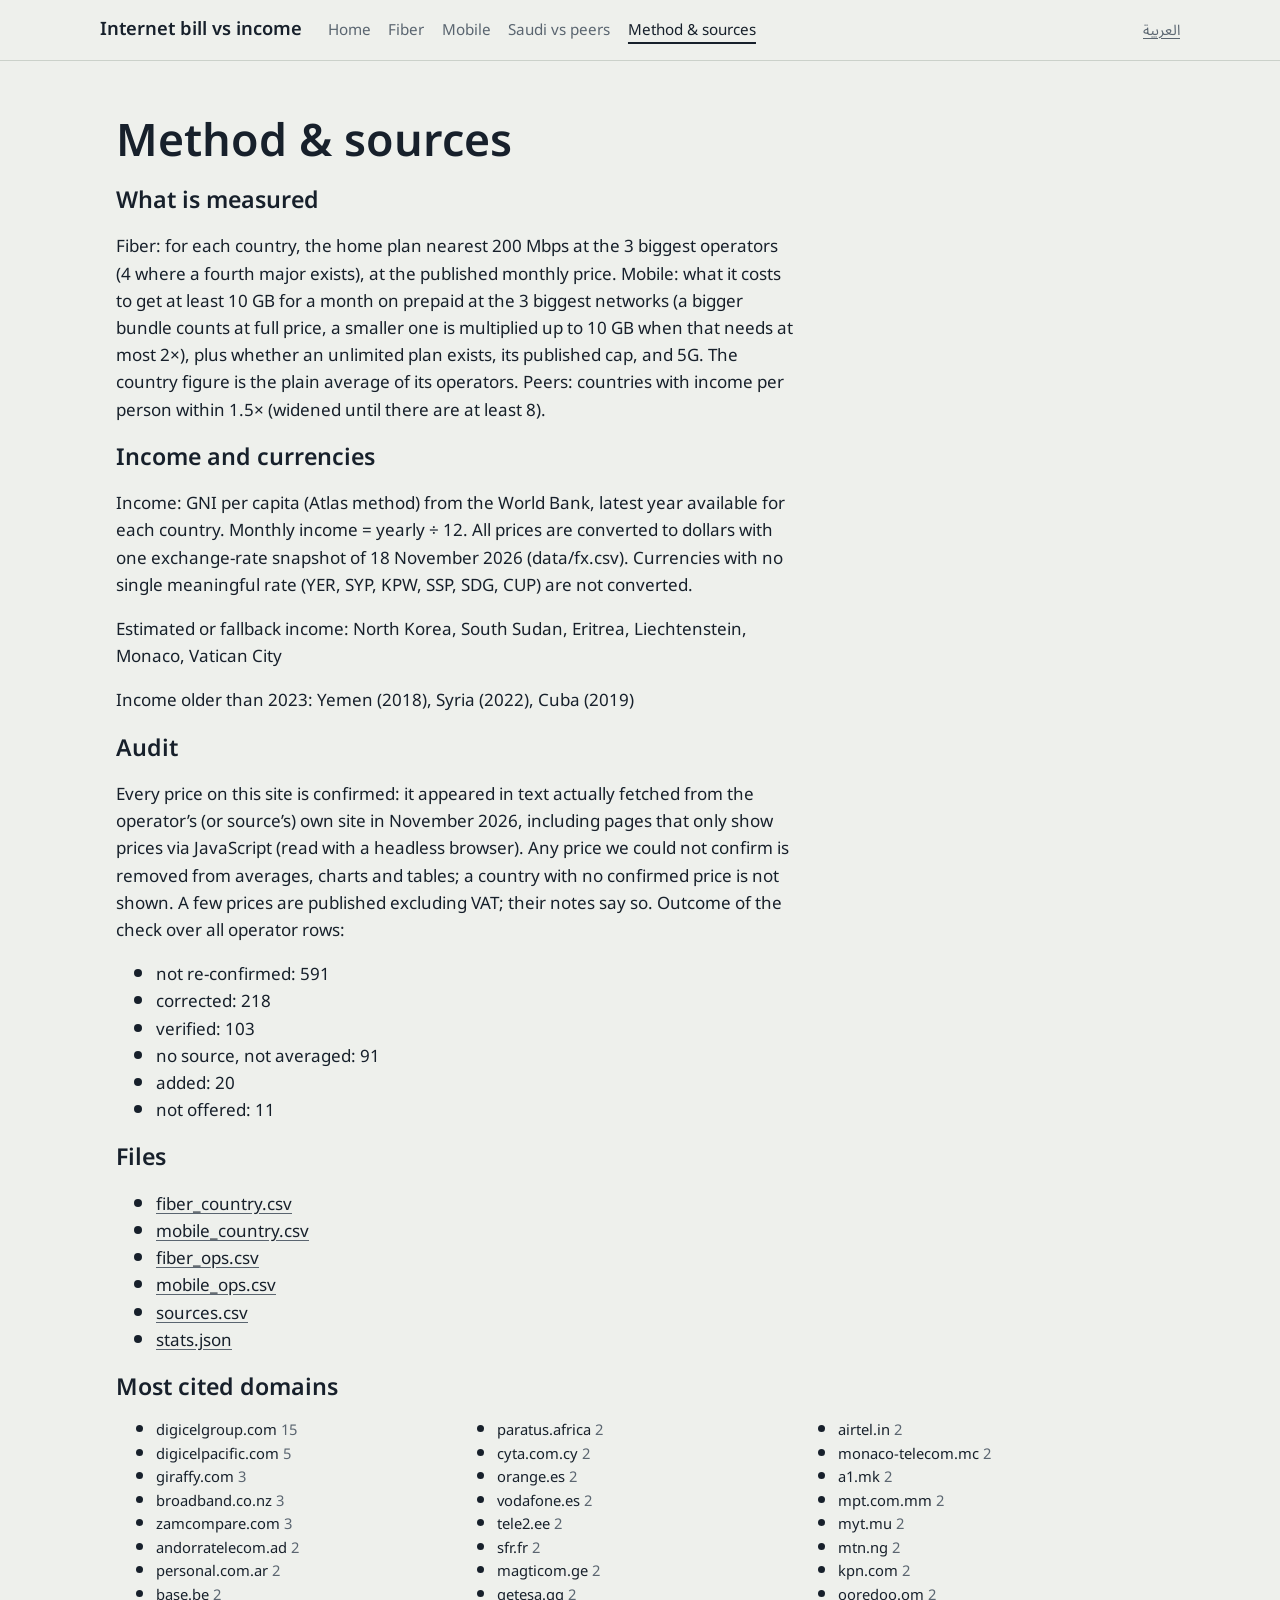
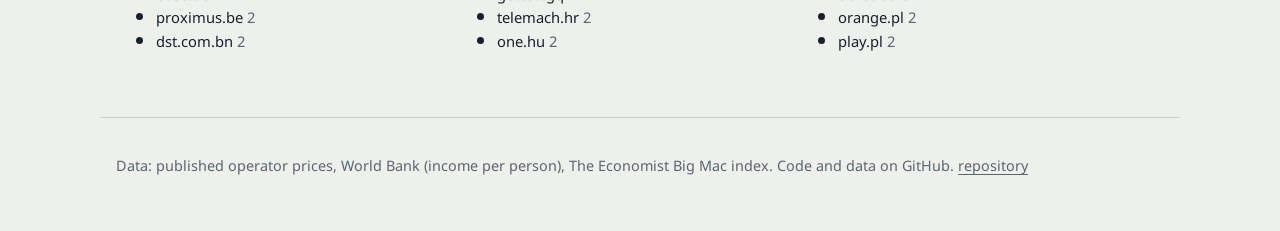
<file: docs/en/method.html>
<!doctype html>
<html lang="en" dir="ltr">
<head><meta charset="utf-8"><meta name="viewport" content="width=device-width,initial-scale=1">
<title>Method &amp; sources · Internet bill vs income</title><meta name="description" content="Fiber and mobile prices in 195 countries, averaged over each country&#x27;s 3 biggest operators, compared with income per person.">
<link rel="stylesheet" href="../assets/fonts.css"><link rel="stylesheet" href="../assets/site.css">
</head>
<body>
<header class="top"><a class="brand" href="index.html">Internet bill vs income</a>
<nav aria-label="primary"><a href="index.html">Home</a><a href="fiber.html">Fiber</a><a href="mobile.html">Mobile</a><a href="saudi.html">Saudi vs peers</a><a href="method.html" aria-current=page>Method &amp; sources</a></nav>
<a class="lang" href="../method.html" hreflang="ar">العربية</a></header>
<main>

<section class="pagehead prose"><h1>Method &amp; sources</h1>
<h2>What is measured</h2>
<p>Fiber: for each country, the home plan nearest 200 Mbps at the 3 biggest operators (4 where a fourth major exists), at the published monthly price. Mobile: what it costs to get at least 10 GB for a month on prepaid at the 3 biggest networks (a bigger bundle counts at full price, a smaller one is multiplied up to 10 GB when that needs at most 2×), plus whether an unlimited plan exists, its published cap, and 5G. The country figure is the plain average of its operators. Peers: countries with income per person within 1.5× (widened until there are at least 8).</p>
<h2>Income and currencies</h2>
<p>Income: GNI per capita (Atlas method) from the World Bank, latest year available for each country. Monthly income = yearly ÷ 12. All prices are converted to dollars with one exchange-rate snapshot of 18 November 2026 (data/fx.csv). Currencies with no single meaningful rate (YER, SYP, KPW, SSP, SDG, CUP) are not converted.</p>
<p>Estimated or fallback income: North Korea, South Sudan, Eritrea, Liechtenstein, Monaco, Vatican City</p>
<p>Income older than 2023: Yemen (2018), Syria (2022), Cuba (2019)</p>
<h2>Audit</h2>
<p>Every price on this site is confirmed: it appeared in text actually fetched from the operator’s (or source’s) own site in November 2026, including pages that only show prices via JavaScript (read with a headless browser). Any price we could not confirm is removed from averages, charts and tables; a country with no confirmed price is not shown. A few prices are published excluding VAT; their notes say so. Outcome of the check over all operator rows:</p>
<ul><li>not re-confirmed: <bdi dir="ltr">591</bdi></li><li>corrected: <bdi dir="ltr">218</bdi></li><li>verified: <bdi dir="ltr">103</bdi></li><li>no source, not averaged: <bdi dir="ltr">91</bdi></li><li>added: <bdi dir="ltr">20</bdi></li><li>not offered: <bdi dir="ltr">11</bdi></li></ul>
<h2>Files</h2>
<ul><li><a href="../data/fiber_country.csv" dir="ltr">fiber_country.csv</a></li><li><a href="../data/mobile_country.csv" dir="ltr">mobile_country.csv</a></li><li><a href="../data/fiber_ops.csv" dir="ltr">fiber_ops.csv</a></li><li><a href="../data/mobile_ops.csv" dir="ltr">mobile_ops.csv</a></li><li><a href="../data/sources.csv" dir="ltr">sources.csv</a></li><li><a href="../data/stats.json" dir="ltr">stats.json</a></li></ul>
<h2>Most cited domains</h2><ul class="cols3"><li><bdi dir="ltr">digicelgroup.com</bdi> <span class="muted">15</span></li><li><bdi dir="ltr">digicelpacific.com</bdi> <span class="muted">5</span></li><li><bdi dir="ltr">giraffy.com</bdi> <span class="muted">3</span></li><li><bdi dir="ltr">broadband.co.nz</bdi> <span class="muted">3</span></li><li><bdi dir="ltr">zamcompare.com</bdi> <span class="muted">3</span></li><li><bdi dir="ltr">andorratelecom.ad</bdi> <span class="muted">2</span></li><li><bdi dir="ltr">personal.com.ar</bdi> <span class="muted">2</span></li><li><bdi dir="ltr">base.be</bdi> <span class="muted">2</span></li><li><bdi dir="ltr">proximus.be</bdi> <span class="muted">2</span></li><li><bdi dir="ltr">dst.com.bn</bdi> <span class="muted">2</span></li><li><bdi dir="ltr">paratus.africa</bdi> <span class="muted">2</span></li><li><bdi dir="ltr">cyta.com.cy</bdi> <span class="muted">2</span></li><li><bdi dir="ltr">orange.es</bdi> <span class="muted">2</span></li><li><bdi dir="ltr">vodafone.es</bdi> <span class="muted">2</span></li><li><bdi dir="ltr">tele2.ee</bdi> <span class="muted">2</span></li><li><bdi dir="ltr">sfr.fr</bdi> <span class="muted">2</span></li><li><bdi dir="ltr">magticom.ge</bdi> <span class="muted">2</span></li><li><bdi dir="ltr">getesa.gq</bdi> <span class="muted">2</span></li><li><bdi dir="ltr">telemach.hr</bdi> <span class="muted">2</span></li><li><bdi dir="ltr">one.hu</bdi> <span class="muted">2</span></li><li><bdi dir="ltr">airtel.in</bdi> <span class="muted">2</span></li><li><bdi dir="ltr">monaco-telecom.mc</bdi> <span class="muted">2</span></li><li><bdi dir="ltr">a1.mk</bdi> <span class="muted">2</span></li><li><bdi dir="ltr">mpt.com.mm</bdi> <span class="muted">2</span></li><li><bdi dir="ltr">myt.mu</bdi> <span class="muted">2</span></li><li><bdi dir="ltr">mtn.ng</bdi> <span class="muted">2</span></li><li><bdi dir="ltr">kpn.com</bdi> <span class="muted">2</span></li><li><bdi dir="ltr">ooredoo.om</bdi> <span class="muted">2</span></li><li><bdi dir="ltr">orange.pl</bdi> <span class="muted">2</span></li><li><bdi dir="ltr">play.pl</bdi> <span class="muted">2</span></li></ul>
</section>
</main>
<footer><p>Data: published operator prices, World Bank (income per person), The Economist Big Mac index. Code and data on GitHub. <a href="https://github.com/24bit192kHz/internet-scam-study">repository</a></p></footer>
<div id="tip" role="status" hidden></div>
<script>window.LANG="en";</script>
<script src="../assets/data.js"></script><script src="../assets/site.js"></script>
</body></html>
</file>
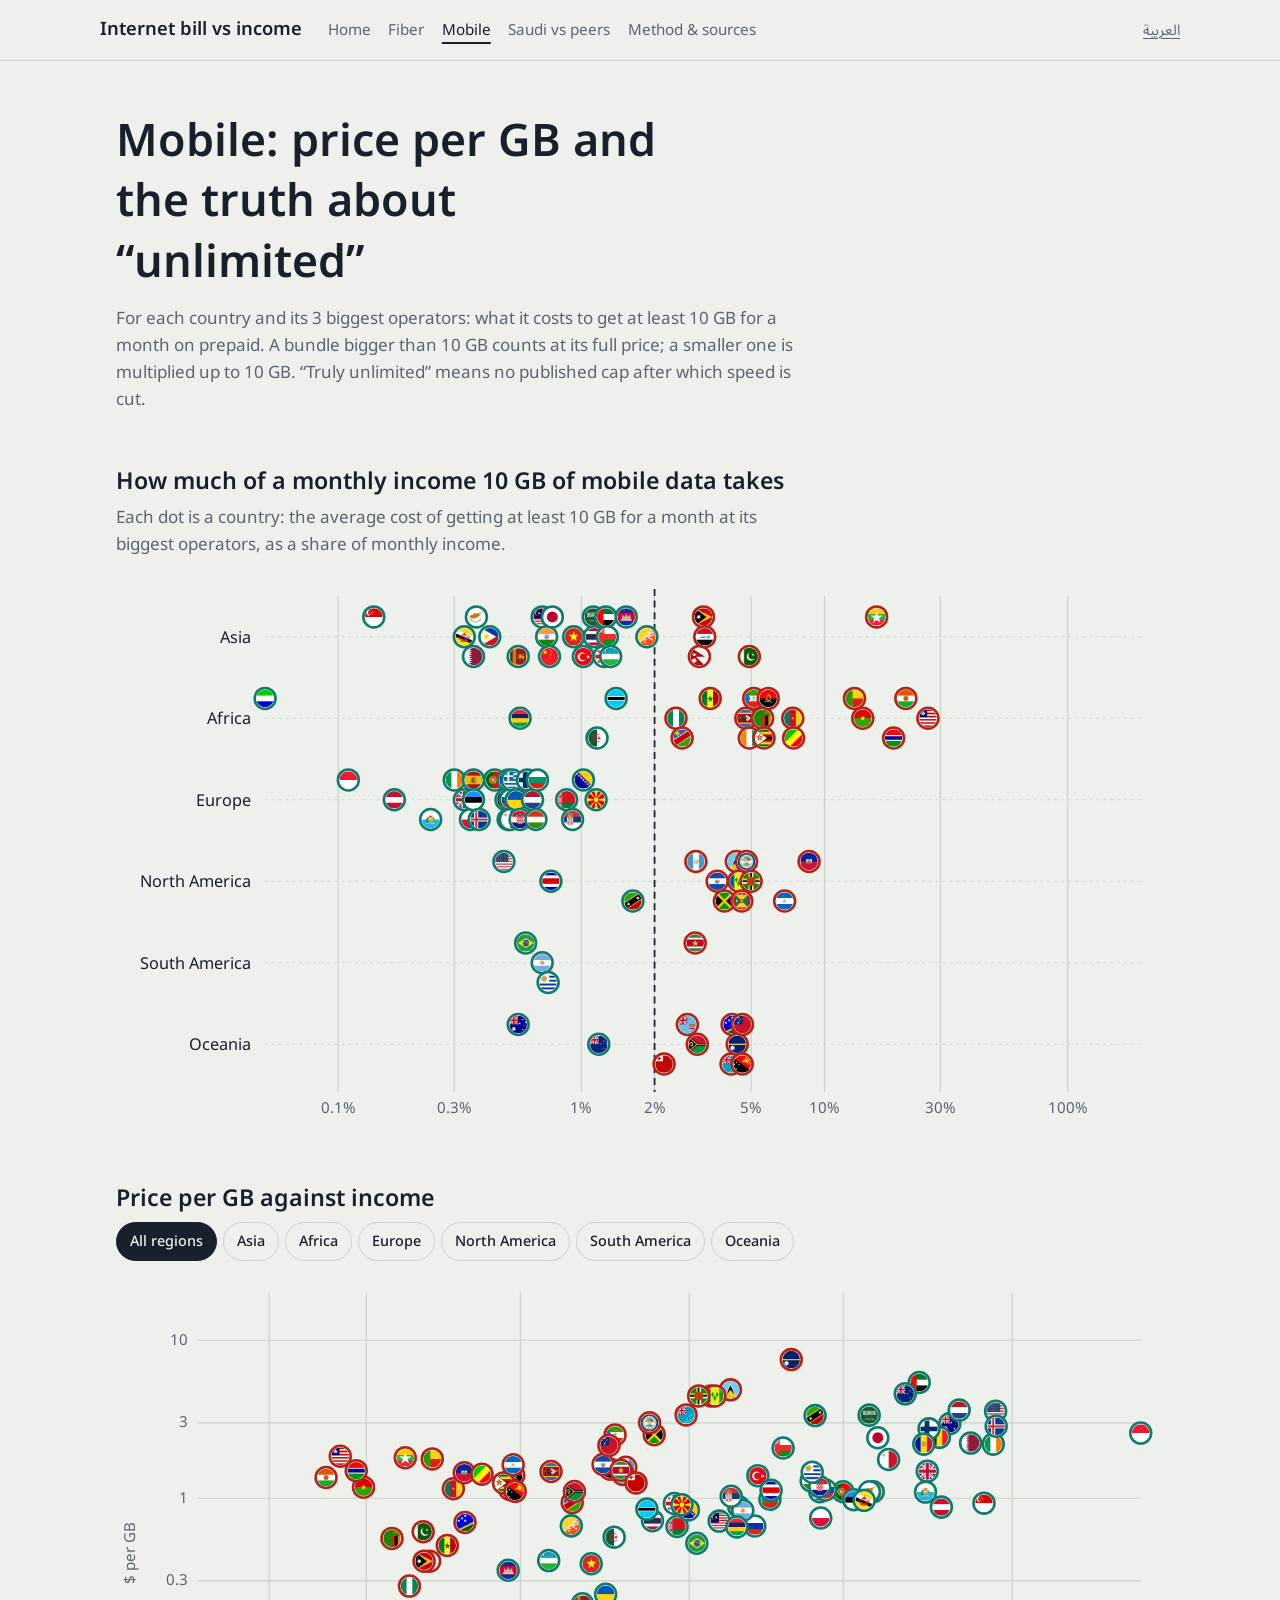
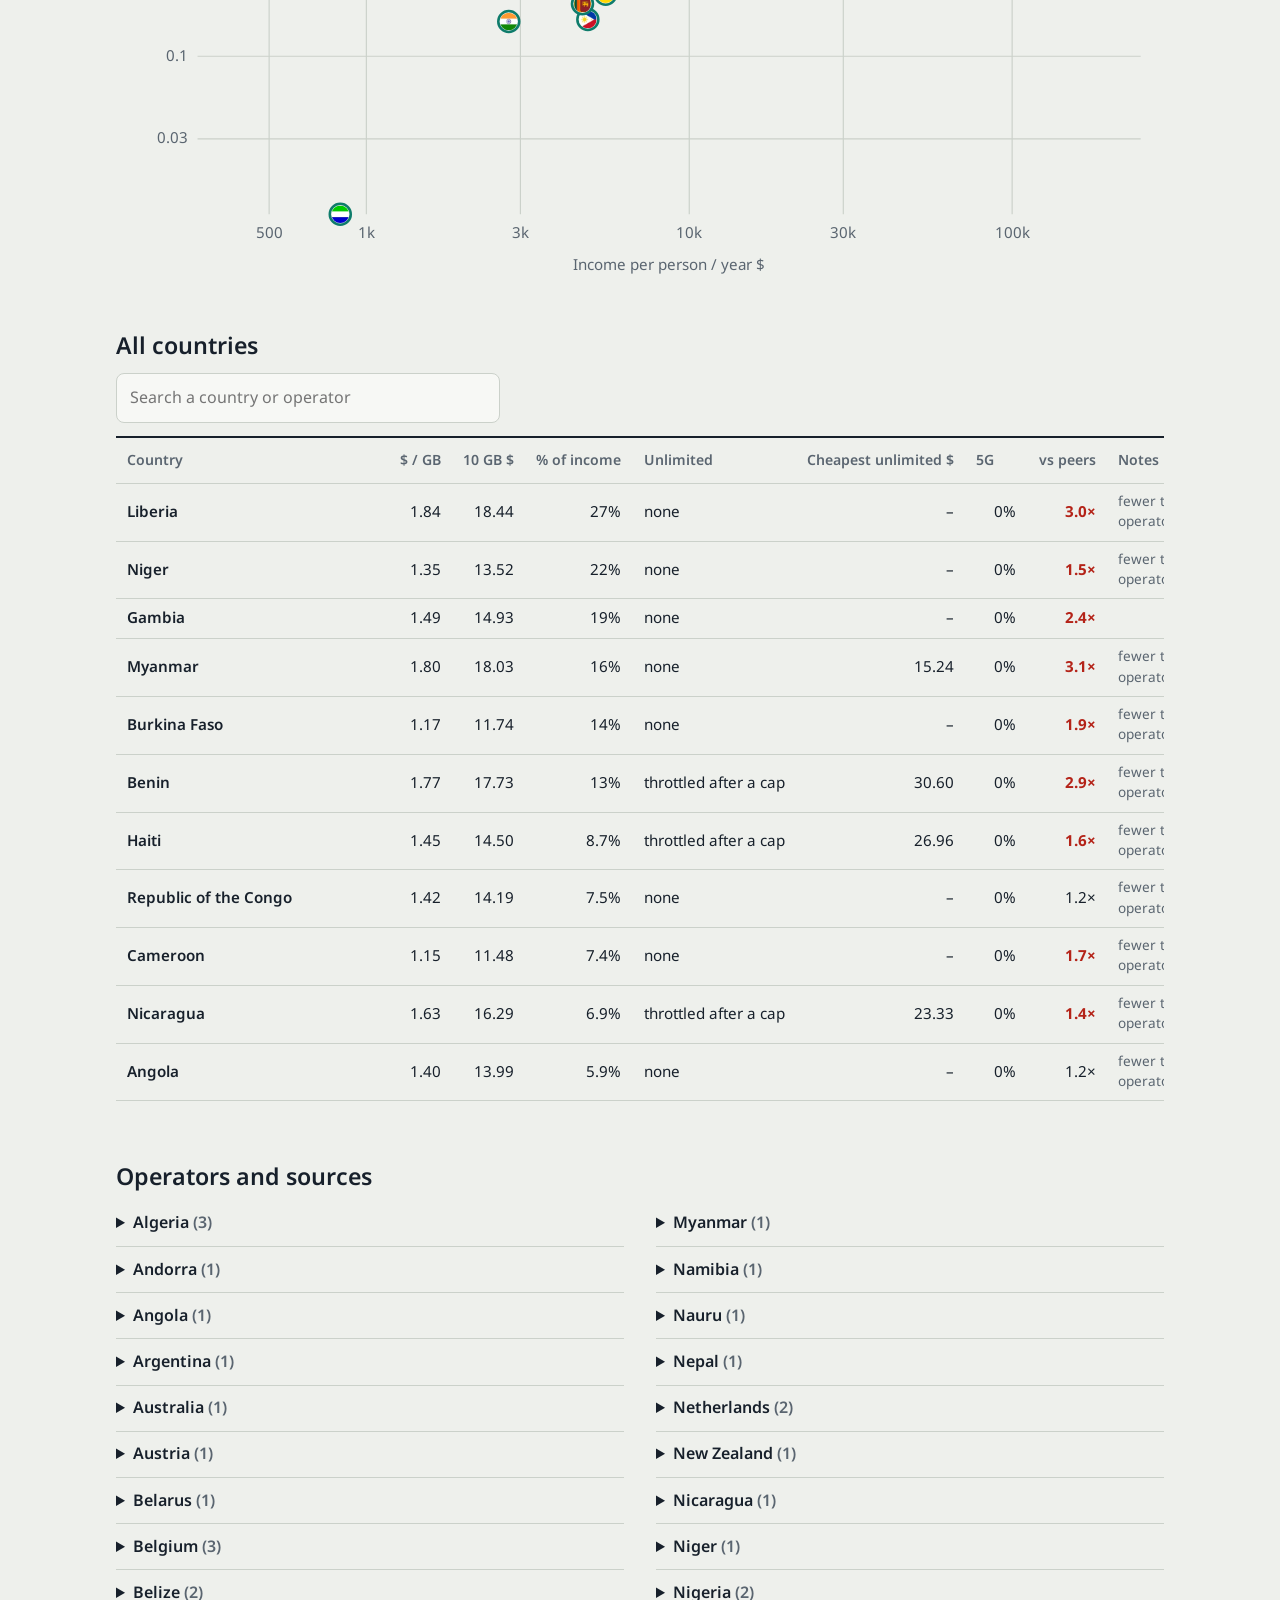
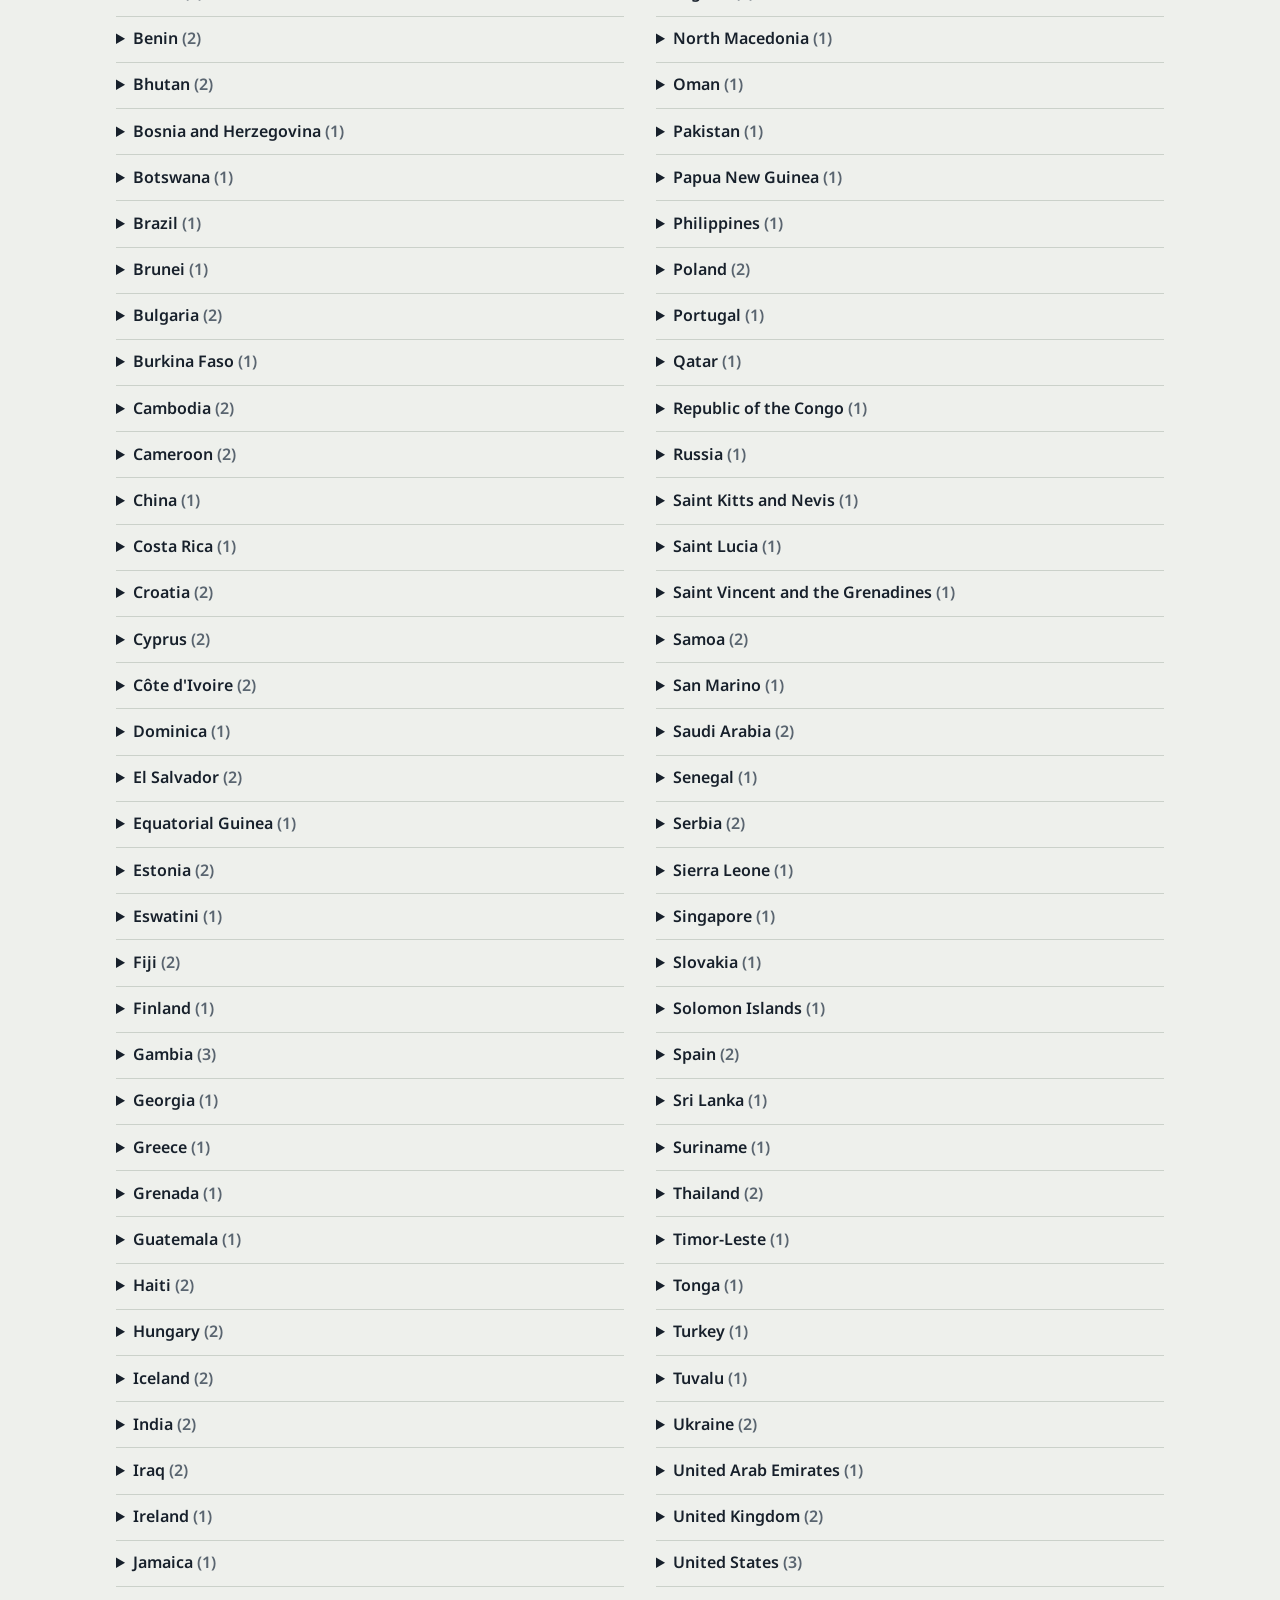
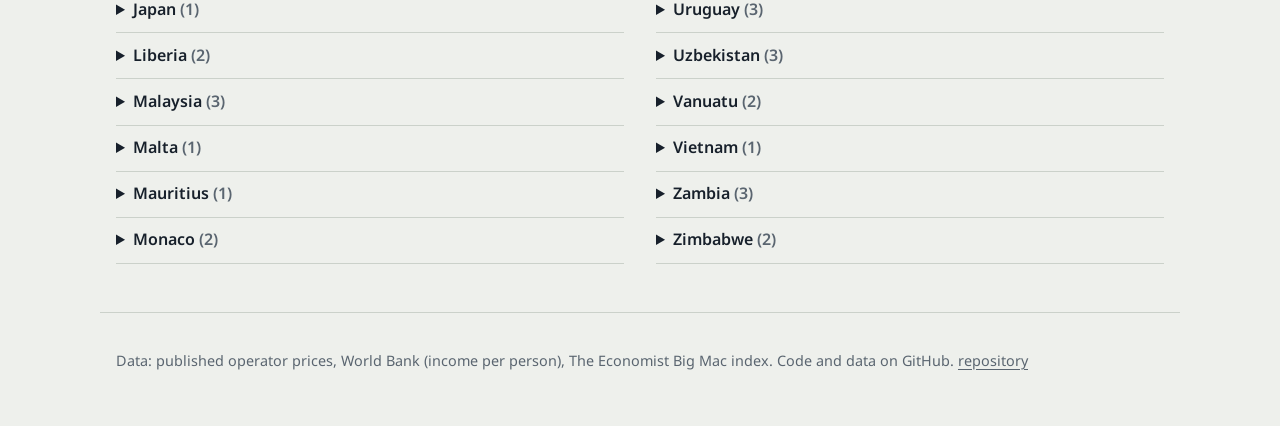
<file: docs/en/mobile.html>
<!doctype html>
<html lang="en" dir="ltr">
<head><meta charset="utf-8"><meta name="viewport" content="width=device-width,initial-scale=1">
<title>Mobile · Internet bill vs income</title><meta name="description" content="Fiber and mobile prices in 195 countries, averaged over each country&#x27;s 3 biggest operators, compared with income per person.">
<link rel="stylesheet" href="../assets/fonts.css"><link rel="stylesheet" href="../assets/site.css">
</head>
<body>
<header class="top"><a class="brand" href="index.html">Internet bill vs income</a>
<nav aria-label="primary"><a href="index.html">Home</a><a href="fiber.html">Fiber</a><a href="mobile.html" aria-current=page>Mobile</a><a href="saudi.html">Saudi vs peers</a><a href="method.html">Method &amp; sources</a></nav>
<a class="lang" href="../mobile.html" hreflang="ar">العربية</a></header>
<main>

<section class="pagehead"><h1>Mobile: price per GB and the truth about “unlimited”</h1>
<p class="note">For each country and its 3 biggest operators: what it costs to get at least 10 GB for a month on prepaid. A bundle bigger than 10 GB counts at its full price; a smaller one is multiplied up to 10 GB. “Truly unlimited” means no published cap after which speed is cut.</p></section>
<section><h2>How much of a monthly income 10 GB of mobile data takes</h2><p class="note">Each dot is a country: the average cost of getting at least 10 GB for a month at its biggest operators, as a share of monthly income.</p>
<figure class="scroll"><svg class="chart strip" data-kind="m" viewBox="0 0 900 478" role="img" aria-label="How much of a monthly income 10 GB of mobile data takes"><defs><clipPath id="fc9" clipPathUnits="objectBoundingBox"><circle cx=".5" cy=".5" r=".5"/></clipPath></defs><line class="grid" x1="190.8" x2="190.8" y1="18" y2="444"/><text class="tick" x="190.8" y="462" text-anchor="middle">0.1%</text><line class="grid" x1="290.5" x2="290.5" y1="18" y2="444"/><text class="tick" x="290.5" y="462" text-anchor="middle">0.3%</text><line class="grid" x1="399.6" x2="399.6" y1="18" y2="444"/><text class="tick" x="399.6" y="462" text-anchor="middle">1%</text><line class="grid" x1="462.5" x2="462.5" y1="18" y2="444"/><text class="tick" x="462.5" y="462" text-anchor="middle">2%</text><line class="grid" x1="545.5" x2="545.5" y1="18" y2="444"/><text class="tick" x="545.5" y="462" text-anchor="middle">5%</text><line class="grid" x1="608.4" x2="608.4" y1="18" y2="444"/><text class="tick" x="608.4" y="462" text-anchor="middle">10%</text><line class="grid" x1="708.0" x2="708.0" y1="18" y2="444"/><text class="tick" x="708.0" y="462" text-anchor="middle">30%</text><line class="grid" x1="817.2" x2="817.2" y1="18" y2="444"/><text class="tick" x="817.2" y="462" text-anchor="middle">100%</text><line class="fair" x1="462.5" x2="462.5" y1="12" y2="444"/><line class="lane" x1="128" x2="880" y1="53.0" y2="53.0"/><text class="lab" x="116" y="58.0" text-anchor="end">Asia</text><g class="dot under" data-iso="SGP" data-x="221.4" data-y="36.0"><circle class="ring" cx="221.4" cy="36.0" r="9"/><image href="../assets/flags/sg.webp" x="213.9" y="28.5" width="15" height="15" clip-path="url(#fc9)" preserveAspectRatio="xMidYMid slice"/></g><g class="dot under" data-iso="BRN" data-x="299.1" data-y="53.0"><circle class="ring" cx="299.1" cy="53.0" r="9"/><image href="../assets/flags/bn.webp" x="291.6" y="45.5" width="15" height="15" clip-path="url(#fc9)" preserveAspectRatio="xMidYMid slice"/></g><g class="dot under" data-iso="QAT" data-x="307.0" data-y="70.0"><circle class="ring" cx="307.0" cy="70.0" r="9"/><image href="../assets/flags/qa.webp" x="299.5" y="62.5" width="15" height="15" clip-path="url(#fc9)" preserveAspectRatio="xMidYMid slice"/></g><g class="dot under" data-iso="CYP" data-x="309.5" data-y="36.0"><circle class="ring" cx="309.5" cy="36.0" r="9"/><image href="../assets/flags/cy.webp" x="302.0" y="28.5" width="15" height="15" clip-path="url(#fc9)" preserveAspectRatio="xMidYMid slice"/></g><g class="dot under" data-iso="PHL" data-x="321.0" data-y="53.0"><circle class="ring" cx="321.0" cy="53.0" r="9"/><image href="../assets/flags/ph.webp" x="313.5" y="45.5" width="15" height="15" clip-path="url(#fc9)" preserveAspectRatio="xMidYMid slice"/></g><g class="dot under" data-iso="LKA" data-x="345.4" data-y="70.0"><circle class="ring" cx="345.4" cy="70.0" r="9"/><image href="../assets/flags/lk.webp" x="337.9" y="62.5" width="15" height="15" clip-path="url(#fc9)" preserveAspectRatio="xMidYMid slice"/></g><g class="dot under" data-iso="MYS" data-x="366.0" data-y="36.0"><circle class="ring" cx="366.0" cy="36.0" r="9"/><image href="../assets/flags/my.webp" x="358.5" y="28.5" width="15" height="15" clip-path="url(#fc9)" preserveAspectRatio="xMidYMid slice"/></g><g class="dot under" data-iso="IND" data-x="369.8" data-y="53.0"><circle class="ring" cx="369.8" cy="53.0" r="9"/><image href="../assets/flags/in.webp" x="362.3" y="45.5" width="15" height="15" clip-path="url(#fc9)" preserveAspectRatio="xMidYMid slice"/></g><g class="dot under" data-iso="CHN" data-x="372.3" data-y="70.0"><circle class="ring" cx="372.3" cy="70.0" r="9"/><image href="../assets/flags/cn.webp" x="364.8" y="62.5" width="15" height="15" clip-path="url(#fc9)" preserveAspectRatio="xMidYMid slice"/></g><g class="dot under" data-iso="JPN" data-x="374.7" data-y="36.0"><circle class="ring" cx="374.7" cy="36.0" r="9"/><image href="../assets/flags/jp.webp" x="367.2" y="28.5" width="15" height="15" clip-path="url(#fc9)" preserveAspectRatio="xMidYMid slice"/></g><g class="dot under" data-iso="VNM" data-x="393.0" data-y="53.0"><circle class="ring" cx="393.0" cy="53.0" r="9"/><image href="../assets/flags/vn.webp" x="385.5" y="45.5" width="15" height="15" clip-path="url(#fc9)" preserveAspectRatio="xMidYMid slice"/></g><g class="dot under" data-iso="TUR" data-x="401.4" data-y="70.0"><circle class="ring" cx="401.4" cy="70.0" r="9"/><image href="../assets/flags/tr.webp" x="393.9" y="62.5" width="15" height="15" clip-path="url(#fc9)" preserveAspectRatio="xMidYMid slice"/></g><g class="dot under" data-iso="SAU" data-x="409.9" data-y="36.0"><circle class="ring" cx="409.9" cy="36.0" r="9"/><image href="../assets/flags/sa.webp" x="402.4" y="28.5" width="15" height="15" clip-path="url(#fc9)" preserveAspectRatio="xMidYMid slice"/></g><g class="dot under" data-iso="THA" data-x="410.7" data-y="53.0"><circle class="ring" cx="410.7" cy="53.0" r="9"/><image href="../assets/flags/th.webp" x="403.2" y="45.5" width="15" height="15" clip-path="url(#fc9)" preserveAspectRatio="xMidYMid slice"/></g><g class="dot under" data-iso="GEO" data-x="419.1" data-y="70.0"><circle class="ring" cx="419.1" cy="70.0" r="9"/><image href="../assets/flags/ge.webp" x="411.6" y="62.5" width="15" height="15" clip-path="url(#fc9)" preserveAspectRatio="xMidYMid slice"/></g><g class="dot under" data-iso="ARE" data-x="420.6" data-y="36.0"><circle class="ring" cx="420.6" cy="36.0" r="9"/><image href="../assets/flags/ae.webp" x="413.1" y="28.5" width="15" height="15" clip-path="url(#fc9)" preserveAspectRatio="xMidYMid slice"/></g><g class="dot under" data-iso="OMN" data-x="422.0" data-y="53.0"><circle class="ring" cx="422.0" cy="53.0" r="9"/><image href="../assets/flags/om.webp" x="414.5" y="45.5" width="15" height="15" clip-path="url(#fc9)" preserveAspectRatio="xMidYMid slice"/></g><g class="dot under" data-iso="UZB" data-x="424.8" data-y="70.0"><circle class="ring" cx="424.8" cy="70.0" r="9"/><image href="../assets/flags/uz.webp" x="417.3" y="62.5" width="15" height="15" clip-path="url(#fc9)" preserveAspectRatio="xMidYMid slice"/></g><g class="dot under" data-iso="KHM" data-x="438.2" data-y="36.0"><circle class="ring" cx="438.2" cy="36.0" r="9"/><image href="../assets/flags/kh.webp" x="430.7" y="28.5" width="15" height="15" clip-path="url(#fc9)" preserveAspectRatio="xMidYMid slice"/></g><g class="dot under" data-iso="BTN" data-x="455.9" data-y="53.0"><circle class="ring" cx="455.9" cy="53.0" r="9"/><image href="../assets/flags/bt.webp" x="448.4" y="45.5" width="15" height="15" clip-path="url(#fc9)" preserveAspectRatio="xMidYMid slice"/></g><g class="dot over" data-iso="NPL" data-x="501.0" data-y="70.0"><circle class="ring" cx="501.0" cy="70.0" r="9"/><image href="../assets/flags/np.webp" x="493.5" y="62.5" width="15" height="15" clip-path="url(#fc9)" preserveAspectRatio="xMidYMid slice"/></g><g class="dot over" data-iso="TLS" data-x="504.5" data-y="36.0"><circle class="ring" cx="504.5" cy="36.0" r="9"/><image href="../assets/flags/tl.webp" x="497.0" y="28.5" width="15" height="15" clip-path="url(#fc9)" preserveAspectRatio="xMidYMid slice"/></g><g class="dot over" data-iso="IRQ" data-x="505.6" data-y="53.0"><circle class="ring" cx="505.6" cy="53.0" r="9"/><image href="../assets/flags/iq.webp" x="498.1" y="45.5" width="15" height="15" clip-path="url(#fc9)" preserveAspectRatio="xMidYMid slice"/></g><g class="dot over" data-iso="PAK" data-x="543.9" data-y="70.0"><circle class="ring" cx="543.9" cy="70.0" r="9"/><image href="../assets/flags/pk.webp" x="536.4" y="62.5" width="15" height="15" clip-path="url(#fc9)" preserveAspectRatio="xMidYMid slice"/></g><g class="dot over" data-iso="MMR" data-x="653.2" data-y="36.0"><circle class="ring" cx="653.2" cy="36.0" r="9"/><image href="../assets/flags/mm.webp" x="645.7" y="28.5" width="15" height="15" clip-path="url(#fc9)" preserveAspectRatio="xMidYMid slice"/></g><line class="lane" x1="128" x2="880" y1="123.0" y2="123.0"/><text class="lab" x="116" y="128.0" text-anchor="end">Africa</text><g class="dot under" data-iso="SLE" data-x="128.0" data-y="106.0"><circle class="ring" cx="128.0" cy="106.0" r="9"/><image href="../assets/flags/sl.webp" x="120.5" y="98.5" width="15" height="15" clip-path="url(#fc9)" preserveAspectRatio="xMidYMid slice"/></g><g class="dot under" data-iso="MUS" data-x="347.0" data-y="123.0"><circle class="ring" cx="347.0" cy="123.0" r="9"/><image href="../assets/flags/mu.webp" x="339.5" y="115.5" width="15" height="15" clip-path="url(#fc9)" preserveAspectRatio="xMidYMid slice"/></g><g class="dot under" data-iso="DZA" data-x="413.1" data-y="140.0"><circle class="ring" cx="413.1" cy="140.0" r="9"/><image href="../assets/flags/dz.webp" x="405.6" y="132.5" width="15" height="15" clip-path="url(#fc9)" preserveAspectRatio="xMidYMid slice"/></g><g class="dot under" data-iso="BWA" data-x="429.5" data-y="106.0"><circle class="ring" cx="429.5" cy="106.0" r="9"/><image href="../assets/flags/bw.webp" x="422.0" y="98.5" width="15" height="15" clip-path="url(#fc9)" preserveAspectRatio="xMidYMid slice"/></g><g class="dot over" data-iso="NGA" data-x="480.9" data-y="123.0"><circle class="ring" cx="480.9" cy="123.0" r="9"/><image href="../assets/flags/ng.webp" x="473.4" y="115.5" width="15" height="15" clip-path="url(#fc9)" preserveAspectRatio="xMidYMid slice"/></g><g class="dot over" data-iso="NAM" data-x="486.2" data-y="140.0"><circle class="ring" cx="486.2" cy="140.0" r="9"/><image href="../assets/flags/na.webp" x="478.7" y="132.5" width="15" height="15" clip-path="url(#fc9)" preserveAspectRatio="xMidYMid slice"/></g><g class="dot over" data-iso="SEN" data-x="510.3" data-y="106.0"><circle class="ring" cx="510.3" cy="106.0" r="9"/><image href="../assets/flags/sn.webp" x="502.8" y="98.5" width="15" height="15" clip-path="url(#fc9)" preserveAspectRatio="xMidYMid slice"/></g><g class="dot over" data-iso="SWZ" data-x="540.9" data-y="123.0"><circle class="ring" cx="540.9" cy="123.0" r="9"/><image href="../assets/flags/sz.webp" x="533.4" y="115.5" width="15" height="15" clip-path="url(#fc9)" preserveAspectRatio="xMidYMid slice"/></g><g class="dot over" data-iso="CIV" data-x="543.9" data-y="140.0"><circle class="ring" cx="543.9" cy="140.0" r="9"/><image href="../assets/flags/ci.webp" x="536.4" y="132.5" width="15" height="15" clip-path="url(#fc9)" preserveAspectRatio="xMidYMid slice"/></g><g class="dot over" data-iso="GNQ" data-x="547.7" data-y="106.0"><circle class="ring" cx="547.7" cy="106.0" r="9"/><image href="../assets/flags/gq.webp" x="540.2" y="98.5" width="15" height="15" clip-path="url(#fc9)" preserveAspectRatio="xMidYMid slice"/></g><g class="dot over" data-iso="ZMB" data-x="555.3" data-y="123.0"><circle class="ring" cx="555.3" cy="123.0" r="9"/><image href="../assets/flags/zm.webp" x="547.8" y="115.5" width="15" height="15" clip-path="url(#fc9)" preserveAspectRatio="xMidYMid slice"/></g><g class="dot over" data-iso="ZWE" data-x="556.5" data-y="140.0"><circle class="ring" cx="556.5" cy="140.0" r="9"/><image href="../assets/flags/zw.webp" x="549.0" y="132.5" width="15" height="15" clip-path="url(#fc9)" preserveAspectRatio="xMidYMid slice"/></g><g class="dot over" data-iso="AGO" data-x="560.1" data-y="106.0"><circle class="ring" cx="560.1" cy="106.0" r="9"/><image href="../assets/flags/ao.webp" x="552.6" y="98.5" width="15" height="15" clip-path="url(#fc9)" preserveAspectRatio="xMidYMid slice"/></g><g class="dot over" data-iso="CMR" data-x="581.2" data-y="123.0"><circle class="ring" cx="581.2" cy="123.0" r="9"/><image href="../assets/flags/cm.webp" x="573.7" y="115.5" width="15" height="15" clip-path="url(#fc9)" preserveAspectRatio="xMidYMid slice"/></g><g class="dot over" data-iso="COG" data-x="581.9" data-y="140.0"><circle class="ring" cx="581.9" cy="140.0" r="9"/><image href="../assets/flags/cg.webp" x="574.4" y="132.5" width="15" height="15" clip-path="url(#fc9)" preserveAspectRatio="xMidYMid slice"/></g><g class="dot over" data-iso="BEN" data-x="634.2" data-y="106.0"><circle class="ring" cx="634.2" cy="106.0" r="9"/><image href="../assets/flags/bj.webp" x="626.7" y="98.5" width="15" height="15" clip-path="url(#fc9)" preserveAspectRatio="xMidYMid slice"/></g><g class="dot over" data-iso="BFA" data-x="641.3" data-y="123.0"><circle class="ring" cx="641.3" cy="123.0" r="9"/><image href="../assets/flags/bf.webp" x="633.8" y="115.5" width="15" height="15" clip-path="url(#fc9)" preserveAspectRatio="xMidYMid slice"/></g><g class="dot over" data-iso="GMB" data-x="667.8" data-y="140.0"><circle class="ring" cx="667.8" cy="140.0" r="9"/><image href="../assets/flags/gm.webp" x="660.3" y="132.5" width="15" height="15" clip-path="url(#fc9)" preserveAspectRatio="xMidYMid slice"/></g><g class="dot over" data-iso="NER" data-x="678.3" data-y="106.0"><circle class="ring" cx="678.3" cy="106.0" r="9"/><image href="../assets/flags/ne.webp" x="670.8" y="98.5" width="15" height="15" clip-path="url(#fc9)" preserveAspectRatio="xMidYMid slice"/></g><g class="dot over" data-iso="LBR" data-x="697.3" data-y="123.0"><circle class="ring" cx="697.3" cy="123.0" r="9"/><image href="../assets/flags/lr.webp" x="689.8" y="115.5" width="15" height="15" clip-path="url(#fc9)" preserveAspectRatio="xMidYMid slice"/></g><line class="lane" x1="128" x2="880" y1="193.0" y2="193.0"/><text class="lab" x="116" y="198.0" text-anchor="end">Europe</text><g class="dot under" data-iso="MCO" data-x="199.5" data-y="176.0"><circle class="ring" cx="199.5" cy="176.0" r="9"/><image href="../assets/flags/mc.webp" x="192.0" y="168.5" width="15" height="15" clip-path="url(#fc9)" preserveAspectRatio="xMidYMid slice"/></g><g class="dot under" data-iso="AUT" data-x="239.0" data-y="193.0"><circle class="ring" cx="239.0" cy="193.0" r="9"/><image href="../assets/flags/at.webp" x="231.5" y="185.5" width="15" height="15" clip-path="url(#fc9)" preserveAspectRatio="xMidYMid slice"/></g><g class="dot under" data-iso="SMR" data-x="270.2" data-y="210.0"><circle class="ring" cx="270.2" cy="210.0" r="9"/><image href="../assets/flags/sm.webp" x="262.7" y="202.5" width="15" height="15" clip-path="url(#fc9)" preserveAspectRatio="xMidYMid slice"/></g><g class="dot under" data-iso="IRL" data-x="290.5" data-y="176.0"><circle class="ring" cx="290.5" cy="176.0" r="9"/><image href="../assets/flags/ie.webp" x="283.0" y="168.5" width="15" height="15" clip-path="url(#fc9)" preserveAspectRatio="xMidYMid slice"/></g><g class="dot under" data-iso="GBR" data-x="299.1" data-y="193.0"><circle class="ring" cx="299.1" cy="193.0" r="9"/><image href="../assets/flags/gb.webp" x="291.6" y="185.5" width="15" height="15" clip-path="url(#fc9)" preserveAspectRatio="xMidYMid slice"/></g><g class="dot under" data-iso="POL" data-x="304.4" data-y="210.0"><circle class="ring" cx="304.4" cy="210.0" r="9"/><image href="../assets/flags/pl.webp" x="296.9" y="202.5" width="15" height="15" clip-path="url(#fc9)" preserveAspectRatio="xMidYMid slice"/></g><g class="dot under" data-iso="ESP" data-x="307.0" data-y="176.0"><circle class="ring" cx="307.0" cy="176.0" r="9"/><image href="../assets/flags/es.webp" x="299.5" y="168.5" width="15" height="15" clip-path="url(#fc9)" preserveAspectRatio="xMidYMid slice"/></g><g class="dot under" data-iso="EST" data-x="307.0" data-y="193.0"><circle class="ring" cx="307.0" cy="193.0" r="9"/><image href="../assets/flags/ee.webp" x="299.5" y="185.5" width="15" height="15" clip-path="url(#fc9)" preserveAspectRatio="xMidYMid slice"/></g><g class="dot under" data-iso="ISL" data-x="311.9" data-y="210.0"><circle class="ring" cx="311.9" cy="210.0" r="9"/><image href="../assets/flags/is.webp" x="304.4" y="202.5" width="15" height="15" clip-path="url(#fc9)" preserveAspectRatio="xMidYMid slice"/></g><g class="dot under" data-iso="PRT" data-x="325.2" data-y="176.0"><circle class="ring" cx="325.2" cy="176.0" r="9"/><image href="../assets/flags/pt.webp" x="317.7" y="168.5" width="15" height="15" clip-path="url(#fc9)" preserveAspectRatio="xMidYMid slice"/></g><g class="dot under" data-iso="BEL" data-x="334.9" data-y="193.0"><circle class="ring" cx="334.9" cy="193.0" r="9"/><image href="../assets/flags/be.webp" x="327.4" y="185.5" width="15" height="15" clip-path="url(#fc9)" preserveAspectRatio="xMidYMid slice"/></g><g class="dot under" data-iso="RUS" data-x="336.8" data-y="210.0"><circle class="ring" cx="336.8" cy="210.0" r="9"/><image href="../assets/flags/ru.webp" x="329.3" y="202.5" width="15" height="15" clip-path="url(#fc9)" preserveAspectRatio="xMidYMid slice"/></g><g class="dot under" data-iso="AND" data-x="336.8" data-y="176.0"><circle class="ring" cx="336.8" cy="176.0" r="9"/><image href="../assets/flags/ad.webp" x="329.3" y="168.5" width="15" height="15" clip-path="url(#fc9)" preserveAspectRatio="xMidYMid slice"/></g><g class="dot under" data-iso="SVK" data-x="338.6" data-y="193.0"><circle class="ring" cx="338.6" cy="193.0" r="9"/><image href="../assets/flags/sk.webp" x="331.1" y="185.5" width="15" height="15" clip-path="url(#fc9)" preserveAspectRatio="xMidYMid slice"/></g><g class="dot under" data-iso="MLT" data-x="338.6" data-y="210.0"><circle class="ring" cx="338.6" cy="210.0" r="9"/><image href="../assets/flags/mt.webp" x="331.1" y="202.5" width="15" height="15" clip-path="url(#fc9)" preserveAspectRatio="xMidYMid slice"/></g><g class="dot under" data-iso="GRC" data-x="340.3" data-y="176.0"><circle class="ring" cx="340.3" cy="176.0" r="9"/><image href="../assets/flags/gr.webp" x="332.8" y="168.5" width="15" height="15" clip-path="url(#fc9)" preserveAspectRatio="xMidYMid slice"/></g><g class="dot under" data-iso="UKR" data-x="343.7" data-y="193.0"><circle class="ring" cx="343.7" cy="193.0" r="9"/><image href="../assets/flags/ua.webp" x="336.2" y="185.5" width="15" height="15" clip-path="url(#fc9)" preserveAspectRatio="xMidYMid slice"/></g><g class="dot under" data-iso="HRV" data-x="347.0" data-y="210.0"><circle class="ring" cx="347.0" cy="210.0" r="9"/><image href="../assets/flags/hr.webp" x="339.5" y="202.5" width="15" height="15" clip-path="url(#fc9)" preserveAspectRatio="xMidYMid slice"/></g><g class="dot under" data-iso="FIN" data-x="353.3" data-y="176.0"><circle class="ring" cx="353.3" cy="176.0" r="9"/><image href="../assets/flags/fi.webp" x="345.8" y="168.5" width="15" height="15" clip-path="url(#fc9)" preserveAspectRatio="xMidYMid slice"/></g><g class="dot under" data-iso="NLD" data-x="357.7" data-y="193.0"><circle class="ring" cx="357.7" cy="193.0" r="9"/><image href="../assets/flags/nl.webp" x="350.2" y="185.5" width="15" height="15" clip-path="url(#fc9)" preserveAspectRatio="xMidYMid slice"/></g><g class="dot under" data-iso="HUN" data-x="360.6" data-y="210.0"><circle class="ring" cx="360.6" cy="210.0" r="9"/><image href="../assets/flags/hu.webp" x="353.1" y="202.5" width="15" height="15" clip-path="url(#fc9)" preserveAspectRatio="xMidYMid slice"/></g><g class="dot under" data-iso="BGR" data-x="361.9" data-y="176.0"><circle class="ring" cx="361.9" cy="176.0" r="9"/><image href="../assets/flags/bg.webp" x="354.4" y="168.5" width="15" height="15" clip-path="url(#fc9)" preserveAspectRatio="xMidYMid slice"/></g><g class="dot under" data-iso="BLR" data-x="387.0" data-y="193.0"><circle class="ring" cx="387.0" cy="193.0" r="9"/><image href="../assets/flags/by.webp" x="379.5" y="185.5" width="15" height="15" clip-path="url(#fc9)" preserveAspectRatio="xMidYMid slice"/></g><g class="dot under" data-iso="SRB" data-x="392.1" data-y="210.0"><circle class="ring" cx="392.1" cy="210.0" r="9"/><image href="../assets/flags/rs.webp" x="384.6" y="202.5" width="15" height="15" clip-path="url(#fc9)" preserveAspectRatio="xMidYMid slice"/></g><g class="dot under" data-iso="BIH" data-x="401.4" data-y="176.0"><circle class="ring" cx="401.4" cy="176.0" r="9"/><image href="../assets/flags/ba.webp" x="393.9" y="168.5" width="15" height="15" clip-path="url(#fc9)" preserveAspectRatio="xMidYMid slice"/></g><g class="dot under" data-iso="MKD" data-x="412.3" data-y="193.0"><circle class="ring" cx="412.3" cy="193.0" r="9"/><image href="../assets/flags/mk.webp" x="404.8" y="185.5" width="15" height="15" clip-path="url(#fc9)" preserveAspectRatio="xMidYMid slice"/></g><line class="lane" x1="128" x2="880" y1="263.0" y2="263.0"/><text class="lab" x="116" y="268.0" text-anchor="end">North America</text><g class="dot under" data-iso="USA" data-x="333.1" data-y="246.0"><circle class="ring" cx="333.1" cy="246.0" r="9"/><image href="../assets/flags/us.webp" x="325.6" y="238.5" width="15" height="15" clip-path="url(#fc9)" preserveAspectRatio="xMidYMid slice"/></g><g class="dot under" data-iso="CRI" data-x="373.5" data-y="263.0"><circle class="ring" cx="373.5" cy="263.0" r="9"/><image href="../assets/flags/cr.webp" x="366.0" y="255.5" width="15" height="15" clip-path="url(#fc9)" preserveAspectRatio="xMidYMid slice"/></g><g class="dot under" data-iso="KNA" data-x="443.9" data-y="280.0"><circle class="ring" cx="443.9" cy="280.0" r="9"/><image href="../assets/flags/kn.webp" x="436.4" y="272.5" width="15" height="15" clip-path="url(#fc9)" preserveAspectRatio="xMidYMid slice"/></g><g class="dot over" data-iso="GTM" data-x="498.0" data-y="246.0"><circle class="ring" cx="498.0" cy="246.0" r="9"/><image href="../assets/flags/gt.webp" x="490.5" y="238.5" width="15" height="15" clip-path="url(#fc9)" preserveAspectRatio="xMidYMid slice"/></g><g class="dot over" data-iso="SLV" data-x="516.3" data-y="263.0"><circle class="ring" cx="516.3" cy="263.0" r="9"/><image href="../assets/flags/sv.webp" x="508.8" y="255.5" width="15" height="15" clip-path="url(#fc9)" preserveAspectRatio="xMidYMid slice"/></g><g class="dot over" data-iso="JAM" data-x="522.5" data-y="280.0"><circle class="ring" cx="522.5" cy="280.0" r="9"/><image href="../assets/flags/jm.webp" x="515.0" y="272.5" width="15" height="15" clip-path="url(#fc9)" preserveAspectRatio="xMidYMid slice"/></g><g class="dot over" data-iso="LCA" data-x="532.7" data-y="246.0"><circle class="ring" cx="532.7" cy="246.0" r="9"/><image href="../assets/flags/lc.webp" x="525.2" y="238.5" width="15" height="15" clip-path="url(#fc9)" preserveAspectRatio="xMidYMid slice"/></g><g class="dot over" data-iso="VCT" data-x="534.8" data-y="263.0"><circle class="ring" cx="534.8" cy="263.0" r="9"/><image href="../assets/flags/vc.webp" x="527.3" y="255.5" width="15" height="15" clip-path="url(#fc9)" preserveAspectRatio="xMidYMid slice"/></g><g class="dot over" data-iso="GRD" data-x="537.4" data-y="280.0"><circle class="ring" cx="537.4" cy="280.0" r="9"/><image href="../assets/flags/gd.webp" x="529.9" y="272.5" width="15" height="15" clip-path="url(#fc9)" preserveAspectRatio="xMidYMid slice"/></g><g class="dot over" data-iso="BLZ" data-x="541.5" data-y="246.0"><circle class="ring" cx="541.5" cy="246.0" r="9"/><image href="../assets/flags/bz.webp" x="534.0" y="238.5" width="15" height="15" clip-path="url(#fc9)" preserveAspectRatio="xMidYMid slice"/></g><g class="dot over" data-iso="DMA" data-x="545.4" data-y="263.0"><circle class="ring" cx="545.4" cy="263.0" r="9"/><image href="../assets/flags/dm.webp" x="537.9" y="255.5" width="15" height="15" clip-path="url(#fc9)" preserveAspectRatio="xMidYMid slice"/></g><g class="dot over" data-iso="NIC" data-x="574.2" data-y="280.0"><circle class="ring" cx="574.2" cy="280.0" r="9"/><image href="../assets/flags/ni.webp" x="566.7" y="272.5" width="15" height="15" clip-path="url(#fc9)" preserveAspectRatio="xMidYMid slice"/></g><g class="dot over" data-iso="HTI" data-x="595.2" data-y="246.0"><circle class="ring" cx="595.2" cy="246.0" r="9"/><image href="../assets/flags/ht.webp" x="587.7" y="238.5" width="15" height="15" clip-path="url(#fc9)" preserveAspectRatio="xMidYMid slice"/></g><line class="lane" x1="128" x2="880" y1="333.0" y2="333.0"/><text class="lab" x="116" y="338.0" text-anchor="end">South America</text><g class="dot under" data-iso="BRA" data-x="351.8" data-y="316.0"><circle class="ring" cx="351.8" cy="316.0" r="9"/><image href="../assets/flags/br.webp" x="344.3" y="308.5" width="15" height="15" clip-path="url(#fc9)" preserveAspectRatio="xMidYMid slice"/></g><g class="dot under" data-iso="ARG" data-x="366.0" data-y="333.0"><circle class="ring" cx="366.0" cy="333.0" r="9"/><image href="../assets/flags/ar.webp" x="358.5" y="325.5" width="15" height="15" clip-path="url(#fc9)" preserveAspectRatio="xMidYMid slice"/></g><g class="dot under" data-iso="URY" data-x="371.1" data-y="350.0"><circle class="ring" cx="371.1" cy="350.0" r="9"/><image href="../assets/flags/uy.webp" x="363.6" y="342.5" width="15" height="15" clip-path="url(#fc9)" preserveAspectRatio="xMidYMid slice"/></g><g class="dot over" data-iso="SUR" data-x="497.4" data-y="316.0"><circle class="ring" cx="497.4" cy="316.0" r="9"/><image href="../assets/flags/sr.webp" x="489.9" y="308.5" width="15" height="15" clip-path="url(#fc9)" preserveAspectRatio="xMidYMid slice"/></g><line class="lane" x1="128" x2="880" y1="403.0" y2="403.0"/><text class="lab" x="116" y="408.0" text-anchor="end">Oceania</text><g class="dot under" data-iso="AUS" data-x="345.4" data-y="386.0"><circle class="ring" cx="345.4" cy="386.0" r="9"/><image href="../assets/flags/au.webp" x="337.9" y="378.5" width="15" height="15" clip-path="url(#fc9)" preserveAspectRatio="xMidYMid slice"/></g><g class="dot under" data-iso="NZL" data-x="414.6" data-y="403.0"><circle class="ring" cx="414.6" cy="403.0" r="9"/><image href="../assets/flags/nz.webp" x="407.1" y="395.5" width="15" height="15" clip-path="url(#fc9)" preserveAspectRatio="xMidYMid slice"/></g><g class="dot over" data-iso="TON" data-x="470.7" data-y="420.0"><circle class="ring" cx="470.7" cy="420.0" r="9"/><image href="../assets/flags/to.webp" x="463.2" y="412.5" width="15" height="15" clip-path="url(#fc9)" preserveAspectRatio="xMidYMid slice"/></g><g class="dot over" data-iso="FJI" data-x="490.7" data-y="386.0"><circle class="ring" cx="490.7" cy="386.0" r="9"/><image href="../assets/flags/fj.webp" x="483.2" y="378.5" width="15" height="15" clip-path="url(#fc9)" preserveAspectRatio="xMidYMid slice"/></g><g class="dot over" data-iso="VUT" data-x="499.2" data-y="403.0"><circle class="ring" cx="499.2" cy="403.0" r="9"/><image href="../assets/flags/vu.webp" x="491.7" y="395.5" width="15" height="15" clip-path="url(#fc9)" preserveAspectRatio="xMidYMid slice"/></g><g class="dot over" data-iso="TUV" data-x="528.2" data-y="420.0"><circle class="ring" cx="528.2" cy="420.0" r="9"/><image href="../assets/flags/tv.webp" x="520.7" y="412.5" width="15" height="15" clip-path="url(#fc9)" preserveAspectRatio="xMidYMid slice"/></g><g class="dot over" data-iso="SLB" data-x="529.1" data-y="386.0"><circle class="ring" cx="529.1" cy="386.0" r="9"/><image href="../assets/flags/sb.webp" x="521.6" y="378.5" width="15" height="15" clip-path="url(#fc9)" preserveAspectRatio="xMidYMid slice"/></g><g class="dot over" data-iso="NRU" data-x="533.5" data-y="403.0"><circle class="ring" cx="533.5" cy="403.0" r="9"/><image href="../assets/flags/nr.webp" x="526.0" y="395.5" width="15" height="15" clip-path="url(#fc9)" preserveAspectRatio="xMidYMid slice"/></g><g class="dot over" data-iso="PNG" data-x="537.8" data-y="420.0"><circle class="ring" cx="537.8" cy="420.0" r="9"/><image href="../assets/flags/pg.webp" x="530.3" y="412.5" width="15" height="15" clip-path="url(#fc9)" preserveAspectRatio="xMidYMid slice"/></g><g class="dot over" data-iso="WSM" data-x="538.0" data-y="386.0"><circle class="ring" cx="538.0" cy="386.0" r="9"/><image href="../assets/flags/ws.webp" x="530.5" y="378.5" width="15" height="15" clip-path="url(#fc9)" preserveAspectRatio="xMidYMid slice"/></g></svg></figure></section>
<section><h2>Price per GB against income</h2>
<div class="chips" role="group"><button type="button" class="chip" aria-pressed="true" data-region="">All regions</button><button type="button" class="chip" aria-pressed="false" data-region="Asia">Asia</button><button type="button" class="chip" aria-pressed="false" data-region="Africa">Africa</button><button type="button" class="chip" aria-pressed="false" data-region="Europe">Europe</button><button type="button" class="chip" aria-pressed="false" data-region="North America">North America</button><button type="button" class="chip" aria-pressed="false" data-region="South America">South America</button><button type="button" class="chip" aria-pressed="false" data-region="Oceania">Oceania</button></div>
<figure class="scroll"><svg class="chart scatter" data-kind="m" viewBox="0 0 900 520" role="img" aria-label="Price against income"><defs><clipPath id="fc10" clipPathUnits="objectBoundingBox"><circle cx=".5" cy=".5" r=".5"/></clipPath></defs><line class="grid" x1="131.5" x2="131.5" y1="16" y2="464"/><text class="tick" x="131.5" y="484" text-anchor="middle">500</text><line class="grid" x1="215.0" x2="215.0" y1="16" y2="464"/><text class="tick" x="215.0" y="484" text-anchor="middle">1k</text><line class="grid" x1="347.3" x2="347.3" y1="16" y2="464"/><text class="tick" x="347.3" y="484" text-anchor="middle">3k</text><line class="grid" x1="492.3" x2="492.3" y1="16" y2="464"/><text class="tick" x="492.3" y="484" text-anchor="middle">10k</text><line class="grid" x1="624.6" x2="624.6" y1="16" y2="464"/><text class="tick" x="624.6" y="484" text-anchor="middle">30k</text><line class="grid" x1="769.6" x2="769.6" y1="16" y2="464"/><text class="tick" x="769.6" y="484" text-anchor="middle">100k</text><line class="grid" x1="70" x2="880" y1="399.2" y2="399.2"/><text class="tick" x="62" y="403.2" text-anchor="end">0.03</text><line class="grid" x1="70" x2="880" y1="328.3" y2="328.3"/><text class="tick" x="62" y="332.3" text-anchor="end">0.1</text><line class="grid" x1="70" x2="880" y1="263.5" y2="263.5"/><text class="tick" x="62" y="267.5" text-anchor="end">0.3</text><line class="grid" x1="70" x2="880" y1="192.6" y2="192.6"/><text class="tick" x="62" y="196.6" text-anchor="end">1</text><line class="grid" x1="70" x2="880" y1="127.8" y2="127.8"/><text class="tick" x="62" y="131.8" text-anchor="end">3</text><line class="grid" x1="70" x2="880" y1="56.9" y2="56.9"/><text class="tick" x="62" y="60.9" text-anchor="end">10</text><g class="dot under" data-iso="IND" data-region="Asia" data-x="337.3" data-y="298.4"><circle class="ring" cx="337.3" cy="298.4" r="9"/><image href="../assets/flags/in.webp" x="329.8" y="290.9" width="15" height="15" clip-path="url(#fc10)" preserveAspectRatio="xMidYMid slice"/></g><g class="dot under" data-iso="CHN" data-region="Asia" data-x="534.8" data-y="199.9"><circle class="ring" cx="534.8" cy="199.9" r="9"/><image href="../assets/flags/cn.webp" x="527.3" y="192.4" width="15" height="15" clip-path="url(#fc10)" preserveAspectRatio="xMidYMid slice"/></g><g class="dot under" data-iso="USA" data-region="North America" data-x="755.4" data-y="117.8"><circle class="ring" cx="755.4" cy="117.8" r="9"/><image href="../assets/flags/us.webp" x="747.9" y="110.3" width="15" height="15" clip-path="url(#fc10)" preserveAspectRatio="xMidYMid slice"/></g><g class="dot over" data-iso="PAK" data-region="Asia" data-x="263.8" data-y="221.3"><circle class="ring" cx="263.8" cy="221.3" r="9"/><image href="../assets/flags/pk.webp" x="256.3" y="213.8" width="15" height="15" clip-path="url(#fc10)" preserveAspectRatio="xMidYMid slice"/></g><g class="dot over" data-iso="NGA" data-region="Africa" data-x="252.0" data-y="268.0"><circle class="ring" cx="252.0" cy="268.0" r="9"/><image href="../assets/flags/ng.webp" x="244.5" y="260.5" width="15" height="15" clip-path="url(#fc10)" preserveAspectRatio="xMidYMid slice"/></g><g class="dot under" data-iso="BRA" data-region="South America" data-x="498.8" data-y="231.2"><circle class="ring" cx="498.8" cy="231.2" r="9"/><image href="../assets/flags/br.webp" x="491.3" y="223.7" width="15" height="15" clip-path="url(#fc10)" preserveAspectRatio="xMidYMid slice"/></g><g class="dot under" data-iso="RUS" data-region="Europe" data-x="548.6" data-y="216.4"><circle class="ring" cx="548.6" cy="216.4" r="9"/><image href="../assets/flags/ru.webp" x="541.1" y="208.9" width="15" height="15" clip-path="url(#fc10)" preserveAspectRatio="xMidYMid slice"/></g><g class="dot under" data-iso="JPN" data-region="Asia" data-x="654.2" data-y="140.6"><circle class="ring" cx="654.2" cy="140.6" r="9"/><image href="../assets/flags/jp.webp" x="646.7" y="133.1" width="15" height="15" clip-path="url(#fc10)" preserveAspectRatio="xMidYMid slice"/></g><g class="dot under" data-iso="PHL" data-region="Asia" data-x="405.2" data-y="296.7"><circle class="ring" cx="405.2" cy="296.7" r="9"/><image href="../assets/flags/ph.webp" x="397.7" y="289.2" width="15" height="15" clip-path="url(#fc10)" preserveAspectRatio="xMidYMid slice"/></g><g class="dot under" data-iso="VNM" data-region="Asia" data-x="408.1" data-y="248.8"><circle class="ring" cx="408.1" cy="248.8" r="9"/><image href="../assets/flags/vn.webp" x="400.6" y="241.3" width="15" height="15" clip-path="url(#fc10)" preserveAspectRatio="xMidYMid slice"/></g><g class="dot under" data-iso="TUR" data-region="Asia" data-x="551.2" data-y="173.2"><circle class="ring" cx="551.2" cy="173.2" r="9"/><image href="../assets/flags/tr.webp" x="543.7" y="165.7" width="15" height="15" clip-path="url(#fc10)" preserveAspectRatio="xMidYMid slice"/></g><g class="dot under" data-iso="THA" data-region="Asia" data-x="460.7" data-y="211.8"><circle class="ring" cx="460.7" cy="211.8" r="9"/><image href="../assets/flags/th.webp" x="453.2" y="204.3" width="15" height="15" clip-path="url(#fc10)" preserveAspectRatio="xMidYMid slice"/></g><g class="dot under" data-iso="GBR" data-region="Europe" data-x="696.7" data-y="169.3"><circle class="ring" cx="696.7" cy="169.3" r="9"/><image href="../assets/flags/gb.webp" x="689.2" y="161.8" width="15" height="15" clip-path="url(#fc10)" preserveAspectRatio="xMidYMid slice"/></g><g class="dot over" data-iso="MMR" data-region="Asia" data-x="248.4" data-y="157.8"><circle class="ring" cx="248.4" cy="157.8" r="9"/><image href="../assets/flags/mm.webp" x="240.9" y="150.3" width="15" height="15" clip-path="url(#fc10)" preserveAspectRatio="xMidYMid slice"/></g><g class="dot under" data-iso="ESP" data-region="Europe" data-x="650.3" data-y="187.0"><circle class="ring" cx="650.3" cy="187.0" r="9"/><image href="../assets/flags/es.webp" x="642.8" y="179.5" width="15" height="15" clip-path="url(#fc10)" preserveAspectRatio="xMidYMid slice"/></g><g class="dot under" data-iso="DZA" data-region="Africa" data-x="427.8" data-y="226.0"><circle class="ring" cx="427.8" cy="226.0" r="9"/><image href="../assets/flags/dz.webp" x="420.3" y="218.5" width="15" height="15" clip-path="url(#fc10)" preserveAspectRatio="xMidYMid slice"/></g><g class="dot over" data-iso="IRQ" data-region="Asia" data-x="424.4" data-y="167.6"><circle class="ring" cx="424.4" cy="167.6" r="9"/><image href="../assets/flags/iq.webp" x="416.9" y="160.1" width="15" height="15" clip-path="url(#fc10)" preserveAspectRatio="xMidYMid slice"/></g><g class="dot under" data-iso="ARG" data-region="South America" data-x="538.3" data-y="203.1"><circle class="ring" cx="538.3" cy="203.1" r="9"/><image href="../assets/flags/ar.webp" x="530.8" y="195.6" width="15" height="15" clip-path="url(#fc10)" preserveAspectRatio="xMidYMid slice"/></g><g class="dot over" data-iso="AGO" data-region="Africa" data-x="341.6" data-y="172.8"><circle class="ring" cx="341.6" cy="172.8" r="9"/><image href="../assets/flags/ao.webp" x="334.1" y="165.3" width="15" height="15" clip-path="url(#fc10)" preserveAspectRatio="xMidYMid slice"/></g><g class="dot under" data-iso="UKR" data-region="Europe" data-x="420.5" data-y="275.0"><circle class="ring" cx="420.5" cy="275.0" r="9"/><image href="../assets/flags/ua.webp" x="413.0" y="267.5" width="15" height="15" clip-path="url(#fc10)" preserveAspectRatio="xMidYMid slice"/></g><g class="dot under" data-iso="POL" data-region="Europe" data-x="605.2" data-y="209.5"><circle class="ring" cx="605.2" cy="209.5" r="9"/><image href="../assets/flags/pl.webp" x="597.7" y="202.0" width="15" height="15" clip-path="url(#fc10)" preserveAspectRatio="xMidYMid slice"/></g><g class="dot under" data-iso="UZB" data-region="Asia" data-x="371.6" data-y="246.1"><circle class="ring" cx="371.6" cy="246.1" r="9"/><image href="../assets/flags/uz.webp" x="364.1" y="238.6" width="15" height="15" clip-path="url(#fc10)" preserveAspectRatio="xMidYMid slice"/></g><g class="dot under" data-iso="MYS" data-region="Asia" data-x="518.0" data-y="212.2"><circle class="ring" cx="518.0" cy="212.2" r="9"/><image href="../assets/flags/my.webp" x="510.5" y="204.7" width="15" height="15" clip-path="url(#fc10)" preserveAspectRatio="xMidYMid slice"/></g><g class="dot over" data-iso="CIV" data-region="Africa" data-x="338.1" data-y="185.0"><circle class="ring" cx="338.1" cy="185.0" r="9"/><image href="../assets/flags/ci.webp" x="330.6" y="177.5" width="15" height="15" clip-path="url(#fc10)" preserveAspectRatio="xMidYMid slice"/></g><g class="dot over" data-iso="NPL" data-region="Asia" data-x="269.3" data-y="246.6"><circle class="ring" cx="269.3" cy="246.6" r="9"/><image href="../assets/flags/np.webp" x="261.8" y="239.1" width="15" height="15" clip-path="url(#fc10)" preserveAspectRatio="xMidYMid slice"/></g><g class="dot over" data-iso="CMR" data-region="Africa" data-x="289.7" data-y="184.4"><circle class="ring" cx="289.7" cy="184.4" r="9"/><image href="../assets/flags/cm.webp" x="282.2" y="176.9" width="15" height="15" clip-path="url(#fc10)" preserveAspectRatio="xMidYMid slice"/></g><g class="dot over" data-iso="NER" data-region="Africa" data-x="180.4" data-y="174.8"><circle class="ring" cx="180.4" cy="174.8" r="9"/><image href="../assets/flags/ne.webp" x="172.9" y="167.3" width="15" height="15" clip-path="url(#fc10)" preserveAspectRatio="xMidYMid slice"/></g><g class="dot under" data-iso="AUS" data-region="Oceania" data-x="716.1" data-y="128.5"><circle class="ring" cx="716.1" cy="128.5" r="9"/><image href="../assets/flags/au.webp" x="708.6" y="121.0" width="15" height="15" clip-path="url(#fc10)" preserveAspectRatio="xMidYMid slice"/></g><g class="dot over" data-iso="BFA" data-region="Africa" data-x="212.6" data-y="183.1"><circle class="ring" cx="212.6" cy="183.1" r="9"/><image href="../assets/flags/bf.webp" x="205.1" y="175.6" width="15" height="15" clip-path="url(#fc10)" preserveAspectRatio="xMidYMid slice"/></g><g class="dot under" data-iso="LKA" data-region="Asia" data-x="400.6" data-y="283.2"><circle class="ring" cx="400.6" cy="283.2" r="9"/><image href="../assets/flags/lk.webp" x="393.1" y="275.7" width="15" height="15" clip-path="url(#fc10)" preserveAspectRatio="xMidYMid slice"/></g><g class="dot over" data-iso="ZMB" data-region="Africa" data-x="237.0" data-y="227.1"><circle class="ring" cx="237.0" cy="227.1" r="9"/><image href="../assets/flags/zm.webp" x="229.5" y="219.6" width="15" height="15" clip-path="url(#fc10)" preserveAspectRatio="xMidYMid slice"/></g><g class="dot over" data-iso="SEN" data-region="Africa" data-x="284.5" data-y="233.1"><circle class="ring" cx="284.5" cy="233.1" r="9"/><image href="../assets/flags/sn.webp" x="277.0" y="225.6" width="15" height="15" clip-path="url(#fc10)" preserveAspectRatio="xMidYMid slice"/></g><g class="dot over" data-iso="GTM" data-region="North America" data-x="437.8" data-y="166.0"><circle class="ring" cx="437.8" cy="166.0" r="9"/><image href="../assets/flags/gt.webp" x="430.3" y="158.5" width="15" height="15" clip-path="url(#fc10)" preserveAspectRatio="xMidYMid slice"/></g><g class="dot under" data-iso="NLD" data-region="Europe" data-x="724.1" data-y="116.9"><circle class="ring" cx="724.1" cy="116.9" r="9"/><image href="../assets/flags/nl.webp" x="716.6" y="109.4" width="15" height="15" clip-path="url(#fc10)" preserveAspectRatio="xMidYMid slice"/></g><g class="dot under" data-iso="KHM" data-region="Asia" data-x="336.8" data-y="254.4"><circle class="ring" cx="336.8" cy="254.4" r="9"/><image href="../assets/flags/kh.webp" x="329.3" y="246.9" width="15" height="15" clip-path="url(#fc10)" preserveAspectRatio="xMidYMid slice"/></g><g class="dot over" data-iso="ZWE" data-region="Africa" data-x="332.8" data-y="179.4"><circle class="ring" cx="332.8" cy="179.4" r="9"/><image href="../assets/flags/zw.webp" x="325.3" y="171.9" width="15" height="15" clip-path="url(#fc10)" preserveAspectRatio="xMidYMid slice"/></g><g class="dot over" data-iso="BEN" data-region="Africa" data-x="271.6" data-y="158.8"><circle class="ring" cx="271.6" cy="158.8" r="9"/><image href="../assets/flags/bj.webp" x="264.1" y="151.3" width="15" height="15" clip-path="url(#fc10)" preserveAspectRatio="xMidYMid slice"/></g><g class="dot over" data-iso="HTI" data-region="North America" data-x="299.1" data-y="170.7"><circle class="ring" cx="299.1" cy="170.7" r="9"/><image href="../assets/flags/ht.webp" x="291.6" y="163.2" width="15" height="15" clip-path="url(#fc10)" preserveAspectRatio="xMidYMid slice"/></g><g class="dot under" data-iso="BEL" data-region="Europe" data-x="707.1" data-y="140.3"><circle class="ring" cx="707.1" cy="140.3" r="9"/><image href="../assets/flags/be.webp" x="699.6" y="132.8" width="15" height="15" clip-path="url(#fc10)" preserveAspectRatio="xMidYMid slice"/></g><g class="dot under" data-iso="ARE" data-region="Asia" data-x="689.8" data-y="93.2"><circle class="ring" cx="689.8" cy="93.2" r="9"/><image href="../assets/flags/ae.webp" x="682.3" y="85.7" width="15" height="15" clip-path="url(#fc10)" preserveAspectRatio="xMidYMid slice"/></g><g class="dot over" data-iso="PNG" data-region="Oceania" data-x="342.8" data-y="186.7"><circle class="ring" cx="342.8" cy="186.7" r="9"/><image href="../assets/flags/pg.webp" x="335.3" y="179.2" width="15" height="15" clip-path="url(#fc10)" preserveAspectRatio="xMidYMid slice"/></g><g class="dot under" data-iso="PRT" data-region="Europe" data-x="624.4" data-y="187.0"><circle class="ring" cx="624.4" cy="187.0" r="9"/><image href="../assets/flags/pt.webp" x="616.9" y="179.5" width="15" height="15" clip-path="url(#fc10)" preserveAspectRatio="xMidYMid slice"/></g><g class="dot under" data-iso="GRC" data-region="Europe" data-x="604.4" data-y="187.0"><circle class="ring" cx="604.4" cy="187.0" r="9"/><image href="../assets/flags/gr.webp" x="596.9" y="179.5" width="15" height="15" clip-path="url(#fc10)" preserveAspectRatio="xMidYMid slice"/></g><g class="dot under" data-iso="HUN" data-region="Europe" data-x="597.0" data-y="177.7"><circle class="ring" cx="597.0" cy="177.7" r="9"/><image href="../assets/flags/hu.webp" x="589.5" y="170.2" width="15" height="15" clip-path="url(#fc10)" preserveAspectRatio="xMidYMid slice"/></g><g class="dot under" data-iso="AUT" data-region="Europe" data-x="708.8" data-y="200.2"><circle class="ring" cx="708.8" cy="200.2" r="9"/><image href="../assets/flags/at.webp" x="701.3" y="192.7" width="15" height="15" clip-path="url(#fc10)" preserveAspectRatio="xMidYMid slice"/></g><g class="dot under" data-iso="BLR" data-region="Europe" data-x="481.8" data-y="216.8"><circle class="ring" cx="481.8" cy="216.8" r="9"/><image href="../assets/flags/by.webp" x="474.3" y="209.3" width="15" height="15" clip-path="url(#fc10)" preserveAspectRatio="xMidYMid slice"/></g><g class="dot under" data-iso="SLE" data-region="Africa" data-x="192.6" data-y="464.0"><circle class="ring" cx="192.6" cy="464.0" r="9"/><image href="../assets/flags/sl.webp" x="185.1" y="456.5" width="15" height="15" clip-path="url(#fc10)" preserveAspectRatio="xMidYMid slice"/></g><g class="dot over" data-iso="NIC" data-region="North America" data-x="341.1" data-y="163.8"><circle class="ring" cx="341.1" cy="163.8" r="9"/><image href="../assets/flags/ni.webp" x="333.6" y="156.3" width="15" height="15" clip-path="url(#fc10)" preserveAspectRatio="xMidYMid slice"/></g><g class="dot under" data-iso="SRB" data-region="Europe" data-x="528.3" data-y="190.9"><circle class="ring" cx="528.3" cy="190.9" r="9"/><image href="../assets/flags/rs.webp" x="520.8" y="183.4" width="15" height="15" clip-path="url(#fc10)" preserveAspectRatio="xMidYMid slice"/></g><g class="dot under" data-iso="BGR" data-region="Europe" data-x="561.6" data-y="193.5"><circle class="ring" cx="561.6" cy="193.5" r="9"/><image href="../assets/flags/bg.webp" x="554.1" y="186.0" width="15" height="15" clip-path="url(#fc10)" preserveAspectRatio="xMidYMid slice"/></g><g class="dot over" data-iso="COG" data-region="Africa" data-x="314.3" data-y="171.9"><circle class="ring" cx="314.3" cy="171.9" r="9"/><image href="../assets/flags/cg.webp" x="306.8" y="164.4" width="15" height="15" clip-path="url(#fc10)" preserveAspectRatio="xMidYMid slice"/></g><g class="dot over" data-iso="SLV" data-region="North America" data-x="418.3" data-y="163.6"><circle class="ring" cx="418.3" cy="163.6" r="9"/><image href="../assets/flags/sv.webp" x="410.8" y="156.1" width="15" height="15" clip-path="url(#fc10)" preserveAspectRatio="xMidYMid slice"/></g><g class="dot under" data-iso="SGP" data-region="Asia" data-x="745.4" data-y="196.8"><circle class="ring" cx="745.4" cy="196.8" r="9"/><image href="../assets/flags/sg.webp" x="737.9" y="189.3" width="15" height="15" clip-path="url(#fc10)" preserveAspectRatio="xMidYMid slice"/></g><g class="dot over" data-iso="LBR" data-region="Africa" data-x="192.6" data-y="156.5"><circle class="ring" cx="192.6" cy="156.5" r="9"/><image href="../assets/flags/lr.webp" x="185.1" y="149.0" width="15" height="15" clip-path="url(#fc10)" preserveAspectRatio="xMidYMid slice"/></g><g class="dot under" data-iso="FIN" data-region="Europe" data-x="698.2" data-y="133.0"><circle class="ring" cx="698.2" cy="133.0" r="9"/><image href="../assets/flags/fi.webp" x="690.7" y="125.5" width="15" height="15" clip-path="url(#fc10)" preserveAspectRatio="xMidYMid slice"/></g><g class="dot under" data-iso="SVK" data-region="Europe" data-x="609.3" data-y="185.5"><circle class="ring" cx="609.3" cy="185.5" r="9"/><image href="../assets/flags/sk.webp" x="601.8" y="178.0" width="15" height="15" clip-path="url(#fc10)" preserveAspectRatio="xMidYMid slice"/></g><g class="dot under" data-iso="IRL" data-region="Europe" data-x="753.4" data-y="146.1"><circle class="ring" cx="753.4" cy="146.1" r="9"/><image href="../assets/flags/ie.webp" x="745.9" y="138.6" width="15" height="15" clip-path="url(#fc10)" preserveAspectRatio="xMidYMid slice"/></g><g class="dot under" data-iso="OMN" data-region="Asia" data-x="572.9" data-y="149.4"><circle class="ring" cx="572.9" cy="149.4" r="9"/><image href="../assets/flags/om.webp" x="565.4" y="141.9" width="15" height="15" clip-path="url(#fc10)" preserveAspectRatio="xMidYMid slice"/></g><g class="dot under" data-iso="NZL" data-region="Oceania" data-x="677.8" data-y="102.9"><circle class="ring" cx="677.8" cy="102.9" r="9"/><image href="../assets/flags/nz.webp" x="670.3" y="95.4" width="15" height="15" clip-path="url(#fc10)" preserveAspectRatio="xMidYMid slice"/></g><g class="dot under" data-iso="CRI" data-region="North America" data-x="562.6" data-y="185.8"><circle class="ring" cx="562.6" cy="185.8" r="9"/><image href="../assets/flags/cr.webp" x="555.1" y="178.3" width="15" height="15" clip-path="url(#fc10)" preserveAspectRatio="xMidYMid slice"/></g><g class="dot under" data-iso="HRV" data-region="Europe" data-x="604.4" data-y="182.7"><circle class="ring" cx="604.4" cy="182.7" r="9"/><image href="../assets/flags/hr.webp" x="596.9" y="175.2" width="15" height="15" clip-path="url(#fc10)" preserveAspectRatio="xMidYMid slice"/></g><g class="dot under" data-iso="GEO" data-region="Asia" data-x="479.5" data-y="197.1"><circle class="ring" cx="479.5" cy="197.1" r="9"/><image href="../assets/flags/ge.webp" x="472.0" y="189.6" width="15" height="15" clip-path="url(#fc10)" preserveAspectRatio="xMidYMid slice"/></g><g class="dot under" data-iso="URY" data-region="South America" data-x="597.9" data-y="170.2"><circle class="ring" cx="597.9" cy="170.2" r="9"/><image href="../assets/flags/uy.webp" x="590.4" y="162.7" width="15" height="15" clip-path="url(#fc10)" preserveAspectRatio="xMidYMid slice"/></g><g class="dot under" data-iso="BIH" data-region="Europe" data-x="491.6" data-y="202.6"><circle class="ring" cx="491.6" cy="202.6" r="9"/><image href="../assets/flags/ba.webp" x="484.1" y="195.1" width="15" height="15" clip-path="url(#fc10)" preserveAspectRatio="xMidYMid slice"/></g><g class="dot under" data-iso="QAT" data-region="Asia" data-x="733.9" data-y="145.2"><circle class="ring" cx="733.9" cy="145.2" r="9"/><image href="../assets/flags/qa.webp" x="726.4" y="137.7" width="15" height="15" clip-path="url(#fc10)" preserveAspectRatio="xMidYMid slice"/></g><g class="dot over" data-iso="NAM" data-region="Africa" data-x="391.8" data-y="196.3"><circle class="ring" cx="391.8" cy="196.3" r="9"/><image href="../assets/flags/na.webp" x="384.3" y="188.8" width="15" height="15" clip-path="url(#fc10)" preserveAspectRatio="xMidYMid slice"/></g><g class="dot over" data-iso="JAM" data-region="North America" data-x="462.2" data-y="138.0"><circle class="ring" cx="462.2" cy="138.0" r="9"/><image href="../assets/flags/jm.webp" x="454.7" y="130.5" width="15" height="15" clip-path="url(#fc10)" preserveAspectRatio="xMidYMid slice"/></g><g class="dot over" data-iso="GMB" data-region="Africa" data-x="206.3" data-y="168.9"><circle class="ring" cx="206.3" cy="168.9" r="9"/><image href="../assets/flags/gm.webp" x="198.8" y="161.4" width="15" height="15" clip-path="url(#fc10)" preserveAspectRatio="xMidYMid slice"/></g><g class="dot under" data-iso="BWA" data-region="Africa" data-x="455.9" data-y="201.9"><circle class="ring" cx="455.9" cy="201.9" r="9"/><image href="../assets/flags/bw.webp" x="448.4" y="194.4" width="15" height="15" clip-path="url(#fc10)" preserveAspectRatio="xMidYMid slice"/></g><g class="dot over" data-iso="GNQ" data-region="Africa" data-x="428.6" data-y="138.2"><circle class="ring" cx="428.6" cy="138.2" r="9"/><image href="../assets/flags/gq.webp" x="421.1" y="130.7" width="15" height="15" clip-path="url(#fc10)" preserveAspectRatio="xMidYMid slice"/></g><g class="dot under" data-iso="MKD" data-region="Europe" data-x="486.0" data-y="198.2"><circle class="ring" cx="486.0" cy="198.2" r="9"/><image href="../assets/flags/mk.webp" x="478.5" y="190.7" width="15" height="15" clip-path="url(#fc10)" preserveAspectRatio="xMidYMid slice"/></g><g class="dot under" data-iso="EST" data-region="Europe" data-x="633.6" data-y="193.8"><circle class="ring" cx="633.6" cy="193.8" r="9"/><image href="../assets/flags/ee.webp" x="626.1" y="186.3" width="15" height="15" clip-path="url(#fc10)" preserveAspectRatio="xMidYMid slice"/></g><g class="dot over" data-iso="TLS" data-region="Asia" data-x="264.6" data-y="246.6"><circle class="ring" cx="264.6" cy="246.6" r="9"/><image href="../assets/flags/tl.webp" x="257.1" y="239.1" width="15" height="15" clip-path="url(#fc10)" preserveAspectRatio="xMidYMid slice"/></g><g class="dot under" data-iso="CYP" data-region="Asia" data-x="647.0" data-y="187.0"><circle class="ring" cx="647.0" cy="187.0" r="9"/><image href="../assets/flags/cy.webp" x="639.5" y="179.5" width="15" height="15" clip-path="url(#fc10)" preserveAspectRatio="xMidYMid slice"/></g><g class="dot under" data-iso="MUS" data-region="Africa" data-x="533.2" data-y="217.2"><circle class="ring" cx="533.2" cy="217.2" r="9"/><image href="../assets/flags/mu.webp" x="525.7" y="209.7" width="15" height="15" clip-path="url(#fc10)" preserveAspectRatio="xMidYMid slice"/></g><g class="dot over" data-iso="SWZ" data-region="Africa" data-x="373.6" data-y="169.6"><circle class="ring" cx="373.6" cy="169.6" r="9"/><image href="../assets/flags/sz.webp" x="366.1" y="162.1" width="15" height="15" clip-path="url(#fc10)" preserveAspectRatio="xMidYMid slice"/></g><g class="dot over" data-iso="FJI" data-region="Oceania" data-x="435.3" data-y="172.1"><circle class="ring" cx="435.3" cy="172.1" r="9"/><image href="../assets/flags/fj.webp" x="427.8" y="164.6" width="15" height="15" clip-path="url(#fc10)" preserveAspectRatio="xMidYMid slice"/></g><g class="dot over" data-iso="SLB" data-region="Oceania" data-x="299.7" data-y="213.4"><circle class="ring" cx="299.7" cy="213.4" r="9"/><image href="../assets/flags/sb.webp" x="292.2" y="205.9" width="15" height="15" clip-path="url(#fc10)" preserveAspectRatio="xMidYMid slice"/></g><g class="dot under" data-iso="BTN" data-region="Asia" data-x="391.0" data-y="216.3"><circle class="ring" cx="391.0" cy="216.3" r="9"/><image href="../assets/flags/bt.webp" x="383.5" y="208.8" width="15" height="15" clip-path="url(#fc10)" preserveAspectRatio="xMidYMid slice"/></g><g class="dot over" data-iso="SUR" data-region="South America" data-x="433.6" data-y="168.5"><circle class="ring" cx="433.6" cy="168.5" r="9"/><image href="../assets/flags/sr.webp" x="426.1" y="161.0" width="15" height="15" clip-path="url(#fc10)" preserveAspectRatio="xMidYMid slice"/></g><g class="dot under" data-iso="MLT" data-region="Europe" data-x="663.5" data-y="159.3"><circle class="ring" cx="663.5" cy="159.3" r="9"/><image href="../assets/flags/mt.webp" x="656.0" y="151.8" width="15" height="15" clip-path="url(#fc10)" preserveAspectRatio="xMidYMid slice"/></g><g class="dot under" data-iso="BRN" data-region="Asia" data-x="642.5" data-y="194.4"><circle class="ring" cx="642.5" cy="194.4" r="9"/><image href="../assets/flags/bn.webp" x="635.0" y="186.9" width="15" height="15" clip-path="url(#fc10)" preserveAspectRatio="xMidYMid slice"/></g><g class="dot over" data-iso="BLZ" data-region="North America" data-x="458.2" data-y="127.8"><circle class="ring" cx="458.2" cy="127.8" r="9"/><image href="../assets/flags/bz.webp" x="450.7" y="120.3" width="15" height="15" clip-path="url(#fc10)" preserveAspectRatio="xMidYMid slice"/></g><g class="dot under" data-iso="ISL" data-region="Europe" data-x="755.9" data-y="130.8"><circle class="ring" cx="755.9" cy="130.8" r="9"/><image href="../assets/flags/is.webp" x="748.4" y="123.3" width="15" height="15" clip-path="url(#fc10)" preserveAspectRatio="xMidYMid slice"/></g><g class="dot over" data-iso="VUT" data-region="Oceania" data-x="393.7" data-y="186.8"><circle class="ring" cx="393.7" cy="186.8" r="9"/><image href="../assets/flags/vu.webp" x="386.2" y="179.3" width="15" height="15" clip-path="url(#fc10)" preserveAspectRatio="xMidYMid slice"/></g><g class="dot over" data-iso="WSM" data-region="Oceania" data-x="423.3" data-y="147.2"><circle class="ring" cx="423.3" cy="147.2" r="9"/><image href="../assets/flags/ws.webp" x="415.8" y="139.7" width="15" height="15" clip-path="url(#fc10)" preserveAspectRatio="xMidYMid slice"/></g><g class="dot over" data-iso="LCA" data-region="North America" data-x="527.7" data-y="99.5"><circle class="ring" cx="527.7" cy="99.5" r="9"/><image href="../assets/flags/lc.webp" x="520.2" y="92.0" width="15" height="15" clip-path="url(#fc10)" preserveAspectRatio="xMidYMid slice"/></g><g class="dot over" data-iso="GRD" data-region="North America" data-x="510.8" data-y="104.7"><circle class="ring" cx="510.8" cy="104.7" r="9"/><image href="../assets/flags/gd.webp" x="503.3" y="97.2" width="15" height="15" clip-path="url(#fc10)" preserveAspectRatio="xMidYMid slice"/></g><g class="dot over" data-iso="TON" data-region="Oceania" data-x="446.6" data-y="179.4"><circle class="ring" cx="446.6" cy="179.4" r="9"/><image href="../assets/flags/to.webp" x="439.1" y="171.9" width="15" height="15" clip-path="url(#fc10)" preserveAspectRatio="xMidYMid slice"/></g><g class="dot over" data-iso="VCT" data-region="North America" data-x="514.3" data-y="104.7"><circle class="ring" cx="514.3" cy="104.7" r="9"/><image href="../assets/flags/vc.webp" x="506.8" y="97.2" width="15" height="15" clip-path="url(#fc10)" preserveAspectRatio="xMidYMid slice"/></g><g class="dot under" data-iso="AND" data-region="Europe" data-x="693.7" data-y="146.1"><circle class="ring" cx="693.7" cy="146.1" r="9"/><image href="../assets/flags/ad.webp" x="686.2" y="138.6" width="15" height="15" clip-path="url(#fc10)" preserveAspectRatio="xMidYMid slice"/></g><g class="dot over" data-iso="DMA" data-region="North America" data-x="500.4" data-y="104.7"><circle class="ring" cx="500.4" cy="104.7" r="9"/><image href="../assets/flags/dm.webp" x="492.9" y="97.2" width="15" height="15" clip-path="url(#fc10)" preserveAspectRatio="xMidYMid slice"/></g><g class="dot under" data-iso="KNA" data-region="North America" data-x="600.4" data-y="121.6"><circle class="ring" cx="600.4" cy="121.6" r="9"/><image href="../assets/flags/kn.webp" x="592.9" y="114.1" width="15" height="15" clip-path="url(#fc10)" preserveAspectRatio="xMidYMid slice"/></g><g class="dot under" data-iso="MCO" data-region="Europe" data-x="880.0" data-y="136.6"><circle class="ring" cx="880.0" cy="136.6" r="9"/><image href="../assets/flags/mc.webp" x="872.5" y="129.1" width="15" height="15" clip-path="url(#fc10)" preserveAspectRatio="xMidYMid slice"/></g><g class="dot under" data-iso="SMR" data-region="Europe" data-x="695.2" data-y="187.3"><circle class="ring" cx="695.2" cy="187.3" r="9"/><image href="../assets/flags/sm.webp" x="687.7" y="179.8" width="15" height="15" clip-path="url(#fc10)" preserveAspectRatio="xMidYMid slice"/></g><g class="dot over" data-iso="NRU" data-region="Oceania" data-x="579.9" data-y="73.5"><circle class="ring" cx="579.9" cy="73.5" r="9"/><image href="../assets/flags/nr.webp" x="572.4" y="66.0" width="15" height="15" clip-path="url(#fc10)" preserveAspectRatio="xMidYMid slice"/></g><g class="dot over" data-iso="TUV" data-region="Oceania" data-x="489.6" data-y="121.0"><circle class="ring" cx="489.6" cy="121.0" r="9"/><image href="../assets/flags/tv.webp" x="482.1" y="113.5" width="15" height="15" clip-path="url(#fc10)" preserveAspectRatio="xMidYMid slice"/></g><g class="dot under" data-iso="SAU" data-region="Asia" data-x="646.8" data-y="121.2"><circle class="ring" cx="646.8" cy="121.2" r="9"/><image href="../assets/flags/sa.webp" x="639.3" y="113.7" width="15" height="15" clip-path="url(#fc10)" preserveAspectRatio="xMidYMid slice"/></g><text class="axis" x="475" y="512" text-anchor="middle">Income per person / year $</text><text class="axis" transform="translate(16 240) rotate(-90)" text-anchor="middle">$ per GB</text></svg></figure></section>
<section><h2>All countries</h2>
<input class="search" type="search" placeholder="Search a country or operator" aria-label="Search a country or operator">
<div class="tablewrap"><table class="data sortable"><thead><tr><th scope="col">Country</th><th scope="col">$ / GB</th><th scope="col">10 GB $</th><th scope="col">% of income</th><th scope="col">Unlimited</th><th scope="col">Cheapest unlimited $</th><th scope="col">5G</th><th scope="col">vs peers</th><th scope="col">Notes</th></tr></thead><tbody><tr data-iso="LBR" data-region="Africa"><th scope="row">Liberia</th><td data-v="1.844"><bdi dir="ltr">1.84</bdi></td><td data-v="18.44"><bdi dir="ltr">18.44</bdi></td><td data-v="26.66"><bdi dir="ltr">27%</bdi></td><td>none</td><td data-v="">–</td><td data-v="0"><bdi dir="ltr">0%</bdi></td><td data-v="3.003" class="hi"><bdi dir="ltr">3.0×</bdi></td><td class="fl">fewer than 3 operators</td></tr><tr data-iso="NER" data-region="Africa"><th scope="row">Niger</th><td data-v="1.352"><bdi dir="ltr">1.35</bdi></td><td data-v="13.52"><bdi dir="ltr">13.52</bdi></td><td data-v="21.63"><bdi dir="ltr">22%</bdi></td><td>none</td><td data-v="">–</td><td data-v="0"><bdi dir="ltr">0%</bdi></td><td data-v="1.512" class="hi"><bdi dir="ltr">1.5×</bdi></td><td class="fl">fewer than 3 operators</td></tr><tr data-iso="GMB" data-region="Africa"><th scope="row">Gambia</th><td data-v="1.493"><bdi dir="ltr">1.49</bdi></td><td data-v="14.93"><bdi dir="ltr">14.93</bdi></td><td data-v="19.26"><bdi dir="ltr">19%</bdi></td><td>none</td><td data-v="">–</td><td data-v="0"><bdi dir="ltr">0%</bdi></td><td data-v="2.432" class="hi"><bdi dir="ltr">2.4×</bdi></td><td class="fl"></td></tr><tr data-iso="MMR" data-region="Asia"><th scope="row">Myanmar</th><td data-v="1.803"><bdi dir="ltr">1.80</bdi></td><td data-v="18.03"><bdi dir="ltr">18.03</bdi></td><td data-v="16.39"><bdi dir="ltr">16%</bdi></td><td>none</td><td data-v="15.24"><bdi dir="ltr">15.24</bdi></td><td data-v="0"><bdi dir="ltr">0%</bdi></td><td data-v="3.079" class="hi"><bdi dir="ltr">3.1×</bdi></td><td class="fl">fewer than 3 operators</td></tr><tr data-iso="BFA" data-region="Africa"><th scope="row">Burkina Faso</th><td data-v="1.174"><bdi dir="ltr">1.17</bdi></td><td data-v="11.74"><bdi dir="ltr">11.74</bdi></td><td data-v="14.38"><bdi dir="ltr">14%</bdi></td><td>none</td><td data-v="">–</td><td data-v="0"><bdi dir="ltr">0%</bdi></td><td data-v="1.912" class="hi"><bdi dir="ltr">1.9×</bdi></td><td class="fl">fewer than 3 operators</td></tr><tr data-iso="BEN" data-region="Africa"><th scope="row">Benin</th><td data-v="1.773"><bdi dir="ltr">1.77</bdi></td><td data-v="17.73"><bdi dir="ltr">17.73</bdi></td><td data-v="13.29"><bdi dir="ltr">13%</bdi></td><td>throttled after a cap</td><td data-v="30.6"><bdi dir="ltr">30.60</bdi></td><td data-v="0"><bdi dir="ltr">0%</bdi></td><td data-v="2.888" class="hi"><bdi dir="ltr">2.9×</bdi></td><td class="fl">fewer than 3 operators</td></tr><tr data-iso="HTI" data-region="North America"><th scope="row">Haiti</th><td data-v="1.45"><bdi dir="ltr">1.45</bdi></td><td data-v="14.5"><bdi dir="ltr">14.50</bdi></td><td data-v="8.65"><bdi dir="ltr">8.7%</bdi></td><td>throttled after a cap</td><td data-v="26.96"><bdi dir="ltr">26.96</bdi></td><td data-v="0"><bdi dir="ltr">0%</bdi></td><td data-v="1.605" class="hi"><bdi dir="ltr">1.6×</bdi></td><td class="fl">fewer than 3 operators</td></tr><tr data-iso="COG" data-region="Africa"><th scope="row">Republic of the Congo</th><td data-v="1.419"><bdi dir="ltr">1.42</bdi></td><td data-v="14.19"><bdi dir="ltr">14.19</bdi></td><td data-v="7.47"><bdi dir="ltr">7.5%</bdi></td><td>none</td><td data-v="">–</td><td data-v="0"><bdi dir="ltr">0%</bdi></td><td data-v="1.248" class=""><bdi dir="ltr">1.2×</bdi></td><td class="fl">fewer than 3 operators</td></tr><tr data-iso="CMR" data-region="Africa"><th scope="row">Cameroon</th><td data-v="1.148"><bdi dir="ltr">1.15</bdi></td><td data-v="11.48"><bdi dir="ltr">11.48</bdi></td><td data-v="7.41"><bdi dir="ltr">7.4%</bdi></td><td>none</td><td data-v="">–</td><td data-v="0"><bdi dir="ltr">0%</bdi></td><td data-v="1.745" class="hi"><bdi dir="ltr">1.7×</bdi></td><td class="fl">fewer than 3 operators</td></tr><tr data-iso="NIC" data-region="North America"><th scope="row">Nicaragua</th><td data-v="1.629"><bdi dir="ltr">1.63</bdi></td><td data-v="16.29"><bdi dir="ltr">16.29</bdi></td><td data-v="6.86"><bdi dir="ltr">6.9%</bdi></td><td>throttled after a cap</td><td data-v="23.33"><bdi dir="ltr">23.33</bdi></td><td data-v="0"><bdi dir="ltr">0%</bdi></td><td data-v="1.433" class="hi"><bdi dir="ltr">1.4×</bdi></td><td class="fl">fewer than 3 operators</td></tr><tr data-iso="AGO" data-region="Africa"><th scope="row">Angola</th><td data-v="1.399"><bdi dir="ltr">1.40</bdi></td><td data-v="13.99"><bdi dir="ltr">13.99</bdi></td><td data-v="5.87"><bdi dir="ltr">5.9%</bdi></td><td>none</td><td data-v="">–</td><td data-v="0"><bdi dir="ltr">0%</bdi></td><td data-v="1.230" class=""><bdi dir="ltr">1.2×</bdi></td><td class="fl">fewer than 3 operators</td></tr><tr data-iso="ZWE" data-region="Africa"><th scope="row">Zimbabwe</th><td data-v="1.25"><bdi dir="ltr">1.25</bdi></td><td data-v="12.5"><bdi dir="ltr">12.50</bdi></td><td data-v="5.64"><bdi dir="ltr">5.6%</bdi></td><td>none</td><td data-v="45.0"><bdi dir="ltr">45.00</bdi></td><td data-v="33"><bdi dir="ltr">33%</bdi></td><td data-v="1.099" class=""><bdi dir="ltr">1.1×</bdi></td><td class="fl">fewer than 3 operators</td></tr><tr data-iso="ZMB" data-region="Africa"><th scope="row">Zambia</th><td data-v="0.557"><bdi dir="ltr">0.56</bdi></td><td data-v="5.57"><bdi dir="ltr">5.57</bdi></td><td data-v="5.57"><bdi dir="ltr">5.6%</bdi></td><td>none</td><td data-v="">–</td><td data-v="0"><bdi dir="ltr">0%</bdi></td><td data-v="0.907" class=""><bdi dir="ltr">0.9×</bdi></td><td class="fl"></td></tr><tr data-iso="GNQ" data-region="Africa"><th scope="row">Equatorial Guinea</th><td data-v="2.515"><bdi dir="ltr">2.52</bdi></td><td data-v="25.15"><bdi dir="ltr">25.15</bdi></td><td data-v="5.12"><bdi dir="ltr">5.1%</bdi></td><td>none</td><td data-v="">–</td><td data-v="0"><bdi dir="ltr">0%</bdi></td><td data-v="2.280" class="hi"><bdi dir="ltr">2.3×</bdi></td><td class="fl">fewer than 3 operators</td></tr><tr data-iso="DMA" data-region="North America"><th scope="row">Dominica</th><td data-v="4.444"><bdi dir="ltr">4.44</bdi></td><td data-v="44.44"><bdi dir="ltr">44.44</bdi></td><td data-v="4.99"><bdi dir="ltr">5.0%</bdi></td><td>truly unlimited</td><td data-v="35.5"><bdi dir="ltr">35.50</bdi></td><td data-v="0"><bdi dir="ltr">0%</bdi></td><td data-v="5.033" class="hi"><bdi dir="ltr">5.0×</bdi></td><td class="fl">fewer than 3 operators</td></tr><tr data-iso="PAK" data-region="Asia"><th scope="row">Pakistan</th><td data-v="0.614"><bdi dir="ltr">0.61</bdi></td><td data-v="6.14"><bdi dir="ltr">6.14</bdi></td><td data-v="4.91"><bdi dir="ltr">4.9%</bdi></td><td>none</td><td data-v="3.57"><bdi dir="ltr">3.57</bdi></td><td data-v="0"><bdi dir="ltr">0%</bdi></td><td data-v="0.975" class=""><bdi dir="ltr">1.0×</bdi></td><td class="fl">fewer than 3 operators</td></tr><tr data-iso="CIV" data-region="Africa"><th scope="row">Côte d&#x27;Ivoire</th><td data-v="1.137"><bdi dir="ltr">1.14</bdi></td><td data-v="11.37"><bdi dir="ltr">11.37</bdi></td><td data-v="4.91"><bdi dir="ltr">4.9%</bdi></td><td>none</td><td data-v="">–</td><td data-v="100"><bdi dir="ltr">100%</bdi></td><td data-v="0.948" class=""><bdi dir="ltr">0.9×</bdi></td><td class="fl">fewer than 3 operators</td></tr><tr data-iso="BLZ" data-region="North America"><th scope="row">Belize</th><td data-v="3.0"><bdi dir="ltr">3.00</bdi></td><td data-v="30.0"><bdi dir="ltr">30.00</bdi></td><td data-v="4.78"><bdi dir="ltr">4.8%</bdi></td><td>none</td><td data-v="37.5"><bdi dir="ltr">37.50</bdi></td><td data-v="0"><bdi dir="ltr">0%</bdi></td><td data-v="2.251" class="hi"><bdi dir="ltr">2.3×</bdi></td><td class="fl">fewer than 3 operators</td></tr><tr data-iso="SWZ" data-region="Africa"><th scope="row">Eswatini</th><td data-v="1.477"><bdi dir="ltr">1.48</bdi></td><td data-v="14.77"><bdi dir="ltr">14.77</bdi></td><td data-v="4.75"><bdi dir="ltr">4.8%</bdi></td><td>truly unlimited</td><td data-v="2.95"><bdi dir="ltr">2.95</bdi></td><td data-v="50"><bdi dir="ltr">50%</bdi></td><td data-v="1.837" class="hi"><bdi dir="ltr">1.8×</bdi></td><td class="fl">fewer than 3 operators</td></tr><tr data-iso="WSM" data-region="Oceania"><th scope="row">Samoa</th><td data-v="2.16"><bdi dir="ltr">2.16</bdi></td><td data-v="21.6"><bdi dir="ltr">21.60</bdi></td><td data-v="4.6"><bdi dir="ltr">4.6%</bdi></td><td>none</td><td data-v="">–</td><td data-v="50"><bdi dir="ltr">50%</bdi></td><td data-v="1.958" class="hi"><bdi dir="ltr">2.0×</bdi></td><td class="fl">fewer than 3 operators</td></tr><tr data-iso="PNG" data-region="Oceania"><th scope="row">Papua New Guinea</th><td data-v="1.105"><bdi dir="ltr">1.10</bdi></td><td data-v="11.05"><bdi dir="ltr">11.05</bdi></td><td data-v="4.59"><bdi dir="ltr">4.6%</bdi></td><td>none</td><td data-v="">–</td><td data-v="0"><bdi dir="ltr">0%</bdi></td><td data-v="0.926" class=""><bdi dir="ltr">0.9×</bdi></td><td class="fl">fewer than 3 operators</td></tr><tr data-iso="GRD" data-region="North America"><th scope="row">Grenada</th><td data-v="4.444"><bdi dir="ltr">4.44</bdi></td><td data-v="44.44"><bdi dir="ltr">44.44</bdi></td><td data-v="4.57"><bdi dir="ltr">4.6%</bdi></td><td>throttled after a cap</td><td data-v="35.5"><bdi dir="ltr">35.50</bdi></td><td data-v="0"><bdi dir="ltr">0%</bdi></td><td data-v="4.889" class="hi"><bdi dir="ltr">4.9×</bdi></td><td class="fl">fewer than 3 operators</td></tr><tr data-iso="VCT" data-region="North America"><th scope="row">Saint Vincent and the Grenadines</th><td data-v="4.441"><bdi dir="ltr">4.44</bdi></td><td data-v="44.41"><bdi dir="ltr">44.41</bdi></td><td data-v="4.44"><bdi dir="ltr">4.4%</bdi></td><td>throttled after a cap</td><td data-v="37.5"><bdi dir="ltr">37.50</bdi></td><td data-v="0"><bdi dir="ltr">0%</bdi></td><td data-v="4.840" class="hi"><bdi dir="ltr">4.8×</bdi></td><td class="fl">fewer than 3 operators</td></tr><tr data-iso="NRU" data-region="Oceania"><th scope="row">Nauru</th><td data-v="7.545"><bdi dir="ltr">7.54</bdi></td><td data-v="75.45"><bdi dir="ltr">75.45</bdi></td><td data-v="4.38"><bdi dir="ltr">4.4%</bdi></td><td>none</td><td data-v="">–</td><td data-v="0"><bdi dir="ltr">0%</bdi></td><td data-v="6.794" class="hi"><bdi dir="ltr">6.8×</bdi></td><td class="fl">fewer than 3 operators</td></tr><tr data-iso="LCA" data-region="North America"><th scope="row">Saint Lucia</th><td data-v="4.847"><bdi dir="ltr">4.85</bdi></td><td data-v="48.47"><bdi dir="ltr">48.47</bdi></td><td data-v="4.34"><bdi dir="ltr">4.3%</bdi></td><td>throttled after a cap</td><td data-v="36.5"><bdi dir="ltr">36.50</bdi></td><td data-v="0"><bdi dir="ltr">0%</bdi></td><td data-v="5.234" class="hi"><bdi dir="ltr">5.2×</bdi></td><td class="fl">fewer than 3 operators</td></tr><tr data-iso="SLB" data-region="Oceania"><th scope="row">Solomon Islands</th><td data-v="0.702"><bdi dir="ltr">0.70</bdi></td><td data-v="7.02"><bdi dir="ltr">7.02</bdi></td><td data-v="4.17"><bdi dir="ltr">4.2%</bdi></td><td>none</td><td data-v="">–</td><td data-v="0"><bdi dir="ltr">0%</bdi></td><td data-v="0.626" class="lo"><bdi dir="ltr">0.6×</bdi></td><td class="fl">fewer than 3 operators</td></tr><tr data-iso="TUV" data-region="Oceania"><th scope="row">Tuvalu</th><td data-v="3.368"><bdi dir="ltr">3.37</bdi></td><td data-v="33.68"><bdi dir="ltr">33.68</bdi></td><td data-v="4.13"><bdi dir="ltr">4.1%</bdi></td><td>none</td><td data-v="">–</td><td data-v="0"><bdi dir="ltr">0%</bdi></td><td data-v="3.705" class="hi"><bdi dir="ltr">3.7×</bdi></td><td class="fl">fewer than 3 operators</td></tr><tr data-iso="JAM" data-region="North America"><th scope="row">Jamaica</th><td data-v="2.522"><bdi dir="ltr">2.52</bdi></td><td data-v="25.22"><bdi dir="ltr">25.22</bdi></td><td data-v="3.88"><bdi dir="ltr">3.9%</bdi></td><td>throttled after a cap</td><td data-v="33.5"><bdi dir="ltr">33.50</bdi></td><td data-v="0"><bdi dir="ltr">0%</bdi></td><td data-v="1.782" class="hi"><bdi dir="ltr">1.8×</bdi></td><td class="fl">fewer than 3 operators</td></tr><tr data-iso="SLV" data-region="North America"><th scope="row">El Salvador</th><td data-v="1.634"><bdi dir="ltr">1.63</bdi></td><td data-v="16.34"><bdi dir="ltr">16.34</bdi></td><td data-v="3.62"><bdi dir="ltr">3.6%</bdi></td><td>throttled after a cap</td><td data-v="30.0"><bdi dir="ltr">30.00</bdi></td><td data-v="0"><bdi dir="ltr">0%</bdi></td><td data-v="1.481" class="hi"><bdi dir="ltr">1.5×</bdi></td><td class="fl">fewer than 3 operators</td></tr><tr data-iso="SEN" data-region="Africa"><th scope="row">Senegal</th><td data-v="0.503"><bdi dir="ltr">0.50</bdi></td><td data-v="5.03"><bdi dir="ltr">5.03</bdi></td><td data-v="3.39"><bdi dir="ltr">3.4%</bdi></td><td>none</td><td data-v="">–</td><td data-v="33"><bdi dir="ltr">33%</bdi></td><td data-v="0.544" class="lo"><bdi dir="ltr">0.5×</bdi></td><td class="fl">fewer than 3 operators</td></tr><tr data-iso="IRQ" data-region="Asia"><th scope="row">Iraq</th><td data-v="1.528"><bdi dir="ltr">1.53</bdi></td><td data-v="15.28"><bdi dir="ltr">15.28</bdi></td><td data-v="3.22"><bdi dir="ltr">3.2%</bdi></td><td>none</td><td data-v="26.42"><bdi dir="ltr">26.42</bdi></td><td data-v="0"><bdi dir="ltr">0%</bdi></td><td data-v="1.385" class="hi"><bdi dir="ltr">1.4×</bdi></td><td class="fl">fewer than 3 operators</td></tr><tr data-iso="TLS" data-region="Asia"><th scope="row">Timor-Leste</th><td data-v="0.4"><bdi dir="ltr">0.40</bdi></td><td data-v="4.0"><bdi dir="ltr">4.00</bdi></td><td data-v="3.18"><bdi dir="ltr">3.2%</bdi></td><td>none</td><td data-v="">–</td><td data-v="0"><bdi dir="ltr">0%</bdi></td><td data-v="0.608" class="lo"><bdi dir="ltr">0.6×</bdi></td><td class="fl">fewer than 3 operators</td></tr><tr data-iso="NPL" data-region="Asia"><th scope="row">Nepal</th><td data-v="0.4"><bdi dir="ltr">0.40</bdi></td><td data-v="4.0"><bdi dir="ltr">4.00</bdi></td><td data-v="3.06"><bdi dir="ltr">3.1%</bdi></td><td>none</td><td data-v="">–</td><td data-v="0"><bdi dir="ltr">0%</bdi></td><td data-v="0.570" class="lo"><bdi dir="ltr">0.6×</bdi></td><td class="fl">fewer than 3 operators</td></tr><tr data-iso="VUT" data-region="Oceania"><th scope="row">Vanuatu</th><td data-v="1.103"><bdi dir="ltr">1.10</bdi></td><td data-v="11.03"><bdi dir="ltr">11.03</bdi></td><td data-v="3.0"><bdi dir="ltr">3.0%</bdi></td><td>none</td><td data-v="">–</td><td data-v="0"><bdi dir="ltr">0%</bdi></td><td data-v="0.937" class=""><bdi dir="ltr">0.9×</bdi></td><td class="fl">fewer than 3 operators</td></tr><tr data-iso="GTM" data-region="North America"><th scope="row">Guatemala</th><td data-v="1.569"><bdi dir="ltr">1.57</bdi></td><td data-v="15.69"><bdi dir="ltr">15.69</bdi></td><td data-v="2.96"><bdi dir="ltr">3.0%</bdi></td><td>throttled after a cap</td><td data-v="27.0"><bdi dir="ltr">27.00</bdi></td><td data-v="0"><bdi dir="ltr">0%</bdi></td><td data-v="1.683" class="hi"><bdi dir="ltr">1.7×</bdi></td><td class="fl">fewer than 3 operators</td></tr><tr data-iso="SUR" data-region="South America"><th scope="row">Suriname</th><td data-v="1.505"><bdi dir="ltr">1.50</bdi></td><td data-v="15.05"><bdi dir="ltr">15.05</bdi></td><td data-v="2.94"><bdi dir="ltr">2.9%</bdi></td><td>none</td><td data-v="">–</td><td data-v="50"><bdi dir="ltr">50%</bdi></td><td data-v="1.603" class="hi"><bdi dir="ltr">1.6×</bdi></td><td class="fl">fewer than 3 operators</td></tr><tr data-iso="FJI" data-region="Oceania"><th scope="row">Fiji</th><td data-v="1.415"><bdi dir="ltr">1.42</bdi></td><td data-v="14.15"><bdi dir="ltr">14.15</bdi></td><td data-v="2.73"><bdi dir="ltr">2.7%</bdi></td><td>none</td><td data-v="">–</td><td data-v="50"><bdi dir="ltr">50%</bdi></td><td data-v="1.507" class="hi"><bdi dir="ltr">1.5×</bdi></td><td class="fl">fewer than 3 operators</td></tr><tr data-iso="NAM" data-region="Africa"><th scope="row">Namibia</th><td data-v="0.939"><bdi dir="ltr">0.94</bdi></td><td data-v="9.39"><bdi dir="ltr">9.39</bdi></td><td data-v="2.6"><bdi dir="ltr">2.6%</bdi></td><td>truly unlimited</td><td data-v="">–</td><td data-v="0"><bdi dir="ltr">0%</bdi></td><td data-v="0.746" class="lo"><bdi dir="ltr">0.7×</bdi></td><td class="fl">fewer than 3 operators</td></tr><tr data-iso="NGA" data-region="Africa"><th scope="row">Nigeria</th><td data-v="0.278"><bdi dir="ltr">0.28</bdi></td><td data-v="2.78"><bdi dir="ltr">2.78</bdi></td><td data-v="2.45"><bdi dir="ltr">2.5%</bdi></td><td>throttled after a cap</td><td data-v="15.04"><bdi dir="ltr">15.04</bdi></td><td data-v="67"><bdi dir="ltr">67%</bdi></td><td data-v="0.301" class="lo"><bdi dir="ltr">0.3×</bdi></td><td class="fl">fewer than 3 operators</td></tr><tr data-iso="TON" data-region="Oceania"><th scope="row">Tonga</th><td data-v="1.251"><bdi dir="ltr">1.25</bdi></td><td data-v="12.51"><bdi dir="ltr">12.51</bdi></td><td data-v="2.19"><bdi dir="ltr">2.2%</bdi></td><td>truly unlimited</td><td data-v="83.42"><bdi dir="ltr">83.42</bdi></td><td data-v="100"><bdi dir="ltr">100%</bdi></td><td data-v="1.351" class="hi"><bdi dir="ltr">1.4×</bdi></td><td class="fl">fewer than 3 operators</td></tr><tr data-iso="BTN" data-region="Asia"><th scope="row">Bhutan</th><td data-v="0.669"><bdi dir="ltr">0.67</bdi></td><td data-v="6.69"><bdi dir="ltr">6.69</bdi></td><td data-v="1.86"><bdi dir="ltr">1.9%</bdi></td><td>none</td><td data-v="">–</td><td data-v="50"><bdi dir="ltr">50%</bdi></td><td data-v="0.605" class="lo"><bdi dir="ltr">0.6×</bdi></td><td class="fl">fewer than 3 operators</td></tr><tr data-iso="KNA" data-region="North America"><th scope="row">Saint Kitts and Nevis</th><td data-v="3.333"><bdi dir="ltr">3.33</bdi></td><td data-v="33.33"><bdi dir="ltr">33.33</bdi></td><td data-v="1.63"><bdi dir="ltr">1.6%</bdi></td><td>throttled after a cap</td><td data-v="36.5"><bdi dir="ltr">36.50</bdi></td><td data-v="0"><bdi dir="ltr">0%</bdi></td><td data-v="2.973" class="hi"><bdi dir="ltr">3.0×</bdi></td><td class="fl">fewer than 3 operators</td></tr><tr data-iso="KHM" data-region="Asia"><th scope="row">Cambodia</th><td data-v="0.35"><bdi dir="ltr">0.35</bdi></td><td data-v="3.5"><bdi dir="ltr">3.50</bdi></td><td data-v="1.53"><bdi dir="ltr">1.5%</bdi></td><td>none</td><td data-v="">–</td><td data-v="33"><bdi dir="ltr">33%</bdi></td><td data-v="0.292" class="lo"><bdi dir="ltr">0.3×</bdi></td><td class="fl">fewer than 3 operators</td></tr><tr data-iso="BWA" data-region="Africa"><th scope="row">Botswana</th><td data-v="0.853"><bdi dir="ltr">0.85</bdi></td><td data-v="8.53"><bdi dir="ltr">8.53</bdi></td><td data-v="1.39"><bdi dir="ltr">1.4%</bdi></td><td>none</td><td data-v="">–</td><td data-v="33"><bdi dir="ltr">33%</bdi></td><td data-v="0.603" class="lo"><bdi dir="ltr">0.6×</bdi></td><td class="fl">fewer than 3 operators</td></tr><tr data-iso="UZB" data-region="Asia"><th scope="row">Uzbekistan</th><td data-v="0.403"><bdi dir="ltr">0.40</bdi></td><td data-v="4.03"><bdi dir="ltr">4.03</bdi></td><td data-v="1.32"><bdi dir="ltr">1.3%</bdi></td><td>none</td><td data-v="10.85"><bdi dir="ltr">10.85</bdi></td><td data-v="67"><bdi dir="ltr">67%</bdi></td><td data-v="0.365" class="lo"><bdi dir="ltr">0.4×</bdi></td><td class="fl"></td></tr><tr data-iso="OMN" data-region="Asia"><th scope="row">Oman</th><td data-v="2.081"><bdi dir="ltr">2.08</bdi></td><td data-v="20.81"><bdi dir="ltr">20.81</bdi></td><td data-v="1.28"><bdi dir="ltr">1.3%</bdi></td><td>truly unlimited</td><td data-v="51.89"><bdi dir="ltr">51.89</bdi></td><td data-v="67"><bdi dir="ltr">67%</bdi></td><td data-v="1.856" class="hi"><bdi dir="ltr">1.9×</bdi></td><td class="fl">fewer than 3 operators</td></tr><tr data-iso="ARE" data-region="Asia"><th scope="row">United Arab Emirates</th><td data-v="5.4"><bdi dir="ltr">5.40</bdi></td><td data-v="54.0"><bdi dir="ltr">54.00</bdi></td><td data-v="1.26"><bdi dir="ltr">1.3%</bdi></td><td>none</td><td data-v="">–</td><td data-v="100"><bdi dir="ltr">100%</bdi></td><td data-v="2.437" class="hi"><bdi dir="ltr">2.4×</bdi></td><td class="fl">fewer than 3 operators</td></tr><tr data-iso="GEO" data-region="Asia"><th scope="row">Georgia</th><td data-v="0.926"><bdi dir="ltr">0.93</bdi></td><td data-v="9.26"><bdi dir="ltr">9.26</bdi></td><td data-v="1.24"><bdi dir="ltr">1.2%</bdi></td><td>throttled after a cap</td><td data-v="12.03"><bdi dir="ltr">12.03</bdi></td><td data-v="67"><bdi dir="ltr">67%</bdi></td><td data-v="0.654" class="lo"><bdi dir="ltr">0.7×</bdi></td><td class="fl">fewer than 3 operators</td></tr><tr data-iso="NZL" data-region="Oceania"><th scope="row">New Zealand</th><td data-v="4.582"><bdi dir="ltr">4.58</bdi></td><td data-v="45.82"><bdi dir="ltr">45.82</bdi></td><td data-v="1.18"><bdi dir="ltr">1.2%</bdi></td><td>truly unlimited</td><td data-v="45.47"><bdi dir="ltr">45.47</bdi></td><td data-v="100"><bdi dir="ltr">100%</bdi></td><td data-v="2.315" class="hi"><bdi dir="ltr">2.3×</bdi></td><td class="fl">fewer than 3 operators</td></tr><tr data-iso="DZA" data-region="Africa"><th scope="row">Algeria</th><td data-v="0.567"><bdi dir="ltr">0.57</bdi></td><td data-v="5.67"><bdi dir="ltr">5.67</bdi></td><td data-v="1.16"><bdi dir="ltr">1.2%</bdi></td><td>none</td><td data-v="">–</td><td data-v="0"><bdi dir="ltr">0%</bdi></td><td data-v="0.453" class="lo"><bdi dir="ltr">0.5×</bdi></td><td class="fl"></td></tr><tr data-iso="MKD" data-region="Europe"><th scope="row">North Macedonia</th><td data-v="0.909"><bdi dir="ltr">0.91</bdi></td><td data-v="9.09"><bdi dir="ltr">9.09</bdi></td><td data-v="1.15"><bdi dir="ltr">1.1%</bdi></td><td>truly unlimited</td><td data-v="19.8"><bdi dir="ltr">19.80</bdi></td><td data-v="100"><bdi dir="ltr">100%</bdi></td><td data-v="0.884" class=""><bdi dir="ltr">0.9×</bdi></td><td class="fl">fewer than 3 operators</td></tr><tr data-iso="THA" data-region="Asia"><th scope="row">Thailand</th><td data-v="0.722"><bdi dir="ltr">0.72</bdi></td><td data-v="7.22"><bdi dir="ltr">7.22</bdi></td><td data-v="1.13"><bdi dir="ltr">1.1%</bdi></td><td>none</td><td data-v="19.99"><bdi dir="ltr">19.99</bdi></td><td data-v="100"><bdi dir="ltr">100%</bdi></td><td data-v="0.495" class="lo"><bdi dir="ltr">0.5×</bdi></td><td class="fl">fewer than 3 operators</td></tr><tr data-iso="SAU" data-region="Asia" class=home><th scope="row">Saudi Arabia</th><td data-v="3.358"><bdi dir="ltr">3.36</bdi></td><td data-v="33.58"><bdi dir="ltr">33.58</bdi></td><td data-v="1.12"><bdi dir="ltr">1.1%</bdi></td><td>truly unlimited</td><td data-v="88.2"><bdi dir="ltr">88.20</bdi></td><td data-v="100"><bdi dir="ltr">100%</bdi></td><td data-v="3.016" class="hi"><bdi dir="ltr">3.0×</bdi></td><td class="fl">fewer than 3 operators</td></tr><tr data-iso="TUR" data-region="Asia"><th scope="row">Turkey</th><td data-v="1.388"><bdi dir="ltr">1.39</bdi></td><td data-v="13.88"><bdi dir="ltr">13.88</bdi></td><td data-v="1.02"><bdi dir="ltr">1.0%</bdi></td><td>throttled after a cap</td><td data-v="16.22"><bdi dir="ltr">16.22</bdi></td><td data-v="33"><bdi dir="ltr">33%</bdi></td><td data-v="1.238" class=""><bdi dir="ltr">1.2×</bdi></td><td class="fl">fewer than 3 operators</td></tr><tr data-iso="BIH" data-region="Europe"><th scope="row">Bosnia and Herzegovina</th><td data-v="0.844"><bdi dir="ltr">0.84</bdi></td><td data-v="8.44"><bdi dir="ltr">8.44</bdi></td><td data-v="1.02"><bdi dir="ltr">1.0%</bdi></td><td>throttled after a cap</td><td data-v="17.0"><bdi dir="ltr">17.00</bdi></td><td data-v="0"><bdi dir="ltr">0%</bdi></td><td data-v="0.911" class=""><bdi dir="ltr">0.9×</bdi></td><td class="fl">fewer than 3 operators</td></tr><tr data-iso="VNM" data-region="Asia"><th scope="row">Vietnam</th><td data-v="0.385"><bdi dir="ltr">0.39</bdi></td><td data-v="3.85"><bdi dir="ltr">3.85</bdi></td><td data-v="0.93"><bdi dir="ltr">0.9%</bdi></td><td>none</td><td data-v="">–</td><td data-v="100"><bdi dir="ltr">100%</bdi></td><td data-v="0.327" class="lo"><bdi dir="ltr">0.3×</bdi></td><td class="fl">fewer than 3 operators</td></tr><tr data-iso="SRB" data-region="Europe"><th scope="row">Serbia</th><td data-v="1.028"><bdi dir="ltr">1.03</bdi></td><td data-v="10.29"><bdi dir="ltr">10.29</bdi></td><td data-v="0.92"><bdi dir="ltr">0.9%</bdi></td><td>none</td><td data-v="21.95"><bdi dir="ltr">21.95</bdi></td><td data-v="100"><bdi dir="ltr">100%</bdi></td><td data-v="1.110" class=""><bdi dir="ltr">1.1×</bdi></td><td class="fl">fewer than 3 operators</td></tr><tr data-iso="BLR" data-region="Europe"><th scope="row">Belarus</th><td data-v="0.663"><bdi dir="ltr">0.66</bdi></td><td data-v="6.63"><bdi dir="ltr">6.63</bdi></td><td data-v="0.87"><bdi dir="ltr">0.9%</bdi></td><td>truly unlimited</td><td data-v="7.7"><bdi dir="ltr">7.70</bdi></td><td data-v="0"><bdi dir="ltr">0%</bdi></td><td data-v="0.469" class="lo"><bdi dir="ltr">0.5×</bdi></td><td class="fl">fewer than 3 operators</td></tr><tr data-iso="JPN" data-region="Asia"><th scope="row">Japan</th><td data-v="2.415"><bdi dir="ltr">2.42</bdi></td><td data-v="24.15"><bdi dir="ltr">24.15</bdi></td><td data-v="0.76"><bdi dir="ltr">0.8%</bdi></td><td>throttled after a cap</td><td data-v="52.58"><bdi dir="ltr">52.58</bdi></td><td data-v="100"><bdi dir="ltr">100%</bdi></td><td data-v="1.849" class="hi"><bdi dir="ltr">1.8×</bdi></td><td class="fl">fewer than 3 operators</td></tr><tr data-iso="CRI" data-region="North America"><th scope="row">Costa Rica</th><td data-v="1.121"><bdi dir="ltr">1.12</bdi></td><td data-v="11.21"><bdi dir="ltr">11.21</bdi></td><td data-v="0.75"><bdi dir="ltr">0.8%</bdi></td><td>throttled after a cap</td><td data-v="42.5"><bdi dir="ltr">42.50</bdi></td><td data-v="0"><bdi dir="ltr">0%</bdi></td><td data-v="0.995" class=""><bdi dir="ltr">1.0×</bdi></td><td class="fl">fewer than 3 operators</td></tr><tr data-iso="CHN" data-region="Asia"><th scope="row">China</th><td data-v="0.883"><bdi dir="ltr">0.88</bdi></td><td data-v="8.83"><bdi dir="ltr">8.83</bdi></td><td data-v="0.74"><bdi dir="ltr">0.7%</bdi></td><td>throttled after a cap</td><td data-v="8.31"><bdi dir="ltr">8.31</bdi></td><td data-v="100"><bdi dir="ltr">100%</bdi></td><td data-v="0.822" class=""><bdi dir="ltr">0.8×</bdi></td><td class="fl">fewer than 3 operators</td></tr><tr data-iso="URY" data-region="South America"><th scope="row">Uruguay</th><td data-v="1.462"><bdi dir="ltr">1.46</bdi></td><td data-v="14.62"><bdi dir="ltr">14.62</bdi></td><td data-v="0.73"><bdi dir="ltr">0.7%</bdi></td><td>none</td><td data-v="35.69"><bdi dir="ltr">35.69</bdi></td><td data-v="33"><bdi dir="ltr">33%</bdi></td><td data-v="1.301" class="hi"><bdi dir="ltr">1.3×</bdi></td><td class="fl"></td></tr><tr data-iso="IND" data-region="Asia"><th scope="row">India</th><td data-v="0.166"><bdi dir="ltr">0.17</bdi></td><td data-v="1.66"><bdi dir="ltr">1.66</bdi></td><td data-v="0.72"><bdi dir="ltr">0.7%</bdi></td><td>throttled after a cap</td><td data-v="3.62"><bdi dir="ltr">3.62</bdi></td><td data-v="67"><bdi dir="ltr">67%</bdi></td><td data-v="0.138" class="lo"><bdi dir="ltr">0.1×</bdi></td><td class="fl">fewer than 3 operators</td></tr><tr data-iso="ARG" data-region="South America"><th scope="row">Argentina</th><td data-v="0.837"><bdi dir="ltr">0.84</bdi></td><td data-v="8.37"><bdi dir="ltr">8.37</bdi></td><td data-v="0.69"><bdi dir="ltr">0.7%</bdi></td><td>throttled after a cap</td><td data-v="23.32"><bdi dir="ltr">23.32</bdi></td><td data-v="100"><bdi dir="ltr">100%</bdi></td><td data-v="0.747" class="lo"><bdi dir="ltr">0.7×</bdi></td><td class="fl">fewer than 3 operators</td></tr><tr data-iso="MYS" data-region="Asia"><th scope="row">Malaysia</th><td data-v="0.717"><bdi dir="ltr">0.72</bdi></td><td data-v="7.17"><bdi dir="ltr">7.17</bdi></td><td data-v="0.69"><bdi dir="ltr">0.7%</bdi></td><td>throttled after a cap</td><td data-v="8.92"><bdi dir="ltr">8.92</bdi></td><td data-v="100"><bdi dir="ltr">100%</bdi></td><td data-v="0.751" class="lo"><bdi dir="ltr">0.8×</bdi></td><td class="fl"></td></tr><tr data-iso="BGR" data-region="Europe"><th scope="row">Bulgaria</th><td data-v="0.984"><bdi dir="ltr">0.98</bdi></td><td data-v="9.84"><bdi dir="ltr">9.84</bdi></td><td data-v="0.66"><bdi dir="ltr">0.7%</bdi></td><td>none</td><td data-v="14.4"><bdi dir="ltr">14.40</bdi></td><td data-v="100"><bdi dir="ltr">100%</bdi></td><td data-v="0.873" class=""><bdi dir="ltr">0.9×</bdi></td><td class="fl">fewer than 3 operators</td></tr><tr data-iso="HUN" data-region="Europe"><th scope="row">Hungary</th><td data-v="1.287"><bdi dir="ltr">1.29</bdi></td><td data-v="12.87"><bdi dir="ltr">12.87</bdi></td><td data-v="0.65"><bdi dir="ltr">0.7%</bdi></td><td>truly unlimited</td><td data-v="29.34"><bdi dir="ltr">29.34</bdi></td><td data-v="100"><bdi dir="ltr">100%</bdi></td><td data-v="1.148" class=""><bdi dir="ltr">1.1×</bdi></td><td class="fl">fewer than 3 operators</td></tr><tr data-iso="NLD" data-region="Europe"><th scope="row">Netherlands</th><td data-v="3.611"><bdi dir="ltr">3.61</bdi></td><td data-v="36.11"><bdi dir="ltr">36.11</bdi></td><td data-v="0.63"><bdi dir="ltr">0.6%</bdi></td><td>truly unlimited</td><td data-v="22.85"><bdi dir="ltr">22.85</bdi></td><td data-v="100"><bdi dir="ltr">100%</bdi></td><td data-v="1.549" class="hi"><bdi dir="ltr">1.5×</bdi></td><td class="fl">fewer than 3 operators</td></tr><tr data-iso="FIN" data-region="Europe"><th scope="row">Finland</th><td data-v="2.749"><bdi dir="ltr">2.75</bdi></td><td data-v="27.49"><bdi dir="ltr">27.49</bdi></td><td data-v="0.6"><bdi dir="ltr">0.6%</bdi></td><td>truly unlimited</td><td data-v="26.23"><bdi dir="ltr">26.23</bdi></td><td data-v="100"><bdi dir="ltr">100%</bdi></td><td data-v="1.241" class=""><bdi dir="ltr">1.2×</bdi></td><td class="fl">fewer than 3 operators</td></tr><tr data-iso="BRA" data-region="South America"><th scope="row">Brazil</th><td data-v="0.519"><bdi dir="ltr">0.52</bdi></td><td data-v="5.19"><bdi dir="ltr">5.19</bdi></td><td data-v="0.59"><bdi dir="ltr">0.6%</bdi></td><td>throttled after a cap</td><td data-v="22.4"><bdi dir="ltr">22.40</bdi></td><td data-v="100"><bdi dir="ltr">100%</bdi></td><td data-v="0.566" class="lo"><bdi dir="ltr">0.6×</bdi></td><td class="fl">fewer than 3 operators</td></tr><tr data-iso="HRV" data-region="Europe"><th scope="row">Croatia</th><td data-v="1.182"><bdi dir="ltr">1.18</bdi></td><td data-v="11.82"><bdi dir="ltr">11.82</bdi></td><td data-v="0.56"><bdi dir="ltr">0.6%</bdi></td><td>truly unlimited</td><td data-v="31.82"><bdi dir="ltr">31.82</bdi></td><td data-v="100"><bdi dir="ltr">100%</bdi></td><td data-v="1.064" class=""><bdi dir="ltr">1.1×</bdi></td><td class="fl">fewer than 3 operators</td></tr><tr data-iso="MUS" data-region="Africa"><th scope="row">Mauritius</th><td data-v="0.658"><bdi dir="ltr">0.66</bdi></td><td data-v="6.58"><bdi dir="ltr">6.58</bdi></td><td data-v="0.56"><bdi dir="ltr">0.6%</bdi></td><td>none</td><td data-v="">–</td><td data-v="50"><bdi dir="ltr">50%</bdi></td><td data-v="0.612" class="lo"><bdi dir="ltr">0.6×</bdi></td><td class="fl">fewer than 3 operators</td></tr><tr data-iso="AUS" data-region="Oceania"><th scope="row">Australia</th><td data-v="2.964"><bdi dir="ltr">2.96</bdi></td><td data-v="29.64"><bdi dir="ltr">29.64</bdi></td><td data-v="0.55"><bdi dir="ltr">0.6%</bdi></td><td>throttled after a cap</td><td data-v="33.47"><bdi dir="ltr">33.47</bdi></td><td data-v="100"><bdi dir="ltr">100%</bdi></td><td data-v="1.272" class="hi"><bdi dir="ltr">1.3×</bdi></td><td class="fl">fewer than 3 operators</td></tr><tr data-iso="LKA" data-region="Asia"><th scope="row">Sri Lanka</th><td data-v="0.215"><bdi dir="ltr">0.21</bdi></td><td data-v="2.15"><bdi dir="ltr">2.15</bdi></td><td data-v="0.55"><bdi dir="ltr">0.6%</bdi></td><td>none</td><td data-v="">–</td><td data-v="0"><bdi dir="ltr">0%</bdi></td><td data-v="0.172" class="lo"><bdi dir="ltr">0.2×</bdi></td><td class="fl">fewer than 3 operators</td></tr><tr data-iso="UKR" data-region="Europe"><th scope="row">Ukraine</th><td data-v="0.247"><bdi dir="ltr">0.25</bdi></td><td data-v="2.48"><bdi dir="ltr">2.48</bdi></td><td data-v="0.54"><bdi dir="ltr">0.5%</bdi></td><td>truly unlimited</td><td data-v="6.67"><bdi dir="ltr">6.67</bdi></td><td data-v="0"><bdi dir="ltr">0%</bdi></td><td data-v="0.185" class="lo"><bdi dir="ltr">0.2×</bdi></td><td class="fl">fewer than 3 operators</td></tr><tr data-iso="GRC" data-region="Europe"><th scope="row">Greece</th><td data-v="1.1"><bdi dir="ltr">1.10</bdi></td><td data-v="11.0"><bdi dir="ltr">11.00</bdi></td><td data-v="0.52"><bdi dir="ltr">0.5%</bdi></td><td>throttled after a cap</td><td data-v="45.93"><bdi dir="ltr">45.93</bdi></td><td data-v="100"><bdi dir="ltr">100%</bdi></td><td data-v="0.979" class=""><bdi dir="ltr">1.0×</bdi></td><td class="fl">fewer than 3 operators</td></tr><tr data-iso="SVK" data-region="Europe"><th scope="row">Slovakia</th><td data-v="1.127"><bdi dir="ltr">1.13</bdi></td><td data-v="11.27"><bdi dir="ltr">11.27</bdi></td><td data-v="0.51"><bdi dir="ltr">0.5%</bdi></td><td>truly unlimited</td><td data-v="21.1"><bdi dir="ltr">21.10</bdi></td><td data-v="67"><bdi dir="ltr">67%</bdi></td><td data-v="1.005" class=""><bdi dir="ltr">1.0×</bdi></td><td class="fl">fewer than 3 operators</td></tr><tr data-iso="MLT" data-region="Europe"><th scope="row">Malta</th><td data-v="1.759"><bdi dir="ltr">1.76</bdi></td><td data-v="17.59"><bdi dir="ltr">17.59</bdi></td><td data-v="0.51"><bdi dir="ltr">0.5%</bdi></td><td>truly unlimited</td><td data-v="28.36"><bdi dir="ltr">28.36</bdi></td><td data-v="100"><bdi dir="ltr">100%</bdi></td><td data-v="1.185" class=""><bdi dir="ltr">1.2×</bdi></td><td class="fl">fewer than 3 operators</td></tr><tr data-iso="RUS" data-region="Europe"><th scope="row">Russia</th><td data-v="0.668"><bdi dir="ltr">0.67</bdi></td><td data-v="6.68"><bdi dir="ltr">6.68</bdi></td><td data-v="0.5"><bdi dir="ltr">0.5%</bdi></td><td>truly unlimited</td><td data-v="9.55"><bdi dir="ltr">9.55</bdi></td><td data-v="100"><bdi dir="ltr">100%</bdi></td><td data-v="0.519" class="lo"><bdi dir="ltr">0.5×</bdi></td><td class="fl">fewer than 3 operators</td></tr><tr data-iso="AND" data-region="Europe"><th scope="row">Andorra</th><td data-v="2.2"><bdi dir="ltr">2.20</bdi></td><td data-v="22.0"><bdi dir="ltr">22.00</bdi></td><td data-v="0.5"><bdi dir="ltr">0.5%</bdi></td><td>truly unlimited</td><td data-v="45.97"><bdi dir="ltr">45.97</bdi></td><td data-v="100"><bdi dir="ltr">100%</bdi></td><td data-v="0.911" class=""><bdi dir="ltr">0.9×</bdi></td><td class="fl">fewer than 3 operators</td></tr><tr data-iso="BEL" data-region="Europe"><th scope="row">Belgium</th><td data-v="2.429"><bdi dir="ltr">2.43</bdi></td><td data-v="24.29"><bdi dir="ltr">24.29</bdi></td><td data-v="0.49"><bdi dir="ltr">0.5%</bdi></td><td>truly unlimited</td><td data-v="53.36"><bdi dir="ltr">53.36</bdi></td><td data-v="75"><bdi dir="ltr">75%</bdi></td><td data-v="1.088" class=""><bdi dir="ltr">1.1×</bdi></td><td class="fl"></td></tr><tr data-iso="USA" data-region="North America"><th scope="row">United States</th><td data-v="3.556"><bdi dir="ltr">3.56</bdi></td><td data-v="35.56"><bdi dir="ltr">35.56</bdi></td><td data-v="0.48"><bdi dir="ltr">0.5%</bdi></td><td>throttled after a cap</td><td data-v="43.75"><bdi dir="ltr">43.75</bdi></td><td data-v="100"><bdi dir="ltr">100%</bdi></td><td data-v="1.526" class="hi"><bdi dir="ltr">1.5×</bdi></td><td class="fl"></td></tr><tr data-iso="PRT" data-region="Europe"><th scope="row">Portugal</th><td data-v="1.1"><bdi dir="ltr">1.10</bdi></td><td data-v="11.0"><bdi dir="ltr">11.00</bdi></td><td data-v="0.44"><bdi dir="ltr">0.4%</bdi></td><td>truly unlimited</td><td data-v="30.28"><bdi dir="ltr">30.28</bdi></td><td data-v="100"><bdi dir="ltr">100%</bdi></td><td data-v="0.931" class=""><bdi dir="ltr">0.9×</bdi></td><td class="fl">fewer than 3 operators</td></tr><tr data-iso="PHL" data-region="Asia"><th scope="row">Philippines</th><td data-v="0.171"><bdi dir="ltr">0.17</bdi></td><td data-v="1.71"><bdi dir="ltr">1.71</bdi></td><td data-v="0.42"><bdi dir="ltr">0.4%</bdi></td><td>throttled after a cap</td><td data-v="14.46"><bdi dir="ltr">14.46</bdi></td><td data-v="100"><bdi dir="ltr">100%</bdi></td><td data-v="0.137" class="lo"><bdi dir="ltr">0.1×</bdi></td><td class="fl">fewer than 3 operators</td></tr><tr data-iso="ISL" data-region="Europe"><th scope="row">Iceland</th><td data-v="2.851"><bdi dir="ltr">2.85</bdi></td><td data-v="28.51"><bdi dir="ltr">28.51</bdi></td><td data-v="0.38"><bdi dir="ltr">0.4%</bdi></td><td>truly unlimited</td><td data-v="55.64"><bdi dir="ltr">55.64</bdi></td><td data-v="100"><bdi dir="ltr">100%</bdi></td><td data-v="1.223" class=""><bdi dir="ltr">1.2×</bdi></td><td class="fl">fewer than 3 operators</td></tr><tr data-iso="CYP" data-region="Asia"><th scope="row">Cyprus</th><td data-v="1.1"><bdi dir="ltr">1.10</bdi></td><td data-v="11.0"><bdi dir="ltr">11.00</bdi></td><td data-v="0.37"><bdi dir="ltr">0.4%</bdi></td><td>none</td><td data-v="40.6"><bdi dir="ltr">40.60</bdi></td><td data-v="33"><bdi dir="ltr">33%</bdi></td><td data-v="0.953" class=""><bdi dir="ltr">1.0×</bdi></td><td class="fl">fewer than 3 operators</td></tr><tr data-iso="ESP" data-region="Europe"><th scope="row">Spain</th><td data-v="1.1"><bdi dir="ltr">1.10</bdi></td><td data-v="11.0"><bdi dir="ltr">11.00</bdi></td><td data-v="0.36"><bdi dir="ltr">0.4%</bdi></td><td>none</td><td data-v="40.22"><bdi dir="ltr">40.22</bdi></td><td data-v="100"><bdi dir="ltr">100%</bdi></td><td data-v="0.931" class=""><bdi dir="ltr">0.9×</bdi></td><td class="fl">fewer than 3 operators</td></tr><tr data-iso="QAT" data-region="Asia"><th scope="row">Qatar</th><td data-v="2.232"><bdi dir="ltr">2.23</bdi></td><td data-v="22.32"><bdi dir="ltr">22.32</bdi></td><td data-v="0.36"><bdi dir="ltr">0.4%</bdi></td><td>truly unlimited</td><td data-v="54.95"><bdi dir="ltr">54.95</bdi></td><td data-v="100"><bdi dir="ltr">100%</bdi></td><td data-v="0.919" class=""><bdi dir="ltr">0.9×</bdi></td><td class="fl">fewer than 3 operators</td></tr><tr data-iso="EST" data-region="Europe"><th scope="row">Estonia</th><td data-v="0.98"><bdi dir="ltr">0.98</bdi></td><td data-v="9.8"><bdi dir="ltr">9.80</bdi></td><td data-v="0.36"><bdi dir="ltr">0.4%</bdi></td><td>truly unlimited</td><td data-v="22.01"><bdi dir="ltr">22.01</bdi></td><td data-v="100"><bdi dir="ltr">100%</bdi></td><td data-v="0.829" class=""><bdi dir="ltr">0.8×</bdi></td><td class="fl">fewer than 3 operators</td></tr><tr data-iso="POL" data-region="Europe"><th scope="row">Poland</th><td data-v="0.75"><bdi dir="ltr">0.75</bdi></td><td data-v="7.5"><bdi dir="ltr">7.50</bdi></td><td data-v="0.35"><bdi dir="ltr">0.3%</bdi></td><td>none</td><td data-v="17.77"><bdi dir="ltr">17.77</bdi></td><td data-v="100"><bdi dir="ltr">100%</bdi></td><td data-v="0.667" class="lo"><bdi dir="ltr">0.7×</bdi></td><td class="fl">fewer than 3 operators</td></tr><tr data-iso="GBR" data-region="Europe"><th scope="row">United Kingdom</th><td data-v="1.485"><bdi dir="ltr">1.49</bdi></td><td data-v="14.85"><bdi dir="ltr">14.85</bdi></td><td data-v="0.33"><bdi dir="ltr">0.3%</bdi></td><td>truly unlimited</td><td data-v="43.0"><bdi dir="ltr">43.00</bdi></td><td data-v="100"><bdi dir="ltr">100%</bdi></td><td data-v="0.639" class="lo"><bdi dir="ltr">0.6×</bdi></td><td class="fl">fewer than 3 operators</td></tr><tr data-iso="BRN" data-region="Asia"><th scope="row">Brunei</th><td data-v="0.97"><bdi dir="ltr">0.97</bdi></td><td data-v="9.7"><bdi dir="ltr">9.70</bdi></td><td data-v="0.33"><bdi dir="ltr">0.3%</bdi></td><td>none</td><td data-v="">–</td><td data-v="100"><bdi dir="ltr">100%</bdi></td><td data-v="0.786" class="lo"><bdi dir="ltr">0.8×</bdi></td><td class="fl">fewer than 3 operators</td></tr><tr data-iso="IRL" data-region="Europe"><th scope="row">Ireland</th><td data-v="2.2"><bdi dir="ltr">2.20</bdi></td><td data-v="22.0"><bdi dir="ltr">22.00</bdi></td><td data-v="0.3"><bdi dir="ltr">0.3%</bdi></td><td>truly unlimited</td><td data-v="29.93"><bdi dir="ltr">29.93</bdi></td><td data-v="100"><bdi dir="ltr">100%</bdi></td><td data-v="0.833" class=""><bdi dir="ltr">0.8×</bdi></td><td class="fl">fewer than 3 operators</td></tr><tr data-iso="SMR" data-region="Europe"><th scope="row">San Marino</th><td data-v="1.094"><bdi dir="ltr">1.09</bdi></td><td data-v="10.94"><bdi dir="ltr">10.94</bdi></td><td data-v="0.24"><bdi dir="ltr">0.2%</bdi></td><td>truly unlimited</td><td data-v="20.11"><bdi dir="ltr">20.11</bdi></td><td data-v="100"><bdi dir="ltr">100%</bdi></td><td data-v="0.453" class="lo"><bdi dir="ltr">0.5×</bdi></td><td class="fl">fewer than 3 operators</td></tr><tr data-iso="AUT" data-region="Europe"><th scope="row">Austria</th><td data-v="0.879"><bdi dir="ltr">0.88</bdi></td><td data-v="8.79"><bdi dir="ltr">8.79</bdi></td><td data-v="0.17"><bdi dir="ltr">0.2%</bdi></td><td>truly unlimited</td><td data-v="39.02"><bdi dir="ltr">39.02</bdi></td><td data-v="100"><bdi dir="ltr">100%</bdi></td><td data-v="0.362" class="lo"><bdi dir="ltr">0.4×</bdi></td><td class="fl">fewer than 3 operators</td></tr><tr data-iso="SGP" data-region="Asia"><th scope="row">Singapore</th><td data-v="0.931"><bdi dir="ltr">0.93</bdi></td><td data-v="9.31"><bdi dir="ltr">9.31</bdi></td><td data-v="0.14"><bdi dir="ltr">0.1%</bdi></td><td>throttled after a cap</td><td data-v="36.9"><bdi dir="ltr">36.90</bdi></td><td data-v="100"><bdi dir="ltr">100%</bdi></td><td data-v="0.360" class="lo"><bdi dir="ltr">0.4×</bdi></td><td class="fl">fewer than 3 operators</td></tr><tr data-iso="MCO" data-region="Europe"><th scope="row">Monaco</th><td data-v="2.583"><bdi dir="ltr">2.58</bdi></td><td data-v="25.83"><bdi dir="ltr">25.83</bdi></td><td data-v="0.11"><bdi dir="ltr">0.1%</bdi></td><td>truly unlimited</td><td data-v="39.65"><bdi dir="ltr">39.65</bdi></td><td data-v="67"><bdi dir="ltr">67%</bdi></td><td data-v="">–</td><td class="fl">fewer than 3 operators · estimated income</td></tr><tr data-iso="SLE" data-region="Africa"><th scope="row">Sierra Leone</th><td data-v="0.001"><bdi dir="ltr">0.00</bdi></td><td data-v="0.01"><bdi dir="ltr">0.01</bdi></td><td data-v="0.01"><bdi dir="ltr">0.0%</bdi></td><td>none</td><td data-v="140.51"><bdi dir="ltr">141</bdi></td><td data-v="0"><bdi dir="ltr">0%</bdi></td><td data-v="0.001" class="lo"><bdi dir="ltr">0.0×</bdi></td><td class="fl">fewer than 3 operators</td></tr></tbody></table></div></section>
<section><h2>Operators and sources</h2><div class="opsgrid"><details data-iso="DZA"><summary>Algeria <span class="muted">(3)</span></summary><ul><li><span class="op" dir="auto">Djezzy (Optimum)</span> <b><bdi dir="ltr">$3.65</bdi></b> / 10 GB · none<br><span class="muted">Fair-use policy: <bdi>not stated on page</bdi></span> <span class="src">source: <a href="https://www.djezzy.dz/djezzy/actualite-et-nouveautes/communiques-de-presse/djezzy-lance-sa-nouvelle-offre-djezzynet/" rel="noopener nofollow" dir="ltr">djezzy.dz</a></span> <span class="st st-corrected">corrected</span></li><li><span class="op" dir="auto">Mobilis</span> <b><bdi dir="ltr">$7.29</bdi></b> / 10 GB · none<br><span class="muted">Fair-use policy: <bdi>not stated on fetched page</bdi></span> <span class="src">source: <a href="https://www.mobilis.dz/naviguiinternet" rel="noopener nofollow" dir="ltr">mobilis.dz</a></span> <span class="st st-corrected">corrected</span></li><li><span class="op" dir="auto">Ooredoo Algérie</span> <b><bdi dir="ltr">$6.08</bdi></b> / 10 GB · none<br><span class="muted">Fair-use policy: <bdi>not stated on page</bdi></span> <span class="src">source: <a href="http://www.ooredoo.dz/personal/internet" rel="noopener nofollow" dir="ltr">ooredoo.dz</a></span> <span class="st st-corrected">corrected</span></li></ul></details><details data-iso="AND"><summary>Andorra <span class="muted">(1)</span></summary><ul><li><span class="op" dir="auto">Andorra Telecom</span> <b><bdi dir="ltr">$22.00</bdi></b> / 10 GB · none<br><span class="muted">Fair-use policy: <bdi>12 GB then connection is cut (page: &#x27;es tallarà la connexió&#x27;); no unlimited tariff</bdi></span> <span class="src">source: <a href="http://www.andorratelecom.ad/telefonia-mobil/prepagament/" rel="noopener nofollow" dir="ltr">andorratelecom.ad</a></span> <span class="st st-verified">verified</span></li></ul></details><details data-iso="AGO"><summary>Angola <span class="muted">(1)</span></summary><ul><li><span class="op" dir="auto">Africell Angola</span> <b><bdi dir="ltr">$13.99</bdi></b> / 10 GB · none<br><span class="muted">Fair-use policy: <bdi>Pay-as-you-go option &quot;Kz 1 por MB&quot; exists but is disabled by default; no fair-use policy stated for the fixed tiers</bdi></span> <span class="src">source: <a href="https://www.africell.ao/konekta/plans/Konekta-4G/" rel="noopener nofollow" dir="ltr">africell.ao</a></span> <span class="st st-corrected">corrected</span></li></ul></details><details data-iso="ARG"><summary>Argentina <span class="muted">(1)</span></summary><ul><li><span class="op" dir="auto">Personal</span> <b><bdi dir="ltr">$8.37</bdi></b> / 10 GB · none<br><span class="muted">Fair-use policy: <bdi>Personal: ilimitado con FUP de uso razonable (umbral no capturado — knowledge); planes por bolsa en el sitio</bdi></span> <span class="src">source: <a href="https://www.personal.com.ar/prepago" rel="noopener nofollow" dir="ltr">personal.com.ar</a></span> <span class="st st-verified">verified</span></li></ul></details><details data-iso="AUS"><summary>Australia <span class="muted">(1)</span></summary><ul><li><span class="op" dir="auto">Telstra</span> <b><bdi dir="ltr">$29.64</bdi></b> / 10 GB · none<br><span class="muted">Fair-use policy: <bdi>Capped download speed of 150Mbps for data included in the recharge; the official CIS states no plan includes unlimited data</bdi></span> <span class="src">source: <a href="https://www.telstra.com.au/help/critical-information-summaries/personal/pre-paid/prepaid-mobile/telstra-pre-paid-mobile-offers-from-may-5-2026" rel="noopener nofollow" dir="ltr">telstra.com.au</a></span> <span class="st st-corrected">corrected</span></li></ul></details><details data-iso="AUT"><summary>Austria <span class="muted">(1)</span></summary><ul><li><span class="op" dir="auto">A1</span> <b><bdi dir="ltr">$8.79</bdi></b> / 10 GB · truly unlimited<br><span class="muted">Fair-use policy: <bdi>unlimited in Austria - EU roaming 60GB on A1 Mobil S; speed tiers 150/300/500 Mbit/s</bdi></span> <span class="src">source: <a href="https://www.yesss.at/tarife" rel="noopener nofollow" dir="ltr">yesss.at</a></span> <span class="st st-verified">verified</span></li></ul></details><details data-iso="BLR"><summary>Belarus <span class="muted">(1)</span></summary><ul><li><span class="op" dir="auto">life:)</span> <b><bdi dir="ltr">$6.63</bdi></b> / 10 GB · throttled after a cap<br><span class="muted">Fair-use policy: <bdi>Unlimited at up to 1 Mbps is offered on the 30 GB tier (page shows 14,90 / 29,90 BYN per month). The 1 Mbps-after-bucket rule for the 15 GB tier was not seen on the page.</bdi></span> <span class="src">source: <a href="https://life.by/" rel="noopener nofollow" dir="ltr">life.by</a></span> <span class="st st-corrected">corrected</span></li></ul></details><details data-iso="BEL"><summary>Belgium <span class="muted">(3)</span></summary><ul><li><span class="op" dir="auto">BASE</span> <b><bdi dir="ltr">$34.37</bdi></b> / 10 GB · none<br><span class="muted">Fair-use policy: <bdi>Data beyond the bundle billed at € 0,50/MB (live page: &#x27;tegen € 0,50/MB&#x27;); no unlimited data tariff found</bdi></span> <span class="src">source: <a href="https://www.base.be/nl/mobiel/herlaadkaarten.html" rel="noopener nofollow" dir="ltr">base.be</a></span> <span class="st st-corrected">corrected</span></li><li><span class="op" dir="auto">Orange Belgium</span> <b><bdi dir="ltr">$11.00</bdi></b> / 10 GB · none<br><span class="muted">Fair-use policy: <bdi>Data above the option is pay-per-use: Tempo pay-per-use listed at 0,004 EUR/MB on the Tempo herlaadkaarten page</bdi></span> <span class="src">source: <a href="https://www.orange.be/nl/opties-en-diensten/herlaadkaarten/data-boost-tempo" rel="noopener nofollow" dir="ltr">orange.be</a></span> <span class="st st-new">added</span></li><li><span class="op" dir="auto">Proximus</span> <b><bdi dir="ltr">$27.50</bdi></b> / 10 GB · truly unlimited<br><span class="muted">Fair-use policy: <bdi>Unlimited (postpaid only, per Proximus mobile-subscription page): fair-use; EU roaming allotment capped; fair-use text not captured</bdi></span> <span class="src">source: <a href="https://www.proximus.be/en/id_cr_prepaid_cards/personal/mobile/prepaid-cards.html" rel="noopener nofollow" dir="ltr">proximus.be</a></span> <span class="st st-corrected">corrected</span></li></ul></details><details data-iso="BLZ"><summary>Belize <span class="muted">(2)</span></summary><ul><li><span class="op" dir="auto">Digi</span> <b><bdi dir="ltr">$30.00</bdi></b> / 10 GB · none<br><span class="muted">Fair-use policy: <bdi>Social Pro Plan: &#x27;Unlimited Social Media data in the Social Pro Plan, with a 100GB cap&#x27; (social media only, capped). No general fair-use or throttle text.</bdi></span> <span class="src">source: <a href="https://livedigi.com/digicell-prepaid/" rel="noopener nofollow" dir="ltr">livedigi.com</a></span> <span class="st st-corrected">corrected</span></li><li><span class="op" dir="auto">SMART</span> <b><bdi dir="ltr">$30.00</bdi></b> / 10 GB · none<br><span class="muted">Fair-use policy: <bdi>No fair-use or throttle text on the fetched page.</bdi></span> <span class="src">source: <a href="https://www.smart-bz.com/prepay/" rel="noopener nofollow" dir="ltr">smart-bz.com</a></span> <span class="st st-corrected">corrected</span></li></ul></details><details data-iso="BEN"><summary>Benin <span class="muted">(2)</span></summary><ul><li><span class="op" dir="auto">Moov Africa Benin</span> <b><bdi dir="ltr">$25.15</bdi></b> / 10 GB · throttled after a cap<br><span class="muted">Fair-use policy: <bdi>24.41 GB GoPlus then 2 Mbps (cap behaviour inferred from label)</bdi></span> <span class="src">source: <a href="https://www.moov-africa.bj/forfaits-internet-illimites/" rel="noopener nofollow" dir="ltr">moov-africa.bj</a></span> <span class="st st-corrected">corrected</span></li><li><span class="op" dir="auto">MTN Benin</span> <b><bdi dir="ltr">$10.30</bdi></b> / 10 GB · none<br><span class="muted">Fair-use policy: <bdi>no unlimited tier on fetched page</bdi></span> <span class="src">source: <a href="https://www.mtn.bj/brands/forfait-internet/" rel="noopener nofollow" dir="ltr">mtn.bj</a></span> <span class="st st-verified">verified</span></li></ul></details><details data-iso="BTN"><summary>Bhutan <span class="muted">(2)</span></summary><ul><li><span class="op" dir="auto">Bhutan Telecom (B-Mobile)</span> <b><bdi dir="ltr">$6.43</bdi></b> / 10 GB · none<br><span class="muted">Fair-use policy: <bdi>no unlimited offer published - monthly data packs are volume-capped</bdi></span> <span class="src">source: <a href="https://www.bt.bt/mobile/prepaid/" rel="noopener nofollow" dir="ltr">bt.bt</a></span> <span class="st st-corrected">corrected</span></li><li><span class="op" dir="auto">TashiCell (Tashi InfoComm)</span> <b><bdi dir="ltr">$6.95</bdi></b> / 10 GB · none<br><span class="muted">Fair-use policy: <bdi>no unlimited offer for the 30-day packs; FAQ mentions a Late Night Unlimited plan with speeds up to 10 Mbps</bdi></span> <span class="src">source: <a href="https://www.tashicell.com/mobile-services/prepaid-data-plans" rel="noopener nofollow" dir="ltr">tashicell.com</a></span> <span class="st st-corrected">corrected</span></li></ul></details><details data-iso="BIH"><summary>Bosnia and Herzegovina <span class="muted">(1)</span></summary><ul><li><span class="op" dir="auto">BH Telecom</span> <b><bdi dir="ltr">$8.44</bdi></b> / 10 GB · none<br><span class="muted">Fair-use policy: <bdi>No fair-use or throttling text on the fetched pages; no unlimited tariff seen.</bdi></span> <span class="src">source: <a href="https://mojwebshop.bhtelecom.ba/ViewStandardCatalog-Browse?CatalogID=mobilna&amp;CategoryName=dokupizaprepaidkorisnike" rel="noopener nofollow" dir="ltr">mojwebshop.bhtelecom.ba</a></span> <span class="st st-verified">verified</span></li></ul></details><details data-iso="BWA"><summary>Botswana <span class="muted">(1)</span></summary><ul><li><span class="op" dir="auto">Orange Botswana</span> <b><bdi dir="ltr">$8.53</bdi></b> / 10 GB · none<br><span class="muted">Fair-use policy: <bdi>none</bdi></span> <span class="src">source: <a href="https://www.orange.co.bw/en/offers/all-my-internet.html" rel="noopener nofollow" dir="ltr">orange.co.bw</a></span> <span class="st st-corrected">corrected</span></li></ul></details><details data-iso="BRA"><summary>Brazil <span class="muted">(1)</span></summary><ul><li><span class="op" dir="auto">TIM</span> <b><bdi dir="ltr">$5.19</bdi></b> / 10 GB · none<br><span class="muted">Fair-use policy: <bdi>Sin FUP visible. Uso ilimitado solo para llamadas, SMS y WhatsApp. Velocidad 4G de navegación &#x27;de hasta 5 Mbps&#x27; indicada como velocidad media, no como límite.</bdi></span> <span class="src">source: <a href="https://www.tim.com.br/para-voce/planos/pre-pago" rel="noopener nofollow" dir="ltr">tim.com.br</a></span> <span class="st st-corrected">corrected</span></li></ul></details><details data-iso="BRN"><summary>Brunei <span class="muted">(1)</span></summary><ul><li><span class="op" dir="auto">DST</span> <b><bdi dir="ltr">$9.70</bdi></b> / 10 GB · none<br><span class="muted">Fair-use policy: <bdi>no unlimited offer published - quota packs only</bdi></span> <span class="src">source: <a href="https://dst.com.bn/easi/" rel="noopener nofollow" dir="ltr">dst.com.bn</a></span> <span class="st st-corrected">corrected</span></li></ul></details><details data-iso="BGR"><summary>Bulgaria <span class="muted">(2)</span></summary><ul><li><span class="op" dir="auto">A1 Bulgaria</span> <b><bdi dir="ltr">$8.44</bdi></b> / 10 GB · none<br><span class="muted">Fair-use policy: <bdi>No fair-use or speed-after-quota wording on page; out-of-bundle rate 0.79 EUR per MB; unlimited MB for 5 days only</bdi></span> <span class="src">source: <a href="https://www.a1.bg/prepaid-mobile-internet-15gb-en" rel="noopener nofollow" dir="ltr">a1.bg</a></span> <span class="st st-corrected">corrected</span></li><li><span class="op" dir="auto">Yettel Bulgaria</span> <b><bdi dir="ltr">$11.25</bdi></b> / 10 GB · none<br><span class="muted">Fair-use policy: <bdi>Unlimited MB for first 5 days, then fixed 25 000 MB for remaining period; speed after quota not stated</bdi></span> <span class="src">source: <a href="https://www.yettel.bg/plans/mobile-internet/prepaid-esim" rel="noopener nofollow" dir="ltr">yettel.bg</a></span> <span class="st st-corrected">corrected</span></li></ul></details><details data-iso="BFA"><summary>Burkina Faso <span class="muted">(1)</span></summary><ul><li><span class="op" dir="auto">Telecel Burkina Faso</span> <b><bdi dir="ltr">$11.74</bdi></b> / 10 GB · none<br><span class="muted">Fair-use policy: <bdi>No fair-use or unlimited terms are published for the monthly bundles</bdi></span> <span class="src">source: <a href="https://www.telecelfaso.bf/forfaits-internet/" rel="noopener nofollow" dir="ltr">telecelfaso.bf</a></span> <span class="st st-corrected">corrected</span></li></ul></details><details data-iso="KHM"><summary>Cambodia <span class="muted">(2)</span></summary><ul><li><span class="op" dir="auto">Cellcard</span> <b><bdi dir="ltr">$3.00</bdi></b> / 10 GB · none<br><span class="muted">Fair-use policy: <bdi>none published - quota packs ~8-25GB/30d for $2-5</bdi></span> <span class="src">source: <a href="https://www.cellcard.com.kh/" rel="noopener nofollow" dir="ltr">cellcard.com.kh</a></span> <span class="st st-corrected">corrected</span></li><li><span class="op" dir="auto">Metfone</span> <b><bdi dir="ltr">$4.00</bdi></b> / 10 GB · none<br><span class="muted">Fair-use policy: <bdi>none published - quota packs 10-20GB/30d for $2-3</bdi></span> <span class="src">source: <a href="https://metfone.com.kh/en/service/mobile" rel="noopener nofollow" dir="ltr">metfone.com.kh</a></span> <span class="st st-corrected">corrected</span></li></ul></details><details data-iso="CMR"><summary>Cameroon <span class="muted">(2)</span></summary><ul><li><span class="op" dir="auto">Camtel (blue)</span> <b><bdi dir="ltr">$8.38</bdi></b> / 10 GB · none <span class="src">source: <a href="https://blue.camtel.cm/services" rel="noopener nofollow" dir="ltr">blue.camtel.cm</a></span> <span class="st st-new">added</span></li><li><span class="op" dir="auto">MTN Cameroon</span> <b><bdi dir="ltr">$14.58</bdi></b> / 10 GB · none<br><span class="muted">Fair-use policy: <bdi>none</bdi></span> <span class="src">source: <a href="https://mtn.cm/fr/helppersonal/data-offers/" rel="noopener nofollow" dir="ltr">mtn.cm</a></span> <span class="st st-verified">verified</span></li></ul></details><details data-iso="CHN"><summary>China <span class="muted">(1)</span></summary><ul><li><span class="op" dir="auto">China Mobile</span> <b><bdi dir="ltr">$8.83</bdi></b> / 10 GB · throttled after a cap<br><span class="muted">Fair-use policy: <bdi>not stated on the rendered page</bdi></span> <span class="src">source: <a href="https://www.10010.com/wt_service_web/index.html" rel="noopener nofollow" dir="ltr">10010.com</a></span> <span class="st st-corrected">corrected</span></li></ul></details><details data-iso="CRI"><summary>Costa Rica <span class="muted">(1)</span></summary><ul><li><span class="op" dir="auto">Kolbi</span> <b><bdi dir="ltr">$11.21</bdi></b> / 10 GB · throttled after a cap<br><span class="muted">Fair-use policy: <bdi>Not verified in this session; prior text said reduced speed after included data, threshold not published.</bdi></span> <span class="src">source: <a href="https://delfino.cr/2026/10/kolbi-evoluciona-su-oferta-de-paquetes-prepago-para-conectarse-divertirse-y-rendir-el-saldo-con-mas-gigas" rel="noopener nofollow" dir="ltr">delfino.cr</a></span> <span class="st st-corrected">corrected</span></li></ul></details><details data-iso="HRV"><summary>Croatia <span class="muted">(2)</span></summary><ul><li><span class="op" dir="auto">A1 Hrvatska</span> <b><bdi dir="ltr">$11.66</bdi></b> / 10 GB · truly unlimited<br><span class="muted">Fair-use policy: <bdi>fair-use clause - no published domestic threshold</bdi></span> <span class="src">source: <a href="https://www.a1.hr/privatni/mobiteli/a1-na-bonove" rel="noopener nofollow" dir="ltr">a1.hr</a></span> <span class="st st-corrected">corrected</span></li><li><span class="op" dir="auto">Telemach Hrvatska</span> <b><bdi dir="ltr">$11.99</bdi></b> / 10 GB · none<br><span class="muted">Fair-use policy: <bdi>fair-use clause</bdi></span> <span class="src">source: <a href="https://telemach.hr/mobilna-telefonija/paketi-na-bonove" rel="noopener nofollow" dir="ltr">telemach.hr</a></span> <span class="st st-corrected">corrected</span></li></ul></details><details data-iso="CYP"><summary>Cyprus <span class="muted">(2)</span></summary><ul><li><span class="op" dir="auto">CYTA (EPITEL)</span> <b><bdi dir="ltr">$11.00</bdi></b> / 10 GB · throttled after a cap<br><span class="muted">Fair-use policy: <bdi>not stated on the soeasy page; FREEDOM and FLEX data and FUP are not shown</bdi></span> <span class="src">source: <a href="https://www.cyta.com.cy/soeasy" rel="noopener nofollow" dir="ltr">cyta.com.cy</a></span> <span class="st st-corrected">corrected</span></li><li><span class="op" dir="auto">Epic</span> <b><bdi dir="ltr">$11.00</bdi></b> / 10 GB · none<br><span class="muted">Fair-use policy: <bdi>No unlimited or FUP wording on the PAYG page</bdi></span> <span class="src">source: <a href="https://www.epic.com.cy/el/page/BJyb176xx/pay-as-you-go" rel="noopener nofollow" dir="ltr">epic.com.cy</a></span> <span class="st st-corrected">corrected</span></li></ul></details><details data-iso="CIV"><summary>Côte d&#x27;Ivoire <span class="muted">(2)</span></summary><ul><li><span class="op" dir="auto">Moov Africa Côte d&#x27;Ivoire</span> <b><bdi dir="ltr">$11.10</bdi></b> / 10 GB · none<br><span class="muted">Fair-use policy: <bdi>none published</bdi></span> <span class="src">source: <a href="https://www.moov-africa.ci/forfaits-internet/" rel="noopener nofollow" dir="ltr">moov-africa.ci</a></span> <span class="st st-corrected">corrected</span></li><li><span class="op" dir="auto">MTN Côte d&#x27;Ivoire</span> <b><bdi dir="ltr">$11.64</bdi></b> / 10 GB · none<br><span class="muted">Fair-use policy: <bdi>none published</bdi></span> <span class="src">source: <a href="http://www.mtn.ci/deal-types/services-internet/" rel="noopener nofollow" dir="ltr">mtn.ci</a></span> <span class="st st-corrected">corrected</span></li></ul></details><details data-iso="DMA"><summary>Dominica <span class="muted">(1)</span></summary><ul><li><span class="op" dir="auto">Digicel</span> <b><bdi dir="ltr">$44.44</bdi></b> / 10 GB · truly unlimited<br><span class="muted">Fair-use policy: <bdi>Fair use: reduced speed after included data; threshold not published - VERIFY</bdi></span> <span class="src">source: <a href="https://www.digicelgroup.com/" rel="noopener nofollow" dir="ltr">digicelgroup.com</a></span> <span class="st st-corrected">corrected</span></li></ul></details><details data-iso="SLV"><summary>El Salvador <span class="muted">(2)</span></summary><ul><li><span class="op" dir="auto">Claro</span> <b><bdi dir="ltr">$21.67</bdi></b> / 10 GB · throttled after a cap<br><span class="muted">Fair-use policy: <bdi>Not found on the rendered page.</bdi></span> <span class="src">source: <a href="https://www.claro.com.sv/personas/" rel="noopener nofollow" dir="ltr">claro.com.sv</a></span> <span class="st st-corrected">corrected</span></li><li><span class="op" dir="auto">Digicel</span> <b><bdi dir="ltr">$11.00</bdi></b> / 10 GB · none <span class="src">source: <a href="https://www.digicelgroup.com/sv/es/mobile/prepaid" rel="noopener nofollow" dir="ltr">digicelgroup.com</a></span> <span class="st st-new">added</span></li></ul></details><details data-iso="GNQ"><summary>Equatorial Guinea <span class="muted">(1)</span></summary><ul><li><span class="op" dir="auto">GETESA</span> <b><bdi dir="ltr">$25.15</bdi></b> / 10 GB · none<br><span class="muted">Fair-use policy: <bdi>none</bdi></span> <span class="src">source: <a href="https://getesa.gq/fr/" rel="noopener nofollow" dir="ltr">getesa.gq</a></span> <span class="st st-verified">verified</span></li></ul></details><details data-iso="EST"><summary>Estonia <span class="muted">(2)</span></summary><ul><li><span class="op" dir="auto">Elisa Eesti</span> <b><bdi dir="ltr">$10.05</bdi></b> / 10 GB · none<br><span class="muted">Fair-use policy: <bdi>No unlimited plan on the prepaid page. Closest option is the Monthly pass (NET4G30), an add-on internet pass.</bdi></span> <span class="src">source: <a href="https://www.elisa.ee/en/eraklient/koned/konekaart/kuumaksuvaba-konekaart" rel="noopener nofollow" dir="ltr">elisa.ee</a></span> <span class="st st-corrected">corrected</span></li><li><span class="op" dir="auto">Tele2 Estonia</span> <b><bdi dir="ltr">$9.55</bdi></b> / 10 GB · truly unlimited<br><span class="muted">Fair-use policy: <bdi>Helista ja Surfa Piiramatult: &#x27;Piiramatu&#x27; data in Estonia, 39 GB EU roaming; no usage-limit or throttle text on page</bdi></span> <span class="src">source: <a href="https://tele2.ee/paketid/konekaart" rel="noopener nofollow" dir="ltr">tele2.ee</a></span> <span class="st st-corrected">corrected</span></li></ul></details><details data-iso="SWZ"><summary>Eswatini <span class="muted">(1)</span></summary><ul><li><span class="op" dir="auto">Eswatini Mobile</span> <b><bdi dir="ltr">$14.77</bdi></b> / 10 GB · truly unlimited<br><span class="muted">Fair-use policy: <bdi>No fair-use or throttling text on the page</bdi></span> <span class="src">source: <a href="https://eswatinimobile.co.sz/data-bundles/" rel="noopener nofollow" dir="ltr">eswatinimobile.co.sz</a></span> <span class="st st-corrected">corrected</span></li></ul></details><details data-iso="FJI"><summary>Fiji <span class="muted">(2)</span></summary><ul><li><span class="op" dir="auto">Digicel Fiji</span> <b><bdi dir="ltr">$13.06</bdi></b> / 10 GB · none<br><span class="muted">Fair-use policy: <bdi>No unlimited data offered. The page lists only &#x27;Unlimited Calls &amp; SMS&#x27; and &#x27;Unlimited Onnet Voice&#x27;.</bdi></span> <span class="src">source: <a href="https://www.digicelpacific.com/mobile/fj/bundles" rel="noopener nofollow" dir="ltr">digicelpacific.com</a></span> <span class="st st-verified">verified</span></li><li><span class="op" dir="auto">Vodafone Fiji</span> <b><bdi dir="ltr">$15.24</bdi></b> / 10 GB · none<br><span class="muted">Fair-use policy: <bdi>No monthly unlimited on published bundles. &#x27;Night Plan $8 Unlimited 12am to 5am&#x27; is a promotional offer, not a monthly unlimited plan.</bdi></span> <span class="src">source: <a href="https://www.vodafone.com.fj/personal/price-plans/rates-price-plan/mobile-internet-rates" rel="noopener nofollow" dir="ltr">vodafone.com.fj</a></span> <span class="st st-verified">verified</span></li></ul></details><details data-iso="FIN"><summary>Finland <span class="muted">(1)</span></summary><ul><li><span class="op" dir="auto">Elisa</span> <b><bdi dir="ltr">$27.49</bdi></b> / 10 GB · truly unlimited<br><span class="muted">Fair-use policy: <bdi>not stated on the source page</bdi></span> <span class="src">source: <a href="https://elisa.fi/latausliittymat/" rel="noopener nofollow" dir="ltr">elisa.fi</a></span> <span class="st st-corrected">corrected</span></li></ul></details><details data-iso="GMB"><summary>Gambia <span class="muted">(3)</span></summary><ul><li><span class="op" dir="auto">Africell Gambia</span> <b><bdi dir="ltr">$12.70</bdi></b> / 10 GB · none<br><span class="muted">Fair-use policy: <bdi>none published</bdi></span> <span class="src">source: <a href="https://www.africell.gm/bundle/data-bundles/" rel="noopener nofollow" dir="ltr">africell.gm</a></span> <span class="st st-verified">verified</span></li><li><span class="op" dir="auto">Comium Gambia</span> <b><bdi dir="ltr">$8.02</bdi></b> / 10 GB · none<br><span class="muted">Fair-use policy: <bdi>not stated on page</bdi></span> <span class="src">source: <a href="https://www.comium.gm/data-bundles" rel="noopener nofollow" dir="ltr">comium.gm</a></span> <span class="st st-new">added</span></li><li><span class="op" dir="auto">Gamcel (Gamtel)</span> <b><bdi dir="ltr">$24.06</bdi></b> / 10 GB · none<br><span class="muted">Fair-use policy: <bdi>none stated; page says &#x27;unlimited basis&#x27; but lists capped plans</bdi></span> <span class="src">source: <a href="http://www.gamcel.gm/" rel="noopener nofollow" dir="ltr">gamcel.gm</a></span> <span class="st st-corrected">corrected</span></li></ul></details><details data-iso="GEO"><summary>Georgia <span class="muted">(1)</span></summary><ul><li><span class="op" dir="auto">MagtiCom</span> <b><bdi dir="ltr">$9.26</bdi></b> / 10 GB · none<br><span class="muted">Fair-use policy: <bdi>A Fair Use Policy link is in the footer, but its terms were not shown</bdi></span> <span class="src">source: <a href="https://www.magticom.ge/en/mobile/tariffs/mobile-internet-packages" rel="noopener nofollow" dir="ltr">magticom.ge</a></span> <span class="st st-corrected">corrected</span></li></ul></details><details data-iso="GRC"><summary>Greece <span class="muted">(1)</span></summary><ul><li><span class="op" dir="auto">Nova</span> <b><bdi dir="ltr">$11.00</bdi></b> / 10 GB · none<br><span class="muted">Fair-use policy: <bdi>60GB at full speed then throttled on Unlimited Max; 200GB fair-use cited on the Unlimited 5G tier</bdi></span> <span class="src">source: <a href="https://www.nova.gr/kiniti-tilefonia/kartokiniti/mobile-internet-on-the-go-me-karta" rel="noopener nofollow" dir="ltr">nova.gr</a></span> <span class="st st-corrected">corrected</span></li></ul></details><details data-iso="GRD"><summary>Grenada <span class="muted">(1)</span></summary><ul><li><span class="op" dir="auto">Digicel</span> <b><bdi dir="ltr">$44.44</bdi></b> / 10 GB · none<br><span class="muted">Fair-use policy: <bdi>Fair use: reduced speed after included data; threshold not published - VERIFY</bdi></span> <span class="src">source: <a href="https://www.digicelgroup.com/" rel="noopener nofollow" dir="ltr">digicelgroup.com</a></span> <span class="st st-corrected">corrected</span></li></ul></details><details data-iso="GTM"><summary>Guatemala <span class="muted">(1)</span></summary><ul><li><span class="op" dir="auto">Tigo</span> <b><bdi dir="ltr">$15.69</bdi></b> / 10 GB · none<br><span class="muted">Fair-use policy: <bdi>Fair use: speed reduced after the included high-speed bucket; GB threshold not published - VERIFY</bdi></span> <span class="src">source: <a href="https://www.tigo.com.gt/prepago" rel="noopener nofollow" dir="ltr">tigo.com.gt</a></span> <span class="st st-corrected">corrected</span></li></ul></details><details data-iso="HTI"><summary>Haiti <span class="muted">(2)</span></summary><ul><li><span class="op" dir="auto">Digicel</span> <b><bdi dir="ltr">$13.73</bdi></b> / 10 GB · truly unlimited<br><span class="muted">Fair-use policy: <bdi>Fair use: reduced speed after included data; threshold not published - VERIFY</bdi></span> <span class="src">source: <a href="https://www.digicelgroup.com/" rel="noopener nofollow" dir="ltr">digicelgroup.com</a></span> <span class="st st-corrected">corrected</span></li><li><span class="op" dir="auto">Natcom</span> <b><bdi dir="ltr">$15.26</bdi></b> / 10 GB · throttled after a cap<br><span class="muted">Fair-use policy: <bdi>Fair use: reduced speed after included data; threshold not published - VERIFY</bdi></span> <span class="src">source: <a href="https://natcom.com.ht/" rel="noopener nofollow" dir="ltr">natcom.com.ht</a></span> <span class="st st-corrected">corrected</span></li></ul></details><details data-iso="HUN"><summary>Hungary <span class="muted">(2)</span></summary><ul><li><span class="op" dir="auto">Vodafone Hungary</span> <b><bdi dir="ltr">$13.77</bdi></b> / 10 GB · truly unlimited<br><span class="muted">Fair-use policy: <bdi>No cap or speed reduction shown on the prepaid page.</bdi></span> <span class="src">source: <a href="https://www.one.hu/mobilszolgaltatasok/feltoltokartyas-tarifacsomag" rel="noopener nofollow" dir="ltr">one.hu</a></span> <span class="st st-corrected">corrected</span></li><li><span class="op" dir="auto">Yettel Hungary</span> <b><bdi dir="ltr">$11.97</bdi></b> / 10 GB · truly unlimited<br><span class="muted">Fair-use policy: <bdi>Adatfaló 9 000 Ft / 30 days listed as &#x27;Belföldön és 54GB az EU-ban&#x27;; fair use, tethering and 5G not stated</bdi></span> <span class="src">source: <a href="https://www.yettel.hu/kartyas-tarifa" rel="noopener nofollow" dir="ltr">yettel.hu</a></span> <span class="st st-corrected">corrected</span></li></ul></details><details data-iso="ISL"><summary>Iceland <span class="muted">(2)</span></summary><ul><li><span class="op" dir="auto">Síminn</span> <b><bdi dir="ltr">$24.12</bdi></b> / 10 GB · truly unlimited<br><span class="muted">Fair-use policy: <bdi>truly unlimited with no data cap - partner-network roaming caps apply outside Iceland</bdi></span> <span class="src">source: <a href="https://vefverslun.siminn.is/en/mobile-subscriptions" rel="noopener nofollow" dir="ltr">vefverslun.siminn.is</a></span> <span class="st st-corrected">corrected</span></li><li><span class="op" dir="auto">Sýn (Vodafone Iceland)</span> <b><bdi dir="ltr">$32.89</bdi></b> / 10 GB · none<br><span class="muted">Fair-use policy: <bdi>truly unlimited - tethering allowed - roaming bundle for Nordics and EU</bdi></span> <span class="src">source: <a href="https://www.syn.is/frelsi/fylla" rel="noopener nofollow" dir="ltr">syn.is</a></span> <span class="st st-corrected">corrected</span></li></ul></details><details data-iso="IND"><summary>India <span class="muted">(2)</span></summary><ul><li><span class="op" dir="auto">Bharti Airtel</span> <b><bdi dir="ltr">$1.72</bdi></b> / 10 GB · throttled after a cap<br><span class="muted">Fair-use policy: <bdi>Page lists &#x27;Unlimited 5G + 1.5 GB/day&#x27; (28 Days, Rs 349). The reduced-speed rule after the daily cap is not shown on the page. The batch claim of a 1.5TB/cycle FUP is unconfirmed.</bdi></span> <span class="src">source: <a href="https://www.airtel.in/recharge-online" rel="noopener nofollow" dir="ltr">airtel.in</a></span> <span class="st st-corrected">corrected</span></li><li><span class="op" dir="auto">Reliance Jio</span> <b><bdi dir="ltr">$1.59</bdi></b> / 10 GB · throttled after a cap<br><span class="muted">Fair-use policy: <bdi>Page shows &#x27;Unlimited 5G + 2 GB/Day&#x27; (28 Days, Rs 349) on the Top Trending card. The batch FUP text (1.5GB/day then 64kbps; 1.5TB/month on 5G) is not visible on the page.</bdi></span> <span class="src">source: <a href="https://www.jio.com/selfcare/plans/mobility/prepaid-plans-list/" rel="noopener nofollow" dir="ltr">jio.com</a></span> <span class="st st-corrected">corrected</span></li></ul></details><details data-iso="IRQ"><summary>Iraq <span class="muted">(2)</span></summary><ul><li><span class="op" dir="auto">Asiacell</span> <b><bdi dir="ltr">$9.91</bdi></b> / 10 GB · none<br><span class="muted">Fair-use policy: <bdi>No throttle or FUP wording seen on the prepaid packages page. Unlimited tiers exist (40,000 IQD for 28 days; 45,000 and 60,000 IQD for 30 days) but their terms were not seen.</bdi></span> <span class="src">source: <a href="https://www.asiacell.com/personal/mobile-plans/prepaid-packages/view-all-packages" rel="noopener nofollow" dir="ltr">asiacell.com</a></span> <span class="st st-corrected">corrected</span></li><li><span class="op" dir="auto">Zain Iraq</span> <b><bdi dir="ltr">$20.64</bdi></b> / 10 GB · throttled after a cap<br><span class="muted">Fair-use policy: <bdi>Unlimited tiers: &#x27;then continue enjoying unlimited internet with an awesome speed up to 5Mbps&#x27; (Unlimited Ultra 60K, 350 GB then 5 Mbps; 45K, 150 GB then 3 Mbps; 50K, 250 GB then 5 Mbps; 40K, 100 GB then 3 Mbps). No FUP text seen on the prepaid bundles page.</bdi></span> <span class="src">source: <a href="https://www.iq.zain.com/en/bikaifi-bundles" rel="noopener nofollow" dir="ltr">iq.zain.com</a></span> <span class="st st-corrected">corrected</span></li></ul></details><details data-iso="IRL"><summary>Ireland <span class="muted">(1)</span></summary><ul><li><span class="op" dir="auto">Three Ireland</span> <b><bdi dir="ltr">$22.00</bdi></b> / 10 GB · none<br><span class="muted">Fair-use policy: <bdi>Connect Complete &#x27;All You Can Eat Data (ROI)*&#x27; carries an asterisk; terms not fetched.</bdi></span> <span class="src">source: <a href="https://www.three.ie/plans/prepay-sim-only.html" rel="noopener nofollow" dir="ltr">three.ie</a></span> <span class="st st-corrected">corrected</span></li></ul></details><details data-iso="JAM"><summary>Jamaica <span class="muted">(1)</span></summary><ul><li><span class="op" dir="auto">Digicel</span> <b><bdi dir="ltr">$25.22</bdi></b> / 10 GB · none<br><span class="muted">Fair-use policy: <bdi>Fair use: reduced speed after included data; threshold not published - VERIFY</bdi></span> <span class="src">source: <a href="https://www.digicelgroup.com/jm/en/" rel="noopener nofollow" dir="ltr">digicelgroup.com</a></span> <span class="st st-corrected">corrected</span></li></ul></details><details data-iso="JPN"><summary>Japan <span class="muted">(1)</span></summary><ul><li><span class="op" dir="auto">NTTドコモ</span> <b><bdi dir="ltr">$24.15</bdi></b> / 10 GB · throttled after a cap<br><span class="muted">Fair-use policy: <bdi>大量通信時などに通信制限がかかる場合があります (docomo MAX; https://www.docomo.ne.jp/charge/docomo_max/). 5G契約の料金プランとなり、対応端末のご利用が必要になります。</bdi></span> <span class="src">source: <a href="https://www.docomo.ne.jp/info/notice/page/260729_00.html" rel="noopener nofollow" dir="ltr">docomo.ne.jp</a></span> <span class="st st-verified">verified</span></li></ul></details><details data-iso="LBR"><summary>Liberia <span class="muted">(2)</span></summary><ul><li><span class="op" dir="auto">Lonestar Cell (MTN Liberia)</span> <b><bdi dir="ltr">$26.88</bdi></b> / 10 GB · none<br><span class="muted">Fair-use policy: <bdi>none listed on page</bdi></span> <span class="src">source: <a href="https://lonestarcell.com/data-bundle/" rel="noopener nofollow" dir="ltr">lonestarcell.com</a></span> <span class="st st-corrected">corrected</span></li><li><span class="op" dir="auto">Orange Liberia</span> <b><bdi dir="ltr">$10.00</bdi></b> / 10 GB · none<br><span class="muted">Fair-use policy: <bdi>none listed on page</bdi></span> <span class="src">source: <a href="https://www.orange.com.lr/en/data-offers/data-packs.html" rel="noopener nofollow" dir="ltr">orange.com.lr</a></span> <span class="st st-corrected">corrected</span></li></ul></details><details data-iso="MYS"><summary>Malaysia <span class="muted">(3)</span></summary><ul><li><span class="op" dir="auto">CelcomDigi</span> <b><bdi dir="ltr">$7.33</bdi></b> / 10 GB · throttled after a cap<br><span class="muted">Fair-use policy: <bdi>Power 35: 150GB 5G/4G Internet (FUP), 18 Mbps; Power 45: 250GB (FUP), 48 Mbps; Power+ 55/65: 400GB (FUP). Post-cap speed not stated on the fetched page.</bdi></span> <span class="src">source: <a href="https://www.celcomdigi.com/prepaid" rel="noopener nofollow" dir="ltr">celcomdigi.com</a></span> <span class="st st-verified">verified</span></li><li><span class="op" dir="auto">Maxis (Hotlink)</span> <b><bdi dir="ltr">$7.33</bdi></b> / 10 GB · throttled after a cap<br><span class="muted">Fair-use policy: <bdi>Uncapped RM55: 400GB FUP; 12/48Mbps RM40: 200GB FUP; 18Mbps RM30: 50GB FUP; 5G uncapped 8pm-8am on 5G plans</bdi></span> <span class="src">source: <a href="https://www.hotlink.com.my/en/products/prepaid/" rel="noopener nofollow" dir="ltr">hotlink.com.my</a></span> <span class="st st-corrected">corrected</span></li><li><span class="op" dir="auto">U-Mobile</span> <b><bdi dir="ltr">$6.84</bdi></b> / 10 GB · none<br><span class="muted">Fair-use policy: <bdi>No FUP or speed cap stated on the current catalogue page</bdi></span> <span class="src">source: <a href="https://www.u.com.my/en/personal/support/terms-conditions/prepaid/ultra-prepaid-data-plans" rel="noopener nofollow" dir="ltr">u.com.my</a></span> <span class="st st-verified">verified</span></li></ul></details><details data-iso="MLT"><summary>Malta <span class="muted">(1)</span></summary><ul><li><span class="op" dir="auto">GO</span> <b><bdi dir="ltr">$17.59</bdi></b> / 10 GB · truly unlimited<br><span class="muted">Fair-use policy: <bdi>fair-use - local unlimited with EU/UK roaming caps</bdi></span> <span class="src">source: <a href="https://www.go.com.mt/terms-and-conditions/smart-s-m/" rel="noopener nofollow" dir="ltr">go.com.mt</a></span> <span class="st st-corrected">corrected</span></li></ul></details><details data-iso="MUS"><summary>Mauritius <span class="muted">(1)</span></summary><ul><li><span class="op" dir="auto">Mauritius Telecom (Orange)</span> <b><bdi dir="ltr">$6.58</bdi></b> / 10 GB · none<br><span class="muted">Fair-use policy: <bdi>none</bdi></span> <span class="src">source: <a href="https://www.myt.mu/mobile/prepaid-mobile-data" rel="noopener nofollow" dir="ltr">myt.mu</a></span> <span class="st st-corrected">corrected</span></li></ul></details><details data-iso="MCO"><summary>Monaco <span class="muted">(2)</span></summary><ul><li><span class="op" dir="auto">Monaco Telecom</span> <b><bdi dir="ltr">$40.68</bdi></b> / 10 GB · throttled after a cap<br><span class="muted">Fair-use policy: <bdi>Live Mini: 10 Go in Monaco, France métropolitaine and zone Europe. Blocage par défaut au-delà du volume inclus jusqu&#x27;au 1er du mois suivant; no rollover. Outside included zones, Daily Pass applies (default on): Reste du Monde 200 Mo for 29,99 EUR TTC per day. Live Monaco: internet illimité à Monaco with anti-fraud block at 300 Go.</bdi></span> <span class="src">source: <a href="https://www.monaco-telecom.mc/documents-utiles-generiques/Catalogue_des_Prix_Mobile_GP.pdf" rel="noopener nofollow" dir="ltr">monaco-telecom.mc</a></span> <span class="st st-corrected">corrected</span></li><li><span class="op" dir="auto">SFR</span> <b><bdi dir="ltr">$10.98</bdi></b> / 10 GB · truly unlimited<br><span class="muted">Fair-use policy: <bdi>none domestically - nearest-market row</bdi></span> <span class="src">source: <a href="https://www.sfr.fr/offre-mobile" rel="noopener nofollow" dir="ltr">sfr.fr</a></span> <span class="st st-corrected">corrected</span></li></ul></details><details data-iso="MMR"><summary>Myanmar <span class="muted">(1)</span></summary><ul><li><span class="op" dir="auto">MPT</span> <b><bdi dir="ltr">$18.03</bdi></b> / 10 GB · none<br><span class="muted">Fair-use policy: <bdi>unlimited sold as speed-capped tiers: 15Mbps ₭32000 / 22Mbps ₭40000 / 30Mbps ₭54000 / 60Mbps ₭100000 / 110Mbps ₭135000 per month</bdi></span> <span class="src">source: <a href="https://mpt.com.mm/en" rel="noopener nofollow" dir="ltr">mpt.com.mm</a></span> <span class="st st-corrected">corrected</span></li></ul></details><details data-iso="NAM"><summary>Namibia <span class="muted">(1)</span></summary><ul><li><span class="op" dir="auto">MTC Namibia</span> <b><bdi dir="ltr">$9.39</bdi></b> / 10 GB · truly unlimited<br><span class="muted">Fair-use policy: <bdi>not published on fetched page</bdi></span> <span class="src">source: <a href="https://www.mtc.com.na/prepaid/databundle/1767" rel="noopener nofollow" dir="ltr">mtc.com.na</a></span> <span class="st st-corrected">corrected</span></li></ul></details><details data-iso="NRU"><summary>Nauru <span class="muted">(1)</span></summary><ul><li><span class="op" dir="auto">Digicel</span> <b><bdi dir="ltr">$75.45</bdi></b> / 10 GB · none<br><span class="muted">Fair-use policy: <bdi>no unlimited offered</bdi></span> <span class="src">source: <a href="https://www.digicelpacific.com/mobile/nr/bundles" rel="noopener nofollow" dir="ltr">digicelpacific.com</a></span> <span class="st st-verified">verified</span></li></ul></details><details data-iso="NPL"><summary>Nepal <span class="muted">(1)</span></summary><ul><li><span class="op" dir="auto">Ncell</span> <b><bdi dir="ltr">$4.00</bdi></b> / 10 GB · throttled after a cap<br><span class="muted">Fair-use policy: <bdi>Data FUP @ 25 GB, thereafter unlimited at 256 kbps</bdi></span> <span class="src">source: <a href="https://www.ncell.com.np/en" rel="noopener nofollow" dir="ltr">ncell.com.np</a></span> <span class="st st-verified">verified</span></li></ul></details><details data-iso="NLD"><summary>Netherlands <span class="muted">(2)</span></summary><ul><li><span class="op" dir="auto">KPN</span> <b><bdi dir="ltr">$48.39</bdi></b> / 10 GB · throttled after a cap<br><span class="muted">Fair-use policy: <bdi>Onbeperkt Internet is throttled to 128 kbit/s; the page says it can be used in NL, the EU, Andorra, Norway and Switzerland</bdi></span> <span class="src">source: <a href="https://www.kpn.com/prepaid/bundels" rel="noopener nofollow" dir="ltr">kpn.com</a></span> <span class="st st-corrected">corrected</span></li><li><span class="op" dir="auto">Lebara NL</span> <b><bdi dir="ltr">$23.83</bdi></b> / 10 GB · none<br><span class="muted">Fair-use policy: <bdi>Not stated on the fetched page; the 6 GB bundle includes unlimited minutes and SMS, not unlimited data</bdi></span> <span class="src">source: <a href="https://www.lebara.nl/nl/prepaid.html" rel="noopener nofollow" dir="ltr">lebara.nl</a></span> <span class="st st-new">added</span></li></ul></details><details data-iso="NZL"><summary>New Zealand <span class="muted">(1)</span></summary><ul><li><span class="op" dir="auto">One NZ</span> <b><bdi dir="ltr">$45.82</bdi></b> / 10 GB · truly unlimited<br><span class="muted">Fair-use policy: <bdi>Endless data: Speeds reduced to a maximum of 1.2Mbps after Max Speed Data allowance exceeded.</bdi></span> <span class="src">source: <a href="https://one.nz/prepay/" rel="noopener nofollow" dir="ltr">one.nz</a></span> <span class="st st-corrected">corrected</span></li></ul></details><details data-iso="NIC"><summary>Nicaragua <span class="muted">(1)</span></summary><ul><li><span class="op" dir="auto">Claro</span> <b><bdi dir="ltr">$16.29</bdi></b> / 10 GB · throttled after a cap<br><span class="muted">Fair-use policy: <bdi>Not found on the rendered prepago page.</bdi></span> <span class="src">source: <a href="https://www.claro.com.ni/personas/servicios/servicios-moviles/prepago/" rel="noopener nofollow" dir="ltr">claro.com.ni</a></span> <span class="st st-corrected">corrected</span></li></ul></details><details data-iso="NER"><summary>Niger <span class="muted">(1)</span></summary><ul><li><span class="op" dir="auto">Moov Africa Niger</span> <b><bdi dir="ltr">$13.52</bdi></b> / 10 GB · none<br><span class="muted">Fair-use policy: <bdi>none published (no unlimited bundle listed)</bdi></span> <span class="src">source: <a href="https://www.moov-africa.ne/espace-particulier/forfaits-internet/" rel="noopener nofollow" dir="ltr">moov-africa.ne</a></span> <span class="st st-corrected">corrected</span></li></ul></details><details data-iso="NGA"><summary>Nigeria <span class="muted">(2)</span></summary><ul><li><span class="op" dir="auto">Glo (Globacom)</span> <b><bdi dir="ltr">$2.22</bdi></b> / 10 GB · none<br><span class="muted">Fair-use policy: <bdi>none published</bdi></span> <span class="src">source: <a href="https://www.gloworld.com/ng/glo-revised-data-bundles" rel="noopener nofollow" dir="ltr">gloworld.com</a></span> <span class="st st-corrected">corrected</span></li><li><span class="op" dir="auto">MTN Nigeria</span> <b><bdi dir="ltr">$3.33</bdi></b> / 10 GB · throttled after a cap<br><span class="muted">Fair-use policy: <bdi>Unlimited plans are router-only (MTN 5G Router). Gold: full speed up to 400 GB within validity, then 5 Mbps. Diamond: full speed up to 800 GB, then 5 Mbps. Page says plans are subject to a Usage Threshold Policy.</bdi></span> <span class="src">source: <a href="https://www.mtn.ng/data-plans/" rel="noopener nofollow" dir="ltr">mtn.ng</a></span> <span class="st st-verified">verified</span></li></ul></details><details data-iso="MKD"><summary>North Macedonia <span class="muted">(1)</span></summary><ul><li><span class="op" dir="auto">A1 Macedonia</span> <b><bdi dir="ltr">$9.09</bdi></b> / 10 GB · truly unlimited<br><span class="muted">Fair-use policy: <bdi>No Limit L 899 MKD/30 days (https://www.a1.mk/en/prepaid-no-limit): unlimited domestic data subject to a 150 GB fair-use cap. Page text: &quot;After using 150GB, the internet connection is terminated.&quot; Hard cutoff, no throttling wording. No Limit M 599 MKD/14 days has the same terms.</bdi></span> <span class="src">source: <a href="https://www.a1.mk/en/pripejd/dopolnitelni-pripejd-paketi" rel="noopener nofollow" dir="ltr">a1.mk</a></span> <span class="st st-corrected">corrected</span></li></ul></details><details data-iso="OMN"><summary>Oman <span class="muted">(1)</span></summary><ul><li><span class="op" dir="auto">Ooredoo Oman</span> <b><bdi dir="ltr">$20.81</bdi></b> / 10 GB · truly unlimited<br><span class="muted">Fair-use policy: <bdi>none published (Hala 18 unlimited data + calls; separate 3 OMR daily unlimited pack carries FUP)</bdi></span> <span class="src">source: <a href="https://www.ooredoo.om/en/personal/mobile/hala-prepaid/hala-plus/" rel="noopener nofollow" dir="ltr">ooredoo.om</a></span> <span class="st st-verified">verified</span></li></ul></details><details data-iso="PAK"><summary>Pakistan <span class="muted">(1)</span></summary><ul><li><span class="op" dir="auto">Zong (CMPak)</span> <b><bdi dir="ltr">$6.14</bdi></b> / 10 GB · throttled after a cap<br><span class="muted">Fair-use policy: <bdi>No data FUP or speed-reduction text found on the page.</bdi></span> <span class="src">source: <a href="https://www.zong.com.pk/" rel="noopener nofollow" dir="ltr">zong.com.pk</a></span> <span class="st st-corrected">corrected</span></li></ul></details><details data-iso="PNG"><summary>Papua New Guinea <span class="muted">(1)</span></summary><ul><li><span class="op" dir="auto">Vodafone PNG (Digitec Communications)</span> <b><bdi dir="ltr">$11.05</bdi></b> / 10 GB · none<br><span class="muted">Fair-use policy: <bdi>no fair-use policy or unlimited plan listed</bdi></span> <span class="src">source: <a href="https://www.vodafone.com.pg/personal/prepaid/mobile-internet/Konektplans" rel="noopener nofollow" dir="ltr">vodafone.com.pg</a></span> <span class="st st-corrected">corrected</span></li></ul></details><details data-iso="PHL"><summary>Philippines <span class="muted">(1)</span></summary><ul><li><span class="op" dir="auto">DITO</span> <b><bdi dir="ltr">$1.71</bdi></b> / 10 GB · throttled after a cap<br><span class="muted">Fair-use policy: <bdi>Live page: no FUP text shown for LEVEL-UP 109. Stale UNLI 5G mechanics page (promo 2023-09-01 to 2024-09-30) says 10GB/day at up to 500 Mbps, then 5 Mbps at 80% reliability, refreshed 12:00am.</bdi></span> <span class="src">source: <a href="https://dito.ph/prepaid" rel="noopener nofollow" dir="ltr">dito.ph</a></span> <span class="st st-corrected">corrected</span></li></ul></details><details data-iso="POL"><summary>Poland <span class="muted">(2)</span></summary><ul><li><span class="op" dir="auto">Orange Polska</span> <b><bdi dir="ltr">$7.50</bdi></b> / 10 GB · none<br><span class="muted">Fair-use policy: <bdi>Bez limitu covers calls, SMS, MMS; data is capped (e.g. 35 zł = 25 GB + 35 GB top-up, 60 GB total). No fair-use or throttling terms stated on the page</bdi></span> <span class="src">source: <a href="https://www.orange.pl/view/oferta-na-karte" rel="noopener nofollow" dir="ltr">orange.pl</a></span> <span class="st st-corrected">corrected</span></li><li><span class="op" dir="auto">Play</span> <b><bdi dir="ltr">$7.50</bdi></b> / 10 GB · none<br><span class="muted">Fair-use policy: <bdi>truly unlimited with tethering allowed - EU roaming fair-use 25 GB per 30 days</bdi></span> <span class="src">source: <a href="https://www.play.pl/oferta/play-karta" rel="noopener nofollow" dir="ltr">play.pl</a></span> <span class="st st-verified">verified</span></li></ul></details><details data-iso="PRT"><summary>Portugal <span class="muted">(1)</span></summary><ul><li><span class="op" dir="auto">NOS</span> <b><bdi dir="ltr">$11.00</bdi></b> / 10 GB · none<br><span class="muted">Fair-use policy: <bdi>No fair-use text on the prepaid page; no unlimited prepaid data offer seen</bdi></span> <span class="src">source: <a href="https://www.nos.pt/menu/movel-5g/tarifarios/tarifarios-pre-pagos" rel="noopener nofollow" dir="ltr">nos.pt</a></span> <span class="st st-verified">verified</span></li></ul></details><details data-iso="QAT"><summary>Qatar <span class="muted">(1)</span></summary><ul><li><span class="op" dir="auto">Ooredoo</span> <b><bdi dir="ltr">$22.32</bdi></b> / 10 GB · throttled after a cap<br><span class="muted">Fair-use policy: <bdi>First 30GB @ 3Mbps thereafter, Endless Data @ 128Kbps (operator homepage wording)</bdi></span> <span class="src">source: <a href="https://www.ooredoo.qa/web/en/" rel="noopener nofollow" dir="ltr">ooredoo.qa</a></span> <span class="st st-corrected">corrected</span></li></ul></details><details data-iso="COG"><summary>Republic of the Congo <span class="muted">(1)</span></summary><ul><li><span class="op" dir="auto">Airtel Congo</span> <b><bdi dir="ltr">$14.19</bdi></b> / 10 GB · none<br><span class="muted">Fair-use policy: <bdi>none</bdi></span> <span class="src">source: <a href="https://testmain.airtel.africa/cg/personal/forfaits-internet" rel="noopener nofollow" dir="ltr">testmain.airtel.africa</a></span> <span class="st st-corrected">corrected</span></li></ul></details><details data-iso="RUS"><summary>Russia <span class="muted">(1)</span></summary><ul><li><span class="op" dir="auto">Beeline</span> <b><bdi dir="ltr">$6.68</bdi></b> / 10 GB · truly unlimited<br><span class="muted">Fair-use policy: <bdi>FAQ: «безлимитный интернет pro» ... позволяет пользоваться мобильным интернетом без ограничения объёма ... на максимально доступной скорости ... «поддержка при нуле» ... будет отключена. No speed cap, throttle threshold or hotspot limit is stated.</bdi></span> <span class="src">source: <a href="https://moskva.beeline.ru/customers/products/toptariffs/" rel="noopener nofollow" dir="ltr">moskva.beeline.ru</a></span> <span class="st st-corrected">corrected</span></li></ul></details><details data-iso="KNA"><summary>Saint Kitts and Nevis <span class="muted">(1)</span></summary><ul><li><span class="op" dir="auto">Digicel</span> <b><bdi dir="ltr">$33.33</bdi></b> / 10 GB · none<br><span class="muted">Fair-use policy: <bdi>No fair-use or throttle text published on the fetched page.</bdi></span> <span class="src">source: <a href="https://www.digicelgroup.com/kn/en/mobile/prepaid" rel="noopener nofollow" dir="ltr">digicelgroup.com</a></span> <span class="st st-corrected">corrected</span></li></ul></details><details data-iso="LCA"><summary>Saint Lucia <span class="muted">(1)</span></summary><ul><li><span class="op" dir="auto">Digicel</span> <b><bdi dir="ltr">$48.47</bdi></b> / 10 GB · none<br><span class="muted">Fair-use policy: <bdi>No fair-use or throttle text published on the fetched page.</bdi></span> <span class="src">source: <a href="https://www.digicelgroup.com/lc/en/mobile/prepaid" rel="noopener nofollow" dir="ltr">digicelgroup.com</a></span> <span class="st st-corrected">corrected</span></li></ul></details><details data-iso="VCT"><summary>Saint Vincent and the Grenadines <span class="muted">(1)</span></summary><ul><li><span class="op" dir="auto">Digicel</span> <b><bdi dir="ltr">$44.41</bdi></b> / 10 GB · none<br><span class="muted">Fair-use policy: <bdi>No fair-use or throttle text on the fetched page.</bdi></span> <span class="src">source: <a href="https://www.digicelgroup.com/vc/en/mobile/prepaid" rel="noopener nofollow" dir="ltr">digicelgroup.com</a></span> <span class="st st-corrected">corrected</span></li></ul></details><details data-iso="WSM"><summary>Samoa <span class="muted">(2)</span></summary><ul><li><span class="op" dir="auto">Digicel</span> <b><bdi dir="ltr">$21.60</bdi></b> / 10 GB · none<br><span class="muted">Fair-use policy: <bdi>no monthly unlimited; Unlimited Data page sells 1-hour (WST 1) and 2-hour (WST 2) add-ons only</bdi></span> <span class="src">source: <a href="https://www.digicelpacific.com/mobile/ws/bundles" rel="noopener nofollow" dir="ltr">digicelpacific.com</a></span> <span class="st st-verified">verified</span></li><li><span class="op" dir="auto">Vodafone Samoa</span> <b><bdi dir="ltr">$21.60</bdi></b> / 10 GB · none<br><span class="muted">Fair-use policy: <bdi>no unlimited offered; Unlimited 1 (1 hour, $1) and Unlimited 2 (2 hours, $2) are hourly add-ons only</bdi></span> <span class="src">source: <a href="https://vodafone.com.ws/prepaid/" rel="noopener nofollow" dir="ltr">vodafone.com.ws</a></span> <span class="st st-corrected">corrected</span></li></ul></details><details data-iso="SMR"><summary>San Marino <span class="muted">(1)</span></summary><ul><li><span class="op" dir="auto">TIM San Marino</span> <b><bdi dir="ltr">$10.94</bdi></b> / 10 GB · none<br><span class="muted">Fair-use policy: <bdi>Largest published tier is +Mobile 200 GIGA; no unlimited tariff found</bdi></span> <span class="src">source: <a href="https://www.telecomitalia.sm" rel="noopener nofollow" dir="ltr">telecomitalia.sm</a></span> <span class="st st-verified">verified</span></li></ul></details><details data-iso="SAU"><summary>Saudi Arabia <span class="muted">(2)</span></summary><ul><li><span class="op" dir="auto">STC</span> <b><bdi dir="ltr">$36.80</bdi></b> / 10 GB · truly unlimited<br><span class="muted">Fair-use policy: <bdi>not stated in the rendered text</bdi></span> <span class="src">source: <a href="https://www.stc.com.sa/en/personal/mobile/quicknet/quicknet-prepaid.html" rel="noopener nofollow" dir="ltr">stc.com.sa</a></span> <span class="st st-corrected">corrected</span></li><li><span class="op" dir="auto">Zain</span> <b><bdi dir="ltr">$30.36</bdi></b> / 10 GB · truly unlimited<br><span class="muted">Fair-use policy: <bdi>none published (no FUP threshold disclosed)</bdi></span> <span class="src">source: <a href="https://shop.sa.zain.com/en/product/prepaid-data" rel="noopener nofollow" dir="ltr">shop.sa.zain.com</a></span> <span class="st st-corrected">corrected</span></li></ul></details><details data-iso="SEN"><summary>Senegal <span class="muted">(1)</span></summary><ul><li><span class="op" dir="auto">Orange Sénégal</span> <b><bdi dir="ltr">$5.03</bdi></b> / 10 GB · none<br><span class="muted">Fair-use policy: <bdi>none (no unlimited pass; the night pass 5 Go = 500 F is the closest, its hours are printed inconsistently)</bdi></span> <span class="src">source: <a href="https://www.orange.sn/pass-internet" rel="noopener nofollow" dir="ltr">orange.sn</a></span> <span class="st st-verified">verified</span></li></ul></details><details data-iso="SRB"><summary>Serbia <span class="muted">(2)</span></summary><ul><li><span class="op" dir="auto">A1 Srbija</span> <b><bdi dir="ltr">$9.35</bdi></b> / 10 GB · none<br><span class="muted">Fair-use policy: <bdi>No fair-use or throttling text on the page</bdi></span> <span class="src">source: <a href="https://a1.rs/privatni/prepaid/mesecni_planovi" rel="noopener nofollow" dir="ltr">a1.rs</a></span> <span class="st st-corrected">corrected</span></li><li><span class="op" dir="auto">Yettel Serbia</span> <b><bdi dir="ltr">$11.22</bdi></b> / 10 GB · none<br><span class="muted">Fair-use policy: <bdi>Speed cap text on each package: &quot;Maksimalna internet brzina: do 50 Mbps&quot;; no fair-use text</bdi></span> <span class="src">source: <a href="https://www.yettel.rs/sr/privatni/ponuda/tarifni-paketi/pripejd/" rel="noopener nofollow" dir="ltr">yettel.rs</a></span> <span class="st st-corrected">corrected</span></li></ul></details><details data-iso="SLE"><summary>Sierra Leone <span class="muted">(1)</span></summary><ul><li><span class="op" dir="auto">Orange Sierra Leone</span> <b><bdi dir="ltr">$0.01</bdi></b> / 10 GB · none <span class="src">source: <a href="https://www.orange.sl/en/b2c-internet-personal/data-bundles-monthly.html" rel="noopener nofollow" dir="ltr">orange.sl</a></span> <span class="st st-corrected">corrected</span></li></ul></details><details data-iso="SGP"><summary>Singapore <span class="muted">(1)</span></summary><ul><li><span class="op" dir="auto">StarHub</span> <b><bdi dir="ltr">$9.31</bdi></b> / 10 GB · none<br><span class="muted">Fair-use policy: <bdi>truly unlimited on 5G Unlimited+ Core SIM-only - no published data cap (prepaid 5G Plus carries FUP)</bdi></span> <span class="src">source: <a href="https://www.starhub.com/personal/mobile/starhub-prepaid.html" rel="noopener nofollow" dir="ltr">starhub.com</a></span> <span class="st st-verified">verified</span></li></ul></details><details data-iso="SVK"><summary>Slovakia <span class="muted">(1)</span></summary><ul><li><span class="op" dir="auto">Orange Slovensko</span> <b><bdi dir="ltr">$11.27</bdi></b> / 10 GB · truly unlimited<br><span class="muted">Fair-use policy: <bdi>truly unlimited - EU roaming fair-use 25 GB per 30 days</bdi></span> <span class="src">source: <a href="https://www.orange.sk/fileadmin/orange/user_uploads/pages/1271/pdf/cennik-sikovna-prima-2026-01-01.pdf" rel="noopener nofollow" dir="ltr">orange.sk</a></span> <span class="st st-corrected">corrected</span></li></ul></details><details data-iso="SLB"><summary>Solomon Islands <span class="muted">(1)</span></summary><ul><li><span class="op" dir="auto">Our Telekom</span> <b><bdi dir="ltr">$7.02</bdi></b> / 10 GB · none<br><span class="muted">Fair-use policy: <bdi>no unlimited offered (no fair-use policy listed)</bdi></span> <span class="src">source: <a href="https://ourtelekom.com.sb/personal/prepaid-broadband" rel="noopener nofollow" dir="ltr">ourtelekom.com.sb</a></span> <span class="st st-corrected">corrected</span></li></ul></details><details data-iso="ESP"><summary>Spain <span class="muted">(2)</span></summary><ul><li><span class="op" dir="auto">Orange España</span> <b><bdi dir="ltr">$11.00</bdi></b> / 10 GB · none<br><span class="muted">Fair-use policy: <bdi>100GB at full 5G+ speed then 2 Mbps on Go Ilimitada</bdi></span> <span class="src">source: <a href="https://www.orange.es/tarifas/movil/prepago" rel="noopener nofollow" dir="ltr">orange.es</a></span> <span class="st st-corrected">corrected</span></li><li><span class="op" dir="auto">Vodafone España</span> <b><bdi dir="ltr">$11.00</bdi></b> / 10 GB · none<br><span class="muted">Fair-use policy: <bdi>speed-capped unlimited tiers - base Ilimitada capped at 2 Mbit/s with no volume cap</bdi></span> <span class="src">source: <a href="https://www.vodafone.es/c/particulares/es/productos-y-servicios/movil/prepago-y-recargas/tarjetas-prepago/" rel="noopener nofollow" dir="ltr">vodafone.es</a></span> <span class="st st-corrected">corrected</span></li></ul></details><details data-iso="LKA"><summary>Sri Lanka <span class="muted">(1)</span></summary><ul><li><span class="op" dir="auto">Hutch Sri Lanka</span> <b><bdi dir="ltr">$2.15</bdi></b> / 10 GB · none<br><span class="muted">Fair-use policy: <bdi>not verified this pass; earlier pass: Ultimate (Rs 1,999, 30 days) has unlimited Any Net calls with a 100 GB FUP, then throttled</bdi></span> <span class="src">source: <a href="https://hutch.lk/any-time-plans/" rel="noopener nofollow" dir="ltr">hutch.lk</a></span> <span class="st st-corrected">corrected</span></li></ul></details><details data-iso="SUR"><summary>Suriname <span class="muted">(1)</span></summary><ul><li><span class="op" dir="auto">Telesur</span> <b><bdi dir="ltr">$15.05</bdi></b> / 10 GB · none<br><span class="muted">Fair-use policy: <bdi>sin oferta ilimitada publicada: mayor bolsa &quot;30dias(5G)&quot; SRD3.799 con300GB (y hasta1.200GB acumulables) y bolsa30dias SRD953 con75GB; el Happy Hour ilimitado de1 hora (SRD40) no es una oferta mensual</bdi></span> <span class="src">source: <a href="https://www.telesur.sr/prepaid/" rel="noopener nofollow" dir="ltr">telesur.sr</a></span> <span class="st st-verified">verified</span></li></ul></details><details data-iso="THA"><summary>Thailand <span class="muted">(2)</span></summary><ul><li><span class="op" dir="auto">dtac</span> <b><bdi dir="ltr">$5.91</bdi></b> / 10 GB · none<br><span class="muted">Fair-use policy: <bdi>NET NO LIMIT add-on, THB 350 excl. VAT (card; hot-promo panel shows 375), 30 days: &#x27;Maximum speed 1Mbps with no speed drop.&#x27;</bdi></span> <span class="src">source: <a href="https://www.dtac.co.th/en/prepaid" rel="noopener nofollow" dir="ltr">dtac.co.th</a></span> <span class="st st-verified">verified</span></li><li><span class="op" dir="auto">TrueMove H</span> <b><bdi dir="ltr">$8.54</bdi></b> / 10 GB · none<br><span class="muted">Fair-use policy: <bdi>Unlimited internet at 10 Mbps, THB 450 excl. VAT, 30 days (speed-limited). Unlimited internet at 20 Mbps, THB 499 excl. VAT.</bdi></span> <span class="src">source: <a href="https://package.true.th/en/package/EbmQL/online-best-value" rel="noopener nofollow" dir="ltr">package.true.th</a></span> <span class="st st-verified">verified</span></li></ul></details><details data-iso="TLS"><summary>Timor-Leste <span class="muted">(1)</span></summary><ul><li><span class="op" dir="auto">Timor Telecom</span> <b><bdi dir="ltr">$4.00</bdi></b> / 10 GB · none<br><span class="muted">Fair-use policy: <bdi>No unlimited data offer; largest prepaid is Power Plus, 160 GB / 30 days, USD 20.</bdi></span> <span class="src">source: <a href="https://www.timortelecom.tl/en" rel="noopener nofollow" dir="ltr">timortelecom.tl</a></span> <span class="st st-verified">verified</span></li></ul></details><details data-iso="TON"><summary>Tonga <span class="muted">(1)</span></summary><ul><li><span class="op" dir="auto">Digicel Tonga</span> <b><bdi dir="ltr">$12.51</bdi></b> / 10 GB · truly unlimited<br><span class="muted">Fair-use policy: <bdi>No fair-use speed cap published; 30-day &#x27;Unlimited any use&#x27; product (Unlimited Data Plan, $200)</bdi></span> <span class="src">source: <a href="https://www.digicelpacific.com/mobile/to/bundles" rel="noopener nofollow" dir="ltr">digicelpacific.com</a></span> <span class="st st-verified">verified</span></li></ul></details><details data-iso="TUR"><summary>Turkey <span class="muted">(1)</span></summary><ul><li><span class="op" dir="auto">Turkcell</span> <b><bdi dir="ltr">$13.88</bdi></b> / 10 GB · throttled after a cap<br><span class="muted">Fair-use policy: <bdi>&#x27;sinirsiz&#x27; (unlimited) mobile packs carry no volume cap but are speed-shaped per plan (typically 25-100 Mbps ceiling) - heavy-use shaping applies</bdi></span> <span class="src">source: <a href="https://www.turkcell.com.tr/paket-ve-tarifeler/ana-paketler?paymentType=hazir-kart" rel="noopener nofollow" dir="ltr">turkcell.com.tr</a></span> <span class="st st-corrected">corrected</span></li></ul></details><details data-iso="TUV"><summary>Tuvalu <span class="muted">(1)</span></summary><ul><li><span class="op" dir="auto">Tuvalu Telecom (TTC)</span> <b><bdi dir="ltr">$33.68</bdi></b> / 10 GB · none<br><span class="muted">Fair-use policy: <bdi>no unlimited offered</bdi></span> <span class="src">source: <a href="https://tuvalutelecom.tv/mobile-broadband-plans" rel="noopener nofollow" dir="ltr">tuvalutelecom.tv</a></span> <span class="st st-verified">verified</span></li></ul></details><details data-iso="UKR"><summary>Ukraine <span class="muted">(2)</span></summary><ul><li><span class="op" dir="auto">lifecell</span> <b><bdi dir="ltr">$2.75</bdi></b> / 10 GB · truly unlimited<br><span class="muted">Fair-use policy: <bdi>truly unlimited on 4G - video and social packs handled as separate bundles in ToS</bdi></span> <span class="src">source: <a href="https://www.lifecell.ua/uk/" rel="noopener nofollow" dir="ltr">lifecell.ua</a></span> <span class="st st-corrected">corrected</span></li><li><span class="op" dir="auto">Vodafone Ukraine</span> <b><bdi dir="ltr">$2.20</bdi></b> / 10 GB · throttled after a cap<br><span class="muted">Fair-use policy: <bdi>Flexx GO and Flexx TOP: &#x27;Після 30 ГБ швидкість обмежена&#x27; (speed limited after 30 GB). Device M and Device L: no throttling wording.</bdi></span> <span class="src">source: <a href="https://www.vodafone.ua/tariffs" rel="noopener nofollow" dir="ltr">vodafone.ua</a></span> <span class="st st-corrected">corrected</span></li></ul></details><details data-iso="ARE"><summary>United Arab Emirates <span class="muted">(1)</span></summary><ul><li><span class="op" dir="auto">Virgin Mobile UAE</span> <b><bdi dir="ltr">$54.00</bdi></b> / 10 GB · none<br><span class="muted">Fair-use policy: <bdi>No unlimited monthly plan and no fair-use text on the page.</bdi></span> <span class="src">source: <a href="https://www.virginmobile.ae/monthly-plans" rel="noopener nofollow" dir="ltr">virginmobile.ae</a></span> <span class="st st-verified">verified</span></li></ul></details><details data-iso="GBR"><summary>United Kingdom <span class="muted">(2)</span></summary><ul><li><span class="op" dir="auto">Three UK</span> <b><bdi dir="ltr">$13.20</bdi></b> / 10 GB · throttled after a cap<br><span class="muted">Fair-use policy: <bdi>Unlimited plan is capped at speeds of up to 25Mbps. The online-exclusive 30GB pack at GBP 10 is noted in the comment but not used as the row, since the 25GB pack is the standard published pack.</bdi></span> <span class="src">source: <a href="https://www.three.co.uk/pay-as-you-go/payg-data-packs" rel="noopener nofollow" dir="ltr">three.co.uk</a></span> <span class="st st-corrected">corrected</span></li><li><span class="op" dir="auto">Vodafone UK</span> <b><bdi dir="ltr">$16.50</bdi></b> / 10 GB · truly unlimited<br><span class="muted">Fair-use policy: <bdi>not published on the page</bdi></span> <span class="src">source: <a href="https://www.vodafone.co.uk/mobile/pay-as-you-go-sim" rel="noopener nofollow" dir="ltr">vodafone.co.uk</a></span> <span class="st st-corrected">corrected</span></li></ul></details><details data-iso="USA"><summary>United States <span class="muted">(3)</span></summary><ul><li><span class="op" dir="auto">AT&amp;T</span> <b><bdi dir="ltr">$20.00</bdi></b> / 10 GB · throttled after a cap<br><span class="muted">Fair-use policy: <bdi>Unlimited: 30GB at max 3Mbps, then 1.5Mbps. 16GB plan: slowed to max 1.5Mbps after 16GB.</bdi></span> <span class="src">source: <a href="https://www.att.com/prepaid/plans/" rel="noopener nofollow" dir="ltr">att.com</a></span> <span class="st st-verified">verified</span></li><li><span class="op" dir="auto">Mint Mobile</span> <b><bdi dir="ltr">$41.67</bdi></b> / 10 GB · throttled after a cap<br><span class="muted">Fair-use policy: <bdi>Unlimited: reduced speeds over 50 GB per month; hotspot up to 20 GB.</bdi></span> <span class="src">source: <a href="https://www.mintmobile.com/plans/" rel="noopener nofollow" dir="ltr">mintmobile.com</a></span> <span class="st st-corrected">corrected</span></li><li><span class="op" dir="auto">Verizon</span> <b><bdi dir="ltr">$45.00</bdi></b> / 10 GB · truly unlimited<br><span class="muted">Fair-use policy: <bdi>Unlimited: 5 GB hotspot then 600 Kbps; international data drops to 3G after 2 GB/day. No primary-data throttling stated.</bdi></span> <span class="src">source: <a href="https://www.verizon.com/prepaid/plans/phone-plans/" rel="noopener nofollow" dir="ltr">verizon.com</a></span> <span class="st st-corrected">corrected</span></li></ul></details><details data-iso="URY"><summary>Uruguay <span class="muted">(3)</span></summary><ul><li><span class="op" dir="auto">Antel</span> <b><bdi dir="ltr">$15.61</bdi></b> / 10 GB · throttled after a cap<br><span class="muted">Fair-use policy: <bdi>planes &quot;sin limite&quot; de Antel con tope de alta velocidad publicado:130GB (UYU1.435/mes) o210GB (UYU2.290/mes); politica post-tope no especificada en tienda.antel</bdi></span> <span class="src">source: <a href="https://tienda.antel.com.uy/categoria/movil/con-limite" rel="noopener nofollow" dir="ltr">tienda.antel.com.uy</a></span> <span class="st st-verified">verified</span></li><li><span class="op" dir="auto">Claro</span> <b><bdi dir="ltr">$13.52</bdi></b> / 10 GB · none<br><span class="muted">Fair-use policy: <bdi>sin oferta ilimitada publicada: mayor plan200GB = UYU1.500/mes (tienda.claro.com.uy)</bdi></span> <span class="src">source: <a href="https://tienda.claro.com.uy/planes" rel="noopener nofollow" dir="ltr">tienda.claro.com.uy</a></span> <span class="st st-corrected">corrected</span></li><li><span class="op" dir="auto">Tigo (ex-Movistar)</span> <b><bdi dir="ltr">$14.72</bdi></b> / 10 GB · none<br><span class="muted">Fair-use policy: <bdi>sin oferta ilimitada publicada: packs prepago hasta150GB (10 dias · UYU340) y paquete30dias =60GB por UYU500</bdi></span> <span class="src">source: <a href="https://www.tigo.com.uy/paquetes" rel="noopener nofollow" dir="ltr">tigo.com.uy</a></span> <span class="st st-corrected">corrected</span></li></ul></details><details data-iso="UZB"><summary>Uzbekistan <span class="muted">(3)</span></summary><ul><li><span class="op" dir="auto">Beeline Uzbekistan</span> <b><bdi dir="ltr">$4.17</bdi></b> / 10 GB · none<br><span class="muted">Fair-use policy: <bdi>No full-price unlimited. Night and weekend unlimited exist only as add-ons inside Bor tariffs. Social-app zero-rating only.</bdi></span> <span class="src">source: <a href="https://beeline.uz/en" rel="noopener nofollow" dir="ltr">beeline.uz</a></span> <span class="st st-corrected">corrected</span></li><li><span class="op" dir="auto">Mobiuz</span> <b><bdi dir="ltr">$4.17</bdi></b> / 10 GB · throttled after a cap<br><span class="muted">Fair-use policy: <bdi>Not visible on the page reached. Menu links mention Kunlik Unlim, Unlim MIX and Unlim YouTube with no terms or prices shown. Stored &#x27;throttled&#x27; not confirmed.</bdi></span> <span class="src">source: <a href="https://mobi.uz/uz/" rel="noopener nofollow" dir="ltr">mobi.uz</a></span> <span class="st st-corrected">corrected</span></li><li><span class="op" dir="auto">Ucell (COSCOM)</span> <b><bdi dir="ltr">$3.75</bdi></b> / 10 GB · none<br><span class="muted">Fair-use policy: <bdi>No full-price unlimited. &#x27;Unlimited night&#x27; (01:00-07:00) and weekend unlimited sit inside capped Bor tariffs only.</bdi></span> <span class="src">source: <a href="https://ucell.uz/en/services/internet" rel="noopener nofollow" dir="ltr">ucell.uz</a></span> <span class="st st-corrected">corrected</span></li></ul></details><details data-iso="VUT"><summary>Vanuatu <span class="muted">(2)</span></summary><ul><li><span class="op" dir="auto">Digicel</span> <b><bdi dir="ltr">$11.03</bdi></b> / 10 GB · none<br><span class="muted">Fair-use policy: <bdi>No unlimited prepaid plan. No fair-use or throttling text; page says browsing stops once the data cap is used up.</bdi></span> <span class="src">source: <a href="https://www.digicelpacific.com/mobile/vu/bundles" rel="noopener nofollow" dir="ltr">digicelpacific.com</a></span> <span class="st st-corrected">corrected</span></li><li><span class="op" dir="auto">Vodafone Vanuatu (TVL)</span> <b><bdi dir="ltr">$11.03</bdi></b> / 10 GB · none<br><span class="muted">Fair-use policy: <bdi>No unlimited prepaid plan; no fair-use or throttling wording on the WAO Data page.</bdi></span> <span class="src">source: <a href="https://vodafone.com.vu/pages/mobile-wao-data" rel="noopener nofollow" dir="ltr">vodafone.com.vu</a></span> <span class="st st-corrected">corrected</span></li></ul></details><details data-iso="VNM"><summary>Vietnam <span class="muted">(1)</span></summary><ul><li><span class="op" dir="auto">MobiFone</span> <b><bdi dir="ltr">$3.85</bdi></b> / 10 GB · none<br><span class="muted">Fair-use policy: <bdi>No unlimited on MFY99. The page lists SMAX, 6SMAX and 12SMAX as &#x27;Không giới hạn dung lượng&#x27; with caps of about 1,000 GB (SMAX, 6SMAX) and 1,500 GB (12SMAX). The listing was truncated, so this is not complete.</bdi></span> <span class="src">source: <a href="https://mobifone.vn/" rel="noopener nofollow" dir="ltr">mobifone.vn</a></span> <span class="st st-verified">verified</span></li></ul></details><details data-iso="ZMB"><summary>Zambia <span class="muted">(3)</span></summary><ul><li><span class="op" dir="auto">Airtel Zambia</span> <b><bdi dir="ltr">$6.07</bdi></b> / 10 GB · none<br><span class="muted">Fair-use policy: <bdi>none</bdi></span> <span class="src">source: <a href="https://zamcompare.com/best-data-bundles-zambia-2026/" rel="noopener nofollow" dir="ltr">zamcompare.com</a></span> <span class="st st-corrected">corrected</span></li><li><span class="op" dir="auto">MTN Zambia</span> <b><bdi dir="ltr">$5.78</bdi></b> / 10 GB · none<br><span class="muted">Fair-use policy: <bdi>none</bdi></span> <span class="src">source: <a href="https://zamcompare.com/best-data-bundles-zambia-2026/" rel="noopener nofollow" dir="ltr">zamcompare.com</a></span> <span class="st st-corrected">corrected</span></li><li><span class="op" dir="auto">Zamtel</span> <b><bdi dir="ltr">$4.85</bdi></b> / 10 GB · throttled after a cap<br><span class="muted">Fair-use policy: <bdi>unlimited cap not disclosed; no 30-day unlimited listed</bdi></span> <span class="src">source: <a href="https://zamcompare.com/best-data-bundles-zambia-2026/" rel="noopener nofollow" dir="ltr">zamcompare.com</a></span> <span class="st st-corrected">corrected</span></li></ul></details><details data-iso="ZWE"><summary>Zimbabwe <span class="muted">(2)</span></summary><ul><li><span class="op" dir="auto">Econet Wireless</span> <b><bdi dir="ltr">$13.00</bdi></b> / 10 GB · throttled after a cap<br><span class="muted">Fair-use policy: <bdi>not published on the page</bdi></span> <span class="src">source: <a href="https://www.econet.co.zw/usd-data-bundles/" rel="noopener nofollow" dir="ltr">econet.co.zw</a></span> <span class="st st-verified">verified</span></li><li><span class="op" dir="auto">NetOne</span> <b><bdi dir="ltr">$12.00</bdi></b> / 10 GB · none<br><span class="muted">Fair-use policy: <bdi>not stated on page</bdi></span> <span class="src">source: <a href="https://www.netone.co.zw/usd-bundles" rel="noopener nofollow" dir="ltr">netone.co.zw</a></span> <span class="st st-corrected">corrected</span></li></ul></details></div></section>
</main>
<footer><p>Data: published operator prices, World Bank (income per person), The Economist Big Mac index. Code and data on GitHub. <a href="https://github.com/24bit192kHz/internet-scam-study">repository</a></p></footer>
<div id="tip" role="status" hidden></div>
<script>window.LANG="en";</script>
<script src="../assets/data.js"></script><script src="../assets/site.js"></script>
</body></html>
</file>
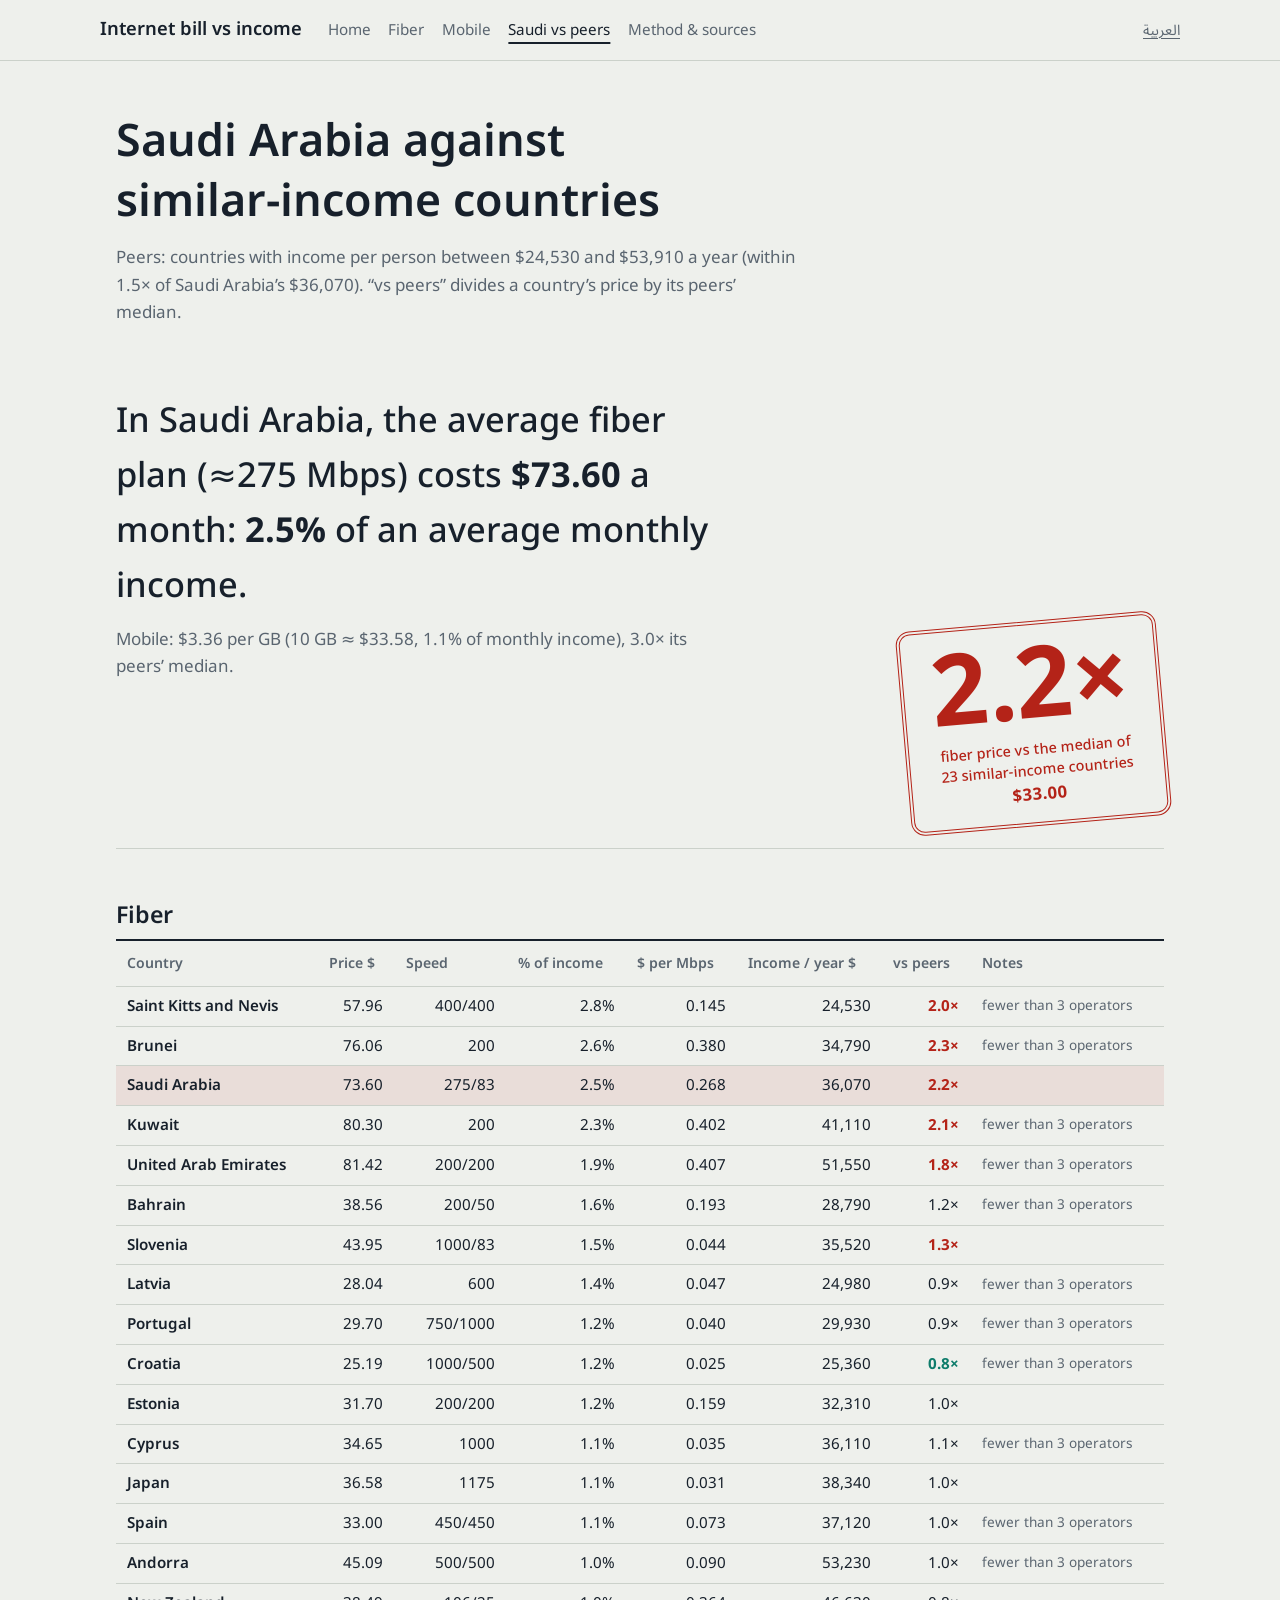
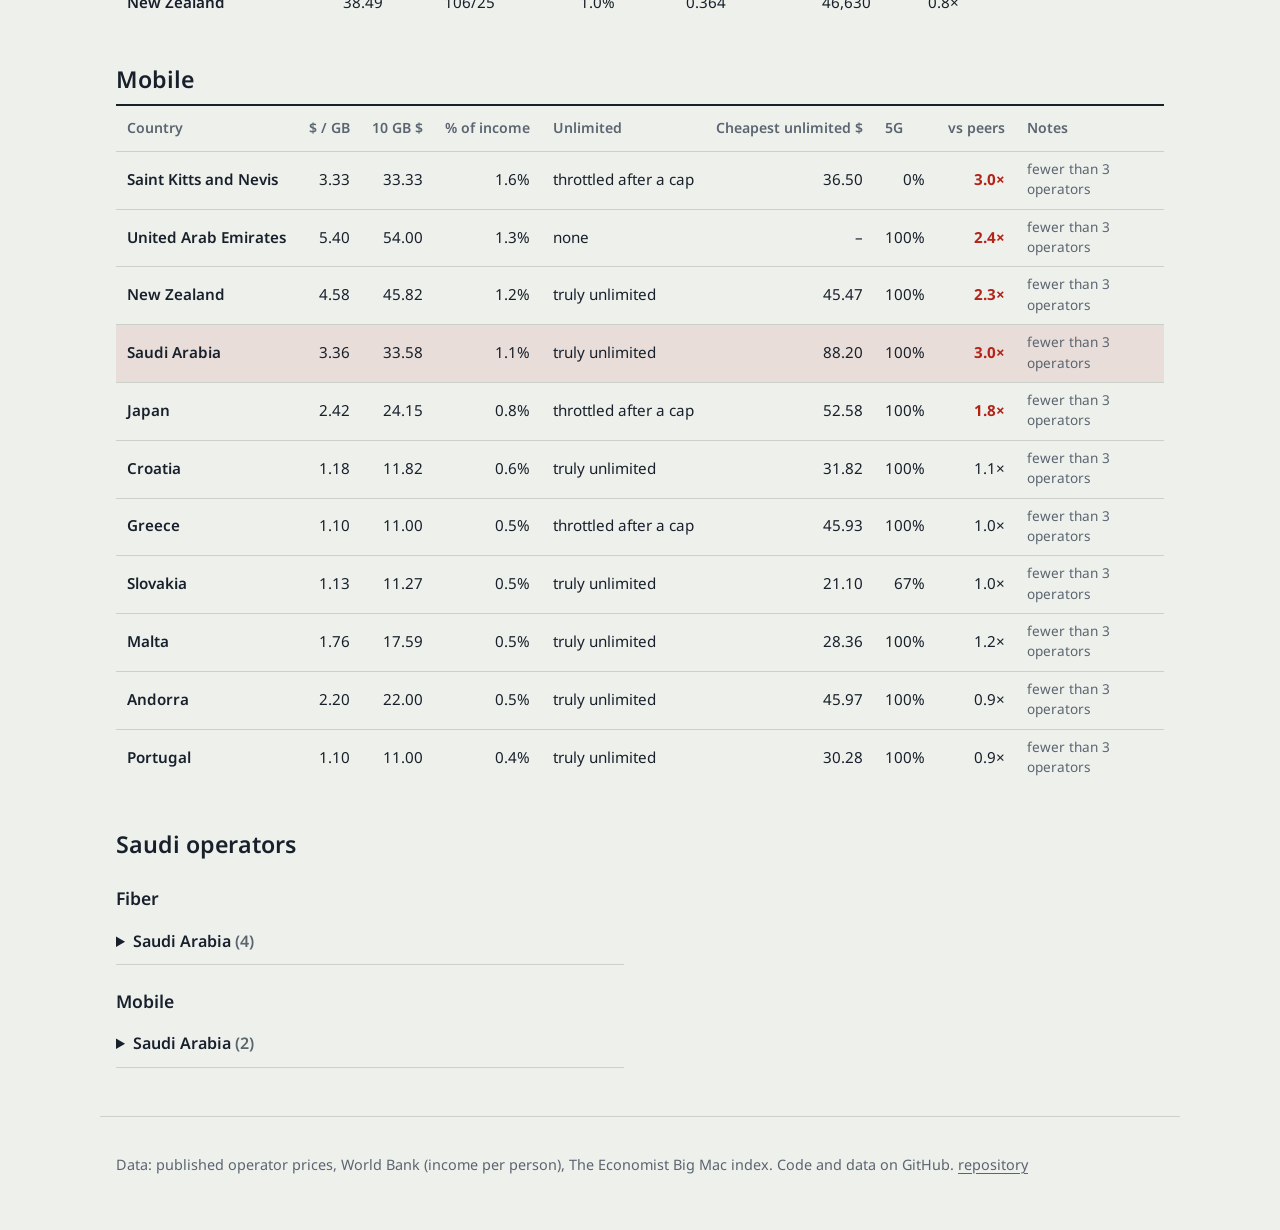
<file: docs/en/saudi.html>
<!doctype html>
<html lang="en" dir="ltr">
<head><meta charset="utf-8"><meta name="viewport" content="width=device-width,initial-scale=1">
<title>Saudi vs peers · Internet bill vs income</title><meta name="description" content="Fiber and mobile prices in 195 countries, averaged over each country&#x27;s 3 biggest operators, compared with income per person.">
<link rel="stylesheet" href="../assets/fonts.css"><link rel="stylesheet" href="../assets/site.css">
</head>
<body>
<header class="top"><a class="brand" href="index.html">Internet bill vs income</a>
<nav aria-label="primary"><a href="index.html">Home</a><a href="fiber.html">Fiber</a><a href="mobile.html">Mobile</a><a href="saudi.html" aria-current=page>Saudi vs peers</a><a href="method.html">Method &amp; sources</a></nav>
<a class="lang" href="../saudi.html" hreflang="ar">العربية</a></header>
<main>

<section class="pagehead"><h1>Saudi Arabia against similar-income countries</h1>
<p class="note">Peers: countries with income per person between $24,530 and $53,910 a year (within 1.5× of Saudi Arabia’s $36,070). “vs peers” divides a country’s price by its peers’ median.</p></section>
<section class="hero compact" aria-live="polite"><input type="hidden" id="country" value="SAU">
<p class="lede" id="lede"></p><p class="stamp" id="stamp" hidden><span id="stampnum"></span><span id="stamplab"></span></p>
<p class="lede2" id="lede2"></p></section>
<section><h2>Fiber</h2><div class="tablewrap"><table class="data sortable"><thead><tr><th scope="col" data-sort="th_country">Country</th><th scope="col" data-sort="th_price">Price $</th><th scope="col" data-sort="th_speed">Speed</th><th scope="col" data-sort="th_pct">% of income</th><th scope="col" data-sort="th_ppm">$ per Mbps</th><th scope="col" data-sort="th_gni">Income / year $</th><th scope="col" data-sort="th_vs">vs peers</th><th scope="col" data-sort="th_flags">Notes</th></tr></thead><tbody><tr data-iso="KNA" data-region="North America"><th scope="row">Saint Kitts and Nevis</th><td data-v="57.96"><bdi dir="ltr">57.96</bdi></td><td data-v="400.0"><bdi dir="ltr">400/400</bdi></td><td data-v="2.84"><bdi dir="ltr">2.8%</bdi></td><td data-v="0.1449"><bdi dir="ltr">0.145</bdi></td><td data-v="24530.0"><bdi dir="ltr">24,530</bdi></td><td data-v="1.952" class="hi"><bdi dir="ltr">2.0×</bdi></td><td class="fl">fewer than 3 operators</td></tr><tr data-iso="BRN" data-region="Asia"><th scope="row">Brunei</th><td data-v="76.06"><bdi dir="ltr">76.06</bdi></td><td data-v="200.0"><bdi dir="ltr">200</bdi></td><td data-v="2.62"><bdi dir="ltr">2.6%</bdi></td><td data-v="0.3803"><bdi dir="ltr">0.380</bdi></td><td data-v="34790.0"><bdi dir="ltr">34,790</bdi></td><td data-v="2.305" class="hi"><bdi dir="ltr">2.3×</bdi></td><td class="fl">fewer than 3 operators</td></tr><tr data-iso="SAU" data-region="Asia" class=home><th scope="row">Saudi Arabia</th><td data-v="73.6"><bdi dir="ltr">73.60</bdi></td><td data-v="275.0"><bdi dir="ltr">275/83</bdi></td><td data-v="2.45"><bdi dir="ltr">2.5%</bdi></td><td data-v="0.2676"><bdi dir="ltr">0.268</bdi></td><td data-v="36070.0"><bdi dir="ltr">36,070</bdi></td><td data-v="2.230" class="hi"><bdi dir="ltr">2.2×</bdi></td><td class="fl"></td></tr><tr data-iso="KWT" data-region="Asia"><th scope="row">Kuwait</th><td data-v="80.3"><bdi dir="ltr">80.30</bdi></td><td data-v="200.0"><bdi dir="ltr">200</bdi></td><td data-v="2.34"><bdi dir="ltr">2.3%</bdi></td><td data-v="0.4015"><bdi dir="ltr">0.402</bdi></td><td data-v="41110.0"><bdi dir="ltr">41,110</bdi></td><td data-v="2.084" class="hi"><bdi dir="ltr">2.1×</bdi></td><td class="fl">fewer than 3 operators</td></tr><tr data-iso="ARE" data-region="Asia"><th scope="row">United Arab Emirates</th><td data-v="81.42"><bdi dir="ltr">81.42</bdi></td><td data-v="200.0"><bdi dir="ltr">200/200</bdi></td><td data-v="1.9"><bdi dir="ltr">1.9%</bdi></td><td data-v="0.4071"><bdi dir="ltr">0.407</bdi></td><td data-v="51550.0"><bdi dir="ltr">51,550</bdi></td><td data-v="1.790" class="hi"><bdi dir="ltr">1.8×</bdi></td><td class="fl">fewer than 3 operators</td></tr><tr data-iso="BHR" data-region="Asia"><th scope="row">Bahrain</th><td data-v="38.56"><bdi dir="ltr">38.56</bdi></td><td data-v="200.0"><bdi dir="ltr">200/50</bdi></td><td data-v="1.61"><bdi dir="ltr">1.6%</bdi></td><td data-v="0.1928"><bdi dir="ltr">0.193</bdi></td><td data-v="28790.0"><bdi dir="ltr">28,790</bdi></td><td data-v="1.216" class=""><bdi dir="ltr">1.2×</bdi></td><td class="fl">fewer than 3 operators</td></tr><tr data-iso="SVN" data-region="Europe"><th scope="row">Slovenia</th><td data-v="43.95"><bdi dir="ltr">43.95</bdi></td><td data-v="1000.0"><bdi dir="ltr">1000/83</bdi></td><td data-v="1.48"><bdi dir="ltr">1.5%</bdi></td><td data-v="0.044"><bdi dir="ltr">0.044</bdi></td><td data-v="35520.0"><bdi dir="ltr">35,520</bdi></td><td data-v="1.299" class="hi"><bdi dir="ltr">1.3×</bdi></td><td class="fl"></td></tr><tr data-iso="LVA" data-region="Europe"><th scope="row">Latvia</th><td data-v="28.04"><bdi dir="ltr">28.04</bdi></td><td data-v="600.0"><bdi dir="ltr">600</bdi></td><td data-v="1.35"><bdi dir="ltr">1.4%</bdi></td><td data-v="0.0467"><bdi dir="ltr">0.047</bdi></td><td data-v="24980.0"><bdi dir="ltr">24,980</bdi></td><td data-v="0.867" class=""><bdi dir="ltr">0.9×</bdi></td><td class="fl">fewer than 3 operators</td></tr><tr data-iso="PRT" data-region="Europe"><th scope="row">Portugal</th><td data-v="29.7"><bdi dir="ltr">29.70</bdi></td><td data-v="750.0"><bdi dir="ltr">750/1000</bdi></td><td data-v="1.19"><bdi dir="ltr">1.2%</bdi></td><td data-v="0.0396"><bdi dir="ltr">0.040</bdi></td><td data-v="29930.0"><bdi dir="ltr">29,930</bdi></td><td data-v="0.937" class=""><bdi dir="ltr">0.9×</bdi></td><td class="fl">fewer than 3 operators</td></tr><tr data-iso="HRV" data-region="Europe"><th scope="row">Croatia</th><td data-v="25.19"><bdi dir="ltr">25.19</bdi></td><td data-v="1000.0"><bdi dir="ltr">1000/500</bdi></td><td data-v="1.19"><bdi dir="ltr">1.2%</bdi></td><td data-v="0.0252"><bdi dir="ltr">0.025</bdi></td><td data-v="25360.0"><bdi dir="ltr">25,360</bdi></td><td data-v="0.779" class="lo"><bdi dir="ltr">0.8×</bdi></td><td class="fl">fewer than 3 operators</td></tr><tr data-iso="EST" data-region="Europe"><th scope="row">Estonia</th><td data-v="31.7"><bdi dir="ltr">31.70</bdi></td><td data-v="200.0"><bdi dir="ltr">200/200</bdi></td><td data-v="1.18"><bdi dir="ltr">1.2%</bdi></td><td data-v="0.1585"><bdi dir="ltr">0.159</bdi></td><td data-v="32310.0"><bdi dir="ltr">32,310</bdi></td><td data-v="0.961" class=""><bdi dir="ltr">1.0×</bdi></td><td class="fl"></td></tr><tr data-iso="CYP" data-region="Asia"><th scope="row">Cyprus</th><td data-v="34.65"><bdi dir="ltr">34.65</bdi></td><td data-v="1000.0"><bdi dir="ltr">1000</bdi></td><td data-v="1.15"><bdi dir="ltr">1.1%</bdi></td><td data-v="0.0347"><bdi dir="ltr">0.035</bdi></td><td data-v="36110.0"><bdi dir="ltr">36,110</bdi></td><td data-v="1.050" class=""><bdi dir="ltr">1.1×</bdi></td><td class="fl">fewer than 3 operators</td></tr><tr data-iso="JPN" data-region="Asia"><th scope="row">Japan</th><td data-v="36.58"><bdi dir="ltr">36.58</bdi></td><td data-v="1175.0"><bdi dir="ltr">1175</bdi></td><td data-v="1.14"><bdi dir="ltr">1.1%</bdi></td><td data-v="0.0311"><bdi dir="ltr">0.031</bdi></td><td data-v="38340.0"><bdi dir="ltr">38,340</bdi></td><td data-v="0.964" class=""><bdi dir="ltr">1.0×</bdi></td><td class="fl"></td></tr><tr data-iso="ESP" data-region="Europe"><th scope="row">Spain</th><td data-v="33.0"><bdi dir="ltr">33.00</bdi></td><td data-v="450.0"><bdi dir="ltr">450/450</bdi></td><td data-v="1.07"><bdi dir="ltr">1.1%</bdi></td><td data-v="0.0733"><bdi dir="ltr">0.073</bdi></td><td data-v="37120.0"><bdi dir="ltr">37,120</bdi></td><td data-v="0.952" class=""><bdi dir="ltr">1.0×</bdi></td><td class="fl">fewer than 3 operators</td></tr><tr data-iso="AND" data-region="Europe"><th scope="row">Andorra</th><td data-v="45.09"><bdi dir="ltr">45.09</bdi></td><td data-v="500.0"><bdi dir="ltr">500/500</bdi></td><td data-v="1.02"><bdi dir="ltr">1.0%</bdi></td><td data-v="0.0902"><bdi dir="ltr">0.090</bdi></td><td data-v="53230.0"><bdi dir="ltr">53,230</bdi></td><td data-v="0.983" class=""><bdi dir="ltr">1.0×</bdi></td><td class="fl">fewer than 3 operators</td></tr><tr data-iso="NZL" data-region="Oceania"><th scope="row">New Zealand</th><td data-v="38.49"><bdi dir="ltr">38.49</bdi></td><td data-v="106.0"><bdi dir="ltr">106/25</bdi></td><td data-v="0.99"><bdi dir="ltr">1.0%</bdi></td><td data-v="0.3643"><bdi dir="ltr">0.364</bdi></td><td data-v="46630.0"><bdi dir="ltr">46,630</bdi></td><td data-v="0.846" class=""><bdi dir="ltr">0.8×</bdi></td><td class="fl"></td></tr><tr data-iso="FRA" data-region="Europe"><th scope="row">France</th><td data-v="37.38"><bdi dir="ltr">37.38</bdi></td><td data-v="1000.0"><bdi dir="ltr">1000/1000</bdi></td><td data-v="0.92"><bdi dir="ltr">0.9%</bdi></td><td data-v="0.0374"><bdi dir="ltr">0.037</bdi></td><td data-v="48630.0"><bdi dir="ltr">48,630</bdi></td><td data-v="0.815" class=""><bdi dir="ltr">0.8×</bdi></td><td class="fl">fewer than 3 operators</td></tr><tr data-iso="ITA" data-region="Europe"><th scope="row">Italy</th><td data-v="30.74"><bdi dir="ltr">30.74</bdi></td><td data-v="">–</td><td data-v="0.88"><bdi dir="ltr">0.9%</bdi></td><td data-v="">–</td><td data-v="42080.0"><bdi dir="ltr">42,080</bdi></td><td data-v="0.740" class="lo"><bdi dir="ltr">0.7×</bdi></td><td class="fl">fewer than 3 operators</td></tr><tr data-iso="MLT" data-region="Europe"><th scope="row">Malta</th><td data-v="28.56"><bdi dir="ltr">28.56</bdi></td><td data-v="275.0"><bdi dir="ltr">275/30</bdi></td><td data-v="0.83"><bdi dir="ltr">0.8%</bdi></td><td data-v="0.1039"><bdi dir="ltr">0.104</bdi></td><td data-v="41440.0"><bdi dir="ltr">41,440</bdi></td><td data-v="0.713" class="lo"><bdi dir="ltr">0.7×</bdi></td><td class="fl">fewer than 3 operators</td></tr><tr data-iso="SVK" data-region="Europe"><th scope="row">Slovakia</th><td data-v="17.75"><bdi dir="ltr">17.75</bdi></td><td data-v="400.0"><bdi dir="ltr">400/40</bdi></td><td data-v="0.81"><bdi dir="ltr">0.8%</bdi></td><td data-v="0.0444"><bdi dir="ltr">0.044</bdi></td><td data-v="26410.0"><bdi dir="ltr">26,410</bdi></td><td data-v="0.525" class="lo"><bdi dir="ltr">0.5×</bdi></td><td class="fl"></td></tr><tr data-iso="POL" data-region="Europe"><th scope="row">Poland</th><td data-v="14.16"><bdi dir="ltr">14.16</bdi></td><td data-v="300.0"><bdi dir="ltr">300</bdi></td><td data-v="0.67"><bdi dir="ltr">0.7%</bdi></td><td data-v="0.0472"><bdi dir="ltr">0.047</bdi></td><td data-v="25520.0"><bdi dir="ltr">25,520</bdi></td><td data-v="0.429" class="lo"><bdi dir="ltr">0.4×</bdi></td><td class="fl"></td></tr><tr data-iso="CZE" data-region="Europe"><th scope="row">Czechia</th><td data-v="18.0"><bdi dir="ltr">18.00</bdi></td><td data-v="250.0"><bdi dir="ltr">250/250</bdi></td><td data-v="0.66"><bdi dir="ltr">0.7%</bdi></td><td data-v="0.072"><bdi dir="ltr">0.072</bdi></td><td data-v="32960.0"><bdi dir="ltr">32,960</bdi></td><td data-v="0.532" class="lo"><bdi dir="ltr">0.5×</bdi></td><td class="fl">fewer than 3 operators</td></tr><tr data-iso="LTU" data-region="Europe"><th scope="row">Lithuania</th><td data-v="16.28"><bdi dir="ltr">16.28</bdi></td><td data-v="200.0"><bdi dir="ltr">200</bdi></td><td data-v="0.64"><bdi dir="ltr">0.6%</bdi></td><td data-v="0.0814"><bdi dir="ltr">0.081</bdi></td><td data-v="30500.0"><bdi dir="ltr">30,500</bdi></td><td data-v="0.503" class="lo"><bdi dir="ltr">0.5×</bdi></td><td class="fl">fewer than 3 operators</td></tr><tr data-iso="SMR" data-region="Europe"><th scope="row">San Marino</th><td data-v="28.49"><bdi dir="ltr">28.49</bdi></td><td data-v="100.0"><bdi dir="ltr">100/100</bdi></td><td data-v="0.63"><bdi dir="ltr">0.6%</bdi></td><td data-v="0.2849"><bdi dir="ltr">0.285</bdi></td><td data-v="53910.0"><bdi dir="ltr">53,910</bdi></td><td data-v="0.616" class="lo"><bdi dir="ltr">0.6×</bdi></td><td class="fl">fewer than 3 operators</td></tr></tbody></table></div></section>
<section><h2>Mobile</h2><div class="tablewrap"><table class="data sortable"><thead><tr><th scope="col">Country</th><th scope="col">$ / GB</th><th scope="col">10 GB $</th><th scope="col">% of income</th><th scope="col">Unlimited</th><th scope="col">Cheapest unlimited $</th><th scope="col">5G</th><th scope="col">vs peers</th><th scope="col">Notes</th></tr></thead><tbody><tr data-iso="KNA" data-region="North America"><th scope="row">Saint Kitts and Nevis</th><td data-v="3.333"><bdi dir="ltr">3.33</bdi></td><td data-v="33.33"><bdi dir="ltr">33.33</bdi></td><td data-v="1.63"><bdi dir="ltr">1.6%</bdi></td><td>throttled after a cap</td><td data-v="36.5"><bdi dir="ltr">36.50</bdi></td><td data-v="0"><bdi dir="ltr">0%</bdi></td><td data-v="2.973" class="hi"><bdi dir="ltr">3.0×</bdi></td><td class="fl">fewer than 3 operators</td></tr><tr data-iso="ARE" data-region="Asia"><th scope="row">United Arab Emirates</th><td data-v="5.4"><bdi dir="ltr">5.40</bdi></td><td data-v="54.0"><bdi dir="ltr">54.00</bdi></td><td data-v="1.26"><bdi dir="ltr">1.3%</bdi></td><td>none</td><td data-v="">–</td><td data-v="100"><bdi dir="ltr">100%</bdi></td><td data-v="2.437" class="hi"><bdi dir="ltr">2.4×</bdi></td><td class="fl">fewer than 3 operators</td></tr><tr data-iso="NZL" data-region="Oceania"><th scope="row">New Zealand</th><td data-v="4.582"><bdi dir="ltr">4.58</bdi></td><td data-v="45.82"><bdi dir="ltr">45.82</bdi></td><td data-v="1.18"><bdi dir="ltr">1.2%</bdi></td><td>truly unlimited</td><td data-v="45.47"><bdi dir="ltr">45.47</bdi></td><td data-v="100"><bdi dir="ltr">100%</bdi></td><td data-v="2.315" class="hi"><bdi dir="ltr">2.3×</bdi></td><td class="fl">fewer than 3 operators</td></tr><tr data-iso="SAU" data-region="Asia" class=home><th scope="row">Saudi Arabia</th><td data-v="3.358"><bdi dir="ltr">3.36</bdi></td><td data-v="33.58"><bdi dir="ltr">33.58</bdi></td><td data-v="1.12"><bdi dir="ltr">1.1%</bdi></td><td>truly unlimited</td><td data-v="88.2"><bdi dir="ltr">88.20</bdi></td><td data-v="100"><bdi dir="ltr">100%</bdi></td><td data-v="3.016" class="hi"><bdi dir="ltr">3.0×</bdi></td><td class="fl">fewer than 3 operators</td></tr><tr data-iso="JPN" data-region="Asia"><th scope="row">Japan</th><td data-v="2.415"><bdi dir="ltr">2.42</bdi></td><td data-v="24.15"><bdi dir="ltr">24.15</bdi></td><td data-v="0.76"><bdi dir="ltr">0.8%</bdi></td><td>throttled after a cap</td><td data-v="52.58"><bdi dir="ltr">52.58</bdi></td><td data-v="100"><bdi dir="ltr">100%</bdi></td><td data-v="1.849" class="hi"><bdi dir="ltr">1.8×</bdi></td><td class="fl">fewer than 3 operators</td></tr><tr data-iso="HRV" data-region="Europe"><th scope="row">Croatia</th><td data-v="1.182"><bdi dir="ltr">1.18</bdi></td><td data-v="11.82"><bdi dir="ltr">11.82</bdi></td><td data-v="0.56"><bdi dir="ltr">0.6%</bdi></td><td>truly unlimited</td><td data-v="31.82"><bdi dir="ltr">31.82</bdi></td><td data-v="100"><bdi dir="ltr">100%</bdi></td><td data-v="1.064" class=""><bdi dir="ltr">1.1×</bdi></td><td class="fl">fewer than 3 operators</td></tr><tr data-iso="GRC" data-region="Europe"><th scope="row">Greece</th><td data-v="1.1"><bdi dir="ltr">1.10</bdi></td><td data-v="11.0"><bdi dir="ltr">11.00</bdi></td><td data-v="0.52"><bdi dir="ltr">0.5%</bdi></td><td>throttled after a cap</td><td data-v="45.93"><bdi dir="ltr">45.93</bdi></td><td data-v="100"><bdi dir="ltr">100%</bdi></td><td data-v="0.979" class=""><bdi dir="ltr">1.0×</bdi></td><td class="fl">fewer than 3 operators</td></tr><tr data-iso="SVK" data-region="Europe"><th scope="row">Slovakia</th><td data-v="1.127"><bdi dir="ltr">1.13</bdi></td><td data-v="11.27"><bdi dir="ltr">11.27</bdi></td><td data-v="0.51"><bdi dir="ltr">0.5%</bdi></td><td>truly unlimited</td><td data-v="21.1"><bdi dir="ltr">21.10</bdi></td><td data-v="67"><bdi dir="ltr">67%</bdi></td><td data-v="1.005" class=""><bdi dir="ltr">1.0×</bdi></td><td class="fl">fewer than 3 operators</td></tr><tr data-iso="MLT" data-region="Europe"><th scope="row">Malta</th><td data-v="1.759"><bdi dir="ltr">1.76</bdi></td><td data-v="17.59"><bdi dir="ltr">17.59</bdi></td><td data-v="0.51"><bdi dir="ltr">0.5%</bdi></td><td>truly unlimited</td><td data-v="28.36"><bdi dir="ltr">28.36</bdi></td><td data-v="100"><bdi dir="ltr">100%</bdi></td><td data-v="1.185" class=""><bdi dir="ltr">1.2×</bdi></td><td class="fl">fewer than 3 operators</td></tr><tr data-iso="AND" data-region="Europe"><th scope="row">Andorra</th><td data-v="2.2"><bdi dir="ltr">2.20</bdi></td><td data-v="22.0"><bdi dir="ltr">22.00</bdi></td><td data-v="0.5"><bdi dir="ltr">0.5%</bdi></td><td>truly unlimited</td><td data-v="45.97"><bdi dir="ltr">45.97</bdi></td><td data-v="100"><bdi dir="ltr">100%</bdi></td><td data-v="0.911" class=""><bdi dir="ltr">0.9×</bdi></td><td class="fl">fewer than 3 operators</td></tr><tr data-iso="PRT" data-region="Europe"><th scope="row">Portugal</th><td data-v="1.1"><bdi dir="ltr">1.10</bdi></td><td data-v="11.0"><bdi dir="ltr">11.00</bdi></td><td data-v="0.44"><bdi dir="ltr">0.4%</bdi></td><td>truly unlimited</td><td data-v="30.28"><bdi dir="ltr">30.28</bdi></td><td data-v="100"><bdi dir="ltr">100%</bdi></td><td data-v="0.931" class=""><bdi dir="ltr">0.9×</bdi></td><td class="fl">fewer than 3 operators</td></tr><tr data-iso="CYP" data-region="Asia"><th scope="row">Cyprus</th><td data-v="1.1"><bdi dir="ltr">1.10</bdi></td><td data-v="11.0"><bdi dir="ltr">11.00</bdi></td><td data-v="0.37"><bdi dir="ltr">0.4%</bdi></td><td>none</td><td data-v="40.6"><bdi dir="ltr">40.60</bdi></td><td data-v="33"><bdi dir="ltr">33%</bdi></td><td data-v="0.953" class=""><bdi dir="ltr">1.0×</bdi></td><td class="fl">fewer than 3 operators</td></tr><tr data-iso="ESP" data-region="Europe"><th scope="row">Spain</th><td data-v="1.1"><bdi dir="ltr">1.10</bdi></td><td data-v="11.0"><bdi dir="ltr">11.00</bdi></td><td data-v="0.36"><bdi dir="ltr">0.4%</bdi></td><td>none</td><td data-v="40.22"><bdi dir="ltr">40.22</bdi></td><td data-v="100"><bdi dir="ltr">100%</bdi></td><td data-v="0.931" class=""><bdi dir="ltr">0.9×</bdi></td><td class="fl">fewer than 3 operators</td></tr><tr data-iso="EST" data-region="Europe"><th scope="row">Estonia</th><td data-v="0.98"><bdi dir="ltr">0.98</bdi></td><td data-v="9.8"><bdi dir="ltr">9.80</bdi></td><td data-v="0.36"><bdi dir="ltr">0.4%</bdi></td><td>truly unlimited</td><td data-v="22.01"><bdi dir="ltr">22.01</bdi></td><td data-v="100"><bdi dir="ltr">100%</bdi></td><td data-v="0.829" class=""><bdi dir="ltr">0.8×</bdi></td><td class="fl">fewer than 3 operators</td></tr><tr data-iso="POL" data-region="Europe"><th scope="row">Poland</th><td data-v="0.75"><bdi dir="ltr">0.75</bdi></td><td data-v="7.5"><bdi dir="ltr">7.50</bdi></td><td data-v="0.35"><bdi dir="ltr">0.3%</bdi></td><td>none</td><td data-v="17.77"><bdi dir="ltr">17.77</bdi></td><td data-v="100"><bdi dir="ltr">100%</bdi></td><td data-v="0.667" class="lo"><bdi dir="ltr">0.7×</bdi></td><td class="fl">fewer than 3 operators</td></tr><tr data-iso="BRN" data-region="Asia"><th scope="row">Brunei</th><td data-v="0.97"><bdi dir="ltr">0.97</bdi></td><td data-v="9.7"><bdi dir="ltr">9.70</bdi></td><td data-v="0.33"><bdi dir="ltr">0.3%</bdi></td><td>none</td><td data-v="">–</td><td data-v="100"><bdi dir="ltr">100%</bdi></td><td data-v="0.786" class="lo"><bdi dir="ltr">0.8×</bdi></td><td class="fl">fewer than 3 operators</td></tr><tr data-iso="SMR" data-region="Europe"><th scope="row">San Marino</th><td data-v="1.094"><bdi dir="ltr">1.09</bdi></td><td data-v="10.94"><bdi dir="ltr">10.94</bdi></td><td data-v="0.24"><bdi dir="ltr">0.2%</bdi></td><td>truly unlimited</td><td data-v="20.11"><bdi dir="ltr">20.11</bdi></td><td data-v="100"><bdi dir="ltr">100%</bdi></td><td data-v="0.453" class="lo"><bdi dir="ltr">0.5×</bdi></td><td class="fl">fewer than 3 operators</td></tr></tbody></table></div></section>
<section><h2>Saudi operators</h2>
<h3>Fiber</h3><div class="opsgrid"><details data-iso="SAU"><summary>Saudi Arabia <span class="muted">(4)</span></summary><ul><li><span class="op" dir="auto">Mobily</span> <bdi>Home Fiber Postpaid 300</bdi> · <bdi dir="ltr">300/100</bdi> Mbps · <b><bdi dir="ltr">$76.67</bdi></b> <span class="src">source: <a href="https://www.mobily.com.sa/web/en/personal/home/fiber-postpaid/fiber-postpaid-300" rel="noopener nofollow" dir="ltr">mobily.com.sa</a></span> <span class="st st-corrected">corrected</span></li><li><span class="op" dir="auto">Salam</span> <bdi>Salam Fiber POSTPAID 300</bdi> · <bdi dir="ltr">300/100</bdi> Mbps · <b><bdi dir="ltr">$77.33</bdi></b> <span class="src">source: <a href="https://salam.sa/en/personal/fiber-postpaid" rel="noopener nofollow" dir="ltr">salam.sa</a></span> <span class="st st-corrected">corrected</span></li><li><span class="op" dir="auto">STC</span> <bdi>Baity Fiber Basic</bdi> · <bdi dir="ltr">300/?</bdi> Mbps · <b><bdi dir="ltr">$76.67</bdi></b> <span class="src">source: <a href="https://www.stc.com.sa/content/stc/sa/en/personal/homepackages/baity-bundles.html" rel="noopener nofollow" dir="ltr">stc.com.sa</a></span> <span class="st st-verified">verified</span></li><li><span class="op" dir="auto">Zain</span> <bdi>Fiber Home</bdi> · <bdi dir="ltr">200/50</bdi> Mbps · <b><bdi dir="ltr">$63.73</bdi></b> <span class="src">source: <a href="https://shop.sa.zain.com/en/product/fiber-home" rel="noopener nofollow" dir="ltr">shop.sa.zain.com</a></span> <span class="st st-verified">verified</span></li></ul></details></div>
<h3>Mobile</h3><div class="opsgrid"><details data-iso="SAU"><summary>Saudi Arabia <span class="muted">(2)</span></summary><ul><li><span class="op" dir="auto">STC</span> <b><bdi dir="ltr">$36.80</bdi></b> / 10 GB · truly unlimited<br><span class="muted">Fair-use policy: <bdi>not stated in the rendered text</bdi></span> <span class="src">source: <a href="https://www.stc.com.sa/en/personal/mobile/quicknet/quicknet-prepaid.html" rel="noopener nofollow" dir="ltr">stc.com.sa</a></span> <span class="st st-corrected">corrected</span></li><li><span class="op" dir="auto">Zain</span> <b><bdi dir="ltr">$30.36</bdi></b> / 10 GB · truly unlimited<br><span class="muted">Fair-use policy: <bdi>none published (no FUP threshold disclosed)</bdi></span> <span class="src">source: <a href="https://shop.sa.zain.com/en/product/prepaid-data" rel="noopener nofollow" dir="ltr">shop.sa.zain.com</a></span> <span class="st st-corrected">corrected</span></li></ul></details></div></section>
</main>
<footer><p>Data: published operator prices, World Bank (income per person), The Economist Big Mac index. Code and data on GitHub. <a href="https://github.com/24bit192kHz/internet-scam-study">repository</a></p></footer>
<div id="tip" role="status" hidden></div>
<script>window.LANG="en";</script>
<script src="../assets/data.js"></script><script src="../assets/site.js"></script>
</body></html>
</file>
<file: docs/assets/fonts.css>
@font-face {
  font-family: 'Noto Sans Arabic';
  font-style: normal;
  font-weight: 400 700;
  font-stretch: 100%;
  font-display: swap;
  src: url(fonts/NotoSansArabic-arabic.woff2) format('woff2');
  unicode-range: U+0600-06FF, U+0750-077F, U+0870-0891, U+0897-08E1, U+08E3-08FF, U+200C-200E, U+2010-2011, U+204F, U+2E41, U+FB50-FDFF, U+FE70-FE74, U+FE76-FEFC, U+102E0-102FB, U+10E60-10E7E, U+10EC2-10EC7, U+10EC9-10EEE, U+10EF0-10EFF, U+1EE00-1EE03, U+1EE05-1EE1F, U+1EE21-1EE22, U+1EE24, U+1EE27, U+1EE29-1EE32, U+1EE34-1EE37, U+1EE39, U+1EE3B, U+1EE42, U+1EE47, U+1EE49, U+1EE4B, U+1EE4D-1EE4F, U+1EE51-1EE52, U+1EE54, U+1EE57, U+1EE59, U+1EE5B, U+1EE5D, U+1EE5F, U+1EE61-1EE62, U+1EE64, U+1EE67-1EE6A, U+1EE6C-1EE72, U+1EE74-1EE77, U+1EE79-1EE7C, U+1EE7E, U+1EE80-1EE89, U+1EE8B-1EE9B, U+1EEA1-1EEA3, U+1EEA5-1EEA9, U+1EEAB-1EEBB, U+1EEF0-1EEF1;
}
@font-face {
  font-family: 'Noto Sans Arabic';
  font-style: normal;
  font-weight: 400 700;
  font-stretch: 100%;
  font-display: swap;
  src: url(fonts/NotoSansArabic-latin.woff2) format('woff2');
  unicode-range: U+0000-00FF, U+0131, U+0152-0153, U+02BB-02BC, U+02C6, U+02DA, U+02DC, U+0304, U+0308, U+0329, U+2000-206F, U+20AC, U+2122, U+2191, U+2193, U+2212, U+2215, U+FEFF, U+FFFD;
}
@font-face {
  font-family: 'Noto Sans';
  font-style: normal;
  font-weight: 400 700;
  font-stretch: 100%;
  font-display: swap;
  src: url(fonts/NotoSans-latin.woff2) format('woff2');
  unicode-range: U+0000-00FF, U+0131, U+0152-0153, U+02BB-02BC, U+02C6, U+02DA, U+02DC, U+0304, U+0308, U+0329, U+2000-206F, U+20AC, U+2122, U+2191, U+2193, U+2212, U+2215, U+FEFF, U+FFFD;
}
</file>
<file: docs/assets/site.css>
:root{
  --paper:#EEF0EC; --panel:#F7F8F5; --ink:#17202B; --muted:#5A6570; --rule:#CBD1CA;
  --over:#B42318; --under:#0E7C6B; --focus:#1D4ED8;
  --display:"Noto Sans Arabic","Noto Sans",system-ui,sans-serif;
  --text:"Noto Sans Arabic","Noto Sans",system-ui,sans-serif;
  color-scheme:light;
}
@media (prefers-color-scheme:dark){:root:not([data-theme="light"]){
  --paper:#12171D; --panel:#18202A; --ink:#E5E8E3; --muted:#97A2AB; --rule:#2B343E;
  --over:#F07362; --under:#43C2A8; --focus:#8AB4FF; color-scheme:dark}}
:root[data-theme="dark"]{--paper:#12171D; --panel:#18202A; --ink:#E5E8E3; --muted:#97A2AB; --rule:#2B343E;
  --over:#F07362; --under:#43C2A8; --focus:#8AB4FF; color-scheme:dark}

*{box-sizing:border-box}
html{-webkit-text-size-adjust:100%}
body{margin:0;background:var(--paper);color:var(--ink);font:400 17px/1.75 var(--text);
  font-variant-numeric:tabular-nums lining-nums}
html[lang="en"] body{line-height:1.6}
a{color:inherit;text-decoration-color:var(--muted);text-underline-offset:.2em}
a:hover{text-decoration-color:var(--ink)}
:focus-visible{outline:3px solid var(--focus);outline-offset:2px;border-radius:2px}
bdi{unicode-bidi:isolate}

.top{display:flex;flex-wrap:wrap;align-items:baseline;gap:.4rem 1.6rem;padding:1.1rem max(16px,calc((100vw - 1080px)/2));
  border-bottom:1px solid var(--rule)}
.brand{font:600 1.15rem/1.3 var(--display);text-decoration:none}
.top nav{display:flex;flex-wrap:wrap;gap:.2rem 1.1rem;font-size:.95rem}
.top nav a{text-decoration:none;color:var(--muted)}
.top nav a[aria-current]{color:var(--ink);text-decoration:underline;text-decoration-thickness:2px;text-underline-offset:.45em}
.lang{margin-inline-start:auto;font-size:.9rem;color:var(--muted)}

main{max-width:1080px;margin:0 auto;padding:0 16px 3rem}
section{margin-top:3.2rem}
h1{font:600 clamp(1.9rem,4.4vw,2.8rem)/1.35 var(--display);margin:0 0 .8rem;max-width:22ch}
h2{font:600 1.45rem/1.4 var(--display);margin:0 0 .4rem}
h3{font:600 1.1rem/1.4 var(--display);margin:1.6rem 0 .4rem}
.note,.muted{color:var(--muted)}
.note{max-width:68ch;margin:.2rem 0 1rem}
.prose p,.prose li{max-width:68ch}

/* hero: one sentence that rewrites itself + the overcharge stamp */
.hero{display:grid;grid-template-columns:minmax(0,1fr) auto;gap:.4rem 2.4rem;align-items:center;
  padding:1.6rem 0 1.4rem;border-bottom:1px solid var(--rule)}
.hero.compact{padding-top:1rem}
.picker{grid-column:1/-1;display:flex;gap:.8rem;align-items:baseline;font-size:.95rem;color:var(--muted)}
.picker select{font:600 1.05rem var(--display);color:var(--ink);background:transparent;border:0;
  border-bottom:2px solid var(--ink);padding:.15rem .2rem;max-width:70vw}
.lede{grid-column:1;font:500 clamp(1.45rem,3.2vw,2.15rem)/1.6 var(--display);margin:0;max-width:30ch}
.lede b{font-weight:700}
.lede2{grid-column:1;margin:.4rem 0 0;color:var(--muted);max-width:60ch}
.stamp{grid-column:2;grid-row:2/4;margin:0;display:flex;flex-direction:column;align-items:center;
  border:4px double currentColor;border-radius:14px;padding:.6rem 1.4rem .9rem;transform:rotate(-5deg);
  color:var(--over);min-width:11rem;text-align:center}
.stamp.fair{color:var(--under)}
#stampnum{font:700 clamp(3.4rem,9vw,6.2rem)/1.05 var(--display);direction:ltr}
#stamplab{font:500 .9rem/1.5 var(--display);max-width:13rem}
#stamplab .med{font-weight:700;font-size:1.05rem}
#stamplab .aud{font-size:.78rem;opacity:.85}
@media (prefers-reduced-motion:no-preference){
  .stamp.thump{animation:thump .38s cubic-bezier(.2,1.6,.4,1)}
  @keyframes thump{from{transform:rotate(-5deg) scale(1.35);opacity:0}to{transform:rotate(-5deg) scale(1);opacity:1}}}
@media (max-width:700px){
  .hero{grid-template-columns:1fr}
  .stamp{grid-column:1;grid-row:auto;justify-self:start;margin:1rem 0 .4rem}}

/* charts */
figure{margin:0}
.chart{width:100%;height:auto;display:block;direction:ltr;font-family:var(--display);overflow:visible}
.chart .grid{stroke:var(--rule);stroke-width:1}
.chart .lane{stroke:var(--rule);stroke-dasharray:2 4}
.chart .tick{fill:var(--muted);font-size:13px}
.chart .lab{fill:var(--ink);font-size:14px}
.chart .axis{fill:var(--muted);font-size:13px}
.chart .fair{stroke:var(--ink);stroke-width:1.5;stroke-dasharray:6 4}
.chart .dot{cursor:pointer;transform-box:fill-box;transform-origin:center}
.chart .dot .ring{stroke-width:2.2;fill:var(--paper)}
.chart .dot.over .ring{stroke:var(--over)} .chart .dot.under .ring{stroke:var(--under)}
.chart .dot:hover{transform:scale(1.35)}
.chart .dot.sel{transform:scale(1.7)}
.chart .dot.sel .ring{stroke-width:2.6}
.chart .dot.dim{opacity:.12}
.chart .sel-lab{fill:var(--ink);font-size:14px;font-weight:600;paint-order:stroke;stroke:var(--paper);stroke-width:4px}
figcaption{display:flex;flex-wrap:wrap;gap:.3rem 1rem;align-items:center;font-size:.9rem;color:var(--muted);margin-top:.4rem}
.key{display:inline-block;width:.7rem;height:.7rem;border-radius:50%;margin-inline-end:-.6rem}
.key.over{border:2.5px solid var(--over)} .key.under{border:2.5px solid var(--under)}
.key.fairk{border-radius:0;height:0;width:1.2rem;border-top:2px dashed var(--ink)}
figure.scroll{direction:ltr;overflow-x:auto;-webkit-overflow-scrolling:touch}
@media (max-width:700px){.strip{min-width:660px}.scatter{min-width:620px}}

#tip{position:fixed;z-index:9;pointer-events:none;background:var(--ink);color:var(--paper);
  font:500 .9rem/1.45 var(--display);padding:.45rem .7rem;border-radius:6px;max-width:16rem}

.chips{display:flex;flex-wrap:wrap;gap:.4rem;margin:.2rem 0 .8rem}
.chip{font:500 .9rem var(--display);color:var(--ink);background:transparent;border:1px solid var(--rule);
  border-radius:999px;padding:.2rem .8rem;cursor:pointer}
.chip[aria-pressed="true"]{background:var(--ink);color:var(--paper);border-color:var(--ink)}

/* doors on the home page */
.cols{display:grid;grid-template-columns:repeat(3,minmax(0,1fr));gap:0;border-top:1px solid var(--rule)}
.door{display:block;text-decoration:none;padding:1.2rem 1.2rem 1.4rem;border-inline-end:1px solid var(--rule)}
.door:last-child{border-inline-end:0}
.door h2{font-size:1.2rem}.door p{margin:.3rem 0 0;color:var(--muted);font-size:.98rem}
.door:hover h2{text-decoration:underline}
@media (max-width:760px){.cols{grid-template-columns:1fr}.door{border-inline-end:0;border-bottom:1px solid var(--rule)}}

/* tables */
.search{font:400 1rem var(--text);color:var(--ink);background:var(--panel);border:1px solid var(--rule);
  border-radius:8px;padding:.45rem .8rem;width:min(100%,24rem);margin:.2rem 0 .8rem}
.tablewrap{overflow-x:auto;border-top:2px solid var(--ink);max-height:75vh}
table.data{border-collapse:collapse;width:100%;font-size:.95rem;line-height:1.5}
.data th,.data td{padding:.5rem .7rem;text-align:start;border-bottom:1px solid var(--rule);white-space:nowrap}
.data thead th{position:sticky;top:0;background:var(--paper);font:600 .88rem var(--display);color:var(--muted);
  cursor:pointer;user-select:none}
.data thead th[aria-sort]{color:var(--ink)}
.data thead th[aria-sort="ascending"]::after{content:" ▲";font-size:.7em}
.data thead th[aria-sort="descending"]::after{content:" ▼";font-size:.7em}
.data tbody th{font-weight:600}
.data td[data-v]{text-align:end}
.data td.hi{color:var(--over);font-weight:700} .data td.lo{color:var(--under);font-weight:700}
.data td.fl{color:var(--muted);font-size:.85rem;white-space:normal;min-width:9rem}
.data tr.home{background:color-mix(in srgb,var(--over) 9%,transparent)}
.data tr[hidden]{display:none}

/* operator details */
.opsgrid{columns:2 22rem;column-gap:2rem}
details{break-inside:avoid;border-bottom:1px solid var(--rule);padding:.35rem 0}
summary{cursor:pointer;font:600 1rem var(--display)}
details ul{margin:.3rem 0 .6rem;padding-inline-start:1.1rem;font-size:.92rem;line-height:1.7}
details li{margin:.25rem 0}
.op{font-weight:700}
.src{color:var(--muted);font-size:.85rem}
.st{font:500 .75rem var(--display);border:1px solid var(--rule);border-radius:4px;padding:0 .35rem;color:var(--muted)}
.st-verified,.st-corrected,.st-new{color:var(--under);border-color:currentColor}
.st-unsourced{color:var(--over);border-color:currentColor}
.cols3{columns:3 12rem;font-size:.92rem}

footer{max-width:1080px;margin:0 auto;padding:1.4rem 16px 2.4rem;border-top:1px solid var(--rule);color:var(--muted);font-size:.9rem}
</file>
